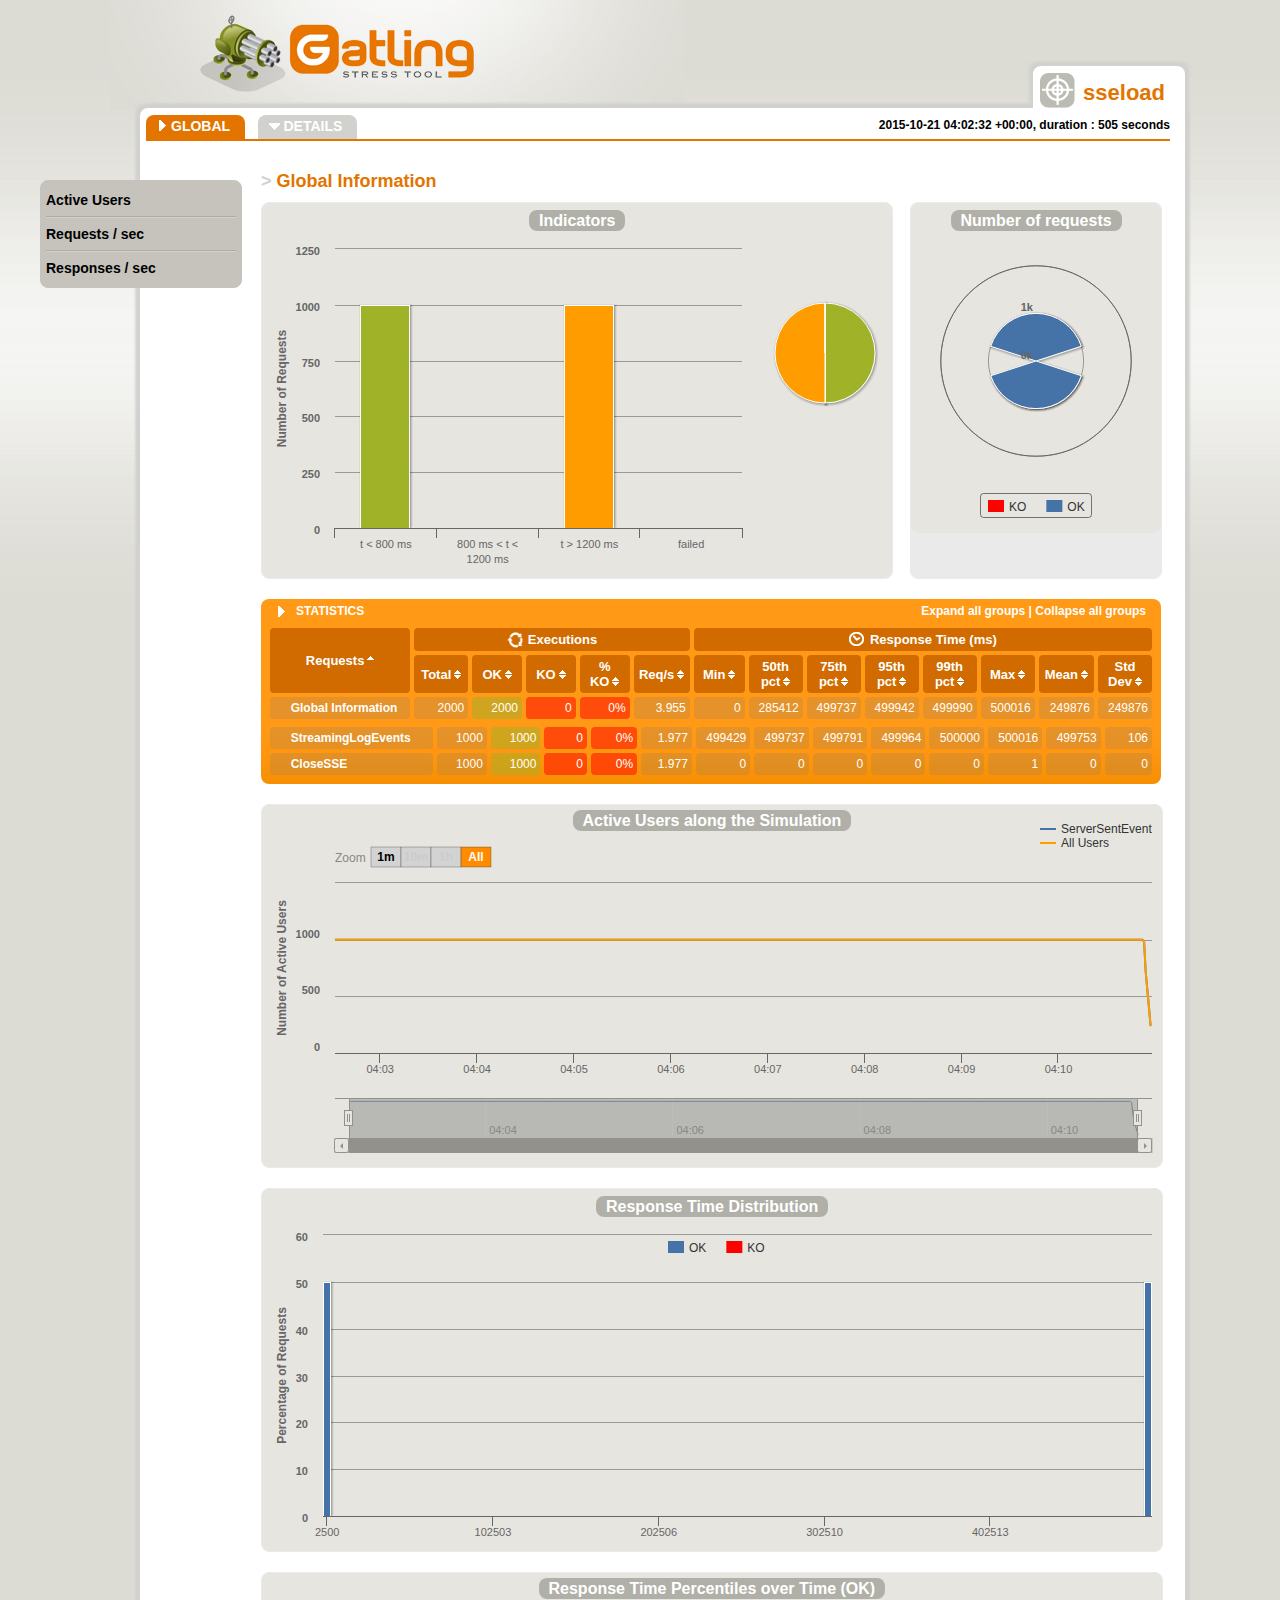
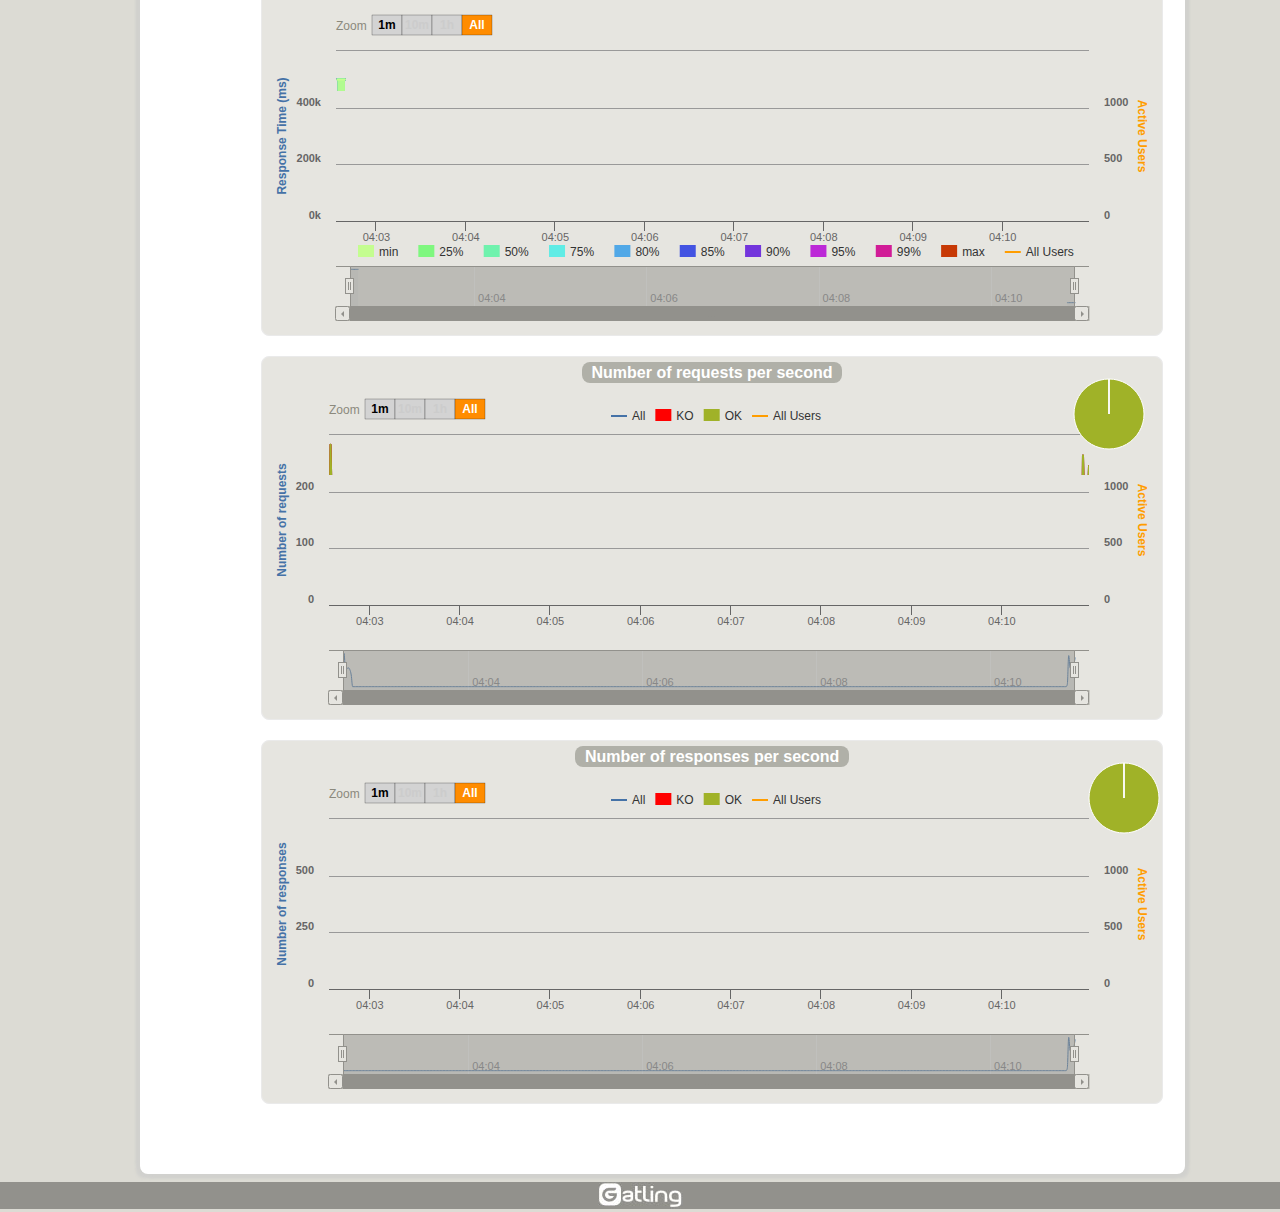
<file: results/sseload-1445400152360/index.html>
<!DOCTYPE html>
<html>
<head>
<meta charset="UTF-8">
<link rel="shortcut icon" type="image/x-icon" href="style/favicon.ico"/>
<link href="style/style.css" rel="stylesheet" type="text/css" />
<link href="style/bootstrap.min.css" rel="stylesheet" type="text/css" />
<script type="text/javascript" src="js/jquery.min.js"></script>
<script type="text/javascript" src="js/bootstrap.min.js"></script>
<script type="text/javascript" src="js/gatling.js"></script>
<script type="text/javascript" src="js/moment.min.js"></script>
<script type="text/javascript" src="js/menu.js"></script>
<script type="text/javascript" src="js/all_sessions.js"></script>
<script type="text/javascript" src="js/stats.js"></script>
<script type="text/javascript" src="js/highstock.js"></script>
<script type="text/javascript" src="js/highcharts-more.js"></script>
<script type="text/javascript" src="js/theme.js"></script>
<title>Gatling Stats - Global Information</title>
</head>
<body>
<div class="frise"></div>
<div class="container details">
    <div class="head">
        <a href="http://gatling.io" target="blank_" title="Gatling Home Page"><img alt="Gatling" src="style/logo.png"/></a>
    </div>
    <div class="main">
        <div class="cadre">
                <div class="onglet">
                    <img src="style/cible.png" />
                    <p><span>sseload</span></p>
                </div>
                <div class="content">
                    <div class="sous-menu">
                        <div class="item ouvert"><a href="index.html">GLOBAL</a></div>
                        <div class="item "><a id="details_link" href="#">DETAILS</a></div>
                        <script type="text/javascript">
                          var timestamp = 1445400152360;
                          var runStartHumanDate = moment(timestamp).format("YYYY-MM-DD HH:mm:ss Z");
                          document.writeln("<p class='sim_desc' title='"+ runStartHumanDate +", duration : 505 seconds' data-content=''>");
                          document.writeln("<b>" + runStartHumanDate + ", duration : 505 seconds </b>");
                          document.writeln("</p>");
                        </script>
                    </div>
                    <div class="content-in">
                        <h1><span>> </span>Global Information</h1>
                        <div class="article">
                            
            <div class="schema polar">
              <div id="container_number_of_requests"></div>
            </div>

            <div class="schema demi">
              <div id="container_indicators" class="demi"></div>
            </div>

                        <div class="statistics extensible-geant collapsed">
                            <div class="title">
                                <div class="right">
                                    <span class="expand-all-button">Expand all groups</span> | <span class="collapse-all-button">Collapse all groups</span>
                                </div>
                                <div id="statistics_title" class="title_collapsed">STATISTICS <span>(Click here to show more)</span></div>
                            </div>
                            <table id="container_statistics_head" class="statistics-in extensible-geant">
                                <thead>
                                    <tr>
                                        <th rowspan="2" id="col-1" class="header sortable sorted-up"><span>Requests</span></th>
                                        <th colspan="5" class="header"><span class="executions">Executions</span></th>
                                        <th colspan="8" class="header"><span class="response-time">Response Time (ms)</span></th>
                                    </tr>
                                    <tr>
                                        <th id="col-2" class="header sortable"><span>Total</span></th>
                                        <th id="col-3" class="header sortable"><span>OK</span></th>
                                        <th id="col-4" class="header sortable"><span>KO</span></th>
                                        <th id="col-5" class="header sortable"><span>% KO</span></th>
                                        <th id="col-6" class="header sortable"><span>Req/s</span></th>
                                        <th id="col-7" class="header sortable"><span>Min</span></th>
<th id="col-8" class="header sortable"><span>50th pct</span></th>
<th id="col-9" class="header sortable"><span>75th pct</span></th>
<th id="col-10" class="header sortable"><span>95th pct</span></th>
<th id="col-11" class="header sortable"><span>99th pct</span></th>
<th id="col-12" class="header sortable"><span>Max</span></th>
<th id="col-13" class="header sortable"><span>Mean</span></th>
<th id="col-14" class="header sortable"><span>Std Dev</span></th>
                                    </tr>
                                </thead>
                                <tbody></tbody>
                            </table>
                            <div class="scrollable">
                                <table id="container_statistics_body" class="statistics-in extensible-geant">
                                    <tbody></tbody>
                                </table>
                            </div>
                        </div>

            <div class="schema geant">
              <a name="active_users"></a>
              <div id="container_active_users" class="geant"></div>
            </div>

            <div class="schema geant">
              <div id="container_distrib" class="geant"></div>
            </div>

            <div class="schema geant">
              <div id="container" class="geant"></div>
            </div>

            <div class="schema geant">
              <a name="requests"></a>
                <div id="container_requests" class="geant"></div>
            </div>

            <div class="schema geant">
              <a name="responses"></a>
                <div id="container_responses" class="geant"></div>
            </div>

                        </div>
                    </div>
                </div>
        </div>
    </div>
    <div class="nav">
        <ul></ul>
    </div>
</div>
<div class="foot">
    <a href="http://gatling.io" title="Gatling Home Page"><img alt="Gatling" src="style/logo-gatling.jpg"/></a>
</div>
<script type="text/javascript">
    var pageStats = stats.stats;
    $(document).ready(function() {
        $('.sim_desc').popover({trigger:'hover', placement:'bottom'});
        setDetailsLinkUrl();
        setGlobalMenu();
        setActiveMenu();
        fillStats(pageStats);
        
function numberOfRequestsDataForGroup(group) {
  var data = {names: [], oks: [], kos: []};

  $.each(group.contents, function(contentName, content) {
    if (content.type == 'GROUP') {
      var result = numberOfRequestsDataForGroup(content);
      data.names = data.names.concat(result.names);
      data.oks = data.oks.concat(result.oks);
      data.kos = data.kos.concat(result.kos);
    }
    else if (content.type == 'REQUEST') {
      data.names.push(content.path);
      data.oks.push(parseInt(content.stats.numberOfRequests.ok));
      data.kos.push(parseInt(content.stats.numberOfRequests.ko));
    }
  });

  return data;
}

var numberOfRequestsData = numberOfRequestsDataForGroup(stats);

new Highcharts.Chart({
  chart: {
    renderTo:'container_number_of_requests',
    polar:true,
    type:'column',
    height:330
  },
  credits:{
    enabled:false
  },
  title:{
    text:'<span class="chart_title">Number of requests</span>',
    useHTML: true
  },
  xAxis:{
    tickmarkPlacement:'on',
    tickInterval: 1,
    categories:numberOfRequestsData.names,
    labels:{ enabled:false }
  },
  yAxis:{
    min:0
  },
  plotOptions:{
    series:{
      stacking:'normal',
      groupPadding:0,
      pointPlacement:'on',
      shadow: true
    }
  },
  legend: {
    	borderWidth: 0.5,
      borderRadius: 3,
      borderColor: 'black',
      itemStyle: { fontWeight: "normal" }
  },
  series:[
    {
      name:'KO',
      data:numberOfRequestsData.kos,
      color:"#FF0000"
    },
    {
      name:'OK',
      data:numberOfRequestsData.oks,
      color:"#4572A7"
    }
  ]
});

Highcharts.setOptions({
  global: { useUTC: false }
});

var indicatorsChart = new Highcharts.Chart({
  chart: {
    renderTo: 'container_indicators',
    marginRight: 150
  },
  credits: { enabled: false },
  legend: { enabled: false },
  title: { text: 'A title to let highcharts reserve the place for the title set later' },
  xAxis: {
    categories: [
      pageStats.group1.name,
      pageStats.group2.name,
      pageStats.group3.name,
      pageStats.group4.name
    ]
  },
  yAxis: {
    title: { text: 'Number of Requests' }
  },
  tooltip: {
    formatter: function() {
      var s;
      if (this.point.name) { // the pie chart
        s = ''+ this.point.name +': '+ this.y +'% requests';
      } else {
        s = ''+ this.y + ' requests';
      }
      return s;
    }
  },
  plotOptions: {
    series: {
      stacking: 'normal',
      shadow: true
    }
  },
  series: [
    {
      type: 'column',
      color: '#A0B228',
      data: [pageStats.group1.count,0,0,0],
      tooltip: { yDecimals: 0, ySuffix: 'ms' }
    },
    {
      type: 'column',
      color: '#FFDD00',
      data: [0,pageStats.group2.count,0,0],
      tooltip: { yDecimals: 0, ySuffix: 'ms' }
    },
    {
      type: 'column',
      color: '#FF9D00',
      data: [0,0,pageStats.group3.count,0],
      tooltip: { yDecimals: 0, ySuffix: 'ms' }
    },
    {
      type: 'column',
      color: '#FF0000',
      data: [0,0,0,pageStats.group4.count],
      tooltip: { yDecimals: 0, ySuffix: 'ms' }
    },
    {
      type: 'pie',
      name: 'Percentages',
      data: [
        {
          name: pageStats.group1.name,
          y: pageStats.group1.percentage,
          color: '#A0B228'
        },
        {
          name: pageStats.group2.name,
          y: pageStats.group2.percentage,
          color: '#FFDD00'
        },
        {
          name: pageStats.group3.name,
          y: pageStats.group3.percentage,
          color: '#FF9D00'
        },
        {
          name: pageStats.group4.name,
          y: pageStats.group4.percentage,
          color: '#FF0000'
        }
      ],
      center: [470, 85],
      size: 100,
      showInLegend: false,
      dataLabels: { enabled: false }
    }
  ]
});

indicatorsChart.setTitle({
  text: '<span class="chart_title">Indicators</span>',
  useHTML: true
});

	    $('#container_exceptions').sortable('#container_exceptions');
    

  function shortenNameAndDisplayFullOnHover(name){
   if (name.length < 20)
       return name;
   else
     return "<span class='tooltipContent'>"+name+"</span>" + name.substr(0,8)+"..."+name.substr(name.length-8,name.length);
  }

function generateHtmlRow(request, level, index, parent, group) {
    if (request.name == 'Global Information')
        var url = 'index.html';
    else
        var url = request.pathFormatted + '.html';

    if (group)
        var expandButtonStyle = '';
    else
        var expandButtonStyle = ' hidden';

    if (request.stats.numberOfRequests.total != 0)
        var koPercent = (request.stats.numberOfRequests.ko * 100 / request.stats.numberOfRequests.total).toFixed(0) + '%';
    else
        var koPercent = '-'

    return '<tr id="' + request.pathFormatted + '" class="child-of-' + parent + '"> \
        <td class="total col-1"> \
            <span id="' + request.pathFormatted + '" style="margin-left: ' + (level * 10) + 'px;" class="expand-button' + expandButtonStyle + '">&nbsp;</span> \
            <a href="' + url +'" class="withTooltip">' + shortenNameAndDisplayFullOnHover(request.name) + '</a><span class="value" style="display:none;">' + index + '</span> \
        </td> \
        <td class="value total col-2">' + request.stats.numberOfRequests.total + '</td> \
        <td class="value ok col-3">' + request.stats.numberOfRequests.ok + '</td> \
        <td class="value ko col-4">' + request.stats.numberOfRequests.ko + '</td> \
        <td class="value ko col-5">' + koPercent + '</td> \
        <td class="value total col-6">' + request.stats.meanNumberOfRequestsPerSecond.total + '</td> \
        <td class="value total col-7">' + request.stats.minResponseTime.total + '</td> \
        <td class="value total col-8">' + request.stats.percentiles1.total + '</td> \
        <td class="value total col-9">' + request.stats.percentiles2.total + '</td> \
        <td class="value total col-10">' + request.stats.percentiles3.total + '</td> \
        <td class="value total col-11">' + request.stats.percentiles4.total + '</td> \
        <td class="value total col-12">' + request.stats.maxResponseTime.total + '</td> \
        <td class="value total col-13">' + request.stats.meanResponseTime.total + '</td> \
        <td class="value total col-14">' + request.stats.standardDeviation.total + '</td> \
        </tr>';
}

function generateHtmlRowsForGroup(group, level, index, parent) {
    var buffer = '';

    if (!parent)
        parent = 'ROOT';
    else {
        buffer += generateHtmlRow(group, level - 1, index, parent, true);
        index++;
        parent = group.pathFormatted;
    }

    $.each(group.contents, function(contentName, content) {
        if (content.type == 'GROUP') {
            var result = generateHtmlRowsForGroup(content, level + 1, index, parent);
            buffer += result.html;
            index = result.index;
        }
        else if (content.type == 'REQUEST') {
            buffer += generateHtmlRow(content, level, index, parent);
            index++;
        }
    });

    return { html: buffer, index: index };
}

$('#container_statistics_head tbody').append(generateHtmlRow(stats, 0, 0));

var lines = generateHtmlRowsForGroup(stats, 0, 0)
$('#container_statistics_body tbody').append(lines.html);

$('#container_statistics_head').sortable('#container_statistics_body');
$('.statistics').expandable();

if (lines.index < 30) {
    $('#statistics_title span').attr('style', 'display: none;');
    $('#statistics_title').attr('style', 'cursor: auto;')
}
else {
    $('#statistics_title').click(function(){
        $(this).toggleClass('title_collapsed').toggleClass('title_not_collapsed');
        $('#container_statistics_body').parent().toggleClass('scrollable').toggleClass('');
    });
}

	    $('#container_errors').sortable('#container_errors');
    
allUsersData.yAxis = 0;

var allUsersChart = new Highcharts.StockChart({
  chart: {
    renderTo: 'container_active_users',
    zoomType: 'x'
  },
  credits: { enabled: false },
  legend: {
    enabled: true,
    floating: true,
    align: 'right',
    verticalAlign: 'top',
    layout: 'vertical',
    borderWidth: 0,
    itemStyle: { fontWeight: "normal" }
  },
  title: { text: 'A title to let highcharts reserve the place for the title set later' },
  rangeSelector: {
    buttonSpacing: 0,
    buttonTheme: {
      fill: 'LightGrey',
      padding: 1,
      stroke: 'Black',
      'stroke-width': 0.25,
      style: {
        color: 'Black',
        fontWeight: 'bold',
      },
      states: {
        stroke: 'Black',
        'stroke-width': 0.25,
        hover: {
          fill: 'DarkGrey',
          style: { color: 'black' }
        },
        select: {
          fill: 'DarkOrange',
          style: { color: 'white' }
        }
      }
    },
    buttons : [
      {
        type : 'minute',
        count : 1,
        text : '1m'
      }, {
        type : 'minute',
        count : 10,
        text : '10m'
      }, {
        type : 'hour',
        count : 1,
        text : '1h'
      }, {
        type : 'all',
        count : 1,
        text : 'All'
      }
    ],
    selected : 3,
    inputEnabled : false
  },
  xAxis: {
    type: 'datetime',
    ordinal: false,
    maxZoom: 10000 // three days
  },
  yAxis: {
    title: { text: 'Number of Active Users' },
    opposite: false,
    min: 0
  },
  series: [
    {
color: '#4572A7',
name: 'ServerSentEvent',
data: [
  [1445400152898,1000],[1445400153898,1000],[1445400154898,1000],[1445400155898,1000],[1445400156898,1000],[1445400157898,1000],[1445400158898,1000],[1445400159898,1000],[1445400160898,1000],[1445400161898,1000],[1445400162898,1000],[1445400163898,1000],[1445400164898,1000],[1445400165898,1000],[1445400166898,1000],[1445400167898,1000],[1445400168898,1000],[1445400169898,1000],[1445400170898,1000],[1445400171898,1000],[1445400172898,1000],[1445400173898,1000],[1445400174898,1000],[1445400175898,1000],[1445400176898,1000],[1445400177898,1000],[1445400178898,1000],[1445400179898,1000],[1445400180898,1000],[1445400181898,1000],[1445400182898,1000],[1445400183898,1000],[1445400184898,1000],[1445400185898,1000],[1445400186898,1000],[1445400187898,1000],[1445400188898,1000],[1445400189898,1000],[1445400190898,1000],[1445400191898,1000],[1445400192898,1000],[1445400193898,1000],[1445400194898,1000],[1445400195898,1000],[1445400196898,1000],[1445400197898,1000],[1445400198898,1000],[1445400199898,1000],[1445400200898,1000],[1445400201898,1000],[1445400202898,1000],[1445400203898,1000],[1445400204898,1000],[1445400205898,1000],[1445400206898,1000],[1445400207898,1000],[1445400208898,1000],[1445400209898,1000],[1445400210898,1000],[1445400211898,1000],[1445400212898,1000],[1445400213898,1000],[1445400214898,1000],[1445400215898,1000],[1445400216898,1000],[1445400217898,1000],[1445400218898,1000],[1445400219898,1000],[1445400220898,1000],[1445400221898,1000],[1445400222898,1000],[1445400223898,1000],[1445400224898,1000],[1445400225898,1000],[1445400226898,1000],[1445400227898,1000],[1445400228898,1000],[1445400229898,1000],[1445400230898,1000],[1445400231898,1000],[1445400232898,1000],[1445400233898,1000],[1445400234898,1000],[1445400235898,1000],[1445400236898,1000],[1445400237898,1000],[1445400238898,1000],[1445400239898,1000],[1445400240898,1000],[1445400241898,1000],[1445400242898,1000],[1445400243898,1000],[1445400244898,1000],[1445400245898,1000],[1445400246898,1000],[1445400247898,1000],[1445400248898,1000],[1445400249898,1000],[1445400250898,1000],[1445400251898,1000],[1445400252898,1000],[1445400253898,1000],[1445400254898,1000],[1445400255898,1000],[1445400256898,1000],[1445400257898,1000],[1445400258898,1000],[1445400259898,1000],[1445400260898,1000],[1445400261898,1000],[1445400262898,1000],[1445400263898,1000],[1445400264898,1000],[1445400265898,1000],[1445400266898,1000],[1445400267898,1000],[1445400268898,1000],[1445400269898,1000],[1445400270898,1000],[1445400271898,1000],[1445400272898,1000],[1445400273898,1000],[1445400274898,1000],[1445400275898,1000],[1445400276898,1000],[1445400277898,1000],[1445400278898,1000],[1445400279898,1000],[1445400280898,1000],[1445400281898,1000],[1445400282898,1000],[1445400283898,1000],[1445400284898,1000],[1445400285898,1000],[1445400286898,1000],[1445400287898,1000],[1445400288898,1000],[1445400289898,1000],[1445400290898,1000],[1445400291898,1000],[1445400292898,1000],[1445400293898,1000],[1445400294898,1000],[1445400295898,1000],[1445400296898,1000],[1445400297898,1000],[1445400298898,1000],[1445400299898,1000],[1445400300898,1000],[1445400301898,1000],[1445400302898,1000],[1445400303898,1000],[1445400304898,1000],[1445400305898,1000],[1445400306898,1000],[1445400307898,1000],[1445400308898,1000],[1445400309898,1000],[1445400310898,1000],[1445400311898,1000],[1445400312898,1000],[1445400313898,1000],[1445400314898,1000],[1445400315898,1000],[1445400316898,1000],[1445400317898,1000],[1445400318898,1000],[1445400319898,1000],[1445400320898,1000],[1445400321898,1000],[1445400322898,1000],[1445400323898,1000],[1445400324898,1000],[1445400325898,1000],[1445400326898,1000],[1445400327898,1000],[1445400328898,1000],[1445400329898,1000],[1445400330898,1000],[1445400331898,1000],[1445400332898,1000],[1445400333898,1000],[1445400334898,1000],[1445400335898,1000],[1445400336898,1000],[1445400337898,1000],[1445400338898,1000],[1445400339898,1000],[1445400340898,1000],[1445400341898,1000],[1445400342898,1000],[1445400343898,1000],[1445400344898,1000],[1445400345898,1000],[1445400346898,1000],[1445400347898,1000],[1445400348898,1000],[1445400349898,1000],[1445400350898,1000],[1445400351898,1000],[1445400352898,1000],[1445400353898,1000],[1445400354898,1000],[1445400355898,1000],[1445400356898,1000],[1445400357898,1000],[1445400358898,1000],[1445400359898,1000],[1445400360898,1000],[1445400361898,1000],[1445400362898,1000],[1445400363898,1000],[1445400364898,1000],[1445400365898,1000],[1445400366898,1000],[1445400367898,1000],[1445400368898,1000],[1445400369898,1000],[1445400370898,1000],[1445400371898,1000],[1445400372898,1000],[1445400373898,1000],[1445400374898,1000],[1445400375898,1000],[1445400376898,1000],[1445400377898,1000],[1445400378898,1000],[1445400379898,1000],[1445400380898,1000],[1445400381898,1000],[1445400382898,1000],[1445400383898,1000],[1445400384898,1000],[1445400385898,1000],[1445400386898,1000],[1445400387898,1000],[1445400388898,1000],[1445400389898,1000],[1445400390898,1000],[1445400391898,1000],[1445400392898,1000],[1445400393898,1000],[1445400394898,1000],[1445400395898,1000],[1445400396898,1000],[1445400397898,1000],[1445400398898,1000],[1445400399898,1000],[1445400400898,1000],[1445400401898,1000],[1445400402898,1000],[1445400403898,1000],[1445400404898,1000],[1445400405898,1000],[1445400406898,1000],[1445400407898,1000],[1445400408898,1000],[1445400409898,1000],[1445400410898,1000],[1445400411898,1000],[1445400412898,1000],[1445400413898,1000],[1445400414898,1000],[1445400415898,1000],[1445400416898,1000],[1445400417898,1000],[1445400418898,1000],[1445400419898,1000],[1445400420898,1000],[1445400421898,1000],[1445400422898,1000],[1445400423898,1000],[1445400424898,1000],[1445400425898,1000],[1445400426898,1000],[1445400427898,1000],[1445400428898,1000],[1445400429898,1000],[1445400430898,1000],[1445400431898,1000],[1445400432898,1000],[1445400433898,1000],[1445400434898,1000],[1445400435898,1000],[1445400436898,1000],[1445400437898,1000],[1445400438898,1000],[1445400439898,1000],[1445400440898,1000],[1445400441898,1000],[1445400442898,1000],[1445400443898,1000],[1445400444898,1000],[1445400445898,1000],[1445400446898,1000],[1445400447898,1000],[1445400448898,1000],[1445400449898,1000],[1445400450898,1000],[1445400451898,1000],[1445400452898,1000],[1445400453898,1000],[1445400454898,1000],[1445400455898,1000],[1445400456898,1000],[1445400457898,1000],[1445400458898,1000],[1445400459898,1000],[1445400460898,1000],[1445400461898,1000],[1445400462898,1000],[1445400463898,1000],[1445400464898,1000],[1445400465898,1000],[1445400466898,1000],[1445400467898,1000],[1445400468898,1000],[1445400469898,1000],[1445400470898,1000],[1445400471898,1000],[1445400472898,1000],[1445400473898,1000],[1445400474898,1000],[1445400475898,1000],[1445400476898,1000],[1445400477898,1000],[1445400478898,1000],[1445400479898,1000],[1445400480898,1000],[1445400481898,1000],[1445400482898,1000],[1445400483898,1000],[1445400484898,1000],[1445400485898,1000],[1445400486898,1000],[1445400487898,1000],[1445400488898,1000],[1445400489898,1000],[1445400490898,1000],[1445400491898,1000],[1445400492898,1000],[1445400493898,1000],[1445400494898,1000],[1445400495898,1000],[1445400496898,1000],[1445400497898,1000],[1445400498898,1000],[1445400499898,1000],[1445400500898,1000],[1445400501898,1000],[1445400502898,1000],[1445400503898,1000],[1445400504898,1000],[1445400505898,1000],[1445400506898,1000],[1445400507898,1000],[1445400508898,1000],[1445400509898,1000],[1445400510898,1000],[1445400511898,1000],[1445400512898,1000],[1445400513898,1000],[1445400514898,1000],[1445400515898,1000],[1445400516898,1000],[1445400517898,1000],[1445400518898,1000],[1445400519898,1000],[1445400520898,1000],[1445400521898,1000],[1445400522898,1000],[1445400523898,1000],[1445400524898,1000],[1445400525898,1000],[1445400526898,1000],[1445400527898,1000],[1445400528898,1000],[1445400529898,1000],[1445400530898,1000],[1445400531898,1000],[1445400532898,1000],[1445400533898,1000],[1445400534898,1000],[1445400535898,1000],[1445400536898,1000],[1445400537898,1000],[1445400538898,1000],[1445400539898,1000],[1445400540898,1000],[1445400541898,1000],[1445400542898,1000],[1445400543898,1000],[1445400544898,1000],[1445400545898,1000],[1445400546898,1000],[1445400547898,1000],[1445400548898,1000],[1445400549898,1000],[1445400550898,1000],[1445400551898,1000],[1445400552898,1000],[1445400553898,1000],[1445400554898,1000],[1445400555898,1000],[1445400556898,1000],[1445400557898,1000],[1445400558898,1000],[1445400559898,1000],[1445400560898,1000],[1445400561898,1000],[1445400562898,1000],[1445400563898,1000],[1445400564898,1000],[1445400565898,1000],[1445400566898,1000],[1445400567898,1000],[1445400568898,1000],[1445400569898,1000],[1445400570898,1000],[1445400571898,1000],[1445400572898,1000],[1445400573898,1000],[1445400574898,1000],[1445400575898,1000],[1445400576898,1000],[1445400577898,1000],[1445400578898,1000],[1445400579898,1000],[1445400580898,1000],[1445400581898,1000],[1445400582898,1000],[1445400583898,1000],[1445400584898,1000],[1445400585898,1000],[1445400586898,1000],[1445400587898,1000],[1445400588898,1000],[1445400589898,1000],[1445400590898,1000],[1445400591898,1000],[1445400592898,1000],[1445400593898,1000],[1445400594898,1000],[1445400595898,1000],[1445400596898,1000],[1445400597898,1000],[1445400598898,1000],[1445400599898,1000],[1445400600898,1000],[1445400601898,1000],[1445400602898,1000],[1445400603898,1000],[1445400604898,1000],[1445400605898,1000],[1445400606898,1000],[1445400607898,1000],[1445400608898,1000],[1445400609898,1000],[1445400610898,1000],[1445400611898,1000],[1445400612898,1000],[1445400613898,1000],[1445400614898,1000],[1445400615898,1000],[1445400616898,1000],[1445400617898,1000],[1445400618898,1000],[1445400619898,1000],[1445400620898,1000],[1445400621898,1000],[1445400622898,1000],[1445400623898,1000],[1445400624898,1000],[1445400625898,1000],[1445400626898,1000],[1445400627898,1000],[1445400628898,1000],[1445400629898,1000],[1445400630898,1000],[1445400631898,1000],[1445400632898,1000],[1445400633898,1000],[1445400634898,1000],[1445400635898,1000],[1445400636898,1000],[1445400637898,1000],[1445400638898,1000],[1445400639898,1000],[1445400640898,1000],[1445400641898,1000],[1445400642898,1000],[1445400643898,1000],[1445400644898,1000],[1445400645898,1000],[1445400646898,1000],[1445400647898,1000],[1445400648898,1000],[1445400649898,1000],[1445400650898,1000],[1445400651898,1000],[1445400652898,1000],[1445400653898,981],[1445400654898,717],[1445400655898,559],[1445400656898,404],[1445400657898,245]
],
tooltip: { yDecimals: 0, ySuffix: '', valueDecimals: 0 }
},

    allUsersData
  ]
});


allUsersChart.setTitle({
  text: '<span class="chart_title">Active Users along the Simulation</span>',
  useHTML: true
});

allUsersData.yAxis = 1;

var responseTimeDistributionChart = new Highcharts.Chart({
  chart: {
    renderTo: 'container_distrib',
    type: 'column'
  },
  credits: {
    enabled: false
  },
  legend: {
    enabled: true,
    floating: true,
    y: -285,
    borderWidth: 0,
    itemStyle: {
      fontWeight: "normal"
    }
  },
  title: {
    text: 'A title to let highcharts reserve the place for the title set later'
  },
  xAxis: {
    categories: ['2500', '7500', '12500', '17501', '22501', '27501', '32501', '37501', '42501', '47502', '52502', '57502', '62502', '67502', '72502', '77502', '82503', '87503', '92503', '97503', '102503', '107503', '112504', '117504', '122504', '127504', '132504', '137504', '142505', '147505', '152505', '157505', '162505', '167505', '172506', '177506', '182506', '187506', '192506', '197506', '202506', '207507', '212507', '217507', '222507', '227507', '232507', '237508', '242508', '247508', '252508', '257508', '262508', '267509', '272509', '277509', '282509', '287509', '292509', '297510', '302510', '307510', '312510', '317510', '322510', '327510', '332511', '337511', '342511', '347511', '352511', '357511', '362512', '367512', '372512', '377512', '382512', '387512', '392513', '397513', '402513', '407513', '412513', '417513', '422514', '427514', '432514', '437514', '442514', '447514', '452514', '457515', '462515', '467515', '472515', '477515', '482515', '487516', '492516', '497516'],
    tickInterval: 20
  },
  yAxis: {
    min: 0,
    title: {
      text: 'Percentage of Requests'
    }
  },
  tooltip: {
    formatter: function() {
      return '<b>'+ this.x +' ms</b><br/>'+
      this.series.name +': '+ this.y +' %<br/>'+
      'Total: '+ this.point.stackTotal + ' %';
    }
  },
  plotOptions: {
    series: {
      groupPadding: 0,
      stacking: 'normal',
      shadow: true
    }
  },
  series: [
  	{
type: 'column',
color: '#4572A7',
name: 'OK',
data: [
  50.0,0.0,0.0,0.0,0.0,0.0,0.0,0.0,0.0,0.0,0.0,0.0,0.0,0.0,0.0,0.0,0.0,0.0,0.0,0.0,0.0,0.0,0.0,0.0,0.0,0.0,0.0,0.0,0.0,0.0,0.0,0.0,0.0,0.0,0.0,0.0,0.0,0.0,0.0,0.0,0.0,0.0,0.0,0.0,0.0,0.0,0.0,0.0,0.0,0.0,0.0,0.0,0.0,0.0,0.0,0.0,0.0,0.0,0.0,0.0,0.0,0.0,0.0,0.0,0.0,0.0,0.0,0.0,0.0,0.0,0.0,0.0,0.0,0.0,0.0,0.0,0.0,0.0,0.0,0.0,0.0,0.0,0.0,0.0,0.0,0.0,0.0,0.0,0.0,0.0,0.0,0.0,0.0,0.0,0.0,0.0,0.0,0.0,0.0,50.0
],
tooltip: { yDecimals: 0, ySuffix: 'ms' }
},
  	{
type: 'column',
color: '#FF0000',
name: 'KO',
data: [
  0.0,0.0,0.0,0.0,0.0,0.0,0.0,0.0,0.0,0.0,0.0,0.0,0.0,0.0,0.0,0.0,0.0,0.0,0.0,0.0,0.0,0.0,0.0,0.0,0.0,0.0,0.0,0.0,0.0,0.0,0.0,0.0,0.0,0.0,0.0,0.0,0.0,0.0,0.0,0.0,0.0,0.0,0.0,0.0,0.0,0.0,0.0,0.0,0.0,0.0,0.0,0.0,0.0,0.0,0.0,0.0,0.0,0.0,0.0,0.0,0.0,0.0,0.0,0.0,0.0,0.0,0.0,0.0,0.0,0.0,0.0,0.0,0.0,0.0,0.0,0.0,0.0,0.0,0.0,0.0,0.0,0.0,0.0,0.0,0.0,0.0,0.0,0.0,0.0,0.0,0.0,0.0,0.0,0.0,0.0,0.0,0.0,0.0,0.0,0.0
],
tooltip: { yDecimals: 0, ySuffix: 'ms' }
}
  ]
});

responseTimeDistributionChart.setTitle({
  text: '<span class="chart_title">Response Time Distribution</span>',
  useHTML: true
});

var responseTimeChart = new Highcharts.StockChart({
  chart: {
    renderTo: 'container',
    zoomType: 'x'
  },
  colors: ['#C4FD90', '#7FF77F', '#6FF2AD', '#60ECE5', '#51A8E7', '#4353E2', '#7335DC', '#BC28D7', '#D11C97', '#C73905', 'Orange'],
  credits: { enabled: false },
  legend: {
    enabled: true,
    floating: true,
    y: -65,
    borderWidth: 0,
    itemStyle: { fontWeight: "normal" }
  },
  title: { text: 'A title to let highcharts reserve the place for the title set later' },
  navigator: { baseSeries: 9 },
  rangeSelector: {
    rangeSelector: { align: "left" },
    buttonSpacing: 0,
    buttonTheme: {
      fill: 'LightGrey',
      padding: 1,
      stroke: 'Black',
      'stroke-width': 0.25,
      style: {
        color: 'Black',
        fontWeight: 'bold',
      },
      states: {
        stroke: 'Black',
        'stroke-width': 0.25,
        hover: {
          fill: 'DarkGrey',
          style: { color: 'black' }
        },
        select: {
          fill: 'DarkOrange',
          style: { color: 'white' }
        }
      }
    },
    buttons : [
      {
        type : 'minute',
        count : 1,
        text : '1m'
      }, {
        type : 'minute',
        count : 10,
        text : '10m'
      }, {
        type : 'hour',
        count : 1,
        text : '1h'
      }, {
        type : 'all',
        count : 1,
        text : 'All'
      }
    ],
    selected : 3,
    inputEnabled : false
  },
  xAxis: {
    type: 'datetime',
    ordinal: false,
    maxZoom: 10000 // three days
  },
  yAxis:[
    {
      min: 0,
      title: {
        text: 'Response Time (ms)',
        style: { color: '#4572A7' }
      },
      opposite: false
    }, {
      min: 0,
      title: {
        text: 'Active Users',
        style: { color: '#FF9D00' }
      },
      opposite: true
    }
  ],
  plotOptions: {
    arearange: { lineWidth: 1 },
    series: {
      dataGrouping: { enabled: false }
    }
  },
  series: [
  
    
         {
pointInterval: 1000,
name: 'min',
data: [
  [1445400152898,null],[1445400153898,499429],[1445400154898,499486],[1445400155898,499617],[1445400156898,499604],[1445400157898,499590],[1445400158898,499605],[1445400159898,null],[1445400160898,null],[1445400161898,null],[1445400162898,null],[1445400163898,null],[1445400164898,null],[1445400165898,null],[1445400166898,null],[1445400167898,null],[1445400168898,null],[1445400169898,null],[1445400170898,null],[1445400171898,null],[1445400172898,null],[1445400173898,null],[1445400174898,null],[1445400175898,null],[1445400176898,null],[1445400177898,null],[1445400178898,null],[1445400179898,null],[1445400180898,null],[1445400181898,null],[1445400182898,null],[1445400183898,null],[1445400184898,null],[1445400185898,null],[1445400186898,null],[1445400187898,null],[1445400188898,null],[1445400189898,null],[1445400190898,null],[1445400191898,null],[1445400192898,null],[1445400193898,null],[1445400194898,null],[1445400195898,null],[1445400196898,null],[1445400197898,null],[1445400198898,null],[1445400199898,null],[1445400200898,null],[1445400201898,null],[1445400202898,null],[1445400203898,null],[1445400204898,null],[1445400205898,null],[1445400206898,null],[1445400207898,null],[1445400208898,null],[1445400209898,null],[1445400210898,null],[1445400211898,null],[1445400212898,null],[1445400213898,null],[1445400214898,null],[1445400215898,null],[1445400216898,null],[1445400217898,null],[1445400218898,null],[1445400219898,null],[1445400220898,null],[1445400221898,null],[1445400222898,null],[1445400223898,null],[1445400224898,null],[1445400225898,null],[1445400226898,null],[1445400227898,null],[1445400228898,null],[1445400229898,null],[1445400230898,null],[1445400231898,null],[1445400232898,null],[1445400233898,null],[1445400234898,null],[1445400235898,null],[1445400236898,null],[1445400237898,null],[1445400238898,null],[1445400239898,null],[1445400240898,null],[1445400241898,null],[1445400242898,null],[1445400243898,null],[1445400244898,null],[1445400245898,null],[1445400246898,null],[1445400247898,null],[1445400248898,null],[1445400249898,null],[1445400250898,null],[1445400251898,null],[1445400252898,null],[1445400253898,null],[1445400254898,null],[1445400255898,null],[1445400256898,null],[1445400257898,null],[1445400258898,null],[1445400259898,null],[1445400260898,null],[1445400261898,null],[1445400262898,null],[1445400263898,null],[1445400264898,null],[1445400265898,null],[1445400266898,null],[1445400267898,null],[1445400268898,null],[1445400269898,null],[1445400270898,null],[1445400271898,null],[1445400272898,null],[1445400273898,null],[1445400274898,null],[1445400275898,null],[1445400276898,null],[1445400277898,null],[1445400278898,null],[1445400279898,null],[1445400280898,null],[1445400281898,null],[1445400282898,null],[1445400283898,null],[1445400284898,null],[1445400285898,null],[1445400286898,null],[1445400287898,null],[1445400288898,null],[1445400289898,null],[1445400290898,null],[1445400291898,null],[1445400292898,null],[1445400293898,null],[1445400294898,null],[1445400295898,null],[1445400296898,null],[1445400297898,null],[1445400298898,null],[1445400299898,null],[1445400300898,null],[1445400301898,null],[1445400302898,null],[1445400303898,null],[1445400304898,null],[1445400305898,null],[1445400306898,null],[1445400307898,null],[1445400308898,null],[1445400309898,null],[1445400310898,null],[1445400311898,null],[1445400312898,null],[1445400313898,null],[1445400314898,null],[1445400315898,null],[1445400316898,null],[1445400317898,null],[1445400318898,null],[1445400319898,null],[1445400320898,null],[1445400321898,null],[1445400322898,null],[1445400323898,null],[1445400324898,null],[1445400325898,null],[1445400326898,null],[1445400327898,null],[1445400328898,null],[1445400329898,null],[1445400330898,null],[1445400331898,null],[1445400332898,null],[1445400333898,null],[1445400334898,null],[1445400335898,null],[1445400336898,null],[1445400337898,null],[1445400338898,null],[1445400339898,null],[1445400340898,null],[1445400341898,null],[1445400342898,null],[1445400343898,null],[1445400344898,null],[1445400345898,null],[1445400346898,null],[1445400347898,null],[1445400348898,null],[1445400349898,null],[1445400350898,null],[1445400351898,null],[1445400352898,null],[1445400353898,null],[1445400354898,null],[1445400355898,null],[1445400356898,null],[1445400357898,null],[1445400358898,null],[1445400359898,null],[1445400360898,null],[1445400361898,null],[1445400362898,null],[1445400363898,null],[1445400364898,null],[1445400365898,null],[1445400366898,null],[1445400367898,null],[1445400368898,null],[1445400369898,null],[1445400370898,null],[1445400371898,null],[1445400372898,null],[1445400373898,null],[1445400374898,null],[1445400375898,null],[1445400376898,null],[1445400377898,null],[1445400378898,null],[1445400379898,null],[1445400380898,null],[1445400381898,null],[1445400382898,null],[1445400383898,null],[1445400384898,null],[1445400385898,null],[1445400386898,null],[1445400387898,null],[1445400388898,null],[1445400389898,null],[1445400390898,null],[1445400391898,null],[1445400392898,null],[1445400393898,null],[1445400394898,null],[1445400395898,null],[1445400396898,null],[1445400397898,null],[1445400398898,null],[1445400399898,null],[1445400400898,null],[1445400401898,null],[1445400402898,null],[1445400403898,null],[1445400404898,null],[1445400405898,null],[1445400406898,null],[1445400407898,null],[1445400408898,null],[1445400409898,null],[1445400410898,null],[1445400411898,null],[1445400412898,null],[1445400413898,null],[1445400414898,null],[1445400415898,null],[1445400416898,null],[1445400417898,null],[1445400418898,null],[1445400419898,null],[1445400420898,null],[1445400421898,null],[1445400422898,null],[1445400423898,null],[1445400424898,null],[1445400425898,null],[1445400426898,null],[1445400427898,null],[1445400428898,null],[1445400429898,null],[1445400430898,null],[1445400431898,null],[1445400432898,null],[1445400433898,null],[1445400434898,null],[1445400435898,null],[1445400436898,null],[1445400437898,null],[1445400438898,null],[1445400439898,null],[1445400440898,null],[1445400441898,null],[1445400442898,null],[1445400443898,null],[1445400444898,null],[1445400445898,null],[1445400446898,null],[1445400447898,null],[1445400448898,null],[1445400449898,null],[1445400450898,null],[1445400451898,null],[1445400452898,null],[1445400453898,null],[1445400454898,null],[1445400455898,null],[1445400456898,null],[1445400457898,null],[1445400458898,null],[1445400459898,null],[1445400460898,null],[1445400461898,null],[1445400462898,null],[1445400463898,null],[1445400464898,null],[1445400465898,null],[1445400466898,null],[1445400467898,null],[1445400468898,null],[1445400469898,null],[1445400470898,null],[1445400471898,null],[1445400472898,null],[1445400473898,null],[1445400474898,null],[1445400475898,null],[1445400476898,null],[1445400477898,null],[1445400478898,null],[1445400479898,null],[1445400480898,null],[1445400481898,null],[1445400482898,null],[1445400483898,null],[1445400484898,null],[1445400485898,null],[1445400486898,null],[1445400487898,null],[1445400488898,null],[1445400489898,null],[1445400490898,null],[1445400491898,null],[1445400492898,null],[1445400493898,null],[1445400494898,null],[1445400495898,null],[1445400496898,null],[1445400497898,null],[1445400498898,null],[1445400499898,null],[1445400500898,null],[1445400501898,null],[1445400502898,null],[1445400503898,null],[1445400504898,null],[1445400505898,null],[1445400506898,null],[1445400507898,null],[1445400508898,null],[1445400509898,null],[1445400510898,null],[1445400511898,null],[1445400512898,null],[1445400513898,null],[1445400514898,null],[1445400515898,null],[1445400516898,null],[1445400517898,null],[1445400518898,null],[1445400519898,null],[1445400520898,null],[1445400521898,null],[1445400522898,null],[1445400523898,null],[1445400524898,null],[1445400525898,null],[1445400526898,null],[1445400527898,null],[1445400528898,null],[1445400529898,null],[1445400530898,null],[1445400531898,null],[1445400532898,null],[1445400533898,null],[1445400534898,null],[1445400535898,null],[1445400536898,null],[1445400537898,null],[1445400538898,null],[1445400539898,null],[1445400540898,null],[1445400541898,null],[1445400542898,null],[1445400543898,null],[1445400544898,null],[1445400545898,null],[1445400546898,null],[1445400547898,null],[1445400548898,null],[1445400549898,null],[1445400550898,null],[1445400551898,null],[1445400552898,null],[1445400553898,null],[1445400554898,null],[1445400555898,null],[1445400556898,null],[1445400557898,null],[1445400558898,null],[1445400559898,null],[1445400560898,null],[1445400561898,null],[1445400562898,null],[1445400563898,null],[1445400564898,null],[1445400565898,null],[1445400566898,null],[1445400567898,null],[1445400568898,null],[1445400569898,null],[1445400570898,null],[1445400571898,null],[1445400572898,null],[1445400573898,null],[1445400574898,null],[1445400575898,null],[1445400576898,null],[1445400577898,null],[1445400578898,null],[1445400579898,null],[1445400580898,null],[1445400581898,null],[1445400582898,null],[1445400583898,null],[1445400584898,null],[1445400585898,null],[1445400586898,null],[1445400587898,null],[1445400588898,null],[1445400589898,null],[1445400590898,null],[1445400591898,null],[1445400592898,null],[1445400593898,null],[1445400594898,null],[1445400595898,null],[1445400596898,null],[1445400597898,null],[1445400598898,null],[1445400599898,null],[1445400600898,null],[1445400601898,null],[1445400602898,null],[1445400603898,null],[1445400604898,null],[1445400605898,null],[1445400606898,null],[1445400607898,null],[1445400608898,null],[1445400609898,null],[1445400610898,null],[1445400611898,null],[1445400612898,null],[1445400613898,null],[1445400614898,null],[1445400615898,null],[1445400616898,null],[1445400617898,null],[1445400618898,null],[1445400619898,null],[1445400620898,null],[1445400621898,null],[1445400622898,null],[1445400623898,null],[1445400624898,null],[1445400625898,null],[1445400626898,null],[1445400627898,null],[1445400628898,null],[1445400629898,null],[1445400630898,null],[1445400631898,null],[1445400632898,null],[1445400633898,null],[1445400634898,null],[1445400635898,null],[1445400636898,null],[1445400637898,null],[1445400638898,null],[1445400639898,null],[1445400640898,null],[1445400641898,null],[1445400642898,null],[1445400643898,null],[1445400644898,null],[1445400645898,null],[1445400646898,null],[1445400647898,null],[1445400648898,null],[1445400649898,null],[1445400650898,null],[1445400651898,null],[1445400652898,0],[1445400653898,0],[1445400654898,0],[1445400655898,0],[1445400656898,0],[1445400657898,0]
],
tooltip: { yDecimals: 0, ySuffix: 'ms' },
type : 'area',
yAxis: 0,
zIndex: 10
},
         {
pointInterval: 1000,
name: '25%',
data: [
  [1445400152898,null],[1445400153898,499708],[1445400154898,499774],[1445400155898,499659],[1445400156898,499661],[1445400157898,499643],[1445400158898,499670],[1445400159898,null],[1445400160898,null],[1445400161898,null],[1445400162898,null],[1445400163898,null],[1445400164898,null],[1445400165898,null],[1445400166898,null],[1445400167898,null],[1445400168898,null],[1445400169898,null],[1445400170898,null],[1445400171898,null],[1445400172898,null],[1445400173898,null],[1445400174898,null],[1445400175898,null],[1445400176898,null],[1445400177898,null],[1445400178898,null],[1445400179898,null],[1445400180898,null],[1445400181898,null],[1445400182898,null],[1445400183898,null],[1445400184898,null],[1445400185898,null],[1445400186898,null],[1445400187898,null],[1445400188898,null],[1445400189898,null],[1445400190898,null],[1445400191898,null],[1445400192898,null],[1445400193898,null],[1445400194898,null],[1445400195898,null],[1445400196898,null],[1445400197898,null],[1445400198898,null],[1445400199898,null],[1445400200898,null],[1445400201898,null],[1445400202898,null],[1445400203898,null],[1445400204898,null],[1445400205898,null],[1445400206898,null],[1445400207898,null],[1445400208898,null],[1445400209898,null],[1445400210898,null],[1445400211898,null],[1445400212898,null],[1445400213898,null],[1445400214898,null],[1445400215898,null],[1445400216898,null],[1445400217898,null],[1445400218898,null],[1445400219898,null],[1445400220898,null],[1445400221898,null],[1445400222898,null],[1445400223898,null],[1445400224898,null],[1445400225898,null],[1445400226898,null],[1445400227898,null],[1445400228898,null],[1445400229898,null],[1445400230898,null],[1445400231898,null],[1445400232898,null],[1445400233898,null],[1445400234898,null],[1445400235898,null],[1445400236898,null],[1445400237898,null],[1445400238898,null],[1445400239898,null],[1445400240898,null],[1445400241898,null],[1445400242898,null],[1445400243898,null],[1445400244898,null],[1445400245898,null],[1445400246898,null],[1445400247898,null],[1445400248898,null],[1445400249898,null],[1445400250898,null],[1445400251898,null],[1445400252898,null],[1445400253898,null],[1445400254898,null],[1445400255898,null],[1445400256898,null],[1445400257898,null],[1445400258898,null],[1445400259898,null],[1445400260898,null],[1445400261898,null],[1445400262898,null],[1445400263898,null],[1445400264898,null],[1445400265898,null],[1445400266898,null],[1445400267898,null],[1445400268898,null],[1445400269898,null],[1445400270898,null],[1445400271898,null],[1445400272898,null],[1445400273898,null],[1445400274898,null],[1445400275898,null],[1445400276898,null],[1445400277898,null],[1445400278898,null],[1445400279898,null],[1445400280898,null],[1445400281898,null],[1445400282898,null],[1445400283898,null],[1445400284898,null],[1445400285898,null],[1445400286898,null],[1445400287898,null],[1445400288898,null],[1445400289898,null],[1445400290898,null],[1445400291898,null],[1445400292898,null],[1445400293898,null],[1445400294898,null],[1445400295898,null],[1445400296898,null],[1445400297898,null],[1445400298898,null],[1445400299898,null],[1445400300898,null],[1445400301898,null],[1445400302898,null],[1445400303898,null],[1445400304898,null],[1445400305898,null],[1445400306898,null],[1445400307898,null],[1445400308898,null],[1445400309898,null],[1445400310898,null],[1445400311898,null],[1445400312898,null],[1445400313898,null],[1445400314898,null],[1445400315898,null],[1445400316898,null],[1445400317898,null],[1445400318898,null],[1445400319898,null],[1445400320898,null],[1445400321898,null],[1445400322898,null],[1445400323898,null],[1445400324898,null],[1445400325898,null],[1445400326898,null],[1445400327898,null],[1445400328898,null],[1445400329898,null],[1445400330898,null],[1445400331898,null],[1445400332898,null],[1445400333898,null],[1445400334898,null],[1445400335898,null],[1445400336898,null],[1445400337898,null],[1445400338898,null],[1445400339898,null],[1445400340898,null],[1445400341898,null],[1445400342898,null],[1445400343898,null],[1445400344898,null],[1445400345898,null],[1445400346898,null],[1445400347898,null],[1445400348898,null],[1445400349898,null],[1445400350898,null],[1445400351898,null],[1445400352898,null],[1445400353898,null],[1445400354898,null],[1445400355898,null],[1445400356898,null],[1445400357898,null],[1445400358898,null],[1445400359898,null],[1445400360898,null],[1445400361898,null],[1445400362898,null],[1445400363898,null],[1445400364898,null],[1445400365898,null],[1445400366898,null],[1445400367898,null],[1445400368898,null],[1445400369898,null],[1445400370898,null],[1445400371898,null],[1445400372898,null],[1445400373898,null],[1445400374898,null],[1445400375898,null],[1445400376898,null],[1445400377898,null],[1445400378898,null],[1445400379898,null],[1445400380898,null],[1445400381898,null],[1445400382898,null],[1445400383898,null],[1445400384898,null],[1445400385898,null],[1445400386898,null],[1445400387898,null],[1445400388898,null],[1445400389898,null],[1445400390898,null],[1445400391898,null],[1445400392898,null],[1445400393898,null],[1445400394898,null],[1445400395898,null],[1445400396898,null],[1445400397898,null],[1445400398898,null],[1445400399898,null],[1445400400898,null],[1445400401898,null],[1445400402898,null],[1445400403898,null],[1445400404898,null],[1445400405898,null],[1445400406898,null],[1445400407898,null],[1445400408898,null],[1445400409898,null],[1445400410898,null],[1445400411898,null],[1445400412898,null],[1445400413898,null],[1445400414898,null],[1445400415898,null],[1445400416898,null],[1445400417898,null],[1445400418898,null],[1445400419898,null],[1445400420898,null],[1445400421898,null],[1445400422898,null],[1445400423898,null],[1445400424898,null],[1445400425898,null],[1445400426898,null],[1445400427898,null],[1445400428898,null],[1445400429898,null],[1445400430898,null],[1445400431898,null],[1445400432898,null],[1445400433898,null],[1445400434898,null],[1445400435898,null],[1445400436898,null],[1445400437898,null],[1445400438898,null],[1445400439898,null],[1445400440898,null],[1445400441898,null],[1445400442898,null],[1445400443898,null],[1445400444898,null],[1445400445898,null],[1445400446898,null],[1445400447898,null],[1445400448898,null],[1445400449898,null],[1445400450898,null],[1445400451898,null],[1445400452898,null],[1445400453898,null],[1445400454898,null],[1445400455898,null],[1445400456898,null],[1445400457898,null],[1445400458898,null],[1445400459898,null],[1445400460898,null],[1445400461898,null],[1445400462898,null],[1445400463898,null],[1445400464898,null],[1445400465898,null],[1445400466898,null],[1445400467898,null],[1445400468898,null],[1445400469898,null],[1445400470898,null],[1445400471898,null],[1445400472898,null],[1445400473898,null],[1445400474898,null],[1445400475898,null],[1445400476898,null],[1445400477898,null],[1445400478898,null],[1445400479898,null],[1445400480898,null],[1445400481898,null],[1445400482898,null],[1445400483898,null],[1445400484898,null],[1445400485898,null],[1445400486898,null],[1445400487898,null],[1445400488898,null],[1445400489898,null],[1445400490898,null],[1445400491898,null],[1445400492898,null],[1445400493898,null],[1445400494898,null],[1445400495898,null],[1445400496898,null],[1445400497898,null],[1445400498898,null],[1445400499898,null],[1445400500898,null],[1445400501898,null],[1445400502898,null],[1445400503898,null],[1445400504898,null],[1445400505898,null],[1445400506898,null],[1445400507898,null],[1445400508898,null],[1445400509898,null],[1445400510898,null],[1445400511898,null],[1445400512898,null],[1445400513898,null],[1445400514898,null],[1445400515898,null],[1445400516898,null],[1445400517898,null],[1445400518898,null],[1445400519898,null],[1445400520898,null],[1445400521898,null],[1445400522898,null],[1445400523898,null],[1445400524898,null],[1445400525898,null],[1445400526898,null],[1445400527898,null],[1445400528898,null],[1445400529898,null],[1445400530898,null],[1445400531898,null],[1445400532898,null],[1445400533898,null],[1445400534898,null],[1445400535898,null],[1445400536898,null],[1445400537898,null],[1445400538898,null],[1445400539898,null],[1445400540898,null],[1445400541898,null],[1445400542898,null],[1445400543898,null],[1445400544898,null],[1445400545898,null],[1445400546898,null],[1445400547898,null],[1445400548898,null],[1445400549898,null],[1445400550898,null],[1445400551898,null],[1445400552898,null],[1445400553898,null],[1445400554898,null],[1445400555898,null],[1445400556898,null],[1445400557898,null],[1445400558898,null],[1445400559898,null],[1445400560898,null],[1445400561898,null],[1445400562898,null],[1445400563898,null],[1445400564898,null],[1445400565898,null],[1445400566898,null],[1445400567898,null],[1445400568898,null],[1445400569898,null],[1445400570898,null],[1445400571898,null],[1445400572898,null],[1445400573898,null],[1445400574898,null],[1445400575898,null],[1445400576898,null],[1445400577898,null],[1445400578898,null],[1445400579898,null],[1445400580898,null],[1445400581898,null],[1445400582898,null],[1445400583898,null],[1445400584898,null],[1445400585898,null],[1445400586898,null],[1445400587898,null],[1445400588898,null],[1445400589898,null],[1445400590898,null],[1445400591898,null],[1445400592898,null],[1445400593898,null],[1445400594898,null],[1445400595898,null],[1445400596898,null],[1445400597898,null],[1445400598898,null],[1445400599898,null],[1445400600898,null],[1445400601898,null],[1445400602898,null],[1445400603898,null],[1445400604898,null],[1445400605898,null],[1445400606898,null],[1445400607898,null],[1445400608898,null],[1445400609898,null],[1445400610898,null],[1445400611898,null],[1445400612898,null],[1445400613898,null],[1445400614898,null],[1445400615898,null],[1445400616898,null],[1445400617898,null],[1445400618898,null],[1445400619898,null],[1445400620898,null],[1445400621898,null],[1445400622898,null],[1445400623898,null],[1445400624898,null],[1445400625898,null],[1445400626898,null],[1445400627898,null],[1445400628898,null],[1445400629898,null],[1445400630898,null],[1445400631898,null],[1445400632898,null],[1445400633898,null],[1445400634898,null],[1445400635898,null],[1445400636898,null],[1445400637898,null],[1445400638898,null],[1445400639898,null],[1445400640898,null],[1445400641898,null],[1445400642898,null],[1445400643898,null],[1445400644898,null],[1445400645898,null],[1445400646898,null],[1445400647898,null],[1445400648898,null],[1445400649898,null],[1445400650898,null],[1445400651898,null],[1445400652898,0],[1445400653898,0],[1445400654898,0],[1445400655898,0],[1445400656898,0],[1445400657898,0]
],
tooltip: { yDecimals: 0, ySuffix: 'ms' },
type : 'area',
yAxis: 0,
zIndex: 9
},
         {
pointInterval: 1000,
name: '50%',
data: [
  [1445400152898,null],[1445400153898,499800],[1445400154898,499849],[1445400155898,499700],[1445400156898,499711],[1445400157898,499685],[1445400158898,499700],[1445400159898,null],[1445400160898,null],[1445400161898,null],[1445400162898,null],[1445400163898,null],[1445400164898,null],[1445400165898,null],[1445400166898,null],[1445400167898,null],[1445400168898,null],[1445400169898,null],[1445400170898,null],[1445400171898,null],[1445400172898,null],[1445400173898,null],[1445400174898,null],[1445400175898,null],[1445400176898,null],[1445400177898,null],[1445400178898,null],[1445400179898,null],[1445400180898,null],[1445400181898,null],[1445400182898,null],[1445400183898,null],[1445400184898,null],[1445400185898,null],[1445400186898,null],[1445400187898,null],[1445400188898,null],[1445400189898,null],[1445400190898,null],[1445400191898,null],[1445400192898,null],[1445400193898,null],[1445400194898,null],[1445400195898,null],[1445400196898,null],[1445400197898,null],[1445400198898,null],[1445400199898,null],[1445400200898,null],[1445400201898,null],[1445400202898,null],[1445400203898,null],[1445400204898,null],[1445400205898,null],[1445400206898,null],[1445400207898,null],[1445400208898,null],[1445400209898,null],[1445400210898,null],[1445400211898,null],[1445400212898,null],[1445400213898,null],[1445400214898,null],[1445400215898,null],[1445400216898,null],[1445400217898,null],[1445400218898,null],[1445400219898,null],[1445400220898,null],[1445400221898,null],[1445400222898,null],[1445400223898,null],[1445400224898,null],[1445400225898,null],[1445400226898,null],[1445400227898,null],[1445400228898,null],[1445400229898,null],[1445400230898,null],[1445400231898,null],[1445400232898,null],[1445400233898,null],[1445400234898,null],[1445400235898,null],[1445400236898,null],[1445400237898,null],[1445400238898,null],[1445400239898,null],[1445400240898,null],[1445400241898,null],[1445400242898,null],[1445400243898,null],[1445400244898,null],[1445400245898,null],[1445400246898,null],[1445400247898,null],[1445400248898,null],[1445400249898,null],[1445400250898,null],[1445400251898,null],[1445400252898,null],[1445400253898,null],[1445400254898,null],[1445400255898,null],[1445400256898,null],[1445400257898,null],[1445400258898,null],[1445400259898,null],[1445400260898,null],[1445400261898,null],[1445400262898,null],[1445400263898,null],[1445400264898,null],[1445400265898,null],[1445400266898,null],[1445400267898,null],[1445400268898,null],[1445400269898,null],[1445400270898,null],[1445400271898,null],[1445400272898,null],[1445400273898,null],[1445400274898,null],[1445400275898,null],[1445400276898,null],[1445400277898,null],[1445400278898,null],[1445400279898,null],[1445400280898,null],[1445400281898,null],[1445400282898,null],[1445400283898,null],[1445400284898,null],[1445400285898,null],[1445400286898,null],[1445400287898,null],[1445400288898,null],[1445400289898,null],[1445400290898,null],[1445400291898,null],[1445400292898,null],[1445400293898,null],[1445400294898,null],[1445400295898,null],[1445400296898,null],[1445400297898,null],[1445400298898,null],[1445400299898,null],[1445400300898,null],[1445400301898,null],[1445400302898,null],[1445400303898,null],[1445400304898,null],[1445400305898,null],[1445400306898,null],[1445400307898,null],[1445400308898,null],[1445400309898,null],[1445400310898,null],[1445400311898,null],[1445400312898,null],[1445400313898,null],[1445400314898,null],[1445400315898,null],[1445400316898,null],[1445400317898,null],[1445400318898,null],[1445400319898,null],[1445400320898,null],[1445400321898,null],[1445400322898,null],[1445400323898,null],[1445400324898,null],[1445400325898,null],[1445400326898,null],[1445400327898,null],[1445400328898,null],[1445400329898,null],[1445400330898,null],[1445400331898,null],[1445400332898,null],[1445400333898,null],[1445400334898,null],[1445400335898,null],[1445400336898,null],[1445400337898,null],[1445400338898,null],[1445400339898,null],[1445400340898,null],[1445400341898,null],[1445400342898,null],[1445400343898,null],[1445400344898,null],[1445400345898,null],[1445400346898,null],[1445400347898,null],[1445400348898,null],[1445400349898,null],[1445400350898,null],[1445400351898,null],[1445400352898,null],[1445400353898,null],[1445400354898,null],[1445400355898,null],[1445400356898,null],[1445400357898,null],[1445400358898,null],[1445400359898,null],[1445400360898,null],[1445400361898,null],[1445400362898,null],[1445400363898,null],[1445400364898,null],[1445400365898,null],[1445400366898,null],[1445400367898,null],[1445400368898,null],[1445400369898,null],[1445400370898,null],[1445400371898,null],[1445400372898,null],[1445400373898,null],[1445400374898,null],[1445400375898,null],[1445400376898,null],[1445400377898,null],[1445400378898,null],[1445400379898,null],[1445400380898,null],[1445400381898,null],[1445400382898,null],[1445400383898,null],[1445400384898,null],[1445400385898,null],[1445400386898,null],[1445400387898,null],[1445400388898,null],[1445400389898,null],[1445400390898,null],[1445400391898,null],[1445400392898,null],[1445400393898,null],[1445400394898,null],[1445400395898,null],[1445400396898,null],[1445400397898,null],[1445400398898,null],[1445400399898,null],[1445400400898,null],[1445400401898,null],[1445400402898,null],[1445400403898,null],[1445400404898,null],[1445400405898,null],[1445400406898,null],[1445400407898,null],[1445400408898,null],[1445400409898,null],[1445400410898,null],[1445400411898,null],[1445400412898,null],[1445400413898,null],[1445400414898,null],[1445400415898,null],[1445400416898,null],[1445400417898,null],[1445400418898,null],[1445400419898,null],[1445400420898,null],[1445400421898,null],[1445400422898,null],[1445400423898,null],[1445400424898,null],[1445400425898,null],[1445400426898,null],[1445400427898,null],[1445400428898,null],[1445400429898,null],[1445400430898,null],[1445400431898,null],[1445400432898,null],[1445400433898,null],[1445400434898,null],[1445400435898,null],[1445400436898,null],[1445400437898,null],[1445400438898,null],[1445400439898,null],[1445400440898,null],[1445400441898,null],[1445400442898,null],[1445400443898,null],[1445400444898,null],[1445400445898,null],[1445400446898,null],[1445400447898,null],[1445400448898,null],[1445400449898,null],[1445400450898,null],[1445400451898,null],[1445400452898,null],[1445400453898,null],[1445400454898,null],[1445400455898,null],[1445400456898,null],[1445400457898,null],[1445400458898,null],[1445400459898,null],[1445400460898,null],[1445400461898,null],[1445400462898,null],[1445400463898,null],[1445400464898,null],[1445400465898,null],[1445400466898,null],[1445400467898,null],[1445400468898,null],[1445400469898,null],[1445400470898,null],[1445400471898,null],[1445400472898,null],[1445400473898,null],[1445400474898,null],[1445400475898,null],[1445400476898,null],[1445400477898,null],[1445400478898,null],[1445400479898,null],[1445400480898,null],[1445400481898,null],[1445400482898,null],[1445400483898,null],[1445400484898,null],[1445400485898,null],[1445400486898,null],[1445400487898,null],[1445400488898,null],[1445400489898,null],[1445400490898,null],[1445400491898,null],[1445400492898,null],[1445400493898,null],[1445400494898,null],[1445400495898,null],[1445400496898,null],[1445400497898,null],[1445400498898,null],[1445400499898,null],[1445400500898,null],[1445400501898,null],[1445400502898,null],[1445400503898,null],[1445400504898,null],[1445400505898,null],[1445400506898,null],[1445400507898,null],[1445400508898,null],[1445400509898,null],[1445400510898,null],[1445400511898,null],[1445400512898,null],[1445400513898,null],[1445400514898,null],[1445400515898,null],[1445400516898,null],[1445400517898,null],[1445400518898,null],[1445400519898,null],[1445400520898,null],[1445400521898,null],[1445400522898,null],[1445400523898,null],[1445400524898,null],[1445400525898,null],[1445400526898,null],[1445400527898,null],[1445400528898,null],[1445400529898,null],[1445400530898,null],[1445400531898,null],[1445400532898,null],[1445400533898,null],[1445400534898,null],[1445400535898,null],[1445400536898,null],[1445400537898,null],[1445400538898,null],[1445400539898,null],[1445400540898,null],[1445400541898,null],[1445400542898,null],[1445400543898,null],[1445400544898,null],[1445400545898,null],[1445400546898,null],[1445400547898,null],[1445400548898,null],[1445400549898,null],[1445400550898,null],[1445400551898,null],[1445400552898,null],[1445400553898,null],[1445400554898,null],[1445400555898,null],[1445400556898,null],[1445400557898,null],[1445400558898,null],[1445400559898,null],[1445400560898,null],[1445400561898,null],[1445400562898,null],[1445400563898,null],[1445400564898,null],[1445400565898,null],[1445400566898,null],[1445400567898,null],[1445400568898,null],[1445400569898,null],[1445400570898,null],[1445400571898,null],[1445400572898,null],[1445400573898,null],[1445400574898,null],[1445400575898,null],[1445400576898,null],[1445400577898,null],[1445400578898,null],[1445400579898,null],[1445400580898,null],[1445400581898,null],[1445400582898,null],[1445400583898,null],[1445400584898,null],[1445400585898,null],[1445400586898,null],[1445400587898,null],[1445400588898,null],[1445400589898,null],[1445400590898,null],[1445400591898,null],[1445400592898,null],[1445400593898,null],[1445400594898,null],[1445400595898,null],[1445400596898,null],[1445400597898,null],[1445400598898,null],[1445400599898,null],[1445400600898,null],[1445400601898,null],[1445400602898,null],[1445400603898,null],[1445400604898,null],[1445400605898,null],[1445400606898,null],[1445400607898,null],[1445400608898,null],[1445400609898,null],[1445400610898,null],[1445400611898,null],[1445400612898,null],[1445400613898,null],[1445400614898,null],[1445400615898,null],[1445400616898,null],[1445400617898,null],[1445400618898,null],[1445400619898,null],[1445400620898,null],[1445400621898,null],[1445400622898,null],[1445400623898,null],[1445400624898,null],[1445400625898,null],[1445400626898,null],[1445400627898,null],[1445400628898,null],[1445400629898,null],[1445400630898,null],[1445400631898,null],[1445400632898,null],[1445400633898,null],[1445400634898,null],[1445400635898,null],[1445400636898,null],[1445400637898,null],[1445400638898,null],[1445400639898,null],[1445400640898,null],[1445400641898,null],[1445400642898,null],[1445400643898,null],[1445400644898,null],[1445400645898,null],[1445400646898,null],[1445400647898,null],[1445400648898,null],[1445400649898,null],[1445400650898,null],[1445400651898,null],[1445400652898,0],[1445400653898,0],[1445400654898,0],[1445400655898,0],[1445400656898,0],[1445400657898,0]
],
tooltip: { yDecimals: 0, ySuffix: 'ms' },
type : 'area',
yAxis: 0,
zIndex: 8
},
         {
pointInterval: 1000,
name: '75%',
data: [
  [1445400152898,null],[1445400153898,499926],[1445400154898,499954],[1445400155898,499748],[1445400156898,499750],[1445400157898,499721],[1445400158898,499733],[1445400159898,null],[1445400160898,null],[1445400161898,null],[1445400162898,null],[1445400163898,null],[1445400164898,null],[1445400165898,null],[1445400166898,null],[1445400167898,null],[1445400168898,null],[1445400169898,null],[1445400170898,null],[1445400171898,null],[1445400172898,null],[1445400173898,null],[1445400174898,null],[1445400175898,null],[1445400176898,null],[1445400177898,null],[1445400178898,null],[1445400179898,null],[1445400180898,null],[1445400181898,null],[1445400182898,null],[1445400183898,null],[1445400184898,null],[1445400185898,null],[1445400186898,null],[1445400187898,null],[1445400188898,null],[1445400189898,null],[1445400190898,null],[1445400191898,null],[1445400192898,null],[1445400193898,null],[1445400194898,null],[1445400195898,null],[1445400196898,null],[1445400197898,null],[1445400198898,null],[1445400199898,null],[1445400200898,null],[1445400201898,null],[1445400202898,null],[1445400203898,null],[1445400204898,null],[1445400205898,null],[1445400206898,null],[1445400207898,null],[1445400208898,null],[1445400209898,null],[1445400210898,null],[1445400211898,null],[1445400212898,null],[1445400213898,null],[1445400214898,null],[1445400215898,null],[1445400216898,null],[1445400217898,null],[1445400218898,null],[1445400219898,null],[1445400220898,null],[1445400221898,null],[1445400222898,null],[1445400223898,null],[1445400224898,null],[1445400225898,null],[1445400226898,null],[1445400227898,null],[1445400228898,null],[1445400229898,null],[1445400230898,null],[1445400231898,null],[1445400232898,null],[1445400233898,null],[1445400234898,null],[1445400235898,null],[1445400236898,null],[1445400237898,null],[1445400238898,null],[1445400239898,null],[1445400240898,null],[1445400241898,null],[1445400242898,null],[1445400243898,null],[1445400244898,null],[1445400245898,null],[1445400246898,null],[1445400247898,null],[1445400248898,null],[1445400249898,null],[1445400250898,null],[1445400251898,null],[1445400252898,null],[1445400253898,null],[1445400254898,null],[1445400255898,null],[1445400256898,null],[1445400257898,null],[1445400258898,null],[1445400259898,null],[1445400260898,null],[1445400261898,null],[1445400262898,null],[1445400263898,null],[1445400264898,null],[1445400265898,null],[1445400266898,null],[1445400267898,null],[1445400268898,null],[1445400269898,null],[1445400270898,null],[1445400271898,null],[1445400272898,null],[1445400273898,null],[1445400274898,null],[1445400275898,null],[1445400276898,null],[1445400277898,null],[1445400278898,null],[1445400279898,null],[1445400280898,null],[1445400281898,null],[1445400282898,null],[1445400283898,null],[1445400284898,null],[1445400285898,null],[1445400286898,null],[1445400287898,null],[1445400288898,null],[1445400289898,null],[1445400290898,null],[1445400291898,null],[1445400292898,null],[1445400293898,null],[1445400294898,null],[1445400295898,null],[1445400296898,null],[1445400297898,null],[1445400298898,null],[1445400299898,null],[1445400300898,null],[1445400301898,null],[1445400302898,null],[1445400303898,null],[1445400304898,null],[1445400305898,null],[1445400306898,null],[1445400307898,null],[1445400308898,null],[1445400309898,null],[1445400310898,null],[1445400311898,null],[1445400312898,null],[1445400313898,null],[1445400314898,null],[1445400315898,null],[1445400316898,null],[1445400317898,null],[1445400318898,null],[1445400319898,null],[1445400320898,null],[1445400321898,null],[1445400322898,null],[1445400323898,null],[1445400324898,null],[1445400325898,null],[1445400326898,null],[1445400327898,null],[1445400328898,null],[1445400329898,null],[1445400330898,null],[1445400331898,null],[1445400332898,null],[1445400333898,null],[1445400334898,null],[1445400335898,null],[1445400336898,null],[1445400337898,null],[1445400338898,null],[1445400339898,null],[1445400340898,null],[1445400341898,null],[1445400342898,null],[1445400343898,null],[1445400344898,null],[1445400345898,null],[1445400346898,null],[1445400347898,null],[1445400348898,null],[1445400349898,null],[1445400350898,null],[1445400351898,null],[1445400352898,null],[1445400353898,null],[1445400354898,null],[1445400355898,null],[1445400356898,null],[1445400357898,null],[1445400358898,null],[1445400359898,null],[1445400360898,null],[1445400361898,null],[1445400362898,null],[1445400363898,null],[1445400364898,null],[1445400365898,null],[1445400366898,null],[1445400367898,null],[1445400368898,null],[1445400369898,null],[1445400370898,null],[1445400371898,null],[1445400372898,null],[1445400373898,null],[1445400374898,null],[1445400375898,null],[1445400376898,null],[1445400377898,null],[1445400378898,null],[1445400379898,null],[1445400380898,null],[1445400381898,null],[1445400382898,null],[1445400383898,null],[1445400384898,null],[1445400385898,null],[1445400386898,null],[1445400387898,null],[1445400388898,null],[1445400389898,null],[1445400390898,null],[1445400391898,null],[1445400392898,null],[1445400393898,null],[1445400394898,null],[1445400395898,null],[1445400396898,null],[1445400397898,null],[1445400398898,null],[1445400399898,null],[1445400400898,null],[1445400401898,null],[1445400402898,null],[1445400403898,null],[1445400404898,null],[1445400405898,null],[1445400406898,null],[1445400407898,null],[1445400408898,null],[1445400409898,null],[1445400410898,null],[1445400411898,null],[1445400412898,null],[1445400413898,null],[1445400414898,null],[1445400415898,null],[1445400416898,null],[1445400417898,null],[1445400418898,null],[1445400419898,null],[1445400420898,null],[1445400421898,null],[1445400422898,null],[1445400423898,null],[1445400424898,null],[1445400425898,null],[1445400426898,null],[1445400427898,null],[1445400428898,null],[1445400429898,null],[1445400430898,null],[1445400431898,null],[1445400432898,null],[1445400433898,null],[1445400434898,null],[1445400435898,null],[1445400436898,null],[1445400437898,null],[1445400438898,null],[1445400439898,null],[1445400440898,null],[1445400441898,null],[1445400442898,null],[1445400443898,null],[1445400444898,null],[1445400445898,null],[1445400446898,null],[1445400447898,null],[1445400448898,null],[1445400449898,null],[1445400450898,null],[1445400451898,null],[1445400452898,null],[1445400453898,null],[1445400454898,null],[1445400455898,null],[1445400456898,null],[1445400457898,null],[1445400458898,null],[1445400459898,null],[1445400460898,null],[1445400461898,null],[1445400462898,null],[1445400463898,null],[1445400464898,null],[1445400465898,null],[1445400466898,null],[1445400467898,null],[1445400468898,null],[1445400469898,null],[1445400470898,null],[1445400471898,null],[1445400472898,null],[1445400473898,null],[1445400474898,null],[1445400475898,null],[1445400476898,null],[1445400477898,null],[1445400478898,null],[1445400479898,null],[1445400480898,null],[1445400481898,null],[1445400482898,null],[1445400483898,null],[1445400484898,null],[1445400485898,null],[1445400486898,null],[1445400487898,null],[1445400488898,null],[1445400489898,null],[1445400490898,null],[1445400491898,null],[1445400492898,null],[1445400493898,null],[1445400494898,null],[1445400495898,null],[1445400496898,null],[1445400497898,null],[1445400498898,null],[1445400499898,null],[1445400500898,null],[1445400501898,null],[1445400502898,null],[1445400503898,null],[1445400504898,null],[1445400505898,null],[1445400506898,null],[1445400507898,null],[1445400508898,null],[1445400509898,null],[1445400510898,null],[1445400511898,null],[1445400512898,null],[1445400513898,null],[1445400514898,null],[1445400515898,null],[1445400516898,null],[1445400517898,null],[1445400518898,null],[1445400519898,null],[1445400520898,null],[1445400521898,null],[1445400522898,null],[1445400523898,null],[1445400524898,null],[1445400525898,null],[1445400526898,null],[1445400527898,null],[1445400528898,null],[1445400529898,null],[1445400530898,null],[1445400531898,null],[1445400532898,null],[1445400533898,null],[1445400534898,null],[1445400535898,null],[1445400536898,null],[1445400537898,null],[1445400538898,null],[1445400539898,null],[1445400540898,null],[1445400541898,null],[1445400542898,null],[1445400543898,null],[1445400544898,null],[1445400545898,null],[1445400546898,null],[1445400547898,null],[1445400548898,null],[1445400549898,null],[1445400550898,null],[1445400551898,null],[1445400552898,null],[1445400553898,null],[1445400554898,null],[1445400555898,null],[1445400556898,null],[1445400557898,null],[1445400558898,null],[1445400559898,null],[1445400560898,null],[1445400561898,null],[1445400562898,null],[1445400563898,null],[1445400564898,null],[1445400565898,null],[1445400566898,null],[1445400567898,null],[1445400568898,null],[1445400569898,null],[1445400570898,null],[1445400571898,null],[1445400572898,null],[1445400573898,null],[1445400574898,null],[1445400575898,null],[1445400576898,null],[1445400577898,null],[1445400578898,null],[1445400579898,null],[1445400580898,null],[1445400581898,null],[1445400582898,null],[1445400583898,null],[1445400584898,null],[1445400585898,null],[1445400586898,null],[1445400587898,null],[1445400588898,null],[1445400589898,null],[1445400590898,null],[1445400591898,null],[1445400592898,null],[1445400593898,null],[1445400594898,null],[1445400595898,null],[1445400596898,null],[1445400597898,null],[1445400598898,null],[1445400599898,null],[1445400600898,null],[1445400601898,null],[1445400602898,null],[1445400603898,null],[1445400604898,null],[1445400605898,null],[1445400606898,null],[1445400607898,null],[1445400608898,null],[1445400609898,null],[1445400610898,null],[1445400611898,null],[1445400612898,null],[1445400613898,null],[1445400614898,null],[1445400615898,null],[1445400616898,null],[1445400617898,null],[1445400618898,null],[1445400619898,null],[1445400620898,null],[1445400621898,null],[1445400622898,null],[1445400623898,null],[1445400624898,null],[1445400625898,null],[1445400626898,null],[1445400627898,null],[1445400628898,null],[1445400629898,null],[1445400630898,null],[1445400631898,null],[1445400632898,null],[1445400633898,null],[1445400634898,null],[1445400635898,null],[1445400636898,null],[1445400637898,null],[1445400638898,null],[1445400639898,null],[1445400640898,null],[1445400641898,null],[1445400642898,null],[1445400643898,null],[1445400644898,null],[1445400645898,null],[1445400646898,null],[1445400647898,null],[1445400648898,null],[1445400649898,null],[1445400650898,null],[1445400651898,null],[1445400652898,0],[1445400653898,0],[1445400654898,0],[1445400655898,0],[1445400656898,0],[1445400657898,0]
],
tooltip: { yDecimals: 0, ySuffix: 'ms' },
type : 'area',
yAxis: 0,
zIndex: 7
},
         {
pointInterval: 1000,
name: '80%',
data: [
  [1445400152898,null],[1445400153898,499936],[1445400154898,499975],[1445400155898,499755],[1445400156898,499758],[1445400157898,499728],[1445400158898,499739],[1445400159898,null],[1445400160898,null],[1445400161898,null],[1445400162898,null],[1445400163898,null],[1445400164898,null],[1445400165898,null],[1445400166898,null],[1445400167898,null],[1445400168898,null],[1445400169898,null],[1445400170898,null],[1445400171898,null],[1445400172898,null],[1445400173898,null],[1445400174898,null],[1445400175898,null],[1445400176898,null],[1445400177898,null],[1445400178898,null],[1445400179898,null],[1445400180898,null],[1445400181898,null],[1445400182898,null],[1445400183898,null],[1445400184898,null],[1445400185898,null],[1445400186898,null],[1445400187898,null],[1445400188898,null],[1445400189898,null],[1445400190898,null],[1445400191898,null],[1445400192898,null],[1445400193898,null],[1445400194898,null],[1445400195898,null],[1445400196898,null],[1445400197898,null],[1445400198898,null],[1445400199898,null],[1445400200898,null],[1445400201898,null],[1445400202898,null],[1445400203898,null],[1445400204898,null],[1445400205898,null],[1445400206898,null],[1445400207898,null],[1445400208898,null],[1445400209898,null],[1445400210898,null],[1445400211898,null],[1445400212898,null],[1445400213898,null],[1445400214898,null],[1445400215898,null],[1445400216898,null],[1445400217898,null],[1445400218898,null],[1445400219898,null],[1445400220898,null],[1445400221898,null],[1445400222898,null],[1445400223898,null],[1445400224898,null],[1445400225898,null],[1445400226898,null],[1445400227898,null],[1445400228898,null],[1445400229898,null],[1445400230898,null],[1445400231898,null],[1445400232898,null],[1445400233898,null],[1445400234898,null],[1445400235898,null],[1445400236898,null],[1445400237898,null],[1445400238898,null],[1445400239898,null],[1445400240898,null],[1445400241898,null],[1445400242898,null],[1445400243898,null],[1445400244898,null],[1445400245898,null],[1445400246898,null],[1445400247898,null],[1445400248898,null],[1445400249898,null],[1445400250898,null],[1445400251898,null],[1445400252898,null],[1445400253898,null],[1445400254898,null],[1445400255898,null],[1445400256898,null],[1445400257898,null],[1445400258898,null],[1445400259898,null],[1445400260898,null],[1445400261898,null],[1445400262898,null],[1445400263898,null],[1445400264898,null],[1445400265898,null],[1445400266898,null],[1445400267898,null],[1445400268898,null],[1445400269898,null],[1445400270898,null],[1445400271898,null],[1445400272898,null],[1445400273898,null],[1445400274898,null],[1445400275898,null],[1445400276898,null],[1445400277898,null],[1445400278898,null],[1445400279898,null],[1445400280898,null],[1445400281898,null],[1445400282898,null],[1445400283898,null],[1445400284898,null],[1445400285898,null],[1445400286898,null],[1445400287898,null],[1445400288898,null],[1445400289898,null],[1445400290898,null],[1445400291898,null],[1445400292898,null],[1445400293898,null],[1445400294898,null],[1445400295898,null],[1445400296898,null],[1445400297898,null],[1445400298898,null],[1445400299898,null],[1445400300898,null],[1445400301898,null],[1445400302898,null],[1445400303898,null],[1445400304898,null],[1445400305898,null],[1445400306898,null],[1445400307898,null],[1445400308898,null],[1445400309898,null],[1445400310898,null],[1445400311898,null],[1445400312898,null],[1445400313898,null],[1445400314898,null],[1445400315898,null],[1445400316898,null],[1445400317898,null],[1445400318898,null],[1445400319898,null],[1445400320898,null],[1445400321898,null],[1445400322898,null],[1445400323898,null],[1445400324898,null],[1445400325898,null],[1445400326898,null],[1445400327898,null],[1445400328898,null],[1445400329898,null],[1445400330898,null],[1445400331898,null],[1445400332898,null],[1445400333898,null],[1445400334898,null],[1445400335898,null],[1445400336898,null],[1445400337898,null],[1445400338898,null],[1445400339898,null],[1445400340898,null],[1445400341898,null],[1445400342898,null],[1445400343898,null],[1445400344898,null],[1445400345898,null],[1445400346898,null],[1445400347898,null],[1445400348898,null],[1445400349898,null],[1445400350898,null],[1445400351898,null],[1445400352898,null],[1445400353898,null],[1445400354898,null],[1445400355898,null],[1445400356898,null],[1445400357898,null],[1445400358898,null],[1445400359898,null],[1445400360898,null],[1445400361898,null],[1445400362898,null],[1445400363898,null],[1445400364898,null],[1445400365898,null],[1445400366898,null],[1445400367898,null],[1445400368898,null],[1445400369898,null],[1445400370898,null],[1445400371898,null],[1445400372898,null],[1445400373898,null],[1445400374898,null],[1445400375898,null],[1445400376898,null],[1445400377898,null],[1445400378898,null],[1445400379898,null],[1445400380898,null],[1445400381898,null],[1445400382898,null],[1445400383898,null],[1445400384898,null],[1445400385898,null],[1445400386898,null],[1445400387898,null],[1445400388898,null],[1445400389898,null],[1445400390898,null],[1445400391898,null],[1445400392898,null],[1445400393898,null],[1445400394898,null],[1445400395898,null],[1445400396898,null],[1445400397898,null],[1445400398898,null],[1445400399898,null],[1445400400898,null],[1445400401898,null],[1445400402898,null],[1445400403898,null],[1445400404898,null],[1445400405898,null],[1445400406898,null],[1445400407898,null],[1445400408898,null],[1445400409898,null],[1445400410898,null],[1445400411898,null],[1445400412898,null],[1445400413898,null],[1445400414898,null],[1445400415898,null],[1445400416898,null],[1445400417898,null],[1445400418898,null],[1445400419898,null],[1445400420898,null],[1445400421898,null],[1445400422898,null],[1445400423898,null],[1445400424898,null],[1445400425898,null],[1445400426898,null],[1445400427898,null],[1445400428898,null],[1445400429898,null],[1445400430898,null],[1445400431898,null],[1445400432898,null],[1445400433898,null],[1445400434898,null],[1445400435898,null],[1445400436898,null],[1445400437898,null],[1445400438898,null],[1445400439898,null],[1445400440898,null],[1445400441898,null],[1445400442898,null],[1445400443898,null],[1445400444898,null],[1445400445898,null],[1445400446898,null],[1445400447898,null],[1445400448898,null],[1445400449898,null],[1445400450898,null],[1445400451898,null],[1445400452898,null],[1445400453898,null],[1445400454898,null],[1445400455898,null],[1445400456898,null],[1445400457898,null],[1445400458898,null],[1445400459898,null],[1445400460898,null],[1445400461898,null],[1445400462898,null],[1445400463898,null],[1445400464898,null],[1445400465898,null],[1445400466898,null],[1445400467898,null],[1445400468898,null],[1445400469898,null],[1445400470898,null],[1445400471898,null],[1445400472898,null],[1445400473898,null],[1445400474898,null],[1445400475898,null],[1445400476898,null],[1445400477898,null],[1445400478898,null],[1445400479898,null],[1445400480898,null],[1445400481898,null],[1445400482898,null],[1445400483898,null],[1445400484898,null],[1445400485898,null],[1445400486898,null],[1445400487898,null],[1445400488898,null],[1445400489898,null],[1445400490898,null],[1445400491898,null],[1445400492898,null],[1445400493898,null],[1445400494898,null],[1445400495898,null],[1445400496898,null],[1445400497898,null],[1445400498898,null],[1445400499898,null],[1445400500898,null],[1445400501898,null],[1445400502898,null],[1445400503898,null],[1445400504898,null],[1445400505898,null],[1445400506898,null],[1445400507898,null],[1445400508898,null],[1445400509898,null],[1445400510898,null],[1445400511898,null],[1445400512898,null],[1445400513898,null],[1445400514898,null],[1445400515898,null],[1445400516898,null],[1445400517898,null],[1445400518898,null],[1445400519898,null],[1445400520898,null],[1445400521898,null],[1445400522898,null],[1445400523898,null],[1445400524898,null],[1445400525898,null],[1445400526898,null],[1445400527898,null],[1445400528898,null],[1445400529898,null],[1445400530898,null],[1445400531898,null],[1445400532898,null],[1445400533898,null],[1445400534898,null],[1445400535898,null],[1445400536898,null],[1445400537898,null],[1445400538898,null],[1445400539898,null],[1445400540898,null],[1445400541898,null],[1445400542898,null],[1445400543898,null],[1445400544898,null],[1445400545898,null],[1445400546898,null],[1445400547898,null],[1445400548898,null],[1445400549898,null],[1445400550898,null],[1445400551898,null],[1445400552898,null],[1445400553898,null],[1445400554898,null],[1445400555898,null],[1445400556898,null],[1445400557898,null],[1445400558898,null],[1445400559898,null],[1445400560898,null],[1445400561898,null],[1445400562898,null],[1445400563898,null],[1445400564898,null],[1445400565898,null],[1445400566898,null],[1445400567898,null],[1445400568898,null],[1445400569898,null],[1445400570898,null],[1445400571898,null],[1445400572898,null],[1445400573898,null],[1445400574898,null],[1445400575898,null],[1445400576898,null],[1445400577898,null],[1445400578898,null],[1445400579898,null],[1445400580898,null],[1445400581898,null],[1445400582898,null],[1445400583898,null],[1445400584898,null],[1445400585898,null],[1445400586898,null],[1445400587898,null],[1445400588898,null],[1445400589898,null],[1445400590898,null],[1445400591898,null],[1445400592898,null],[1445400593898,null],[1445400594898,null],[1445400595898,null],[1445400596898,null],[1445400597898,null],[1445400598898,null],[1445400599898,null],[1445400600898,null],[1445400601898,null],[1445400602898,null],[1445400603898,null],[1445400604898,null],[1445400605898,null],[1445400606898,null],[1445400607898,null],[1445400608898,null],[1445400609898,null],[1445400610898,null],[1445400611898,null],[1445400612898,null],[1445400613898,null],[1445400614898,null],[1445400615898,null],[1445400616898,null],[1445400617898,null],[1445400618898,null],[1445400619898,null],[1445400620898,null],[1445400621898,null],[1445400622898,null],[1445400623898,null],[1445400624898,null],[1445400625898,null],[1445400626898,null],[1445400627898,null],[1445400628898,null],[1445400629898,null],[1445400630898,null],[1445400631898,null],[1445400632898,null],[1445400633898,null],[1445400634898,null],[1445400635898,null],[1445400636898,null],[1445400637898,null],[1445400638898,null],[1445400639898,null],[1445400640898,null],[1445400641898,null],[1445400642898,null],[1445400643898,null],[1445400644898,null],[1445400645898,null],[1445400646898,null],[1445400647898,null],[1445400648898,null],[1445400649898,null],[1445400650898,null],[1445400651898,null],[1445400652898,0],[1445400653898,0],[1445400654898,0],[1445400655898,0],[1445400656898,0],[1445400657898,0]
],
tooltip: { yDecimals: 0, ySuffix: 'ms' },
type : 'area',
yAxis: 0,
zIndex: 6
},
         {
pointInterval: 1000,
name: '85%',
data: [
  [1445400152898,null],[1445400153898,499947],[1445400154898,499982],[1445400155898,499764],[1445400156898,499765],[1445400157898,499740],[1445400158898,499746],[1445400159898,null],[1445400160898,null],[1445400161898,null],[1445400162898,null],[1445400163898,null],[1445400164898,null],[1445400165898,null],[1445400166898,null],[1445400167898,null],[1445400168898,null],[1445400169898,null],[1445400170898,null],[1445400171898,null],[1445400172898,null],[1445400173898,null],[1445400174898,null],[1445400175898,null],[1445400176898,null],[1445400177898,null],[1445400178898,null],[1445400179898,null],[1445400180898,null],[1445400181898,null],[1445400182898,null],[1445400183898,null],[1445400184898,null],[1445400185898,null],[1445400186898,null],[1445400187898,null],[1445400188898,null],[1445400189898,null],[1445400190898,null],[1445400191898,null],[1445400192898,null],[1445400193898,null],[1445400194898,null],[1445400195898,null],[1445400196898,null],[1445400197898,null],[1445400198898,null],[1445400199898,null],[1445400200898,null],[1445400201898,null],[1445400202898,null],[1445400203898,null],[1445400204898,null],[1445400205898,null],[1445400206898,null],[1445400207898,null],[1445400208898,null],[1445400209898,null],[1445400210898,null],[1445400211898,null],[1445400212898,null],[1445400213898,null],[1445400214898,null],[1445400215898,null],[1445400216898,null],[1445400217898,null],[1445400218898,null],[1445400219898,null],[1445400220898,null],[1445400221898,null],[1445400222898,null],[1445400223898,null],[1445400224898,null],[1445400225898,null],[1445400226898,null],[1445400227898,null],[1445400228898,null],[1445400229898,null],[1445400230898,null],[1445400231898,null],[1445400232898,null],[1445400233898,null],[1445400234898,null],[1445400235898,null],[1445400236898,null],[1445400237898,null],[1445400238898,null],[1445400239898,null],[1445400240898,null],[1445400241898,null],[1445400242898,null],[1445400243898,null],[1445400244898,null],[1445400245898,null],[1445400246898,null],[1445400247898,null],[1445400248898,null],[1445400249898,null],[1445400250898,null],[1445400251898,null],[1445400252898,null],[1445400253898,null],[1445400254898,null],[1445400255898,null],[1445400256898,null],[1445400257898,null],[1445400258898,null],[1445400259898,null],[1445400260898,null],[1445400261898,null],[1445400262898,null],[1445400263898,null],[1445400264898,null],[1445400265898,null],[1445400266898,null],[1445400267898,null],[1445400268898,null],[1445400269898,null],[1445400270898,null],[1445400271898,null],[1445400272898,null],[1445400273898,null],[1445400274898,null],[1445400275898,null],[1445400276898,null],[1445400277898,null],[1445400278898,null],[1445400279898,null],[1445400280898,null],[1445400281898,null],[1445400282898,null],[1445400283898,null],[1445400284898,null],[1445400285898,null],[1445400286898,null],[1445400287898,null],[1445400288898,null],[1445400289898,null],[1445400290898,null],[1445400291898,null],[1445400292898,null],[1445400293898,null],[1445400294898,null],[1445400295898,null],[1445400296898,null],[1445400297898,null],[1445400298898,null],[1445400299898,null],[1445400300898,null],[1445400301898,null],[1445400302898,null],[1445400303898,null],[1445400304898,null],[1445400305898,null],[1445400306898,null],[1445400307898,null],[1445400308898,null],[1445400309898,null],[1445400310898,null],[1445400311898,null],[1445400312898,null],[1445400313898,null],[1445400314898,null],[1445400315898,null],[1445400316898,null],[1445400317898,null],[1445400318898,null],[1445400319898,null],[1445400320898,null],[1445400321898,null],[1445400322898,null],[1445400323898,null],[1445400324898,null],[1445400325898,null],[1445400326898,null],[1445400327898,null],[1445400328898,null],[1445400329898,null],[1445400330898,null],[1445400331898,null],[1445400332898,null],[1445400333898,null],[1445400334898,null],[1445400335898,null],[1445400336898,null],[1445400337898,null],[1445400338898,null],[1445400339898,null],[1445400340898,null],[1445400341898,null],[1445400342898,null],[1445400343898,null],[1445400344898,null],[1445400345898,null],[1445400346898,null],[1445400347898,null],[1445400348898,null],[1445400349898,null],[1445400350898,null],[1445400351898,null],[1445400352898,null],[1445400353898,null],[1445400354898,null],[1445400355898,null],[1445400356898,null],[1445400357898,null],[1445400358898,null],[1445400359898,null],[1445400360898,null],[1445400361898,null],[1445400362898,null],[1445400363898,null],[1445400364898,null],[1445400365898,null],[1445400366898,null],[1445400367898,null],[1445400368898,null],[1445400369898,null],[1445400370898,null],[1445400371898,null],[1445400372898,null],[1445400373898,null],[1445400374898,null],[1445400375898,null],[1445400376898,null],[1445400377898,null],[1445400378898,null],[1445400379898,null],[1445400380898,null],[1445400381898,null],[1445400382898,null],[1445400383898,null],[1445400384898,null],[1445400385898,null],[1445400386898,null],[1445400387898,null],[1445400388898,null],[1445400389898,null],[1445400390898,null],[1445400391898,null],[1445400392898,null],[1445400393898,null],[1445400394898,null],[1445400395898,null],[1445400396898,null],[1445400397898,null],[1445400398898,null],[1445400399898,null],[1445400400898,null],[1445400401898,null],[1445400402898,null],[1445400403898,null],[1445400404898,null],[1445400405898,null],[1445400406898,null],[1445400407898,null],[1445400408898,null],[1445400409898,null],[1445400410898,null],[1445400411898,null],[1445400412898,null],[1445400413898,null],[1445400414898,null],[1445400415898,null],[1445400416898,null],[1445400417898,null],[1445400418898,null],[1445400419898,null],[1445400420898,null],[1445400421898,null],[1445400422898,null],[1445400423898,null],[1445400424898,null],[1445400425898,null],[1445400426898,null],[1445400427898,null],[1445400428898,null],[1445400429898,null],[1445400430898,null],[1445400431898,null],[1445400432898,null],[1445400433898,null],[1445400434898,null],[1445400435898,null],[1445400436898,null],[1445400437898,null],[1445400438898,null],[1445400439898,null],[1445400440898,null],[1445400441898,null],[1445400442898,null],[1445400443898,null],[1445400444898,null],[1445400445898,null],[1445400446898,null],[1445400447898,null],[1445400448898,null],[1445400449898,null],[1445400450898,null],[1445400451898,null],[1445400452898,null],[1445400453898,null],[1445400454898,null],[1445400455898,null],[1445400456898,null],[1445400457898,null],[1445400458898,null],[1445400459898,null],[1445400460898,null],[1445400461898,null],[1445400462898,null],[1445400463898,null],[1445400464898,null],[1445400465898,null],[1445400466898,null],[1445400467898,null],[1445400468898,null],[1445400469898,null],[1445400470898,null],[1445400471898,null],[1445400472898,null],[1445400473898,null],[1445400474898,null],[1445400475898,null],[1445400476898,null],[1445400477898,null],[1445400478898,null],[1445400479898,null],[1445400480898,null],[1445400481898,null],[1445400482898,null],[1445400483898,null],[1445400484898,null],[1445400485898,null],[1445400486898,null],[1445400487898,null],[1445400488898,null],[1445400489898,null],[1445400490898,null],[1445400491898,null],[1445400492898,null],[1445400493898,null],[1445400494898,null],[1445400495898,null],[1445400496898,null],[1445400497898,null],[1445400498898,null],[1445400499898,null],[1445400500898,null],[1445400501898,null],[1445400502898,null],[1445400503898,null],[1445400504898,null],[1445400505898,null],[1445400506898,null],[1445400507898,null],[1445400508898,null],[1445400509898,null],[1445400510898,null],[1445400511898,null],[1445400512898,null],[1445400513898,null],[1445400514898,null],[1445400515898,null],[1445400516898,null],[1445400517898,null],[1445400518898,null],[1445400519898,null],[1445400520898,null],[1445400521898,null],[1445400522898,null],[1445400523898,null],[1445400524898,null],[1445400525898,null],[1445400526898,null],[1445400527898,null],[1445400528898,null],[1445400529898,null],[1445400530898,null],[1445400531898,null],[1445400532898,null],[1445400533898,null],[1445400534898,null],[1445400535898,null],[1445400536898,null],[1445400537898,null],[1445400538898,null],[1445400539898,null],[1445400540898,null],[1445400541898,null],[1445400542898,null],[1445400543898,null],[1445400544898,null],[1445400545898,null],[1445400546898,null],[1445400547898,null],[1445400548898,null],[1445400549898,null],[1445400550898,null],[1445400551898,null],[1445400552898,null],[1445400553898,null],[1445400554898,null],[1445400555898,null],[1445400556898,null],[1445400557898,null],[1445400558898,null],[1445400559898,null],[1445400560898,null],[1445400561898,null],[1445400562898,null],[1445400563898,null],[1445400564898,null],[1445400565898,null],[1445400566898,null],[1445400567898,null],[1445400568898,null],[1445400569898,null],[1445400570898,null],[1445400571898,null],[1445400572898,null],[1445400573898,null],[1445400574898,null],[1445400575898,null],[1445400576898,null],[1445400577898,null],[1445400578898,null],[1445400579898,null],[1445400580898,null],[1445400581898,null],[1445400582898,null],[1445400583898,null],[1445400584898,null],[1445400585898,null],[1445400586898,null],[1445400587898,null],[1445400588898,null],[1445400589898,null],[1445400590898,null],[1445400591898,null],[1445400592898,null],[1445400593898,null],[1445400594898,null],[1445400595898,null],[1445400596898,null],[1445400597898,null],[1445400598898,null],[1445400599898,null],[1445400600898,null],[1445400601898,null],[1445400602898,null],[1445400603898,null],[1445400604898,null],[1445400605898,null],[1445400606898,null],[1445400607898,null],[1445400608898,null],[1445400609898,null],[1445400610898,null],[1445400611898,null],[1445400612898,null],[1445400613898,null],[1445400614898,null],[1445400615898,null],[1445400616898,null],[1445400617898,null],[1445400618898,null],[1445400619898,null],[1445400620898,null],[1445400621898,null],[1445400622898,null],[1445400623898,null],[1445400624898,null],[1445400625898,null],[1445400626898,null],[1445400627898,null],[1445400628898,null],[1445400629898,null],[1445400630898,null],[1445400631898,null],[1445400632898,null],[1445400633898,null],[1445400634898,null],[1445400635898,null],[1445400636898,null],[1445400637898,null],[1445400638898,null],[1445400639898,null],[1445400640898,null],[1445400641898,null],[1445400642898,null],[1445400643898,null],[1445400644898,null],[1445400645898,null],[1445400646898,null],[1445400647898,null],[1445400648898,null],[1445400649898,null],[1445400650898,null],[1445400651898,null],[1445400652898,0],[1445400653898,0],[1445400654898,0],[1445400655898,0],[1445400656898,0],[1445400657898,0]
],
tooltip: { yDecimals: 0, ySuffix: 'ms' },
type : 'area',
yAxis: 0,
zIndex: 5
},
         {
pointInterval: 1000,
name: '90%',
data: [
  [1445400152898,null],[1445400153898,499955],[1445400154898,499992],[1445400155898,499777],[1445400156898,499771],[1445400157898,499747],[1445400158898,499750],[1445400159898,null],[1445400160898,null],[1445400161898,null],[1445400162898,null],[1445400163898,null],[1445400164898,null],[1445400165898,null],[1445400166898,null],[1445400167898,null],[1445400168898,null],[1445400169898,null],[1445400170898,null],[1445400171898,null],[1445400172898,null],[1445400173898,null],[1445400174898,null],[1445400175898,null],[1445400176898,null],[1445400177898,null],[1445400178898,null],[1445400179898,null],[1445400180898,null],[1445400181898,null],[1445400182898,null],[1445400183898,null],[1445400184898,null],[1445400185898,null],[1445400186898,null],[1445400187898,null],[1445400188898,null],[1445400189898,null],[1445400190898,null],[1445400191898,null],[1445400192898,null],[1445400193898,null],[1445400194898,null],[1445400195898,null],[1445400196898,null],[1445400197898,null],[1445400198898,null],[1445400199898,null],[1445400200898,null],[1445400201898,null],[1445400202898,null],[1445400203898,null],[1445400204898,null],[1445400205898,null],[1445400206898,null],[1445400207898,null],[1445400208898,null],[1445400209898,null],[1445400210898,null],[1445400211898,null],[1445400212898,null],[1445400213898,null],[1445400214898,null],[1445400215898,null],[1445400216898,null],[1445400217898,null],[1445400218898,null],[1445400219898,null],[1445400220898,null],[1445400221898,null],[1445400222898,null],[1445400223898,null],[1445400224898,null],[1445400225898,null],[1445400226898,null],[1445400227898,null],[1445400228898,null],[1445400229898,null],[1445400230898,null],[1445400231898,null],[1445400232898,null],[1445400233898,null],[1445400234898,null],[1445400235898,null],[1445400236898,null],[1445400237898,null],[1445400238898,null],[1445400239898,null],[1445400240898,null],[1445400241898,null],[1445400242898,null],[1445400243898,null],[1445400244898,null],[1445400245898,null],[1445400246898,null],[1445400247898,null],[1445400248898,null],[1445400249898,null],[1445400250898,null],[1445400251898,null],[1445400252898,null],[1445400253898,null],[1445400254898,null],[1445400255898,null],[1445400256898,null],[1445400257898,null],[1445400258898,null],[1445400259898,null],[1445400260898,null],[1445400261898,null],[1445400262898,null],[1445400263898,null],[1445400264898,null],[1445400265898,null],[1445400266898,null],[1445400267898,null],[1445400268898,null],[1445400269898,null],[1445400270898,null],[1445400271898,null],[1445400272898,null],[1445400273898,null],[1445400274898,null],[1445400275898,null],[1445400276898,null],[1445400277898,null],[1445400278898,null],[1445400279898,null],[1445400280898,null],[1445400281898,null],[1445400282898,null],[1445400283898,null],[1445400284898,null],[1445400285898,null],[1445400286898,null],[1445400287898,null],[1445400288898,null],[1445400289898,null],[1445400290898,null],[1445400291898,null],[1445400292898,null],[1445400293898,null],[1445400294898,null],[1445400295898,null],[1445400296898,null],[1445400297898,null],[1445400298898,null],[1445400299898,null],[1445400300898,null],[1445400301898,null],[1445400302898,null],[1445400303898,null],[1445400304898,null],[1445400305898,null],[1445400306898,null],[1445400307898,null],[1445400308898,null],[1445400309898,null],[1445400310898,null],[1445400311898,null],[1445400312898,null],[1445400313898,null],[1445400314898,null],[1445400315898,null],[1445400316898,null],[1445400317898,null],[1445400318898,null],[1445400319898,null],[1445400320898,null],[1445400321898,null],[1445400322898,null],[1445400323898,null],[1445400324898,null],[1445400325898,null],[1445400326898,null],[1445400327898,null],[1445400328898,null],[1445400329898,null],[1445400330898,null],[1445400331898,null],[1445400332898,null],[1445400333898,null],[1445400334898,null],[1445400335898,null],[1445400336898,null],[1445400337898,null],[1445400338898,null],[1445400339898,null],[1445400340898,null],[1445400341898,null],[1445400342898,null],[1445400343898,null],[1445400344898,null],[1445400345898,null],[1445400346898,null],[1445400347898,null],[1445400348898,null],[1445400349898,null],[1445400350898,null],[1445400351898,null],[1445400352898,null],[1445400353898,null],[1445400354898,null],[1445400355898,null],[1445400356898,null],[1445400357898,null],[1445400358898,null],[1445400359898,null],[1445400360898,null],[1445400361898,null],[1445400362898,null],[1445400363898,null],[1445400364898,null],[1445400365898,null],[1445400366898,null],[1445400367898,null],[1445400368898,null],[1445400369898,null],[1445400370898,null],[1445400371898,null],[1445400372898,null],[1445400373898,null],[1445400374898,null],[1445400375898,null],[1445400376898,null],[1445400377898,null],[1445400378898,null],[1445400379898,null],[1445400380898,null],[1445400381898,null],[1445400382898,null],[1445400383898,null],[1445400384898,null],[1445400385898,null],[1445400386898,null],[1445400387898,null],[1445400388898,null],[1445400389898,null],[1445400390898,null],[1445400391898,null],[1445400392898,null],[1445400393898,null],[1445400394898,null],[1445400395898,null],[1445400396898,null],[1445400397898,null],[1445400398898,null],[1445400399898,null],[1445400400898,null],[1445400401898,null],[1445400402898,null],[1445400403898,null],[1445400404898,null],[1445400405898,null],[1445400406898,null],[1445400407898,null],[1445400408898,null],[1445400409898,null],[1445400410898,null],[1445400411898,null],[1445400412898,null],[1445400413898,null],[1445400414898,null],[1445400415898,null],[1445400416898,null],[1445400417898,null],[1445400418898,null],[1445400419898,null],[1445400420898,null],[1445400421898,null],[1445400422898,null],[1445400423898,null],[1445400424898,null],[1445400425898,null],[1445400426898,null],[1445400427898,null],[1445400428898,null],[1445400429898,null],[1445400430898,null],[1445400431898,null],[1445400432898,null],[1445400433898,null],[1445400434898,null],[1445400435898,null],[1445400436898,null],[1445400437898,null],[1445400438898,null],[1445400439898,null],[1445400440898,null],[1445400441898,null],[1445400442898,null],[1445400443898,null],[1445400444898,null],[1445400445898,null],[1445400446898,null],[1445400447898,null],[1445400448898,null],[1445400449898,null],[1445400450898,null],[1445400451898,null],[1445400452898,null],[1445400453898,null],[1445400454898,null],[1445400455898,null],[1445400456898,null],[1445400457898,null],[1445400458898,null],[1445400459898,null],[1445400460898,null],[1445400461898,null],[1445400462898,null],[1445400463898,null],[1445400464898,null],[1445400465898,null],[1445400466898,null],[1445400467898,null],[1445400468898,null],[1445400469898,null],[1445400470898,null],[1445400471898,null],[1445400472898,null],[1445400473898,null],[1445400474898,null],[1445400475898,null],[1445400476898,null],[1445400477898,null],[1445400478898,null],[1445400479898,null],[1445400480898,null],[1445400481898,null],[1445400482898,null],[1445400483898,null],[1445400484898,null],[1445400485898,null],[1445400486898,null],[1445400487898,null],[1445400488898,null],[1445400489898,null],[1445400490898,null],[1445400491898,null],[1445400492898,null],[1445400493898,null],[1445400494898,null],[1445400495898,null],[1445400496898,null],[1445400497898,null],[1445400498898,null],[1445400499898,null],[1445400500898,null],[1445400501898,null],[1445400502898,null],[1445400503898,null],[1445400504898,null],[1445400505898,null],[1445400506898,null],[1445400507898,null],[1445400508898,null],[1445400509898,null],[1445400510898,null],[1445400511898,null],[1445400512898,null],[1445400513898,null],[1445400514898,null],[1445400515898,null],[1445400516898,null],[1445400517898,null],[1445400518898,null],[1445400519898,null],[1445400520898,null],[1445400521898,null],[1445400522898,null],[1445400523898,null],[1445400524898,null],[1445400525898,null],[1445400526898,null],[1445400527898,null],[1445400528898,null],[1445400529898,null],[1445400530898,null],[1445400531898,null],[1445400532898,null],[1445400533898,null],[1445400534898,null],[1445400535898,null],[1445400536898,null],[1445400537898,null],[1445400538898,null],[1445400539898,null],[1445400540898,null],[1445400541898,null],[1445400542898,null],[1445400543898,null],[1445400544898,null],[1445400545898,null],[1445400546898,null],[1445400547898,null],[1445400548898,null],[1445400549898,null],[1445400550898,null],[1445400551898,null],[1445400552898,null],[1445400553898,null],[1445400554898,null],[1445400555898,null],[1445400556898,null],[1445400557898,null],[1445400558898,null],[1445400559898,null],[1445400560898,null],[1445400561898,null],[1445400562898,null],[1445400563898,null],[1445400564898,null],[1445400565898,null],[1445400566898,null],[1445400567898,null],[1445400568898,null],[1445400569898,null],[1445400570898,null],[1445400571898,null],[1445400572898,null],[1445400573898,null],[1445400574898,null],[1445400575898,null],[1445400576898,null],[1445400577898,null],[1445400578898,null],[1445400579898,null],[1445400580898,null],[1445400581898,null],[1445400582898,null],[1445400583898,null],[1445400584898,null],[1445400585898,null],[1445400586898,null],[1445400587898,null],[1445400588898,null],[1445400589898,null],[1445400590898,null],[1445400591898,null],[1445400592898,null],[1445400593898,null],[1445400594898,null],[1445400595898,null],[1445400596898,null],[1445400597898,null],[1445400598898,null],[1445400599898,null],[1445400600898,null],[1445400601898,null],[1445400602898,null],[1445400603898,null],[1445400604898,null],[1445400605898,null],[1445400606898,null],[1445400607898,null],[1445400608898,null],[1445400609898,null],[1445400610898,null],[1445400611898,null],[1445400612898,null],[1445400613898,null],[1445400614898,null],[1445400615898,null],[1445400616898,null],[1445400617898,null],[1445400618898,null],[1445400619898,null],[1445400620898,null],[1445400621898,null],[1445400622898,null],[1445400623898,null],[1445400624898,null],[1445400625898,null],[1445400626898,null],[1445400627898,null],[1445400628898,null],[1445400629898,null],[1445400630898,null],[1445400631898,null],[1445400632898,null],[1445400633898,null],[1445400634898,null],[1445400635898,null],[1445400636898,null],[1445400637898,null],[1445400638898,null],[1445400639898,null],[1445400640898,null],[1445400641898,null],[1445400642898,null],[1445400643898,null],[1445400644898,null],[1445400645898,null],[1445400646898,null],[1445400647898,null],[1445400648898,null],[1445400649898,null],[1445400650898,null],[1445400651898,null],[1445400652898,0],[1445400653898,0],[1445400654898,0],[1445400655898,0],[1445400656898,0],[1445400657898,0]
],
tooltip: { yDecimals: 0, ySuffix: 'ms' },
type : 'area',
yAxis: 0,
zIndex: 4
},
         {
pointInterval: 1000,
name: '95%',
data: [
  [1445400152898,null],[1445400153898,499964],[1445400154898,500002],[1445400155898,499784],[1445400156898,499777],[1445400157898,499756],[1445400158898,499759],[1445400159898,null],[1445400160898,null],[1445400161898,null],[1445400162898,null],[1445400163898,null],[1445400164898,null],[1445400165898,null],[1445400166898,null],[1445400167898,null],[1445400168898,null],[1445400169898,null],[1445400170898,null],[1445400171898,null],[1445400172898,null],[1445400173898,null],[1445400174898,null],[1445400175898,null],[1445400176898,null],[1445400177898,null],[1445400178898,null],[1445400179898,null],[1445400180898,null],[1445400181898,null],[1445400182898,null],[1445400183898,null],[1445400184898,null],[1445400185898,null],[1445400186898,null],[1445400187898,null],[1445400188898,null],[1445400189898,null],[1445400190898,null],[1445400191898,null],[1445400192898,null],[1445400193898,null],[1445400194898,null],[1445400195898,null],[1445400196898,null],[1445400197898,null],[1445400198898,null],[1445400199898,null],[1445400200898,null],[1445400201898,null],[1445400202898,null],[1445400203898,null],[1445400204898,null],[1445400205898,null],[1445400206898,null],[1445400207898,null],[1445400208898,null],[1445400209898,null],[1445400210898,null],[1445400211898,null],[1445400212898,null],[1445400213898,null],[1445400214898,null],[1445400215898,null],[1445400216898,null],[1445400217898,null],[1445400218898,null],[1445400219898,null],[1445400220898,null],[1445400221898,null],[1445400222898,null],[1445400223898,null],[1445400224898,null],[1445400225898,null],[1445400226898,null],[1445400227898,null],[1445400228898,null],[1445400229898,null],[1445400230898,null],[1445400231898,null],[1445400232898,null],[1445400233898,null],[1445400234898,null],[1445400235898,null],[1445400236898,null],[1445400237898,null],[1445400238898,null],[1445400239898,null],[1445400240898,null],[1445400241898,null],[1445400242898,null],[1445400243898,null],[1445400244898,null],[1445400245898,null],[1445400246898,null],[1445400247898,null],[1445400248898,null],[1445400249898,null],[1445400250898,null],[1445400251898,null],[1445400252898,null],[1445400253898,null],[1445400254898,null],[1445400255898,null],[1445400256898,null],[1445400257898,null],[1445400258898,null],[1445400259898,null],[1445400260898,null],[1445400261898,null],[1445400262898,null],[1445400263898,null],[1445400264898,null],[1445400265898,null],[1445400266898,null],[1445400267898,null],[1445400268898,null],[1445400269898,null],[1445400270898,null],[1445400271898,null],[1445400272898,null],[1445400273898,null],[1445400274898,null],[1445400275898,null],[1445400276898,null],[1445400277898,null],[1445400278898,null],[1445400279898,null],[1445400280898,null],[1445400281898,null],[1445400282898,null],[1445400283898,null],[1445400284898,null],[1445400285898,null],[1445400286898,null],[1445400287898,null],[1445400288898,null],[1445400289898,null],[1445400290898,null],[1445400291898,null],[1445400292898,null],[1445400293898,null],[1445400294898,null],[1445400295898,null],[1445400296898,null],[1445400297898,null],[1445400298898,null],[1445400299898,null],[1445400300898,null],[1445400301898,null],[1445400302898,null],[1445400303898,null],[1445400304898,null],[1445400305898,null],[1445400306898,null],[1445400307898,null],[1445400308898,null],[1445400309898,null],[1445400310898,null],[1445400311898,null],[1445400312898,null],[1445400313898,null],[1445400314898,null],[1445400315898,null],[1445400316898,null],[1445400317898,null],[1445400318898,null],[1445400319898,null],[1445400320898,null],[1445400321898,null],[1445400322898,null],[1445400323898,null],[1445400324898,null],[1445400325898,null],[1445400326898,null],[1445400327898,null],[1445400328898,null],[1445400329898,null],[1445400330898,null],[1445400331898,null],[1445400332898,null],[1445400333898,null],[1445400334898,null],[1445400335898,null],[1445400336898,null],[1445400337898,null],[1445400338898,null],[1445400339898,null],[1445400340898,null],[1445400341898,null],[1445400342898,null],[1445400343898,null],[1445400344898,null],[1445400345898,null],[1445400346898,null],[1445400347898,null],[1445400348898,null],[1445400349898,null],[1445400350898,null],[1445400351898,null],[1445400352898,null],[1445400353898,null],[1445400354898,null],[1445400355898,null],[1445400356898,null],[1445400357898,null],[1445400358898,null],[1445400359898,null],[1445400360898,null],[1445400361898,null],[1445400362898,null],[1445400363898,null],[1445400364898,null],[1445400365898,null],[1445400366898,null],[1445400367898,null],[1445400368898,null],[1445400369898,null],[1445400370898,null],[1445400371898,null],[1445400372898,null],[1445400373898,null],[1445400374898,null],[1445400375898,null],[1445400376898,null],[1445400377898,null],[1445400378898,null],[1445400379898,null],[1445400380898,null],[1445400381898,null],[1445400382898,null],[1445400383898,null],[1445400384898,null],[1445400385898,null],[1445400386898,null],[1445400387898,null],[1445400388898,null],[1445400389898,null],[1445400390898,null],[1445400391898,null],[1445400392898,null],[1445400393898,null],[1445400394898,null],[1445400395898,null],[1445400396898,null],[1445400397898,null],[1445400398898,null],[1445400399898,null],[1445400400898,null],[1445400401898,null],[1445400402898,null],[1445400403898,null],[1445400404898,null],[1445400405898,null],[1445400406898,null],[1445400407898,null],[1445400408898,null],[1445400409898,null],[1445400410898,null],[1445400411898,null],[1445400412898,null],[1445400413898,null],[1445400414898,null],[1445400415898,null],[1445400416898,null],[1445400417898,null],[1445400418898,null],[1445400419898,null],[1445400420898,null],[1445400421898,null],[1445400422898,null],[1445400423898,null],[1445400424898,null],[1445400425898,null],[1445400426898,null],[1445400427898,null],[1445400428898,null],[1445400429898,null],[1445400430898,null],[1445400431898,null],[1445400432898,null],[1445400433898,null],[1445400434898,null],[1445400435898,null],[1445400436898,null],[1445400437898,null],[1445400438898,null],[1445400439898,null],[1445400440898,null],[1445400441898,null],[1445400442898,null],[1445400443898,null],[1445400444898,null],[1445400445898,null],[1445400446898,null],[1445400447898,null],[1445400448898,null],[1445400449898,null],[1445400450898,null],[1445400451898,null],[1445400452898,null],[1445400453898,null],[1445400454898,null],[1445400455898,null],[1445400456898,null],[1445400457898,null],[1445400458898,null],[1445400459898,null],[1445400460898,null],[1445400461898,null],[1445400462898,null],[1445400463898,null],[1445400464898,null],[1445400465898,null],[1445400466898,null],[1445400467898,null],[1445400468898,null],[1445400469898,null],[1445400470898,null],[1445400471898,null],[1445400472898,null],[1445400473898,null],[1445400474898,null],[1445400475898,null],[1445400476898,null],[1445400477898,null],[1445400478898,null],[1445400479898,null],[1445400480898,null],[1445400481898,null],[1445400482898,null],[1445400483898,null],[1445400484898,null],[1445400485898,null],[1445400486898,null],[1445400487898,null],[1445400488898,null],[1445400489898,null],[1445400490898,null],[1445400491898,null],[1445400492898,null],[1445400493898,null],[1445400494898,null],[1445400495898,null],[1445400496898,null],[1445400497898,null],[1445400498898,null],[1445400499898,null],[1445400500898,null],[1445400501898,null],[1445400502898,null],[1445400503898,null],[1445400504898,null],[1445400505898,null],[1445400506898,null],[1445400507898,null],[1445400508898,null],[1445400509898,null],[1445400510898,null],[1445400511898,null],[1445400512898,null],[1445400513898,null],[1445400514898,null],[1445400515898,null],[1445400516898,null],[1445400517898,null],[1445400518898,null],[1445400519898,null],[1445400520898,null],[1445400521898,null],[1445400522898,null],[1445400523898,null],[1445400524898,null],[1445400525898,null],[1445400526898,null],[1445400527898,null],[1445400528898,null],[1445400529898,null],[1445400530898,null],[1445400531898,null],[1445400532898,null],[1445400533898,null],[1445400534898,null],[1445400535898,null],[1445400536898,null],[1445400537898,null],[1445400538898,null],[1445400539898,null],[1445400540898,null],[1445400541898,null],[1445400542898,null],[1445400543898,null],[1445400544898,null],[1445400545898,null],[1445400546898,null],[1445400547898,null],[1445400548898,null],[1445400549898,null],[1445400550898,null],[1445400551898,null],[1445400552898,null],[1445400553898,null],[1445400554898,null],[1445400555898,null],[1445400556898,null],[1445400557898,null],[1445400558898,null],[1445400559898,null],[1445400560898,null],[1445400561898,null],[1445400562898,null],[1445400563898,null],[1445400564898,null],[1445400565898,null],[1445400566898,null],[1445400567898,null],[1445400568898,null],[1445400569898,null],[1445400570898,null],[1445400571898,null],[1445400572898,null],[1445400573898,null],[1445400574898,null],[1445400575898,null],[1445400576898,null],[1445400577898,null],[1445400578898,null],[1445400579898,null],[1445400580898,null],[1445400581898,null],[1445400582898,null],[1445400583898,null],[1445400584898,null],[1445400585898,null],[1445400586898,null],[1445400587898,null],[1445400588898,null],[1445400589898,null],[1445400590898,null],[1445400591898,null],[1445400592898,null],[1445400593898,null],[1445400594898,null],[1445400595898,null],[1445400596898,null],[1445400597898,null],[1445400598898,null],[1445400599898,null],[1445400600898,null],[1445400601898,null],[1445400602898,null],[1445400603898,null],[1445400604898,null],[1445400605898,null],[1445400606898,null],[1445400607898,null],[1445400608898,null],[1445400609898,null],[1445400610898,null],[1445400611898,null],[1445400612898,null],[1445400613898,null],[1445400614898,null],[1445400615898,null],[1445400616898,null],[1445400617898,null],[1445400618898,null],[1445400619898,null],[1445400620898,null],[1445400621898,null],[1445400622898,null],[1445400623898,null],[1445400624898,null],[1445400625898,null],[1445400626898,null],[1445400627898,null],[1445400628898,null],[1445400629898,null],[1445400630898,null],[1445400631898,null],[1445400632898,null],[1445400633898,null],[1445400634898,null],[1445400635898,null],[1445400636898,null],[1445400637898,null],[1445400638898,null],[1445400639898,null],[1445400640898,null],[1445400641898,null],[1445400642898,null],[1445400643898,null],[1445400644898,null],[1445400645898,null],[1445400646898,null],[1445400647898,null],[1445400648898,null],[1445400649898,null],[1445400650898,null],[1445400651898,null],[1445400652898,0],[1445400653898,0],[1445400654898,0],[1445400655898,0],[1445400656898,0],[1445400657898,0]
],
tooltip: { yDecimals: 0, ySuffix: 'ms' },
type : 'area',
yAxis: 0,
zIndex: 3
},
         {
pointInterval: 1000,
name: '99%',
data: [
  [1445400152898,null],[1445400153898,499970],[1445400154898,500009],[1445400155898,499793],[1445400156898,499783],[1445400157898,499762],[1445400158898,499760],[1445400159898,null],[1445400160898,null],[1445400161898,null],[1445400162898,null],[1445400163898,null],[1445400164898,null],[1445400165898,null],[1445400166898,null],[1445400167898,null],[1445400168898,null],[1445400169898,null],[1445400170898,null],[1445400171898,null],[1445400172898,null],[1445400173898,null],[1445400174898,null],[1445400175898,null],[1445400176898,null],[1445400177898,null],[1445400178898,null],[1445400179898,null],[1445400180898,null],[1445400181898,null],[1445400182898,null],[1445400183898,null],[1445400184898,null],[1445400185898,null],[1445400186898,null],[1445400187898,null],[1445400188898,null],[1445400189898,null],[1445400190898,null],[1445400191898,null],[1445400192898,null],[1445400193898,null],[1445400194898,null],[1445400195898,null],[1445400196898,null],[1445400197898,null],[1445400198898,null],[1445400199898,null],[1445400200898,null],[1445400201898,null],[1445400202898,null],[1445400203898,null],[1445400204898,null],[1445400205898,null],[1445400206898,null],[1445400207898,null],[1445400208898,null],[1445400209898,null],[1445400210898,null],[1445400211898,null],[1445400212898,null],[1445400213898,null],[1445400214898,null],[1445400215898,null],[1445400216898,null],[1445400217898,null],[1445400218898,null],[1445400219898,null],[1445400220898,null],[1445400221898,null],[1445400222898,null],[1445400223898,null],[1445400224898,null],[1445400225898,null],[1445400226898,null],[1445400227898,null],[1445400228898,null],[1445400229898,null],[1445400230898,null],[1445400231898,null],[1445400232898,null],[1445400233898,null],[1445400234898,null],[1445400235898,null],[1445400236898,null],[1445400237898,null],[1445400238898,null],[1445400239898,null],[1445400240898,null],[1445400241898,null],[1445400242898,null],[1445400243898,null],[1445400244898,null],[1445400245898,null],[1445400246898,null],[1445400247898,null],[1445400248898,null],[1445400249898,null],[1445400250898,null],[1445400251898,null],[1445400252898,null],[1445400253898,null],[1445400254898,null],[1445400255898,null],[1445400256898,null],[1445400257898,null],[1445400258898,null],[1445400259898,null],[1445400260898,null],[1445400261898,null],[1445400262898,null],[1445400263898,null],[1445400264898,null],[1445400265898,null],[1445400266898,null],[1445400267898,null],[1445400268898,null],[1445400269898,null],[1445400270898,null],[1445400271898,null],[1445400272898,null],[1445400273898,null],[1445400274898,null],[1445400275898,null],[1445400276898,null],[1445400277898,null],[1445400278898,null],[1445400279898,null],[1445400280898,null],[1445400281898,null],[1445400282898,null],[1445400283898,null],[1445400284898,null],[1445400285898,null],[1445400286898,null],[1445400287898,null],[1445400288898,null],[1445400289898,null],[1445400290898,null],[1445400291898,null],[1445400292898,null],[1445400293898,null],[1445400294898,null],[1445400295898,null],[1445400296898,null],[1445400297898,null],[1445400298898,null],[1445400299898,null],[1445400300898,null],[1445400301898,null],[1445400302898,null],[1445400303898,null],[1445400304898,null],[1445400305898,null],[1445400306898,null],[1445400307898,null],[1445400308898,null],[1445400309898,null],[1445400310898,null],[1445400311898,null],[1445400312898,null],[1445400313898,null],[1445400314898,null],[1445400315898,null],[1445400316898,null],[1445400317898,null],[1445400318898,null],[1445400319898,null],[1445400320898,null],[1445400321898,null],[1445400322898,null],[1445400323898,null],[1445400324898,null],[1445400325898,null],[1445400326898,null],[1445400327898,null],[1445400328898,null],[1445400329898,null],[1445400330898,null],[1445400331898,null],[1445400332898,null],[1445400333898,null],[1445400334898,null],[1445400335898,null],[1445400336898,null],[1445400337898,null],[1445400338898,null],[1445400339898,null],[1445400340898,null],[1445400341898,null],[1445400342898,null],[1445400343898,null],[1445400344898,null],[1445400345898,null],[1445400346898,null],[1445400347898,null],[1445400348898,null],[1445400349898,null],[1445400350898,null],[1445400351898,null],[1445400352898,null],[1445400353898,null],[1445400354898,null],[1445400355898,null],[1445400356898,null],[1445400357898,null],[1445400358898,null],[1445400359898,null],[1445400360898,null],[1445400361898,null],[1445400362898,null],[1445400363898,null],[1445400364898,null],[1445400365898,null],[1445400366898,null],[1445400367898,null],[1445400368898,null],[1445400369898,null],[1445400370898,null],[1445400371898,null],[1445400372898,null],[1445400373898,null],[1445400374898,null],[1445400375898,null],[1445400376898,null],[1445400377898,null],[1445400378898,null],[1445400379898,null],[1445400380898,null],[1445400381898,null],[1445400382898,null],[1445400383898,null],[1445400384898,null],[1445400385898,null],[1445400386898,null],[1445400387898,null],[1445400388898,null],[1445400389898,null],[1445400390898,null],[1445400391898,null],[1445400392898,null],[1445400393898,null],[1445400394898,null],[1445400395898,null],[1445400396898,null],[1445400397898,null],[1445400398898,null],[1445400399898,null],[1445400400898,null],[1445400401898,null],[1445400402898,null],[1445400403898,null],[1445400404898,null],[1445400405898,null],[1445400406898,null],[1445400407898,null],[1445400408898,null],[1445400409898,null],[1445400410898,null],[1445400411898,null],[1445400412898,null],[1445400413898,null],[1445400414898,null],[1445400415898,null],[1445400416898,null],[1445400417898,null],[1445400418898,null],[1445400419898,null],[1445400420898,null],[1445400421898,null],[1445400422898,null],[1445400423898,null],[1445400424898,null],[1445400425898,null],[1445400426898,null],[1445400427898,null],[1445400428898,null],[1445400429898,null],[1445400430898,null],[1445400431898,null],[1445400432898,null],[1445400433898,null],[1445400434898,null],[1445400435898,null],[1445400436898,null],[1445400437898,null],[1445400438898,null],[1445400439898,null],[1445400440898,null],[1445400441898,null],[1445400442898,null],[1445400443898,null],[1445400444898,null],[1445400445898,null],[1445400446898,null],[1445400447898,null],[1445400448898,null],[1445400449898,null],[1445400450898,null],[1445400451898,null],[1445400452898,null],[1445400453898,null],[1445400454898,null],[1445400455898,null],[1445400456898,null],[1445400457898,null],[1445400458898,null],[1445400459898,null],[1445400460898,null],[1445400461898,null],[1445400462898,null],[1445400463898,null],[1445400464898,null],[1445400465898,null],[1445400466898,null],[1445400467898,null],[1445400468898,null],[1445400469898,null],[1445400470898,null],[1445400471898,null],[1445400472898,null],[1445400473898,null],[1445400474898,null],[1445400475898,null],[1445400476898,null],[1445400477898,null],[1445400478898,null],[1445400479898,null],[1445400480898,null],[1445400481898,null],[1445400482898,null],[1445400483898,null],[1445400484898,null],[1445400485898,null],[1445400486898,null],[1445400487898,null],[1445400488898,null],[1445400489898,null],[1445400490898,null],[1445400491898,null],[1445400492898,null],[1445400493898,null],[1445400494898,null],[1445400495898,null],[1445400496898,null],[1445400497898,null],[1445400498898,null],[1445400499898,null],[1445400500898,null],[1445400501898,null],[1445400502898,null],[1445400503898,null],[1445400504898,null],[1445400505898,null],[1445400506898,null],[1445400507898,null],[1445400508898,null],[1445400509898,null],[1445400510898,null],[1445400511898,null],[1445400512898,null],[1445400513898,null],[1445400514898,null],[1445400515898,null],[1445400516898,null],[1445400517898,null],[1445400518898,null],[1445400519898,null],[1445400520898,null],[1445400521898,null],[1445400522898,null],[1445400523898,null],[1445400524898,null],[1445400525898,null],[1445400526898,null],[1445400527898,null],[1445400528898,null],[1445400529898,null],[1445400530898,null],[1445400531898,null],[1445400532898,null],[1445400533898,null],[1445400534898,null],[1445400535898,null],[1445400536898,null],[1445400537898,null],[1445400538898,null],[1445400539898,null],[1445400540898,null],[1445400541898,null],[1445400542898,null],[1445400543898,null],[1445400544898,null],[1445400545898,null],[1445400546898,null],[1445400547898,null],[1445400548898,null],[1445400549898,null],[1445400550898,null],[1445400551898,null],[1445400552898,null],[1445400553898,null],[1445400554898,null],[1445400555898,null],[1445400556898,null],[1445400557898,null],[1445400558898,null],[1445400559898,null],[1445400560898,null],[1445400561898,null],[1445400562898,null],[1445400563898,null],[1445400564898,null],[1445400565898,null],[1445400566898,null],[1445400567898,null],[1445400568898,null],[1445400569898,null],[1445400570898,null],[1445400571898,null],[1445400572898,null],[1445400573898,null],[1445400574898,null],[1445400575898,null],[1445400576898,null],[1445400577898,null],[1445400578898,null],[1445400579898,null],[1445400580898,null],[1445400581898,null],[1445400582898,null],[1445400583898,null],[1445400584898,null],[1445400585898,null],[1445400586898,null],[1445400587898,null],[1445400588898,null],[1445400589898,null],[1445400590898,null],[1445400591898,null],[1445400592898,null],[1445400593898,null],[1445400594898,null],[1445400595898,null],[1445400596898,null],[1445400597898,null],[1445400598898,null],[1445400599898,null],[1445400600898,null],[1445400601898,null],[1445400602898,null],[1445400603898,null],[1445400604898,null],[1445400605898,null],[1445400606898,null],[1445400607898,null],[1445400608898,null],[1445400609898,null],[1445400610898,null],[1445400611898,null],[1445400612898,null],[1445400613898,null],[1445400614898,null],[1445400615898,null],[1445400616898,null],[1445400617898,null],[1445400618898,null],[1445400619898,null],[1445400620898,null],[1445400621898,null],[1445400622898,null],[1445400623898,null],[1445400624898,null],[1445400625898,null],[1445400626898,null],[1445400627898,null],[1445400628898,null],[1445400629898,null],[1445400630898,null],[1445400631898,null],[1445400632898,null],[1445400633898,null],[1445400634898,null],[1445400635898,null],[1445400636898,null],[1445400637898,null],[1445400638898,null],[1445400639898,null],[1445400640898,null],[1445400641898,null],[1445400642898,null],[1445400643898,null],[1445400644898,null],[1445400645898,null],[1445400646898,null],[1445400647898,null],[1445400648898,null],[1445400649898,null],[1445400650898,null],[1445400651898,null],[1445400652898,0],[1445400653898,0],[1445400654898,0],[1445400655898,0],[1445400656898,0],[1445400657898,0]
],
tooltip: { yDecimals: 0, ySuffix: 'ms' },
type : 'area',
yAxis: 0,
zIndex: 2
},
         {
pointInterval: 1000,
name: 'max',
data: [
  [1445400152898,null],[1445400153898,499971],[1445400154898,500016],[1445400155898,499798],[1445400156898,499797],[1445400157898,499766],[1445400158898,499770],[1445400159898,null],[1445400160898,null],[1445400161898,null],[1445400162898,null],[1445400163898,null],[1445400164898,null],[1445400165898,null],[1445400166898,null],[1445400167898,null],[1445400168898,null],[1445400169898,null],[1445400170898,null],[1445400171898,null],[1445400172898,null],[1445400173898,null],[1445400174898,null],[1445400175898,null],[1445400176898,null],[1445400177898,null],[1445400178898,null],[1445400179898,null],[1445400180898,null],[1445400181898,null],[1445400182898,null],[1445400183898,null],[1445400184898,null],[1445400185898,null],[1445400186898,null],[1445400187898,null],[1445400188898,null],[1445400189898,null],[1445400190898,null],[1445400191898,null],[1445400192898,null],[1445400193898,null],[1445400194898,null],[1445400195898,null],[1445400196898,null],[1445400197898,null],[1445400198898,null],[1445400199898,null],[1445400200898,null],[1445400201898,null],[1445400202898,null],[1445400203898,null],[1445400204898,null],[1445400205898,null],[1445400206898,null],[1445400207898,null],[1445400208898,null],[1445400209898,null],[1445400210898,null],[1445400211898,null],[1445400212898,null],[1445400213898,null],[1445400214898,null],[1445400215898,null],[1445400216898,null],[1445400217898,null],[1445400218898,null],[1445400219898,null],[1445400220898,null],[1445400221898,null],[1445400222898,null],[1445400223898,null],[1445400224898,null],[1445400225898,null],[1445400226898,null],[1445400227898,null],[1445400228898,null],[1445400229898,null],[1445400230898,null],[1445400231898,null],[1445400232898,null],[1445400233898,null],[1445400234898,null],[1445400235898,null],[1445400236898,null],[1445400237898,null],[1445400238898,null],[1445400239898,null],[1445400240898,null],[1445400241898,null],[1445400242898,null],[1445400243898,null],[1445400244898,null],[1445400245898,null],[1445400246898,null],[1445400247898,null],[1445400248898,null],[1445400249898,null],[1445400250898,null],[1445400251898,null],[1445400252898,null],[1445400253898,null],[1445400254898,null],[1445400255898,null],[1445400256898,null],[1445400257898,null],[1445400258898,null],[1445400259898,null],[1445400260898,null],[1445400261898,null],[1445400262898,null],[1445400263898,null],[1445400264898,null],[1445400265898,null],[1445400266898,null],[1445400267898,null],[1445400268898,null],[1445400269898,null],[1445400270898,null],[1445400271898,null],[1445400272898,null],[1445400273898,null],[1445400274898,null],[1445400275898,null],[1445400276898,null],[1445400277898,null],[1445400278898,null],[1445400279898,null],[1445400280898,null],[1445400281898,null],[1445400282898,null],[1445400283898,null],[1445400284898,null],[1445400285898,null],[1445400286898,null],[1445400287898,null],[1445400288898,null],[1445400289898,null],[1445400290898,null],[1445400291898,null],[1445400292898,null],[1445400293898,null],[1445400294898,null],[1445400295898,null],[1445400296898,null],[1445400297898,null],[1445400298898,null],[1445400299898,null],[1445400300898,null],[1445400301898,null],[1445400302898,null],[1445400303898,null],[1445400304898,null],[1445400305898,null],[1445400306898,null],[1445400307898,null],[1445400308898,null],[1445400309898,null],[1445400310898,null],[1445400311898,null],[1445400312898,null],[1445400313898,null],[1445400314898,null],[1445400315898,null],[1445400316898,null],[1445400317898,null],[1445400318898,null],[1445400319898,null],[1445400320898,null],[1445400321898,null],[1445400322898,null],[1445400323898,null],[1445400324898,null],[1445400325898,null],[1445400326898,null],[1445400327898,null],[1445400328898,null],[1445400329898,null],[1445400330898,null],[1445400331898,null],[1445400332898,null],[1445400333898,null],[1445400334898,null],[1445400335898,null],[1445400336898,null],[1445400337898,null],[1445400338898,null],[1445400339898,null],[1445400340898,null],[1445400341898,null],[1445400342898,null],[1445400343898,null],[1445400344898,null],[1445400345898,null],[1445400346898,null],[1445400347898,null],[1445400348898,null],[1445400349898,null],[1445400350898,null],[1445400351898,null],[1445400352898,null],[1445400353898,null],[1445400354898,null],[1445400355898,null],[1445400356898,null],[1445400357898,null],[1445400358898,null],[1445400359898,null],[1445400360898,null],[1445400361898,null],[1445400362898,null],[1445400363898,null],[1445400364898,null],[1445400365898,null],[1445400366898,null],[1445400367898,null],[1445400368898,null],[1445400369898,null],[1445400370898,null],[1445400371898,null],[1445400372898,null],[1445400373898,null],[1445400374898,null],[1445400375898,null],[1445400376898,null],[1445400377898,null],[1445400378898,null],[1445400379898,null],[1445400380898,null],[1445400381898,null],[1445400382898,null],[1445400383898,null],[1445400384898,null],[1445400385898,null],[1445400386898,null],[1445400387898,null],[1445400388898,null],[1445400389898,null],[1445400390898,null],[1445400391898,null],[1445400392898,null],[1445400393898,null],[1445400394898,null],[1445400395898,null],[1445400396898,null],[1445400397898,null],[1445400398898,null],[1445400399898,null],[1445400400898,null],[1445400401898,null],[1445400402898,null],[1445400403898,null],[1445400404898,null],[1445400405898,null],[1445400406898,null],[1445400407898,null],[1445400408898,null],[1445400409898,null],[1445400410898,null],[1445400411898,null],[1445400412898,null],[1445400413898,null],[1445400414898,null],[1445400415898,null],[1445400416898,null],[1445400417898,null],[1445400418898,null],[1445400419898,null],[1445400420898,null],[1445400421898,null],[1445400422898,null],[1445400423898,null],[1445400424898,null],[1445400425898,null],[1445400426898,null],[1445400427898,null],[1445400428898,null],[1445400429898,null],[1445400430898,null],[1445400431898,null],[1445400432898,null],[1445400433898,null],[1445400434898,null],[1445400435898,null],[1445400436898,null],[1445400437898,null],[1445400438898,null],[1445400439898,null],[1445400440898,null],[1445400441898,null],[1445400442898,null],[1445400443898,null],[1445400444898,null],[1445400445898,null],[1445400446898,null],[1445400447898,null],[1445400448898,null],[1445400449898,null],[1445400450898,null],[1445400451898,null],[1445400452898,null],[1445400453898,null],[1445400454898,null],[1445400455898,null],[1445400456898,null],[1445400457898,null],[1445400458898,null],[1445400459898,null],[1445400460898,null],[1445400461898,null],[1445400462898,null],[1445400463898,null],[1445400464898,null],[1445400465898,null],[1445400466898,null],[1445400467898,null],[1445400468898,null],[1445400469898,null],[1445400470898,null],[1445400471898,null],[1445400472898,null],[1445400473898,null],[1445400474898,null],[1445400475898,null],[1445400476898,null],[1445400477898,null],[1445400478898,null],[1445400479898,null],[1445400480898,null],[1445400481898,null],[1445400482898,null],[1445400483898,null],[1445400484898,null],[1445400485898,null],[1445400486898,null],[1445400487898,null],[1445400488898,null],[1445400489898,null],[1445400490898,null],[1445400491898,null],[1445400492898,null],[1445400493898,null],[1445400494898,null],[1445400495898,null],[1445400496898,null],[1445400497898,null],[1445400498898,null],[1445400499898,null],[1445400500898,null],[1445400501898,null],[1445400502898,null],[1445400503898,null],[1445400504898,null],[1445400505898,null],[1445400506898,null],[1445400507898,null],[1445400508898,null],[1445400509898,null],[1445400510898,null],[1445400511898,null],[1445400512898,null],[1445400513898,null],[1445400514898,null],[1445400515898,null],[1445400516898,null],[1445400517898,null],[1445400518898,null],[1445400519898,null],[1445400520898,null],[1445400521898,null],[1445400522898,null],[1445400523898,null],[1445400524898,null],[1445400525898,null],[1445400526898,null],[1445400527898,null],[1445400528898,null],[1445400529898,null],[1445400530898,null],[1445400531898,null],[1445400532898,null],[1445400533898,null],[1445400534898,null],[1445400535898,null],[1445400536898,null],[1445400537898,null],[1445400538898,null],[1445400539898,null],[1445400540898,null],[1445400541898,null],[1445400542898,null],[1445400543898,null],[1445400544898,null],[1445400545898,null],[1445400546898,null],[1445400547898,null],[1445400548898,null],[1445400549898,null],[1445400550898,null],[1445400551898,null],[1445400552898,null],[1445400553898,null],[1445400554898,null],[1445400555898,null],[1445400556898,null],[1445400557898,null],[1445400558898,null],[1445400559898,null],[1445400560898,null],[1445400561898,null],[1445400562898,null],[1445400563898,null],[1445400564898,null],[1445400565898,null],[1445400566898,null],[1445400567898,null],[1445400568898,null],[1445400569898,null],[1445400570898,null],[1445400571898,null],[1445400572898,null],[1445400573898,null],[1445400574898,null],[1445400575898,null],[1445400576898,null],[1445400577898,null],[1445400578898,null],[1445400579898,null],[1445400580898,null],[1445400581898,null],[1445400582898,null],[1445400583898,null],[1445400584898,null],[1445400585898,null],[1445400586898,null],[1445400587898,null],[1445400588898,null],[1445400589898,null],[1445400590898,null],[1445400591898,null],[1445400592898,null],[1445400593898,null],[1445400594898,null],[1445400595898,null],[1445400596898,null],[1445400597898,null],[1445400598898,null],[1445400599898,null],[1445400600898,null],[1445400601898,null],[1445400602898,null],[1445400603898,null],[1445400604898,null],[1445400605898,null],[1445400606898,null],[1445400607898,null],[1445400608898,null],[1445400609898,null],[1445400610898,null],[1445400611898,null],[1445400612898,null],[1445400613898,null],[1445400614898,null],[1445400615898,null],[1445400616898,null],[1445400617898,null],[1445400618898,null],[1445400619898,null],[1445400620898,null],[1445400621898,null],[1445400622898,null],[1445400623898,null],[1445400624898,null],[1445400625898,null],[1445400626898,null],[1445400627898,null],[1445400628898,null],[1445400629898,null],[1445400630898,null],[1445400631898,null],[1445400632898,null],[1445400633898,null],[1445400634898,null],[1445400635898,null],[1445400636898,null],[1445400637898,null],[1445400638898,null],[1445400639898,null],[1445400640898,null],[1445400641898,null],[1445400642898,null],[1445400643898,null],[1445400644898,null],[1445400645898,null],[1445400646898,null],[1445400647898,null],[1445400648898,null],[1445400649898,null],[1445400650898,null],[1445400651898,null],[1445400652898,0],[1445400653898,1],[1445400654898,0],[1445400655898,0],[1445400656898,1],[1445400657898,0]
],
tooltip: { yDecimals: 0, ySuffix: 'ms' },
type : 'area',
yAxis: 0,
zIndex: 1
},
  allUsersData
  ]
});

responseTimeChart.setTitle({
  text: '<span class="chart_title chart_title_">Response Time Percentiles over Time (OK)</span>',
  useHTML: true
});

var requestsChart = new Highcharts.StockChart({
  chart: {
    renderTo: 'container_requests',
    zoomType: 'x'
  },
  credits: { enabled: false },
  legend: {
    enabled: true,
    floating: true,
    itemDistance: 10,
    y: -285,
    borderWidth: 0,
    itemStyle: { fontWeight: "normal" }
  },
  title: { text: 'A title to let highcharts reserve the place for the title set later' },
  rangeSelector: {
    buttonSpacing: 0,
    buttonTheme: {
      fill: 'LightGrey',
      padding: 1,
      stroke: 'Black',
      'stroke-width': 0.25,
      style: {
        color: 'Black',
        fontWeight: 'bold',
      },
      states: {
        stroke: 'Black',
        'stroke-width': 0.25,
        hover: {
          fill: 'DarkGrey',
          style: { color: 'black' }
         },
         select: {
          fill: 'DarkOrange',
          style: { color: 'white' }
        }
      }
    },
    buttons : [
      {
        type : 'minute',
        count : 1,
        text : '1m'
      }, {
        type : 'minute',
        count : 10,
        text : '10m'
      }, {
        type : 'hour',
        count : 1,
        text : '1h'
      }, {
        type : 'all',
        count : 1,
        text : 'All'
      }
    ],
    selected : 3,
    inputEnabled : false
  },
  plotOptions: {
    series: {
      dataGrouping: { enabled: false }
    },
    area: {
      stacking: 'normal'
    }
  },
  xAxis: {
    type: 'datetime',
    ordinal: false,
    maxZoom: 10000 // three days
  },
  yAxis:[
    {
      min: 0,
      title: {
        text: 'Number of requests',
        style: { color: '#4572A7' }
      },
      opposite: false
    }, {
      min: 0,
      title: {
        text: 'Active Users',
        style: { color: '#FF9D00' }
      },
      opposite: true
    }
  ],
  series: [
    {
color: '#4572A7',
name: 'All',
data: [
  [1445400152898,0],[1445400153898,283],[1445400154898,158],[1445400155898,155],[1445400156898,159],[1445400157898,146],[1445400158898,99],[1445400159898,0],[1445400160898,0],[1445400161898,0],[1445400162898,0],[1445400163898,0],[1445400164898,0],[1445400165898,0],[1445400166898,0],[1445400167898,0],[1445400168898,0],[1445400169898,0],[1445400170898,0],[1445400171898,0],[1445400172898,0],[1445400173898,0],[1445400174898,0],[1445400175898,0],[1445400176898,0],[1445400177898,0],[1445400178898,0],[1445400179898,0],[1445400180898,0],[1445400181898,0],[1445400182898,0],[1445400183898,0],[1445400184898,0],[1445400185898,0],[1445400186898,0],[1445400187898,0],[1445400188898,0],[1445400189898,0],[1445400190898,0],[1445400191898,0],[1445400192898,0],[1445400193898,0],[1445400194898,0],[1445400195898,0],[1445400196898,0],[1445400197898,0],[1445400198898,0],[1445400199898,0],[1445400200898,0],[1445400201898,0],[1445400202898,0],[1445400203898,0],[1445400204898,0],[1445400205898,0],[1445400206898,0],[1445400207898,0],[1445400208898,0],[1445400209898,0],[1445400210898,0],[1445400211898,0],[1445400212898,0],[1445400213898,0],[1445400214898,0],[1445400215898,0],[1445400216898,0],[1445400217898,0],[1445400218898,0],[1445400219898,0],[1445400220898,0],[1445400221898,0],[1445400222898,0],[1445400223898,0],[1445400224898,0],[1445400225898,0],[1445400226898,0],[1445400227898,0],[1445400228898,0],[1445400229898,0],[1445400230898,0],[1445400231898,0],[1445400232898,0],[1445400233898,0],[1445400234898,0],[1445400235898,0],[1445400236898,0],[1445400237898,0],[1445400238898,0],[1445400239898,0],[1445400240898,0],[1445400241898,0],[1445400242898,0],[1445400243898,0],[1445400244898,0],[1445400245898,0],[1445400246898,0],[1445400247898,0],[1445400248898,0],[1445400249898,0],[1445400250898,0],[1445400251898,0],[1445400252898,0],[1445400253898,0],[1445400254898,0],[1445400255898,0],[1445400256898,0],[1445400257898,0],[1445400258898,0],[1445400259898,0],[1445400260898,0],[1445400261898,0],[1445400262898,0],[1445400263898,0],[1445400264898,0],[1445400265898,0],[1445400266898,0],[1445400267898,0],[1445400268898,0],[1445400269898,0],[1445400270898,0],[1445400271898,0],[1445400272898,0],[1445400273898,0],[1445400274898,0],[1445400275898,0],[1445400276898,0],[1445400277898,0],[1445400278898,0],[1445400279898,0],[1445400280898,0],[1445400281898,0],[1445400282898,0],[1445400283898,0],[1445400284898,0],[1445400285898,0],[1445400286898,0],[1445400287898,0],[1445400288898,0],[1445400289898,0],[1445400290898,0],[1445400291898,0],[1445400292898,0],[1445400293898,0],[1445400294898,0],[1445400295898,0],[1445400296898,0],[1445400297898,0],[1445400298898,0],[1445400299898,0],[1445400300898,0],[1445400301898,0],[1445400302898,0],[1445400303898,0],[1445400304898,0],[1445400305898,0],[1445400306898,0],[1445400307898,0],[1445400308898,0],[1445400309898,0],[1445400310898,0],[1445400311898,0],[1445400312898,0],[1445400313898,0],[1445400314898,0],[1445400315898,0],[1445400316898,0],[1445400317898,0],[1445400318898,0],[1445400319898,0],[1445400320898,0],[1445400321898,0],[1445400322898,0],[1445400323898,0],[1445400324898,0],[1445400325898,0],[1445400326898,0],[1445400327898,0],[1445400328898,0],[1445400329898,0],[1445400330898,0],[1445400331898,0],[1445400332898,0],[1445400333898,0],[1445400334898,0],[1445400335898,0],[1445400336898,0],[1445400337898,0],[1445400338898,0],[1445400339898,0],[1445400340898,0],[1445400341898,0],[1445400342898,0],[1445400343898,0],[1445400344898,0],[1445400345898,0],[1445400346898,0],[1445400347898,0],[1445400348898,0],[1445400349898,0],[1445400350898,0],[1445400351898,0],[1445400352898,0],[1445400353898,0],[1445400354898,0],[1445400355898,0],[1445400356898,0],[1445400357898,0],[1445400358898,0],[1445400359898,0],[1445400360898,0],[1445400361898,0],[1445400362898,0],[1445400363898,0],[1445400364898,0],[1445400365898,0],[1445400366898,0],[1445400367898,0],[1445400368898,0],[1445400369898,0],[1445400370898,0],[1445400371898,0],[1445400372898,0],[1445400373898,0],[1445400374898,0],[1445400375898,0],[1445400376898,0],[1445400377898,0],[1445400378898,0],[1445400379898,0],[1445400380898,0],[1445400381898,0],[1445400382898,0],[1445400383898,0],[1445400384898,0],[1445400385898,0],[1445400386898,0],[1445400387898,0],[1445400388898,0],[1445400389898,0],[1445400390898,0],[1445400391898,0],[1445400392898,0],[1445400393898,0],[1445400394898,0],[1445400395898,0],[1445400396898,0],[1445400397898,0],[1445400398898,0],[1445400399898,0],[1445400400898,0],[1445400401898,0],[1445400402898,0],[1445400403898,0],[1445400404898,0],[1445400405898,0],[1445400406898,0],[1445400407898,0],[1445400408898,0],[1445400409898,0],[1445400410898,0],[1445400411898,0],[1445400412898,0],[1445400413898,0],[1445400414898,0],[1445400415898,0],[1445400416898,0],[1445400417898,0],[1445400418898,0],[1445400419898,0],[1445400420898,0],[1445400421898,0],[1445400422898,0],[1445400423898,0],[1445400424898,0],[1445400425898,0],[1445400426898,0],[1445400427898,0],[1445400428898,0],[1445400429898,0],[1445400430898,0],[1445400431898,0],[1445400432898,0],[1445400433898,0],[1445400434898,0],[1445400435898,0],[1445400436898,0],[1445400437898,0],[1445400438898,0],[1445400439898,0],[1445400440898,0],[1445400441898,0],[1445400442898,0],[1445400443898,0],[1445400444898,0],[1445400445898,0],[1445400446898,0],[1445400447898,0],[1445400448898,0],[1445400449898,0],[1445400450898,0],[1445400451898,0],[1445400452898,0],[1445400453898,0],[1445400454898,0],[1445400455898,0],[1445400456898,0],[1445400457898,0],[1445400458898,0],[1445400459898,0],[1445400460898,0],[1445400461898,0],[1445400462898,0],[1445400463898,0],[1445400464898,0],[1445400465898,0],[1445400466898,0],[1445400467898,0],[1445400468898,0],[1445400469898,0],[1445400470898,0],[1445400471898,0],[1445400472898,0],[1445400473898,0],[1445400474898,0],[1445400475898,0],[1445400476898,0],[1445400477898,0],[1445400478898,0],[1445400479898,0],[1445400480898,0],[1445400481898,0],[1445400482898,0],[1445400483898,0],[1445400484898,0],[1445400485898,0],[1445400486898,0],[1445400487898,0],[1445400488898,0],[1445400489898,0],[1445400490898,0],[1445400491898,0],[1445400492898,0],[1445400493898,0],[1445400494898,0],[1445400495898,0],[1445400496898,0],[1445400497898,0],[1445400498898,0],[1445400499898,0],[1445400500898,0],[1445400501898,0],[1445400502898,0],[1445400503898,0],[1445400504898,0],[1445400505898,0],[1445400506898,0],[1445400507898,0],[1445400508898,0],[1445400509898,0],[1445400510898,0],[1445400511898,0],[1445400512898,0],[1445400513898,0],[1445400514898,0],[1445400515898,0],[1445400516898,0],[1445400517898,0],[1445400518898,0],[1445400519898,0],[1445400520898,0],[1445400521898,0],[1445400522898,0],[1445400523898,0],[1445400524898,0],[1445400525898,0],[1445400526898,0],[1445400527898,0],[1445400528898,0],[1445400529898,0],[1445400530898,0],[1445400531898,0],[1445400532898,0],[1445400533898,0],[1445400534898,0],[1445400535898,0],[1445400536898,0],[1445400537898,0],[1445400538898,0],[1445400539898,0],[1445400540898,0],[1445400541898,0],[1445400542898,0],[1445400543898,0],[1445400544898,0],[1445400545898,0],[1445400546898,0],[1445400547898,0],[1445400548898,0],[1445400549898,0],[1445400550898,0],[1445400551898,0],[1445400552898,0],[1445400553898,0],[1445400554898,0],[1445400555898,0],[1445400556898,0],[1445400557898,0],[1445400558898,0],[1445400559898,0],[1445400560898,0],[1445400561898,0],[1445400562898,0],[1445400563898,0],[1445400564898,0],[1445400565898,0],[1445400566898,0],[1445400567898,0],[1445400568898,0],[1445400569898,0],[1445400570898,0],[1445400571898,0],[1445400572898,0],[1445400573898,0],[1445400574898,0],[1445400575898,0],[1445400576898,0],[1445400577898,0],[1445400578898,0],[1445400579898,0],[1445400580898,0],[1445400581898,0],[1445400582898,0],[1445400583898,0],[1445400584898,0],[1445400585898,0],[1445400586898,0],[1445400587898,0],[1445400588898,0],[1445400589898,0],[1445400590898,0],[1445400591898,0],[1445400592898,0],[1445400593898,0],[1445400594898,0],[1445400595898,0],[1445400596898,0],[1445400597898,0],[1445400598898,0],[1445400599898,0],[1445400600898,0],[1445400601898,0],[1445400602898,0],[1445400603898,0],[1445400604898,0],[1445400605898,0],[1445400606898,0],[1445400607898,0],[1445400608898,0],[1445400609898,0],[1445400610898,0],[1445400611898,0],[1445400612898,0],[1445400613898,0],[1445400614898,0],[1445400615898,0],[1445400616898,0],[1445400617898,0],[1445400618898,0],[1445400619898,0],[1445400620898,0],[1445400621898,0],[1445400622898,0],[1445400623898,0],[1445400624898,0],[1445400625898,0],[1445400626898,0],[1445400627898,0],[1445400628898,0],[1445400629898,0],[1445400630898,0],[1445400631898,0],[1445400632898,0],[1445400633898,0],[1445400634898,0],[1445400635898,0],[1445400636898,0],[1445400637898,0],[1445400638898,0],[1445400639898,0],[1445400640898,0],[1445400641898,0],[1445400642898,0],[1445400643898,0],[1445400644898,0],[1445400645898,0],[1445400646898,0],[1445400647898,0],[1445400648898,0],[1445400649898,0],[1445400650898,0],[1445400651898,0],[1445400652898,19],[1445400653898,264],[1445400654898,158],[1445400655898,155],[1445400656898,159],[1445400657898,245]
],
tooltip: { yDecimals: 0, ySuffix: '', valueDecimals: 0 }
},
    {
color: '#FF0000',
name: 'KO',
data: [
  [1445400152898,0],[1445400153898,0],[1445400154898,0],[1445400155898,0],[1445400156898,0],[1445400157898,0],[1445400158898,0],[1445400159898,0],[1445400160898,0],[1445400161898,0],[1445400162898,0],[1445400163898,0],[1445400164898,0],[1445400165898,0],[1445400166898,0],[1445400167898,0],[1445400168898,0],[1445400169898,0],[1445400170898,0],[1445400171898,0],[1445400172898,0],[1445400173898,0],[1445400174898,0],[1445400175898,0],[1445400176898,0],[1445400177898,0],[1445400178898,0],[1445400179898,0],[1445400180898,0],[1445400181898,0],[1445400182898,0],[1445400183898,0],[1445400184898,0],[1445400185898,0],[1445400186898,0],[1445400187898,0],[1445400188898,0],[1445400189898,0],[1445400190898,0],[1445400191898,0],[1445400192898,0],[1445400193898,0],[1445400194898,0],[1445400195898,0],[1445400196898,0],[1445400197898,0],[1445400198898,0],[1445400199898,0],[1445400200898,0],[1445400201898,0],[1445400202898,0],[1445400203898,0],[1445400204898,0],[1445400205898,0],[1445400206898,0],[1445400207898,0],[1445400208898,0],[1445400209898,0],[1445400210898,0],[1445400211898,0],[1445400212898,0],[1445400213898,0],[1445400214898,0],[1445400215898,0],[1445400216898,0],[1445400217898,0],[1445400218898,0],[1445400219898,0],[1445400220898,0],[1445400221898,0],[1445400222898,0],[1445400223898,0],[1445400224898,0],[1445400225898,0],[1445400226898,0],[1445400227898,0],[1445400228898,0],[1445400229898,0],[1445400230898,0],[1445400231898,0],[1445400232898,0],[1445400233898,0],[1445400234898,0],[1445400235898,0],[1445400236898,0],[1445400237898,0],[1445400238898,0],[1445400239898,0],[1445400240898,0],[1445400241898,0],[1445400242898,0],[1445400243898,0],[1445400244898,0],[1445400245898,0],[1445400246898,0],[1445400247898,0],[1445400248898,0],[1445400249898,0],[1445400250898,0],[1445400251898,0],[1445400252898,0],[1445400253898,0],[1445400254898,0],[1445400255898,0],[1445400256898,0],[1445400257898,0],[1445400258898,0],[1445400259898,0],[1445400260898,0],[1445400261898,0],[1445400262898,0],[1445400263898,0],[1445400264898,0],[1445400265898,0],[1445400266898,0],[1445400267898,0],[1445400268898,0],[1445400269898,0],[1445400270898,0],[1445400271898,0],[1445400272898,0],[1445400273898,0],[1445400274898,0],[1445400275898,0],[1445400276898,0],[1445400277898,0],[1445400278898,0],[1445400279898,0],[1445400280898,0],[1445400281898,0],[1445400282898,0],[1445400283898,0],[1445400284898,0],[1445400285898,0],[1445400286898,0],[1445400287898,0],[1445400288898,0],[1445400289898,0],[1445400290898,0],[1445400291898,0],[1445400292898,0],[1445400293898,0],[1445400294898,0],[1445400295898,0],[1445400296898,0],[1445400297898,0],[1445400298898,0],[1445400299898,0],[1445400300898,0],[1445400301898,0],[1445400302898,0],[1445400303898,0],[1445400304898,0],[1445400305898,0],[1445400306898,0],[1445400307898,0],[1445400308898,0],[1445400309898,0],[1445400310898,0],[1445400311898,0],[1445400312898,0],[1445400313898,0],[1445400314898,0],[1445400315898,0],[1445400316898,0],[1445400317898,0],[1445400318898,0],[1445400319898,0],[1445400320898,0],[1445400321898,0],[1445400322898,0],[1445400323898,0],[1445400324898,0],[1445400325898,0],[1445400326898,0],[1445400327898,0],[1445400328898,0],[1445400329898,0],[1445400330898,0],[1445400331898,0],[1445400332898,0],[1445400333898,0],[1445400334898,0],[1445400335898,0],[1445400336898,0],[1445400337898,0],[1445400338898,0],[1445400339898,0],[1445400340898,0],[1445400341898,0],[1445400342898,0],[1445400343898,0],[1445400344898,0],[1445400345898,0],[1445400346898,0],[1445400347898,0],[1445400348898,0],[1445400349898,0],[1445400350898,0],[1445400351898,0],[1445400352898,0],[1445400353898,0],[1445400354898,0],[1445400355898,0],[1445400356898,0],[1445400357898,0],[1445400358898,0],[1445400359898,0],[1445400360898,0],[1445400361898,0],[1445400362898,0],[1445400363898,0],[1445400364898,0],[1445400365898,0],[1445400366898,0],[1445400367898,0],[1445400368898,0],[1445400369898,0],[1445400370898,0],[1445400371898,0],[1445400372898,0],[1445400373898,0],[1445400374898,0],[1445400375898,0],[1445400376898,0],[1445400377898,0],[1445400378898,0],[1445400379898,0],[1445400380898,0],[1445400381898,0],[1445400382898,0],[1445400383898,0],[1445400384898,0],[1445400385898,0],[1445400386898,0],[1445400387898,0],[1445400388898,0],[1445400389898,0],[1445400390898,0],[1445400391898,0],[1445400392898,0],[1445400393898,0],[1445400394898,0],[1445400395898,0],[1445400396898,0],[1445400397898,0],[1445400398898,0],[1445400399898,0],[1445400400898,0],[1445400401898,0],[1445400402898,0],[1445400403898,0],[1445400404898,0],[1445400405898,0],[1445400406898,0],[1445400407898,0],[1445400408898,0],[1445400409898,0],[1445400410898,0],[1445400411898,0],[1445400412898,0],[1445400413898,0],[1445400414898,0],[1445400415898,0],[1445400416898,0],[1445400417898,0],[1445400418898,0],[1445400419898,0],[1445400420898,0],[1445400421898,0],[1445400422898,0],[1445400423898,0],[1445400424898,0],[1445400425898,0],[1445400426898,0],[1445400427898,0],[1445400428898,0],[1445400429898,0],[1445400430898,0],[1445400431898,0],[1445400432898,0],[1445400433898,0],[1445400434898,0],[1445400435898,0],[1445400436898,0],[1445400437898,0],[1445400438898,0],[1445400439898,0],[1445400440898,0],[1445400441898,0],[1445400442898,0],[1445400443898,0],[1445400444898,0],[1445400445898,0],[1445400446898,0],[1445400447898,0],[1445400448898,0],[1445400449898,0],[1445400450898,0],[1445400451898,0],[1445400452898,0],[1445400453898,0],[1445400454898,0],[1445400455898,0],[1445400456898,0],[1445400457898,0],[1445400458898,0],[1445400459898,0],[1445400460898,0],[1445400461898,0],[1445400462898,0],[1445400463898,0],[1445400464898,0],[1445400465898,0],[1445400466898,0],[1445400467898,0],[1445400468898,0],[1445400469898,0],[1445400470898,0],[1445400471898,0],[1445400472898,0],[1445400473898,0],[1445400474898,0],[1445400475898,0],[1445400476898,0],[1445400477898,0],[1445400478898,0],[1445400479898,0],[1445400480898,0],[1445400481898,0],[1445400482898,0],[1445400483898,0],[1445400484898,0],[1445400485898,0],[1445400486898,0],[1445400487898,0],[1445400488898,0],[1445400489898,0],[1445400490898,0],[1445400491898,0],[1445400492898,0],[1445400493898,0],[1445400494898,0],[1445400495898,0],[1445400496898,0],[1445400497898,0],[1445400498898,0],[1445400499898,0],[1445400500898,0],[1445400501898,0],[1445400502898,0],[1445400503898,0],[1445400504898,0],[1445400505898,0],[1445400506898,0],[1445400507898,0],[1445400508898,0],[1445400509898,0],[1445400510898,0],[1445400511898,0],[1445400512898,0],[1445400513898,0],[1445400514898,0],[1445400515898,0],[1445400516898,0],[1445400517898,0],[1445400518898,0],[1445400519898,0],[1445400520898,0],[1445400521898,0],[1445400522898,0],[1445400523898,0],[1445400524898,0],[1445400525898,0],[1445400526898,0],[1445400527898,0],[1445400528898,0],[1445400529898,0],[1445400530898,0],[1445400531898,0],[1445400532898,0],[1445400533898,0],[1445400534898,0],[1445400535898,0],[1445400536898,0],[1445400537898,0],[1445400538898,0],[1445400539898,0],[1445400540898,0],[1445400541898,0],[1445400542898,0],[1445400543898,0],[1445400544898,0],[1445400545898,0],[1445400546898,0],[1445400547898,0],[1445400548898,0],[1445400549898,0],[1445400550898,0],[1445400551898,0],[1445400552898,0],[1445400553898,0],[1445400554898,0],[1445400555898,0],[1445400556898,0],[1445400557898,0],[1445400558898,0],[1445400559898,0],[1445400560898,0],[1445400561898,0],[1445400562898,0],[1445400563898,0],[1445400564898,0],[1445400565898,0],[1445400566898,0],[1445400567898,0],[1445400568898,0],[1445400569898,0],[1445400570898,0],[1445400571898,0],[1445400572898,0],[1445400573898,0],[1445400574898,0],[1445400575898,0],[1445400576898,0],[1445400577898,0],[1445400578898,0],[1445400579898,0],[1445400580898,0],[1445400581898,0],[1445400582898,0],[1445400583898,0],[1445400584898,0],[1445400585898,0],[1445400586898,0],[1445400587898,0],[1445400588898,0],[1445400589898,0],[1445400590898,0],[1445400591898,0],[1445400592898,0],[1445400593898,0],[1445400594898,0],[1445400595898,0],[1445400596898,0],[1445400597898,0],[1445400598898,0],[1445400599898,0],[1445400600898,0],[1445400601898,0],[1445400602898,0],[1445400603898,0],[1445400604898,0],[1445400605898,0],[1445400606898,0],[1445400607898,0],[1445400608898,0],[1445400609898,0],[1445400610898,0],[1445400611898,0],[1445400612898,0],[1445400613898,0],[1445400614898,0],[1445400615898,0],[1445400616898,0],[1445400617898,0],[1445400618898,0],[1445400619898,0],[1445400620898,0],[1445400621898,0],[1445400622898,0],[1445400623898,0],[1445400624898,0],[1445400625898,0],[1445400626898,0],[1445400627898,0],[1445400628898,0],[1445400629898,0],[1445400630898,0],[1445400631898,0],[1445400632898,0],[1445400633898,0],[1445400634898,0],[1445400635898,0],[1445400636898,0],[1445400637898,0],[1445400638898,0],[1445400639898,0],[1445400640898,0],[1445400641898,0],[1445400642898,0],[1445400643898,0],[1445400644898,0],[1445400645898,0],[1445400646898,0],[1445400647898,0],[1445400648898,0],[1445400649898,0],[1445400650898,0],[1445400651898,0],[1445400652898,0],[1445400653898,0],[1445400654898,0],[1445400655898,0],[1445400656898,0],[1445400657898,0]
],
tooltip: { yDecimals: 0, ySuffix: '', valueDecimals: 0 }
,type: 'area'},
    {
color: '#A0B228',
name: 'OK',
data: [
  [1445400152898,0],[1445400153898,283],[1445400154898,158],[1445400155898,155],[1445400156898,159],[1445400157898,146],[1445400158898,99],[1445400159898,0],[1445400160898,0],[1445400161898,0],[1445400162898,0],[1445400163898,0],[1445400164898,0],[1445400165898,0],[1445400166898,0],[1445400167898,0],[1445400168898,0],[1445400169898,0],[1445400170898,0],[1445400171898,0],[1445400172898,0],[1445400173898,0],[1445400174898,0],[1445400175898,0],[1445400176898,0],[1445400177898,0],[1445400178898,0],[1445400179898,0],[1445400180898,0],[1445400181898,0],[1445400182898,0],[1445400183898,0],[1445400184898,0],[1445400185898,0],[1445400186898,0],[1445400187898,0],[1445400188898,0],[1445400189898,0],[1445400190898,0],[1445400191898,0],[1445400192898,0],[1445400193898,0],[1445400194898,0],[1445400195898,0],[1445400196898,0],[1445400197898,0],[1445400198898,0],[1445400199898,0],[1445400200898,0],[1445400201898,0],[1445400202898,0],[1445400203898,0],[1445400204898,0],[1445400205898,0],[1445400206898,0],[1445400207898,0],[1445400208898,0],[1445400209898,0],[1445400210898,0],[1445400211898,0],[1445400212898,0],[1445400213898,0],[1445400214898,0],[1445400215898,0],[1445400216898,0],[1445400217898,0],[1445400218898,0],[1445400219898,0],[1445400220898,0],[1445400221898,0],[1445400222898,0],[1445400223898,0],[1445400224898,0],[1445400225898,0],[1445400226898,0],[1445400227898,0],[1445400228898,0],[1445400229898,0],[1445400230898,0],[1445400231898,0],[1445400232898,0],[1445400233898,0],[1445400234898,0],[1445400235898,0],[1445400236898,0],[1445400237898,0],[1445400238898,0],[1445400239898,0],[1445400240898,0],[1445400241898,0],[1445400242898,0],[1445400243898,0],[1445400244898,0],[1445400245898,0],[1445400246898,0],[1445400247898,0],[1445400248898,0],[1445400249898,0],[1445400250898,0],[1445400251898,0],[1445400252898,0],[1445400253898,0],[1445400254898,0],[1445400255898,0],[1445400256898,0],[1445400257898,0],[1445400258898,0],[1445400259898,0],[1445400260898,0],[1445400261898,0],[1445400262898,0],[1445400263898,0],[1445400264898,0],[1445400265898,0],[1445400266898,0],[1445400267898,0],[1445400268898,0],[1445400269898,0],[1445400270898,0],[1445400271898,0],[1445400272898,0],[1445400273898,0],[1445400274898,0],[1445400275898,0],[1445400276898,0],[1445400277898,0],[1445400278898,0],[1445400279898,0],[1445400280898,0],[1445400281898,0],[1445400282898,0],[1445400283898,0],[1445400284898,0],[1445400285898,0],[1445400286898,0],[1445400287898,0],[1445400288898,0],[1445400289898,0],[1445400290898,0],[1445400291898,0],[1445400292898,0],[1445400293898,0],[1445400294898,0],[1445400295898,0],[1445400296898,0],[1445400297898,0],[1445400298898,0],[1445400299898,0],[1445400300898,0],[1445400301898,0],[1445400302898,0],[1445400303898,0],[1445400304898,0],[1445400305898,0],[1445400306898,0],[1445400307898,0],[1445400308898,0],[1445400309898,0],[1445400310898,0],[1445400311898,0],[1445400312898,0],[1445400313898,0],[1445400314898,0],[1445400315898,0],[1445400316898,0],[1445400317898,0],[1445400318898,0],[1445400319898,0],[1445400320898,0],[1445400321898,0],[1445400322898,0],[1445400323898,0],[1445400324898,0],[1445400325898,0],[1445400326898,0],[1445400327898,0],[1445400328898,0],[1445400329898,0],[1445400330898,0],[1445400331898,0],[1445400332898,0],[1445400333898,0],[1445400334898,0],[1445400335898,0],[1445400336898,0],[1445400337898,0],[1445400338898,0],[1445400339898,0],[1445400340898,0],[1445400341898,0],[1445400342898,0],[1445400343898,0],[1445400344898,0],[1445400345898,0],[1445400346898,0],[1445400347898,0],[1445400348898,0],[1445400349898,0],[1445400350898,0],[1445400351898,0],[1445400352898,0],[1445400353898,0],[1445400354898,0],[1445400355898,0],[1445400356898,0],[1445400357898,0],[1445400358898,0],[1445400359898,0],[1445400360898,0],[1445400361898,0],[1445400362898,0],[1445400363898,0],[1445400364898,0],[1445400365898,0],[1445400366898,0],[1445400367898,0],[1445400368898,0],[1445400369898,0],[1445400370898,0],[1445400371898,0],[1445400372898,0],[1445400373898,0],[1445400374898,0],[1445400375898,0],[1445400376898,0],[1445400377898,0],[1445400378898,0],[1445400379898,0],[1445400380898,0],[1445400381898,0],[1445400382898,0],[1445400383898,0],[1445400384898,0],[1445400385898,0],[1445400386898,0],[1445400387898,0],[1445400388898,0],[1445400389898,0],[1445400390898,0],[1445400391898,0],[1445400392898,0],[1445400393898,0],[1445400394898,0],[1445400395898,0],[1445400396898,0],[1445400397898,0],[1445400398898,0],[1445400399898,0],[1445400400898,0],[1445400401898,0],[1445400402898,0],[1445400403898,0],[1445400404898,0],[1445400405898,0],[1445400406898,0],[1445400407898,0],[1445400408898,0],[1445400409898,0],[1445400410898,0],[1445400411898,0],[1445400412898,0],[1445400413898,0],[1445400414898,0],[1445400415898,0],[1445400416898,0],[1445400417898,0],[1445400418898,0],[1445400419898,0],[1445400420898,0],[1445400421898,0],[1445400422898,0],[1445400423898,0],[1445400424898,0],[1445400425898,0],[1445400426898,0],[1445400427898,0],[1445400428898,0],[1445400429898,0],[1445400430898,0],[1445400431898,0],[1445400432898,0],[1445400433898,0],[1445400434898,0],[1445400435898,0],[1445400436898,0],[1445400437898,0],[1445400438898,0],[1445400439898,0],[1445400440898,0],[1445400441898,0],[1445400442898,0],[1445400443898,0],[1445400444898,0],[1445400445898,0],[1445400446898,0],[1445400447898,0],[1445400448898,0],[1445400449898,0],[1445400450898,0],[1445400451898,0],[1445400452898,0],[1445400453898,0],[1445400454898,0],[1445400455898,0],[1445400456898,0],[1445400457898,0],[1445400458898,0],[1445400459898,0],[1445400460898,0],[1445400461898,0],[1445400462898,0],[1445400463898,0],[1445400464898,0],[1445400465898,0],[1445400466898,0],[1445400467898,0],[1445400468898,0],[1445400469898,0],[1445400470898,0],[1445400471898,0],[1445400472898,0],[1445400473898,0],[1445400474898,0],[1445400475898,0],[1445400476898,0],[1445400477898,0],[1445400478898,0],[1445400479898,0],[1445400480898,0],[1445400481898,0],[1445400482898,0],[1445400483898,0],[1445400484898,0],[1445400485898,0],[1445400486898,0],[1445400487898,0],[1445400488898,0],[1445400489898,0],[1445400490898,0],[1445400491898,0],[1445400492898,0],[1445400493898,0],[1445400494898,0],[1445400495898,0],[1445400496898,0],[1445400497898,0],[1445400498898,0],[1445400499898,0],[1445400500898,0],[1445400501898,0],[1445400502898,0],[1445400503898,0],[1445400504898,0],[1445400505898,0],[1445400506898,0],[1445400507898,0],[1445400508898,0],[1445400509898,0],[1445400510898,0],[1445400511898,0],[1445400512898,0],[1445400513898,0],[1445400514898,0],[1445400515898,0],[1445400516898,0],[1445400517898,0],[1445400518898,0],[1445400519898,0],[1445400520898,0],[1445400521898,0],[1445400522898,0],[1445400523898,0],[1445400524898,0],[1445400525898,0],[1445400526898,0],[1445400527898,0],[1445400528898,0],[1445400529898,0],[1445400530898,0],[1445400531898,0],[1445400532898,0],[1445400533898,0],[1445400534898,0],[1445400535898,0],[1445400536898,0],[1445400537898,0],[1445400538898,0],[1445400539898,0],[1445400540898,0],[1445400541898,0],[1445400542898,0],[1445400543898,0],[1445400544898,0],[1445400545898,0],[1445400546898,0],[1445400547898,0],[1445400548898,0],[1445400549898,0],[1445400550898,0],[1445400551898,0],[1445400552898,0],[1445400553898,0],[1445400554898,0],[1445400555898,0],[1445400556898,0],[1445400557898,0],[1445400558898,0],[1445400559898,0],[1445400560898,0],[1445400561898,0],[1445400562898,0],[1445400563898,0],[1445400564898,0],[1445400565898,0],[1445400566898,0],[1445400567898,0],[1445400568898,0],[1445400569898,0],[1445400570898,0],[1445400571898,0],[1445400572898,0],[1445400573898,0],[1445400574898,0],[1445400575898,0],[1445400576898,0],[1445400577898,0],[1445400578898,0],[1445400579898,0],[1445400580898,0],[1445400581898,0],[1445400582898,0],[1445400583898,0],[1445400584898,0],[1445400585898,0],[1445400586898,0],[1445400587898,0],[1445400588898,0],[1445400589898,0],[1445400590898,0],[1445400591898,0],[1445400592898,0],[1445400593898,0],[1445400594898,0],[1445400595898,0],[1445400596898,0],[1445400597898,0],[1445400598898,0],[1445400599898,0],[1445400600898,0],[1445400601898,0],[1445400602898,0],[1445400603898,0],[1445400604898,0],[1445400605898,0],[1445400606898,0],[1445400607898,0],[1445400608898,0],[1445400609898,0],[1445400610898,0],[1445400611898,0],[1445400612898,0],[1445400613898,0],[1445400614898,0],[1445400615898,0],[1445400616898,0],[1445400617898,0],[1445400618898,0],[1445400619898,0],[1445400620898,0],[1445400621898,0],[1445400622898,0],[1445400623898,0],[1445400624898,0],[1445400625898,0],[1445400626898,0],[1445400627898,0],[1445400628898,0],[1445400629898,0],[1445400630898,0],[1445400631898,0],[1445400632898,0],[1445400633898,0],[1445400634898,0],[1445400635898,0],[1445400636898,0],[1445400637898,0],[1445400638898,0],[1445400639898,0],[1445400640898,0],[1445400641898,0],[1445400642898,0],[1445400643898,0],[1445400644898,0],[1445400645898,0],[1445400646898,0],[1445400647898,0],[1445400648898,0],[1445400649898,0],[1445400650898,0],[1445400651898,0],[1445400652898,19],[1445400653898,264],[1445400654898,158],[1445400655898,155],[1445400656898,159],[1445400657898,245]
],
tooltip: { yDecimals: 0, ySuffix: '', valueDecimals: 0 }
,type: 'area'},
    allUsersData,
    {
      
type: 'pie',
name: 'Distribution',
data: [
  {name: 'OK', y: 2000.0, color: '#A0B228'},{name: 'KO', y: 0.0, color: '#FF0000'}
],
center: [760, -40],
size: 70,
showInLegend: false,
dataLabels: { enabled: false },
dataGrouping: { enabled: false }

    }
  ]
});

requestsChart.setTitle({
  text: '<span class="chart_title">Number of requests per second</span>',
  useHTML: true
});

var requestsChart = new Highcharts.StockChart({
  chart: {
    renderTo: 'container_responses',
    zoomType: 'x'
  },
  credits: { enabled: false },
  legend: {
    enabled: true,
    floating: true,
    itemDistance: 10,
    y: -285,
    borderWidth: 0,
    itemStyle: { fontWeight: "normal" }
  },
  title: { text: 'A title to let highcharts reserve the place for the title set later' },
  rangeSelector: {
    buttonSpacing: 0,
    buttonTheme: {
      fill: 'LightGrey',
      padding: 1,
      stroke: 'Black',
      'stroke-width': 0.25,
      style: {
        color: 'Black',
        fontWeight: 'bold',
      },
      states: {
        stroke: 'Black',
        'stroke-width': 0.25,
        hover: {
          fill: 'DarkGrey',
          style: { color: 'black' }
         },
         select: {
          fill: 'DarkOrange',
          style: { color: 'white' }
        }
      }
    },
    buttons : [
      {
        type : 'minute',
        count : 1,
        text : '1m'
      }, {
        type : 'minute',
        count : 10,
        text : '10m'
      }, {
        type : 'hour',
        count : 1,
        text : '1h'
      }, {
        type : 'all',
        count : 1,
        text : 'All'
      }
    ],
    selected : 3,
    inputEnabled : false
  },
  plotOptions: {
    series: {
      dataGrouping: { enabled: false }
    },
    area: {
      stacking: 'normal'
    }
  },
  xAxis: {
    type: 'datetime',
    ordinal: false,
    maxZoom: 10000 // three days
  },
  yAxis:[
    {
      min: 0,
      title: {
        text: 'Number of responses',
        style: { color: '#4572A7' }
      },
      opposite: false
    }, {
      min: 0,
      title: {
        text: 'Active Users',
        style: { color: '#FF9D00' }
      },
      opposite: true
    }
  ],
  series: [
    {
color: '#4572A7',
name: 'All',
data: [
  [1445400152898,0],[1445400153898,0],[1445400154898,0],[1445400155898,0],[1445400156898,0],[1445400157898,0],[1445400158898,0],[1445400159898,0],[1445400160898,0],[1445400161898,0],[1445400162898,0],[1445400163898,0],[1445400164898,0],[1445400165898,0],[1445400166898,0],[1445400167898,0],[1445400168898,0],[1445400169898,0],[1445400170898,0],[1445400171898,0],[1445400172898,0],[1445400173898,0],[1445400174898,0],[1445400175898,0],[1445400176898,0],[1445400177898,0],[1445400178898,0],[1445400179898,0],[1445400180898,0],[1445400181898,0],[1445400182898,0],[1445400183898,0],[1445400184898,0],[1445400185898,0],[1445400186898,0],[1445400187898,0],[1445400188898,0],[1445400189898,0],[1445400190898,0],[1445400191898,0],[1445400192898,0],[1445400193898,0],[1445400194898,0],[1445400195898,0],[1445400196898,0],[1445400197898,0],[1445400198898,0],[1445400199898,0],[1445400200898,0],[1445400201898,0],[1445400202898,0],[1445400203898,0],[1445400204898,0],[1445400205898,0],[1445400206898,0],[1445400207898,0],[1445400208898,0],[1445400209898,0],[1445400210898,0],[1445400211898,0],[1445400212898,0],[1445400213898,0],[1445400214898,0],[1445400215898,0],[1445400216898,0],[1445400217898,0],[1445400218898,0],[1445400219898,0],[1445400220898,0],[1445400221898,0],[1445400222898,0],[1445400223898,0],[1445400224898,0],[1445400225898,0],[1445400226898,0],[1445400227898,0],[1445400228898,0],[1445400229898,0],[1445400230898,0],[1445400231898,0],[1445400232898,0],[1445400233898,0],[1445400234898,0],[1445400235898,0],[1445400236898,0],[1445400237898,0],[1445400238898,0],[1445400239898,0],[1445400240898,0],[1445400241898,0],[1445400242898,0],[1445400243898,0],[1445400244898,0],[1445400245898,0],[1445400246898,0],[1445400247898,0],[1445400248898,0],[1445400249898,0],[1445400250898,0],[1445400251898,0],[1445400252898,0],[1445400253898,0],[1445400254898,0],[1445400255898,0],[1445400256898,0],[1445400257898,0],[1445400258898,0],[1445400259898,0],[1445400260898,0],[1445400261898,0],[1445400262898,0],[1445400263898,0],[1445400264898,0],[1445400265898,0],[1445400266898,0],[1445400267898,0],[1445400268898,0],[1445400269898,0],[1445400270898,0],[1445400271898,0],[1445400272898,0],[1445400273898,0],[1445400274898,0],[1445400275898,0],[1445400276898,0],[1445400277898,0],[1445400278898,0],[1445400279898,0],[1445400280898,0],[1445400281898,0],[1445400282898,0],[1445400283898,0],[1445400284898,0],[1445400285898,0],[1445400286898,0],[1445400287898,0],[1445400288898,0],[1445400289898,0],[1445400290898,0],[1445400291898,0],[1445400292898,0],[1445400293898,0],[1445400294898,0],[1445400295898,0],[1445400296898,0],[1445400297898,0],[1445400298898,0],[1445400299898,0],[1445400300898,0],[1445400301898,0],[1445400302898,0],[1445400303898,0],[1445400304898,0],[1445400305898,0],[1445400306898,0],[1445400307898,0],[1445400308898,0],[1445400309898,0],[1445400310898,0],[1445400311898,0],[1445400312898,0],[1445400313898,0],[1445400314898,0],[1445400315898,0],[1445400316898,0],[1445400317898,0],[1445400318898,0],[1445400319898,0],[1445400320898,0],[1445400321898,0],[1445400322898,0],[1445400323898,0],[1445400324898,0],[1445400325898,0],[1445400326898,0],[1445400327898,0],[1445400328898,0],[1445400329898,0],[1445400330898,0],[1445400331898,0],[1445400332898,0],[1445400333898,0],[1445400334898,0],[1445400335898,0],[1445400336898,0],[1445400337898,0],[1445400338898,0],[1445400339898,0],[1445400340898,0],[1445400341898,0],[1445400342898,0],[1445400343898,0],[1445400344898,0],[1445400345898,0],[1445400346898,0],[1445400347898,0],[1445400348898,0],[1445400349898,0],[1445400350898,0],[1445400351898,0],[1445400352898,0],[1445400353898,0],[1445400354898,0],[1445400355898,0],[1445400356898,0],[1445400357898,0],[1445400358898,0],[1445400359898,0],[1445400360898,0],[1445400361898,0],[1445400362898,0],[1445400363898,0],[1445400364898,0],[1445400365898,0],[1445400366898,0],[1445400367898,0],[1445400368898,0],[1445400369898,0],[1445400370898,0],[1445400371898,0],[1445400372898,0],[1445400373898,0],[1445400374898,0],[1445400375898,0],[1445400376898,0],[1445400377898,0],[1445400378898,0],[1445400379898,0],[1445400380898,0],[1445400381898,0],[1445400382898,0],[1445400383898,0],[1445400384898,0],[1445400385898,0],[1445400386898,0],[1445400387898,0],[1445400388898,0],[1445400389898,0],[1445400390898,0],[1445400391898,0],[1445400392898,0],[1445400393898,0],[1445400394898,0],[1445400395898,0],[1445400396898,0],[1445400397898,0],[1445400398898,0],[1445400399898,0],[1445400400898,0],[1445400401898,0],[1445400402898,0],[1445400403898,0],[1445400404898,0],[1445400405898,0],[1445400406898,0],[1445400407898,0],[1445400408898,0],[1445400409898,0],[1445400410898,0],[1445400411898,0],[1445400412898,0],[1445400413898,0],[1445400414898,0],[1445400415898,0],[1445400416898,0],[1445400417898,0],[1445400418898,0],[1445400419898,0],[1445400420898,0],[1445400421898,0],[1445400422898,0],[1445400423898,0],[1445400424898,0],[1445400425898,0],[1445400426898,0],[1445400427898,0],[1445400428898,0],[1445400429898,0],[1445400430898,0],[1445400431898,0],[1445400432898,0],[1445400433898,0],[1445400434898,0],[1445400435898,0],[1445400436898,0],[1445400437898,0],[1445400438898,0],[1445400439898,0],[1445400440898,0],[1445400441898,0],[1445400442898,0],[1445400443898,0],[1445400444898,0],[1445400445898,0],[1445400446898,0],[1445400447898,0],[1445400448898,0],[1445400449898,0],[1445400450898,0],[1445400451898,0],[1445400452898,0],[1445400453898,0],[1445400454898,0],[1445400455898,0],[1445400456898,0],[1445400457898,0],[1445400458898,0],[1445400459898,0],[1445400460898,0],[1445400461898,0],[1445400462898,0],[1445400463898,0],[1445400464898,0],[1445400465898,0],[1445400466898,0],[1445400467898,0],[1445400468898,0],[1445400469898,0],[1445400470898,0],[1445400471898,0],[1445400472898,0],[1445400473898,0],[1445400474898,0],[1445400475898,0],[1445400476898,0],[1445400477898,0],[1445400478898,0],[1445400479898,0],[1445400480898,0],[1445400481898,0],[1445400482898,0],[1445400483898,0],[1445400484898,0],[1445400485898,0],[1445400486898,0],[1445400487898,0],[1445400488898,0],[1445400489898,0],[1445400490898,0],[1445400491898,0],[1445400492898,0],[1445400493898,0],[1445400494898,0],[1445400495898,0],[1445400496898,0],[1445400497898,0],[1445400498898,0],[1445400499898,0],[1445400500898,0],[1445400501898,0],[1445400502898,0],[1445400503898,0],[1445400504898,0],[1445400505898,0],[1445400506898,0],[1445400507898,0],[1445400508898,0],[1445400509898,0],[1445400510898,0],[1445400511898,0],[1445400512898,0],[1445400513898,0],[1445400514898,0],[1445400515898,0],[1445400516898,0],[1445400517898,0],[1445400518898,0],[1445400519898,0],[1445400520898,0],[1445400521898,0],[1445400522898,0],[1445400523898,0],[1445400524898,0],[1445400525898,0],[1445400526898,0],[1445400527898,0],[1445400528898,0],[1445400529898,0],[1445400530898,0],[1445400531898,0],[1445400532898,0],[1445400533898,0],[1445400534898,0],[1445400535898,0],[1445400536898,0],[1445400537898,0],[1445400538898,0],[1445400539898,0],[1445400540898,0],[1445400541898,0],[1445400542898,0],[1445400543898,0],[1445400544898,0],[1445400545898,0],[1445400546898,0],[1445400547898,0],[1445400548898,0],[1445400549898,0],[1445400550898,0],[1445400551898,0],[1445400552898,0],[1445400553898,0],[1445400554898,0],[1445400555898,0],[1445400556898,0],[1445400557898,0],[1445400558898,0],[1445400559898,0],[1445400560898,0],[1445400561898,0],[1445400562898,0],[1445400563898,0],[1445400564898,0],[1445400565898,0],[1445400566898,0],[1445400567898,0],[1445400568898,0],[1445400569898,0],[1445400570898,0],[1445400571898,0],[1445400572898,0],[1445400573898,0],[1445400574898,0],[1445400575898,0],[1445400576898,0],[1445400577898,0],[1445400578898,0],[1445400579898,0],[1445400580898,0],[1445400581898,0],[1445400582898,0],[1445400583898,0],[1445400584898,0],[1445400585898,0],[1445400586898,0],[1445400587898,0],[1445400588898,0],[1445400589898,0],[1445400590898,0],[1445400591898,0],[1445400592898,0],[1445400593898,0],[1445400594898,0],[1445400595898,0],[1445400596898,0],[1445400597898,0],[1445400598898,0],[1445400599898,0],[1445400600898,0],[1445400601898,0],[1445400602898,0],[1445400603898,0],[1445400604898,0],[1445400605898,0],[1445400606898,0],[1445400607898,0],[1445400608898,0],[1445400609898,0],[1445400610898,0],[1445400611898,0],[1445400612898,0],[1445400613898,0],[1445400614898,0],[1445400615898,0],[1445400616898,0],[1445400617898,0],[1445400618898,0],[1445400619898,0],[1445400620898,0],[1445400621898,0],[1445400622898,0],[1445400623898,0],[1445400624898,0],[1445400625898,0],[1445400626898,0],[1445400627898,0],[1445400628898,0],[1445400629898,0],[1445400630898,0],[1445400631898,0],[1445400632898,0],[1445400633898,0],[1445400634898,0],[1445400635898,0],[1445400636898,0],[1445400637898,0],[1445400638898,0],[1445400639898,0],[1445400640898,0],[1445400641898,0],[1445400642898,0],[1445400643898,0],[1445400644898,0],[1445400645898,0],[1445400646898,0],[1445400647898,0],[1445400648898,0],[1445400649898,0],[1445400650898,0],[1445400651898,0],[1445400652898,38],[1445400653898,528],[1445400654898,316],[1445400655898,310],[1445400656898,318],[1445400657898,490]
],
tooltip: { yDecimals: 0, ySuffix: '', valueDecimals: 0 }
},
    {
color: '#FF0000',
name: 'KO',
data: [
  [1445400152898,0],[1445400153898,0],[1445400154898,0],[1445400155898,0],[1445400156898,0],[1445400157898,0],[1445400158898,0],[1445400159898,0],[1445400160898,0],[1445400161898,0],[1445400162898,0],[1445400163898,0],[1445400164898,0],[1445400165898,0],[1445400166898,0],[1445400167898,0],[1445400168898,0],[1445400169898,0],[1445400170898,0],[1445400171898,0],[1445400172898,0],[1445400173898,0],[1445400174898,0],[1445400175898,0],[1445400176898,0],[1445400177898,0],[1445400178898,0],[1445400179898,0],[1445400180898,0],[1445400181898,0],[1445400182898,0],[1445400183898,0],[1445400184898,0],[1445400185898,0],[1445400186898,0],[1445400187898,0],[1445400188898,0],[1445400189898,0],[1445400190898,0],[1445400191898,0],[1445400192898,0],[1445400193898,0],[1445400194898,0],[1445400195898,0],[1445400196898,0],[1445400197898,0],[1445400198898,0],[1445400199898,0],[1445400200898,0],[1445400201898,0],[1445400202898,0],[1445400203898,0],[1445400204898,0],[1445400205898,0],[1445400206898,0],[1445400207898,0],[1445400208898,0],[1445400209898,0],[1445400210898,0],[1445400211898,0],[1445400212898,0],[1445400213898,0],[1445400214898,0],[1445400215898,0],[1445400216898,0],[1445400217898,0],[1445400218898,0],[1445400219898,0],[1445400220898,0],[1445400221898,0],[1445400222898,0],[1445400223898,0],[1445400224898,0],[1445400225898,0],[1445400226898,0],[1445400227898,0],[1445400228898,0],[1445400229898,0],[1445400230898,0],[1445400231898,0],[1445400232898,0],[1445400233898,0],[1445400234898,0],[1445400235898,0],[1445400236898,0],[1445400237898,0],[1445400238898,0],[1445400239898,0],[1445400240898,0],[1445400241898,0],[1445400242898,0],[1445400243898,0],[1445400244898,0],[1445400245898,0],[1445400246898,0],[1445400247898,0],[1445400248898,0],[1445400249898,0],[1445400250898,0],[1445400251898,0],[1445400252898,0],[1445400253898,0],[1445400254898,0],[1445400255898,0],[1445400256898,0],[1445400257898,0],[1445400258898,0],[1445400259898,0],[1445400260898,0],[1445400261898,0],[1445400262898,0],[1445400263898,0],[1445400264898,0],[1445400265898,0],[1445400266898,0],[1445400267898,0],[1445400268898,0],[1445400269898,0],[1445400270898,0],[1445400271898,0],[1445400272898,0],[1445400273898,0],[1445400274898,0],[1445400275898,0],[1445400276898,0],[1445400277898,0],[1445400278898,0],[1445400279898,0],[1445400280898,0],[1445400281898,0],[1445400282898,0],[1445400283898,0],[1445400284898,0],[1445400285898,0],[1445400286898,0],[1445400287898,0],[1445400288898,0],[1445400289898,0],[1445400290898,0],[1445400291898,0],[1445400292898,0],[1445400293898,0],[1445400294898,0],[1445400295898,0],[1445400296898,0],[1445400297898,0],[1445400298898,0],[1445400299898,0],[1445400300898,0],[1445400301898,0],[1445400302898,0],[1445400303898,0],[1445400304898,0],[1445400305898,0],[1445400306898,0],[1445400307898,0],[1445400308898,0],[1445400309898,0],[1445400310898,0],[1445400311898,0],[1445400312898,0],[1445400313898,0],[1445400314898,0],[1445400315898,0],[1445400316898,0],[1445400317898,0],[1445400318898,0],[1445400319898,0],[1445400320898,0],[1445400321898,0],[1445400322898,0],[1445400323898,0],[1445400324898,0],[1445400325898,0],[1445400326898,0],[1445400327898,0],[1445400328898,0],[1445400329898,0],[1445400330898,0],[1445400331898,0],[1445400332898,0],[1445400333898,0],[1445400334898,0],[1445400335898,0],[1445400336898,0],[1445400337898,0],[1445400338898,0],[1445400339898,0],[1445400340898,0],[1445400341898,0],[1445400342898,0],[1445400343898,0],[1445400344898,0],[1445400345898,0],[1445400346898,0],[1445400347898,0],[1445400348898,0],[1445400349898,0],[1445400350898,0],[1445400351898,0],[1445400352898,0],[1445400353898,0],[1445400354898,0],[1445400355898,0],[1445400356898,0],[1445400357898,0],[1445400358898,0],[1445400359898,0],[1445400360898,0],[1445400361898,0],[1445400362898,0],[1445400363898,0],[1445400364898,0],[1445400365898,0],[1445400366898,0],[1445400367898,0],[1445400368898,0],[1445400369898,0],[1445400370898,0],[1445400371898,0],[1445400372898,0],[1445400373898,0],[1445400374898,0],[1445400375898,0],[1445400376898,0],[1445400377898,0],[1445400378898,0],[1445400379898,0],[1445400380898,0],[1445400381898,0],[1445400382898,0],[1445400383898,0],[1445400384898,0],[1445400385898,0],[1445400386898,0],[1445400387898,0],[1445400388898,0],[1445400389898,0],[1445400390898,0],[1445400391898,0],[1445400392898,0],[1445400393898,0],[1445400394898,0],[1445400395898,0],[1445400396898,0],[1445400397898,0],[1445400398898,0],[1445400399898,0],[1445400400898,0],[1445400401898,0],[1445400402898,0],[1445400403898,0],[1445400404898,0],[1445400405898,0],[1445400406898,0],[1445400407898,0],[1445400408898,0],[1445400409898,0],[1445400410898,0],[1445400411898,0],[1445400412898,0],[1445400413898,0],[1445400414898,0],[1445400415898,0],[1445400416898,0],[1445400417898,0],[1445400418898,0],[1445400419898,0],[1445400420898,0],[1445400421898,0],[1445400422898,0],[1445400423898,0],[1445400424898,0],[1445400425898,0],[1445400426898,0],[1445400427898,0],[1445400428898,0],[1445400429898,0],[1445400430898,0],[1445400431898,0],[1445400432898,0],[1445400433898,0],[1445400434898,0],[1445400435898,0],[1445400436898,0],[1445400437898,0],[1445400438898,0],[1445400439898,0],[1445400440898,0],[1445400441898,0],[1445400442898,0],[1445400443898,0],[1445400444898,0],[1445400445898,0],[1445400446898,0],[1445400447898,0],[1445400448898,0],[1445400449898,0],[1445400450898,0],[1445400451898,0],[1445400452898,0],[1445400453898,0],[1445400454898,0],[1445400455898,0],[1445400456898,0],[1445400457898,0],[1445400458898,0],[1445400459898,0],[1445400460898,0],[1445400461898,0],[1445400462898,0],[1445400463898,0],[1445400464898,0],[1445400465898,0],[1445400466898,0],[1445400467898,0],[1445400468898,0],[1445400469898,0],[1445400470898,0],[1445400471898,0],[1445400472898,0],[1445400473898,0],[1445400474898,0],[1445400475898,0],[1445400476898,0],[1445400477898,0],[1445400478898,0],[1445400479898,0],[1445400480898,0],[1445400481898,0],[1445400482898,0],[1445400483898,0],[1445400484898,0],[1445400485898,0],[1445400486898,0],[1445400487898,0],[1445400488898,0],[1445400489898,0],[1445400490898,0],[1445400491898,0],[1445400492898,0],[1445400493898,0],[1445400494898,0],[1445400495898,0],[1445400496898,0],[1445400497898,0],[1445400498898,0],[1445400499898,0],[1445400500898,0],[1445400501898,0],[1445400502898,0],[1445400503898,0],[1445400504898,0],[1445400505898,0],[1445400506898,0],[1445400507898,0],[1445400508898,0],[1445400509898,0],[1445400510898,0],[1445400511898,0],[1445400512898,0],[1445400513898,0],[1445400514898,0],[1445400515898,0],[1445400516898,0],[1445400517898,0],[1445400518898,0],[1445400519898,0],[1445400520898,0],[1445400521898,0],[1445400522898,0],[1445400523898,0],[1445400524898,0],[1445400525898,0],[1445400526898,0],[1445400527898,0],[1445400528898,0],[1445400529898,0],[1445400530898,0],[1445400531898,0],[1445400532898,0],[1445400533898,0],[1445400534898,0],[1445400535898,0],[1445400536898,0],[1445400537898,0],[1445400538898,0],[1445400539898,0],[1445400540898,0],[1445400541898,0],[1445400542898,0],[1445400543898,0],[1445400544898,0],[1445400545898,0],[1445400546898,0],[1445400547898,0],[1445400548898,0],[1445400549898,0],[1445400550898,0],[1445400551898,0],[1445400552898,0],[1445400553898,0],[1445400554898,0],[1445400555898,0],[1445400556898,0],[1445400557898,0],[1445400558898,0],[1445400559898,0],[1445400560898,0],[1445400561898,0],[1445400562898,0],[1445400563898,0],[1445400564898,0],[1445400565898,0],[1445400566898,0],[1445400567898,0],[1445400568898,0],[1445400569898,0],[1445400570898,0],[1445400571898,0],[1445400572898,0],[1445400573898,0],[1445400574898,0],[1445400575898,0],[1445400576898,0],[1445400577898,0],[1445400578898,0],[1445400579898,0],[1445400580898,0],[1445400581898,0],[1445400582898,0],[1445400583898,0],[1445400584898,0],[1445400585898,0],[1445400586898,0],[1445400587898,0],[1445400588898,0],[1445400589898,0],[1445400590898,0],[1445400591898,0],[1445400592898,0],[1445400593898,0],[1445400594898,0],[1445400595898,0],[1445400596898,0],[1445400597898,0],[1445400598898,0],[1445400599898,0],[1445400600898,0],[1445400601898,0],[1445400602898,0],[1445400603898,0],[1445400604898,0],[1445400605898,0],[1445400606898,0],[1445400607898,0],[1445400608898,0],[1445400609898,0],[1445400610898,0],[1445400611898,0],[1445400612898,0],[1445400613898,0],[1445400614898,0],[1445400615898,0],[1445400616898,0],[1445400617898,0],[1445400618898,0],[1445400619898,0],[1445400620898,0],[1445400621898,0],[1445400622898,0],[1445400623898,0],[1445400624898,0],[1445400625898,0],[1445400626898,0],[1445400627898,0],[1445400628898,0],[1445400629898,0],[1445400630898,0],[1445400631898,0],[1445400632898,0],[1445400633898,0],[1445400634898,0],[1445400635898,0],[1445400636898,0],[1445400637898,0],[1445400638898,0],[1445400639898,0],[1445400640898,0],[1445400641898,0],[1445400642898,0],[1445400643898,0],[1445400644898,0],[1445400645898,0],[1445400646898,0],[1445400647898,0],[1445400648898,0],[1445400649898,0],[1445400650898,0],[1445400651898,0],[1445400652898,0],[1445400653898,0],[1445400654898,0],[1445400655898,0],[1445400656898,0],[1445400657898,0]
],
tooltip: { yDecimals: 0, ySuffix: '', valueDecimals: 0 }
,type: 'area'},
    {
color: '#A0B228',
name: 'OK',
data: [
  [1445400152898,0],[1445400153898,0],[1445400154898,0],[1445400155898,0],[1445400156898,0],[1445400157898,0],[1445400158898,0],[1445400159898,0],[1445400160898,0],[1445400161898,0],[1445400162898,0],[1445400163898,0],[1445400164898,0],[1445400165898,0],[1445400166898,0],[1445400167898,0],[1445400168898,0],[1445400169898,0],[1445400170898,0],[1445400171898,0],[1445400172898,0],[1445400173898,0],[1445400174898,0],[1445400175898,0],[1445400176898,0],[1445400177898,0],[1445400178898,0],[1445400179898,0],[1445400180898,0],[1445400181898,0],[1445400182898,0],[1445400183898,0],[1445400184898,0],[1445400185898,0],[1445400186898,0],[1445400187898,0],[1445400188898,0],[1445400189898,0],[1445400190898,0],[1445400191898,0],[1445400192898,0],[1445400193898,0],[1445400194898,0],[1445400195898,0],[1445400196898,0],[1445400197898,0],[1445400198898,0],[1445400199898,0],[1445400200898,0],[1445400201898,0],[1445400202898,0],[1445400203898,0],[1445400204898,0],[1445400205898,0],[1445400206898,0],[1445400207898,0],[1445400208898,0],[1445400209898,0],[1445400210898,0],[1445400211898,0],[1445400212898,0],[1445400213898,0],[1445400214898,0],[1445400215898,0],[1445400216898,0],[1445400217898,0],[1445400218898,0],[1445400219898,0],[1445400220898,0],[1445400221898,0],[1445400222898,0],[1445400223898,0],[1445400224898,0],[1445400225898,0],[1445400226898,0],[1445400227898,0],[1445400228898,0],[1445400229898,0],[1445400230898,0],[1445400231898,0],[1445400232898,0],[1445400233898,0],[1445400234898,0],[1445400235898,0],[1445400236898,0],[1445400237898,0],[1445400238898,0],[1445400239898,0],[1445400240898,0],[1445400241898,0],[1445400242898,0],[1445400243898,0],[1445400244898,0],[1445400245898,0],[1445400246898,0],[1445400247898,0],[1445400248898,0],[1445400249898,0],[1445400250898,0],[1445400251898,0],[1445400252898,0],[1445400253898,0],[1445400254898,0],[1445400255898,0],[1445400256898,0],[1445400257898,0],[1445400258898,0],[1445400259898,0],[1445400260898,0],[1445400261898,0],[1445400262898,0],[1445400263898,0],[1445400264898,0],[1445400265898,0],[1445400266898,0],[1445400267898,0],[1445400268898,0],[1445400269898,0],[1445400270898,0],[1445400271898,0],[1445400272898,0],[1445400273898,0],[1445400274898,0],[1445400275898,0],[1445400276898,0],[1445400277898,0],[1445400278898,0],[1445400279898,0],[1445400280898,0],[1445400281898,0],[1445400282898,0],[1445400283898,0],[1445400284898,0],[1445400285898,0],[1445400286898,0],[1445400287898,0],[1445400288898,0],[1445400289898,0],[1445400290898,0],[1445400291898,0],[1445400292898,0],[1445400293898,0],[1445400294898,0],[1445400295898,0],[1445400296898,0],[1445400297898,0],[1445400298898,0],[1445400299898,0],[1445400300898,0],[1445400301898,0],[1445400302898,0],[1445400303898,0],[1445400304898,0],[1445400305898,0],[1445400306898,0],[1445400307898,0],[1445400308898,0],[1445400309898,0],[1445400310898,0],[1445400311898,0],[1445400312898,0],[1445400313898,0],[1445400314898,0],[1445400315898,0],[1445400316898,0],[1445400317898,0],[1445400318898,0],[1445400319898,0],[1445400320898,0],[1445400321898,0],[1445400322898,0],[1445400323898,0],[1445400324898,0],[1445400325898,0],[1445400326898,0],[1445400327898,0],[1445400328898,0],[1445400329898,0],[1445400330898,0],[1445400331898,0],[1445400332898,0],[1445400333898,0],[1445400334898,0],[1445400335898,0],[1445400336898,0],[1445400337898,0],[1445400338898,0],[1445400339898,0],[1445400340898,0],[1445400341898,0],[1445400342898,0],[1445400343898,0],[1445400344898,0],[1445400345898,0],[1445400346898,0],[1445400347898,0],[1445400348898,0],[1445400349898,0],[1445400350898,0],[1445400351898,0],[1445400352898,0],[1445400353898,0],[1445400354898,0],[1445400355898,0],[1445400356898,0],[1445400357898,0],[1445400358898,0],[1445400359898,0],[1445400360898,0],[1445400361898,0],[1445400362898,0],[1445400363898,0],[1445400364898,0],[1445400365898,0],[1445400366898,0],[1445400367898,0],[1445400368898,0],[1445400369898,0],[1445400370898,0],[1445400371898,0],[1445400372898,0],[1445400373898,0],[1445400374898,0],[1445400375898,0],[1445400376898,0],[1445400377898,0],[1445400378898,0],[1445400379898,0],[1445400380898,0],[1445400381898,0],[1445400382898,0],[1445400383898,0],[1445400384898,0],[1445400385898,0],[1445400386898,0],[1445400387898,0],[1445400388898,0],[1445400389898,0],[1445400390898,0],[1445400391898,0],[1445400392898,0],[1445400393898,0],[1445400394898,0],[1445400395898,0],[1445400396898,0],[1445400397898,0],[1445400398898,0],[1445400399898,0],[1445400400898,0],[1445400401898,0],[1445400402898,0],[1445400403898,0],[1445400404898,0],[1445400405898,0],[1445400406898,0],[1445400407898,0],[1445400408898,0],[1445400409898,0],[1445400410898,0],[1445400411898,0],[1445400412898,0],[1445400413898,0],[1445400414898,0],[1445400415898,0],[1445400416898,0],[1445400417898,0],[1445400418898,0],[1445400419898,0],[1445400420898,0],[1445400421898,0],[1445400422898,0],[1445400423898,0],[1445400424898,0],[1445400425898,0],[1445400426898,0],[1445400427898,0],[1445400428898,0],[1445400429898,0],[1445400430898,0],[1445400431898,0],[1445400432898,0],[1445400433898,0],[1445400434898,0],[1445400435898,0],[1445400436898,0],[1445400437898,0],[1445400438898,0],[1445400439898,0],[1445400440898,0],[1445400441898,0],[1445400442898,0],[1445400443898,0],[1445400444898,0],[1445400445898,0],[1445400446898,0],[1445400447898,0],[1445400448898,0],[1445400449898,0],[1445400450898,0],[1445400451898,0],[1445400452898,0],[1445400453898,0],[1445400454898,0],[1445400455898,0],[1445400456898,0],[1445400457898,0],[1445400458898,0],[1445400459898,0],[1445400460898,0],[1445400461898,0],[1445400462898,0],[1445400463898,0],[1445400464898,0],[1445400465898,0],[1445400466898,0],[1445400467898,0],[1445400468898,0],[1445400469898,0],[1445400470898,0],[1445400471898,0],[1445400472898,0],[1445400473898,0],[1445400474898,0],[1445400475898,0],[1445400476898,0],[1445400477898,0],[1445400478898,0],[1445400479898,0],[1445400480898,0],[1445400481898,0],[1445400482898,0],[1445400483898,0],[1445400484898,0],[1445400485898,0],[1445400486898,0],[1445400487898,0],[1445400488898,0],[1445400489898,0],[1445400490898,0],[1445400491898,0],[1445400492898,0],[1445400493898,0],[1445400494898,0],[1445400495898,0],[1445400496898,0],[1445400497898,0],[1445400498898,0],[1445400499898,0],[1445400500898,0],[1445400501898,0],[1445400502898,0],[1445400503898,0],[1445400504898,0],[1445400505898,0],[1445400506898,0],[1445400507898,0],[1445400508898,0],[1445400509898,0],[1445400510898,0],[1445400511898,0],[1445400512898,0],[1445400513898,0],[1445400514898,0],[1445400515898,0],[1445400516898,0],[1445400517898,0],[1445400518898,0],[1445400519898,0],[1445400520898,0],[1445400521898,0],[1445400522898,0],[1445400523898,0],[1445400524898,0],[1445400525898,0],[1445400526898,0],[1445400527898,0],[1445400528898,0],[1445400529898,0],[1445400530898,0],[1445400531898,0],[1445400532898,0],[1445400533898,0],[1445400534898,0],[1445400535898,0],[1445400536898,0],[1445400537898,0],[1445400538898,0],[1445400539898,0],[1445400540898,0],[1445400541898,0],[1445400542898,0],[1445400543898,0],[1445400544898,0],[1445400545898,0],[1445400546898,0],[1445400547898,0],[1445400548898,0],[1445400549898,0],[1445400550898,0],[1445400551898,0],[1445400552898,0],[1445400553898,0],[1445400554898,0],[1445400555898,0],[1445400556898,0],[1445400557898,0],[1445400558898,0],[1445400559898,0],[1445400560898,0],[1445400561898,0],[1445400562898,0],[1445400563898,0],[1445400564898,0],[1445400565898,0],[1445400566898,0],[1445400567898,0],[1445400568898,0],[1445400569898,0],[1445400570898,0],[1445400571898,0],[1445400572898,0],[1445400573898,0],[1445400574898,0],[1445400575898,0],[1445400576898,0],[1445400577898,0],[1445400578898,0],[1445400579898,0],[1445400580898,0],[1445400581898,0],[1445400582898,0],[1445400583898,0],[1445400584898,0],[1445400585898,0],[1445400586898,0],[1445400587898,0],[1445400588898,0],[1445400589898,0],[1445400590898,0],[1445400591898,0],[1445400592898,0],[1445400593898,0],[1445400594898,0],[1445400595898,0],[1445400596898,0],[1445400597898,0],[1445400598898,0],[1445400599898,0],[1445400600898,0],[1445400601898,0],[1445400602898,0],[1445400603898,0],[1445400604898,0],[1445400605898,0],[1445400606898,0],[1445400607898,0],[1445400608898,0],[1445400609898,0],[1445400610898,0],[1445400611898,0],[1445400612898,0],[1445400613898,0],[1445400614898,0],[1445400615898,0],[1445400616898,0],[1445400617898,0],[1445400618898,0],[1445400619898,0],[1445400620898,0],[1445400621898,0],[1445400622898,0],[1445400623898,0],[1445400624898,0],[1445400625898,0],[1445400626898,0],[1445400627898,0],[1445400628898,0],[1445400629898,0],[1445400630898,0],[1445400631898,0],[1445400632898,0],[1445400633898,0],[1445400634898,0],[1445400635898,0],[1445400636898,0],[1445400637898,0],[1445400638898,0],[1445400639898,0],[1445400640898,0],[1445400641898,0],[1445400642898,0],[1445400643898,0],[1445400644898,0],[1445400645898,0],[1445400646898,0],[1445400647898,0],[1445400648898,0],[1445400649898,0],[1445400650898,0],[1445400651898,0],[1445400652898,38],[1445400653898,528],[1445400654898,316],[1445400655898,310],[1445400656898,318],[1445400657898,490]
],
tooltip: { yDecimals: 0, ySuffix: '', valueDecimals: 0 }
,type: 'area'},
    allUsersData,
    {
      
type: 'pie',
name: 'Distribution',
data: [
  {name: 'OK', y: 2000.0, color: '#A0B228'},{name: 'KO', y: 0.0, color: '#FF0000'}
],
center: [775, -40],
size: 70,
showInLegend: false,
dataLabels: { enabled: false },
dataGrouping: { enabled: false }

    }
  ]
});

requestsChart.setTitle({
  text: '<span class="chart_title">Number of responses per second</span>',
  useHTML: true
});

    });
</script>
</body>
</html>
</file>
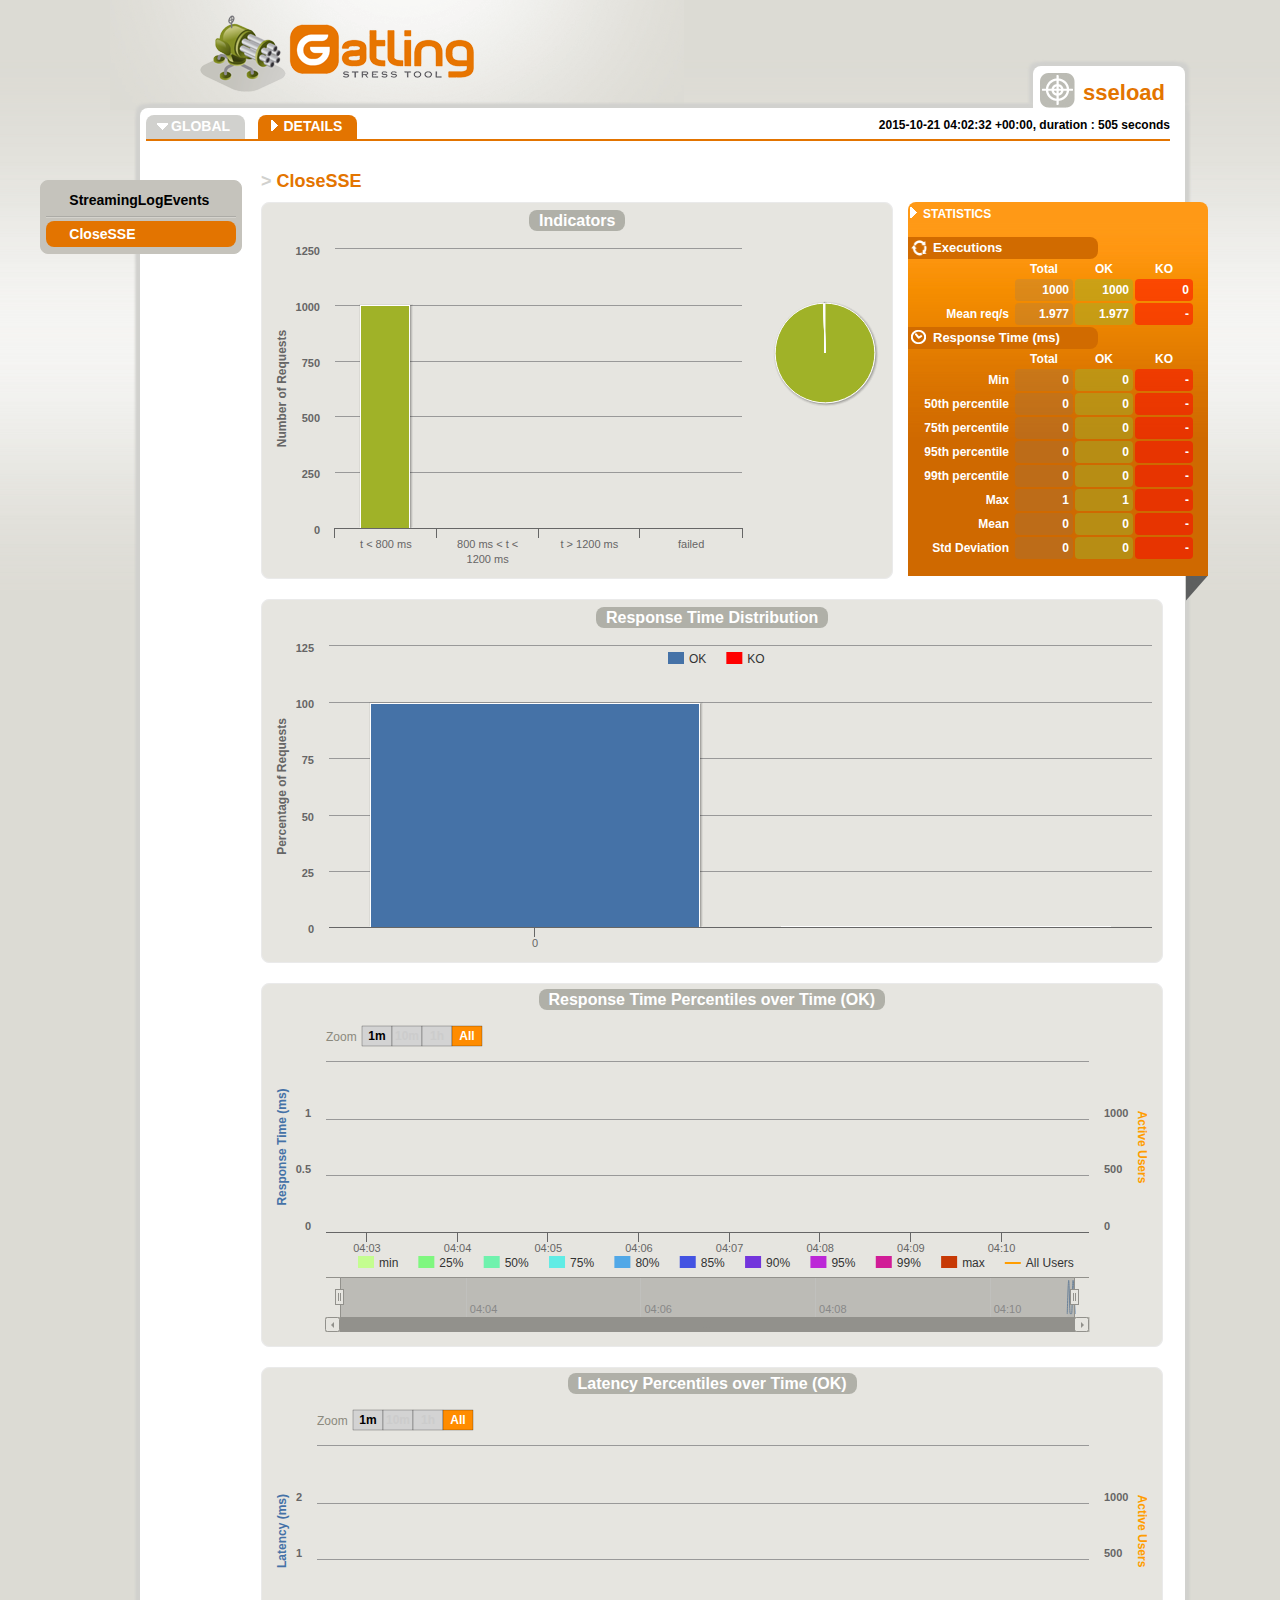
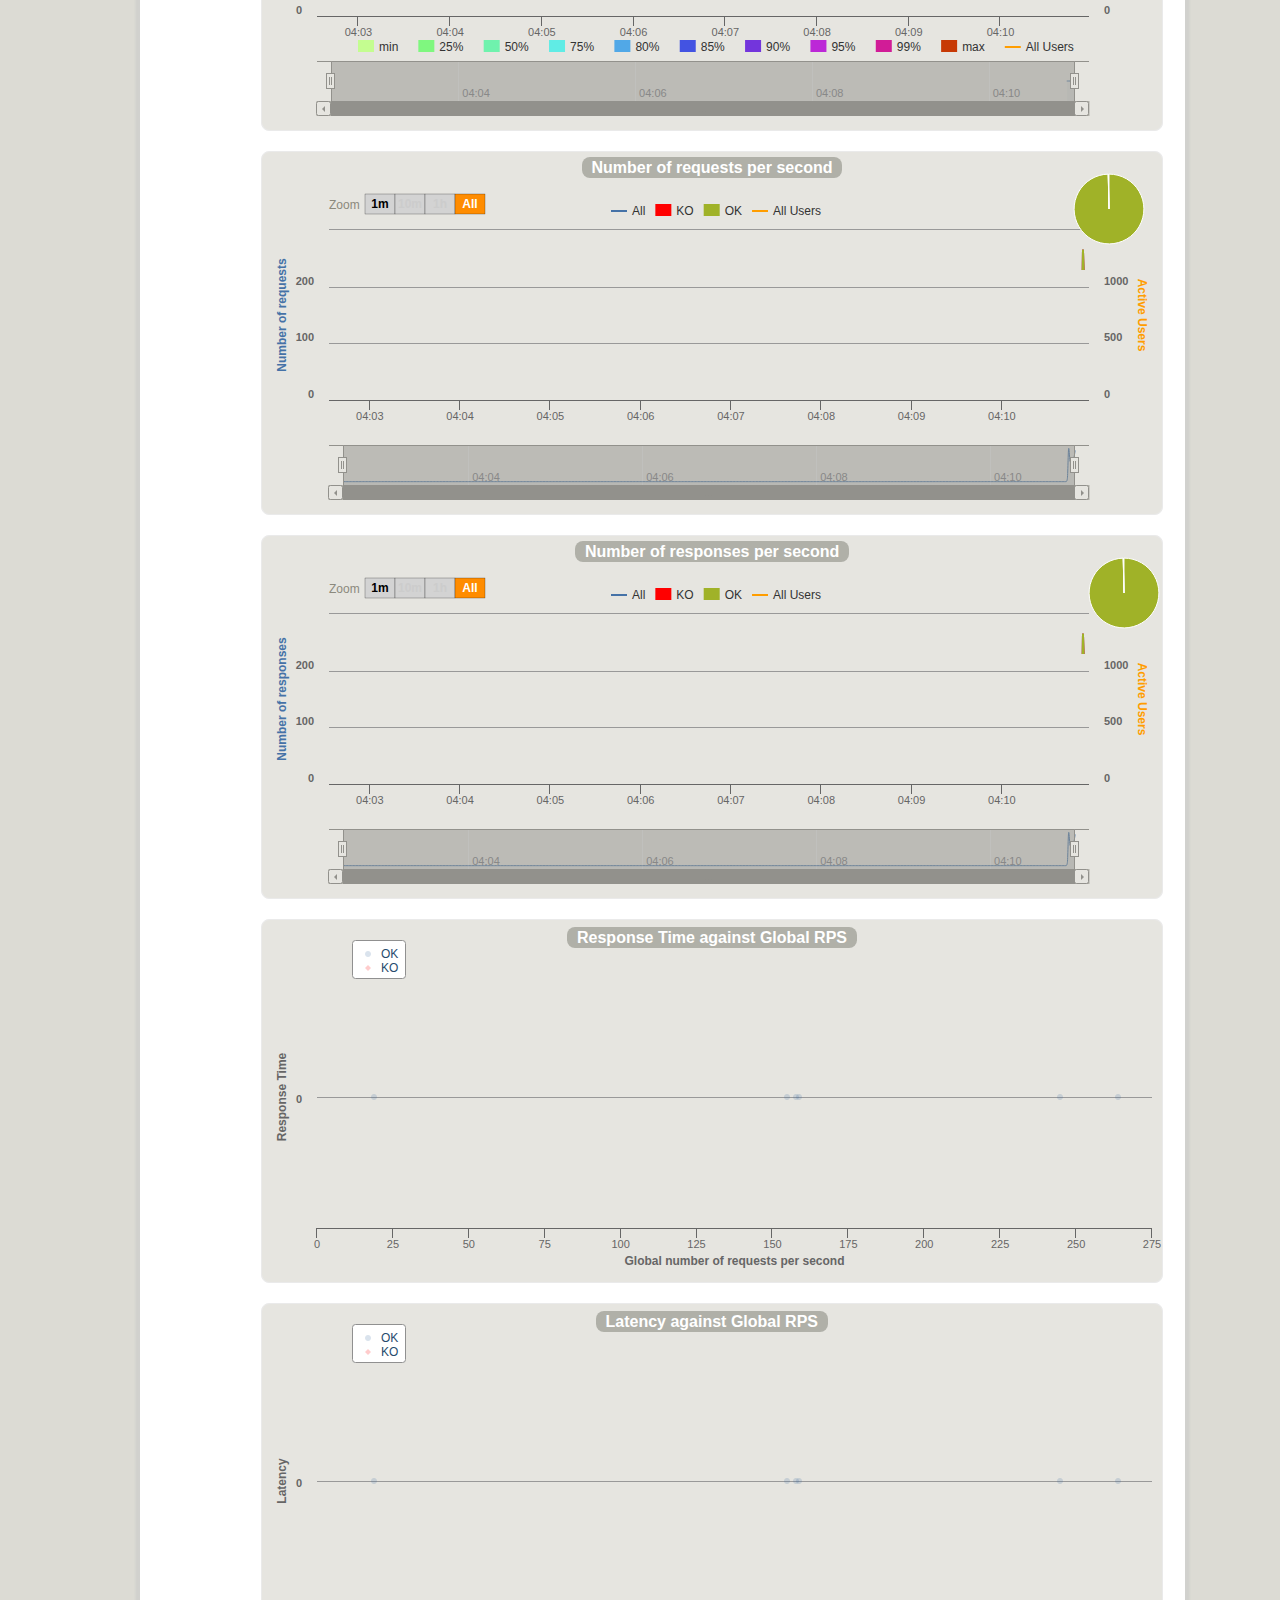
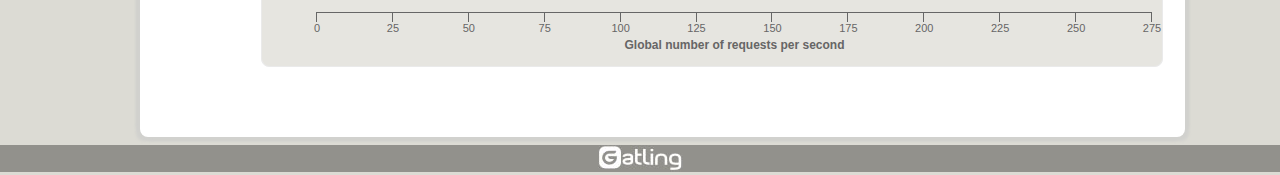
<file: results/sseload-1445400152360/req_closesse-2c1bb.html>
<!DOCTYPE html>
<html>
<head>
<meta charset="UTF-8">
<link rel="shortcut icon" type="image/x-icon" href="style/favicon.ico"/>
<link href="style/style.css" rel="stylesheet" type="text/css" />
<link href="style/bootstrap.min.css" rel="stylesheet" type="text/css" />
<script type="text/javascript" src="js/jquery.min.js"></script>
<script type="text/javascript" src="js/bootstrap.min.js"></script>
<script type="text/javascript" src="js/gatling.js"></script>
<script type="text/javascript" src="js/moment.min.js"></script>
<script type="text/javascript" src="js/menu.js"></script>
<script type="text/javascript" src="js/all_sessions.js"></script>
<script type="text/javascript" src="js/stats.js"></script>
<script type="text/javascript" src="js/highstock.js"></script>
<script type="text/javascript" src="js/highcharts-more.js"></script>
<script type="text/javascript" src="js/theme.js"></script>
<title>Gatling Stats - CloseSSE</title>
</head>
<body>
<div class="frise"></div>
<div class="container details">
    <div class="head">
        <a href="http://gatling.io" target="blank_" title="Gatling Home Page"><img alt="Gatling" src="style/logo.png"/></a>
    </div>
    <div class="main">
        <div class="cadre">
                <div class="onglet">
                    <img src="style/cible.png" />
                    <p><span>sseload</span></p>
                </div>
                <div class="content">
                    <div class="sous-menu">
                        <div class="item "><a href="index.html">GLOBAL</a></div>
                        <div class="item ouvert"><a id="details_link" href="#">DETAILS</a></div>
                        <script type="text/javascript">
                          var timestamp = 1445400152360;
                          var runStartHumanDate = moment(timestamp).format("YYYY-MM-DD HH:mm:ss Z");
                          document.writeln("<p class='sim_desc' title='"+ runStartHumanDate +", duration : 505 seconds' data-content=''>");
                          document.writeln("<b>" + runStartHumanDate + ", duration : 505 seconds </b>");
                          document.writeln("</p>");
                        </script>
                    </div>
                    <div class="content-in">
                        <h1><span>> </span>CloseSSE</h1>
                        <div class="article">
                            
                        <div class="infos">
                            <div class="infos-in">
	                        <div class="infos-title">STATISTICS</div>
                                <div class="repli"></div>                               
                                <div class="info">
                                    <h2 class="first">Executions</h2>
                                    <table>
                                        <thead>
                                            <tr><th></th><th>Total</th><th>OK</th><th>KO</th></tr>
                                        </thead>
                                        <tbody>
                                            <tr>
                                                <td class="title"></td>
                                                <td id="numberOfRequests" class="total"></td>
                                                <td id="numberOfRequestsOK" class="ok"></td>
                                                <td id="numberOfRequestsKO" class="ko"></td>
                                            </tr>
                                            <tr>
                                                <td class="title">Mean req/s</td>
                                                <td id="meanNumberOfRequestsPerSecond" class="total"></td>
                                                <td id="meanNumberOfRequestsPerSecondOK" class="ok"></td>
                                                <td id="meanNumberOfRequestsPerSecondKO" class="ko"></td>
                                            </tr>
                                        </tbody>
                                    </table>
                                    <h2 class="second">Response Time (ms)</h2>
                                    <table>
                                        <thead>
                                            <tr>
                                                <th></th>
                                                <th>Total</th>
                                                <th>OK</th>
                                                <th>KO</th>
                                            </tr>
                                        </thead>
                                        <tbody>
                                            <tr>
                                                <td class="title">Min</td>
                                                <td id="minResponseTime" class="total"></td>
                                                <td id="minResponseTimeOK" class="ok"></td>
                                                <td id="minResponseTimeKO" class="ko"></td>
                                            </tr>
                                            <tr>
                                                <td class="title">50th percentile</td>
                                                <td id="percentiles1" class="total"></td>
                                                <td id="percentiles1OK" class="ok"></td>
                                                <td id="percentiles1KO" class="ko"></td>
                                            </tr>
                                            <tr>
                                                <td class="title">75th percentile</td>
                                                <td id="percentiles2" class="total"></td>
                                                <td id="percentiles2OK" class="ok"></td>
                                                <td id="percentiles2KO" class="ko"></td>
                                            </tr>
                                            <tr>
                                                <td class="title">95th percentile</td>
                                                <td id="percentiles3" class="total"></td>
                                                <td id="percentiles3OK" class="ok"></td>
                                                <td id="percentiles3KO" class="ko"></td>
                                            </tr>
                                            <tr>
                                                <td class="title">99th percentile</td>
                                                <td id="percentiles4" class="total"></td>
                                                <td id="percentiles4OK" class="ok"></td>
                                                <td id="percentiles4KO" class="ko"></td>
                                            </tr>
                                            <tr>
                                                <td class="title">Max</td>
                                                <td id="maxResponseTime" class="total"></td>
                                                <td id="maxResponseTimeOK" class="ok"></td>
                                                <td id="maxResponseTimeKO" class="ko"></td>
                                            </tr>
                                            <tr>
                                                <td class="title">Mean</td>
                                                <td id="meanResponseTime" class="total"></td>
                                                <td id="meanResponseTimeOK" class="ok"></td>
                                                <td id="meanResponseTimeKO" class="ko"></td>
                                            </tr>
                                            <tr>
                                                <td class="title">Std Deviation</td>
                                                <td id="standardDeviation" class="total"></td>
                                                <td id="standardDeviationOK" class="ok"></td>
                                                <td id="standardDeviationKO" class="ko"></td>
                                            </tr>
                                        </tbody>
                                    </table>
                                </div>
                            </div>
                        </div>

            <div class="schema demi">
              <div id="container_indicators" class="demi"></div>
            </div>

            <div class="schema geant">
              <div id="container_distrib" class="geant"></div>
            </div>

            <div class="schema geant">
              <div id="container" class="geant"></div>
            </div>

            <div class="schema geant">
              <div id="container_latency" class="geant"></div>
            </div>

            <div class="schema geant">
              <a name="requests"></a>
                <div id="container_requests" class="geant"></div>
            </div>

            <div class="schema geant">
              <a name="responses"></a>
                <div id="container_responses" class="geant"></div>
            </div>

            <div class="schema geant">
              <div id="container_response_time_dispersion" class="geant"></div>
            </div>

            <div class="schema geant">
              <div id="container_latency_dispersion" class="geant"></div>
            </div>

                        </div>
                    </div>
                </div>
        </div>
    </div>
    <div class="nav">
        <ul></ul>
    </div>
</div>
<div class="foot">
    <a href="http://gatling.io" title="Gatling Home Page"><img alt="Gatling" src="style/logo-gatling.jpg"/></a>
</div>
<script type="text/javascript">
    var pageStats = stats.contents['req_closesse-2c1bb'].stats;
    $(document).ready(function() {
        $('.sim_desc').popover({trigger:'hover', placement:'bottom'});
        setDetailsLinkUrl();
        setDetailsMenu();
        setActiveMenu();
        fillStats(pageStats);
        
Highcharts.setOptions({
  global: { useUTC: false }
});

var indicatorsChart = new Highcharts.Chart({
  chart: {
    renderTo: 'container_indicators',
    marginRight: 150
  },
  credits: { enabled: false },
  legend: { enabled: false },
  title: { text: 'A title to let highcharts reserve the place for the title set later' },
  xAxis: {
    categories: [
      pageStats.group1.name,
      pageStats.group2.name,
      pageStats.group3.name,
      pageStats.group4.name
    ]
  },
  yAxis: {
    title: { text: 'Number of Requests' }
  },
  tooltip: {
    formatter: function() {
      var s;
      if (this.point.name) { // the pie chart
        s = ''+ this.point.name +': '+ this.y +'% requests';
      } else {
        s = ''+ this.y + ' requests';
      }
      return s;
    }
  },
  plotOptions: {
    series: {
      stacking: 'normal',
      shadow: true
    }
  },
  series: [
    {
      type: 'column',
      color: '#A0B228',
      data: [pageStats.group1.count,0,0,0],
      tooltip: { yDecimals: 0, ySuffix: 'ms' }
    },
    {
      type: 'column',
      color: '#FFDD00',
      data: [0,pageStats.group2.count,0,0],
      tooltip: { yDecimals: 0, ySuffix: 'ms' }
    },
    {
      type: 'column',
      color: '#FF9D00',
      data: [0,0,pageStats.group3.count,0],
      tooltip: { yDecimals: 0, ySuffix: 'ms' }
    },
    {
      type: 'column',
      color: '#FF0000',
      data: [0,0,0,pageStats.group4.count],
      tooltip: { yDecimals: 0, ySuffix: 'ms' }
    },
    {
      type: 'pie',
      name: 'Percentages',
      data: [
        {
          name: pageStats.group1.name,
          y: pageStats.group1.percentage,
          color: '#A0B228'
        },
        {
          name: pageStats.group2.name,
          y: pageStats.group2.percentage,
          color: '#FFDD00'
        },
        {
          name: pageStats.group3.name,
          y: pageStats.group3.percentage,
          color: '#FF9D00'
        },
        {
          name: pageStats.group4.name,
          y: pageStats.group4.percentage,
          color: '#FF0000'
        }
      ],
      center: [470, 85],
      size: 100,
      showInLegend: false,
      dataLabels: { enabled: false }
    }
  ]
});

indicatorsChart.setTitle({
  text: '<span class="chart_title">Indicators</span>',
  useHTML: true
});

	    $('#container_errors').sortable('#container_errors');
    
var responseTimeDistributionChart = new Highcharts.Chart({
  chart: {
    renderTo: 'container_distrib',
    type: 'column'
  },
  credits: {
    enabled: false
  },
  legend: {
    enabled: true,
    floating: true,
    y: -285,
    borderWidth: 0,
    itemStyle: {
      fontWeight: "normal"
    }
  },
  title: {
    text: 'A title to let highcharts reserve the place for the title set later'
  },
  xAxis: {
    categories: ['0', '1'],
    tickInterval: 20
  },
  yAxis: {
    min: 0,
    title: {
      text: 'Percentage of Requests'
    }
  },
  tooltip: {
    formatter: function() {
      return '<b>'+ this.x +' ms</b><br/>'+
      this.series.name +': '+ this.y +' %<br/>'+
      'Total: '+ this.point.stackTotal + ' %';
    }
  },
  plotOptions: {
    series: {
      groupPadding: 0,
      stacking: 'normal',
      shadow: true
    }
  },
  series: [
  	{
type: 'column',
color: '#4572A7',
name: 'OK',
data: [
  99.6,0.4
],
tooltip: { yDecimals: 0, ySuffix: 'ms' }
},
  	{
type: 'column',
color: '#FF0000',
name: 'KO',
data: [
  
],
tooltip: { yDecimals: 0, ySuffix: 'ms' }
}
  ]
});

responseTimeDistributionChart.setTitle({
  text: '<span class="chart_title">Response Time Distribution</span>',
  useHTML: true
});

var responseTimeChart = new Highcharts.StockChart({
  chart: {
    renderTo: 'container',
    zoomType: 'x'
  },
  colors: ['#C4FD90', '#7FF77F', '#6FF2AD', '#60ECE5', '#51A8E7', '#4353E2', '#7335DC', '#BC28D7', '#D11C97', '#C73905', 'Orange'],
  credits: { enabled: false },
  legend: {
    enabled: true,
    floating: true,
    y: -65,
    borderWidth: 0,
    itemStyle: { fontWeight: "normal" }
  },
  title: { text: 'A title to let highcharts reserve the place for the title set later' },
  navigator: { baseSeries: 9 },
  rangeSelector: {
    rangeSelector: { align: "left" },
    buttonSpacing: 0,
    buttonTheme: {
      fill: 'LightGrey',
      padding: 1,
      stroke: 'Black',
      'stroke-width': 0.25,
      style: {
        color: 'Black',
        fontWeight: 'bold',
      },
      states: {
        stroke: 'Black',
        'stroke-width': 0.25,
        hover: {
          fill: 'DarkGrey',
          style: { color: 'black' }
        },
        select: {
          fill: 'DarkOrange',
          style: { color: 'white' }
        }
      }
    },
    buttons : [
      {
        type : 'minute',
        count : 1,
        text : '1m'
      }, {
        type : 'minute',
        count : 10,
        text : '10m'
      }, {
        type : 'hour',
        count : 1,
        text : '1h'
      }, {
        type : 'all',
        count : 1,
        text : 'All'
      }
    ],
    selected : 3,
    inputEnabled : false
  },
  xAxis: {
    type: 'datetime',
    ordinal: false,
    maxZoom: 10000 // three days
  },
  yAxis:[
    {
      min: 0,
      title: {
        text: 'Response Time (ms)',
        style: { color: '#4572A7' }
      },
      opposite: false
    }, {
      min: 0,
      title: {
        text: 'Active Users',
        style: { color: '#FF9D00' }
      },
      opposite: true
    }
  ],
  plotOptions: {
    arearange: { lineWidth: 1 },
    series: {
      dataGrouping: { enabled: false }
    }
  },
  series: [
  
    
         {
pointInterval: 1000,
name: 'min',
data: [
  [1445400152898,null],[1445400153898,null],[1445400154898,null],[1445400155898,null],[1445400156898,null],[1445400157898,null],[1445400158898,null],[1445400159898,null],[1445400160898,null],[1445400161898,null],[1445400162898,null],[1445400163898,null],[1445400164898,null],[1445400165898,null],[1445400166898,null],[1445400167898,null],[1445400168898,null],[1445400169898,null],[1445400170898,null],[1445400171898,null],[1445400172898,null],[1445400173898,null],[1445400174898,null],[1445400175898,null],[1445400176898,null],[1445400177898,null],[1445400178898,null],[1445400179898,null],[1445400180898,null],[1445400181898,null],[1445400182898,null],[1445400183898,null],[1445400184898,null],[1445400185898,null],[1445400186898,null],[1445400187898,null],[1445400188898,null],[1445400189898,null],[1445400190898,null],[1445400191898,null],[1445400192898,null],[1445400193898,null],[1445400194898,null],[1445400195898,null],[1445400196898,null],[1445400197898,null],[1445400198898,null],[1445400199898,null],[1445400200898,null],[1445400201898,null],[1445400202898,null],[1445400203898,null],[1445400204898,null],[1445400205898,null],[1445400206898,null],[1445400207898,null],[1445400208898,null],[1445400209898,null],[1445400210898,null],[1445400211898,null],[1445400212898,null],[1445400213898,null],[1445400214898,null],[1445400215898,null],[1445400216898,null],[1445400217898,null],[1445400218898,null],[1445400219898,null],[1445400220898,null],[1445400221898,null],[1445400222898,null],[1445400223898,null],[1445400224898,null],[1445400225898,null],[1445400226898,null],[1445400227898,null],[1445400228898,null],[1445400229898,null],[1445400230898,null],[1445400231898,null],[1445400232898,null],[1445400233898,null],[1445400234898,null],[1445400235898,null],[1445400236898,null],[1445400237898,null],[1445400238898,null],[1445400239898,null],[1445400240898,null],[1445400241898,null],[1445400242898,null],[1445400243898,null],[1445400244898,null],[1445400245898,null],[1445400246898,null],[1445400247898,null],[1445400248898,null],[1445400249898,null],[1445400250898,null],[1445400251898,null],[1445400252898,null],[1445400253898,null],[1445400254898,null],[1445400255898,null],[1445400256898,null],[1445400257898,null],[1445400258898,null],[1445400259898,null],[1445400260898,null],[1445400261898,null],[1445400262898,null],[1445400263898,null],[1445400264898,null],[1445400265898,null],[1445400266898,null],[1445400267898,null],[1445400268898,null],[1445400269898,null],[1445400270898,null],[1445400271898,null],[1445400272898,null],[1445400273898,null],[1445400274898,null],[1445400275898,null],[1445400276898,null],[1445400277898,null],[1445400278898,null],[1445400279898,null],[1445400280898,null],[1445400281898,null],[1445400282898,null],[1445400283898,null],[1445400284898,null],[1445400285898,null],[1445400286898,null],[1445400287898,null],[1445400288898,null],[1445400289898,null],[1445400290898,null],[1445400291898,null],[1445400292898,null],[1445400293898,null],[1445400294898,null],[1445400295898,null],[1445400296898,null],[1445400297898,null],[1445400298898,null],[1445400299898,null],[1445400300898,null],[1445400301898,null],[1445400302898,null],[1445400303898,null],[1445400304898,null],[1445400305898,null],[1445400306898,null],[1445400307898,null],[1445400308898,null],[1445400309898,null],[1445400310898,null],[1445400311898,null],[1445400312898,null],[1445400313898,null],[1445400314898,null],[1445400315898,null],[1445400316898,null],[1445400317898,null],[1445400318898,null],[1445400319898,null],[1445400320898,null],[1445400321898,null],[1445400322898,null],[1445400323898,null],[1445400324898,null],[1445400325898,null],[1445400326898,null],[1445400327898,null],[1445400328898,null],[1445400329898,null],[1445400330898,null],[1445400331898,null],[1445400332898,null],[1445400333898,null],[1445400334898,null],[1445400335898,null],[1445400336898,null],[1445400337898,null],[1445400338898,null],[1445400339898,null],[1445400340898,null],[1445400341898,null],[1445400342898,null],[1445400343898,null],[1445400344898,null],[1445400345898,null],[1445400346898,null],[1445400347898,null],[1445400348898,null],[1445400349898,null],[1445400350898,null],[1445400351898,null],[1445400352898,null],[1445400353898,null],[1445400354898,null],[1445400355898,null],[1445400356898,null],[1445400357898,null],[1445400358898,null],[1445400359898,null],[1445400360898,null],[1445400361898,null],[1445400362898,null],[1445400363898,null],[1445400364898,null],[1445400365898,null],[1445400366898,null],[1445400367898,null],[1445400368898,null],[1445400369898,null],[1445400370898,null],[1445400371898,null],[1445400372898,null],[1445400373898,null],[1445400374898,null],[1445400375898,null],[1445400376898,null],[1445400377898,null],[1445400378898,null],[1445400379898,null],[1445400380898,null],[1445400381898,null],[1445400382898,null],[1445400383898,null],[1445400384898,null],[1445400385898,null],[1445400386898,null],[1445400387898,null],[1445400388898,null],[1445400389898,null],[1445400390898,null],[1445400391898,null],[1445400392898,null],[1445400393898,null],[1445400394898,null],[1445400395898,null],[1445400396898,null],[1445400397898,null],[1445400398898,null],[1445400399898,null],[1445400400898,null],[1445400401898,null],[1445400402898,null],[1445400403898,null],[1445400404898,null],[1445400405898,null],[1445400406898,null],[1445400407898,null],[1445400408898,null],[1445400409898,null],[1445400410898,null],[1445400411898,null],[1445400412898,null],[1445400413898,null],[1445400414898,null],[1445400415898,null],[1445400416898,null],[1445400417898,null],[1445400418898,null],[1445400419898,null],[1445400420898,null],[1445400421898,null],[1445400422898,null],[1445400423898,null],[1445400424898,null],[1445400425898,null],[1445400426898,null],[1445400427898,null],[1445400428898,null],[1445400429898,null],[1445400430898,null],[1445400431898,null],[1445400432898,null],[1445400433898,null],[1445400434898,null],[1445400435898,null],[1445400436898,null],[1445400437898,null],[1445400438898,null],[1445400439898,null],[1445400440898,null],[1445400441898,null],[1445400442898,null],[1445400443898,null],[1445400444898,null],[1445400445898,null],[1445400446898,null],[1445400447898,null],[1445400448898,null],[1445400449898,null],[1445400450898,null],[1445400451898,null],[1445400452898,null],[1445400453898,null],[1445400454898,null],[1445400455898,null],[1445400456898,null],[1445400457898,null],[1445400458898,null],[1445400459898,null],[1445400460898,null],[1445400461898,null],[1445400462898,null],[1445400463898,null],[1445400464898,null],[1445400465898,null],[1445400466898,null],[1445400467898,null],[1445400468898,null],[1445400469898,null],[1445400470898,null],[1445400471898,null],[1445400472898,null],[1445400473898,null],[1445400474898,null],[1445400475898,null],[1445400476898,null],[1445400477898,null],[1445400478898,null],[1445400479898,null],[1445400480898,null],[1445400481898,null],[1445400482898,null],[1445400483898,null],[1445400484898,null],[1445400485898,null],[1445400486898,null],[1445400487898,null],[1445400488898,null],[1445400489898,null],[1445400490898,null],[1445400491898,null],[1445400492898,null],[1445400493898,null],[1445400494898,null],[1445400495898,null],[1445400496898,null],[1445400497898,null],[1445400498898,null],[1445400499898,null],[1445400500898,null],[1445400501898,null],[1445400502898,null],[1445400503898,null],[1445400504898,null],[1445400505898,null],[1445400506898,null],[1445400507898,null],[1445400508898,null],[1445400509898,null],[1445400510898,null],[1445400511898,null],[1445400512898,null],[1445400513898,null],[1445400514898,null],[1445400515898,null],[1445400516898,null],[1445400517898,null],[1445400518898,null],[1445400519898,null],[1445400520898,null],[1445400521898,null],[1445400522898,null],[1445400523898,null],[1445400524898,null],[1445400525898,null],[1445400526898,null],[1445400527898,null],[1445400528898,null],[1445400529898,null],[1445400530898,null],[1445400531898,null],[1445400532898,null],[1445400533898,null],[1445400534898,null],[1445400535898,null],[1445400536898,null],[1445400537898,null],[1445400538898,null],[1445400539898,null],[1445400540898,null],[1445400541898,null],[1445400542898,null],[1445400543898,null],[1445400544898,null],[1445400545898,null],[1445400546898,null],[1445400547898,null],[1445400548898,null],[1445400549898,null],[1445400550898,null],[1445400551898,null],[1445400552898,null],[1445400553898,null],[1445400554898,null],[1445400555898,null],[1445400556898,null],[1445400557898,null],[1445400558898,null],[1445400559898,null],[1445400560898,null],[1445400561898,null],[1445400562898,null],[1445400563898,null],[1445400564898,null],[1445400565898,null],[1445400566898,null],[1445400567898,null],[1445400568898,null],[1445400569898,null],[1445400570898,null],[1445400571898,null],[1445400572898,null],[1445400573898,null],[1445400574898,null],[1445400575898,null],[1445400576898,null],[1445400577898,null],[1445400578898,null],[1445400579898,null],[1445400580898,null],[1445400581898,null],[1445400582898,null],[1445400583898,null],[1445400584898,null],[1445400585898,null],[1445400586898,null],[1445400587898,null],[1445400588898,null],[1445400589898,null],[1445400590898,null],[1445400591898,null],[1445400592898,null],[1445400593898,null],[1445400594898,null],[1445400595898,null],[1445400596898,null],[1445400597898,null],[1445400598898,null],[1445400599898,null],[1445400600898,null],[1445400601898,null],[1445400602898,null],[1445400603898,null],[1445400604898,null],[1445400605898,null],[1445400606898,null],[1445400607898,null],[1445400608898,null],[1445400609898,null],[1445400610898,null],[1445400611898,null],[1445400612898,null],[1445400613898,null],[1445400614898,null],[1445400615898,null],[1445400616898,null],[1445400617898,null],[1445400618898,null],[1445400619898,null],[1445400620898,null],[1445400621898,null],[1445400622898,null],[1445400623898,null],[1445400624898,null],[1445400625898,null],[1445400626898,null],[1445400627898,null],[1445400628898,null],[1445400629898,null],[1445400630898,null],[1445400631898,null],[1445400632898,null],[1445400633898,null],[1445400634898,null],[1445400635898,null],[1445400636898,null],[1445400637898,null],[1445400638898,null],[1445400639898,null],[1445400640898,null],[1445400641898,null],[1445400642898,null],[1445400643898,null],[1445400644898,null],[1445400645898,null],[1445400646898,null],[1445400647898,null],[1445400648898,null],[1445400649898,null],[1445400650898,null],[1445400651898,null],[1445400652898,0],[1445400653898,0],[1445400654898,0],[1445400655898,0],[1445400656898,0],[1445400657898,0]
],
tooltip: { yDecimals: 0, ySuffix: 'ms' },
type : 'area',
yAxis: 0,
zIndex: 10
},
         {
pointInterval: 1000,
name: '25%',
data: [
  [1445400152898,null],[1445400153898,null],[1445400154898,null],[1445400155898,null],[1445400156898,null],[1445400157898,null],[1445400158898,null],[1445400159898,null],[1445400160898,null],[1445400161898,null],[1445400162898,null],[1445400163898,null],[1445400164898,null],[1445400165898,null],[1445400166898,null],[1445400167898,null],[1445400168898,null],[1445400169898,null],[1445400170898,null],[1445400171898,null],[1445400172898,null],[1445400173898,null],[1445400174898,null],[1445400175898,null],[1445400176898,null],[1445400177898,null],[1445400178898,null],[1445400179898,null],[1445400180898,null],[1445400181898,null],[1445400182898,null],[1445400183898,null],[1445400184898,null],[1445400185898,null],[1445400186898,null],[1445400187898,null],[1445400188898,null],[1445400189898,null],[1445400190898,null],[1445400191898,null],[1445400192898,null],[1445400193898,null],[1445400194898,null],[1445400195898,null],[1445400196898,null],[1445400197898,null],[1445400198898,null],[1445400199898,null],[1445400200898,null],[1445400201898,null],[1445400202898,null],[1445400203898,null],[1445400204898,null],[1445400205898,null],[1445400206898,null],[1445400207898,null],[1445400208898,null],[1445400209898,null],[1445400210898,null],[1445400211898,null],[1445400212898,null],[1445400213898,null],[1445400214898,null],[1445400215898,null],[1445400216898,null],[1445400217898,null],[1445400218898,null],[1445400219898,null],[1445400220898,null],[1445400221898,null],[1445400222898,null],[1445400223898,null],[1445400224898,null],[1445400225898,null],[1445400226898,null],[1445400227898,null],[1445400228898,null],[1445400229898,null],[1445400230898,null],[1445400231898,null],[1445400232898,null],[1445400233898,null],[1445400234898,null],[1445400235898,null],[1445400236898,null],[1445400237898,null],[1445400238898,null],[1445400239898,null],[1445400240898,null],[1445400241898,null],[1445400242898,null],[1445400243898,null],[1445400244898,null],[1445400245898,null],[1445400246898,null],[1445400247898,null],[1445400248898,null],[1445400249898,null],[1445400250898,null],[1445400251898,null],[1445400252898,null],[1445400253898,null],[1445400254898,null],[1445400255898,null],[1445400256898,null],[1445400257898,null],[1445400258898,null],[1445400259898,null],[1445400260898,null],[1445400261898,null],[1445400262898,null],[1445400263898,null],[1445400264898,null],[1445400265898,null],[1445400266898,null],[1445400267898,null],[1445400268898,null],[1445400269898,null],[1445400270898,null],[1445400271898,null],[1445400272898,null],[1445400273898,null],[1445400274898,null],[1445400275898,null],[1445400276898,null],[1445400277898,null],[1445400278898,null],[1445400279898,null],[1445400280898,null],[1445400281898,null],[1445400282898,null],[1445400283898,null],[1445400284898,null],[1445400285898,null],[1445400286898,null],[1445400287898,null],[1445400288898,null],[1445400289898,null],[1445400290898,null],[1445400291898,null],[1445400292898,null],[1445400293898,null],[1445400294898,null],[1445400295898,null],[1445400296898,null],[1445400297898,null],[1445400298898,null],[1445400299898,null],[1445400300898,null],[1445400301898,null],[1445400302898,null],[1445400303898,null],[1445400304898,null],[1445400305898,null],[1445400306898,null],[1445400307898,null],[1445400308898,null],[1445400309898,null],[1445400310898,null],[1445400311898,null],[1445400312898,null],[1445400313898,null],[1445400314898,null],[1445400315898,null],[1445400316898,null],[1445400317898,null],[1445400318898,null],[1445400319898,null],[1445400320898,null],[1445400321898,null],[1445400322898,null],[1445400323898,null],[1445400324898,null],[1445400325898,null],[1445400326898,null],[1445400327898,null],[1445400328898,null],[1445400329898,null],[1445400330898,null],[1445400331898,null],[1445400332898,null],[1445400333898,null],[1445400334898,null],[1445400335898,null],[1445400336898,null],[1445400337898,null],[1445400338898,null],[1445400339898,null],[1445400340898,null],[1445400341898,null],[1445400342898,null],[1445400343898,null],[1445400344898,null],[1445400345898,null],[1445400346898,null],[1445400347898,null],[1445400348898,null],[1445400349898,null],[1445400350898,null],[1445400351898,null],[1445400352898,null],[1445400353898,null],[1445400354898,null],[1445400355898,null],[1445400356898,null],[1445400357898,null],[1445400358898,null],[1445400359898,null],[1445400360898,null],[1445400361898,null],[1445400362898,null],[1445400363898,null],[1445400364898,null],[1445400365898,null],[1445400366898,null],[1445400367898,null],[1445400368898,null],[1445400369898,null],[1445400370898,null],[1445400371898,null],[1445400372898,null],[1445400373898,null],[1445400374898,null],[1445400375898,null],[1445400376898,null],[1445400377898,null],[1445400378898,null],[1445400379898,null],[1445400380898,null],[1445400381898,null],[1445400382898,null],[1445400383898,null],[1445400384898,null],[1445400385898,null],[1445400386898,null],[1445400387898,null],[1445400388898,null],[1445400389898,null],[1445400390898,null],[1445400391898,null],[1445400392898,null],[1445400393898,null],[1445400394898,null],[1445400395898,null],[1445400396898,null],[1445400397898,null],[1445400398898,null],[1445400399898,null],[1445400400898,null],[1445400401898,null],[1445400402898,null],[1445400403898,null],[1445400404898,null],[1445400405898,null],[1445400406898,null],[1445400407898,null],[1445400408898,null],[1445400409898,null],[1445400410898,null],[1445400411898,null],[1445400412898,null],[1445400413898,null],[1445400414898,null],[1445400415898,null],[1445400416898,null],[1445400417898,null],[1445400418898,null],[1445400419898,null],[1445400420898,null],[1445400421898,null],[1445400422898,null],[1445400423898,null],[1445400424898,null],[1445400425898,null],[1445400426898,null],[1445400427898,null],[1445400428898,null],[1445400429898,null],[1445400430898,null],[1445400431898,null],[1445400432898,null],[1445400433898,null],[1445400434898,null],[1445400435898,null],[1445400436898,null],[1445400437898,null],[1445400438898,null],[1445400439898,null],[1445400440898,null],[1445400441898,null],[1445400442898,null],[1445400443898,null],[1445400444898,null],[1445400445898,null],[1445400446898,null],[1445400447898,null],[1445400448898,null],[1445400449898,null],[1445400450898,null],[1445400451898,null],[1445400452898,null],[1445400453898,null],[1445400454898,null],[1445400455898,null],[1445400456898,null],[1445400457898,null],[1445400458898,null],[1445400459898,null],[1445400460898,null],[1445400461898,null],[1445400462898,null],[1445400463898,null],[1445400464898,null],[1445400465898,null],[1445400466898,null],[1445400467898,null],[1445400468898,null],[1445400469898,null],[1445400470898,null],[1445400471898,null],[1445400472898,null],[1445400473898,null],[1445400474898,null],[1445400475898,null],[1445400476898,null],[1445400477898,null],[1445400478898,null],[1445400479898,null],[1445400480898,null],[1445400481898,null],[1445400482898,null],[1445400483898,null],[1445400484898,null],[1445400485898,null],[1445400486898,null],[1445400487898,null],[1445400488898,null],[1445400489898,null],[1445400490898,null],[1445400491898,null],[1445400492898,null],[1445400493898,null],[1445400494898,null],[1445400495898,null],[1445400496898,null],[1445400497898,null],[1445400498898,null],[1445400499898,null],[1445400500898,null],[1445400501898,null],[1445400502898,null],[1445400503898,null],[1445400504898,null],[1445400505898,null],[1445400506898,null],[1445400507898,null],[1445400508898,null],[1445400509898,null],[1445400510898,null],[1445400511898,null],[1445400512898,null],[1445400513898,null],[1445400514898,null],[1445400515898,null],[1445400516898,null],[1445400517898,null],[1445400518898,null],[1445400519898,null],[1445400520898,null],[1445400521898,null],[1445400522898,null],[1445400523898,null],[1445400524898,null],[1445400525898,null],[1445400526898,null],[1445400527898,null],[1445400528898,null],[1445400529898,null],[1445400530898,null],[1445400531898,null],[1445400532898,null],[1445400533898,null],[1445400534898,null],[1445400535898,null],[1445400536898,null],[1445400537898,null],[1445400538898,null],[1445400539898,null],[1445400540898,null],[1445400541898,null],[1445400542898,null],[1445400543898,null],[1445400544898,null],[1445400545898,null],[1445400546898,null],[1445400547898,null],[1445400548898,null],[1445400549898,null],[1445400550898,null],[1445400551898,null],[1445400552898,null],[1445400553898,null],[1445400554898,null],[1445400555898,null],[1445400556898,null],[1445400557898,null],[1445400558898,null],[1445400559898,null],[1445400560898,null],[1445400561898,null],[1445400562898,null],[1445400563898,null],[1445400564898,null],[1445400565898,null],[1445400566898,null],[1445400567898,null],[1445400568898,null],[1445400569898,null],[1445400570898,null],[1445400571898,null],[1445400572898,null],[1445400573898,null],[1445400574898,null],[1445400575898,null],[1445400576898,null],[1445400577898,null],[1445400578898,null],[1445400579898,null],[1445400580898,null],[1445400581898,null],[1445400582898,null],[1445400583898,null],[1445400584898,null],[1445400585898,null],[1445400586898,null],[1445400587898,null],[1445400588898,null],[1445400589898,null],[1445400590898,null],[1445400591898,null],[1445400592898,null],[1445400593898,null],[1445400594898,null],[1445400595898,null],[1445400596898,null],[1445400597898,null],[1445400598898,null],[1445400599898,null],[1445400600898,null],[1445400601898,null],[1445400602898,null],[1445400603898,null],[1445400604898,null],[1445400605898,null],[1445400606898,null],[1445400607898,null],[1445400608898,null],[1445400609898,null],[1445400610898,null],[1445400611898,null],[1445400612898,null],[1445400613898,null],[1445400614898,null],[1445400615898,null],[1445400616898,null],[1445400617898,null],[1445400618898,null],[1445400619898,null],[1445400620898,null],[1445400621898,null],[1445400622898,null],[1445400623898,null],[1445400624898,null],[1445400625898,null],[1445400626898,null],[1445400627898,null],[1445400628898,null],[1445400629898,null],[1445400630898,null],[1445400631898,null],[1445400632898,null],[1445400633898,null],[1445400634898,null],[1445400635898,null],[1445400636898,null],[1445400637898,null],[1445400638898,null],[1445400639898,null],[1445400640898,null],[1445400641898,null],[1445400642898,null],[1445400643898,null],[1445400644898,null],[1445400645898,null],[1445400646898,null],[1445400647898,null],[1445400648898,null],[1445400649898,null],[1445400650898,null],[1445400651898,null],[1445400652898,0],[1445400653898,0],[1445400654898,0],[1445400655898,0],[1445400656898,0],[1445400657898,0]
],
tooltip: { yDecimals: 0, ySuffix: 'ms' },
type : 'area',
yAxis: 0,
zIndex: 9
},
         {
pointInterval: 1000,
name: '50%',
data: [
  [1445400152898,null],[1445400153898,null],[1445400154898,null],[1445400155898,null],[1445400156898,null],[1445400157898,null],[1445400158898,null],[1445400159898,null],[1445400160898,null],[1445400161898,null],[1445400162898,null],[1445400163898,null],[1445400164898,null],[1445400165898,null],[1445400166898,null],[1445400167898,null],[1445400168898,null],[1445400169898,null],[1445400170898,null],[1445400171898,null],[1445400172898,null],[1445400173898,null],[1445400174898,null],[1445400175898,null],[1445400176898,null],[1445400177898,null],[1445400178898,null],[1445400179898,null],[1445400180898,null],[1445400181898,null],[1445400182898,null],[1445400183898,null],[1445400184898,null],[1445400185898,null],[1445400186898,null],[1445400187898,null],[1445400188898,null],[1445400189898,null],[1445400190898,null],[1445400191898,null],[1445400192898,null],[1445400193898,null],[1445400194898,null],[1445400195898,null],[1445400196898,null],[1445400197898,null],[1445400198898,null],[1445400199898,null],[1445400200898,null],[1445400201898,null],[1445400202898,null],[1445400203898,null],[1445400204898,null],[1445400205898,null],[1445400206898,null],[1445400207898,null],[1445400208898,null],[1445400209898,null],[1445400210898,null],[1445400211898,null],[1445400212898,null],[1445400213898,null],[1445400214898,null],[1445400215898,null],[1445400216898,null],[1445400217898,null],[1445400218898,null],[1445400219898,null],[1445400220898,null],[1445400221898,null],[1445400222898,null],[1445400223898,null],[1445400224898,null],[1445400225898,null],[1445400226898,null],[1445400227898,null],[1445400228898,null],[1445400229898,null],[1445400230898,null],[1445400231898,null],[1445400232898,null],[1445400233898,null],[1445400234898,null],[1445400235898,null],[1445400236898,null],[1445400237898,null],[1445400238898,null],[1445400239898,null],[1445400240898,null],[1445400241898,null],[1445400242898,null],[1445400243898,null],[1445400244898,null],[1445400245898,null],[1445400246898,null],[1445400247898,null],[1445400248898,null],[1445400249898,null],[1445400250898,null],[1445400251898,null],[1445400252898,null],[1445400253898,null],[1445400254898,null],[1445400255898,null],[1445400256898,null],[1445400257898,null],[1445400258898,null],[1445400259898,null],[1445400260898,null],[1445400261898,null],[1445400262898,null],[1445400263898,null],[1445400264898,null],[1445400265898,null],[1445400266898,null],[1445400267898,null],[1445400268898,null],[1445400269898,null],[1445400270898,null],[1445400271898,null],[1445400272898,null],[1445400273898,null],[1445400274898,null],[1445400275898,null],[1445400276898,null],[1445400277898,null],[1445400278898,null],[1445400279898,null],[1445400280898,null],[1445400281898,null],[1445400282898,null],[1445400283898,null],[1445400284898,null],[1445400285898,null],[1445400286898,null],[1445400287898,null],[1445400288898,null],[1445400289898,null],[1445400290898,null],[1445400291898,null],[1445400292898,null],[1445400293898,null],[1445400294898,null],[1445400295898,null],[1445400296898,null],[1445400297898,null],[1445400298898,null],[1445400299898,null],[1445400300898,null],[1445400301898,null],[1445400302898,null],[1445400303898,null],[1445400304898,null],[1445400305898,null],[1445400306898,null],[1445400307898,null],[1445400308898,null],[1445400309898,null],[1445400310898,null],[1445400311898,null],[1445400312898,null],[1445400313898,null],[1445400314898,null],[1445400315898,null],[1445400316898,null],[1445400317898,null],[1445400318898,null],[1445400319898,null],[1445400320898,null],[1445400321898,null],[1445400322898,null],[1445400323898,null],[1445400324898,null],[1445400325898,null],[1445400326898,null],[1445400327898,null],[1445400328898,null],[1445400329898,null],[1445400330898,null],[1445400331898,null],[1445400332898,null],[1445400333898,null],[1445400334898,null],[1445400335898,null],[1445400336898,null],[1445400337898,null],[1445400338898,null],[1445400339898,null],[1445400340898,null],[1445400341898,null],[1445400342898,null],[1445400343898,null],[1445400344898,null],[1445400345898,null],[1445400346898,null],[1445400347898,null],[1445400348898,null],[1445400349898,null],[1445400350898,null],[1445400351898,null],[1445400352898,null],[1445400353898,null],[1445400354898,null],[1445400355898,null],[1445400356898,null],[1445400357898,null],[1445400358898,null],[1445400359898,null],[1445400360898,null],[1445400361898,null],[1445400362898,null],[1445400363898,null],[1445400364898,null],[1445400365898,null],[1445400366898,null],[1445400367898,null],[1445400368898,null],[1445400369898,null],[1445400370898,null],[1445400371898,null],[1445400372898,null],[1445400373898,null],[1445400374898,null],[1445400375898,null],[1445400376898,null],[1445400377898,null],[1445400378898,null],[1445400379898,null],[1445400380898,null],[1445400381898,null],[1445400382898,null],[1445400383898,null],[1445400384898,null],[1445400385898,null],[1445400386898,null],[1445400387898,null],[1445400388898,null],[1445400389898,null],[1445400390898,null],[1445400391898,null],[1445400392898,null],[1445400393898,null],[1445400394898,null],[1445400395898,null],[1445400396898,null],[1445400397898,null],[1445400398898,null],[1445400399898,null],[1445400400898,null],[1445400401898,null],[1445400402898,null],[1445400403898,null],[1445400404898,null],[1445400405898,null],[1445400406898,null],[1445400407898,null],[1445400408898,null],[1445400409898,null],[1445400410898,null],[1445400411898,null],[1445400412898,null],[1445400413898,null],[1445400414898,null],[1445400415898,null],[1445400416898,null],[1445400417898,null],[1445400418898,null],[1445400419898,null],[1445400420898,null],[1445400421898,null],[1445400422898,null],[1445400423898,null],[1445400424898,null],[1445400425898,null],[1445400426898,null],[1445400427898,null],[1445400428898,null],[1445400429898,null],[1445400430898,null],[1445400431898,null],[1445400432898,null],[1445400433898,null],[1445400434898,null],[1445400435898,null],[1445400436898,null],[1445400437898,null],[1445400438898,null],[1445400439898,null],[1445400440898,null],[1445400441898,null],[1445400442898,null],[1445400443898,null],[1445400444898,null],[1445400445898,null],[1445400446898,null],[1445400447898,null],[1445400448898,null],[1445400449898,null],[1445400450898,null],[1445400451898,null],[1445400452898,null],[1445400453898,null],[1445400454898,null],[1445400455898,null],[1445400456898,null],[1445400457898,null],[1445400458898,null],[1445400459898,null],[1445400460898,null],[1445400461898,null],[1445400462898,null],[1445400463898,null],[1445400464898,null],[1445400465898,null],[1445400466898,null],[1445400467898,null],[1445400468898,null],[1445400469898,null],[1445400470898,null],[1445400471898,null],[1445400472898,null],[1445400473898,null],[1445400474898,null],[1445400475898,null],[1445400476898,null],[1445400477898,null],[1445400478898,null],[1445400479898,null],[1445400480898,null],[1445400481898,null],[1445400482898,null],[1445400483898,null],[1445400484898,null],[1445400485898,null],[1445400486898,null],[1445400487898,null],[1445400488898,null],[1445400489898,null],[1445400490898,null],[1445400491898,null],[1445400492898,null],[1445400493898,null],[1445400494898,null],[1445400495898,null],[1445400496898,null],[1445400497898,null],[1445400498898,null],[1445400499898,null],[1445400500898,null],[1445400501898,null],[1445400502898,null],[1445400503898,null],[1445400504898,null],[1445400505898,null],[1445400506898,null],[1445400507898,null],[1445400508898,null],[1445400509898,null],[1445400510898,null],[1445400511898,null],[1445400512898,null],[1445400513898,null],[1445400514898,null],[1445400515898,null],[1445400516898,null],[1445400517898,null],[1445400518898,null],[1445400519898,null],[1445400520898,null],[1445400521898,null],[1445400522898,null],[1445400523898,null],[1445400524898,null],[1445400525898,null],[1445400526898,null],[1445400527898,null],[1445400528898,null],[1445400529898,null],[1445400530898,null],[1445400531898,null],[1445400532898,null],[1445400533898,null],[1445400534898,null],[1445400535898,null],[1445400536898,null],[1445400537898,null],[1445400538898,null],[1445400539898,null],[1445400540898,null],[1445400541898,null],[1445400542898,null],[1445400543898,null],[1445400544898,null],[1445400545898,null],[1445400546898,null],[1445400547898,null],[1445400548898,null],[1445400549898,null],[1445400550898,null],[1445400551898,null],[1445400552898,null],[1445400553898,null],[1445400554898,null],[1445400555898,null],[1445400556898,null],[1445400557898,null],[1445400558898,null],[1445400559898,null],[1445400560898,null],[1445400561898,null],[1445400562898,null],[1445400563898,null],[1445400564898,null],[1445400565898,null],[1445400566898,null],[1445400567898,null],[1445400568898,null],[1445400569898,null],[1445400570898,null],[1445400571898,null],[1445400572898,null],[1445400573898,null],[1445400574898,null],[1445400575898,null],[1445400576898,null],[1445400577898,null],[1445400578898,null],[1445400579898,null],[1445400580898,null],[1445400581898,null],[1445400582898,null],[1445400583898,null],[1445400584898,null],[1445400585898,null],[1445400586898,null],[1445400587898,null],[1445400588898,null],[1445400589898,null],[1445400590898,null],[1445400591898,null],[1445400592898,null],[1445400593898,null],[1445400594898,null],[1445400595898,null],[1445400596898,null],[1445400597898,null],[1445400598898,null],[1445400599898,null],[1445400600898,null],[1445400601898,null],[1445400602898,null],[1445400603898,null],[1445400604898,null],[1445400605898,null],[1445400606898,null],[1445400607898,null],[1445400608898,null],[1445400609898,null],[1445400610898,null],[1445400611898,null],[1445400612898,null],[1445400613898,null],[1445400614898,null],[1445400615898,null],[1445400616898,null],[1445400617898,null],[1445400618898,null],[1445400619898,null],[1445400620898,null],[1445400621898,null],[1445400622898,null],[1445400623898,null],[1445400624898,null],[1445400625898,null],[1445400626898,null],[1445400627898,null],[1445400628898,null],[1445400629898,null],[1445400630898,null],[1445400631898,null],[1445400632898,null],[1445400633898,null],[1445400634898,null],[1445400635898,null],[1445400636898,null],[1445400637898,null],[1445400638898,null],[1445400639898,null],[1445400640898,null],[1445400641898,null],[1445400642898,null],[1445400643898,null],[1445400644898,null],[1445400645898,null],[1445400646898,null],[1445400647898,null],[1445400648898,null],[1445400649898,null],[1445400650898,null],[1445400651898,null],[1445400652898,0],[1445400653898,0],[1445400654898,0],[1445400655898,0],[1445400656898,0],[1445400657898,0]
],
tooltip: { yDecimals: 0, ySuffix: 'ms' },
type : 'area',
yAxis: 0,
zIndex: 8
},
         {
pointInterval: 1000,
name: '75%',
data: [
  [1445400152898,null],[1445400153898,null],[1445400154898,null],[1445400155898,null],[1445400156898,null],[1445400157898,null],[1445400158898,null],[1445400159898,null],[1445400160898,null],[1445400161898,null],[1445400162898,null],[1445400163898,null],[1445400164898,null],[1445400165898,null],[1445400166898,null],[1445400167898,null],[1445400168898,null],[1445400169898,null],[1445400170898,null],[1445400171898,null],[1445400172898,null],[1445400173898,null],[1445400174898,null],[1445400175898,null],[1445400176898,null],[1445400177898,null],[1445400178898,null],[1445400179898,null],[1445400180898,null],[1445400181898,null],[1445400182898,null],[1445400183898,null],[1445400184898,null],[1445400185898,null],[1445400186898,null],[1445400187898,null],[1445400188898,null],[1445400189898,null],[1445400190898,null],[1445400191898,null],[1445400192898,null],[1445400193898,null],[1445400194898,null],[1445400195898,null],[1445400196898,null],[1445400197898,null],[1445400198898,null],[1445400199898,null],[1445400200898,null],[1445400201898,null],[1445400202898,null],[1445400203898,null],[1445400204898,null],[1445400205898,null],[1445400206898,null],[1445400207898,null],[1445400208898,null],[1445400209898,null],[1445400210898,null],[1445400211898,null],[1445400212898,null],[1445400213898,null],[1445400214898,null],[1445400215898,null],[1445400216898,null],[1445400217898,null],[1445400218898,null],[1445400219898,null],[1445400220898,null],[1445400221898,null],[1445400222898,null],[1445400223898,null],[1445400224898,null],[1445400225898,null],[1445400226898,null],[1445400227898,null],[1445400228898,null],[1445400229898,null],[1445400230898,null],[1445400231898,null],[1445400232898,null],[1445400233898,null],[1445400234898,null],[1445400235898,null],[1445400236898,null],[1445400237898,null],[1445400238898,null],[1445400239898,null],[1445400240898,null],[1445400241898,null],[1445400242898,null],[1445400243898,null],[1445400244898,null],[1445400245898,null],[1445400246898,null],[1445400247898,null],[1445400248898,null],[1445400249898,null],[1445400250898,null],[1445400251898,null],[1445400252898,null],[1445400253898,null],[1445400254898,null],[1445400255898,null],[1445400256898,null],[1445400257898,null],[1445400258898,null],[1445400259898,null],[1445400260898,null],[1445400261898,null],[1445400262898,null],[1445400263898,null],[1445400264898,null],[1445400265898,null],[1445400266898,null],[1445400267898,null],[1445400268898,null],[1445400269898,null],[1445400270898,null],[1445400271898,null],[1445400272898,null],[1445400273898,null],[1445400274898,null],[1445400275898,null],[1445400276898,null],[1445400277898,null],[1445400278898,null],[1445400279898,null],[1445400280898,null],[1445400281898,null],[1445400282898,null],[1445400283898,null],[1445400284898,null],[1445400285898,null],[1445400286898,null],[1445400287898,null],[1445400288898,null],[1445400289898,null],[1445400290898,null],[1445400291898,null],[1445400292898,null],[1445400293898,null],[1445400294898,null],[1445400295898,null],[1445400296898,null],[1445400297898,null],[1445400298898,null],[1445400299898,null],[1445400300898,null],[1445400301898,null],[1445400302898,null],[1445400303898,null],[1445400304898,null],[1445400305898,null],[1445400306898,null],[1445400307898,null],[1445400308898,null],[1445400309898,null],[1445400310898,null],[1445400311898,null],[1445400312898,null],[1445400313898,null],[1445400314898,null],[1445400315898,null],[1445400316898,null],[1445400317898,null],[1445400318898,null],[1445400319898,null],[1445400320898,null],[1445400321898,null],[1445400322898,null],[1445400323898,null],[1445400324898,null],[1445400325898,null],[1445400326898,null],[1445400327898,null],[1445400328898,null],[1445400329898,null],[1445400330898,null],[1445400331898,null],[1445400332898,null],[1445400333898,null],[1445400334898,null],[1445400335898,null],[1445400336898,null],[1445400337898,null],[1445400338898,null],[1445400339898,null],[1445400340898,null],[1445400341898,null],[1445400342898,null],[1445400343898,null],[1445400344898,null],[1445400345898,null],[1445400346898,null],[1445400347898,null],[1445400348898,null],[1445400349898,null],[1445400350898,null],[1445400351898,null],[1445400352898,null],[1445400353898,null],[1445400354898,null],[1445400355898,null],[1445400356898,null],[1445400357898,null],[1445400358898,null],[1445400359898,null],[1445400360898,null],[1445400361898,null],[1445400362898,null],[1445400363898,null],[1445400364898,null],[1445400365898,null],[1445400366898,null],[1445400367898,null],[1445400368898,null],[1445400369898,null],[1445400370898,null],[1445400371898,null],[1445400372898,null],[1445400373898,null],[1445400374898,null],[1445400375898,null],[1445400376898,null],[1445400377898,null],[1445400378898,null],[1445400379898,null],[1445400380898,null],[1445400381898,null],[1445400382898,null],[1445400383898,null],[1445400384898,null],[1445400385898,null],[1445400386898,null],[1445400387898,null],[1445400388898,null],[1445400389898,null],[1445400390898,null],[1445400391898,null],[1445400392898,null],[1445400393898,null],[1445400394898,null],[1445400395898,null],[1445400396898,null],[1445400397898,null],[1445400398898,null],[1445400399898,null],[1445400400898,null],[1445400401898,null],[1445400402898,null],[1445400403898,null],[1445400404898,null],[1445400405898,null],[1445400406898,null],[1445400407898,null],[1445400408898,null],[1445400409898,null],[1445400410898,null],[1445400411898,null],[1445400412898,null],[1445400413898,null],[1445400414898,null],[1445400415898,null],[1445400416898,null],[1445400417898,null],[1445400418898,null],[1445400419898,null],[1445400420898,null],[1445400421898,null],[1445400422898,null],[1445400423898,null],[1445400424898,null],[1445400425898,null],[1445400426898,null],[1445400427898,null],[1445400428898,null],[1445400429898,null],[1445400430898,null],[1445400431898,null],[1445400432898,null],[1445400433898,null],[1445400434898,null],[1445400435898,null],[1445400436898,null],[1445400437898,null],[1445400438898,null],[1445400439898,null],[1445400440898,null],[1445400441898,null],[1445400442898,null],[1445400443898,null],[1445400444898,null],[1445400445898,null],[1445400446898,null],[1445400447898,null],[1445400448898,null],[1445400449898,null],[1445400450898,null],[1445400451898,null],[1445400452898,null],[1445400453898,null],[1445400454898,null],[1445400455898,null],[1445400456898,null],[1445400457898,null],[1445400458898,null],[1445400459898,null],[1445400460898,null],[1445400461898,null],[1445400462898,null],[1445400463898,null],[1445400464898,null],[1445400465898,null],[1445400466898,null],[1445400467898,null],[1445400468898,null],[1445400469898,null],[1445400470898,null],[1445400471898,null],[1445400472898,null],[1445400473898,null],[1445400474898,null],[1445400475898,null],[1445400476898,null],[1445400477898,null],[1445400478898,null],[1445400479898,null],[1445400480898,null],[1445400481898,null],[1445400482898,null],[1445400483898,null],[1445400484898,null],[1445400485898,null],[1445400486898,null],[1445400487898,null],[1445400488898,null],[1445400489898,null],[1445400490898,null],[1445400491898,null],[1445400492898,null],[1445400493898,null],[1445400494898,null],[1445400495898,null],[1445400496898,null],[1445400497898,null],[1445400498898,null],[1445400499898,null],[1445400500898,null],[1445400501898,null],[1445400502898,null],[1445400503898,null],[1445400504898,null],[1445400505898,null],[1445400506898,null],[1445400507898,null],[1445400508898,null],[1445400509898,null],[1445400510898,null],[1445400511898,null],[1445400512898,null],[1445400513898,null],[1445400514898,null],[1445400515898,null],[1445400516898,null],[1445400517898,null],[1445400518898,null],[1445400519898,null],[1445400520898,null],[1445400521898,null],[1445400522898,null],[1445400523898,null],[1445400524898,null],[1445400525898,null],[1445400526898,null],[1445400527898,null],[1445400528898,null],[1445400529898,null],[1445400530898,null],[1445400531898,null],[1445400532898,null],[1445400533898,null],[1445400534898,null],[1445400535898,null],[1445400536898,null],[1445400537898,null],[1445400538898,null],[1445400539898,null],[1445400540898,null],[1445400541898,null],[1445400542898,null],[1445400543898,null],[1445400544898,null],[1445400545898,null],[1445400546898,null],[1445400547898,null],[1445400548898,null],[1445400549898,null],[1445400550898,null],[1445400551898,null],[1445400552898,null],[1445400553898,null],[1445400554898,null],[1445400555898,null],[1445400556898,null],[1445400557898,null],[1445400558898,null],[1445400559898,null],[1445400560898,null],[1445400561898,null],[1445400562898,null],[1445400563898,null],[1445400564898,null],[1445400565898,null],[1445400566898,null],[1445400567898,null],[1445400568898,null],[1445400569898,null],[1445400570898,null],[1445400571898,null],[1445400572898,null],[1445400573898,null],[1445400574898,null],[1445400575898,null],[1445400576898,null],[1445400577898,null],[1445400578898,null],[1445400579898,null],[1445400580898,null],[1445400581898,null],[1445400582898,null],[1445400583898,null],[1445400584898,null],[1445400585898,null],[1445400586898,null],[1445400587898,null],[1445400588898,null],[1445400589898,null],[1445400590898,null],[1445400591898,null],[1445400592898,null],[1445400593898,null],[1445400594898,null],[1445400595898,null],[1445400596898,null],[1445400597898,null],[1445400598898,null],[1445400599898,null],[1445400600898,null],[1445400601898,null],[1445400602898,null],[1445400603898,null],[1445400604898,null],[1445400605898,null],[1445400606898,null],[1445400607898,null],[1445400608898,null],[1445400609898,null],[1445400610898,null],[1445400611898,null],[1445400612898,null],[1445400613898,null],[1445400614898,null],[1445400615898,null],[1445400616898,null],[1445400617898,null],[1445400618898,null],[1445400619898,null],[1445400620898,null],[1445400621898,null],[1445400622898,null],[1445400623898,null],[1445400624898,null],[1445400625898,null],[1445400626898,null],[1445400627898,null],[1445400628898,null],[1445400629898,null],[1445400630898,null],[1445400631898,null],[1445400632898,null],[1445400633898,null],[1445400634898,null],[1445400635898,null],[1445400636898,null],[1445400637898,null],[1445400638898,null],[1445400639898,null],[1445400640898,null],[1445400641898,null],[1445400642898,null],[1445400643898,null],[1445400644898,null],[1445400645898,null],[1445400646898,null],[1445400647898,null],[1445400648898,null],[1445400649898,null],[1445400650898,null],[1445400651898,null],[1445400652898,0],[1445400653898,0],[1445400654898,0],[1445400655898,0],[1445400656898,0],[1445400657898,0]
],
tooltip: { yDecimals: 0, ySuffix: 'ms' },
type : 'area',
yAxis: 0,
zIndex: 7
},
         {
pointInterval: 1000,
name: '80%',
data: [
  [1445400152898,null],[1445400153898,null],[1445400154898,null],[1445400155898,null],[1445400156898,null],[1445400157898,null],[1445400158898,null],[1445400159898,null],[1445400160898,null],[1445400161898,null],[1445400162898,null],[1445400163898,null],[1445400164898,null],[1445400165898,null],[1445400166898,null],[1445400167898,null],[1445400168898,null],[1445400169898,null],[1445400170898,null],[1445400171898,null],[1445400172898,null],[1445400173898,null],[1445400174898,null],[1445400175898,null],[1445400176898,null],[1445400177898,null],[1445400178898,null],[1445400179898,null],[1445400180898,null],[1445400181898,null],[1445400182898,null],[1445400183898,null],[1445400184898,null],[1445400185898,null],[1445400186898,null],[1445400187898,null],[1445400188898,null],[1445400189898,null],[1445400190898,null],[1445400191898,null],[1445400192898,null],[1445400193898,null],[1445400194898,null],[1445400195898,null],[1445400196898,null],[1445400197898,null],[1445400198898,null],[1445400199898,null],[1445400200898,null],[1445400201898,null],[1445400202898,null],[1445400203898,null],[1445400204898,null],[1445400205898,null],[1445400206898,null],[1445400207898,null],[1445400208898,null],[1445400209898,null],[1445400210898,null],[1445400211898,null],[1445400212898,null],[1445400213898,null],[1445400214898,null],[1445400215898,null],[1445400216898,null],[1445400217898,null],[1445400218898,null],[1445400219898,null],[1445400220898,null],[1445400221898,null],[1445400222898,null],[1445400223898,null],[1445400224898,null],[1445400225898,null],[1445400226898,null],[1445400227898,null],[1445400228898,null],[1445400229898,null],[1445400230898,null],[1445400231898,null],[1445400232898,null],[1445400233898,null],[1445400234898,null],[1445400235898,null],[1445400236898,null],[1445400237898,null],[1445400238898,null],[1445400239898,null],[1445400240898,null],[1445400241898,null],[1445400242898,null],[1445400243898,null],[1445400244898,null],[1445400245898,null],[1445400246898,null],[1445400247898,null],[1445400248898,null],[1445400249898,null],[1445400250898,null],[1445400251898,null],[1445400252898,null],[1445400253898,null],[1445400254898,null],[1445400255898,null],[1445400256898,null],[1445400257898,null],[1445400258898,null],[1445400259898,null],[1445400260898,null],[1445400261898,null],[1445400262898,null],[1445400263898,null],[1445400264898,null],[1445400265898,null],[1445400266898,null],[1445400267898,null],[1445400268898,null],[1445400269898,null],[1445400270898,null],[1445400271898,null],[1445400272898,null],[1445400273898,null],[1445400274898,null],[1445400275898,null],[1445400276898,null],[1445400277898,null],[1445400278898,null],[1445400279898,null],[1445400280898,null],[1445400281898,null],[1445400282898,null],[1445400283898,null],[1445400284898,null],[1445400285898,null],[1445400286898,null],[1445400287898,null],[1445400288898,null],[1445400289898,null],[1445400290898,null],[1445400291898,null],[1445400292898,null],[1445400293898,null],[1445400294898,null],[1445400295898,null],[1445400296898,null],[1445400297898,null],[1445400298898,null],[1445400299898,null],[1445400300898,null],[1445400301898,null],[1445400302898,null],[1445400303898,null],[1445400304898,null],[1445400305898,null],[1445400306898,null],[1445400307898,null],[1445400308898,null],[1445400309898,null],[1445400310898,null],[1445400311898,null],[1445400312898,null],[1445400313898,null],[1445400314898,null],[1445400315898,null],[1445400316898,null],[1445400317898,null],[1445400318898,null],[1445400319898,null],[1445400320898,null],[1445400321898,null],[1445400322898,null],[1445400323898,null],[1445400324898,null],[1445400325898,null],[1445400326898,null],[1445400327898,null],[1445400328898,null],[1445400329898,null],[1445400330898,null],[1445400331898,null],[1445400332898,null],[1445400333898,null],[1445400334898,null],[1445400335898,null],[1445400336898,null],[1445400337898,null],[1445400338898,null],[1445400339898,null],[1445400340898,null],[1445400341898,null],[1445400342898,null],[1445400343898,null],[1445400344898,null],[1445400345898,null],[1445400346898,null],[1445400347898,null],[1445400348898,null],[1445400349898,null],[1445400350898,null],[1445400351898,null],[1445400352898,null],[1445400353898,null],[1445400354898,null],[1445400355898,null],[1445400356898,null],[1445400357898,null],[1445400358898,null],[1445400359898,null],[1445400360898,null],[1445400361898,null],[1445400362898,null],[1445400363898,null],[1445400364898,null],[1445400365898,null],[1445400366898,null],[1445400367898,null],[1445400368898,null],[1445400369898,null],[1445400370898,null],[1445400371898,null],[1445400372898,null],[1445400373898,null],[1445400374898,null],[1445400375898,null],[1445400376898,null],[1445400377898,null],[1445400378898,null],[1445400379898,null],[1445400380898,null],[1445400381898,null],[1445400382898,null],[1445400383898,null],[1445400384898,null],[1445400385898,null],[1445400386898,null],[1445400387898,null],[1445400388898,null],[1445400389898,null],[1445400390898,null],[1445400391898,null],[1445400392898,null],[1445400393898,null],[1445400394898,null],[1445400395898,null],[1445400396898,null],[1445400397898,null],[1445400398898,null],[1445400399898,null],[1445400400898,null],[1445400401898,null],[1445400402898,null],[1445400403898,null],[1445400404898,null],[1445400405898,null],[1445400406898,null],[1445400407898,null],[1445400408898,null],[1445400409898,null],[1445400410898,null],[1445400411898,null],[1445400412898,null],[1445400413898,null],[1445400414898,null],[1445400415898,null],[1445400416898,null],[1445400417898,null],[1445400418898,null],[1445400419898,null],[1445400420898,null],[1445400421898,null],[1445400422898,null],[1445400423898,null],[1445400424898,null],[1445400425898,null],[1445400426898,null],[1445400427898,null],[1445400428898,null],[1445400429898,null],[1445400430898,null],[1445400431898,null],[1445400432898,null],[1445400433898,null],[1445400434898,null],[1445400435898,null],[1445400436898,null],[1445400437898,null],[1445400438898,null],[1445400439898,null],[1445400440898,null],[1445400441898,null],[1445400442898,null],[1445400443898,null],[1445400444898,null],[1445400445898,null],[1445400446898,null],[1445400447898,null],[1445400448898,null],[1445400449898,null],[1445400450898,null],[1445400451898,null],[1445400452898,null],[1445400453898,null],[1445400454898,null],[1445400455898,null],[1445400456898,null],[1445400457898,null],[1445400458898,null],[1445400459898,null],[1445400460898,null],[1445400461898,null],[1445400462898,null],[1445400463898,null],[1445400464898,null],[1445400465898,null],[1445400466898,null],[1445400467898,null],[1445400468898,null],[1445400469898,null],[1445400470898,null],[1445400471898,null],[1445400472898,null],[1445400473898,null],[1445400474898,null],[1445400475898,null],[1445400476898,null],[1445400477898,null],[1445400478898,null],[1445400479898,null],[1445400480898,null],[1445400481898,null],[1445400482898,null],[1445400483898,null],[1445400484898,null],[1445400485898,null],[1445400486898,null],[1445400487898,null],[1445400488898,null],[1445400489898,null],[1445400490898,null],[1445400491898,null],[1445400492898,null],[1445400493898,null],[1445400494898,null],[1445400495898,null],[1445400496898,null],[1445400497898,null],[1445400498898,null],[1445400499898,null],[1445400500898,null],[1445400501898,null],[1445400502898,null],[1445400503898,null],[1445400504898,null],[1445400505898,null],[1445400506898,null],[1445400507898,null],[1445400508898,null],[1445400509898,null],[1445400510898,null],[1445400511898,null],[1445400512898,null],[1445400513898,null],[1445400514898,null],[1445400515898,null],[1445400516898,null],[1445400517898,null],[1445400518898,null],[1445400519898,null],[1445400520898,null],[1445400521898,null],[1445400522898,null],[1445400523898,null],[1445400524898,null],[1445400525898,null],[1445400526898,null],[1445400527898,null],[1445400528898,null],[1445400529898,null],[1445400530898,null],[1445400531898,null],[1445400532898,null],[1445400533898,null],[1445400534898,null],[1445400535898,null],[1445400536898,null],[1445400537898,null],[1445400538898,null],[1445400539898,null],[1445400540898,null],[1445400541898,null],[1445400542898,null],[1445400543898,null],[1445400544898,null],[1445400545898,null],[1445400546898,null],[1445400547898,null],[1445400548898,null],[1445400549898,null],[1445400550898,null],[1445400551898,null],[1445400552898,null],[1445400553898,null],[1445400554898,null],[1445400555898,null],[1445400556898,null],[1445400557898,null],[1445400558898,null],[1445400559898,null],[1445400560898,null],[1445400561898,null],[1445400562898,null],[1445400563898,null],[1445400564898,null],[1445400565898,null],[1445400566898,null],[1445400567898,null],[1445400568898,null],[1445400569898,null],[1445400570898,null],[1445400571898,null],[1445400572898,null],[1445400573898,null],[1445400574898,null],[1445400575898,null],[1445400576898,null],[1445400577898,null],[1445400578898,null],[1445400579898,null],[1445400580898,null],[1445400581898,null],[1445400582898,null],[1445400583898,null],[1445400584898,null],[1445400585898,null],[1445400586898,null],[1445400587898,null],[1445400588898,null],[1445400589898,null],[1445400590898,null],[1445400591898,null],[1445400592898,null],[1445400593898,null],[1445400594898,null],[1445400595898,null],[1445400596898,null],[1445400597898,null],[1445400598898,null],[1445400599898,null],[1445400600898,null],[1445400601898,null],[1445400602898,null],[1445400603898,null],[1445400604898,null],[1445400605898,null],[1445400606898,null],[1445400607898,null],[1445400608898,null],[1445400609898,null],[1445400610898,null],[1445400611898,null],[1445400612898,null],[1445400613898,null],[1445400614898,null],[1445400615898,null],[1445400616898,null],[1445400617898,null],[1445400618898,null],[1445400619898,null],[1445400620898,null],[1445400621898,null],[1445400622898,null],[1445400623898,null],[1445400624898,null],[1445400625898,null],[1445400626898,null],[1445400627898,null],[1445400628898,null],[1445400629898,null],[1445400630898,null],[1445400631898,null],[1445400632898,null],[1445400633898,null],[1445400634898,null],[1445400635898,null],[1445400636898,null],[1445400637898,null],[1445400638898,null],[1445400639898,null],[1445400640898,null],[1445400641898,null],[1445400642898,null],[1445400643898,null],[1445400644898,null],[1445400645898,null],[1445400646898,null],[1445400647898,null],[1445400648898,null],[1445400649898,null],[1445400650898,null],[1445400651898,null],[1445400652898,0],[1445400653898,0],[1445400654898,0],[1445400655898,0],[1445400656898,0],[1445400657898,0]
],
tooltip: { yDecimals: 0, ySuffix: 'ms' },
type : 'area',
yAxis: 0,
zIndex: 6
},
         {
pointInterval: 1000,
name: '85%',
data: [
  [1445400152898,null],[1445400153898,null],[1445400154898,null],[1445400155898,null],[1445400156898,null],[1445400157898,null],[1445400158898,null],[1445400159898,null],[1445400160898,null],[1445400161898,null],[1445400162898,null],[1445400163898,null],[1445400164898,null],[1445400165898,null],[1445400166898,null],[1445400167898,null],[1445400168898,null],[1445400169898,null],[1445400170898,null],[1445400171898,null],[1445400172898,null],[1445400173898,null],[1445400174898,null],[1445400175898,null],[1445400176898,null],[1445400177898,null],[1445400178898,null],[1445400179898,null],[1445400180898,null],[1445400181898,null],[1445400182898,null],[1445400183898,null],[1445400184898,null],[1445400185898,null],[1445400186898,null],[1445400187898,null],[1445400188898,null],[1445400189898,null],[1445400190898,null],[1445400191898,null],[1445400192898,null],[1445400193898,null],[1445400194898,null],[1445400195898,null],[1445400196898,null],[1445400197898,null],[1445400198898,null],[1445400199898,null],[1445400200898,null],[1445400201898,null],[1445400202898,null],[1445400203898,null],[1445400204898,null],[1445400205898,null],[1445400206898,null],[1445400207898,null],[1445400208898,null],[1445400209898,null],[1445400210898,null],[1445400211898,null],[1445400212898,null],[1445400213898,null],[1445400214898,null],[1445400215898,null],[1445400216898,null],[1445400217898,null],[1445400218898,null],[1445400219898,null],[1445400220898,null],[1445400221898,null],[1445400222898,null],[1445400223898,null],[1445400224898,null],[1445400225898,null],[1445400226898,null],[1445400227898,null],[1445400228898,null],[1445400229898,null],[1445400230898,null],[1445400231898,null],[1445400232898,null],[1445400233898,null],[1445400234898,null],[1445400235898,null],[1445400236898,null],[1445400237898,null],[1445400238898,null],[1445400239898,null],[1445400240898,null],[1445400241898,null],[1445400242898,null],[1445400243898,null],[1445400244898,null],[1445400245898,null],[1445400246898,null],[1445400247898,null],[1445400248898,null],[1445400249898,null],[1445400250898,null],[1445400251898,null],[1445400252898,null],[1445400253898,null],[1445400254898,null],[1445400255898,null],[1445400256898,null],[1445400257898,null],[1445400258898,null],[1445400259898,null],[1445400260898,null],[1445400261898,null],[1445400262898,null],[1445400263898,null],[1445400264898,null],[1445400265898,null],[1445400266898,null],[1445400267898,null],[1445400268898,null],[1445400269898,null],[1445400270898,null],[1445400271898,null],[1445400272898,null],[1445400273898,null],[1445400274898,null],[1445400275898,null],[1445400276898,null],[1445400277898,null],[1445400278898,null],[1445400279898,null],[1445400280898,null],[1445400281898,null],[1445400282898,null],[1445400283898,null],[1445400284898,null],[1445400285898,null],[1445400286898,null],[1445400287898,null],[1445400288898,null],[1445400289898,null],[1445400290898,null],[1445400291898,null],[1445400292898,null],[1445400293898,null],[1445400294898,null],[1445400295898,null],[1445400296898,null],[1445400297898,null],[1445400298898,null],[1445400299898,null],[1445400300898,null],[1445400301898,null],[1445400302898,null],[1445400303898,null],[1445400304898,null],[1445400305898,null],[1445400306898,null],[1445400307898,null],[1445400308898,null],[1445400309898,null],[1445400310898,null],[1445400311898,null],[1445400312898,null],[1445400313898,null],[1445400314898,null],[1445400315898,null],[1445400316898,null],[1445400317898,null],[1445400318898,null],[1445400319898,null],[1445400320898,null],[1445400321898,null],[1445400322898,null],[1445400323898,null],[1445400324898,null],[1445400325898,null],[1445400326898,null],[1445400327898,null],[1445400328898,null],[1445400329898,null],[1445400330898,null],[1445400331898,null],[1445400332898,null],[1445400333898,null],[1445400334898,null],[1445400335898,null],[1445400336898,null],[1445400337898,null],[1445400338898,null],[1445400339898,null],[1445400340898,null],[1445400341898,null],[1445400342898,null],[1445400343898,null],[1445400344898,null],[1445400345898,null],[1445400346898,null],[1445400347898,null],[1445400348898,null],[1445400349898,null],[1445400350898,null],[1445400351898,null],[1445400352898,null],[1445400353898,null],[1445400354898,null],[1445400355898,null],[1445400356898,null],[1445400357898,null],[1445400358898,null],[1445400359898,null],[1445400360898,null],[1445400361898,null],[1445400362898,null],[1445400363898,null],[1445400364898,null],[1445400365898,null],[1445400366898,null],[1445400367898,null],[1445400368898,null],[1445400369898,null],[1445400370898,null],[1445400371898,null],[1445400372898,null],[1445400373898,null],[1445400374898,null],[1445400375898,null],[1445400376898,null],[1445400377898,null],[1445400378898,null],[1445400379898,null],[1445400380898,null],[1445400381898,null],[1445400382898,null],[1445400383898,null],[1445400384898,null],[1445400385898,null],[1445400386898,null],[1445400387898,null],[1445400388898,null],[1445400389898,null],[1445400390898,null],[1445400391898,null],[1445400392898,null],[1445400393898,null],[1445400394898,null],[1445400395898,null],[1445400396898,null],[1445400397898,null],[1445400398898,null],[1445400399898,null],[1445400400898,null],[1445400401898,null],[1445400402898,null],[1445400403898,null],[1445400404898,null],[1445400405898,null],[1445400406898,null],[1445400407898,null],[1445400408898,null],[1445400409898,null],[1445400410898,null],[1445400411898,null],[1445400412898,null],[1445400413898,null],[1445400414898,null],[1445400415898,null],[1445400416898,null],[1445400417898,null],[1445400418898,null],[1445400419898,null],[1445400420898,null],[1445400421898,null],[1445400422898,null],[1445400423898,null],[1445400424898,null],[1445400425898,null],[1445400426898,null],[1445400427898,null],[1445400428898,null],[1445400429898,null],[1445400430898,null],[1445400431898,null],[1445400432898,null],[1445400433898,null],[1445400434898,null],[1445400435898,null],[1445400436898,null],[1445400437898,null],[1445400438898,null],[1445400439898,null],[1445400440898,null],[1445400441898,null],[1445400442898,null],[1445400443898,null],[1445400444898,null],[1445400445898,null],[1445400446898,null],[1445400447898,null],[1445400448898,null],[1445400449898,null],[1445400450898,null],[1445400451898,null],[1445400452898,null],[1445400453898,null],[1445400454898,null],[1445400455898,null],[1445400456898,null],[1445400457898,null],[1445400458898,null],[1445400459898,null],[1445400460898,null],[1445400461898,null],[1445400462898,null],[1445400463898,null],[1445400464898,null],[1445400465898,null],[1445400466898,null],[1445400467898,null],[1445400468898,null],[1445400469898,null],[1445400470898,null],[1445400471898,null],[1445400472898,null],[1445400473898,null],[1445400474898,null],[1445400475898,null],[1445400476898,null],[1445400477898,null],[1445400478898,null],[1445400479898,null],[1445400480898,null],[1445400481898,null],[1445400482898,null],[1445400483898,null],[1445400484898,null],[1445400485898,null],[1445400486898,null],[1445400487898,null],[1445400488898,null],[1445400489898,null],[1445400490898,null],[1445400491898,null],[1445400492898,null],[1445400493898,null],[1445400494898,null],[1445400495898,null],[1445400496898,null],[1445400497898,null],[1445400498898,null],[1445400499898,null],[1445400500898,null],[1445400501898,null],[1445400502898,null],[1445400503898,null],[1445400504898,null],[1445400505898,null],[1445400506898,null],[1445400507898,null],[1445400508898,null],[1445400509898,null],[1445400510898,null],[1445400511898,null],[1445400512898,null],[1445400513898,null],[1445400514898,null],[1445400515898,null],[1445400516898,null],[1445400517898,null],[1445400518898,null],[1445400519898,null],[1445400520898,null],[1445400521898,null],[1445400522898,null],[1445400523898,null],[1445400524898,null],[1445400525898,null],[1445400526898,null],[1445400527898,null],[1445400528898,null],[1445400529898,null],[1445400530898,null],[1445400531898,null],[1445400532898,null],[1445400533898,null],[1445400534898,null],[1445400535898,null],[1445400536898,null],[1445400537898,null],[1445400538898,null],[1445400539898,null],[1445400540898,null],[1445400541898,null],[1445400542898,null],[1445400543898,null],[1445400544898,null],[1445400545898,null],[1445400546898,null],[1445400547898,null],[1445400548898,null],[1445400549898,null],[1445400550898,null],[1445400551898,null],[1445400552898,null],[1445400553898,null],[1445400554898,null],[1445400555898,null],[1445400556898,null],[1445400557898,null],[1445400558898,null],[1445400559898,null],[1445400560898,null],[1445400561898,null],[1445400562898,null],[1445400563898,null],[1445400564898,null],[1445400565898,null],[1445400566898,null],[1445400567898,null],[1445400568898,null],[1445400569898,null],[1445400570898,null],[1445400571898,null],[1445400572898,null],[1445400573898,null],[1445400574898,null],[1445400575898,null],[1445400576898,null],[1445400577898,null],[1445400578898,null],[1445400579898,null],[1445400580898,null],[1445400581898,null],[1445400582898,null],[1445400583898,null],[1445400584898,null],[1445400585898,null],[1445400586898,null],[1445400587898,null],[1445400588898,null],[1445400589898,null],[1445400590898,null],[1445400591898,null],[1445400592898,null],[1445400593898,null],[1445400594898,null],[1445400595898,null],[1445400596898,null],[1445400597898,null],[1445400598898,null],[1445400599898,null],[1445400600898,null],[1445400601898,null],[1445400602898,null],[1445400603898,null],[1445400604898,null],[1445400605898,null],[1445400606898,null],[1445400607898,null],[1445400608898,null],[1445400609898,null],[1445400610898,null],[1445400611898,null],[1445400612898,null],[1445400613898,null],[1445400614898,null],[1445400615898,null],[1445400616898,null],[1445400617898,null],[1445400618898,null],[1445400619898,null],[1445400620898,null],[1445400621898,null],[1445400622898,null],[1445400623898,null],[1445400624898,null],[1445400625898,null],[1445400626898,null],[1445400627898,null],[1445400628898,null],[1445400629898,null],[1445400630898,null],[1445400631898,null],[1445400632898,null],[1445400633898,null],[1445400634898,null],[1445400635898,null],[1445400636898,null],[1445400637898,null],[1445400638898,null],[1445400639898,null],[1445400640898,null],[1445400641898,null],[1445400642898,null],[1445400643898,null],[1445400644898,null],[1445400645898,null],[1445400646898,null],[1445400647898,null],[1445400648898,null],[1445400649898,null],[1445400650898,null],[1445400651898,null],[1445400652898,0],[1445400653898,0],[1445400654898,0],[1445400655898,0],[1445400656898,0],[1445400657898,0]
],
tooltip: { yDecimals: 0, ySuffix: 'ms' },
type : 'area',
yAxis: 0,
zIndex: 5
},
         {
pointInterval: 1000,
name: '90%',
data: [
  [1445400152898,null],[1445400153898,null],[1445400154898,null],[1445400155898,null],[1445400156898,null],[1445400157898,null],[1445400158898,null],[1445400159898,null],[1445400160898,null],[1445400161898,null],[1445400162898,null],[1445400163898,null],[1445400164898,null],[1445400165898,null],[1445400166898,null],[1445400167898,null],[1445400168898,null],[1445400169898,null],[1445400170898,null],[1445400171898,null],[1445400172898,null],[1445400173898,null],[1445400174898,null],[1445400175898,null],[1445400176898,null],[1445400177898,null],[1445400178898,null],[1445400179898,null],[1445400180898,null],[1445400181898,null],[1445400182898,null],[1445400183898,null],[1445400184898,null],[1445400185898,null],[1445400186898,null],[1445400187898,null],[1445400188898,null],[1445400189898,null],[1445400190898,null],[1445400191898,null],[1445400192898,null],[1445400193898,null],[1445400194898,null],[1445400195898,null],[1445400196898,null],[1445400197898,null],[1445400198898,null],[1445400199898,null],[1445400200898,null],[1445400201898,null],[1445400202898,null],[1445400203898,null],[1445400204898,null],[1445400205898,null],[1445400206898,null],[1445400207898,null],[1445400208898,null],[1445400209898,null],[1445400210898,null],[1445400211898,null],[1445400212898,null],[1445400213898,null],[1445400214898,null],[1445400215898,null],[1445400216898,null],[1445400217898,null],[1445400218898,null],[1445400219898,null],[1445400220898,null],[1445400221898,null],[1445400222898,null],[1445400223898,null],[1445400224898,null],[1445400225898,null],[1445400226898,null],[1445400227898,null],[1445400228898,null],[1445400229898,null],[1445400230898,null],[1445400231898,null],[1445400232898,null],[1445400233898,null],[1445400234898,null],[1445400235898,null],[1445400236898,null],[1445400237898,null],[1445400238898,null],[1445400239898,null],[1445400240898,null],[1445400241898,null],[1445400242898,null],[1445400243898,null],[1445400244898,null],[1445400245898,null],[1445400246898,null],[1445400247898,null],[1445400248898,null],[1445400249898,null],[1445400250898,null],[1445400251898,null],[1445400252898,null],[1445400253898,null],[1445400254898,null],[1445400255898,null],[1445400256898,null],[1445400257898,null],[1445400258898,null],[1445400259898,null],[1445400260898,null],[1445400261898,null],[1445400262898,null],[1445400263898,null],[1445400264898,null],[1445400265898,null],[1445400266898,null],[1445400267898,null],[1445400268898,null],[1445400269898,null],[1445400270898,null],[1445400271898,null],[1445400272898,null],[1445400273898,null],[1445400274898,null],[1445400275898,null],[1445400276898,null],[1445400277898,null],[1445400278898,null],[1445400279898,null],[1445400280898,null],[1445400281898,null],[1445400282898,null],[1445400283898,null],[1445400284898,null],[1445400285898,null],[1445400286898,null],[1445400287898,null],[1445400288898,null],[1445400289898,null],[1445400290898,null],[1445400291898,null],[1445400292898,null],[1445400293898,null],[1445400294898,null],[1445400295898,null],[1445400296898,null],[1445400297898,null],[1445400298898,null],[1445400299898,null],[1445400300898,null],[1445400301898,null],[1445400302898,null],[1445400303898,null],[1445400304898,null],[1445400305898,null],[1445400306898,null],[1445400307898,null],[1445400308898,null],[1445400309898,null],[1445400310898,null],[1445400311898,null],[1445400312898,null],[1445400313898,null],[1445400314898,null],[1445400315898,null],[1445400316898,null],[1445400317898,null],[1445400318898,null],[1445400319898,null],[1445400320898,null],[1445400321898,null],[1445400322898,null],[1445400323898,null],[1445400324898,null],[1445400325898,null],[1445400326898,null],[1445400327898,null],[1445400328898,null],[1445400329898,null],[1445400330898,null],[1445400331898,null],[1445400332898,null],[1445400333898,null],[1445400334898,null],[1445400335898,null],[1445400336898,null],[1445400337898,null],[1445400338898,null],[1445400339898,null],[1445400340898,null],[1445400341898,null],[1445400342898,null],[1445400343898,null],[1445400344898,null],[1445400345898,null],[1445400346898,null],[1445400347898,null],[1445400348898,null],[1445400349898,null],[1445400350898,null],[1445400351898,null],[1445400352898,null],[1445400353898,null],[1445400354898,null],[1445400355898,null],[1445400356898,null],[1445400357898,null],[1445400358898,null],[1445400359898,null],[1445400360898,null],[1445400361898,null],[1445400362898,null],[1445400363898,null],[1445400364898,null],[1445400365898,null],[1445400366898,null],[1445400367898,null],[1445400368898,null],[1445400369898,null],[1445400370898,null],[1445400371898,null],[1445400372898,null],[1445400373898,null],[1445400374898,null],[1445400375898,null],[1445400376898,null],[1445400377898,null],[1445400378898,null],[1445400379898,null],[1445400380898,null],[1445400381898,null],[1445400382898,null],[1445400383898,null],[1445400384898,null],[1445400385898,null],[1445400386898,null],[1445400387898,null],[1445400388898,null],[1445400389898,null],[1445400390898,null],[1445400391898,null],[1445400392898,null],[1445400393898,null],[1445400394898,null],[1445400395898,null],[1445400396898,null],[1445400397898,null],[1445400398898,null],[1445400399898,null],[1445400400898,null],[1445400401898,null],[1445400402898,null],[1445400403898,null],[1445400404898,null],[1445400405898,null],[1445400406898,null],[1445400407898,null],[1445400408898,null],[1445400409898,null],[1445400410898,null],[1445400411898,null],[1445400412898,null],[1445400413898,null],[1445400414898,null],[1445400415898,null],[1445400416898,null],[1445400417898,null],[1445400418898,null],[1445400419898,null],[1445400420898,null],[1445400421898,null],[1445400422898,null],[1445400423898,null],[1445400424898,null],[1445400425898,null],[1445400426898,null],[1445400427898,null],[1445400428898,null],[1445400429898,null],[1445400430898,null],[1445400431898,null],[1445400432898,null],[1445400433898,null],[1445400434898,null],[1445400435898,null],[1445400436898,null],[1445400437898,null],[1445400438898,null],[1445400439898,null],[1445400440898,null],[1445400441898,null],[1445400442898,null],[1445400443898,null],[1445400444898,null],[1445400445898,null],[1445400446898,null],[1445400447898,null],[1445400448898,null],[1445400449898,null],[1445400450898,null],[1445400451898,null],[1445400452898,null],[1445400453898,null],[1445400454898,null],[1445400455898,null],[1445400456898,null],[1445400457898,null],[1445400458898,null],[1445400459898,null],[1445400460898,null],[1445400461898,null],[1445400462898,null],[1445400463898,null],[1445400464898,null],[1445400465898,null],[1445400466898,null],[1445400467898,null],[1445400468898,null],[1445400469898,null],[1445400470898,null],[1445400471898,null],[1445400472898,null],[1445400473898,null],[1445400474898,null],[1445400475898,null],[1445400476898,null],[1445400477898,null],[1445400478898,null],[1445400479898,null],[1445400480898,null],[1445400481898,null],[1445400482898,null],[1445400483898,null],[1445400484898,null],[1445400485898,null],[1445400486898,null],[1445400487898,null],[1445400488898,null],[1445400489898,null],[1445400490898,null],[1445400491898,null],[1445400492898,null],[1445400493898,null],[1445400494898,null],[1445400495898,null],[1445400496898,null],[1445400497898,null],[1445400498898,null],[1445400499898,null],[1445400500898,null],[1445400501898,null],[1445400502898,null],[1445400503898,null],[1445400504898,null],[1445400505898,null],[1445400506898,null],[1445400507898,null],[1445400508898,null],[1445400509898,null],[1445400510898,null],[1445400511898,null],[1445400512898,null],[1445400513898,null],[1445400514898,null],[1445400515898,null],[1445400516898,null],[1445400517898,null],[1445400518898,null],[1445400519898,null],[1445400520898,null],[1445400521898,null],[1445400522898,null],[1445400523898,null],[1445400524898,null],[1445400525898,null],[1445400526898,null],[1445400527898,null],[1445400528898,null],[1445400529898,null],[1445400530898,null],[1445400531898,null],[1445400532898,null],[1445400533898,null],[1445400534898,null],[1445400535898,null],[1445400536898,null],[1445400537898,null],[1445400538898,null],[1445400539898,null],[1445400540898,null],[1445400541898,null],[1445400542898,null],[1445400543898,null],[1445400544898,null],[1445400545898,null],[1445400546898,null],[1445400547898,null],[1445400548898,null],[1445400549898,null],[1445400550898,null],[1445400551898,null],[1445400552898,null],[1445400553898,null],[1445400554898,null],[1445400555898,null],[1445400556898,null],[1445400557898,null],[1445400558898,null],[1445400559898,null],[1445400560898,null],[1445400561898,null],[1445400562898,null],[1445400563898,null],[1445400564898,null],[1445400565898,null],[1445400566898,null],[1445400567898,null],[1445400568898,null],[1445400569898,null],[1445400570898,null],[1445400571898,null],[1445400572898,null],[1445400573898,null],[1445400574898,null],[1445400575898,null],[1445400576898,null],[1445400577898,null],[1445400578898,null],[1445400579898,null],[1445400580898,null],[1445400581898,null],[1445400582898,null],[1445400583898,null],[1445400584898,null],[1445400585898,null],[1445400586898,null],[1445400587898,null],[1445400588898,null],[1445400589898,null],[1445400590898,null],[1445400591898,null],[1445400592898,null],[1445400593898,null],[1445400594898,null],[1445400595898,null],[1445400596898,null],[1445400597898,null],[1445400598898,null],[1445400599898,null],[1445400600898,null],[1445400601898,null],[1445400602898,null],[1445400603898,null],[1445400604898,null],[1445400605898,null],[1445400606898,null],[1445400607898,null],[1445400608898,null],[1445400609898,null],[1445400610898,null],[1445400611898,null],[1445400612898,null],[1445400613898,null],[1445400614898,null],[1445400615898,null],[1445400616898,null],[1445400617898,null],[1445400618898,null],[1445400619898,null],[1445400620898,null],[1445400621898,null],[1445400622898,null],[1445400623898,null],[1445400624898,null],[1445400625898,null],[1445400626898,null],[1445400627898,null],[1445400628898,null],[1445400629898,null],[1445400630898,null],[1445400631898,null],[1445400632898,null],[1445400633898,null],[1445400634898,null],[1445400635898,null],[1445400636898,null],[1445400637898,null],[1445400638898,null],[1445400639898,null],[1445400640898,null],[1445400641898,null],[1445400642898,null],[1445400643898,null],[1445400644898,null],[1445400645898,null],[1445400646898,null],[1445400647898,null],[1445400648898,null],[1445400649898,null],[1445400650898,null],[1445400651898,null],[1445400652898,0],[1445400653898,0],[1445400654898,0],[1445400655898,0],[1445400656898,0],[1445400657898,0]
],
tooltip: { yDecimals: 0, ySuffix: 'ms' },
type : 'area',
yAxis: 0,
zIndex: 4
},
         {
pointInterval: 1000,
name: '95%',
data: [
  [1445400152898,null],[1445400153898,null],[1445400154898,null],[1445400155898,null],[1445400156898,null],[1445400157898,null],[1445400158898,null],[1445400159898,null],[1445400160898,null],[1445400161898,null],[1445400162898,null],[1445400163898,null],[1445400164898,null],[1445400165898,null],[1445400166898,null],[1445400167898,null],[1445400168898,null],[1445400169898,null],[1445400170898,null],[1445400171898,null],[1445400172898,null],[1445400173898,null],[1445400174898,null],[1445400175898,null],[1445400176898,null],[1445400177898,null],[1445400178898,null],[1445400179898,null],[1445400180898,null],[1445400181898,null],[1445400182898,null],[1445400183898,null],[1445400184898,null],[1445400185898,null],[1445400186898,null],[1445400187898,null],[1445400188898,null],[1445400189898,null],[1445400190898,null],[1445400191898,null],[1445400192898,null],[1445400193898,null],[1445400194898,null],[1445400195898,null],[1445400196898,null],[1445400197898,null],[1445400198898,null],[1445400199898,null],[1445400200898,null],[1445400201898,null],[1445400202898,null],[1445400203898,null],[1445400204898,null],[1445400205898,null],[1445400206898,null],[1445400207898,null],[1445400208898,null],[1445400209898,null],[1445400210898,null],[1445400211898,null],[1445400212898,null],[1445400213898,null],[1445400214898,null],[1445400215898,null],[1445400216898,null],[1445400217898,null],[1445400218898,null],[1445400219898,null],[1445400220898,null],[1445400221898,null],[1445400222898,null],[1445400223898,null],[1445400224898,null],[1445400225898,null],[1445400226898,null],[1445400227898,null],[1445400228898,null],[1445400229898,null],[1445400230898,null],[1445400231898,null],[1445400232898,null],[1445400233898,null],[1445400234898,null],[1445400235898,null],[1445400236898,null],[1445400237898,null],[1445400238898,null],[1445400239898,null],[1445400240898,null],[1445400241898,null],[1445400242898,null],[1445400243898,null],[1445400244898,null],[1445400245898,null],[1445400246898,null],[1445400247898,null],[1445400248898,null],[1445400249898,null],[1445400250898,null],[1445400251898,null],[1445400252898,null],[1445400253898,null],[1445400254898,null],[1445400255898,null],[1445400256898,null],[1445400257898,null],[1445400258898,null],[1445400259898,null],[1445400260898,null],[1445400261898,null],[1445400262898,null],[1445400263898,null],[1445400264898,null],[1445400265898,null],[1445400266898,null],[1445400267898,null],[1445400268898,null],[1445400269898,null],[1445400270898,null],[1445400271898,null],[1445400272898,null],[1445400273898,null],[1445400274898,null],[1445400275898,null],[1445400276898,null],[1445400277898,null],[1445400278898,null],[1445400279898,null],[1445400280898,null],[1445400281898,null],[1445400282898,null],[1445400283898,null],[1445400284898,null],[1445400285898,null],[1445400286898,null],[1445400287898,null],[1445400288898,null],[1445400289898,null],[1445400290898,null],[1445400291898,null],[1445400292898,null],[1445400293898,null],[1445400294898,null],[1445400295898,null],[1445400296898,null],[1445400297898,null],[1445400298898,null],[1445400299898,null],[1445400300898,null],[1445400301898,null],[1445400302898,null],[1445400303898,null],[1445400304898,null],[1445400305898,null],[1445400306898,null],[1445400307898,null],[1445400308898,null],[1445400309898,null],[1445400310898,null],[1445400311898,null],[1445400312898,null],[1445400313898,null],[1445400314898,null],[1445400315898,null],[1445400316898,null],[1445400317898,null],[1445400318898,null],[1445400319898,null],[1445400320898,null],[1445400321898,null],[1445400322898,null],[1445400323898,null],[1445400324898,null],[1445400325898,null],[1445400326898,null],[1445400327898,null],[1445400328898,null],[1445400329898,null],[1445400330898,null],[1445400331898,null],[1445400332898,null],[1445400333898,null],[1445400334898,null],[1445400335898,null],[1445400336898,null],[1445400337898,null],[1445400338898,null],[1445400339898,null],[1445400340898,null],[1445400341898,null],[1445400342898,null],[1445400343898,null],[1445400344898,null],[1445400345898,null],[1445400346898,null],[1445400347898,null],[1445400348898,null],[1445400349898,null],[1445400350898,null],[1445400351898,null],[1445400352898,null],[1445400353898,null],[1445400354898,null],[1445400355898,null],[1445400356898,null],[1445400357898,null],[1445400358898,null],[1445400359898,null],[1445400360898,null],[1445400361898,null],[1445400362898,null],[1445400363898,null],[1445400364898,null],[1445400365898,null],[1445400366898,null],[1445400367898,null],[1445400368898,null],[1445400369898,null],[1445400370898,null],[1445400371898,null],[1445400372898,null],[1445400373898,null],[1445400374898,null],[1445400375898,null],[1445400376898,null],[1445400377898,null],[1445400378898,null],[1445400379898,null],[1445400380898,null],[1445400381898,null],[1445400382898,null],[1445400383898,null],[1445400384898,null],[1445400385898,null],[1445400386898,null],[1445400387898,null],[1445400388898,null],[1445400389898,null],[1445400390898,null],[1445400391898,null],[1445400392898,null],[1445400393898,null],[1445400394898,null],[1445400395898,null],[1445400396898,null],[1445400397898,null],[1445400398898,null],[1445400399898,null],[1445400400898,null],[1445400401898,null],[1445400402898,null],[1445400403898,null],[1445400404898,null],[1445400405898,null],[1445400406898,null],[1445400407898,null],[1445400408898,null],[1445400409898,null],[1445400410898,null],[1445400411898,null],[1445400412898,null],[1445400413898,null],[1445400414898,null],[1445400415898,null],[1445400416898,null],[1445400417898,null],[1445400418898,null],[1445400419898,null],[1445400420898,null],[1445400421898,null],[1445400422898,null],[1445400423898,null],[1445400424898,null],[1445400425898,null],[1445400426898,null],[1445400427898,null],[1445400428898,null],[1445400429898,null],[1445400430898,null],[1445400431898,null],[1445400432898,null],[1445400433898,null],[1445400434898,null],[1445400435898,null],[1445400436898,null],[1445400437898,null],[1445400438898,null],[1445400439898,null],[1445400440898,null],[1445400441898,null],[1445400442898,null],[1445400443898,null],[1445400444898,null],[1445400445898,null],[1445400446898,null],[1445400447898,null],[1445400448898,null],[1445400449898,null],[1445400450898,null],[1445400451898,null],[1445400452898,null],[1445400453898,null],[1445400454898,null],[1445400455898,null],[1445400456898,null],[1445400457898,null],[1445400458898,null],[1445400459898,null],[1445400460898,null],[1445400461898,null],[1445400462898,null],[1445400463898,null],[1445400464898,null],[1445400465898,null],[1445400466898,null],[1445400467898,null],[1445400468898,null],[1445400469898,null],[1445400470898,null],[1445400471898,null],[1445400472898,null],[1445400473898,null],[1445400474898,null],[1445400475898,null],[1445400476898,null],[1445400477898,null],[1445400478898,null],[1445400479898,null],[1445400480898,null],[1445400481898,null],[1445400482898,null],[1445400483898,null],[1445400484898,null],[1445400485898,null],[1445400486898,null],[1445400487898,null],[1445400488898,null],[1445400489898,null],[1445400490898,null],[1445400491898,null],[1445400492898,null],[1445400493898,null],[1445400494898,null],[1445400495898,null],[1445400496898,null],[1445400497898,null],[1445400498898,null],[1445400499898,null],[1445400500898,null],[1445400501898,null],[1445400502898,null],[1445400503898,null],[1445400504898,null],[1445400505898,null],[1445400506898,null],[1445400507898,null],[1445400508898,null],[1445400509898,null],[1445400510898,null],[1445400511898,null],[1445400512898,null],[1445400513898,null],[1445400514898,null],[1445400515898,null],[1445400516898,null],[1445400517898,null],[1445400518898,null],[1445400519898,null],[1445400520898,null],[1445400521898,null],[1445400522898,null],[1445400523898,null],[1445400524898,null],[1445400525898,null],[1445400526898,null],[1445400527898,null],[1445400528898,null],[1445400529898,null],[1445400530898,null],[1445400531898,null],[1445400532898,null],[1445400533898,null],[1445400534898,null],[1445400535898,null],[1445400536898,null],[1445400537898,null],[1445400538898,null],[1445400539898,null],[1445400540898,null],[1445400541898,null],[1445400542898,null],[1445400543898,null],[1445400544898,null],[1445400545898,null],[1445400546898,null],[1445400547898,null],[1445400548898,null],[1445400549898,null],[1445400550898,null],[1445400551898,null],[1445400552898,null],[1445400553898,null],[1445400554898,null],[1445400555898,null],[1445400556898,null],[1445400557898,null],[1445400558898,null],[1445400559898,null],[1445400560898,null],[1445400561898,null],[1445400562898,null],[1445400563898,null],[1445400564898,null],[1445400565898,null],[1445400566898,null],[1445400567898,null],[1445400568898,null],[1445400569898,null],[1445400570898,null],[1445400571898,null],[1445400572898,null],[1445400573898,null],[1445400574898,null],[1445400575898,null],[1445400576898,null],[1445400577898,null],[1445400578898,null],[1445400579898,null],[1445400580898,null],[1445400581898,null],[1445400582898,null],[1445400583898,null],[1445400584898,null],[1445400585898,null],[1445400586898,null],[1445400587898,null],[1445400588898,null],[1445400589898,null],[1445400590898,null],[1445400591898,null],[1445400592898,null],[1445400593898,null],[1445400594898,null],[1445400595898,null],[1445400596898,null],[1445400597898,null],[1445400598898,null],[1445400599898,null],[1445400600898,null],[1445400601898,null],[1445400602898,null],[1445400603898,null],[1445400604898,null],[1445400605898,null],[1445400606898,null],[1445400607898,null],[1445400608898,null],[1445400609898,null],[1445400610898,null],[1445400611898,null],[1445400612898,null],[1445400613898,null],[1445400614898,null],[1445400615898,null],[1445400616898,null],[1445400617898,null],[1445400618898,null],[1445400619898,null],[1445400620898,null],[1445400621898,null],[1445400622898,null],[1445400623898,null],[1445400624898,null],[1445400625898,null],[1445400626898,null],[1445400627898,null],[1445400628898,null],[1445400629898,null],[1445400630898,null],[1445400631898,null],[1445400632898,null],[1445400633898,null],[1445400634898,null],[1445400635898,null],[1445400636898,null],[1445400637898,null],[1445400638898,null],[1445400639898,null],[1445400640898,null],[1445400641898,null],[1445400642898,null],[1445400643898,null],[1445400644898,null],[1445400645898,null],[1445400646898,null],[1445400647898,null],[1445400648898,null],[1445400649898,null],[1445400650898,null],[1445400651898,null],[1445400652898,0],[1445400653898,0],[1445400654898,0],[1445400655898,0],[1445400656898,0],[1445400657898,0]
],
tooltip: { yDecimals: 0, ySuffix: 'ms' },
type : 'area',
yAxis: 0,
zIndex: 3
},
         {
pointInterval: 1000,
name: '99%',
data: [
  [1445400152898,null],[1445400153898,null],[1445400154898,null],[1445400155898,null],[1445400156898,null],[1445400157898,null],[1445400158898,null],[1445400159898,null],[1445400160898,null],[1445400161898,null],[1445400162898,null],[1445400163898,null],[1445400164898,null],[1445400165898,null],[1445400166898,null],[1445400167898,null],[1445400168898,null],[1445400169898,null],[1445400170898,null],[1445400171898,null],[1445400172898,null],[1445400173898,null],[1445400174898,null],[1445400175898,null],[1445400176898,null],[1445400177898,null],[1445400178898,null],[1445400179898,null],[1445400180898,null],[1445400181898,null],[1445400182898,null],[1445400183898,null],[1445400184898,null],[1445400185898,null],[1445400186898,null],[1445400187898,null],[1445400188898,null],[1445400189898,null],[1445400190898,null],[1445400191898,null],[1445400192898,null],[1445400193898,null],[1445400194898,null],[1445400195898,null],[1445400196898,null],[1445400197898,null],[1445400198898,null],[1445400199898,null],[1445400200898,null],[1445400201898,null],[1445400202898,null],[1445400203898,null],[1445400204898,null],[1445400205898,null],[1445400206898,null],[1445400207898,null],[1445400208898,null],[1445400209898,null],[1445400210898,null],[1445400211898,null],[1445400212898,null],[1445400213898,null],[1445400214898,null],[1445400215898,null],[1445400216898,null],[1445400217898,null],[1445400218898,null],[1445400219898,null],[1445400220898,null],[1445400221898,null],[1445400222898,null],[1445400223898,null],[1445400224898,null],[1445400225898,null],[1445400226898,null],[1445400227898,null],[1445400228898,null],[1445400229898,null],[1445400230898,null],[1445400231898,null],[1445400232898,null],[1445400233898,null],[1445400234898,null],[1445400235898,null],[1445400236898,null],[1445400237898,null],[1445400238898,null],[1445400239898,null],[1445400240898,null],[1445400241898,null],[1445400242898,null],[1445400243898,null],[1445400244898,null],[1445400245898,null],[1445400246898,null],[1445400247898,null],[1445400248898,null],[1445400249898,null],[1445400250898,null],[1445400251898,null],[1445400252898,null],[1445400253898,null],[1445400254898,null],[1445400255898,null],[1445400256898,null],[1445400257898,null],[1445400258898,null],[1445400259898,null],[1445400260898,null],[1445400261898,null],[1445400262898,null],[1445400263898,null],[1445400264898,null],[1445400265898,null],[1445400266898,null],[1445400267898,null],[1445400268898,null],[1445400269898,null],[1445400270898,null],[1445400271898,null],[1445400272898,null],[1445400273898,null],[1445400274898,null],[1445400275898,null],[1445400276898,null],[1445400277898,null],[1445400278898,null],[1445400279898,null],[1445400280898,null],[1445400281898,null],[1445400282898,null],[1445400283898,null],[1445400284898,null],[1445400285898,null],[1445400286898,null],[1445400287898,null],[1445400288898,null],[1445400289898,null],[1445400290898,null],[1445400291898,null],[1445400292898,null],[1445400293898,null],[1445400294898,null],[1445400295898,null],[1445400296898,null],[1445400297898,null],[1445400298898,null],[1445400299898,null],[1445400300898,null],[1445400301898,null],[1445400302898,null],[1445400303898,null],[1445400304898,null],[1445400305898,null],[1445400306898,null],[1445400307898,null],[1445400308898,null],[1445400309898,null],[1445400310898,null],[1445400311898,null],[1445400312898,null],[1445400313898,null],[1445400314898,null],[1445400315898,null],[1445400316898,null],[1445400317898,null],[1445400318898,null],[1445400319898,null],[1445400320898,null],[1445400321898,null],[1445400322898,null],[1445400323898,null],[1445400324898,null],[1445400325898,null],[1445400326898,null],[1445400327898,null],[1445400328898,null],[1445400329898,null],[1445400330898,null],[1445400331898,null],[1445400332898,null],[1445400333898,null],[1445400334898,null],[1445400335898,null],[1445400336898,null],[1445400337898,null],[1445400338898,null],[1445400339898,null],[1445400340898,null],[1445400341898,null],[1445400342898,null],[1445400343898,null],[1445400344898,null],[1445400345898,null],[1445400346898,null],[1445400347898,null],[1445400348898,null],[1445400349898,null],[1445400350898,null],[1445400351898,null],[1445400352898,null],[1445400353898,null],[1445400354898,null],[1445400355898,null],[1445400356898,null],[1445400357898,null],[1445400358898,null],[1445400359898,null],[1445400360898,null],[1445400361898,null],[1445400362898,null],[1445400363898,null],[1445400364898,null],[1445400365898,null],[1445400366898,null],[1445400367898,null],[1445400368898,null],[1445400369898,null],[1445400370898,null],[1445400371898,null],[1445400372898,null],[1445400373898,null],[1445400374898,null],[1445400375898,null],[1445400376898,null],[1445400377898,null],[1445400378898,null],[1445400379898,null],[1445400380898,null],[1445400381898,null],[1445400382898,null],[1445400383898,null],[1445400384898,null],[1445400385898,null],[1445400386898,null],[1445400387898,null],[1445400388898,null],[1445400389898,null],[1445400390898,null],[1445400391898,null],[1445400392898,null],[1445400393898,null],[1445400394898,null],[1445400395898,null],[1445400396898,null],[1445400397898,null],[1445400398898,null],[1445400399898,null],[1445400400898,null],[1445400401898,null],[1445400402898,null],[1445400403898,null],[1445400404898,null],[1445400405898,null],[1445400406898,null],[1445400407898,null],[1445400408898,null],[1445400409898,null],[1445400410898,null],[1445400411898,null],[1445400412898,null],[1445400413898,null],[1445400414898,null],[1445400415898,null],[1445400416898,null],[1445400417898,null],[1445400418898,null],[1445400419898,null],[1445400420898,null],[1445400421898,null],[1445400422898,null],[1445400423898,null],[1445400424898,null],[1445400425898,null],[1445400426898,null],[1445400427898,null],[1445400428898,null],[1445400429898,null],[1445400430898,null],[1445400431898,null],[1445400432898,null],[1445400433898,null],[1445400434898,null],[1445400435898,null],[1445400436898,null],[1445400437898,null],[1445400438898,null],[1445400439898,null],[1445400440898,null],[1445400441898,null],[1445400442898,null],[1445400443898,null],[1445400444898,null],[1445400445898,null],[1445400446898,null],[1445400447898,null],[1445400448898,null],[1445400449898,null],[1445400450898,null],[1445400451898,null],[1445400452898,null],[1445400453898,null],[1445400454898,null],[1445400455898,null],[1445400456898,null],[1445400457898,null],[1445400458898,null],[1445400459898,null],[1445400460898,null],[1445400461898,null],[1445400462898,null],[1445400463898,null],[1445400464898,null],[1445400465898,null],[1445400466898,null],[1445400467898,null],[1445400468898,null],[1445400469898,null],[1445400470898,null],[1445400471898,null],[1445400472898,null],[1445400473898,null],[1445400474898,null],[1445400475898,null],[1445400476898,null],[1445400477898,null],[1445400478898,null],[1445400479898,null],[1445400480898,null],[1445400481898,null],[1445400482898,null],[1445400483898,null],[1445400484898,null],[1445400485898,null],[1445400486898,null],[1445400487898,null],[1445400488898,null],[1445400489898,null],[1445400490898,null],[1445400491898,null],[1445400492898,null],[1445400493898,null],[1445400494898,null],[1445400495898,null],[1445400496898,null],[1445400497898,null],[1445400498898,null],[1445400499898,null],[1445400500898,null],[1445400501898,null],[1445400502898,null],[1445400503898,null],[1445400504898,null],[1445400505898,null],[1445400506898,null],[1445400507898,null],[1445400508898,null],[1445400509898,null],[1445400510898,null],[1445400511898,null],[1445400512898,null],[1445400513898,null],[1445400514898,null],[1445400515898,null],[1445400516898,null],[1445400517898,null],[1445400518898,null],[1445400519898,null],[1445400520898,null],[1445400521898,null],[1445400522898,null],[1445400523898,null],[1445400524898,null],[1445400525898,null],[1445400526898,null],[1445400527898,null],[1445400528898,null],[1445400529898,null],[1445400530898,null],[1445400531898,null],[1445400532898,null],[1445400533898,null],[1445400534898,null],[1445400535898,null],[1445400536898,null],[1445400537898,null],[1445400538898,null],[1445400539898,null],[1445400540898,null],[1445400541898,null],[1445400542898,null],[1445400543898,null],[1445400544898,null],[1445400545898,null],[1445400546898,null],[1445400547898,null],[1445400548898,null],[1445400549898,null],[1445400550898,null],[1445400551898,null],[1445400552898,null],[1445400553898,null],[1445400554898,null],[1445400555898,null],[1445400556898,null],[1445400557898,null],[1445400558898,null],[1445400559898,null],[1445400560898,null],[1445400561898,null],[1445400562898,null],[1445400563898,null],[1445400564898,null],[1445400565898,null],[1445400566898,null],[1445400567898,null],[1445400568898,null],[1445400569898,null],[1445400570898,null],[1445400571898,null],[1445400572898,null],[1445400573898,null],[1445400574898,null],[1445400575898,null],[1445400576898,null],[1445400577898,null],[1445400578898,null],[1445400579898,null],[1445400580898,null],[1445400581898,null],[1445400582898,null],[1445400583898,null],[1445400584898,null],[1445400585898,null],[1445400586898,null],[1445400587898,null],[1445400588898,null],[1445400589898,null],[1445400590898,null],[1445400591898,null],[1445400592898,null],[1445400593898,null],[1445400594898,null],[1445400595898,null],[1445400596898,null],[1445400597898,null],[1445400598898,null],[1445400599898,null],[1445400600898,null],[1445400601898,null],[1445400602898,null],[1445400603898,null],[1445400604898,null],[1445400605898,null],[1445400606898,null],[1445400607898,null],[1445400608898,null],[1445400609898,null],[1445400610898,null],[1445400611898,null],[1445400612898,null],[1445400613898,null],[1445400614898,null],[1445400615898,null],[1445400616898,null],[1445400617898,null],[1445400618898,null],[1445400619898,null],[1445400620898,null],[1445400621898,null],[1445400622898,null],[1445400623898,null],[1445400624898,null],[1445400625898,null],[1445400626898,null],[1445400627898,null],[1445400628898,null],[1445400629898,null],[1445400630898,null],[1445400631898,null],[1445400632898,null],[1445400633898,null],[1445400634898,null],[1445400635898,null],[1445400636898,null],[1445400637898,null],[1445400638898,null],[1445400639898,null],[1445400640898,null],[1445400641898,null],[1445400642898,null],[1445400643898,null],[1445400644898,null],[1445400645898,null],[1445400646898,null],[1445400647898,null],[1445400648898,null],[1445400649898,null],[1445400650898,null],[1445400651898,null],[1445400652898,0],[1445400653898,0],[1445400654898,0],[1445400655898,0],[1445400656898,0],[1445400657898,0]
],
tooltip: { yDecimals: 0, ySuffix: 'ms' },
type : 'area',
yAxis: 0,
zIndex: 2
},
         {
pointInterval: 1000,
name: 'max',
data: [
  [1445400152898,null],[1445400153898,null],[1445400154898,null],[1445400155898,null],[1445400156898,null],[1445400157898,null],[1445400158898,null],[1445400159898,null],[1445400160898,null],[1445400161898,null],[1445400162898,null],[1445400163898,null],[1445400164898,null],[1445400165898,null],[1445400166898,null],[1445400167898,null],[1445400168898,null],[1445400169898,null],[1445400170898,null],[1445400171898,null],[1445400172898,null],[1445400173898,null],[1445400174898,null],[1445400175898,null],[1445400176898,null],[1445400177898,null],[1445400178898,null],[1445400179898,null],[1445400180898,null],[1445400181898,null],[1445400182898,null],[1445400183898,null],[1445400184898,null],[1445400185898,null],[1445400186898,null],[1445400187898,null],[1445400188898,null],[1445400189898,null],[1445400190898,null],[1445400191898,null],[1445400192898,null],[1445400193898,null],[1445400194898,null],[1445400195898,null],[1445400196898,null],[1445400197898,null],[1445400198898,null],[1445400199898,null],[1445400200898,null],[1445400201898,null],[1445400202898,null],[1445400203898,null],[1445400204898,null],[1445400205898,null],[1445400206898,null],[1445400207898,null],[1445400208898,null],[1445400209898,null],[1445400210898,null],[1445400211898,null],[1445400212898,null],[1445400213898,null],[1445400214898,null],[1445400215898,null],[1445400216898,null],[1445400217898,null],[1445400218898,null],[1445400219898,null],[1445400220898,null],[1445400221898,null],[1445400222898,null],[1445400223898,null],[1445400224898,null],[1445400225898,null],[1445400226898,null],[1445400227898,null],[1445400228898,null],[1445400229898,null],[1445400230898,null],[1445400231898,null],[1445400232898,null],[1445400233898,null],[1445400234898,null],[1445400235898,null],[1445400236898,null],[1445400237898,null],[1445400238898,null],[1445400239898,null],[1445400240898,null],[1445400241898,null],[1445400242898,null],[1445400243898,null],[1445400244898,null],[1445400245898,null],[1445400246898,null],[1445400247898,null],[1445400248898,null],[1445400249898,null],[1445400250898,null],[1445400251898,null],[1445400252898,null],[1445400253898,null],[1445400254898,null],[1445400255898,null],[1445400256898,null],[1445400257898,null],[1445400258898,null],[1445400259898,null],[1445400260898,null],[1445400261898,null],[1445400262898,null],[1445400263898,null],[1445400264898,null],[1445400265898,null],[1445400266898,null],[1445400267898,null],[1445400268898,null],[1445400269898,null],[1445400270898,null],[1445400271898,null],[1445400272898,null],[1445400273898,null],[1445400274898,null],[1445400275898,null],[1445400276898,null],[1445400277898,null],[1445400278898,null],[1445400279898,null],[1445400280898,null],[1445400281898,null],[1445400282898,null],[1445400283898,null],[1445400284898,null],[1445400285898,null],[1445400286898,null],[1445400287898,null],[1445400288898,null],[1445400289898,null],[1445400290898,null],[1445400291898,null],[1445400292898,null],[1445400293898,null],[1445400294898,null],[1445400295898,null],[1445400296898,null],[1445400297898,null],[1445400298898,null],[1445400299898,null],[1445400300898,null],[1445400301898,null],[1445400302898,null],[1445400303898,null],[1445400304898,null],[1445400305898,null],[1445400306898,null],[1445400307898,null],[1445400308898,null],[1445400309898,null],[1445400310898,null],[1445400311898,null],[1445400312898,null],[1445400313898,null],[1445400314898,null],[1445400315898,null],[1445400316898,null],[1445400317898,null],[1445400318898,null],[1445400319898,null],[1445400320898,null],[1445400321898,null],[1445400322898,null],[1445400323898,null],[1445400324898,null],[1445400325898,null],[1445400326898,null],[1445400327898,null],[1445400328898,null],[1445400329898,null],[1445400330898,null],[1445400331898,null],[1445400332898,null],[1445400333898,null],[1445400334898,null],[1445400335898,null],[1445400336898,null],[1445400337898,null],[1445400338898,null],[1445400339898,null],[1445400340898,null],[1445400341898,null],[1445400342898,null],[1445400343898,null],[1445400344898,null],[1445400345898,null],[1445400346898,null],[1445400347898,null],[1445400348898,null],[1445400349898,null],[1445400350898,null],[1445400351898,null],[1445400352898,null],[1445400353898,null],[1445400354898,null],[1445400355898,null],[1445400356898,null],[1445400357898,null],[1445400358898,null],[1445400359898,null],[1445400360898,null],[1445400361898,null],[1445400362898,null],[1445400363898,null],[1445400364898,null],[1445400365898,null],[1445400366898,null],[1445400367898,null],[1445400368898,null],[1445400369898,null],[1445400370898,null],[1445400371898,null],[1445400372898,null],[1445400373898,null],[1445400374898,null],[1445400375898,null],[1445400376898,null],[1445400377898,null],[1445400378898,null],[1445400379898,null],[1445400380898,null],[1445400381898,null],[1445400382898,null],[1445400383898,null],[1445400384898,null],[1445400385898,null],[1445400386898,null],[1445400387898,null],[1445400388898,null],[1445400389898,null],[1445400390898,null],[1445400391898,null],[1445400392898,null],[1445400393898,null],[1445400394898,null],[1445400395898,null],[1445400396898,null],[1445400397898,null],[1445400398898,null],[1445400399898,null],[1445400400898,null],[1445400401898,null],[1445400402898,null],[1445400403898,null],[1445400404898,null],[1445400405898,null],[1445400406898,null],[1445400407898,null],[1445400408898,null],[1445400409898,null],[1445400410898,null],[1445400411898,null],[1445400412898,null],[1445400413898,null],[1445400414898,null],[1445400415898,null],[1445400416898,null],[1445400417898,null],[1445400418898,null],[1445400419898,null],[1445400420898,null],[1445400421898,null],[1445400422898,null],[1445400423898,null],[1445400424898,null],[1445400425898,null],[1445400426898,null],[1445400427898,null],[1445400428898,null],[1445400429898,null],[1445400430898,null],[1445400431898,null],[1445400432898,null],[1445400433898,null],[1445400434898,null],[1445400435898,null],[1445400436898,null],[1445400437898,null],[1445400438898,null],[1445400439898,null],[1445400440898,null],[1445400441898,null],[1445400442898,null],[1445400443898,null],[1445400444898,null],[1445400445898,null],[1445400446898,null],[1445400447898,null],[1445400448898,null],[1445400449898,null],[1445400450898,null],[1445400451898,null],[1445400452898,null],[1445400453898,null],[1445400454898,null],[1445400455898,null],[1445400456898,null],[1445400457898,null],[1445400458898,null],[1445400459898,null],[1445400460898,null],[1445400461898,null],[1445400462898,null],[1445400463898,null],[1445400464898,null],[1445400465898,null],[1445400466898,null],[1445400467898,null],[1445400468898,null],[1445400469898,null],[1445400470898,null],[1445400471898,null],[1445400472898,null],[1445400473898,null],[1445400474898,null],[1445400475898,null],[1445400476898,null],[1445400477898,null],[1445400478898,null],[1445400479898,null],[1445400480898,null],[1445400481898,null],[1445400482898,null],[1445400483898,null],[1445400484898,null],[1445400485898,null],[1445400486898,null],[1445400487898,null],[1445400488898,null],[1445400489898,null],[1445400490898,null],[1445400491898,null],[1445400492898,null],[1445400493898,null],[1445400494898,null],[1445400495898,null],[1445400496898,null],[1445400497898,null],[1445400498898,null],[1445400499898,null],[1445400500898,null],[1445400501898,null],[1445400502898,null],[1445400503898,null],[1445400504898,null],[1445400505898,null],[1445400506898,null],[1445400507898,null],[1445400508898,null],[1445400509898,null],[1445400510898,null],[1445400511898,null],[1445400512898,null],[1445400513898,null],[1445400514898,null],[1445400515898,null],[1445400516898,null],[1445400517898,null],[1445400518898,null],[1445400519898,null],[1445400520898,null],[1445400521898,null],[1445400522898,null],[1445400523898,null],[1445400524898,null],[1445400525898,null],[1445400526898,null],[1445400527898,null],[1445400528898,null],[1445400529898,null],[1445400530898,null],[1445400531898,null],[1445400532898,null],[1445400533898,null],[1445400534898,null],[1445400535898,null],[1445400536898,null],[1445400537898,null],[1445400538898,null],[1445400539898,null],[1445400540898,null],[1445400541898,null],[1445400542898,null],[1445400543898,null],[1445400544898,null],[1445400545898,null],[1445400546898,null],[1445400547898,null],[1445400548898,null],[1445400549898,null],[1445400550898,null],[1445400551898,null],[1445400552898,null],[1445400553898,null],[1445400554898,null],[1445400555898,null],[1445400556898,null],[1445400557898,null],[1445400558898,null],[1445400559898,null],[1445400560898,null],[1445400561898,null],[1445400562898,null],[1445400563898,null],[1445400564898,null],[1445400565898,null],[1445400566898,null],[1445400567898,null],[1445400568898,null],[1445400569898,null],[1445400570898,null],[1445400571898,null],[1445400572898,null],[1445400573898,null],[1445400574898,null],[1445400575898,null],[1445400576898,null],[1445400577898,null],[1445400578898,null],[1445400579898,null],[1445400580898,null],[1445400581898,null],[1445400582898,null],[1445400583898,null],[1445400584898,null],[1445400585898,null],[1445400586898,null],[1445400587898,null],[1445400588898,null],[1445400589898,null],[1445400590898,null],[1445400591898,null],[1445400592898,null],[1445400593898,null],[1445400594898,null],[1445400595898,null],[1445400596898,null],[1445400597898,null],[1445400598898,null],[1445400599898,null],[1445400600898,null],[1445400601898,null],[1445400602898,null],[1445400603898,null],[1445400604898,null],[1445400605898,null],[1445400606898,null],[1445400607898,null],[1445400608898,null],[1445400609898,null],[1445400610898,null],[1445400611898,null],[1445400612898,null],[1445400613898,null],[1445400614898,null],[1445400615898,null],[1445400616898,null],[1445400617898,null],[1445400618898,null],[1445400619898,null],[1445400620898,null],[1445400621898,null],[1445400622898,null],[1445400623898,null],[1445400624898,null],[1445400625898,null],[1445400626898,null],[1445400627898,null],[1445400628898,null],[1445400629898,null],[1445400630898,null],[1445400631898,null],[1445400632898,null],[1445400633898,null],[1445400634898,null],[1445400635898,null],[1445400636898,null],[1445400637898,null],[1445400638898,null],[1445400639898,null],[1445400640898,null],[1445400641898,null],[1445400642898,null],[1445400643898,null],[1445400644898,null],[1445400645898,null],[1445400646898,null],[1445400647898,null],[1445400648898,null],[1445400649898,null],[1445400650898,null],[1445400651898,null],[1445400652898,0],[1445400653898,1],[1445400654898,0],[1445400655898,0],[1445400656898,1],[1445400657898,0]
],
tooltip: { yDecimals: 0, ySuffix: 'ms' },
type : 'area',
yAxis: 0,
zIndex: 1
},
  allUsersData
  ]
});

responseTimeChart.setTitle({
  text: '<span class="chart_title chart_title_">Response Time Percentiles over Time (OK)</span>',
  useHTML: true
});

var responseTimeChart = new Highcharts.StockChart({
  chart: {
    renderTo: 'container_latency',
    zoomType: 'x'
  },
  colors: ['#C4FD90', '#7FF77F', '#6FF2AD', '#60ECE5', '#51A8E7', '#4353E2', '#7335DC', '#BC28D7', '#D11C97', '#C73905', 'Orange'],
  credits: { enabled: false },
  legend: {
    enabled: true,
    floating: true,
    y: -65,
    borderWidth: 0,
    itemStyle: { fontWeight: "normal" }
  },
  title: { text: 'A title to let highcharts reserve the place for the title set later' },
  navigator: { baseSeries: 9 },
  rangeSelector: {
    rangeSelector: { align: "left" },
    buttonSpacing: 0,
    buttonTheme: {
      fill: 'LightGrey',
      padding: 1,
      stroke: 'Black',
      'stroke-width': 0.25,
      style: {
        color: 'Black',
        fontWeight: 'bold',
      },
      states: {
        stroke: 'Black',
        'stroke-width': 0.25,
        hover: {
          fill: 'DarkGrey',
          style: { color: 'black' }
        },
        select: {
          fill: 'DarkOrange',
          style: { color: 'white' }
        }
      }
    },
    buttons : [
      {
        type : 'minute',
        count : 1,
        text : '1m'
      }, {
        type : 'minute',
        count : 10,
        text : '10m'
      }, {
        type : 'hour',
        count : 1,
        text : '1h'
      }, {
        type : 'all',
        count : 1,
        text : 'All'
      }
    ],
    selected : 3,
    inputEnabled : false
  },
  xAxis: {
    type: 'datetime',
    ordinal: false,
    maxZoom: 10000 // three days
  },
  yAxis:[
    {
      min: 0,
      title: {
        text: 'Latency (ms)',
        style: { color: '#4572A7' }
      },
      opposite: false
    }, {
      min: 0,
      title: {
        text: 'Active Users',
        style: { color: '#FF9D00' }
      },
      opposite: true
    }
  ],
  plotOptions: {
    arearange: { lineWidth: 1 },
    series: {
      dataGrouping: { enabled: false }
    }
  },
  series: [
  
    
         {
pointInterval: 1000,
name: 'min',
data: [
  [1445400152898,null],[1445400153898,null],[1445400154898,null],[1445400155898,null],[1445400156898,null],[1445400157898,null],[1445400158898,null],[1445400159898,null],[1445400160898,null],[1445400161898,null],[1445400162898,null],[1445400163898,null],[1445400164898,null],[1445400165898,null],[1445400166898,null],[1445400167898,null],[1445400168898,null],[1445400169898,null],[1445400170898,null],[1445400171898,null],[1445400172898,null],[1445400173898,null],[1445400174898,null],[1445400175898,null],[1445400176898,null],[1445400177898,null],[1445400178898,null],[1445400179898,null],[1445400180898,null],[1445400181898,null],[1445400182898,null],[1445400183898,null],[1445400184898,null],[1445400185898,null],[1445400186898,null],[1445400187898,null],[1445400188898,null],[1445400189898,null],[1445400190898,null],[1445400191898,null],[1445400192898,null],[1445400193898,null],[1445400194898,null],[1445400195898,null],[1445400196898,null],[1445400197898,null],[1445400198898,null],[1445400199898,null],[1445400200898,null],[1445400201898,null],[1445400202898,null],[1445400203898,null],[1445400204898,null],[1445400205898,null],[1445400206898,null],[1445400207898,null],[1445400208898,null],[1445400209898,null],[1445400210898,null],[1445400211898,null],[1445400212898,null],[1445400213898,null],[1445400214898,null],[1445400215898,null],[1445400216898,null],[1445400217898,null],[1445400218898,null],[1445400219898,null],[1445400220898,null],[1445400221898,null],[1445400222898,null],[1445400223898,null],[1445400224898,null],[1445400225898,null],[1445400226898,null],[1445400227898,null],[1445400228898,null],[1445400229898,null],[1445400230898,null],[1445400231898,null],[1445400232898,null],[1445400233898,null],[1445400234898,null],[1445400235898,null],[1445400236898,null],[1445400237898,null],[1445400238898,null],[1445400239898,null],[1445400240898,null],[1445400241898,null],[1445400242898,null],[1445400243898,null],[1445400244898,null],[1445400245898,null],[1445400246898,null],[1445400247898,null],[1445400248898,null],[1445400249898,null],[1445400250898,null],[1445400251898,null],[1445400252898,null],[1445400253898,null],[1445400254898,null],[1445400255898,null],[1445400256898,null],[1445400257898,null],[1445400258898,null],[1445400259898,null],[1445400260898,null],[1445400261898,null],[1445400262898,null],[1445400263898,null],[1445400264898,null],[1445400265898,null],[1445400266898,null],[1445400267898,null],[1445400268898,null],[1445400269898,null],[1445400270898,null],[1445400271898,null],[1445400272898,null],[1445400273898,null],[1445400274898,null],[1445400275898,null],[1445400276898,null],[1445400277898,null],[1445400278898,null],[1445400279898,null],[1445400280898,null],[1445400281898,null],[1445400282898,null],[1445400283898,null],[1445400284898,null],[1445400285898,null],[1445400286898,null],[1445400287898,null],[1445400288898,null],[1445400289898,null],[1445400290898,null],[1445400291898,null],[1445400292898,null],[1445400293898,null],[1445400294898,null],[1445400295898,null],[1445400296898,null],[1445400297898,null],[1445400298898,null],[1445400299898,null],[1445400300898,null],[1445400301898,null],[1445400302898,null],[1445400303898,null],[1445400304898,null],[1445400305898,null],[1445400306898,null],[1445400307898,null],[1445400308898,null],[1445400309898,null],[1445400310898,null],[1445400311898,null],[1445400312898,null],[1445400313898,null],[1445400314898,null],[1445400315898,null],[1445400316898,null],[1445400317898,null],[1445400318898,null],[1445400319898,null],[1445400320898,null],[1445400321898,null],[1445400322898,null],[1445400323898,null],[1445400324898,null],[1445400325898,null],[1445400326898,null],[1445400327898,null],[1445400328898,null],[1445400329898,null],[1445400330898,null],[1445400331898,null],[1445400332898,null],[1445400333898,null],[1445400334898,null],[1445400335898,null],[1445400336898,null],[1445400337898,null],[1445400338898,null],[1445400339898,null],[1445400340898,null],[1445400341898,null],[1445400342898,null],[1445400343898,null],[1445400344898,null],[1445400345898,null],[1445400346898,null],[1445400347898,null],[1445400348898,null],[1445400349898,null],[1445400350898,null],[1445400351898,null],[1445400352898,null],[1445400353898,null],[1445400354898,null],[1445400355898,null],[1445400356898,null],[1445400357898,null],[1445400358898,null],[1445400359898,null],[1445400360898,null],[1445400361898,null],[1445400362898,null],[1445400363898,null],[1445400364898,null],[1445400365898,null],[1445400366898,null],[1445400367898,null],[1445400368898,null],[1445400369898,null],[1445400370898,null],[1445400371898,null],[1445400372898,null],[1445400373898,null],[1445400374898,null],[1445400375898,null],[1445400376898,null],[1445400377898,null],[1445400378898,null],[1445400379898,null],[1445400380898,null],[1445400381898,null],[1445400382898,null],[1445400383898,null],[1445400384898,null],[1445400385898,null],[1445400386898,null],[1445400387898,null],[1445400388898,null],[1445400389898,null],[1445400390898,null],[1445400391898,null],[1445400392898,null],[1445400393898,null],[1445400394898,null],[1445400395898,null],[1445400396898,null],[1445400397898,null],[1445400398898,null],[1445400399898,null],[1445400400898,null],[1445400401898,null],[1445400402898,null],[1445400403898,null],[1445400404898,null],[1445400405898,null],[1445400406898,null],[1445400407898,null],[1445400408898,null],[1445400409898,null],[1445400410898,null],[1445400411898,null],[1445400412898,null],[1445400413898,null],[1445400414898,null],[1445400415898,null],[1445400416898,null],[1445400417898,null],[1445400418898,null],[1445400419898,null],[1445400420898,null],[1445400421898,null],[1445400422898,null],[1445400423898,null],[1445400424898,null],[1445400425898,null],[1445400426898,null],[1445400427898,null],[1445400428898,null],[1445400429898,null],[1445400430898,null],[1445400431898,null],[1445400432898,null],[1445400433898,null],[1445400434898,null],[1445400435898,null],[1445400436898,null],[1445400437898,null],[1445400438898,null],[1445400439898,null],[1445400440898,null],[1445400441898,null],[1445400442898,null],[1445400443898,null],[1445400444898,null],[1445400445898,null],[1445400446898,null],[1445400447898,null],[1445400448898,null],[1445400449898,null],[1445400450898,null],[1445400451898,null],[1445400452898,null],[1445400453898,null],[1445400454898,null],[1445400455898,null],[1445400456898,null],[1445400457898,null],[1445400458898,null],[1445400459898,null],[1445400460898,null],[1445400461898,null],[1445400462898,null],[1445400463898,null],[1445400464898,null],[1445400465898,null],[1445400466898,null],[1445400467898,null],[1445400468898,null],[1445400469898,null],[1445400470898,null],[1445400471898,null],[1445400472898,null],[1445400473898,null],[1445400474898,null],[1445400475898,null],[1445400476898,null],[1445400477898,null],[1445400478898,null],[1445400479898,null],[1445400480898,null],[1445400481898,null],[1445400482898,null],[1445400483898,null],[1445400484898,null],[1445400485898,null],[1445400486898,null],[1445400487898,null],[1445400488898,null],[1445400489898,null],[1445400490898,null],[1445400491898,null],[1445400492898,null],[1445400493898,null],[1445400494898,null],[1445400495898,null],[1445400496898,null],[1445400497898,null],[1445400498898,null],[1445400499898,null],[1445400500898,null],[1445400501898,null],[1445400502898,null],[1445400503898,null],[1445400504898,null],[1445400505898,null],[1445400506898,null],[1445400507898,null],[1445400508898,null],[1445400509898,null],[1445400510898,null],[1445400511898,null],[1445400512898,null],[1445400513898,null],[1445400514898,null],[1445400515898,null],[1445400516898,null],[1445400517898,null],[1445400518898,null],[1445400519898,null],[1445400520898,null],[1445400521898,null],[1445400522898,null],[1445400523898,null],[1445400524898,null],[1445400525898,null],[1445400526898,null],[1445400527898,null],[1445400528898,null],[1445400529898,null],[1445400530898,null],[1445400531898,null],[1445400532898,null],[1445400533898,null],[1445400534898,null],[1445400535898,null],[1445400536898,null],[1445400537898,null],[1445400538898,null],[1445400539898,null],[1445400540898,null],[1445400541898,null],[1445400542898,null],[1445400543898,null],[1445400544898,null],[1445400545898,null],[1445400546898,null],[1445400547898,null],[1445400548898,null],[1445400549898,null],[1445400550898,null],[1445400551898,null],[1445400552898,null],[1445400553898,null],[1445400554898,null],[1445400555898,null],[1445400556898,null],[1445400557898,null],[1445400558898,null],[1445400559898,null],[1445400560898,null],[1445400561898,null],[1445400562898,null],[1445400563898,null],[1445400564898,null],[1445400565898,null],[1445400566898,null],[1445400567898,null],[1445400568898,null],[1445400569898,null],[1445400570898,null],[1445400571898,null],[1445400572898,null],[1445400573898,null],[1445400574898,null],[1445400575898,null],[1445400576898,null],[1445400577898,null],[1445400578898,null],[1445400579898,null],[1445400580898,null],[1445400581898,null],[1445400582898,null],[1445400583898,null],[1445400584898,null],[1445400585898,null],[1445400586898,null],[1445400587898,null],[1445400588898,null],[1445400589898,null],[1445400590898,null],[1445400591898,null],[1445400592898,null],[1445400593898,null],[1445400594898,null],[1445400595898,null],[1445400596898,null],[1445400597898,null],[1445400598898,null],[1445400599898,null],[1445400600898,null],[1445400601898,null],[1445400602898,null],[1445400603898,null],[1445400604898,null],[1445400605898,null],[1445400606898,null],[1445400607898,null],[1445400608898,null],[1445400609898,null],[1445400610898,null],[1445400611898,null],[1445400612898,null],[1445400613898,null],[1445400614898,null],[1445400615898,null],[1445400616898,null],[1445400617898,null],[1445400618898,null],[1445400619898,null],[1445400620898,null],[1445400621898,null],[1445400622898,null],[1445400623898,null],[1445400624898,null],[1445400625898,null],[1445400626898,null],[1445400627898,null],[1445400628898,null],[1445400629898,null],[1445400630898,null],[1445400631898,null],[1445400632898,null],[1445400633898,null],[1445400634898,null],[1445400635898,null],[1445400636898,null],[1445400637898,null],[1445400638898,null],[1445400639898,null],[1445400640898,null],[1445400641898,null],[1445400642898,null],[1445400643898,null],[1445400644898,null],[1445400645898,null],[1445400646898,null],[1445400647898,null],[1445400648898,null],[1445400649898,null],[1445400650898,null],[1445400651898,null],[1445400652898,0],[1445400653898,0],[1445400654898,0],[1445400655898,0],[1445400656898,0],[1445400657898,0]
],
tooltip: { yDecimals: 0, ySuffix: 'ms' },
type : 'area',
yAxis: 0,
zIndex: 10
},
         {
pointInterval: 1000,
name: '25%',
data: [
  [1445400152898,null],[1445400153898,null],[1445400154898,null],[1445400155898,null],[1445400156898,null],[1445400157898,null],[1445400158898,null],[1445400159898,null],[1445400160898,null],[1445400161898,null],[1445400162898,null],[1445400163898,null],[1445400164898,null],[1445400165898,null],[1445400166898,null],[1445400167898,null],[1445400168898,null],[1445400169898,null],[1445400170898,null],[1445400171898,null],[1445400172898,null],[1445400173898,null],[1445400174898,null],[1445400175898,null],[1445400176898,null],[1445400177898,null],[1445400178898,null],[1445400179898,null],[1445400180898,null],[1445400181898,null],[1445400182898,null],[1445400183898,null],[1445400184898,null],[1445400185898,null],[1445400186898,null],[1445400187898,null],[1445400188898,null],[1445400189898,null],[1445400190898,null],[1445400191898,null],[1445400192898,null],[1445400193898,null],[1445400194898,null],[1445400195898,null],[1445400196898,null],[1445400197898,null],[1445400198898,null],[1445400199898,null],[1445400200898,null],[1445400201898,null],[1445400202898,null],[1445400203898,null],[1445400204898,null],[1445400205898,null],[1445400206898,null],[1445400207898,null],[1445400208898,null],[1445400209898,null],[1445400210898,null],[1445400211898,null],[1445400212898,null],[1445400213898,null],[1445400214898,null],[1445400215898,null],[1445400216898,null],[1445400217898,null],[1445400218898,null],[1445400219898,null],[1445400220898,null],[1445400221898,null],[1445400222898,null],[1445400223898,null],[1445400224898,null],[1445400225898,null],[1445400226898,null],[1445400227898,null],[1445400228898,null],[1445400229898,null],[1445400230898,null],[1445400231898,null],[1445400232898,null],[1445400233898,null],[1445400234898,null],[1445400235898,null],[1445400236898,null],[1445400237898,null],[1445400238898,null],[1445400239898,null],[1445400240898,null],[1445400241898,null],[1445400242898,null],[1445400243898,null],[1445400244898,null],[1445400245898,null],[1445400246898,null],[1445400247898,null],[1445400248898,null],[1445400249898,null],[1445400250898,null],[1445400251898,null],[1445400252898,null],[1445400253898,null],[1445400254898,null],[1445400255898,null],[1445400256898,null],[1445400257898,null],[1445400258898,null],[1445400259898,null],[1445400260898,null],[1445400261898,null],[1445400262898,null],[1445400263898,null],[1445400264898,null],[1445400265898,null],[1445400266898,null],[1445400267898,null],[1445400268898,null],[1445400269898,null],[1445400270898,null],[1445400271898,null],[1445400272898,null],[1445400273898,null],[1445400274898,null],[1445400275898,null],[1445400276898,null],[1445400277898,null],[1445400278898,null],[1445400279898,null],[1445400280898,null],[1445400281898,null],[1445400282898,null],[1445400283898,null],[1445400284898,null],[1445400285898,null],[1445400286898,null],[1445400287898,null],[1445400288898,null],[1445400289898,null],[1445400290898,null],[1445400291898,null],[1445400292898,null],[1445400293898,null],[1445400294898,null],[1445400295898,null],[1445400296898,null],[1445400297898,null],[1445400298898,null],[1445400299898,null],[1445400300898,null],[1445400301898,null],[1445400302898,null],[1445400303898,null],[1445400304898,null],[1445400305898,null],[1445400306898,null],[1445400307898,null],[1445400308898,null],[1445400309898,null],[1445400310898,null],[1445400311898,null],[1445400312898,null],[1445400313898,null],[1445400314898,null],[1445400315898,null],[1445400316898,null],[1445400317898,null],[1445400318898,null],[1445400319898,null],[1445400320898,null],[1445400321898,null],[1445400322898,null],[1445400323898,null],[1445400324898,null],[1445400325898,null],[1445400326898,null],[1445400327898,null],[1445400328898,null],[1445400329898,null],[1445400330898,null],[1445400331898,null],[1445400332898,null],[1445400333898,null],[1445400334898,null],[1445400335898,null],[1445400336898,null],[1445400337898,null],[1445400338898,null],[1445400339898,null],[1445400340898,null],[1445400341898,null],[1445400342898,null],[1445400343898,null],[1445400344898,null],[1445400345898,null],[1445400346898,null],[1445400347898,null],[1445400348898,null],[1445400349898,null],[1445400350898,null],[1445400351898,null],[1445400352898,null],[1445400353898,null],[1445400354898,null],[1445400355898,null],[1445400356898,null],[1445400357898,null],[1445400358898,null],[1445400359898,null],[1445400360898,null],[1445400361898,null],[1445400362898,null],[1445400363898,null],[1445400364898,null],[1445400365898,null],[1445400366898,null],[1445400367898,null],[1445400368898,null],[1445400369898,null],[1445400370898,null],[1445400371898,null],[1445400372898,null],[1445400373898,null],[1445400374898,null],[1445400375898,null],[1445400376898,null],[1445400377898,null],[1445400378898,null],[1445400379898,null],[1445400380898,null],[1445400381898,null],[1445400382898,null],[1445400383898,null],[1445400384898,null],[1445400385898,null],[1445400386898,null],[1445400387898,null],[1445400388898,null],[1445400389898,null],[1445400390898,null],[1445400391898,null],[1445400392898,null],[1445400393898,null],[1445400394898,null],[1445400395898,null],[1445400396898,null],[1445400397898,null],[1445400398898,null],[1445400399898,null],[1445400400898,null],[1445400401898,null],[1445400402898,null],[1445400403898,null],[1445400404898,null],[1445400405898,null],[1445400406898,null],[1445400407898,null],[1445400408898,null],[1445400409898,null],[1445400410898,null],[1445400411898,null],[1445400412898,null],[1445400413898,null],[1445400414898,null],[1445400415898,null],[1445400416898,null],[1445400417898,null],[1445400418898,null],[1445400419898,null],[1445400420898,null],[1445400421898,null],[1445400422898,null],[1445400423898,null],[1445400424898,null],[1445400425898,null],[1445400426898,null],[1445400427898,null],[1445400428898,null],[1445400429898,null],[1445400430898,null],[1445400431898,null],[1445400432898,null],[1445400433898,null],[1445400434898,null],[1445400435898,null],[1445400436898,null],[1445400437898,null],[1445400438898,null],[1445400439898,null],[1445400440898,null],[1445400441898,null],[1445400442898,null],[1445400443898,null],[1445400444898,null],[1445400445898,null],[1445400446898,null],[1445400447898,null],[1445400448898,null],[1445400449898,null],[1445400450898,null],[1445400451898,null],[1445400452898,null],[1445400453898,null],[1445400454898,null],[1445400455898,null],[1445400456898,null],[1445400457898,null],[1445400458898,null],[1445400459898,null],[1445400460898,null],[1445400461898,null],[1445400462898,null],[1445400463898,null],[1445400464898,null],[1445400465898,null],[1445400466898,null],[1445400467898,null],[1445400468898,null],[1445400469898,null],[1445400470898,null],[1445400471898,null],[1445400472898,null],[1445400473898,null],[1445400474898,null],[1445400475898,null],[1445400476898,null],[1445400477898,null],[1445400478898,null],[1445400479898,null],[1445400480898,null],[1445400481898,null],[1445400482898,null],[1445400483898,null],[1445400484898,null],[1445400485898,null],[1445400486898,null],[1445400487898,null],[1445400488898,null],[1445400489898,null],[1445400490898,null],[1445400491898,null],[1445400492898,null],[1445400493898,null],[1445400494898,null],[1445400495898,null],[1445400496898,null],[1445400497898,null],[1445400498898,null],[1445400499898,null],[1445400500898,null],[1445400501898,null],[1445400502898,null],[1445400503898,null],[1445400504898,null],[1445400505898,null],[1445400506898,null],[1445400507898,null],[1445400508898,null],[1445400509898,null],[1445400510898,null],[1445400511898,null],[1445400512898,null],[1445400513898,null],[1445400514898,null],[1445400515898,null],[1445400516898,null],[1445400517898,null],[1445400518898,null],[1445400519898,null],[1445400520898,null],[1445400521898,null],[1445400522898,null],[1445400523898,null],[1445400524898,null],[1445400525898,null],[1445400526898,null],[1445400527898,null],[1445400528898,null],[1445400529898,null],[1445400530898,null],[1445400531898,null],[1445400532898,null],[1445400533898,null],[1445400534898,null],[1445400535898,null],[1445400536898,null],[1445400537898,null],[1445400538898,null],[1445400539898,null],[1445400540898,null],[1445400541898,null],[1445400542898,null],[1445400543898,null],[1445400544898,null],[1445400545898,null],[1445400546898,null],[1445400547898,null],[1445400548898,null],[1445400549898,null],[1445400550898,null],[1445400551898,null],[1445400552898,null],[1445400553898,null],[1445400554898,null],[1445400555898,null],[1445400556898,null],[1445400557898,null],[1445400558898,null],[1445400559898,null],[1445400560898,null],[1445400561898,null],[1445400562898,null],[1445400563898,null],[1445400564898,null],[1445400565898,null],[1445400566898,null],[1445400567898,null],[1445400568898,null],[1445400569898,null],[1445400570898,null],[1445400571898,null],[1445400572898,null],[1445400573898,null],[1445400574898,null],[1445400575898,null],[1445400576898,null],[1445400577898,null],[1445400578898,null],[1445400579898,null],[1445400580898,null],[1445400581898,null],[1445400582898,null],[1445400583898,null],[1445400584898,null],[1445400585898,null],[1445400586898,null],[1445400587898,null],[1445400588898,null],[1445400589898,null],[1445400590898,null],[1445400591898,null],[1445400592898,null],[1445400593898,null],[1445400594898,null],[1445400595898,null],[1445400596898,null],[1445400597898,null],[1445400598898,null],[1445400599898,null],[1445400600898,null],[1445400601898,null],[1445400602898,null],[1445400603898,null],[1445400604898,null],[1445400605898,null],[1445400606898,null],[1445400607898,null],[1445400608898,null],[1445400609898,null],[1445400610898,null],[1445400611898,null],[1445400612898,null],[1445400613898,null],[1445400614898,null],[1445400615898,null],[1445400616898,null],[1445400617898,null],[1445400618898,null],[1445400619898,null],[1445400620898,null],[1445400621898,null],[1445400622898,null],[1445400623898,null],[1445400624898,null],[1445400625898,null],[1445400626898,null],[1445400627898,null],[1445400628898,null],[1445400629898,null],[1445400630898,null],[1445400631898,null],[1445400632898,null],[1445400633898,null],[1445400634898,null],[1445400635898,null],[1445400636898,null],[1445400637898,null],[1445400638898,null],[1445400639898,null],[1445400640898,null],[1445400641898,null],[1445400642898,null],[1445400643898,null],[1445400644898,null],[1445400645898,null],[1445400646898,null],[1445400647898,null],[1445400648898,null],[1445400649898,null],[1445400650898,null],[1445400651898,null],[1445400652898,0],[1445400653898,0],[1445400654898,0],[1445400655898,0],[1445400656898,0],[1445400657898,0]
],
tooltip: { yDecimals: 0, ySuffix: 'ms' },
type : 'area',
yAxis: 0,
zIndex: 9
},
         {
pointInterval: 1000,
name: '50%',
data: [
  [1445400152898,null],[1445400153898,null],[1445400154898,null],[1445400155898,null],[1445400156898,null],[1445400157898,null],[1445400158898,null],[1445400159898,null],[1445400160898,null],[1445400161898,null],[1445400162898,null],[1445400163898,null],[1445400164898,null],[1445400165898,null],[1445400166898,null],[1445400167898,null],[1445400168898,null],[1445400169898,null],[1445400170898,null],[1445400171898,null],[1445400172898,null],[1445400173898,null],[1445400174898,null],[1445400175898,null],[1445400176898,null],[1445400177898,null],[1445400178898,null],[1445400179898,null],[1445400180898,null],[1445400181898,null],[1445400182898,null],[1445400183898,null],[1445400184898,null],[1445400185898,null],[1445400186898,null],[1445400187898,null],[1445400188898,null],[1445400189898,null],[1445400190898,null],[1445400191898,null],[1445400192898,null],[1445400193898,null],[1445400194898,null],[1445400195898,null],[1445400196898,null],[1445400197898,null],[1445400198898,null],[1445400199898,null],[1445400200898,null],[1445400201898,null],[1445400202898,null],[1445400203898,null],[1445400204898,null],[1445400205898,null],[1445400206898,null],[1445400207898,null],[1445400208898,null],[1445400209898,null],[1445400210898,null],[1445400211898,null],[1445400212898,null],[1445400213898,null],[1445400214898,null],[1445400215898,null],[1445400216898,null],[1445400217898,null],[1445400218898,null],[1445400219898,null],[1445400220898,null],[1445400221898,null],[1445400222898,null],[1445400223898,null],[1445400224898,null],[1445400225898,null],[1445400226898,null],[1445400227898,null],[1445400228898,null],[1445400229898,null],[1445400230898,null],[1445400231898,null],[1445400232898,null],[1445400233898,null],[1445400234898,null],[1445400235898,null],[1445400236898,null],[1445400237898,null],[1445400238898,null],[1445400239898,null],[1445400240898,null],[1445400241898,null],[1445400242898,null],[1445400243898,null],[1445400244898,null],[1445400245898,null],[1445400246898,null],[1445400247898,null],[1445400248898,null],[1445400249898,null],[1445400250898,null],[1445400251898,null],[1445400252898,null],[1445400253898,null],[1445400254898,null],[1445400255898,null],[1445400256898,null],[1445400257898,null],[1445400258898,null],[1445400259898,null],[1445400260898,null],[1445400261898,null],[1445400262898,null],[1445400263898,null],[1445400264898,null],[1445400265898,null],[1445400266898,null],[1445400267898,null],[1445400268898,null],[1445400269898,null],[1445400270898,null],[1445400271898,null],[1445400272898,null],[1445400273898,null],[1445400274898,null],[1445400275898,null],[1445400276898,null],[1445400277898,null],[1445400278898,null],[1445400279898,null],[1445400280898,null],[1445400281898,null],[1445400282898,null],[1445400283898,null],[1445400284898,null],[1445400285898,null],[1445400286898,null],[1445400287898,null],[1445400288898,null],[1445400289898,null],[1445400290898,null],[1445400291898,null],[1445400292898,null],[1445400293898,null],[1445400294898,null],[1445400295898,null],[1445400296898,null],[1445400297898,null],[1445400298898,null],[1445400299898,null],[1445400300898,null],[1445400301898,null],[1445400302898,null],[1445400303898,null],[1445400304898,null],[1445400305898,null],[1445400306898,null],[1445400307898,null],[1445400308898,null],[1445400309898,null],[1445400310898,null],[1445400311898,null],[1445400312898,null],[1445400313898,null],[1445400314898,null],[1445400315898,null],[1445400316898,null],[1445400317898,null],[1445400318898,null],[1445400319898,null],[1445400320898,null],[1445400321898,null],[1445400322898,null],[1445400323898,null],[1445400324898,null],[1445400325898,null],[1445400326898,null],[1445400327898,null],[1445400328898,null],[1445400329898,null],[1445400330898,null],[1445400331898,null],[1445400332898,null],[1445400333898,null],[1445400334898,null],[1445400335898,null],[1445400336898,null],[1445400337898,null],[1445400338898,null],[1445400339898,null],[1445400340898,null],[1445400341898,null],[1445400342898,null],[1445400343898,null],[1445400344898,null],[1445400345898,null],[1445400346898,null],[1445400347898,null],[1445400348898,null],[1445400349898,null],[1445400350898,null],[1445400351898,null],[1445400352898,null],[1445400353898,null],[1445400354898,null],[1445400355898,null],[1445400356898,null],[1445400357898,null],[1445400358898,null],[1445400359898,null],[1445400360898,null],[1445400361898,null],[1445400362898,null],[1445400363898,null],[1445400364898,null],[1445400365898,null],[1445400366898,null],[1445400367898,null],[1445400368898,null],[1445400369898,null],[1445400370898,null],[1445400371898,null],[1445400372898,null],[1445400373898,null],[1445400374898,null],[1445400375898,null],[1445400376898,null],[1445400377898,null],[1445400378898,null],[1445400379898,null],[1445400380898,null],[1445400381898,null],[1445400382898,null],[1445400383898,null],[1445400384898,null],[1445400385898,null],[1445400386898,null],[1445400387898,null],[1445400388898,null],[1445400389898,null],[1445400390898,null],[1445400391898,null],[1445400392898,null],[1445400393898,null],[1445400394898,null],[1445400395898,null],[1445400396898,null],[1445400397898,null],[1445400398898,null],[1445400399898,null],[1445400400898,null],[1445400401898,null],[1445400402898,null],[1445400403898,null],[1445400404898,null],[1445400405898,null],[1445400406898,null],[1445400407898,null],[1445400408898,null],[1445400409898,null],[1445400410898,null],[1445400411898,null],[1445400412898,null],[1445400413898,null],[1445400414898,null],[1445400415898,null],[1445400416898,null],[1445400417898,null],[1445400418898,null],[1445400419898,null],[1445400420898,null],[1445400421898,null],[1445400422898,null],[1445400423898,null],[1445400424898,null],[1445400425898,null],[1445400426898,null],[1445400427898,null],[1445400428898,null],[1445400429898,null],[1445400430898,null],[1445400431898,null],[1445400432898,null],[1445400433898,null],[1445400434898,null],[1445400435898,null],[1445400436898,null],[1445400437898,null],[1445400438898,null],[1445400439898,null],[1445400440898,null],[1445400441898,null],[1445400442898,null],[1445400443898,null],[1445400444898,null],[1445400445898,null],[1445400446898,null],[1445400447898,null],[1445400448898,null],[1445400449898,null],[1445400450898,null],[1445400451898,null],[1445400452898,null],[1445400453898,null],[1445400454898,null],[1445400455898,null],[1445400456898,null],[1445400457898,null],[1445400458898,null],[1445400459898,null],[1445400460898,null],[1445400461898,null],[1445400462898,null],[1445400463898,null],[1445400464898,null],[1445400465898,null],[1445400466898,null],[1445400467898,null],[1445400468898,null],[1445400469898,null],[1445400470898,null],[1445400471898,null],[1445400472898,null],[1445400473898,null],[1445400474898,null],[1445400475898,null],[1445400476898,null],[1445400477898,null],[1445400478898,null],[1445400479898,null],[1445400480898,null],[1445400481898,null],[1445400482898,null],[1445400483898,null],[1445400484898,null],[1445400485898,null],[1445400486898,null],[1445400487898,null],[1445400488898,null],[1445400489898,null],[1445400490898,null],[1445400491898,null],[1445400492898,null],[1445400493898,null],[1445400494898,null],[1445400495898,null],[1445400496898,null],[1445400497898,null],[1445400498898,null],[1445400499898,null],[1445400500898,null],[1445400501898,null],[1445400502898,null],[1445400503898,null],[1445400504898,null],[1445400505898,null],[1445400506898,null],[1445400507898,null],[1445400508898,null],[1445400509898,null],[1445400510898,null],[1445400511898,null],[1445400512898,null],[1445400513898,null],[1445400514898,null],[1445400515898,null],[1445400516898,null],[1445400517898,null],[1445400518898,null],[1445400519898,null],[1445400520898,null],[1445400521898,null],[1445400522898,null],[1445400523898,null],[1445400524898,null],[1445400525898,null],[1445400526898,null],[1445400527898,null],[1445400528898,null],[1445400529898,null],[1445400530898,null],[1445400531898,null],[1445400532898,null],[1445400533898,null],[1445400534898,null],[1445400535898,null],[1445400536898,null],[1445400537898,null],[1445400538898,null],[1445400539898,null],[1445400540898,null],[1445400541898,null],[1445400542898,null],[1445400543898,null],[1445400544898,null],[1445400545898,null],[1445400546898,null],[1445400547898,null],[1445400548898,null],[1445400549898,null],[1445400550898,null],[1445400551898,null],[1445400552898,null],[1445400553898,null],[1445400554898,null],[1445400555898,null],[1445400556898,null],[1445400557898,null],[1445400558898,null],[1445400559898,null],[1445400560898,null],[1445400561898,null],[1445400562898,null],[1445400563898,null],[1445400564898,null],[1445400565898,null],[1445400566898,null],[1445400567898,null],[1445400568898,null],[1445400569898,null],[1445400570898,null],[1445400571898,null],[1445400572898,null],[1445400573898,null],[1445400574898,null],[1445400575898,null],[1445400576898,null],[1445400577898,null],[1445400578898,null],[1445400579898,null],[1445400580898,null],[1445400581898,null],[1445400582898,null],[1445400583898,null],[1445400584898,null],[1445400585898,null],[1445400586898,null],[1445400587898,null],[1445400588898,null],[1445400589898,null],[1445400590898,null],[1445400591898,null],[1445400592898,null],[1445400593898,null],[1445400594898,null],[1445400595898,null],[1445400596898,null],[1445400597898,null],[1445400598898,null],[1445400599898,null],[1445400600898,null],[1445400601898,null],[1445400602898,null],[1445400603898,null],[1445400604898,null],[1445400605898,null],[1445400606898,null],[1445400607898,null],[1445400608898,null],[1445400609898,null],[1445400610898,null],[1445400611898,null],[1445400612898,null],[1445400613898,null],[1445400614898,null],[1445400615898,null],[1445400616898,null],[1445400617898,null],[1445400618898,null],[1445400619898,null],[1445400620898,null],[1445400621898,null],[1445400622898,null],[1445400623898,null],[1445400624898,null],[1445400625898,null],[1445400626898,null],[1445400627898,null],[1445400628898,null],[1445400629898,null],[1445400630898,null],[1445400631898,null],[1445400632898,null],[1445400633898,null],[1445400634898,null],[1445400635898,null],[1445400636898,null],[1445400637898,null],[1445400638898,null],[1445400639898,null],[1445400640898,null],[1445400641898,null],[1445400642898,null],[1445400643898,null],[1445400644898,null],[1445400645898,null],[1445400646898,null],[1445400647898,null],[1445400648898,null],[1445400649898,null],[1445400650898,null],[1445400651898,null],[1445400652898,0],[1445400653898,0],[1445400654898,0],[1445400655898,0],[1445400656898,0],[1445400657898,0]
],
tooltip: { yDecimals: 0, ySuffix: 'ms' },
type : 'area',
yAxis: 0,
zIndex: 8
},
         {
pointInterval: 1000,
name: '75%',
data: [
  [1445400152898,null],[1445400153898,null],[1445400154898,null],[1445400155898,null],[1445400156898,null],[1445400157898,null],[1445400158898,null],[1445400159898,null],[1445400160898,null],[1445400161898,null],[1445400162898,null],[1445400163898,null],[1445400164898,null],[1445400165898,null],[1445400166898,null],[1445400167898,null],[1445400168898,null],[1445400169898,null],[1445400170898,null],[1445400171898,null],[1445400172898,null],[1445400173898,null],[1445400174898,null],[1445400175898,null],[1445400176898,null],[1445400177898,null],[1445400178898,null],[1445400179898,null],[1445400180898,null],[1445400181898,null],[1445400182898,null],[1445400183898,null],[1445400184898,null],[1445400185898,null],[1445400186898,null],[1445400187898,null],[1445400188898,null],[1445400189898,null],[1445400190898,null],[1445400191898,null],[1445400192898,null],[1445400193898,null],[1445400194898,null],[1445400195898,null],[1445400196898,null],[1445400197898,null],[1445400198898,null],[1445400199898,null],[1445400200898,null],[1445400201898,null],[1445400202898,null],[1445400203898,null],[1445400204898,null],[1445400205898,null],[1445400206898,null],[1445400207898,null],[1445400208898,null],[1445400209898,null],[1445400210898,null],[1445400211898,null],[1445400212898,null],[1445400213898,null],[1445400214898,null],[1445400215898,null],[1445400216898,null],[1445400217898,null],[1445400218898,null],[1445400219898,null],[1445400220898,null],[1445400221898,null],[1445400222898,null],[1445400223898,null],[1445400224898,null],[1445400225898,null],[1445400226898,null],[1445400227898,null],[1445400228898,null],[1445400229898,null],[1445400230898,null],[1445400231898,null],[1445400232898,null],[1445400233898,null],[1445400234898,null],[1445400235898,null],[1445400236898,null],[1445400237898,null],[1445400238898,null],[1445400239898,null],[1445400240898,null],[1445400241898,null],[1445400242898,null],[1445400243898,null],[1445400244898,null],[1445400245898,null],[1445400246898,null],[1445400247898,null],[1445400248898,null],[1445400249898,null],[1445400250898,null],[1445400251898,null],[1445400252898,null],[1445400253898,null],[1445400254898,null],[1445400255898,null],[1445400256898,null],[1445400257898,null],[1445400258898,null],[1445400259898,null],[1445400260898,null],[1445400261898,null],[1445400262898,null],[1445400263898,null],[1445400264898,null],[1445400265898,null],[1445400266898,null],[1445400267898,null],[1445400268898,null],[1445400269898,null],[1445400270898,null],[1445400271898,null],[1445400272898,null],[1445400273898,null],[1445400274898,null],[1445400275898,null],[1445400276898,null],[1445400277898,null],[1445400278898,null],[1445400279898,null],[1445400280898,null],[1445400281898,null],[1445400282898,null],[1445400283898,null],[1445400284898,null],[1445400285898,null],[1445400286898,null],[1445400287898,null],[1445400288898,null],[1445400289898,null],[1445400290898,null],[1445400291898,null],[1445400292898,null],[1445400293898,null],[1445400294898,null],[1445400295898,null],[1445400296898,null],[1445400297898,null],[1445400298898,null],[1445400299898,null],[1445400300898,null],[1445400301898,null],[1445400302898,null],[1445400303898,null],[1445400304898,null],[1445400305898,null],[1445400306898,null],[1445400307898,null],[1445400308898,null],[1445400309898,null],[1445400310898,null],[1445400311898,null],[1445400312898,null],[1445400313898,null],[1445400314898,null],[1445400315898,null],[1445400316898,null],[1445400317898,null],[1445400318898,null],[1445400319898,null],[1445400320898,null],[1445400321898,null],[1445400322898,null],[1445400323898,null],[1445400324898,null],[1445400325898,null],[1445400326898,null],[1445400327898,null],[1445400328898,null],[1445400329898,null],[1445400330898,null],[1445400331898,null],[1445400332898,null],[1445400333898,null],[1445400334898,null],[1445400335898,null],[1445400336898,null],[1445400337898,null],[1445400338898,null],[1445400339898,null],[1445400340898,null],[1445400341898,null],[1445400342898,null],[1445400343898,null],[1445400344898,null],[1445400345898,null],[1445400346898,null],[1445400347898,null],[1445400348898,null],[1445400349898,null],[1445400350898,null],[1445400351898,null],[1445400352898,null],[1445400353898,null],[1445400354898,null],[1445400355898,null],[1445400356898,null],[1445400357898,null],[1445400358898,null],[1445400359898,null],[1445400360898,null],[1445400361898,null],[1445400362898,null],[1445400363898,null],[1445400364898,null],[1445400365898,null],[1445400366898,null],[1445400367898,null],[1445400368898,null],[1445400369898,null],[1445400370898,null],[1445400371898,null],[1445400372898,null],[1445400373898,null],[1445400374898,null],[1445400375898,null],[1445400376898,null],[1445400377898,null],[1445400378898,null],[1445400379898,null],[1445400380898,null],[1445400381898,null],[1445400382898,null],[1445400383898,null],[1445400384898,null],[1445400385898,null],[1445400386898,null],[1445400387898,null],[1445400388898,null],[1445400389898,null],[1445400390898,null],[1445400391898,null],[1445400392898,null],[1445400393898,null],[1445400394898,null],[1445400395898,null],[1445400396898,null],[1445400397898,null],[1445400398898,null],[1445400399898,null],[1445400400898,null],[1445400401898,null],[1445400402898,null],[1445400403898,null],[1445400404898,null],[1445400405898,null],[1445400406898,null],[1445400407898,null],[1445400408898,null],[1445400409898,null],[1445400410898,null],[1445400411898,null],[1445400412898,null],[1445400413898,null],[1445400414898,null],[1445400415898,null],[1445400416898,null],[1445400417898,null],[1445400418898,null],[1445400419898,null],[1445400420898,null],[1445400421898,null],[1445400422898,null],[1445400423898,null],[1445400424898,null],[1445400425898,null],[1445400426898,null],[1445400427898,null],[1445400428898,null],[1445400429898,null],[1445400430898,null],[1445400431898,null],[1445400432898,null],[1445400433898,null],[1445400434898,null],[1445400435898,null],[1445400436898,null],[1445400437898,null],[1445400438898,null],[1445400439898,null],[1445400440898,null],[1445400441898,null],[1445400442898,null],[1445400443898,null],[1445400444898,null],[1445400445898,null],[1445400446898,null],[1445400447898,null],[1445400448898,null],[1445400449898,null],[1445400450898,null],[1445400451898,null],[1445400452898,null],[1445400453898,null],[1445400454898,null],[1445400455898,null],[1445400456898,null],[1445400457898,null],[1445400458898,null],[1445400459898,null],[1445400460898,null],[1445400461898,null],[1445400462898,null],[1445400463898,null],[1445400464898,null],[1445400465898,null],[1445400466898,null],[1445400467898,null],[1445400468898,null],[1445400469898,null],[1445400470898,null],[1445400471898,null],[1445400472898,null],[1445400473898,null],[1445400474898,null],[1445400475898,null],[1445400476898,null],[1445400477898,null],[1445400478898,null],[1445400479898,null],[1445400480898,null],[1445400481898,null],[1445400482898,null],[1445400483898,null],[1445400484898,null],[1445400485898,null],[1445400486898,null],[1445400487898,null],[1445400488898,null],[1445400489898,null],[1445400490898,null],[1445400491898,null],[1445400492898,null],[1445400493898,null],[1445400494898,null],[1445400495898,null],[1445400496898,null],[1445400497898,null],[1445400498898,null],[1445400499898,null],[1445400500898,null],[1445400501898,null],[1445400502898,null],[1445400503898,null],[1445400504898,null],[1445400505898,null],[1445400506898,null],[1445400507898,null],[1445400508898,null],[1445400509898,null],[1445400510898,null],[1445400511898,null],[1445400512898,null],[1445400513898,null],[1445400514898,null],[1445400515898,null],[1445400516898,null],[1445400517898,null],[1445400518898,null],[1445400519898,null],[1445400520898,null],[1445400521898,null],[1445400522898,null],[1445400523898,null],[1445400524898,null],[1445400525898,null],[1445400526898,null],[1445400527898,null],[1445400528898,null],[1445400529898,null],[1445400530898,null],[1445400531898,null],[1445400532898,null],[1445400533898,null],[1445400534898,null],[1445400535898,null],[1445400536898,null],[1445400537898,null],[1445400538898,null],[1445400539898,null],[1445400540898,null],[1445400541898,null],[1445400542898,null],[1445400543898,null],[1445400544898,null],[1445400545898,null],[1445400546898,null],[1445400547898,null],[1445400548898,null],[1445400549898,null],[1445400550898,null],[1445400551898,null],[1445400552898,null],[1445400553898,null],[1445400554898,null],[1445400555898,null],[1445400556898,null],[1445400557898,null],[1445400558898,null],[1445400559898,null],[1445400560898,null],[1445400561898,null],[1445400562898,null],[1445400563898,null],[1445400564898,null],[1445400565898,null],[1445400566898,null],[1445400567898,null],[1445400568898,null],[1445400569898,null],[1445400570898,null],[1445400571898,null],[1445400572898,null],[1445400573898,null],[1445400574898,null],[1445400575898,null],[1445400576898,null],[1445400577898,null],[1445400578898,null],[1445400579898,null],[1445400580898,null],[1445400581898,null],[1445400582898,null],[1445400583898,null],[1445400584898,null],[1445400585898,null],[1445400586898,null],[1445400587898,null],[1445400588898,null],[1445400589898,null],[1445400590898,null],[1445400591898,null],[1445400592898,null],[1445400593898,null],[1445400594898,null],[1445400595898,null],[1445400596898,null],[1445400597898,null],[1445400598898,null],[1445400599898,null],[1445400600898,null],[1445400601898,null],[1445400602898,null],[1445400603898,null],[1445400604898,null],[1445400605898,null],[1445400606898,null],[1445400607898,null],[1445400608898,null],[1445400609898,null],[1445400610898,null],[1445400611898,null],[1445400612898,null],[1445400613898,null],[1445400614898,null],[1445400615898,null],[1445400616898,null],[1445400617898,null],[1445400618898,null],[1445400619898,null],[1445400620898,null],[1445400621898,null],[1445400622898,null],[1445400623898,null],[1445400624898,null],[1445400625898,null],[1445400626898,null],[1445400627898,null],[1445400628898,null],[1445400629898,null],[1445400630898,null],[1445400631898,null],[1445400632898,null],[1445400633898,null],[1445400634898,null],[1445400635898,null],[1445400636898,null],[1445400637898,null],[1445400638898,null],[1445400639898,null],[1445400640898,null],[1445400641898,null],[1445400642898,null],[1445400643898,null],[1445400644898,null],[1445400645898,null],[1445400646898,null],[1445400647898,null],[1445400648898,null],[1445400649898,null],[1445400650898,null],[1445400651898,null],[1445400652898,0],[1445400653898,0],[1445400654898,0],[1445400655898,0],[1445400656898,0],[1445400657898,0]
],
tooltip: { yDecimals: 0, ySuffix: 'ms' },
type : 'area',
yAxis: 0,
zIndex: 7
},
         {
pointInterval: 1000,
name: '80%',
data: [
  [1445400152898,null],[1445400153898,null],[1445400154898,null],[1445400155898,null],[1445400156898,null],[1445400157898,null],[1445400158898,null],[1445400159898,null],[1445400160898,null],[1445400161898,null],[1445400162898,null],[1445400163898,null],[1445400164898,null],[1445400165898,null],[1445400166898,null],[1445400167898,null],[1445400168898,null],[1445400169898,null],[1445400170898,null],[1445400171898,null],[1445400172898,null],[1445400173898,null],[1445400174898,null],[1445400175898,null],[1445400176898,null],[1445400177898,null],[1445400178898,null],[1445400179898,null],[1445400180898,null],[1445400181898,null],[1445400182898,null],[1445400183898,null],[1445400184898,null],[1445400185898,null],[1445400186898,null],[1445400187898,null],[1445400188898,null],[1445400189898,null],[1445400190898,null],[1445400191898,null],[1445400192898,null],[1445400193898,null],[1445400194898,null],[1445400195898,null],[1445400196898,null],[1445400197898,null],[1445400198898,null],[1445400199898,null],[1445400200898,null],[1445400201898,null],[1445400202898,null],[1445400203898,null],[1445400204898,null],[1445400205898,null],[1445400206898,null],[1445400207898,null],[1445400208898,null],[1445400209898,null],[1445400210898,null],[1445400211898,null],[1445400212898,null],[1445400213898,null],[1445400214898,null],[1445400215898,null],[1445400216898,null],[1445400217898,null],[1445400218898,null],[1445400219898,null],[1445400220898,null],[1445400221898,null],[1445400222898,null],[1445400223898,null],[1445400224898,null],[1445400225898,null],[1445400226898,null],[1445400227898,null],[1445400228898,null],[1445400229898,null],[1445400230898,null],[1445400231898,null],[1445400232898,null],[1445400233898,null],[1445400234898,null],[1445400235898,null],[1445400236898,null],[1445400237898,null],[1445400238898,null],[1445400239898,null],[1445400240898,null],[1445400241898,null],[1445400242898,null],[1445400243898,null],[1445400244898,null],[1445400245898,null],[1445400246898,null],[1445400247898,null],[1445400248898,null],[1445400249898,null],[1445400250898,null],[1445400251898,null],[1445400252898,null],[1445400253898,null],[1445400254898,null],[1445400255898,null],[1445400256898,null],[1445400257898,null],[1445400258898,null],[1445400259898,null],[1445400260898,null],[1445400261898,null],[1445400262898,null],[1445400263898,null],[1445400264898,null],[1445400265898,null],[1445400266898,null],[1445400267898,null],[1445400268898,null],[1445400269898,null],[1445400270898,null],[1445400271898,null],[1445400272898,null],[1445400273898,null],[1445400274898,null],[1445400275898,null],[1445400276898,null],[1445400277898,null],[1445400278898,null],[1445400279898,null],[1445400280898,null],[1445400281898,null],[1445400282898,null],[1445400283898,null],[1445400284898,null],[1445400285898,null],[1445400286898,null],[1445400287898,null],[1445400288898,null],[1445400289898,null],[1445400290898,null],[1445400291898,null],[1445400292898,null],[1445400293898,null],[1445400294898,null],[1445400295898,null],[1445400296898,null],[1445400297898,null],[1445400298898,null],[1445400299898,null],[1445400300898,null],[1445400301898,null],[1445400302898,null],[1445400303898,null],[1445400304898,null],[1445400305898,null],[1445400306898,null],[1445400307898,null],[1445400308898,null],[1445400309898,null],[1445400310898,null],[1445400311898,null],[1445400312898,null],[1445400313898,null],[1445400314898,null],[1445400315898,null],[1445400316898,null],[1445400317898,null],[1445400318898,null],[1445400319898,null],[1445400320898,null],[1445400321898,null],[1445400322898,null],[1445400323898,null],[1445400324898,null],[1445400325898,null],[1445400326898,null],[1445400327898,null],[1445400328898,null],[1445400329898,null],[1445400330898,null],[1445400331898,null],[1445400332898,null],[1445400333898,null],[1445400334898,null],[1445400335898,null],[1445400336898,null],[1445400337898,null],[1445400338898,null],[1445400339898,null],[1445400340898,null],[1445400341898,null],[1445400342898,null],[1445400343898,null],[1445400344898,null],[1445400345898,null],[1445400346898,null],[1445400347898,null],[1445400348898,null],[1445400349898,null],[1445400350898,null],[1445400351898,null],[1445400352898,null],[1445400353898,null],[1445400354898,null],[1445400355898,null],[1445400356898,null],[1445400357898,null],[1445400358898,null],[1445400359898,null],[1445400360898,null],[1445400361898,null],[1445400362898,null],[1445400363898,null],[1445400364898,null],[1445400365898,null],[1445400366898,null],[1445400367898,null],[1445400368898,null],[1445400369898,null],[1445400370898,null],[1445400371898,null],[1445400372898,null],[1445400373898,null],[1445400374898,null],[1445400375898,null],[1445400376898,null],[1445400377898,null],[1445400378898,null],[1445400379898,null],[1445400380898,null],[1445400381898,null],[1445400382898,null],[1445400383898,null],[1445400384898,null],[1445400385898,null],[1445400386898,null],[1445400387898,null],[1445400388898,null],[1445400389898,null],[1445400390898,null],[1445400391898,null],[1445400392898,null],[1445400393898,null],[1445400394898,null],[1445400395898,null],[1445400396898,null],[1445400397898,null],[1445400398898,null],[1445400399898,null],[1445400400898,null],[1445400401898,null],[1445400402898,null],[1445400403898,null],[1445400404898,null],[1445400405898,null],[1445400406898,null],[1445400407898,null],[1445400408898,null],[1445400409898,null],[1445400410898,null],[1445400411898,null],[1445400412898,null],[1445400413898,null],[1445400414898,null],[1445400415898,null],[1445400416898,null],[1445400417898,null],[1445400418898,null],[1445400419898,null],[1445400420898,null],[1445400421898,null],[1445400422898,null],[1445400423898,null],[1445400424898,null],[1445400425898,null],[1445400426898,null],[1445400427898,null],[1445400428898,null],[1445400429898,null],[1445400430898,null],[1445400431898,null],[1445400432898,null],[1445400433898,null],[1445400434898,null],[1445400435898,null],[1445400436898,null],[1445400437898,null],[1445400438898,null],[1445400439898,null],[1445400440898,null],[1445400441898,null],[1445400442898,null],[1445400443898,null],[1445400444898,null],[1445400445898,null],[1445400446898,null],[1445400447898,null],[1445400448898,null],[1445400449898,null],[1445400450898,null],[1445400451898,null],[1445400452898,null],[1445400453898,null],[1445400454898,null],[1445400455898,null],[1445400456898,null],[1445400457898,null],[1445400458898,null],[1445400459898,null],[1445400460898,null],[1445400461898,null],[1445400462898,null],[1445400463898,null],[1445400464898,null],[1445400465898,null],[1445400466898,null],[1445400467898,null],[1445400468898,null],[1445400469898,null],[1445400470898,null],[1445400471898,null],[1445400472898,null],[1445400473898,null],[1445400474898,null],[1445400475898,null],[1445400476898,null],[1445400477898,null],[1445400478898,null],[1445400479898,null],[1445400480898,null],[1445400481898,null],[1445400482898,null],[1445400483898,null],[1445400484898,null],[1445400485898,null],[1445400486898,null],[1445400487898,null],[1445400488898,null],[1445400489898,null],[1445400490898,null],[1445400491898,null],[1445400492898,null],[1445400493898,null],[1445400494898,null],[1445400495898,null],[1445400496898,null],[1445400497898,null],[1445400498898,null],[1445400499898,null],[1445400500898,null],[1445400501898,null],[1445400502898,null],[1445400503898,null],[1445400504898,null],[1445400505898,null],[1445400506898,null],[1445400507898,null],[1445400508898,null],[1445400509898,null],[1445400510898,null],[1445400511898,null],[1445400512898,null],[1445400513898,null],[1445400514898,null],[1445400515898,null],[1445400516898,null],[1445400517898,null],[1445400518898,null],[1445400519898,null],[1445400520898,null],[1445400521898,null],[1445400522898,null],[1445400523898,null],[1445400524898,null],[1445400525898,null],[1445400526898,null],[1445400527898,null],[1445400528898,null],[1445400529898,null],[1445400530898,null],[1445400531898,null],[1445400532898,null],[1445400533898,null],[1445400534898,null],[1445400535898,null],[1445400536898,null],[1445400537898,null],[1445400538898,null],[1445400539898,null],[1445400540898,null],[1445400541898,null],[1445400542898,null],[1445400543898,null],[1445400544898,null],[1445400545898,null],[1445400546898,null],[1445400547898,null],[1445400548898,null],[1445400549898,null],[1445400550898,null],[1445400551898,null],[1445400552898,null],[1445400553898,null],[1445400554898,null],[1445400555898,null],[1445400556898,null],[1445400557898,null],[1445400558898,null],[1445400559898,null],[1445400560898,null],[1445400561898,null],[1445400562898,null],[1445400563898,null],[1445400564898,null],[1445400565898,null],[1445400566898,null],[1445400567898,null],[1445400568898,null],[1445400569898,null],[1445400570898,null],[1445400571898,null],[1445400572898,null],[1445400573898,null],[1445400574898,null],[1445400575898,null],[1445400576898,null],[1445400577898,null],[1445400578898,null],[1445400579898,null],[1445400580898,null],[1445400581898,null],[1445400582898,null],[1445400583898,null],[1445400584898,null],[1445400585898,null],[1445400586898,null],[1445400587898,null],[1445400588898,null],[1445400589898,null],[1445400590898,null],[1445400591898,null],[1445400592898,null],[1445400593898,null],[1445400594898,null],[1445400595898,null],[1445400596898,null],[1445400597898,null],[1445400598898,null],[1445400599898,null],[1445400600898,null],[1445400601898,null],[1445400602898,null],[1445400603898,null],[1445400604898,null],[1445400605898,null],[1445400606898,null],[1445400607898,null],[1445400608898,null],[1445400609898,null],[1445400610898,null],[1445400611898,null],[1445400612898,null],[1445400613898,null],[1445400614898,null],[1445400615898,null],[1445400616898,null],[1445400617898,null],[1445400618898,null],[1445400619898,null],[1445400620898,null],[1445400621898,null],[1445400622898,null],[1445400623898,null],[1445400624898,null],[1445400625898,null],[1445400626898,null],[1445400627898,null],[1445400628898,null],[1445400629898,null],[1445400630898,null],[1445400631898,null],[1445400632898,null],[1445400633898,null],[1445400634898,null],[1445400635898,null],[1445400636898,null],[1445400637898,null],[1445400638898,null],[1445400639898,null],[1445400640898,null],[1445400641898,null],[1445400642898,null],[1445400643898,null],[1445400644898,null],[1445400645898,null],[1445400646898,null],[1445400647898,null],[1445400648898,null],[1445400649898,null],[1445400650898,null],[1445400651898,null],[1445400652898,0],[1445400653898,0],[1445400654898,0],[1445400655898,0],[1445400656898,0],[1445400657898,0]
],
tooltip: { yDecimals: 0, ySuffix: 'ms' },
type : 'area',
yAxis: 0,
zIndex: 6
},
         {
pointInterval: 1000,
name: '85%',
data: [
  [1445400152898,null],[1445400153898,null],[1445400154898,null],[1445400155898,null],[1445400156898,null],[1445400157898,null],[1445400158898,null],[1445400159898,null],[1445400160898,null],[1445400161898,null],[1445400162898,null],[1445400163898,null],[1445400164898,null],[1445400165898,null],[1445400166898,null],[1445400167898,null],[1445400168898,null],[1445400169898,null],[1445400170898,null],[1445400171898,null],[1445400172898,null],[1445400173898,null],[1445400174898,null],[1445400175898,null],[1445400176898,null],[1445400177898,null],[1445400178898,null],[1445400179898,null],[1445400180898,null],[1445400181898,null],[1445400182898,null],[1445400183898,null],[1445400184898,null],[1445400185898,null],[1445400186898,null],[1445400187898,null],[1445400188898,null],[1445400189898,null],[1445400190898,null],[1445400191898,null],[1445400192898,null],[1445400193898,null],[1445400194898,null],[1445400195898,null],[1445400196898,null],[1445400197898,null],[1445400198898,null],[1445400199898,null],[1445400200898,null],[1445400201898,null],[1445400202898,null],[1445400203898,null],[1445400204898,null],[1445400205898,null],[1445400206898,null],[1445400207898,null],[1445400208898,null],[1445400209898,null],[1445400210898,null],[1445400211898,null],[1445400212898,null],[1445400213898,null],[1445400214898,null],[1445400215898,null],[1445400216898,null],[1445400217898,null],[1445400218898,null],[1445400219898,null],[1445400220898,null],[1445400221898,null],[1445400222898,null],[1445400223898,null],[1445400224898,null],[1445400225898,null],[1445400226898,null],[1445400227898,null],[1445400228898,null],[1445400229898,null],[1445400230898,null],[1445400231898,null],[1445400232898,null],[1445400233898,null],[1445400234898,null],[1445400235898,null],[1445400236898,null],[1445400237898,null],[1445400238898,null],[1445400239898,null],[1445400240898,null],[1445400241898,null],[1445400242898,null],[1445400243898,null],[1445400244898,null],[1445400245898,null],[1445400246898,null],[1445400247898,null],[1445400248898,null],[1445400249898,null],[1445400250898,null],[1445400251898,null],[1445400252898,null],[1445400253898,null],[1445400254898,null],[1445400255898,null],[1445400256898,null],[1445400257898,null],[1445400258898,null],[1445400259898,null],[1445400260898,null],[1445400261898,null],[1445400262898,null],[1445400263898,null],[1445400264898,null],[1445400265898,null],[1445400266898,null],[1445400267898,null],[1445400268898,null],[1445400269898,null],[1445400270898,null],[1445400271898,null],[1445400272898,null],[1445400273898,null],[1445400274898,null],[1445400275898,null],[1445400276898,null],[1445400277898,null],[1445400278898,null],[1445400279898,null],[1445400280898,null],[1445400281898,null],[1445400282898,null],[1445400283898,null],[1445400284898,null],[1445400285898,null],[1445400286898,null],[1445400287898,null],[1445400288898,null],[1445400289898,null],[1445400290898,null],[1445400291898,null],[1445400292898,null],[1445400293898,null],[1445400294898,null],[1445400295898,null],[1445400296898,null],[1445400297898,null],[1445400298898,null],[1445400299898,null],[1445400300898,null],[1445400301898,null],[1445400302898,null],[1445400303898,null],[1445400304898,null],[1445400305898,null],[1445400306898,null],[1445400307898,null],[1445400308898,null],[1445400309898,null],[1445400310898,null],[1445400311898,null],[1445400312898,null],[1445400313898,null],[1445400314898,null],[1445400315898,null],[1445400316898,null],[1445400317898,null],[1445400318898,null],[1445400319898,null],[1445400320898,null],[1445400321898,null],[1445400322898,null],[1445400323898,null],[1445400324898,null],[1445400325898,null],[1445400326898,null],[1445400327898,null],[1445400328898,null],[1445400329898,null],[1445400330898,null],[1445400331898,null],[1445400332898,null],[1445400333898,null],[1445400334898,null],[1445400335898,null],[1445400336898,null],[1445400337898,null],[1445400338898,null],[1445400339898,null],[1445400340898,null],[1445400341898,null],[1445400342898,null],[1445400343898,null],[1445400344898,null],[1445400345898,null],[1445400346898,null],[1445400347898,null],[1445400348898,null],[1445400349898,null],[1445400350898,null],[1445400351898,null],[1445400352898,null],[1445400353898,null],[1445400354898,null],[1445400355898,null],[1445400356898,null],[1445400357898,null],[1445400358898,null],[1445400359898,null],[1445400360898,null],[1445400361898,null],[1445400362898,null],[1445400363898,null],[1445400364898,null],[1445400365898,null],[1445400366898,null],[1445400367898,null],[1445400368898,null],[1445400369898,null],[1445400370898,null],[1445400371898,null],[1445400372898,null],[1445400373898,null],[1445400374898,null],[1445400375898,null],[1445400376898,null],[1445400377898,null],[1445400378898,null],[1445400379898,null],[1445400380898,null],[1445400381898,null],[1445400382898,null],[1445400383898,null],[1445400384898,null],[1445400385898,null],[1445400386898,null],[1445400387898,null],[1445400388898,null],[1445400389898,null],[1445400390898,null],[1445400391898,null],[1445400392898,null],[1445400393898,null],[1445400394898,null],[1445400395898,null],[1445400396898,null],[1445400397898,null],[1445400398898,null],[1445400399898,null],[1445400400898,null],[1445400401898,null],[1445400402898,null],[1445400403898,null],[1445400404898,null],[1445400405898,null],[1445400406898,null],[1445400407898,null],[1445400408898,null],[1445400409898,null],[1445400410898,null],[1445400411898,null],[1445400412898,null],[1445400413898,null],[1445400414898,null],[1445400415898,null],[1445400416898,null],[1445400417898,null],[1445400418898,null],[1445400419898,null],[1445400420898,null],[1445400421898,null],[1445400422898,null],[1445400423898,null],[1445400424898,null],[1445400425898,null],[1445400426898,null],[1445400427898,null],[1445400428898,null],[1445400429898,null],[1445400430898,null],[1445400431898,null],[1445400432898,null],[1445400433898,null],[1445400434898,null],[1445400435898,null],[1445400436898,null],[1445400437898,null],[1445400438898,null],[1445400439898,null],[1445400440898,null],[1445400441898,null],[1445400442898,null],[1445400443898,null],[1445400444898,null],[1445400445898,null],[1445400446898,null],[1445400447898,null],[1445400448898,null],[1445400449898,null],[1445400450898,null],[1445400451898,null],[1445400452898,null],[1445400453898,null],[1445400454898,null],[1445400455898,null],[1445400456898,null],[1445400457898,null],[1445400458898,null],[1445400459898,null],[1445400460898,null],[1445400461898,null],[1445400462898,null],[1445400463898,null],[1445400464898,null],[1445400465898,null],[1445400466898,null],[1445400467898,null],[1445400468898,null],[1445400469898,null],[1445400470898,null],[1445400471898,null],[1445400472898,null],[1445400473898,null],[1445400474898,null],[1445400475898,null],[1445400476898,null],[1445400477898,null],[1445400478898,null],[1445400479898,null],[1445400480898,null],[1445400481898,null],[1445400482898,null],[1445400483898,null],[1445400484898,null],[1445400485898,null],[1445400486898,null],[1445400487898,null],[1445400488898,null],[1445400489898,null],[1445400490898,null],[1445400491898,null],[1445400492898,null],[1445400493898,null],[1445400494898,null],[1445400495898,null],[1445400496898,null],[1445400497898,null],[1445400498898,null],[1445400499898,null],[1445400500898,null],[1445400501898,null],[1445400502898,null],[1445400503898,null],[1445400504898,null],[1445400505898,null],[1445400506898,null],[1445400507898,null],[1445400508898,null],[1445400509898,null],[1445400510898,null],[1445400511898,null],[1445400512898,null],[1445400513898,null],[1445400514898,null],[1445400515898,null],[1445400516898,null],[1445400517898,null],[1445400518898,null],[1445400519898,null],[1445400520898,null],[1445400521898,null],[1445400522898,null],[1445400523898,null],[1445400524898,null],[1445400525898,null],[1445400526898,null],[1445400527898,null],[1445400528898,null],[1445400529898,null],[1445400530898,null],[1445400531898,null],[1445400532898,null],[1445400533898,null],[1445400534898,null],[1445400535898,null],[1445400536898,null],[1445400537898,null],[1445400538898,null],[1445400539898,null],[1445400540898,null],[1445400541898,null],[1445400542898,null],[1445400543898,null],[1445400544898,null],[1445400545898,null],[1445400546898,null],[1445400547898,null],[1445400548898,null],[1445400549898,null],[1445400550898,null],[1445400551898,null],[1445400552898,null],[1445400553898,null],[1445400554898,null],[1445400555898,null],[1445400556898,null],[1445400557898,null],[1445400558898,null],[1445400559898,null],[1445400560898,null],[1445400561898,null],[1445400562898,null],[1445400563898,null],[1445400564898,null],[1445400565898,null],[1445400566898,null],[1445400567898,null],[1445400568898,null],[1445400569898,null],[1445400570898,null],[1445400571898,null],[1445400572898,null],[1445400573898,null],[1445400574898,null],[1445400575898,null],[1445400576898,null],[1445400577898,null],[1445400578898,null],[1445400579898,null],[1445400580898,null],[1445400581898,null],[1445400582898,null],[1445400583898,null],[1445400584898,null],[1445400585898,null],[1445400586898,null],[1445400587898,null],[1445400588898,null],[1445400589898,null],[1445400590898,null],[1445400591898,null],[1445400592898,null],[1445400593898,null],[1445400594898,null],[1445400595898,null],[1445400596898,null],[1445400597898,null],[1445400598898,null],[1445400599898,null],[1445400600898,null],[1445400601898,null],[1445400602898,null],[1445400603898,null],[1445400604898,null],[1445400605898,null],[1445400606898,null],[1445400607898,null],[1445400608898,null],[1445400609898,null],[1445400610898,null],[1445400611898,null],[1445400612898,null],[1445400613898,null],[1445400614898,null],[1445400615898,null],[1445400616898,null],[1445400617898,null],[1445400618898,null],[1445400619898,null],[1445400620898,null],[1445400621898,null],[1445400622898,null],[1445400623898,null],[1445400624898,null],[1445400625898,null],[1445400626898,null],[1445400627898,null],[1445400628898,null],[1445400629898,null],[1445400630898,null],[1445400631898,null],[1445400632898,null],[1445400633898,null],[1445400634898,null],[1445400635898,null],[1445400636898,null],[1445400637898,null],[1445400638898,null],[1445400639898,null],[1445400640898,null],[1445400641898,null],[1445400642898,null],[1445400643898,null],[1445400644898,null],[1445400645898,null],[1445400646898,null],[1445400647898,null],[1445400648898,null],[1445400649898,null],[1445400650898,null],[1445400651898,null],[1445400652898,0],[1445400653898,0],[1445400654898,0],[1445400655898,0],[1445400656898,0],[1445400657898,0]
],
tooltip: { yDecimals: 0, ySuffix: 'ms' },
type : 'area',
yAxis: 0,
zIndex: 5
},
         {
pointInterval: 1000,
name: '90%',
data: [
  [1445400152898,null],[1445400153898,null],[1445400154898,null],[1445400155898,null],[1445400156898,null],[1445400157898,null],[1445400158898,null],[1445400159898,null],[1445400160898,null],[1445400161898,null],[1445400162898,null],[1445400163898,null],[1445400164898,null],[1445400165898,null],[1445400166898,null],[1445400167898,null],[1445400168898,null],[1445400169898,null],[1445400170898,null],[1445400171898,null],[1445400172898,null],[1445400173898,null],[1445400174898,null],[1445400175898,null],[1445400176898,null],[1445400177898,null],[1445400178898,null],[1445400179898,null],[1445400180898,null],[1445400181898,null],[1445400182898,null],[1445400183898,null],[1445400184898,null],[1445400185898,null],[1445400186898,null],[1445400187898,null],[1445400188898,null],[1445400189898,null],[1445400190898,null],[1445400191898,null],[1445400192898,null],[1445400193898,null],[1445400194898,null],[1445400195898,null],[1445400196898,null],[1445400197898,null],[1445400198898,null],[1445400199898,null],[1445400200898,null],[1445400201898,null],[1445400202898,null],[1445400203898,null],[1445400204898,null],[1445400205898,null],[1445400206898,null],[1445400207898,null],[1445400208898,null],[1445400209898,null],[1445400210898,null],[1445400211898,null],[1445400212898,null],[1445400213898,null],[1445400214898,null],[1445400215898,null],[1445400216898,null],[1445400217898,null],[1445400218898,null],[1445400219898,null],[1445400220898,null],[1445400221898,null],[1445400222898,null],[1445400223898,null],[1445400224898,null],[1445400225898,null],[1445400226898,null],[1445400227898,null],[1445400228898,null],[1445400229898,null],[1445400230898,null],[1445400231898,null],[1445400232898,null],[1445400233898,null],[1445400234898,null],[1445400235898,null],[1445400236898,null],[1445400237898,null],[1445400238898,null],[1445400239898,null],[1445400240898,null],[1445400241898,null],[1445400242898,null],[1445400243898,null],[1445400244898,null],[1445400245898,null],[1445400246898,null],[1445400247898,null],[1445400248898,null],[1445400249898,null],[1445400250898,null],[1445400251898,null],[1445400252898,null],[1445400253898,null],[1445400254898,null],[1445400255898,null],[1445400256898,null],[1445400257898,null],[1445400258898,null],[1445400259898,null],[1445400260898,null],[1445400261898,null],[1445400262898,null],[1445400263898,null],[1445400264898,null],[1445400265898,null],[1445400266898,null],[1445400267898,null],[1445400268898,null],[1445400269898,null],[1445400270898,null],[1445400271898,null],[1445400272898,null],[1445400273898,null],[1445400274898,null],[1445400275898,null],[1445400276898,null],[1445400277898,null],[1445400278898,null],[1445400279898,null],[1445400280898,null],[1445400281898,null],[1445400282898,null],[1445400283898,null],[1445400284898,null],[1445400285898,null],[1445400286898,null],[1445400287898,null],[1445400288898,null],[1445400289898,null],[1445400290898,null],[1445400291898,null],[1445400292898,null],[1445400293898,null],[1445400294898,null],[1445400295898,null],[1445400296898,null],[1445400297898,null],[1445400298898,null],[1445400299898,null],[1445400300898,null],[1445400301898,null],[1445400302898,null],[1445400303898,null],[1445400304898,null],[1445400305898,null],[1445400306898,null],[1445400307898,null],[1445400308898,null],[1445400309898,null],[1445400310898,null],[1445400311898,null],[1445400312898,null],[1445400313898,null],[1445400314898,null],[1445400315898,null],[1445400316898,null],[1445400317898,null],[1445400318898,null],[1445400319898,null],[1445400320898,null],[1445400321898,null],[1445400322898,null],[1445400323898,null],[1445400324898,null],[1445400325898,null],[1445400326898,null],[1445400327898,null],[1445400328898,null],[1445400329898,null],[1445400330898,null],[1445400331898,null],[1445400332898,null],[1445400333898,null],[1445400334898,null],[1445400335898,null],[1445400336898,null],[1445400337898,null],[1445400338898,null],[1445400339898,null],[1445400340898,null],[1445400341898,null],[1445400342898,null],[1445400343898,null],[1445400344898,null],[1445400345898,null],[1445400346898,null],[1445400347898,null],[1445400348898,null],[1445400349898,null],[1445400350898,null],[1445400351898,null],[1445400352898,null],[1445400353898,null],[1445400354898,null],[1445400355898,null],[1445400356898,null],[1445400357898,null],[1445400358898,null],[1445400359898,null],[1445400360898,null],[1445400361898,null],[1445400362898,null],[1445400363898,null],[1445400364898,null],[1445400365898,null],[1445400366898,null],[1445400367898,null],[1445400368898,null],[1445400369898,null],[1445400370898,null],[1445400371898,null],[1445400372898,null],[1445400373898,null],[1445400374898,null],[1445400375898,null],[1445400376898,null],[1445400377898,null],[1445400378898,null],[1445400379898,null],[1445400380898,null],[1445400381898,null],[1445400382898,null],[1445400383898,null],[1445400384898,null],[1445400385898,null],[1445400386898,null],[1445400387898,null],[1445400388898,null],[1445400389898,null],[1445400390898,null],[1445400391898,null],[1445400392898,null],[1445400393898,null],[1445400394898,null],[1445400395898,null],[1445400396898,null],[1445400397898,null],[1445400398898,null],[1445400399898,null],[1445400400898,null],[1445400401898,null],[1445400402898,null],[1445400403898,null],[1445400404898,null],[1445400405898,null],[1445400406898,null],[1445400407898,null],[1445400408898,null],[1445400409898,null],[1445400410898,null],[1445400411898,null],[1445400412898,null],[1445400413898,null],[1445400414898,null],[1445400415898,null],[1445400416898,null],[1445400417898,null],[1445400418898,null],[1445400419898,null],[1445400420898,null],[1445400421898,null],[1445400422898,null],[1445400423898,null],[1445400424898,null],[1445400425898,null],[1445400426898,null],[1445400427898,null],[1445400428898,null],[1445400429898,null],[1445400430898,null],[1445400431898,null],[1445400432898,null],[1445400433898,null],[1445400434898,null],[1445400435898,null],[1445400436898,null],[1445400437898,null],[1445400438898,null],[1445400439898,null],[1445400440898,null],[1445400441898,null],[1445400442898,null],[1445400443898,null],[1445400444898,null],[1445400445898,null],[1445400446898,null],[1445400447898,null],[1445400448898,null],[1445400449898,null],[1445400450898,null],[1445400451898,null],[1445400452898,null],[1445400453898,null],[1445400454898,null],[1445400455898,null],[1445400456898,null],[1445400457898,null],[1445400458898,null],[1445400459898,null],[1445400460898,null],[1445400461898,null],[1445400462898,null],[1445400463898,null],[1445400464898,null],[1445400465898,null],[1445400466898,null],[1445400467898,null],[1445400468898,null],[1445400469898,null],[1445400470898,null],[1445400471898,null],[1445400472898,null],[1445400473898,null],[1445400474898,null],[1445400475898,null],[1445400476898,null],[1445400477898,null],[1445400478898,null],[1445400479898,null],[1445400480898,null],[1445400481898,null],[1445400482898,null],[1445400483898,null],[1445400484898,null],[1445400485898,null],[1445400486898,null],[1445400487898,null],[1445400488898,null],[1445400489898,null],[1445400490898,null],[1445400491898,null],[1445400492898,null],[1445400493898,null],[1445400494898,null],[1445400495898,null],[1445400496898,null],[1445400497898,null],[1445400498898,null],[1445400499898,null],[1445400500898,null],[1445400501898,null],[1445400502898,null],[1445400503898,null],[1445400504898,null],[1445400505898,null],[1445400506898,null],[1445400507898,null],[1445400508898,null],[1445400509898,null],[1445400510898,null],[1445400511898,null],[1445400512898,null],[1445400513898,null],[1445400514898,null],[1445400515898,null],[1445400516898,null],[1445400517898,null],[1445400518898,null],[1445400519898,null],[1445400520898,null],[1445400521898,null],[1445400522898,null],[1445400523898,null],[1445400524898,null],[1445400525898,null],[1445400526898,null],[1445400527898,null],[1445400528898,null],[1445400529898,null],[1445400530898,null],[1445400531898,null],[1445400532898,null],[1445400533898,null],[1445400534898,null],[1445400535898,null],[1445400536898,null],[1445400537898,null],[1445400538898,null],[1445400539898,null],[1445400540898,null],[1445400541898,null],[1445400542898,null],[1445400543898,null],[1445400544898,null],[1445400545898,null],[1445400546898,null],[1445400547898,null],[1445400548898,null],[1445400549898,null],[1445400550898,null],[1445400551898,null],[1445400552898,null],[1445400553898,null],[1445400554898,null],[1445400555898,null],[1445400556898,null],[1445400557898,null],[1445400558898,null],[1445400559898,null],[1445400560898,null],[1445400561898,null],[1445400562898,null],[1445400563898,null],[1445400564898,null],[1445400565898,null],[1445400566898,null],[1445400567898,null],[1445400568898,null],[1445400569898,null],[1445400570898,null],[1445400571898,null],[1445400572898,null],[1445400573898,null],[1445400574898,null],[1445400575898,null],[1445400576898,null],[1445400577898,null],[1445400578898,null],[1445400579898,null],[1445400580898,null],[1445400581898,null],[1445400582898,null],[1445400583898,null],[1445400584898,null],[1445400585898,null],[1445400586898,null],[1445400587898,null],[1445400588898,null],[1445400589898,null],[1445400590898,null],[1445400591898,null],[1445400592898,null],[1445400593898,null],[1445400594898,null],[1445400595898,null],[1445400596898,null],[1445400597898,null],[1445400598898,null],[1445400599898,null],[1445400600898,null],[1445400601898,null],[1445400602898,null],[1445400603898,null],[1445400604898,null],[1445400605898,null],[1445400606898,null],[1445400607898,null],[1445400608898,null],[1445400609898,null],[1445400610898,null],[1445400611898,null],[1445400612898,null],[1445400613898,null],[1445400614898,null],[1445400615898,null],[1445400616898,null],[1445400617898,null],[1445400618898,null],[1445400619898,null],[1445400620898,null],[1445400621898,null],[1445400622898,null],[1445400623898,null],[1445400624898,null],[1445400625898,null],[1445400626898,null],[1445400627898,null],[1445400628898,null],[1445400629898,null],[1445400630898,null],[1445400631898,null],[1445400632898,null],[1445400633898,null],[1445400634898,null],[1445400635898,null],[1445400636898,null],[1445400637898,null],[1445400638898,null],[1445400639898,null],[1445400640898,null],[1445400641898,null],[1445400642898,null],[1445400643898,null],[1445400644898,null],[1445400645898,null],[1445400646898,null],[1445400647898,null],[1445400648898,null],[1445400649898,null],[1445400650898,null],[1445400651898,null],[1445400652898,0],[1445400653898,0],[1445400654898,0],[1445400655898,0],[1445400656898,0],[1445400657898,0]
],
tooltip: { yDecimals: 0, ySuffix: 'ms' },
type : 'area',
yAxis: 0,
zIndex: 4
},
         {
pointInterval: 1000,
name: '95%',
data: [
  [1445400152898,null],[1445400153898,null],[1445400154898,null],[1445400155898,null],[1445400156898,null],[1445400157898,null],[1445400158898,null],[1445400159898,null],[1445400160898,null],[1445400161898,null],[1445400162898,null],[1445400163898,null],[1445400164898,null],[1445400165898,null],[1445400166898,null],[1445400167898,null],[1445400168898,null],[1445400169898,null],[1445400170898,null],[1445400171898,null],[1445400172898,null],[1445400173898,null],[1445400174898,null],[1445400175898,null],[1445400176898,null],[1445400177898,null],[1445400178898,null],[1445400179898,null],[1445400180898,null],[1445400181898,null],[1445400182898,null],[1445400183898,null],[1445400184898,null],[1445400185898,null],[1445400186898,null],[1445400187898,null],[1445400188898,null],[1445400189898,null],[1445400190898,null],[1445400191898,null],[1445400192898,null],[1445400193898,null],[1445400194898,null],[1445400195898,null],[1445400196898,null],[1445400197898,null],[1445400198898,null],[1445400199898,null],[1445400200898,null],[1445400201898,null],[1445400202898,null],[1445400203898,null],[1445400204898,null],[1445400205898,null],[1445400206898,null],[1445400207898,null],[1445400208898,null],[1445400209898,null],[1445400210898,null],[1445400211898,null],[1445400212898,null],[1445400213898,null],[1445400214898,null],[1445400215898,null],[1445400216898,null],[1445400217898,null],[1445400218898,null],[1445400219898,null],[1445400220898,null],[1445400221898,null],[1445400222898,null],[1445400223898,null],[1445400224898,null],[1445400225898,null],[1445400226898,null],[1445400227898,null],[1445400228898,null],[1445400229898,null],[1445400230898,null],[1445400231898,null],[1445400232898,null],[1445400233898,null],[1445400234898,null],[1445400235898,null],[1445400236898,null],[1445400237898,null],[1445400238898,null],[1445400239898,null],[1445400240898,null],[1445400241898,null],[1445400242898,null],[1445400243898,null],[1445400244898,null],[1445400245898,null],[1445400246898,null],[1445400247898,null],[1445400248898,null],[1445400249898,null],[1445400250898,null],[1445400251898,null],[1445400252898,null],[1445400253898,null],[1445400254898,null],[1445400255898,null],[1445400256898,null],[1445400257898,null],[1445400258898,null],[1445400259898,null],[1445400260898,null],[1445400261898,null],[1445400262898,null],[1445400263898,null],[1445400264898,null],[1445400265898,null],[1445400266898,null],[1445400267898,null],[1445400268898,null],[1445400269898,null],[1445400270898,null],[1445400271898,null],[1445400272898,null],[1445400273898,null],[1445400274898,null],[1445400275898,null],[1445400276898,null],[1445400277898,null],[1445400278898,null],[1445400279898,null],[1445400280898,null],[1445400281898,null],[1445400282898,null],[1445400283898,null],[1445400284898,null],[1445400285898,null],[1445400286898,null],[1445400287898,null],[1445400288898,null],[1445400289898,null],[1445400290898,null],[1445400291898,null],[1445400292898,null],[1445400293898,null],[1445400294898,null],[1445400295898,null],[1445400296898,null],[1445400297898,null],[1445400298898,null],[1445400299898,null],[1445400300898,null],[1445400301898,null],[1445400302898,null],[1445400303898,null],[1445400304898,null],[1445400305898,null],[1445400306898,null],[1445400307898,null],[1445400308898,null],[1445400309898,null],[1445400310898,null],[1445400311898,null],[1445400312898,null],[1445400313898,null],[1445400314898,null],[1445400315898,null],[1445400316898,null],[1445400317898,null],[1445400318898,null],[1445400319898,null],[1445400320898,null],[1445400321898,null],[1445400322898,null],[1445400323898,null],[1445400324898,null],[1445400325898,null],[1445400326898,null],[1445400327898,null],[1445400328898,null],[1445400329898,null],[1445400330898,null],[1445400331898,null],[1445400332898,null],[1445400333898,null],[1445400334898,null],[1445400335898,null],[1445400336898,null],[1445400337898,null],[1445400338898,null],[1445400339898,null],[1445400340898,null],[1445400341898,null],[1445400342898,null],[1445400343898,null],[1445400344898,null],[1445400345898,null],[1445400346898,null],[1445400347898,null],[1445400348898,null],[1445400349898,null],[1445400350898,null],[1445400351898,null],[1445400352898,null],[1445400353898,null],[1445400354898,null],[1445400355898,null],[1445400356898,null],[1445400357898,null],[1445400358898,null],[1445400359898,null],[1445400360898,null],[1445400361898,null],[1445400362898,null],[1445400363898,null],[1445400364898,null],[1445400365898,null],[1445400366898,null],[1445400367898,null],[1445400368898,null],[1445400369898,null],[1445400370898,null],[1445400371898,null],[1445400372898,null],[1445400373898,null],[1445400374898,null],[1445400375898,null],[1445400376898,null],[1445400377898,null],[1445400378898,null],[1445400379898,null],[1445400380898,null],[1445400381898,null],[1445400382898,null],[1445400383898,null],[1445400384898,null],[1445400385898,null],[1445400386898,null],[1445400387898,null],[1445400388898,null],[1445400389898,null],[1445400390898,null],[1445400391898,null],[1445400392898,null],[1445400393898,null],[1445400394898,null],[1445400395898,null],[1445400396898,null],[1445400397898,null],[1445400398898,null],[1445400399898,null],[1445400400898,null],[1445400401898,null],[1445400402898,null],[1445400403898,null],[1445400404898,null],[1445400405898,null],[1445400406898,null],[1445400407898,null],[1445400408898,null],[1445400409898,null],[1445400410898,null],[1445400411898,null],[1445400412898,null],[1445400413898,null],[1445400414898,null],[1445400415898,null],[1445400416898,null],[1445400417898,null],[1445400418898,null],[1445400419898,null],[1445400420898,null],[1445400421898,null],[1445400422898,null],[1445400423898,null],[1445400424898,null],[1445400425898,null],[1445400426898,null],[1445400427898,null],[1445400428898,null],[1445400429898,null],[1445400430898,null],[1445400431898,null],[1445400432898,null],[1445400433898,null],[1445400434898,null],[1445400435898,null],[1445400436898,null],[1445400437898,null],[1445400438898,null],[1445400439898,null],[1445400440898,null],[1445400441898,null],[1445400442898,null],[1445400443898,null],[1445400444898,null],[1445400445898,null],[1445400446898,null],[1445400447898,null],[1445400448898,null],[1445400449898,null],[1445400450898,null],[1445400451898,null],[1445400452898,null],[1445400453898,null],[1445400454898,null],[1445400455898,null],[1445400456898,null],[1445400457898,null],[1445400458898,null],[1445400459898,null],[1445400460898,null],[1445400461898,null],[1445400462898,null],[1445400463898,null],[1445400464898,null],[1445400465898,null],[1445400466898,null],[1445400467898,null],[1445400468898,null],[1445400469898,null],[1445400470898,null],[1445400471898,null],[1445400472898,null],[1445400473898,null],[1445400474898,null],[1445400475898,null],[1445400476898,null],[1445400477898,null],[1445400478898,null],[1445400479898,null],[1445400480898,null],[1445400481898,null],[1445400482898,null],[1445400483898,null],[1445400484898,null],[1445400485898,null],[1445400486898,null],[1445400487898,null],[1445400488898,null],[1445400489898,null],[1445400490898,null],[1445400491898,null],[1445400492898,null],[1445400493898,null],[1445400494898,null],[1445400495898,null],[1445400496898,null],[1445400497898,null],[1445400498898,null],[1445400499898,null],[1445400500898,null],[1445400501898,null],[1445400502898,null],[1445400503898,null],[1445400504898,null],[1445400505898,null],[1445400506898,null],[1445400507898,null],[1445400508898,null],[1445400509898,null],[1445400510898,null],[1445400511898,null],[1445400512898,null],[1445400513898,null],[1445400514898,null],[1445400515898,null],[1445400516898,null],[1445400517898,null],[1445400518898,null],[1445400519898,null],[1445400520898,null],[1445400521898,null],[1445400522898,null],[1445400523898,null],[1445400524898,null],[1445400525898,null],[1445400526898,null],[1445400527898,null],[1445400528898,null],[1445400529898,null],[1445400530898,null],[1445400531898,null],[1445400532898,null],[1445400533898,null],[1445400534898,null],[1445400535898,null],[1445400536898,null],[1445400537898,null],[1445400538898,null],[1445400539898,null],[1445400540898,null],[1445400541898,null],[1445400542898,null],[1445400543898,null],[1445400544898,null],[1445400545898,null],[1445400546898,null],[1445400547898,null],[1445400548898,null],[1445400549898,null],[1445400550898,null],[1445400551898,null],[1445400552898,null],[1445400553898,null],[1445400554898,null],[1445400555898,null],[1445400556898,null],[1445400557898,null],[1445400558898,null],[1445400559898,null],[1445400560898,null],[1445400561898,null],[1445400562898,null],[1445400563898,null],[1445400564898,null],[1445400565898,null],[1445400566898,null],[1445400567898,null],[1445400568898,null],[1445400569898,null],[1445400570898,null],[1445400571898,null],[1445400572898,null],[1445400573898,null],[1445400574898,null],[1445400575898,null],[1445400576898,null],[1445400577898,null],[1445400578898,null],[1445400579898,null],[1445400580898,null],[1445400581898,null],[1445400582898,null],[1445400583898,null],[1445400584898,null],[1445400585898,null],[1445400586898,null],[1445400587898,null],[1445400588898,null],[1445400589898,null],[1445400590898,null],[1445400591898,null],[1445400592898,null],[1445400593898,null],[1445400594898,null],[1445400595898,null],[1445400596898,null],[1445400597898,null],[1445400598898,null],[1445400599898,null],[1445400600898,null],[1445400601898,null],[1445400602898,null],[1445400603898,null],[1445400604898,null],[1445400605898,null],[1445400606898,null],[1445400607898,null],[1445400608898,null],[1445400609898,null],[1445400610898,null],[1445400611898,null],[1445400612898,null],[1445400613898,null],[1445400614898,null],[1445400615898,null],[1445400616898,null],[1445400617898,null],[1445400618898,null],[1445400619898,null],[1445400620898,null],[1445400621898,null],[1445400622898,null],[1445400623898,null],[1445400624898,null],[1445400625898,null],[1445400626898,null],[1445400627898,null],[1445400628898,null],[1445400629898,null],[1445400630898,null],[1445400631898,null],[1445400632898,null],[1445400633898,null],[1445400634898,null],[1445400635898,null],[1445400636898,null],[1445400637898,null],[1445400638898,null],[1445400639898,null],[1445400640898,null],[1445400641898,null],[1445400642898,null],[1445400643898,null],[1445400644898,null],[1445400645898,null],[1445400646898,null],[1445400647898,null],[1445400648898,null],[1445400649898,null],[1445400650898,null],[1445400651898,null],[1445400652898,0],[1445400653898,0],[1445400654898,0],[1445400655898,0],[1445400656898,0],[1445400657898,0]
],
tooltip: { yDecimals: 0, ySuffix: 'ms' },
type : 'area',
yAxis: 0,
zIndex: 3
},
         {
pointInterval: 1000,
name: '99%',
data: [
  [1445400152898,null],[1445400153898,null],[1445400154898,null],[1445400155898,null],[1445400156898,null],[1445400157898,null],[1445400158898,null],[1445400159898,null],[1445400160898,null],[1445400161898,null],[1445400162898,null],[1445400163898,null],[1445400164898,null],[1445400165898,null],[1445400166898,null],[1445400167898,null],[1445400168898,null],[1445400169898,null],[1445400170898,null],[1445400171898,null],[1445400172898,null],[1445400173898,null],[1445400174898,null],[1445400175898,null],[1445400176898,null],[1445400177898,null],[1445400178898,null],[1445400179898,null],[1445400180898,null],[1445400181898,null],[1445400182898,null],[1445400183898,null],[1445400184898,null],[1445400185898,null],[1445400186898,null],[1445400187898,null],[1445400188898,null],[1445400189898,null],[1445400190898,null],[1445400191898,null],[1445400192898,null],[1445400193898,null],[1445400194898,null],[1445400195898,null],[1445400196898,null],[1445400197898,null],[1445400198898,null],[1445400199898,null],[1445400200898,null],[1445400201898,null],[1445400202898,null],[1445400203898,null],[1445400204898,null],[1445400205898,null],[1445400206898,null],[1445400207898,null],[1445400208898,null],[1445400209898,null],[1445400210898,null],[1445400211898,null],[1445400212898,null],[1445400213898,null],[1445400214898,null],[1445400215898,null],[1445400216898,null],[1445400217898,null],[1445400218898,null],[1445400219898,null],[1445400220898,null],[1445400221898,null],[1445400222898,null],[1445400223898,null],[1445400224898,null],[1445400225898,null],[1445400226898,null],[1445400227898,null],[1445400228898,null],[1445400229898,null],[1445400230898,null],[1445400231898,null],[1445400232898,null],[1445400233898,null],[1445400234898,null],[1445400235898,null],[1445400236898,null],[1445400237898,null],[1445400238898,null],[1445400239898,null],[1445400240898,null],[1445400241898,null],[1445400242898,null],[1445400243898,null],[1445400244898,null],[1445400245898,null],[1445400246898,null],[1445400247898,null],[1445400248898,null],[1445400249898,null],[1445400250898,null],[1445400251898,null],[1445400252898,null],[1445400253898,null],[1445400254898,null],[1445400255898,null],[1445400256898,null],[1445400257898,null],[1445400258898,null],[1445400259898,null],[1445400260898,null],[1445400261898,null],[1445400262898,null],[1445400263898,null],[1445400264898,null],[1445400265898,null],[1445400266898,null],[1445400267898,null],[1445400268898,null],[1445400269898,null],[1445400270898,null],[1445400271898,null],[1445400272898,null],[1445400273898,null],[1445400274898,null],[1445400275898,null],[1445400276898,null],[1445400277898,null],[1445400278898,null],[1445400279898,null],[1445400280898,null],[1445400281898,null],[1445400282898,null],[1445400283898,null],[1445400284898,null],[1445400285898,null],[1445400286898,null],[1445400287898,null],[1445400288898,null],[1445400289898,null],[1445400290898,null],[1445400291898,null],[1445400292898,null],[1445400293898,null],[1445400294898,null],[1445400295898,null],[1445400296898,null],[1445400297898,null],[1445400298898,null],[1445400299898,null],[1445400300898,null],[1445400301898,null],[1445400302898,null],[1445400303898,null],[1445400304898,null],[1445400305898,null],[1445400306898,null],[1445400307898,null],[1445400308898,null],[1445400309898,null],[1445400310898,null],[1445400311898,null],[1445400312898,null],[1445400313898,null],[1445400314898,null],[1445400315898,null],[1445400316898,null],[1445400317898,null],[1445400318898,null],[1445400319898,null],[1445400320898,null],[1445400321898,null],[1445400322898,null],[1445400323898,null],[1445400324898,null],[1445400325898,null],[1445400326898,null],[1445400327898,null],[1445400328898,null],[1445400329898,null],[1445400330898,null],[1445400331898,null],[1445400332898,null],[1445400333898,null],[1445400334898,null],[1445400335898,null],[1445400336898,null],[1445400337898,null],[1445400338898,null],[1445400339898,null],[1445400340898,null],[1445400341898,null],[1445400342898,null],[1445400343898,null],[1445400344898,null],[1445400345898,null],[1445400346898,null],[1445400347898,null],[1445400348898,null],[1445400349898,null],[1445400350898,null],[1445400351898,null],[1445400352898,null],[1445400353898,null],[1445400354898,null],[1445400355898,null],[1445400356898,null],[1445400357898,null],[1445400358898,null],[1445400359898,null],[1445400360898,null],[1445400361898,null],[1445400362898,null],[1445400363898,null],[1445400364898,null],[1445400365898,null],[1445400366898,null],[1445400367898,null],[1445400368898,null],[1445400369898,null],[1445400370898,null],[1445400371898,null],[1445400372898,null],[1445400373898,null],[1445400374898,null],[1445400375898,null],[1445400376898,null],[1445400377898,null],[1445400378898,null],[1445400379898,null],[1445400380898,null],[1445400381898,null],[1445400382898,null],[1445400383898,null],[1445400384898,null],[1445400385898,null],[1445400386898,null],[1445400387898,null],[1445400388898,null],[1445400389898,null],[1445400390898,null],[1445400391898,null],[1445400392898,null],[1445400393898,null],[1445400394898,null],[1445400395898,null],[1445400396898,null],[1445400397898,null],[1445400398898,null],[1445400399898,null],[1445400400898,null],[1445400401898,null],[1445400402898,null],[1445400403898,null],[1445400404898,null],[1445400405898,null],[1445400406898,null],[1445400407898,null],[1445400408898,null],[1445400409898,null],[1445400410898,null],[1445400411898,null],[1445400412898,null],[1445400413898,null],[1445400414898,null],[1445400415898,null],[1445400416898,null],[1445400417898,null],[1445400418898,null],[1445400419898,null],[1445400420898,null],[1445400421898,null],[1445400422898,null],[1445400423898,null],[1445400424898,null],[1445400425898,null],[1445400426898,null],[1445400427898,null],[1445400428898,null],[1445400429898,null],[1445400430898,null],[1445400431898,null],[1445400432898,null],[1445400433898,null],[1445400434898,null],[1445400435898,null],[1445400436898,null],[1445400437898,null],[1445400438898,null],[1445400439898,null],[1445400440898,null],[1445400441898,null],[1445400442898,null],[1445400443898,null],[1445400444898,null],[1445400445898,null],[1445400446898,null],[1445400447898,null],[1445400448898,null],[1445400449898,null],[1445400450898,null],[1445400451898,null],[1445400452898,null],[1445400453898,null],[1445400454898,null],[1445400455898,null],[1445400456898,null],[1445400457898,null],[1445400458898,null],[1445400459898,null],[1445400460898,null],[1445400461898,null],[1445400462898,null],[1445400463898,null],[1445400464898,null],[1445400465898,null],[1445400466898,null],[1445400467898,null],[1445400468898,null],[1445400469898,null],[1445400470898,null],[1445400471898,null],[1445400472898,null],[1445400473898,null],[1445400474898,null],[1445400475898,null],[1445400476898,null],[1445400477898,null],[1445400478898,null],[1445400479898,null],[1445400480898,null],[1445400481898,null],[1445400482898,null],[1445400483898,null],[1445400484898,null],[1445400485898,null],[1445400486898,null],[1445400487898,null],[1445400488898,null],[1445400489898,null],[1445400490898,null],[1445400491898,null],[1445400492898,null],[1445400493898,null],[1445400494898,null],[1445400495898,null],[1445400496898,null],[1445400497898,null],[1445400498898,null],[1445400499898,null],[1445400500898,null],[1445400501898,null],[1445400502898,null],[1445400503898,null],[1445400504898,null],[1445400505898,null],[1445400506898,null],[1445400507898,null],[1445400508898,null],[1445400509898,null],[1445400510898,null],[1445400511898,null],[1445400512898,null],[1445400513898,null],[1445400514898,null],[1445400515898,null],[1445400516898,null],[1445400517898,null],[1445400518898,null],[1445400519898,null],[1445400520898,null],[1445400521898,null],[1445400522898,null],[1445400523898,null],[1445400524898,null],[1445400525898,null],[1445400526898,null],[1445400527898,null],[1445400528898,null],[1445400529898,null],[1445400530898,null],[1445400531898,null],[1445400532898,null],[1445400533898,null],[1445400534898,null],[1445400535898,null],[1445400536898,null],[1445400537898,null],[1445400538898,null],[1445400539898,null],[1445400540898,null],[1445400541898,null],[1445400542898,null],[1445400543898,null],[1445400544898,null],[1445400545898,null],[1445400546898,null],[1445400547898,null],[1445400548898,null],[1445400549898,null],[1445400550898,null],[1445400551898,null],[1445400552898,null],[1445400553898,null],[1445400554898,null],[1445400555898,null],[1445400556898,null],[1445400557898,null],[1445400558898,null],[1445400559898,null],[1445400560898,null],[1445400561898,null],[1445400562898,null],[1445400563898,null],[1445400564898,null],[1445400565898,null],[1445400566898,null],[1445400567898,null],[1445400568898,null],[1445400569898,null],[1445400570898,null],[1445400571898,null],[1445400572898,null],[1445400573898,null],[1445400574898,null],[1445400575898,null],[1445400576898,null],[1445400577898,null],[1445400578898,null],[1445400579898,null],[1445400580898,null],[1445400581898,null],[1445400582898,null],[1445400583898,null],[1445400584898,null],[1445400585898,null],[1445400586898,null],[1445400587898,null],[1445400588898,null],[1445400589898,null],[1445400590898,null],[1445400591898,null],[1445400592898,null],[1445400593898,null],[1445400594898,null],[1445400595898,null],[1445400596898,null],[1445400597898,null],[1445400598898,null],[1445400599898,null],[1445400600898,null],[1445400601898,null],[1445400602898,null],[1445400603898,null],[1445400604898,null],[1445400605898,null],[1445400606898,null],[1445400607898,null],[1445400608898,null],[1445400609898,null],[1445400610898,null],[1445400611898,null],[1445400612898,null],[1445400613898,null],[1445400614898,null],[1445400615898,null],[1445400616898,null],[1445400617898,null],[1445400618898,null],[1445400619898,null],[1445400620898,null],[1445400621898,null],[1445400622898,null],[1445400623898,null],[1445400624898,null],[1445400625898,null],[1445400626898,null],[1445400627898,null],[1445400628898,null],[1445400629898,null],[1445400630898,null],[1445400631898,null],[1445400632898,null],[1445400633898,null],[1445400634898,null],[1445400635898,null],[1445400636898,null],[1445400637898,null],[1445400638898,null],[1445400639898,null],[1445400640898,null],[1445400641898,null],[1445400642898,null],[1445400643898,null],[1445400644898,null],[1445400645898,null],[1445400646898,null],[1445400647898,null],[1445400648898,null],[1445400649898,null],[1445400650898,null],[1445400651898,null],[1445400652898,0],[1445400653898,0],[1445400654898,0],[1445400655898,0],[1445400656898,0],[1445400657898,0]
],
tooltip: { yDecimals: 0, ySuffix: 'ms' },
type : 'area',
yAxis: 0,
zIndex: 2
},
         {
pointInterval: 1000,
name: 'max',
data: [
  [1445400152898,null],[1445400153898,null],[1445400154898,null],[1445400155898,null],[1445400156898,null],[1445400157898,null],[1445400158898,null],[1445400159898,null],[1445400160898,null],[1445400161898,null],[1445400162898,null],[1445400163898,null],[1445400164898,null],[1445400165898,null],[1445400166898,null],[1445400167898,null],[1445400168898,null],[1445400169898,null],[1445400170898,null],[1445400171898,null],[1445400172898,null],[1445400173898,null],[1445400174898,null],[1445400175898,null],[1445400176898,null],[1445400177898,null],[1445400178898,null],[1445400179898,null],[1445400180898,null],[1445400181898,null],[1445400182898,null],[1445400183898,null],[1445400184898,null],[1445400185898,null],[1445400186898,null],[1445400187898,null],[1445400188898,null],[1445400189898,null],[1445400190898,null],[1445400191898,null],[1445400192898,null],[1445400193898,null],[1445400194898,null],[1445400195898,null],[1445400196898,null],[1445400197898,null],[1445400198898,null],[1445400199898,null],[1445400200898,null],[1445400201898,null],[1445400202898,null],[1445400203898,null],[1445400204898,null],[1445400205898,null],[1445400206898,null],[1445400207898,null],[1445400208898,null],[1445400209898,null],[1445400210898,null],[1445400211898,null],[1445400212898,null],[1445400213898,null],[1445400214898,null],[1445400215898,null],[1445400216898,null],[1445400217898,null],[1445400218898,null],[1445400219898,null],[1445400220898,null],[1445400221898,null],[1445400222898,null],[1445400223898,null],[1445400224898,null],[1445400225898,null],[1445400226898,null],[1445400227898,null],[1445400228898,null],[1445400229898,null],[1445400230898,null],[1445400231898,null],[1445400232898,null],[1445400233898,null],[1445400234898,null],[1445400235898,null],[1445400236898,null],[1445400237898,null],[1445400238898,null],[1445400239898,null],[1445400240898,null],[1445400241898,null],[1445400242898,null],[1445400243898,null],[1445400244898,null],[1445400245898,null],[1445400246898,null],[1445400247898,null],[1445400248898,null],[1445400249898,null],[1445400250898,null],[1445400251898,null],[1445400252898,null],[1445400253898,null],[1445400254898,null],[1445400255898,null],[1445400256898,null],[1445400257898,null],[1445400258898,null],[1445400259898,null],[1445400260898,null],[1445400261898,null],[1445400262898,null],[1445400263898,null],[1445400264898,null],[1445400265898,null],[1445400266898,null],[1445400267898,null],[1445400268898,null],[1445400269898,null],[1445400270898,null],[1445400271898,null],[1445400272898,null],[1445400273898,null],[1445400274898,null],[1445400275898,null],[1445400276898,null],[1445400277898,null],[1445400278898,null],[1445400279898,null],[1445400280898,null],[1445400281898,null],[1445400282898,null],[1445400283898,null],[1445400284898,null],[1445400285898,null],[1445400286898,null],[1445400287898,null],[1445400288898,null],[1445400289898,null],[1445400290898,null],[1445400291898,null],[1445400292898,null],[1445400293898,null],[1445400294898,null],[1445400295898,null],[1445400296898,null],[1445400297898,null],[1445400298898,null],[1445400299898,null],[1445400300898,null],[1445400301898,null],[1445400302898,null],[1445400303898,null],[1445400304898,null],[1445400305898,null],[1445400306898,null],[1445400307898,null],[1445400308898,null],[1445400309898,null],[1445400310898,null],[1445400311898,null],[1445400312898,null],[1445400313898,null],[1445400314898,null],[1445400315898,null],[1445400316898,null],[1445400317898,null],[1445400318898,null],[1445400319898,null],[1445400320898,null],[1445400321898,null],[1445400322898,null],[1445400323898,null],[1445400324898,null],[1445400325898,null],[1445400326898,null],[1445400327898,null],[1445400328898,null],[1445400329898,null],[1445400330898,null],[1445400331898,null],[1445400332898,null],[1445400333898,null],[1445400334898,null],[1445400335898,null],[1445400336898,null],[1445400337898,null],[1445400338898,null],[1445400339898,null],[1445400340898,null],[1445400341898,null],[1445400342898,null],[1445400343898,null],[1445400344898,null],[1445400345898,null],[1445400346898,null],[1445400347898,null],[1445400348898,null],[1445400349898,null],[1445400350898,null],[1445400351898,null],[1445400352898,null],[1445400353898,null],[1445400354898,null],[1445400355898,null],[1445400356898,null],[1445400357898,null],[1445400358898,null],[1445400359898,null],[1445400360898,null],[1445400361898,null],[1445400362898,null],[1445400363898,null],[1445400364898,null],[1445400365898,null],[1445400366898,null],[1445400367898,null],[1445400368898,null],[1445400369898,null],[1445400370898,null],[1445400371898,null],[1445400372898,null],[1445400373898,null],[1445400374898,null],[1445400375898,null],[1445400376898,null],[1445400377898,null],[1445400378898,null],[1445400379898,null],[1445400380898,null],[1445400381898,null],[1445400382898,null],[1445400383898,null],[1445400384898,null],[1445400385898,null],[1445400386898,null],[1445400387898,null],[1445400388898,null],[1445400389898,null],[1445400390898,null],[1445400391898,null],[1445400392898,null],[1445400393898,null],[1445400394898,null],[1445400395898,null],[1445400396898,null],[1445400397898,null],[1445400398898,null],[1445400399898,null],[1445400400898,null],[1445400401898,null],[1445400402898,null],[1445400403898,null],[1445400404898,null],[1445400405898,null],[1445400406898,null],[1445400407898,null],[1445400408898,null],[1445400409898,null],[1445400410898,null],[1445400411898,null],[1445400412898,null],[1445400413898,null],[1445400414898,null],[1445400415898,null],[1445400416898,null],[1445400417898,null],[1445400418898,null],[1445400419898,null],[1445400420898,null],[1445400421898,null],[1445400422898,null],[1445400423898,null],[1445400424898,null],[1445400425898,null],[1445400426898,null],[1445400427898,null],[1445400428898,null],[1445400429898,null],[1445400430898,null],[1445400431898,null],[1445400432898,null],[1445400433898,null],[1445400434898,null],[1445400435898,null],[1445400436898,null],[1445400437898,null],[1445400438898,null],[1445400439898,null],[1445400440898,null],[1445400441898,null],[1445400442898,null],[1445400443898,null],[1445400444898,null],[1445400445898,null],[1445400446898,null],[1445400447898,null],[1445400448898,null],[1445400449898,null],[1445400450898,null],[1445400451898,null],[1445400452898,null],[1445400453898,null],[1445400454898,null],[1445400455898,null],[1445400456898,null],[1445400457898,null],[1445400458898,null],[1445400459898,null],[1445400460898,null],[1445400461898,null],[1445400462898,null],[1445400463898,null],[1445400464898,null],[1445400465898,null],[1445400466898,null],[1445400467898,null],[1445400468898,null],[1445400469898,null],[1445400470898,null],[1445400471898,null],[1445400472898,null],[1445400473898,null],[1445400474898,null],[1445400475898,null],[1445400476898,null],[1445400477898,null],[1445400478898,null],[1445400479898,null],[1445400480898,null],[1445400481898,null],[1445400482898,null],[1445400483898,null],[1445400484898,null],[1445400485898,null],[1445400486898,null],[1445400487898,null],[1445400488898,null],[1445400489898,null],[1445400490898,null],[1445400491898,null],[1445400492898,null],[1445400493898,null],[1445400494898,null],[1445400495898,null],[1445400496898,null],[1445400497898,null],[1445400498898,null],[1445400499898,null],[1445400500898,null],[1445400501898,null],[1445400502898,null],[1445400503898,null],[1445400504898,null],[1445400505898,null],[1445400506898,null],[1445400507898,null],[1445400508898,null],[1445400509898,null],[1445400510898,null],[1445400511898,null],[1445400512898,null],[1445400513898,null],[1445400514898,null],[1445400515898,null],[1445400516898,null],[1445400517898,null],[1445400518898,null],[1445400519898,null],[1445400520898,null],[1445400521898,null],[1445400522898,null],[1445400523898,null],[1445400524898,null],[1445400525898,null],[1445400526898,null],[1445400527898,null],[1445400528898,null],[1445400529898,null],[1445400530898,null],[1445400531898,null],[1445400532898,null],[1445400533898,null],[1445400534898,null],[1445400535898,null],[1445400536898,null],[1445400537898,null],[1445400538898,null],[1445400539898,null],[1445400540898,null],[1445400541898,null],[1445400542898,null],[1445400543898,null],[1445400544898,null],[1445400545898,null],[1445400546898,null],[1445400547898,null],[1445400548898,null],[1445400549898,null],[1445400550898,null],[1445400551898,null],[1445400552898,null],[1445400553898,null],[1445400554898,null],[1445400555898,null],[1445400556898,null],[1445400557898,null],[1445400558898,null],[1445400559898,null],[1445400560898,null],[1445400561898,null],[1445400562898,null],[1445400563898,null],[1445400564898,null],[1445400565898,null],[1445400566898,null],[1445400567898,null],[1445400568898,null],[1445400569898,null],[1445400570898,null],[1445400571898,null],[1445400572898,null],[1445400573898,null],[1445400574898,null],[1445400575898,null],[1445400576898,null],[1445400577898,null],[1445400578898,null],[1445400579898,null],[1445400580898,null],[1445400581898,null],[1445400582898,null],[1445400583898,null],[1445400584898,null],[1445400585898,null],[1445400586898,null],[1445400587898,null],[1445400588898,null],[1445400589898,null],[1445400590898,null],[1445400591898,null],[1445400592898,null],[1445400593898,null],[1445400594898,null],[1445400595898,null],[1445400596898,null],[1445400597898,null],[1445400598898,null],[1445400599898,null],[1445400600898,null],[1445400601898,null],[1445400602898,null],[1445400603898,null],[1445400604898,null],[1445400605898,null],[1445400606898,null],[1445400607898,null],[1445400608898,null],[1445400609898,null],[1445400610898,null],[1445400611898,null],[1445400612898,null],[1445400613898,null],[1445400614898,null],[1445400615898,null],[1445400616898,null],[1445400617898,null],[1445400618898,null],[1445400619898,null],[1445400620898,null],[1445400621898,null],[1445400622898,null],[1445400623898,null],[1445400624898,null],[1445400625898,null],[1445400626898,null],[1445400627898,null],[1445400628898,null],[1445400629898,null],[1445400630898,null],[1445400631898,null],[1445400632898,null],[1445400633898,null],[1445400634898,null],[1445400635898,null],[1445400636898,null],[1445400637898,null],[1445400638898,null],[1445400639898,null],[1445400640898,null],[1445400641898,null],[1445400642898,null],[1445400643898,null],[1445400644898,null],[1445400645898,null],[1445400646898,null],[1445400647898,null],[1445400648898,null],[1445400649898,null],[1445400650898,null],[1445400651898,null],[1445400652898,0],[1445400653898,0],[1445400654898,0],[1445400655898,0],[1445400656898,0],[1445400657898,0]
],
tooltip: { yDecimals: 0, ySuffix: 'ms' },
type : 'area',
yAxis: 0,
zIndex: 1
},
  allUsersData
  ]
});

responseTimeChart.setTitle({
  text: '<span class="chart_title chart_title_">Latency Percentiles over Time (OK)</span>',
  useHTML: true
});

var requestsChart = new Highcharts.StockChart({
  chart: {
    renderTo: 'container_requests',
    zoomType: 'x'
  },
  credits: { enabled: false },
  legend: {
    enabled: true,
    floating: true,
    itemDistance: 10,
    y: -285,
    borderWidth: 0,
    itemStyle: { fontWeight: "normal" }
  },
  title: { text: 'A title to let highcharts reserve the place for the title set later' },
  rangeSelector: {
    buttonSpacing: 0,
    buttonTheme: {
      fill: 'LightGrey',
      padding: 1,
      stroke: 'Black',
      'stroke-width': 0.25,
      style: {
        color: 'Black',
        fontWeight: 'bold',
      },
      states: {
        stroke: 'Black',
        'stroke-width': 0.25,
        hover: {
          fill: 'DarkGrey',
          style: { color: 'black' }
         },
         select: {
          fill: 'DarkOrange',
          style: { color: 'white' }
        }
      }
    },
    buttons : [
      {
        type : 'minute',
        count : 1,
        text : '1m'
      }, {
        type : 'minute',
        count : 10,
        text : '10m'
      }, {
        type : 'hour',
        count : 1,
        text : '1h'
      }, {
        type : 'all',
        count : 1,
        text : 'All'
      }
    ],
    selected : 3,
    inputEnabled : false
  },
  plotOptions: {
    series: {
      dataGrouping: { enabled: false }
    },
    area: {
      stacking: 'normal'
    }
  },
  xAxis: {
    type: 'datetime',
    ordinal: false,
    maxZoom: 10000 // three days
  },
  yAxis:[
    {
      min: 0,
      title: {
        text: 'Number of requests',
        style: { color: '#4572A7' }
      },
      opposite: false
    }, {
      min: 0,
      title: {
        text: 'Active Users',
        style: { color: '#FF9D00' }
      },
      opposite: true
    }
  ],
  series: [
    {
color: '#4572A7',
name: 'All',
data: [
  [1445400152898,0],[1445400153898,0],[1445400154898,0],[1445400155898,0],[1445400156898,0],[1445400157898,0],[1445400158898,0],[1445400159898,0],[1445400160898,0],[1445400161898,0],[1445400162898,0],[1445400163898,0],[1445400164898,0],[1445400165898,0],[1445400166898,0],[1445400167898,0],[1445400168898,0],[1445400169898,0],[1445400170898,0],[1445400171898,0],[1445400172898,0],[1445400173898,0],[1445400174898,0],[1445400175898,0],[1445400176898,0],[1445400177898,0],[1445400178898,0],[1445400179898,0],[1445400180898,0],[1445400181898,0],[1445400182898,0],[1445400183898,0],[1445400184898,0],[1445400185898,0],[1445400186898,0],[1445400187898,0],[1445400188898,0],[1445400189898,0],[1445400190898,0],[1445400191898,0],[1445400192898,0],[1445400193898,0],[1445400194898,0],[1445400195898,0],[1445400196898,0],[1445400197898,0],[1445400198898,0],[1445400199898,0],[1445400200898,0],[1445400201898,0],[1445400202898,0],[1445400203898,0],[1445400204898,0],[1445400205898,0],[1445400206898,0],[1445400207898,0],[1445400208898,0],[1445400209898,0],[1445400210898,0],[1445400211898,0],[1445400212898,0],[1445400213898,0],[1445400214898,0],[1445400215898,0],[1445400216898,0],[1445400217898,0],[1445400218898,0],[1445400219898,0],[1445400220898,0],[1445400221898,0],[1445400222898,0],[1445400223898,0],[1445400224898,0],[1445400225898,0],[1445400226898,0],[1445400227898,0],[1445400228898,0],[1445400229898,0],[1445400230898,0],[1445400231898,0],[1445400232898,0],[1445400233898,0],[1445400234898,0],[1445400235898,0],[1445400236898,0],[1445400237898,0],[1445400238898,0],[1445400239898,0],[1445400240898,0],[1445400241898,0],[1445400242898,0],[1445400243898,0],[1445400244898,0],[1445400245898,0],[1445400246898,0],[1445400247898,0],[1445400248898,0],[1445400249898,0],[1445400250898,0],[1445400251898,0],[1445400252898,0],[1445400253898,0],[1445400254898,0],[1445400255898,0],[1445400256898,0],[1445400257898,0],[1445400258898,0],[1445400259898,0],[1445400260898,0],[1445400261898,0],[1445400262898,0],[1445400263898,0],[1445400264898,0],[1445400265898,0],[1445400266898,0],[1445400267898,0],[1445400268898,0],[1445400269898,0],[1445400270898,0],[1445400271898,0],[1445400272898,0],[1445400273898,0],[1445400274898,0],[1445400275898,0],[1445400276898,0],[1445400277898,0],[1445400278898,0],[1445400279898,0],[1445400280898,0],[1445400281898,0],[1445400282898,0],[1445400283898,0],[1445400284898,0],[1445400285898,0],[1445400286898,0],[1445400287898,0],[1445400288898,0],[1445400289898,0],[1445400290898,0],[1445400291898,0],[1445400292898,0],[1445400293898,0],[1445400294898,0],[1445400295898,0],[1445400296898,0],[1445400297898,0],[1445400298898,0],[1445400299898,0],[1445400300898,0],[1445400301898,0],[1445400302898,0],[1445400303898,0],[1445400304898,0],[1445400305898,0],[1445400306898,0],[1445400307898,0],[1445400308898,0],[1445400309898,0],[1445400310898,0],[1445400311898,0],[1445400312898,0],[1445400313898,0],[1445400314898,0],[1445400315898,0],[1445400316898,0],[1445400317898,0],[1445400318898,0],[1445400319898,0],[1445400320898,0],[1445400321898,0],[1445400322898,0],[1445400323898,0],[1445400324898,0],[1445400325898,0],[1445400326898,0],[1445400327898,0],[1445400328898,0],[1445400329898,0],[1445400330898,0],[1445400331898,0],[1445400332898,0],[1445400333898,0],[1445400334898,0],[1445400335898,0],[1445400336898,0],[1445400337898,0],[1445400338898,0],[1445400339898,0],[1445400340898,0],[1445400341898,0],[1445400342898,0],[1445400343898,0],[1445400344898,0],[1445400345898,0],[1445400346898,0],[1445400347898,0],[1445400348898,0],[1445400349898,0],[1445400350898,0],[1445400351898,0],[1445400352898,0],[1445400353898,0],[1445400354898,0],[1445400355898,0],[1445400356898,0],[1445400357898,0],[1445400358898,0],[1445400359898,0],[1445400360898,0],[1445400361898,0],[1445400362898,0],[1445400363898,0],[1445400364898,0],[1445400365898,0],[1445400366898,0],[1445400367898,0],[1445400368898,0],[1445400369898,0],[1445400370898,0],[1445400371898,0],[1445400372898,0],[1445400373898,0],[1445400374898,0],[1445400375898,0],[1445400376898,0],[1445400377898,0],[1445400378898,0],[1445400379898,0],[1445400380898,0],[1445400381898,0],[1445400382898,0],[1445400383898,0],[1445400384898,0],[1445400385898,0],[1445400386898,0],[1445400387898,0],[1445400388898,0],[1445400389898,0],[1445400390898,0],[1445400391898,0],[1445400392898,0],[1445400393898,0],[1445400394898,0],[1445400395898,0],[1445400396898,0],[1445400397898,0],[1445400398898,0],[1445400399898,0],[1445400400898,0],[1445400401898,0],[1445400402898,0],[1445400403898,0],[1445400404898,0],[1445400405898,0],[1445400406898,0],[1445400407898,0],[1445400408898,0],[1445400409898,0],[1445400410898,0],[1445400411898,0],[1445400412898,0],[1445400413898,0],[1445400414898,0],[1445400415898,0],[1445400416898,0],[1445400417898,0],[1445400418898,0],[1445400419898,0],[1445400420898,0],[1445400421898,0],[1445400422898,0],[1445400423898,0],[1445400424898,0],[1445400425898,0],[1445400426898,0],[1445400427898,0],[1445400428898,0],[1445400429898,0],[1445400430898,0],[1445400431898,0],[1445400432898,0],[1445400433898,0],[1445400434898,0],[1445400435898,0],[1445400436898,0],[1445400437898,0],[1445400438898,0],[1445400439898,0],[1445400440898,0],[1445400441898,0],[1445400442898,0],[1445400443898,0],[1445400444898,0],[1445400445898,0],[1445400446898,0],[1445400447898,0],[1445400448898,0],[1445400449898,0],[1445400450898,0],[1445400451898,0],[1445400452898,0],[1445400453898,0],[1445400454898,0],[1445400455898,0],[1445400456898,0],[1445400457898,0],[1445400458898,0],[1445400459898,0],[1445400460898,0],[1445400461898,0],[1445400462898,0],[1445400463898,0],[1445400464898,0],[1445400465898,0],[1445400466898,0],[1445400467898,0],[1445400468898,0],[1445400469898,0],[1445400470898,0],[1445400471898,0],[1445400472898,0],[1445400473898,0],[1445400474898,0],[1445400475898,0],[1445400476898,0],[1445400477898,0],[1445400478898,0],[1445400479898,0],[1445400480898,0],[1445400481898,0],[1445400482898,0],[1445400483898,0],[1445400484898,0],[1445400485898,0],[1445400486898,0],[1445400487898,0],[1445400488898,0],[1445400489898,0],[1445400490898,0],[1445400491898,0],[1445400492898,0],[1445400493898,0],[1445400494898,0],[1445400495898,0],[1445400496898,0],[1445400497898,0],[1445400498898,0],[1445400499898,0],[1445400500898,0],[1445400501898,0],[1445400502898,0],[1445400503898,0],[1445400504898,0],[1445400505898,0],[1445400506898,0],[1445400507898,0],[1445400508898,0],[1445400509898,0],[1445400510898,0],[1445400511898,0],[1445400512898,0],[1445400513898,0],[1445400514898,0],[1445400515898,0],[1445400516898,0],[1445400517898,0],[1445400518898,0],[1445400519898,0],[1445400520898,0],[1445400521898,0],[1445400522898,0],[1445400523898,0],[1445400524898,0],[1445400525898,0],[1445400526898,0],[1445400527898,0],[1445400528898,0],[1445400529898,0],[1445400530898,0],[1445400531898,0],[1445400532898,0],[1445400533898,0],[1445400534898,0],[1445400535898,0],[1445400536898,0],[1445400537898,0],[1445400538898,0],[1445400539898,0],[1445400540898,0],[1445400541898,0],[1445400542898,0],[1445400543898,0],[1445400544898,0],[1445400545898,0],[1445400546898,0],[1445400547898,0],[1445400548898,0],[1445400549898,0],[1445400550898,0],[1445400551898,0],[1445400552898,0],[1445400553898,0],[1445400554898,0],[1445400555898,0],[1445400556898,0],[1445400557898,0],[1445400558898,0],[1445400559898,0],[1445400560898,0],[1445400561898,0],[1445400562898,0],[1445400563898,0],[1445400564898,0],[1445400565898,0],[1445400566898,0],[1445400567898,0],[1445400568898,0],[1445400569898,0],[1445400570898,0],[1445400571898,0],[1445400572898,0],[1445400573898,0],[1445400574898,0],[1445400575898,0],[1445400576898,0],[1445400577898,0],[1445400578898,0],[1445400579898,0],[1445400580898,0],[1445400581898,0],[1445400582898,0],[1445400583898,0],[1445400584898,0],[1445400585898,0],[1445400586898,0],[1445400587898,0],[1445400588898,0],[1445400589898,0],[1445400590898,0],[1445400591898,0],[1445400592898,0],[1445400593898,0],[1445400594898,0],[1445400595898,0],[1445400596898,0],[1445400597898,0],[1445400598898,0],[1445400599898,0],[1445400600898,0],[1445400601898,0],[1445400602898,0],[1445400603898,0],[1445400604898,0],[1445400605898,0],[1445400606898,0],[1445400607898,0],[1445400608898,0],[1445400609898,0],[1445400610898,0],[1445400611898,0],[1445400612898,0],[1445400613898,0],[1445400614898,0],[1445400615898,0],[1445400616898,0],[1445400617898,0],[1445400618898,0],[1445400619898,0],[1445400620898,0],[1445400621898,0],[1445400622898,0],[1445400623898,0],[1445400624898,0],[1445400625898,0],[1445400626898,0],[1445400627898,0],[1445400628898,0],[1445400629898,0],[1445400630898,0],[1445400631898,0],[1445400632898,0],[1445400633898,0],[1445400634898,0],[1445400635898,0],[1445400636898,0],[1445400637898,0],[1445400638898,0],[1445400639898,0],[1445400640898,0],[1445400641898,0],[1445400642898,0],[1445400643898,0],[1445400644898,0],[1445400645898,0],[1445400646898,0],[1445400647898,0],[1445400648898,0],[1445400649898,0],[1445400650898,0],[1445400651898,0],[1445400652898,19],[1445400653898,264],[1445400654898,158],[1445400655898,155],[1445400656898,159],[1445400657898,245]
],
tooltip: { yDecimals: 0, ySuffix: '', valueDecimals: 0 }
},
    {
color: '#FF0000',
name: 'KO',
data: [
  [1445400152898,0],[1445400153898,0],[1445400154898,0],[1445400155898,0],[1445400156898,0],[1445400157898,0],[1445400158898,0],[1445400159898,0],[1445400160898,0],[1445400161898,0],[1445400162898,0],[1445400163898,0],[1445400164898,0],[1445400165898,0],[1445400166898,0],[1445400167898,0],[1445400168898,0],[1445400169898,0],[1445400170898,0],[1445400171898,0],[1445400172898,0],[1445400173898,0],[1445400174898,0],[1445400175898,0],[1445400176898,0],[1445400177898,0],[1445400178898,0],[1445400179898,0],[1445400180898,0],[1445400181898,0],[1445400182898,0],[1445400183898,0],[1445400184898,0],[1445400185898,0],[1445400186898,0],[1445400187898,0],[1445400188898,0],[1445400189898,0],[1445400190898,0],[1445400191898,0],[1445400192898,0],[1445400193898,0],[1445400194898,0],[1445400195898,0],[1445400196898,0],[1445400197898,0],[1445400198898,0],[1445400199898,0],[1445400200898,0],[1445400201898,0],[1445400202898,0],[1445400203898,0],[1445400204898,0],[1445400205898,0],[1445400206898,0],[1445400207898,0],[1445400208898,0],[1445400209898,0],[1445400210898,0],[1445400211898,0],[1445400212898,0],[1445400213898,0],[1445400214898,0],[1445400215898,0],[1445400216898,0],[1445400217898,0],[1445400218898,0],[1445400219898,0],[1445400220898,0],[1445400221898,0],[1445400222898,0],[1445400223898,0],[1445400224898,0],[1445400225898,0],[1445400226898,0],[1445400227898,0],[1445400228898,0],[1445400229898,0],[1445400230898,0],[1445400231898,0],[1445400232898,0],[1445400233898,0],[1445400234898,0],[1445400235898,0],[1445400236898,0],[1445400237898,0],[1445400238898,0],[1445400239898,0],[1445400240898,0],[1445400241898,0],[1445400242898,0],[1445400243898,0],[1445400244898,0],[1445400245898,0],[1445400246898,0],[1445400247898,0],[1445400248898,0],[1445400249898,0],[1445400250898,0],[1445400251898,0],[1445400252898,0],[1445400253898,0],[1445400254898,0],[1445400255898,0],[1445400256898,0],[1445400257898,0],[1445400258898,0],[1445400259898,0],[1445400260898,0],[1445400261898,0],[1445400262898,0],[1445400263898,0],[1445400264898,0],[1445400265898,0],[1445400266898,0],[1445400267898,0],[1445400268898,0],[1445400269898,0],[1445400270898,0],[1445400271898,0],[1445400272898,0],[1445400273898,0],[1445400274898,0],[1445400275898,0],[1445400276898,0],[1445400277898,0],[1445400278898,0],[1445400279898,0],[1445400280898,0],[1445400281898,0],[1445400282898,0],[1445400283898,0],[1445400284898,0],[1445400285898,0],[1445400286898,0],[1445400287898,0],[1445400288898,0],[1445400289898,0],[1445400290898,0],[1445400291898,0],[1445400292898,0],[1445400293898,0],[1445400294898,0],[1445400295898,0],[1445400296898,0],[1445400297898,0],[1445400298898,0],[1445400299898,0],[1445400300898,0],[1445400301898,0],[1445400302898,0],[1445400303898,0],[1445400304898,0],[1445400305898,0],[1445400306898,0],[1445400307898,0],[1445400308898,0],[1445400309898,0],[1445400310898,0],[1445400311898,0],[1445400312898,0],[1445400313898,0],[1445400314898,0],[1445400315898,0],[1445400316898,0],[1445400317898,0],[1445400318898,0],[1445400319898,0],[1445400320898,0],[1445400321898,0],[1445400322898,0],[1445400323898,0],[1445400324898,0],[1445400325898,0],[1445400326898,0],[1445400327898,0],[1445400328898,0],[1445400329898,0],[1445400330898,0],[1445400331898,0],[1445400332898,0],[1445400333898,0],[1445400334898,0],[1445400335898,0],[1445400336898,0],[1445400337898,0],[1445400338898,0],[1445400339898,0],[1445400340898,0],[1445400341898,0],[1445400342898,0],[1445400343898,0],[1445400344898,0],[1445400345898,0],[1445400346898,0],[1445400347898,0],[1445400348898,0],[1445400349898,0],[1445400350898,0],[1445400351898,0],[1445400352898,0],[1445400353898,0],[1445400354898,0],[1445400355898,0],[1445400356898,0],[1445400357898,0],[1445400358898,0],[1445400359898,0],[1445400360898,0],[1445400361898,0],[1445400362898,0],[1445400363898,0],[1445400364898,0],[1445400365898,0],[1445400366898,0],[1445400367898,0],[1445400368898,0],[1445400369898,0],[1445400370898,0],[1445400371898,0],[1445400372898,0],[1445400373898,0],[1445400374898,0],[1445400375898,0],[1445400376898,0],[1445400377898,0],[1445400378898,0],[1445400379898,0],[1445400380898,0],[1445400381898,0],[1445400382898,0],[1445400383898,0],[1445400384898,0],[1445400385898,0],[1445400386898,0],[1445400387898,0],[1445400388898,0],[1445400389898,0],[1445400390898,0],[1445400391898,0],[1445400392898,0],[1445400393898,0],[1445400394898,0],[1445400395898,0],[1445400396898,0],[1445400397898,0],[1445400398898,0],[1445400399898,0],[1445400400898,0],[1445400401898,0],[1445400402898,0],[1445400403898,0],[1445400404898,0],[1445400405898,0],[1445400406898,0],[1445400407898,0],[1445400408898,0],[1445400409898,0],[1445400410898,0],[1445400411898,0],[1445400412898,0],[1445400413898,0],[1445400414898,0],[1445400415898,0],[1445400416898,0],[1445400417898,0],[1445400418898,0],[1445400419898,0],[1445400420898,0],[1445400421898,0],[1445400422898,0],[1445400423898,0],[1445400424898,0],[1445400425898,0],[1445400426898,0],[1445400427898,0],[1445400428898,0],[1445400429898,0],[1445400430898,0],[1445400431898,0],[1445400432898,0],[1445400433898,0],[1445400434898,0],[1445400435898,0],[1445400436898,0],[1445400437898,0],[1445400438898,0],[1445400439898,0],[1445400440898,0],[1445400441898,0],[1445400442898,0],[1445400443898,0],[1445400444898,0],[1445400445898,0],[1445400446898,0],[1445400447898,0],[1445400448898,0],[1445400449898,0],[1445400450898,0],[1445400451898,0],[1445400452898,0],[1445400453898,0],[1445400454898,0],[1445400455898,0],[1445400456898,0],[1445400457898,0],[1445400458898,0],[1445400459898,0],[1445400460898,0],[1445400461898,0],[1445400462898,0],[1445400463898,0],[1445400464898,0],[1445400465898,0],[1445400466898,0],[1445400467898,0],[1445400468898,0],[1445400469898,0],[1445400470898,0],[1445400471898,0],[1445400472898,0],[1445400473898,0],[1445400474898,0],[1445400475898,0],[1445400476898,0],[1445400477898,0],[1445400478898,0],[1445400479898,0],[1445400480898,0],[1445400481898,0],[1445400482898,0],[1445400483898,0],[1445400484898,0],[1445400485898,0],[1445400486898,0],[1445400487898,0],[1445400488898,0],[1445400489898,0],[1445400490898,0],[1445400491898,0],[1445400492898,0],[1445400493898,0],[1445400494898,0],[1445400495898,0],[1445400496898,0],[1445400497898,0],[1445400498898,0],[1445400499898,0],[1445400500898,0],[1445400501898,0],[1445400502898,0],[1445400503898,0],[1445400504898,0],[1445400505898,0],[1445400506898,0],[1445400507898,0],[1445400508898,0],[1445400509898,0],[1445400510898,0],[1445400511898,0],[1445400512898,0],[1445400513898,0],[1445400514898,0],[1445400515898,0],[1445400516898,0],[1445400517898,0],[1445400518898,0],[1445400519898,0],[1445400520898,0],[1445400521898,0],[1445400522898,0],[1445400523898,0],[1445400524898,0],[1445400525898,0],[1445400526898,0],[1445400527898,0],[1445400528898,0],[1445400529898,0],[1445400530898,0],[1445400531898,0],[1445400532898,0],[1445400533898,0],[1445400534898,0],[1445400535898,0],[1445400536898,0],[1445400537898,0],[1445400538898,0],[1445400539898,0],[1445400540898,0],[1445400541898,0],[1445400542898,0],[1445400543898,0],[1445400544898,0],[1445400545898,0],[1445400546898,0],[1445400547898,0],[1445400548898,0],[1445400549898,0],[1445400550898,0],[1445400551898,0],[1445400552898,0],[1445400553898,0],[1445400554898,0],[1445400555898,0],[1445400556898,0],[1445400557898,0],[1445400558898,0],[1445400559898,0],[1445400560898,0],[1445400561898,0],[1445400562898,0],[1445400563898,0],[1445400564898,0],[1445400565898,0],[1445400566898,0],[1445400567898,0],[1445400568898,0],[1445400569898,0],[1445400570898,0],[1445400571898,0],[1445400572898,0],[1445400573898,0],[1445400574898,0],[1445400575898,0],[1445400576898,0],[1445400577898,0],[1445400578898,0],[1445400579898,0],[1445400580898,0],[1445400581898,0],[1445400582898,0],[1445400583898,0],[1445400584898,0],[1445400585898,0],[1445400586898,0],[1445400587898,0],[1445400588898,0],[1445400589898,0],[1445400590898,0],[1445400591898,0],[1445400592898,0],[1445400593898,0],[1445400594898,0],[1445400595898,0],[1445400596898,0],[1445400597898,0],[1445400598898,0],[1445400599898,0],[1445400600898,0],[1445400601898,0],[1445400602898,0],[1445400603898,0],[1445400604898,0],[1445400605898,0],[1445400606898,0],[1445400607898,0],[1445400608898,0],[1445400609898,0],[1445400610898,0],[1445400611898,0],[1445400612898,0],[1445400613898,0],[1445400614898,0],[1445400615898,0],[1445400616898,0],[1445400617898,0],[1445400618898,0],[1445400619898,0],[1445400620898,0],[1445400621898,0],[1445400622898,0],[1445400623898,0],[1445400624898,0],[1445400625898,0],[1445400626898,0],[1445400627898,0],[1445400628898,0],[1445400629898,0],[1445400630898,0],[1445400631898,0],[1445400632898,0],[1445400633898,0],[1445400634898,0],[1445400635898,0],[1445400636898,0],[1445400637898,0],[1445400638898,0],[1445400639898,0],[1445400640898,0],[1445400641898,0],[1445400642898,0],[1445400643898,0],[1445400644898,0],[1445400645898,0],[1445400646898,0],[1445400647898,0],[1445400648898,0],[1445400649898,0],[1445400650898,0],[1445400651898,0],[1445400652898,0],[1445400653898,0],[1445400654898,0],[1445400655898,0],[1445400656898,0],[1445400657898,0]
],
tooltip: { yDecimals: 0, ySuffix: '', valueDecimals: 0 }
,type: 'area'},
    {
color: '#A0B228',
name: 'OK',
data: [
  [1445400152898,0],[1445400153898,0],[1445400154898,0],[1445400155898,0],[1445400156898,0],[1445400157898,0],[1445400158898,0],[1445400159898,0],[1445400160898,0],[1445400161898,0],[1445400162898,0],[1445400163898,0],[1445400164898,0],[1445400165898,0],[1445400166898,0],[1445400167898,0],[1445400168898,0],[1445400169898,0],[1445400170898,0],[1445400171898,0],[1445400172898,0],[1445400173898,0],[1445400174898,0],[1445400175898,0],[1445400176898,0],[1445400177898,0],[1445400178898,0],[1445400179898,0],[1445400180898,0],[1445400181898,0],[1445400182898,0],[1445400183898,0],[1445400184898,0],[1445400185898,0],[1445400186898,0],[1445400187898,0],[1445400188898,0],[1445400189898,0],[1445400190898,0],[1445400191898,0],[1445400192898,0],[1445400193898,0],[1445400194898,0],[1445400195898,0],[1445400196898,0],[1445400197898,0],[1445400198898,0],[1445400199898,0],[1445400200898,0],[1445400201898,0],[1445400202898,0],[1445400203898,0],[1445400204898,0],[1445400205898,0],[1445400206898,0],[1445400207898,0],[1445400208898,0],[1445400209898,0],[1445400210898,0],[1445400211898,0],[1445400212898,0],[1445400213898,0],[1445400214898,0],[1445400215898,0],[1445400216898,0],[1445400217898,0],[1445400218898,0],[1445400219898,0],[1445400220898,0],[1445400221898,0],[1445400222898,0],[1445400223898,0],[1445400224898,0],[1445400225898,0],[1445400226898,0],[1445400227898,0],[1445400228898,0],[1445400229898,0],[1445400230898,0],[1445400231898,0],[1445400232898,0],[1445400233898,0],[1445400234898,0],[1445400235898,0],[1445400236898,0],[1445400237898,0],[1445400238898,0],[1445400239898,0],[1445400240898,0],[1445400241898,0],[1445400242898,0],[1445400243898,0],[1445400244898,0],[1445400245898,0],[1445400246898,0],[1445400247898,0],[1445400248898,0],[1445400249898,0],[1445400250898,0],[1445400251898,0],[1445400252898,0],[1445400253898,0],[1445400254898,0],[1445400255898,0],[1445400256898,0],[1445400257898,0],[1445400258898,0],[1445400259898,0],[1445400260898,0],[1445400261898,0],[1445400262898,0],[1445400263898,0],[1445400264898,0],[1445400265898,0],[1445400266898,0],[1445400267898,0],[1445400268898,0],[1445400269898,0],[1445400270898,0],[1445400271898,0],[1445400272898,0],[1445400273898,0],[1445400274898,0],[1445400275898,0],[1445400276898,0],[1445400277898,0],[1445400278898,0],[1445400279898,0],[1445400280898,0],[1445400281898,0],[1445400282898,0],[1445400283898,0],[1445400284898,0],[1445400285898,0],[1445400286898,0],[1445400287898,0],[1445400288898,0],[1445400289898,0],[1445400290898,0],[1445400291898,0],[1445400292898,0],[1445400293898,0],[1445400294898,0],[1445400295898,0],[1445400296898,0],[1445400297898,0],[1445400298898,0],[1445400299898,0],[1445400300898,0],[1445400301898,0],[1445400302898,0],[1445400303898,0],[1445400304898,0],[1445400305898,0],[1445400306898,0],[1445400307898,0],[1445400308898,0],[1445400309898,0],[1445400310898,0],[1445400311898,0],[1445400312898,0],[1445400313898,0],[1445400314898,0],[1445400315898,0],[1445400316898,0],[1445400317898,0],[1445400318898,0],[1445400319898,0],[1445400320898,0],[1445400321898,0],[1445400322898,0],[1445400323898,0],[1445400324898,0],[1445400325898,0],[1445400326898,0],[1445400327898,0],[1445400328898,0],[1445400329898,0],[1445400330898,0],[1445400331898,0],[1445400332898,0],[1445400333898,0],[1445400334898,0],[1445400335898,0],[1445400336898,0],[1445400337898,0],[1445400338898,0],[1445400339898,0],[1445400340898,0],[1445400341898,0],[1445400342898,0],[1445400343898,0],[1445400344898,0],[1445400345898,0],[1445400346898,0],[1445400347898,0],[1445400348898,0],[1445400349898,0],[1445400350898,0],[1445400351898,0],[1445400352898,0],[1445400353898,0],[1445400354898,0],[1445400355898,0],[1445400356898,0],[1445400357898,0],[1445400358898,0],[1445400359898,0],[1445400360898,0],[1445400361898,0],[1445400362898,0],[1445400363898,0],[1445400364898,0],[1445400365898,0],[1445400366898,0],[1445400367898,0],[1445400368898,0],[1445400369898,0],[1445400370898,0],[1445400371898,0],[1445400372898,0],[1445400373898,0],[1445400374898,0],[1445400375898,0],[1445400376898,0],[1445400377898,0],[1445400378898,0],[1445400379898,0],[1445400380898,0],[1445400381898,0],[1445400382898,0],[1445400383898,0],[1445400384898,0],[1445400385898,0],[1445400386898,0],[1445400387898,0],[1445400388898,0],[1445400389898,0],[1445400390898,0],[1445400391898,0],[1445400392898,0],[1445400393898,0],[1445400394898,0],[1445400395898,0],[1445400396898,0],[1445400397898,0],[1445400398898,0],[1445400399898,0],[1445400400898,0],[1445400401898,0],[1445400402898,0],[1445400403898,0],[1445400404898,0],[1445400405898,0],[1445400406898,0],[1445400407898,0],[1445400408898,0],[1445400409898,0],[1445400410898,0],[1445400411898,0],[1445400412898,0],[1445400413898,0],[1445400414898,0],[1445400415898,0],[1445400416898,0],[1445400417898,0],[1445400418898,0],[1445400419898,0],[1445400420898,0],[1445400421898,0],[1445400422898,0],[1445400423898,0],[1445400424898,0],[1445400425898,0],[1445400426898,0],[1445400427898,0],[1445400428898,0],[1445400429898,0],[1445400430898,0],[1445400431898,0],[1445400432898,0],[1445400433898,0],[1445400434898,0],[1445400435898,0],[1445400436898,0],[1445400437898,0],[1445400438898,0],[1445400439898,0],[1445400440898,0],[1445400441898,0],[1445400442898,0],[1445400443898,0],[1445400444898,0],[1445400445898,0],[1445400446898,0],[1445400447898,0],[1445400448898,0],[1445400449898,0],[1445400450898,0],[1445400451898,0],[1445400452898,0],[1445400453898,0],[1445400454898,0],[1445400455898,0],[1445400456898,0],[1445400457898,0],[1445400458898,0],[1445400459898,0],[1445400460898,0],[1445400461898,0],[1445400462898,0],[1445400463898,0],[1445400464898,0],[1445400465898,0],[1445400466898,0],[1445400467898,0],[1445400468898,0],[1445400469898,0],[1445400470898,0],[1445400471898,0],[1445400472898,0],[1445400473898,0],[1445400474898,0],[1445400475898,0],[1445400476898,0],[1445400477898,0],[1445400478898,0],[1445400479898,0],[1445400480898,0],[1445400481898,0],[1445400482898,0],[1445400483898,0],[1445400484898,0],[1445400485898,0],[1445400486898,0],[1445400487898,0],[1445400488898,0],[1445400489898,0],[1445400490898,0],[1445400491898,0],[1445400492898,0],[1445400493898,0],[1445400494898,0],[1445400495898,0],[1445400496898,0],[1445400497898,0],[1445400498898,0],[1445400499898,0],[1445400500898,0],[1445400501898,0],[1445400502898,0],[1445400503898,0],[1445400504898,0],[1445400505898,0],[1445400506898,0],[1445400507898,0],[1445400508898,0],[1445400509898,0],[1445400510898,0],[1445400511898,0],[1445400512898,0],[1445400513898,0],[1445400514898,0],[1445400515898,0],[1445400516898,0],[1445400517898,0],[1445400518898,0],[1445400519898,0],[1445400520898,0],[1445400521898,0],[1445400522898,0],[1445400523898,0],[1445400524898,0],[1445400525898,0],[1445400526898,0],[1445400527898,0],[1445400528898,0],[1445400529898,0],[1445400530898,0],[1445400531898,0],[1445400532898,0],[1445400533898,0],[1445400534898,0],[1445400535898,0],[1445400536898,0],[1445400537898,0],[1445400538898,0],[1445400539898,0],[1445400540898,0],[1445400541898,0],[1445400542898,0],[1445400543898,0],[1445400544898,0],[1445400545898,0],[1445400546898,0],[1445400547898,0],[1445400548898,0],[1445400549898,0],[1445400550898,0],[1445400551898,0],[1445400552898,0],[1445400553898,0],[1445400554898,0],[1445400555898,0],[1445400556898,0],[1445400557898,0],[1445400558898,0],[1445400559898,0],[1445400560898,0],[1445400561898,0],[1445400562898,0],[1445400563898,0],[1445400564898,0],[1445400565898,0],[1445400566898,0],[1445400567898,0],[1445400568898,0],[1445400569898,0],[1445400570898,0],[1445400571898,0],[1445400572898,0],[1445400573898,0],[1445400574898,0],[1445400575898,0],[1445400576898,0],[1445400577898,0],[1445400578898,0],[1445400579898,0],[1445400580898,0],[1445400581898,0],[1445400582898,0],[1445400583898,0],[1445400584898,0],[1445400585898,0],[1445400586898,0],[1445400587898,0],[1445400588898,0],[1445400589898,0],[1445400590898,0],[1445400591898,0],[1445400592898,0],[1445400593898,0],[1445400594898,0],[1445400595898,0],[1445400596898,0],[1445400597898,0],[1445400598898,0],[1445400599898,0],[1445400600898,0],[1445400601898,0],[1445400602898,0],[1445400603898,0],[1445400604898,0],[1445400605898,0],[1445400606898,0],[1445400607898,0],[1445400608898,0],[1445400609898,0],[1445400610898,0],[1445400611898,0],[1445400612898,0],[1445400613898,0],[1445400614898,0],[1445400615898,0],[1445400616898,0],[1445400617898,0],[1445400618898,0],[1445400619898,0],[1445400620898,0],[1445400621898,0],[1445400622898,0],[1445400623898,0],[1445400624898,0],[1445400625898,0],[1445400626898,0],[1445400627898,0],[1445400628898,0],[1445400629898,0],[1445400630898,0],[1445400631898,0],[1445400632898,0],[1445400633898,0],[1445400634898,0],[1445400635898,0],[1445400636898,0],[1445400637898,0],[1445400638898,0],[1445400639898,0],[1445400640898,0],[1445400641898,0],[1445400642898,0],[1445400643898,0],[1445400644898,0],[1445400645898,0],[1445400646898,0],[1445400647898,0],[1445400648898,0],[1445400649898,0],[1445400650898,0],[1445400651898,0],[1445400652898,19],[1445400653898,264],[1445400654898,158],[1445400655898,155],[1445400656898,159],[1445400657898,245]
],
tooltip: { yDecimals: 0, ySuffix: '', valueDecimals: 0 }
,type: 'area'},
    allUsersData,
    {
      
type: 'pie',
name: 'Distribution',
data: [
  {name: 'OK', y: 1000.0, color: '#A0B228'},{name: 'KO', y: 0.0, color: '#FF0000'}
],
center: [760, -40],
size: 70,
showInLegend: false,
dataLabels: { enabled: false },
dataGrouping: { enabled: false }

    }
  ]
});

requestsChart.setTitle({
  text: '<span class="chart_title">Number of requests per second</span>',
  useHTML: true
});

var requestsChart = new Highcharts.StockChart({
  chart: {
    renderTo: 'container_responses',
    zoomType: 'x'
  },
  credits: { enabled: false },
  legend: {
    enabled: true,
    floating: true,
    itemDistance: 10,
    y: -285,
    borderWidth: 0,
    itemStyle: { fontWeight: "normal" }
  },
  title: { text: 'A title to let highcharts reserve the place for the title set later' },
  rangeSelector: {
    buttonSpacing: 0,
    buttonTheme: {
      fill: 'LightGrey',
      padding: 1,
      stroke: 'Black',
      'stroke-width': 0.25,
      style: {
        color: 'Black',
        fontWeight: 'bold',
      },
      states: {
        stroke: 'Black',
        'stroke-width': 0.25,
        hover: {
          fill: 'DarkGrey',
          style: { color: 'black' }
         },
         select: {
          fill: 'DarkOrange',
          style: { color: 'white' }
        }
      }
    },
    buttons : [
      {
        type : 'minute',
        count : 1,
        text : '1m'
      }, {
        type : 'minute',
        count : 10,
        text : '10m'
      }, {
        type : 'hour',
        count : 1,
        text : '1h'
      }, {
        type : 'all',
        count : 1,
        text : 'All'
      }
    ],
    selected : 3,
    inputEnabled : false
  },
  plotOptions: {
    series: {
      dataGrouping: { enabled: false }
    },
    area: {
      stacking: 'normal'
    }
  },
  xAxis: {
    type: 'datetime',
    ordinal: false,
    maxZoom: 10000 // three days
  },
  yAxis:[
    {
      min: 0,
      title: {
        text: 'Number of responses',
        style: { color: '#4572A7' }
      },
      opposite: false
    }, {
      min: 0,
      title: {
        text: 'Active Users',
        style: { color: '#FF9D00' }
      },
      opposite: true
    }
  ],
  series: [
    {
color: '#4572A7',
name: 'All',
data: [
  [1445400152898,0],[1445400153898,0],[1445400154898,0],[1445400155898,0],[1445400156898,0],[1445400157898,0],[1445400158898,0],[1445400159898,0],[1445400160898,0],[1445400161898,0],[1445400162898,0],[1445400163898,0],[1445400164898,0],[1445400165898,0],[1445400166898,0],[1445400167898,0],[1445400168898,0],[1445400169898,0],[1445400170898,0],[1445400171898,0],[1445400172898,0],[1445400173898,0],[1445400174898,0],[1445400175898,0],[1445400176898,0],[1445400177898,0],[1445400178898,0],[1445400179898,0],[1445400180898,0],[1445400181898,0],[1445400182898,0],[1445400183898,0],[1445400184898,0],[1445400185898,0],[1445400186898,0],[1445400187898,0],[1445400188898,0],[1445400189898,0],[1445400190898,0],[1445400191898,0],[1445400192898,0],[1445400193898,0],[1445400194898,0],[1445400195898,0],[1445400196898,0],[1445400197898,0],[1445400198898,0],[1445400199898,0],[1445400200898,0],[1445400201898,0],[1445400202898,0],[1445400203898,0],[1445400204898,0],[1445400205898,0],[1445400206898,0],[1445400207898,0],[1445400208898,0],[1445400209898,0],[1445400210898,0],[1445400211898,0],[1445400212898,0],[1445400213898,0],[1445400214898,0],[1445400215898,0],[1445400216898,0],[1445400217898,0],[1445400218898,0],[1445400219898,0],[1445400220898,0],[1445400221898,0],[1445400222898,0],[1445400223898,0],[1445400224898,0],[1445400225898,0],[1445400226898,0],[1445400227898,0],[1445400228898,0],[1445400229898,0],[1445400230898,0],[1445400231898,0],[1445400232898,0],[1445400233898,0],[1445400234898,0],[1445400235898,0],[1445400236898,0],[1445400237898,0],[1445400238898,0],[1445400239898,0],[1445400240898,0],[1445400241898,0],[1445400242898,0],[1445400243898,0],[1445400244898,0],[1445400245898,0],[1445400246898,0],[1445400247898,0],[1445400248898,0],[1445400249898,0],[1445400250898,0],[1445400251898,0],[1445400252898,0],[1445400253898,0],[1445400254898,0],[1445400255898,0],[1445400256898,0],[1445400257898,0],[1445400258898,0],[1445400259898,0],[1445400260898,0],[1445400261898,0],[1445400262898,0],[1445400263898,0],[1445400264898,0],[1445400265898,0],[1445400266898,0],[1445400267898,0],[1445400268898,0],[1445400269898,0],[1445400270898,0],[1445400271898,0],[1445400272898,0],[1445400273898,0],[1445400274898,0],[1445400275898,0],[1445400276898,0],[1445400277898,0],[1445400278898,0],[1445400279898,0],[1445400280898,0],[1445400281898,0],[1445400282898,0],[1445400283898,0],[1445400284898,0],[1445400285898,0],[1445400286898,0],[1445400287898,0],[1445400288898,0],[1445400289898,0],[1445400290898,0],[1445400291898,0],[1445400292898,0],[1445400293898,0],[1445400294898,0],[1445400295898,0],[1445400296898,0],[1445400297898,0],[1445400298898,0],[1445400299898,0],[1445400300898,0],[1445400301898,0],[1445400302898,0],[1445400303898,0],[1445400304898,0],[1445400305898,0],[1445400306898,0],[1445400307898,0],[1445400308898,0],[1445400309898,0],[1445400310898,0],[1445400311898,0],[1445400312898,0],[1445400313898,0],[1445400314898,0],[1445400315898,0],[1445400316898,0],[1445400317898,0],[1445400318898,0],[1445400319898,0],[1445400320898,0],[1445400321898,0],[1445400322898,0],[1445400323898,0],[1445400324898,0],[1445400325898,0],[1445400326898,0],[1445400327898,0],[1445400328898,0],[1445400329898,0],[1445400330898,0],[1445400331898,0],[1445400332898,0],[1445400333898,0],[1445400334898,0],[1445400335898,0],[1445400336898,0],[1445400337898,0],[1445400338898,0],[1445400339898,0],[1445400340898,0],[1445400341898,0],[1445400342898,0],[1445400343898,0],[1445400344898,0],[1445400345898,0],[1445400346898,0],[1445400347898,0],[1445400348898,0],[1445400349898,0],[1445400350898,0],[1445400351898,0],[1445400352898,0],[1445400353898,0],[1445400354898,0],[1445400355898,0],[1445400356898,0],[1445400357898,0],[1445400358898,0],[1445400359898,0],[1445400360898,0],[1445400361898,0],[1445400362898,0],[1445400363898,0],[1445400364898,0],[1445400365898,0],[1445400366898,0],[1445400367898,0],[1445400368898,0],[1445400369898,0],[1445400370898,0],[1445400371898,0],[1445400372898,0],[1445400373898,0],[1445400374898,0],[1445400375898,0],[1445400376898,0],[1445400377898,0],[1445400378898,0],[1445400379898,0],[1445400380898,0],[1445400381898,0],[1445400382898,0],[1445400383898,0],[1445400384898,0],[1445400385898,0],[1445400386898,0],[1445400387898,0],[1445400388898,0],[1445400389898,0],[1445400390898,0],[1445400391898,0],[1445400392898,0],[1445400393898,0],[1445400394898,0],[1445400395898,0],[1445400396898,0],[1445400397898,0],[1445400398898,0],[1445400399898,0],[1445400400898,0],[1445400401898,0],[1445400402898,0],[1445400403898,0],[1445400404898,0],[1445400405898,0],[1445400406898,0],[1445400407898,0],[1445400408898,0],[1445400409898,0],[1445400410898,0],[1445400411898,0],[1445400412898,0],[1445400413898,0],[1445400414898,0],[1445400415898,0],[1445400416898,0],[1445400417898,0],[1445400418898,0],[1445400419898,0],[1445400420898,0],[1445400421898,0],[1445400422898,0],[1445400423898,0],[1445400424898,0],[1445400425898,0],[1445400426898,0],[1445400427898,0],[1445400428898,0],[1445400429898,0],[1445400430898,0],[1445400431898,0],[1445400432898,0],[1445400433898,0],[1445400434898,0],[1445400435898,0],[1445400436898,0],[1445400437898,0],[1445400438898,0],[1445400439898,0],[1445400440898,0],[1445400441898,0],[1445400442898,0],[1445400443898,0],[1445400444898,0],[1445400445898,0],[1445400446898,0],[1445400447898,0],[1445400448898,0],[1445400449898,0],[1445400450898,0],[1445400451898,0],[1445400452898,0],[1445400453898,0],[1445400454898,0],[1445400455898,0],[1445400456898,0],[1445400457898,0],[1445400458898,0],[1445400459898,0],[1445400460898,0],[1445400461898,0],[1445400462898,0],[1445400463898,0],[1445400464898,0],[1445400465898,0],[1445400466898,0],[1445400467898,0],[1445400468898,0],[1445400469898,0],[1445400470898,0],[1445400471898,0],[1445400472898,0],[1445400473898,0],[1445400474898,0],[1445400475898,0],[1445400476898,0],[1445400477898,0],[1445400478898,0],[1445400479898,0],[1445400480898,0],[1445400481898,0],[1445400482898,0],[1445400483898,0],[1445400484898,0],[1445400485898,0],[1445400486898,0],[1445400487898,0],[1445400488898,0],[1445400489898,0],[1445400490898,0],[1445400491898,0],[1445400492898,0],[1445400493898,0],[1445400494898,0],[1445400495898,0],[1445400496898,0],[1445400497898,0],[1445400498898,0],[1445400499898,0],[1445400500898,0],[1445400501898,0],[1445400502898,0],[1445400503898,0],[1445400504898,0],[1445400505898,0],[1445400506898,0],[1445400507898,0],[1445400508898,0],[1445400509898,0],[1445400510898,0],[1445400511898,0],[1445400512898,0],[1445400513898,0],[1445400514898,0],[1445400515898,0],[1445400516898,0],[1445400517898,0],[1445400518898,0],[1445400519898,0],[1445400520898,0],[1445400521898,0],[1445400522898,0],[1445400523898,0],[1445400524898,0],[1445400525898,0],[1445400526898,0],[1445400527898,0],[1445400528898,0],[1445400529898,0],[1445400530898,0],[1445400531898,0],[1445400532898,0],[1445400533898,0],[1445400534898,0],[1445400535898,0],[1445400536898,0],[1445400537898,0],[1445400538898,0],[1445400539898,0],[1445400540898,0],[1445400541898,0],[1445400542898,0],[1445400543898,0],[1445400544898,0],[1445400545898,0],[1445400546898,0],[1445400547898,0],[1445400548898,0],[1445400549898,0],[1445400550898,0],[1445400551898,0],[1445400552898,0],[1445400553898,0],[1445400554898,0],[1445400555898,0],[1445400556898,0],[1445400557898,0],[1445400558898,0],[1445400559898,0],[1445400560898,0],[1445400561898,0],[1445400562898,0],[1445400563898,0],[1445400564898,0],[1445400565898,0],[1445400566898,0],[1445400567898,0],[1445400568898,0],[1445400569898,0],[1445400570898,0],[1445400571898,0],[1445400572898,0],[1445400573898,0],[1445400574898,0],[1445400575898,0],[1445400576898,0],[1445400577898,0],[1445400578898,0],[1445400579898,0],[1445400580898,0],[1445400581898,0],[1445400582898,0],[1445400583898,0],[1445400584898,0],[1445400585898,0],[1445400586898,0],[1445400587898,0],[1445400588898,0],[1445400589898,0],[1445400590898,0],[1445400591898,0],[1445400592898,0],[1445400593898,0],[1445400594898,0],[1445400595898,0],[1445400596898,0],[1445400597898,0],[1445400598898,0],[1445400599898,0],[1445400600898,0],[1445400601898,0],[1445400602898,0],[1445400603898,0],[1445400604898,0],[1445400605898,0],[1445400606898,0],[1445400607898,0],[1445400608898,0],[1445400609898,0],[1445400610898,0],[1445400611898,0],[1445400612898,0],[1445400613898,0],[1445400614898,0],[1445400615898,0],[1445400616898,0],[1445400617898,0],[1445400618898,0],[1445400619898,0],[1445400620898,0],[1445400621898,0],[1445400622898,0],[1445400623898,0],[1445400624898,0],[1445400625898,0],[1445400626898,0],[1445400627898,0],[1445400628898,0],[1445400629898,0],[1445400630898,0],[1445400631898,0],[1445400632898,0],[1445400633898,0],[1445400634898,0],[1445400635898,0],[1445400636898,0],[1445400637898,0],[1445400638898,0],[1445400639898,0],[1445400640898,0],[1445400641898,0],[1445400642898,0],[1445400643898,0],[1445400644898,0],[1445400645898,0],[1445400646898,0],[1445400647898,0],[1445400648898,0],[1445400649898,0],[1445400650898,0],[1445400651898,0],[1445400652898,19],[1445400653898,264],[1445400654898,158],[1445400655898,155],[1445400656898,159],[1445400657898,245]
],
tooltip: { yDecimals: 0, ySuffix: '', valueDecimals: 0 }
},
    {
color: '#FF0000',
name: 'KO',
data: [
  [1445400152898,0],[1445400153898,0],[1445400154898,0],[1445400155898,0],[1445400156898,0],[1445400157898,0],[1445400158898,0],[1445400159898,0],[1445400160898,0],[1445400161898,0],[1445400162898,0],[1445400163898,0],[1445400164898,0],[1445400165898,0],[1445400166898,0],[1445400167898,0],[1445400168898,0],[1445400169898,0],[1445400170898,0],[1445400171898,0],[1445400172898,0],[1445400173898,0],[1445400174898,0],[1445400175898,0],[1445400176898,0],[1445400177898,0],[1445400178898,0],[1445400179898,0],[1445400180898,0],[1445400181898,0],[1445400182898,0],[1445400183898,0],[1445400184898,0],[1445400185898,0],[1445400186898,0],[1445400187898,0],[1445400188898,0],[1445400189898,0],[1445400190898,0],[1445400191898,0],[1445400192898,0],[1445400193898,0],[1445400194898,0],[1445400195898,0],[1445400196898,0],[1445400197898,0],[1445400198898,0],[1445400199898,0],[1445400200898,0],[1445400201898,0],[1445400202898,0],[1445400203898,0],[1445400204898,0],[1445400205898,0],[1445400206898,0],[1445400207898,0],[1445400208898,0],[1445400209898,0],[1445400210898,0],[1445400211898,0],[1445400212898,0],[1445400213898,0],[1445400214898,0],[1445400215898,0],[1445400216898,0],[1445400217898,0],[1445400218898,0],[1445400219898,0],[1445400220898,0],[1445400221898,0],[1445400222898,0],[1445400223898,0],[1445400224898,0],[1445400225898,0],[1445400226898,0],[1445400227898,0],[1445400228898,0],[1445400229898,0],[1445400230898,0],[1445400231898,0],[1445400232898,0],[1445400233898,0],[1445400234898,0],[1445400235898,0],[1445400236898,0],[1445400237898,0],[1445400238898,0],[1445400239898,0],[1445400240898,0],[1445400241898,0],[1445400242898,0],[1445400243898,0],[1445400244898,0],[1445400245898,0],[1445400246898,0],[1445400247898,0],[1445400248898,0],[1445400249898,0],[1445400250898,0],[1445400251898,0],[1445400252898,0],[1445400253898,0],[1445400254898,0],[1445400255898,0],[1445400256898,0],[1445400257898,0],[1445400258898,0],[1445400259898,0],[1445400260898,0],[1445400261898,0],[1445400262898,0],[1445400263898,0],[1445400264898,0],[1445400265898,0],[1445400266898,0],[1445400267898,0],[1445400268898,0],[1445400269898,0],[1445400270898,0],[1445400271898,0],[1445400272898,0],[1445400273898,0],[1445400274898,0],[1445400275898,0],[1445400276898,0],[1445400277898,0],[1445400278898,0],[1445400279898,0],[1445400280898,0],[1445400281898,0],[1445400282898,0],[1445400283898,0],[1445400284898,0],[1445400285898,0],[1445400286898,0],[1445400287898,0],[1445400288898,0],[1445400289898,0],[1445400290898,0],[1445400291898,0],[1445400292898,0],[1445400293898,0],[1445400294898,0],[1445400295898,0],[1445400296898,0],[1445400297898,0],[1445400298898,0],[1445400299898,0],[1445400300898,0],[1445400301898,0],[1445400302898,0],[1445400303898,0],[1445400304898,0],[1445400305898,0],[1445400306898,0],[1445400307898,0],[1445400308898,0],[1445400309898,0],[1445400310898,0],[1445400311898,0],[1445400312898,0],[1445400313898,0],[1445400314898,0],[1445400315898,0],[1445400316898,0],[1445400317898,0],[1445400318898,0],[1445400319898,0],[1445400320898,0],[1445400321898,0],[1445400322898,0],[1445400323898,0],[1445400324898,0],[1445400325898,0],[1445400326898,0],[1445400327898,0],[1445400328898,0],[1445400329898,0],[1445400330898,0],[1445400331898,0],[1445400332898,0],[1445400333898,0],[1445400334898,0],[1445400335898,0],[1445400336898,0],[1445400337898,0],[1445400338898,0],[1445400339898,0],[1445400340898,0],[1445400341898,0],[1445400342898,0],[1445400343898,0],[1445400344898,0],[1445400345898,0],[1445400346898,0],[1445400347898,0],[1445400348898,0],[1445400349898,0],[1445400350898,0],[1445400351898,0],[1445400352898,0],[1445400353898,0],[1445400354898,0],[1445400355898,0],[1445400356898,0],[1445400357898,0],[1445400358898,0],[1445400359898,0],[1445400360898,0],[1445400361898,0],[1445400362898,0],[1445400363898,0],[1445400364898,0],[1445400365898,0],[1445400366898,0],[1445400367898,0],[1445400368898,0],[1445400369898,0],[1445400370898,0],[1445400371898,0],[1445400372898,0],[1445400373898,0],[1445400374898,0],[1445400375898,0],[1445400376898,0],[1445400377898,0],[1445400378898,0],[1445400379898,0],[1445400380898,0],[1445400381898,0],[1445400382898,0],[1445400383898,0],[1445400384898,0],[1445400385898,0],[1445400386898,0],[1445400387898,0],[1445400388898,0],[1445400389898,0],[1445400390898,0],[1445400391898,0],[1445400392898,0],[1445400393898,0],[1445400394898,0],[1445400395898,0],[1445400396898,0],[1445400397898,0],[1445400398898,0],[1445400399898,0],[1445400400898,0],[1445400401898,0],[1445400402898,0],[1445400403898,0],[1445400404898,0],[1445400405898,0],[1445400406898,0],[1445400407898,0],[1445400408898,0],[1445400409898,0],[1445400410898,0],[1445400411898,0],[1445400412898,0],[1445400413898,0],[1445400414898,0],[1445400415898,0],[1445400416898,0],[1445400417898,0],[1445400418898,0],[1445400419898,0],[1445400420898,0],[1445400421898,0],[1445400422898,0],[1445400423898,0],[1445400424898,0],[1445400425898,0],[1445400426898,0],[1445400427898,0],[1445400428898,0],[1445400429898,0],[1445400430898,0],[1445400431898,0],[1445400432898,0],[1445400433898,0],[1445400434898,0],[1445400435898,0],[1445400436898,0],[1445400437898,0],[1445400438898,0],[1445400439898,0],[1445400440898,0],[1445400441898,0],[1445400442898,0],[1445400443898,0],[1445400444898,0],[1445400445898,0],[1445400446898,0],[1445400447898,0],[1445400448898,0],[1445400449898,0],[1445400450898,0],[1445400451898,0],[1445400452898,0],[1445400453898,0],[1445400454898,0],[1445400455898,0],[1445400456898,0],[1445400457898,0],[1445400458898,0],[1445400459898,0],[1445400460898,0],[1445400461898,0],[1445400462898,0],[1445400463898,0],[1445400464898,0],[1445400465898,0],[1445400466898,0],[1445400467898,0],[1445400468898,0],[1445400469898,0],[1445400470898,0],[1445400471898,0],[1445400472898,0],[1445400473898,0],[1445400474898,0],[1445400475898,0],[1445400476898,0],[1445400477898,0],[1445400478898,0],[1445400479898,0],[1445400480898,0],[1445400481898,0],[1445400482898,0],[1445400483898,0],[1445400484898,0],[1445400485898,0],[1445400486898,0],[1445400487898,0],[1445400488898,0],[1445400489898,0],[1445400490898,0],[1445400491898,0],[1445400492898,0],[1445400493898,0],[1445400494898,0],[1445400495898,0],[1445400496898,0],[1445400497898,0],[1445400498898,0],[1445400499898,0],[1445400500898,0],[1445400501898,0],[1445400502898,0],[1445400503898,0],[1445400504898,0],[1445400505898,0],[1445400506898,0],[1445400507898,0],[1445400508898,0],[1445400509898,0],[1445400510898,0],[1445400511898,0],[1445400512898,0],[1445400513898,0],[1445400514898,0],[1445400515898,0],[1445400516898,0],[1445400517898,0],[1445400518898,0],[1445400519898,0],[1445400520898,0],[1445400521898,0],[1445400522898,0],[1445400523898,0],[1445400524898,0],[1445400525898,0],[1445400526898,0],[1445400527898,0],[1445400528898,0],[1445400529898,0],[1445400530898,0],[1445400531898,0],[1445400532898,0],[1445400533898,0],[1445400534898,0],[1445400535898,0],[1445400536898,0],[1445400537898,0],[1445400538898,0],[1445400539898,0],[1445400540898,0],[1445400541898,0],[1445400542898,0],[1445400543898,0],[1445400544898,0],[1445400545898,0],[1445400546898,0],[1445400547898,0],[1445400548898,0],[1445400549898,0],[1445400550898,0],[1445400551898,0],[1445400552898,0],[1445400553898,0],[1445400554898,0],[1445400555898,0],[1445400556898,0],[1445400557898,0],[1445400558898,0],[1445400559898,0],[1445400560898,0],[1445400561898,0],[1445400562898,0],[1445400563898,0],[1445400564898,0],[1445400565898,0],[1445400566898,0],[1445400567898,0],[1445400568898,0],[1445400569898,0],[1445400570898,0],[1445400571898,0],[1445400572898,0],[1445400573898,0],[1445400574898,0],[1445400575898,0],[1445400576898,0],[1445400577898,0],[1445400578898,0],[1445400579898,0],[1445400580898,0],[1445400581898,0],[1445400582898,0],[1445400583898,0],[1445400584898,0],[1445400585898,0],[1445400586898,0],[1445400587898,0],[1445400588898,0],[1445400589898,0],[1445400590898,0],[1445400591898,0],[1445400592898,0],[1445400593898,0],[1445400594898,0],[1445400595898,0],[1445400596898,0],[1445400597898,0],[1445400598898,0],[1445400599898,0],[1445400600898,0],[1445400601898,0],[1445400602898,0],[1445400603898,0],[1445400604898,0],[1445400605898,0],[1445400606898,0],[1445400607898,0],[1445400608898,0],[1445400609898,0],[1445400610898,0],[1445400611898,0],[1445400612898,0],[1445400613898,0],[1445400614898,0],[1445400615898,0],[1445400616898,0],[1445400617898,0],[1445400618898,0],[1445400619898,0],[1445400620898,0],[1445400621898,0],[1445400622898,0],[1445400623898,0],[1445400624898,0],[1445400625898,0],[1445400626898,0],[1445400627898,0],[1445400628898,0],[1445400629898,0],[1445400630898,0],[1445400631898,0],[1445400632898,0],[1445400633898,0],[1445400634898,0],[1445400635898,0],[1445400636898,0],[1445400637898,0],[1445400638898,0],[1445400639898,0],[1445400640898,0],[1445400641898,0],[1445400642898,0],[1445400643898,0],[1445400644898,0],[1445400645898,0],[1445400646898,0],[1445400647898,0],[1445400648898,0],[1445400649898,0],[1445400650898,0],[1445400651898,0],[1445400652898,0],[1445400653898,0],[1445400654898,0],[1445400655898,0],[1445400656898,0],[1445400657898,0]
],
tooltip: { yDecimals: 0, ySuffix: '', valueDecimals: 0 }
,type: 'area'},
    {
color: '#A0B228',
name: 'OK',
data: [
  [1445400152898,0],[1445400153898,0],[1445400154898,0],[1445400155898,0],[1445400156898,0],[1445400157898,0],[1445400158898,0],[1445400159898,0],[1445400160898,0],[1445400161898,0],[1445400162898,0],[1445400163898,0],[1445400164898,0],[1445400165898,0],[1445400166898,0],[1445400167898,0],[1445400168898,0],[1445400169898,0],[1445400170898,0],[1445400171898,0],[1445400172898,0],[1445400173898,0],[1445400174898,0],[1445400175898,0],[1445400176898,0],[1445400177898,0],[1445400178898,0],[1445400179898,0],[1445400180898,0],[1445400181898,0],[1445400182898,0],[1445400183898,0],[1445400184898,0],[1445400185898,0],[1445400186898,0],[1445400187898,0],[1445400188898,0],[1445400189898,0],[1445400190898,0],[1445400191898,0],[1445400192898,0],[1445400193898,0],[1445400194898,0],[1445400195898,0],[1445400196898,0],[1445400197898,0],[1445400198898,0],[1445400199898,0],[1445400200898,0],[1445400201898,0],[1445400202898,0],[1445400203898,0],[1445400204898,0],[1445400205898,0],[1445400206898,0],[1445400207898,0],[1445400208898,0],[1445400209898,0],[1445400210898,0],[1445400211898,0],[1445400212898,0],[1445400213898,0],[1445400214898,0],[1445400215898,0],[1445400216898,0],[1445400217898,0],[1445400218898,0],[1445400219898,0],[1445400220898,0],[1445400221898,0],[1445400222898,0],[1445400223898,0],[1445400224898,0],[1445400225898,0],[1445400226898,0],[1445400227898,0],[1445400228898,0],[1445400229898,0],[1445400230898,0],[1445400231898,0],[1445400232898,0],[1445400233898,0],[1445400234898,0],[1445400235898,0],[1445400236898,0],[1445400237898,0],[1445400238898,0],[1445400239898,0],[1445400240898,0],[1445400241898,0],[1445400242898,0],[1445400243898,0],[1445400244898,0],[1445400245898,0],[1445400246898,0],[1445400247898,0],[1445400248898,0],[1445400249898,0],[1445400250898,0],[1445400251898,0],[1445400252898,0],[1445400253898,0],[1445400254898,0],[1445400255898,0],[1445400256898,0],[1445400257898,0],[1445400258898,0],[1445400259898,0],[1445400260898,0],[1445400261898,0],[1445400262898,0],[1445400263898,0],[1445400264898,0],[1445400265898,0],[1445400266898,0],[1445400267898,0],[1445400268898,0],[1445400269898,0],[1445400270898,0],[1445400271898,0],[1445400272898,0],[1445400273898,0],[1445400274898,0],[1445400275898,0],[1445400276898,0],[1445400277898,0],[1445400278898,0],[1445400279898,0],[1445400280898,0],[1445400281898,0],[1445400282898,0],[1445400283898,0],[1445400284898,0],[1445400285898,0],[1445400286898,0],[1445400287898,0],[1445400288898,0],[1445400289898,0],[1445400290898,0],[1445400291898,0],[1445400292898,0],[1445400293898,0],[1445400294898,0],[1445400295898,0],[1445400296898,0],[1445400297898,0],[1445400298898,0],[1445400299898,0],[1445400300898,0],[1445400301898,0],[1445400302898,0],[1445400303898,0],[1445400304898,0],[1445400305898,0],[1445400306898,0],[1445400307898,0],[1445400308898,0],[1445400309898,0],[1445400310898,0],[1445400311898,0],[1445400312898,0],[1445400313898,0],[1445400314898,0],[1445400315898,0],[1445400316898,0],[1445400317898,0],[1445400318898,0],[1445400319898,0],[1445400320898,0],[1445400321898,0],[1445400322898,0],[1445400323898,0],[1445400324898,0],[1445400325898,0],[1445400326898,0],[1445400327898,0],[1445400328898,0],[1445400329898,0],[1445400330898,0],[1445400331898,0],[1445400332898,0],[1445400333898,0],[1445400334898,0],[1445400335898,0],[1445400336898,0],[1445400337898,0],[1445400338898,0],[1445400339898,0],[1445400340898,0],[1445400341898,0],[1445400342898,0],[1445400343898,0],[1445400344898,0],[1445400345898,0],[1445400346898,0],[1445400347898,0],[1445400348898,0],[1445400349898,0],[1445400350898,0],[1445400351898,0],[1445400352898,0],[1445400353898,0],[1445400354898,0],[1445400355898,0],[1445400356898,0],[1445400357898,0],[1445400358898,0],[1445400359898,0],[1445400360898,0],[1445400361898,0],[1445400362898,0],[1445400363898,0],[1445400364898,0],[1445400365898,0],[1445400366898,0],[1445400367898,0],[1445400368898,0],[1445400369898,0],[1445400370898,0],[1445400371898,0],[1445400372898,0],[1445400373898,0],[1445400374898,0],[1445400375898,0],[1445400376898,0],[1445400377898,0],[1445400378898,0],[1445400379898,0],[1445400380898,0],[1445400381898,0],[1445400382898,0],[1445400383898,0],[1445400384898,0],[1445400385898,0],[1445400386898,0],[1445400387898,0],[1445400388898,0],[1445400389898,0],[1445400390898,0],[1445400391898,0],[1445400392898,0],[1445400393898,0],[1445400394898,0],[1445400395898,0],[1445400396898,0],[1445400397898,0],[1445400398898,0],[1445400399898,0],[1445400400898,0],[1445400401898,0],[1445400402898,0],[1445400403898,0],[1445400404898,0],[1445400405898,0],[1445400406898,0],[1445400407898,0],[1445400408898,0],[1445400409898,0],[1445400410898,0],[1445400411898,0],[1445400412898,0],[1445400413898,0],[1445400414898,0],[1445400415898,0],[1445400416898,0],[1445400417898,0],[1445400418898,0],[1445400419898,0],[1445400420898,0],[1445400421898,0],[1445400422898,0],[1445400423898,0],[1445400424898,0],[1445400425898,0],[1445400426898,0],[1445400427898,0],[1445400428898,0],[1445400429898,0],[1445400430898,0],[1445400431898,0],[1445400432898,0],[1445400433898,0],[1445400434898,0],[1445400435898,0],[1445400436898,0],[1445400437898,0],[1445400438898,0],[1445400439898,0],[1445400440898,0],[1445400441898,0],[1445400442898,0],[1445400443898,0],[1445400444898,0],[1445400445898,0],[1445400446898,0],[1445400447898,0],[1445400448898,0],[1445400449898,0],[1445400450898,0],[1445400451898,0],[1445400452898,0],[1445400453898,0],[1445400454898,0],[1445400455898,0],[1445400456898,0],[1445400457898,0],[1445400458898,0],[1445400459898,0],[1445400460898,0],[1445400461898,0],[1445400462898,0],[1445400463898,0],[1445400464898,0],[1445400465898,0],[1445400466898,0],[1445400467898,0],[1445400468898,0],[1445400469898,0],[1445400470898,0],[1445400471898,0],[1445400472898,0],[1445400473898,0],[1445400474898,0],[1445400475898,0],[1445400476898,0],[1445400477898,0],[1445400478898,0],[1445400479898,0],[1445400480898,0],[1445400481898,0],[1445400482898,0],[1445400483898,0],[1445400484898,0],[1445400485898,0],[1445400486898,0],[1445400487898,0],[1445400488898,0],[1445400489898,0],[1445400490898,0],[1445400491898,0],[1445400492898,0],[1445400493898,0],[1445400494898,0],[1445400495898,0],[1445400496898,0],[1445400497898,0],[1445400498898,0],[1445400499898,0],[1445400500898,0],[1445400501898,0],[1445400502898,0],[1445400503898,0],[1445400504898,0],[1445400505898,0],[1445400506898,0],[1445400507898,0],[1445400508898,0],[1445400509898,0],[1445400510898,0],[1445400511898,0],[1445400512898,0],[1445400513898,0],[1445400514898,0],[1445400515898,0],[1445400516898,0],[1445400517898,0],[1445400518898,0],[1445400519898,0],[1445400520898,0],[1445400521898,0],[1445400522898,0],[1445400523898,0],[1445400524898,0],[1445400525898,0],[1445400526898,0],[1445400527898,0],[1445400528898,0],[1445400529898,0],[1445400530898,0],[1445400531898,0],[1445400532898,0],[1445400533898,0],[1445400534898,0],[1445400535898,0],[1445400536898,0],[1445400537898,0],[1445400538898,0],[1445400539898,0],[1445400540898,0],[1445400541898,0],[1445400542898,0],[1445400543898,0],[1445400544898,0],[1445400545898,0],[1445400546898,0],[1445400547898,0],[1445400548898,0],[1445400549898,0],[1445400550898,0],[1445400551898,0],[1445400552898,0],[1445400553898,0],[1445400554898,0],[1445400555898,0],[1445400556898,0],[1445400557898,0],[1445400558898,0],[1445400559898,0],[1445400560898,0],[1445400561898,0],[1445400562898,0],[1445400563898,0],[1445400564898,0],[1445400565898,0],[1445400566898,0],[1445400567898,0],[1445400568898,0],[1445400569898,0],[1445400570898,0],[1445400571898,0],[1445400572898,0],[1445400573898,0],[1445400574898,0],[1445400575898,0],[1445400576898,0],[1445400577898,0],[1445400578898,0],[1445400579898,0],[1445400580898,0],[1445400581898,0],[1445400582898,0],[1445400583898,0],[1445400584898,0],[1445400585898,0],[1445400586898,0],[1445400587898,0],[1445400588898,0],[1445400589898,0],[1445400590898,0],[1445400591898,0],[1445400592898,0],[1445400593898,0],[1445400594898,0],[1445400595898,0],[1445400596898,0],[1445400597898,0],[1445400598898,0],[1445400599898,0],[1445400600898,0],[1445400601898,0],[1445400602898,0],[1445400603898,0],[1445400604898,0],[1445400605898,0],[1445400606898,0],[1445400607898,0],[1445400608898,0],[1445400609898,0],[1445400610898,0],[1445400611898,0],[1445400612898,0],[1445400613898,0],[1445400614898,0],[1445400615898,0],[1445400616898,0],[1445400617898,0],[1445400618898,0],[1445400619898,0],[1445400620898,0],[1445400621898,0],[1445400622898,0],[1445400623898,0],[1445400624898,0],[1445400625898,0],[1445400626898,0],[1445400627898,0],[1445400628898,0],[1445400629898,0],[1445400630898,0],[1445400631898,0],[1445400632898,0],[1445400633898,0],[1445400634898,0],[1445400635898,0],[1445400636898,0],[1445400637898,0],[1445400638898,0],[1445400639898,0],[1445400640898,0],[1445400641898,0],[1445400642898,0],[1445400643898,0],[1445400644898,0],[1445400645898,0],[1445400646898,0],[1445400647898,0],[1445400648898,0],[1445400649898,0],[1445400650898,0],[1445400651898,0],[1445400652898,19],[1445400653898,264],[1445400654898,158],[1445400655898,155],[1445400656898,159],[1445400657898,245]
],
tooltip: { yDecimals: 0, ySuffix: '', valueDecimals: 0 }
,type: 'area'},
    allUsersData,
    {
      
type: 'pie',
name: 'Distribution',
data: [
  {name: 'OK', y: 1000.0, color: '#A0B228'},{name: 'KO', y: 0.0, color: '#FF0000'}
],
center: [775, -40],
size: 70,
showInLegend: false,
dataLabels: { enabled: false },
dataGrouping: { enabled: false }

    }
  ]
});

requestsChart.setTitle({
  text: '<span class="chart_title">Number of responses per second</span>',
  useHTML: true
});

var scatterChart = new Highcharts.Chart({
  chart: {
    renderTo: 'container_response_time_dispersion', 
    defaultSeriesType: 'scatter',
    zoomType: 'xy'
  },
  credits: { enabled: false },
  xAxis: {
    title: {
      enabled: true,
      text: 'Global number of requests per second',
      style: { fontWeight: 'bold' }
    },
    startOnTick: true,
    endOnTick: true,
    showLastLabel: true,
    min: 0
  },
  title: { text: 'A title to let highcharts reserve the place for the title set later' },
  yAxis: {
    min: 0,
    title: { text: 'Response Time' }
  },
  tooltip: {
    formatter: function() {
         return ''+ this.y +' ms at ' + this.x + ' allreq/s';
    }
  },
  legend: {
    layout: 'vertical',
    align: 'left',
    verticalAlign: 'top',
    x: 80,
    y: 10,
    floating: true,
    backgroundColor: '#FFFFFF',
    borderWidth: 1,
    borderRadius: 3,
    itemStyle: {
      fontWeight: "normal",
      color: "#274B6D"
    }
  },
  plotOptions: {
    scatter: {
      marker: {
        radius: 3,
        states: {
          hover: {
            enabled: true,
            lineColor: 'rgb(100,100,100)'
          }
        }
      },
      states: {
        hover: {
          marker: { enabled: false }
        }
      }
    }
  },
  series: [
	  {
type: 'scatter',
color: 'rgba(69, 114, 167, .2)',
name: 'OK',
data: [
[19,0],[155,0],[158,0],[159,0],[245,0],[264,0]
]},
	  {
type: 'scatter',
color: 'rgba(255, 0, 0, .2)',
name: 'KO',
data: [
[]
]}
	]
});

scatterChart.setTitle({
  text: '<span class="chart_title">Response Time against Global RPS</span>',
  useHTML: true
});

var scatterChart = new Highcharts.Chart({
  chart: {
    renderTo: 'container_latency_dispersion', 
    defaultSeriesType: 'scatter',
    zoomType: 'xy'
  },
  credits: { enabled: false },
  xAxis: {
    title: {
      enabled: true,
      text: 'Global number of requests per second',
      style: { fontWeight: 'bold' }
    },
    startOnTick: true,
    endOnTick: true,
    showLastLabel: true,
    min: 0
  },
  title: { text: 'A title to let highcharts reserve the place for the title set later' },
  yAxis: {
    min: 0,
    title: { text: 'Latency' }
  },
  tooltip: {
    formatter: function() {
         return ''+ this.y +' ms at ' + this.x + ' allreq/s';
    }
  },
  legend: {
    layout: 'vertical',
    align: 'left',
    verticalAlign: 'top',
    x: 80,
    y: 10,
    floating: true,
    backgroundColor: '#FFFFFF',
    borderWidth: 1,
    borderRadius: 3,
    itemStyle: {
      fontWeight: "normal",
      color: "#274B6D"
    }
  },
  plotOptions: {
    scatter: {
      marker: {
        radius: 3,
        states: {
          hover: {
            enabled: true,
            lineColor: 'rgb(100,100,100)'
          }
        }
      },
      states: {
        hover: {
          marker: { enabled: false }
        }
      }
    }
  },
  series: [
	  {
type: 'scatter',
color: 'rgba(69, 114, 167, .2)',
name: 'OK',
data: [
[19,0],[155,0],[158,0],[159,0],[245,0],[264,0]
]},
	  {
type: 'scatter',
color: 'rgba(255, 0, 0, .2)',
name: 'KO',
data: [
[]
]}
	]
});

scatterChart.setTitle({
  text: '<span class="chart_title">Latency against Global RPS</span>',
  useHTML: true
});

    });
</script>
</body>
</html>
</file>
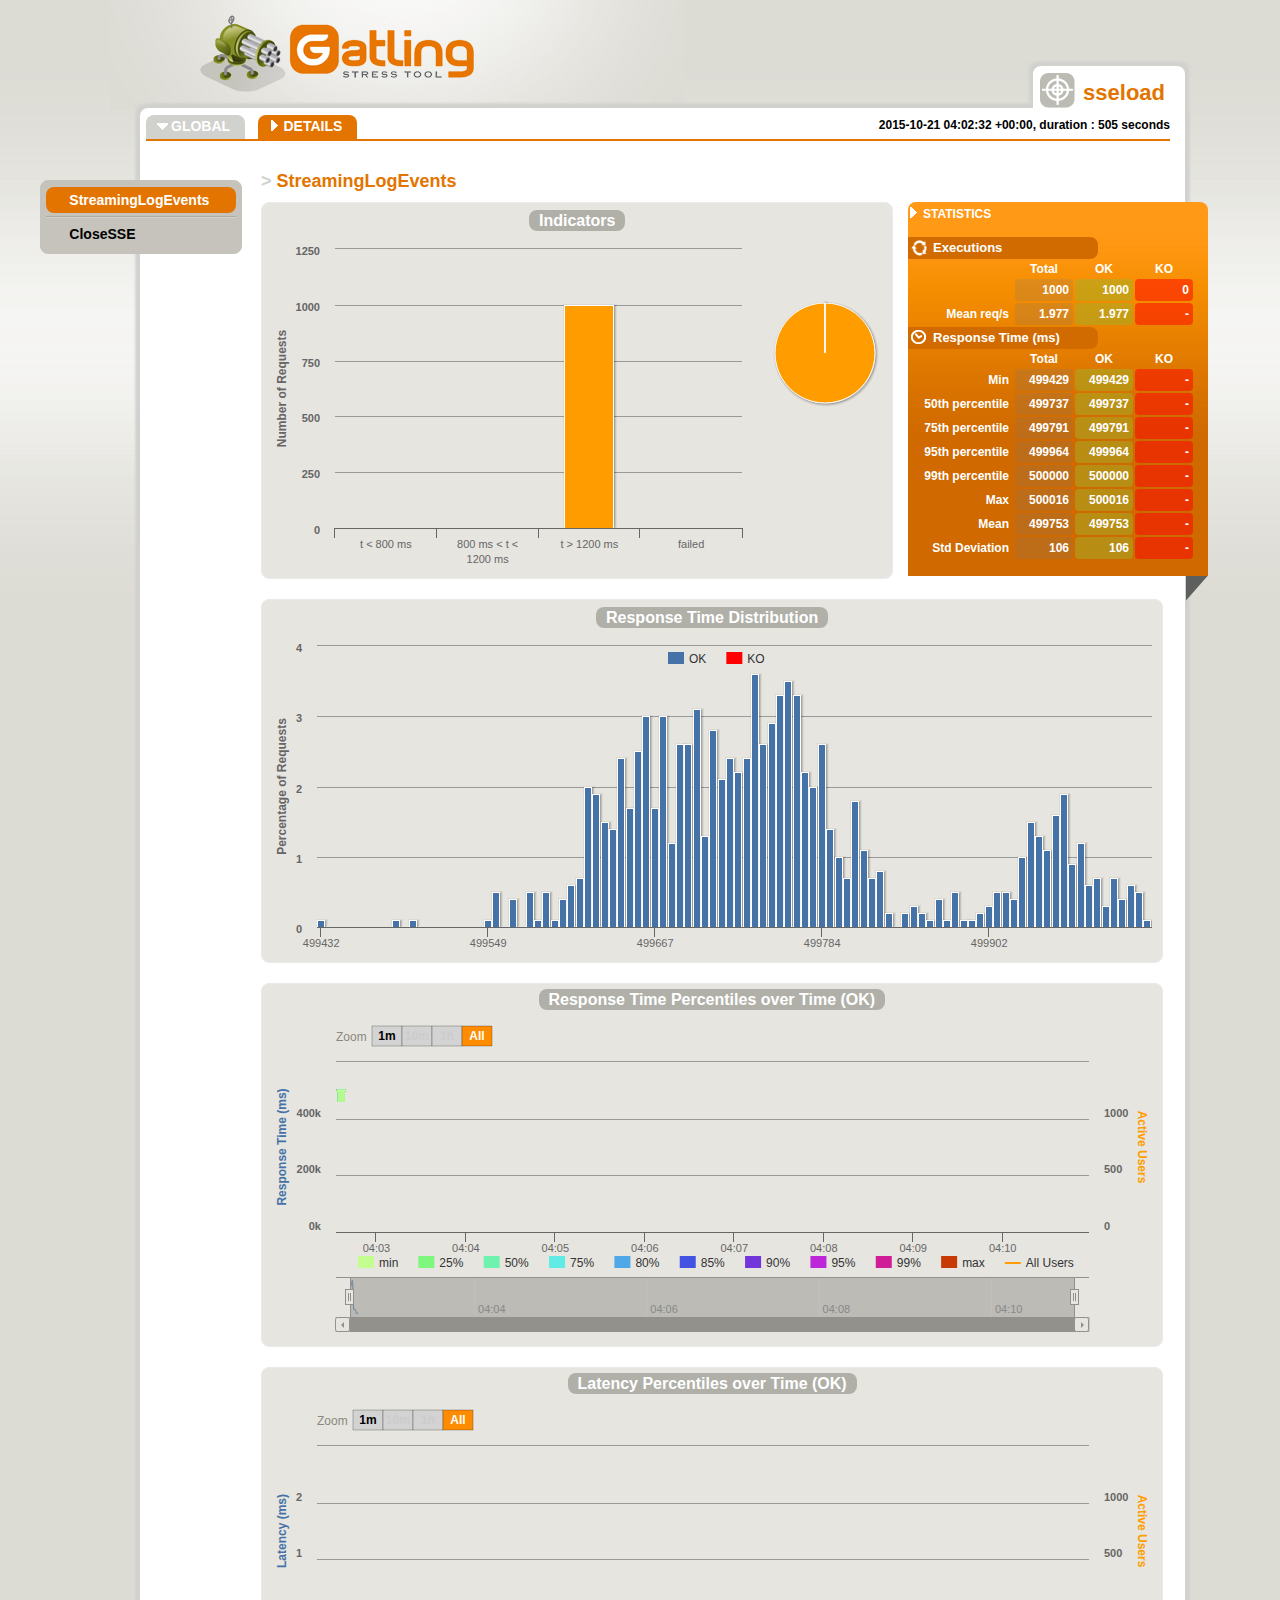
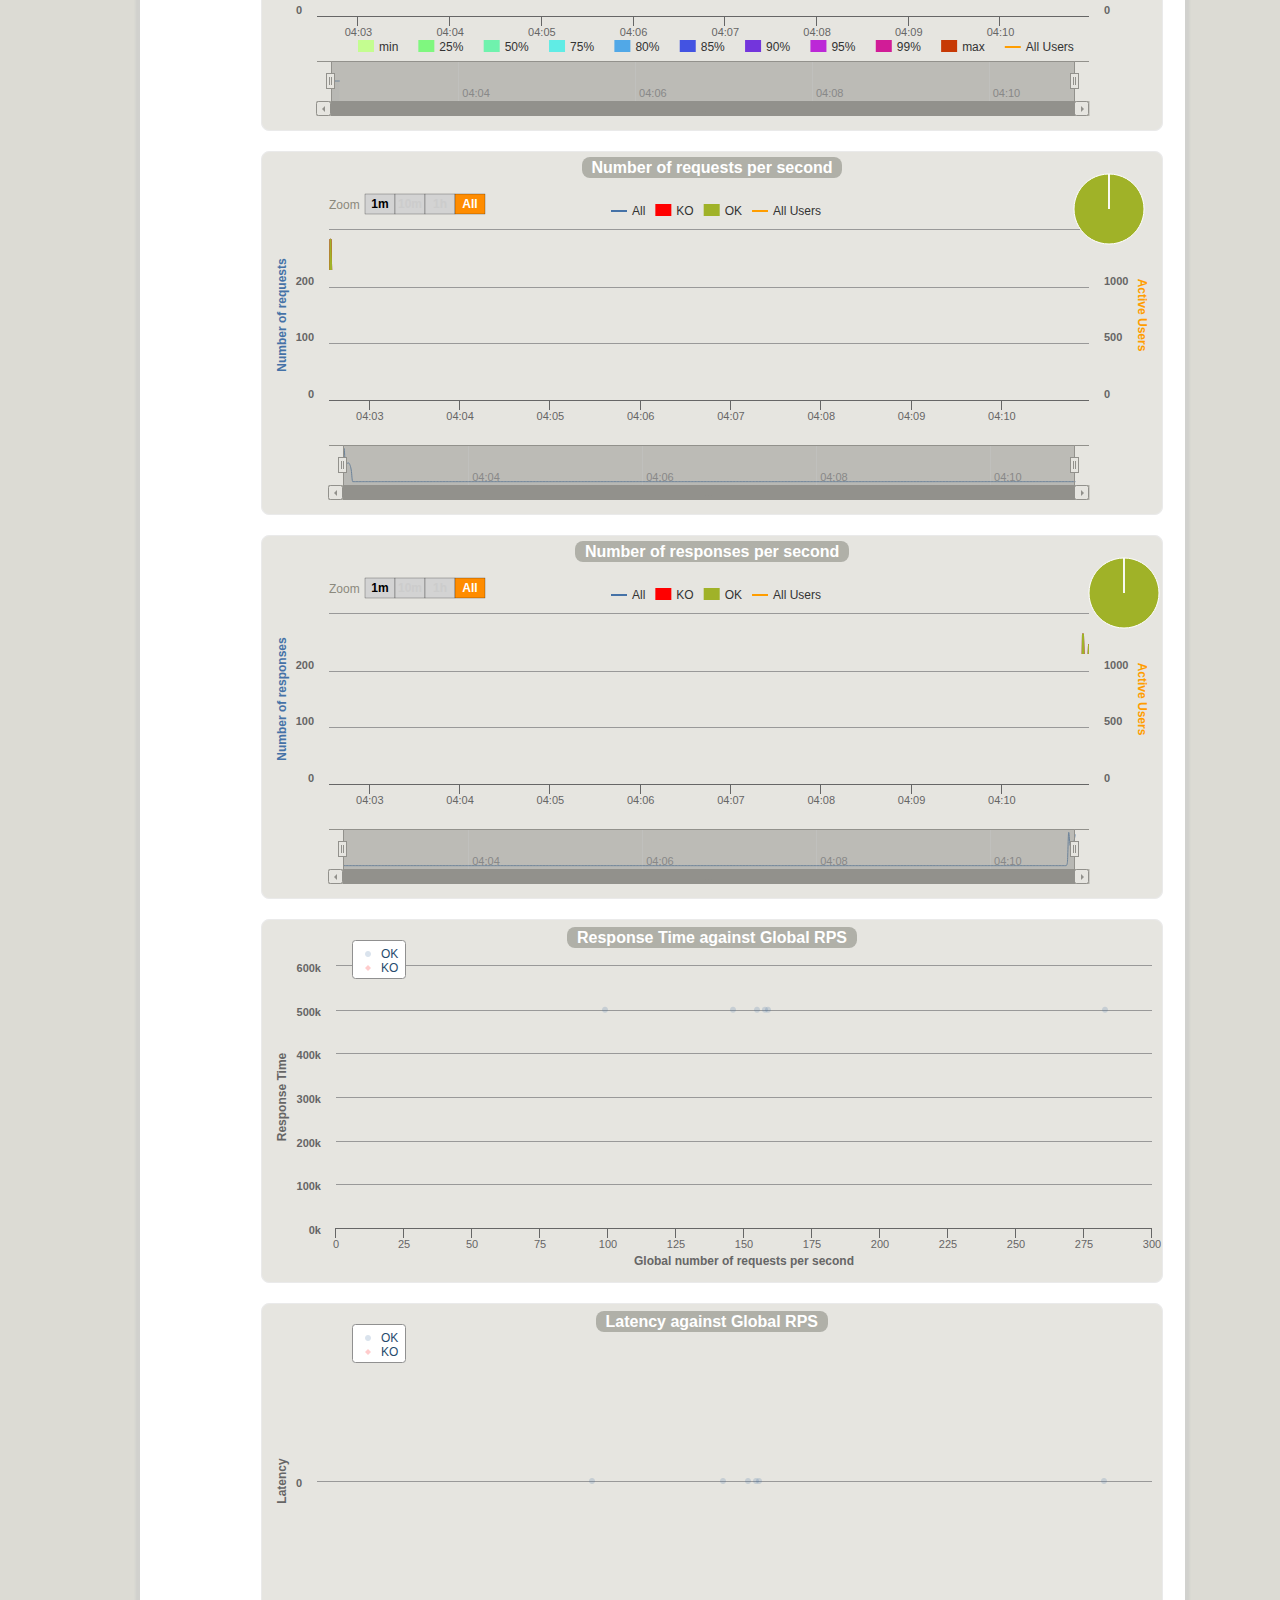
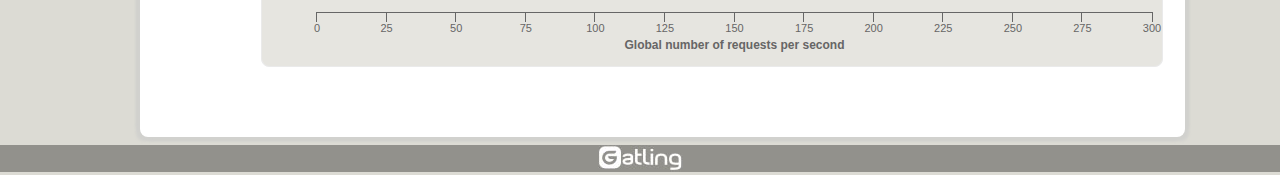
<file: results/sseload-1445400152360/req_streaminglogeve-3b5a0.html>
<!DOCTYPE html>
<html>
<head>
<meta charset="UTF-8">
<link rel="shortcut icon" type="image/x-icon" href="style/favicon.ico"/>
<link href="style/style.css" rel="stylesheet" type="text/css" />
<link href="style/bootstrap.min.css" rel="stylesheet" type="text/css" />
<script type="text/javascript" src="js/jquery.min.js"></script>
<script type="text/javascript" src="js/bootstrap.min.js"></script>
<script type="text/javascript" src="js/gatling.js"></script>
<script type="text/javascript" src="js/moment.min.js"></script>
<script type="text/javascript" src="js/menu.js"></script>
<script type="text/javascript" src="js/all_sessions.js"></script>
<script type="text/javascript" src="js/stats.js"></script>
<script type="text/javascript" src="js/highstock.js"></script>
<script type="text/javascript" src="js/highcharts-more.js"></script>
<script type="text/javascript" src="js/theme.js"></script>
<title>Gatling Stats - StreamingLogEvents</title>
</head>
<body>
<div class="frise"></div>
<div class="container details">
    <div class="head">
        <a href="http://gatling.io" target="blank_" title="Gatling Home Page"><img alt="Gatling" src="style/logo.png"/></a>
    </div>
    <div class="main">
        <div class="cadre">
                <div class="onglet">
                    <img src="style/cible.png" />
                    <p><span>sseload</span></p>
                </div>
                <div class="content">
                    <div class="sous-menu">
                        <div class="item "><a href="index.html">GLOBAL</a></div>
                        <div class="item ouvert"><a id="details_link" href="#">DETAILS</a></div>
                        <script type="text/javascript">
                          var timestamp = 1445400152360;
                          var runStartHumanDate = moment(timestamp).format("YYYY-MM-DD HH:mm:ss Z");
                          document.writeln("<p class='sim_desc' title='"+ runStartHumanDate +", duration : 505 seconds' data-content=''>");
                          document.writeln("<b>" + runStartHumanDate + ", duration : 505 seconds </b>");
                          document.writeln("</p>");
                        </script>
                    </div>
                    <div class="content-in">
                        <h1><span>> </span>StreamingLogEvents</h1>
                        <div class="article">
                            
                        <div class="infos">
                            <div class="infos-in">
	                        <div class="infos-title">STATISTICS</div>
                                <div class="repli"></div>                               
                                <div class="info">
                                    <h2 class="first">Executions</h2>
                                    <table>
                                        <thead>
                                            <tr><th></th><th>Total</th><th>OK</th><th>KO</th></tr>
                                        </thead>
                                        <tbody>
                                            <tr>
                                                <td class="title"></td>
                                                <td id="numberOfRequests" class="total"></td>
                                                <td id="numberOfRequestsOK" class="ok"></td>
                                                <td id="numberOfRequestsKO" class="ko"></td>
                                            </tr>
                                            <tr>
                                                <td class="title">Mean req/s</td>
                                                <td id="meanNumberOfRequestsPerSecond" class="total"></td>
                                                <td id="meanNumberOfRequestsPerSecondOK" class="ok"></td>
                                                <td id="meanNumberOfRequestsPerSecondKO" class="ko"></td>
                                            </tr>
                                        </tbody>
                                    </table>
                                    <h2 class="second">Response Time (ms)</h2>
                                    <table>
                                        <thead>
                                            <tr>
                                                <th></th>
                                                <th>Total</th>
                                                <th>OK</th>
                                                <th>KO</th>
                                            </tr>
                                        </thead>
                                        <tbody>
                                            <tr>
                                                <td class="title">Min</td>
                                                <td id="minResponseTime" class="total"></td>
                                                <td id="minResponseTimeOK" class="ok"></td>
                                                <td id="minResponseTimeKO" class="ko"></td>
                                            </tr>
                                            <tr>
                                                <td class="title">50th percentile</td>
                                                <td id="percentiles1" class="total"></td>
                                                <td id="percentiles1OK" class="ok"></td>
                                                <td id="percentiles1KO" class="ko"></td>
                                            </tr>
                                            <tr>
                                                <td class="title">75th percentile</td>
                                                <td id="percentiles2" class="total"></td>
                                                <td id="percentiles2OK" class="ok"></td>
                                                <td id="percentiles2KO" class="ko"></td>
                                            </tr>
                                            <tr>
                                                <td class="title">95th percentile</td>
                                                <td id="percentiles3" class="total"></td>
                                                <td id="percentiles3OK" class="ok"></td>
                                                <td id="percentiles3KO" class="ko"></td>
                                            </tr>
                                            <tr>
                                                <td class="title">99th percentile</td>
                                                <td id="percentiles4" class="total"></td>
                                                <td id="percentiles4OK" class="ok"></td>
                                                <td id="percentiles4KO" class="ko"></td>
                                            </tr>
                                            <tr>
                                                <td class="title">Max</td>
                                                <td id="maxResponseTime" class="total"></td>
                                                <td id="maxResponseTimeOK" class="ok"></td>
                                                <td id="maxResponseTimeKO" class="ko"></td>
                                            </tr>
                                            <tr>
                                                <td class="title">Mean</td>
                                                <td id="meanResponseTime" class="total"></td>
                                                <td id="meanResponseTimeOK" class="ok"></td>
                                                <td id="meanResponseTimeKO" class="ko"></td>
                                            </tr>
                                            <tr>
                                                <td class="title">Std Deviation</td>
                                                <td id="standardDeviation" class="total"></td>
                                                <td id="standardDeviationOK" class="ok"></td>
                                                <td id="standardDeviationKO" class="ko"></td>
                                            </tr>
                                        </tbody>
                                    </table>
                                </div>
                            </div>
                        </div>

            <div class="schema demi">
              <div id="container_indicators" class="demi"></div>
            </div>

            <div class="schema geant">
              <div id="container_distrib" class="geant"></div>
            </div>

            <div class="schema geant">
              <div id="container" class="geant"></div>
            </div>

            <div class="schema geant">
              <div id="container_latency" class="geant"></div>
            </div>

            <div class="schema geant">
              <a name="requests"></a>
                <div id="container_requests" class="geant"></div>
            </div>

            <div class="schema geant">
              <a name="responses"></a>
                <div id="container_responses" class="geant"></div>
            </div>

            <div class="schema geant">
              <div id="container_response_time_dispersion" class="geant"></div>
            </div>

            <div class="schema geant">
              <div id="container_latency_dispersion" class="geant"></div>
            </div>

                        </div>
                    </div>
                </div>
        </div>
    </div>
    <div class="nav">
        <ul></ul>
    </div>
</div>
<div class="foot">
    <a href="http://gatling.io" title="Gatling Home Page"><img alt="Gatling" src="style/logo-gatling.jpg"/></a>
</div>
<script type="text/javascript">
    var pageStats = stats.contents['req_streaminglogeve-3b5a0'].stats;
    $(document).ready(function() {
        $('.sim_desc').popover({trigger:'hover', placement:'bottom'});
        setDetailsLinkUrl();
        setDetailsMenu();
        setActiveMenu();
        fillStats(pageStats);
        
Highcharts.setOptions({
  global: { useUTC: false }
});

var indicatorsChart = new Highcharts.Chart({
  chart: {
    renderTo: 'container_indicators',
    marginRight: 150
  },
  credits: { enabled: false },
  legend: { enabled: false },
  title: { text: 'A title to let highcharts reserve the place for the title set later' },
  xAxis: {
    categories: [
      pageStats.group1.name,
      pageStats.group2.name,
      pageStats.group3.name,
      pageStats.group4.name
    ]
  },
  yAxis: {
    title: { text: 'Number of Requests' }
  },
  tooltip: {
    formatter: function() {
      var s;
      if (this.point.name) { // the pie chart
        s = ''+ this.point.name +': '+ this.y +'% requests';
      } else {
        s = ''+ this.y + ' requests';
      }
      return s;
    }
  },
  plotOptions: {
    series: {
      stacking: 'normal',
      shadow: true
    }
  },
  series: [
    {
      type: 'column',
      color: '#A0B228',
      data: [pageStats.group1.count,0,0,0],
      tooltip: { yDecimals: 0, ySuffix: 'ms' }
    },
    {
      type: 'column',
      color: '#FFDD00',
      data: [0,pageStats.group2.count,0,0],
      tooltip: { yDecimals: 0, ySuffix: 'ms' }
    },
    {
      type: 'column',
      color: '#FF9D00',
      data: [0,0,pageStats.group3.count,0],
      tooltip: { yDecimals: 0, ySuffix: 'ms' }
    },
    {
      type: 'column',
      color: '#FF0000',
      data: [0,0,0,pageStats.group4.count],
      tooltip: { yDecimals: 0, ySuffix: 'ms' }
    },
    {
      type: 'pie',
      name: 'Percentages',
      data: [
        {
          name: pageStats.group1.name,
          y: pageStats.group1.percentage,
          color: '#A0B228'
        },
        {
          name: pageStats.group2.name,
          y: pageStats.group2.percentage,
          color: '#FFDD00'
        },
        {
          name: pageStats.group3.name,
          y: pageStats.group3.percentage,
          color: '#FF9D00'
        },
        {
          name: pageStats.group4.name,
          y: pageStats.group4.percentage,
          color: '#FF0000'
        }
      ],
      center: [470, 85],
      size: 100,
      showInLegend: false,
      dataLabels: { enabled: false }
    }
  ]
});

indicatorsChart.setTitle({
  text: '<span class="chart_title">Indicators</span>',
  useHTML: true
});

	    $('#container_errors').sortable('#container_errors');
    
var responseTimeDistributionChart = new Highcharts.Chart({
  chart: {
    renderTo: 'container_distrib',
    type: 'column'
  },
  credits: {
    enabled: false
  },
  legend: {
    enabled: true,
    floating: true,
    y: -285,
    borderWidth: 0,
    itemStyle: {
      fontWeight: "normal"
    }
  },
  title: {
    text: 'A title to let highcharts reserve the place for the title set later'
  },
  xAxis: {
    categories: ['499432', '499438', '499444', '499450', '499455', '499461', '499467', '499473', '499479', '499485', '499491', '499497', '499502', '499508', '499514', '499520', '499526', '499532', '499538', '499543', '499549', '499555', '499561', '499567', '499573', '499579', '499585', '499590', '499596', '499602', '499608', '499614', '499620', '499626', '499632', '499637', '499643', '499649', '499655', '499661', '499667', '499673', '499678', '499684', '499690', '499696', '499702', '499708', '499714', '499720', '499725', '499731', '499737', '499743', '499749', '499755', '499761', '499767', '499772', '499778', '499784', '499790', '499796', '499802', '499808', '499813', '499819', '499825', '499831', '499837', '499843', '499849', '499855', '499860', '499866', '499872', '499878', '499884', '499890', '499896', '499902', '499907', '499913', '499919', '499925', '499931', '499937', '499943', '499948', '499954', '499960', '499966', '499972', '499978', '499984', '499990', '499995', '500001', '500007', '500013'],
    tickInterval: 20
  },
  yAxis: {
    min: 0,
    title: {
      text: 'Percentage of Requests'
    }
  },
  tooltip: {
    formatter: function() {
      return '<b>'+ this.x +' ms</b><br/>'+
      this.series.name +': '+ this.y +' %<br/>'+
      'Total: '+ this.point.stackTotal + ' %';
    }
  },
  plotOptions: {
    series: {
      groupPadding: 0,
      stacking: 'normal',
      shadow: true
    }
  },
  series: [
  	{
type: 'column',
color: '#4572A7',
name: 'OK',
data: [
  0.1,0.0,0.0,0.0,0.0,0.0,0.0,0.0,0.0,0.1,0.0,0.1,0.0,0.0,0.0,0.0,0.0,0.0,0.0,0.0,0.1,0.5,0.0,0.4,0.0,0.5,0.1,0.5,0.1,0.4,0.6,0.7,2.0,1.9,1.5,1.4,2.4,1.7,2.5,3.0,1.7,3.0,1.2,2.6,2.6,3.1,1.3,2.8,2.1,2.4,2.2,2.4,3.6,2.6,2.9,3.3,3.5,3.3,2.2,2.0,2.6,1.4,1.0,0.7,1.8,1.1,0.7,0.8,0.2,0.0,0.2,0.3,0.2,0.1,0.4,0.1,0.5,0.1,0.1,0.2,0.3,0.5,0.5,0.4,1.0,1.5,1.3,1.1,1.6,1.9,0.9,1.2,0.6,0.7,0.3,0.7,0.4,0.6,0.5,0.1
],
tooltip: { yDecimals: 0, ySuffix: 'ms' }
},
  	{
type: 'column',
color: '#FF0000',
name: 'KO',
data: [
  0.0,0.0,0.0,0.0,0.0,0.0,0.0,0.0,0.0,0.0,0.0,0.0,0.0,0.0,0.0,0.0,0.0,0.0,0.0,0.0,0.0,0.0,0.0,0.0,0.0,0.0,0.0,0.0,0.0,0.0,0.0,0.0,0.0,0.0,0.0,0.0,0.0,0.0,0.0,0.0,0.0,0.0,0.0,0.0,0.0,0.0,0.0,0.0,0.0,0.0,0.0,0.0,0.0,0.0,0.0,0.0,0.0,0.0,0.0,0.0,0.0,0.0,0.0,0.0,0.0,0.0,0.0,0.0,0.0,0.0,0.0,0.0,0.0,0.0,0.0,0.0,0.0,0.0,0.0,0.0,0.0,0.0,0.0,0.0,0.0,0.0,0.0,0.0,0.0,0.0,0.0,0.0,0.0,0.0,0.0,0.0,0.0,0.0,0.0,0.0
],
tooltip: { yDecimals: 0, ySuffix: 'ms' }
}
  ]
});

responseTimeDistributionChart.setTitle({
  text: '<span class="chart_title">Response Time Distribution</span>',
  useHTML: true
});

var responseTimeChart = new Highcharts.StockChart({
  chart: {
    renderTo: 'container',
    zoomType: 'x'
  },
  colors: ['#C4FD90', '#7FF77F', '#6FF2AD', '#60ECE5', '#51A8E7', '#4353E2', '#7335DC', '#BC28D7', '#D11C97', '#C73905', 'Orange'],
  credits: { enabled: false },
  legend: {
    enabled: true,
    floating: true,
    y: -65,
    borderWidth: 0,
    itemStyle: { fontWeight: "normal" }
  },
  title: { text: 'A title to let highcharts reserve the place for the title set later' },
  navigator: { baseSeries: 9 },
  rangeSelector: {
    rangeSelector: { align: "left" },
    buttonSpacing: 0,
    buttonTheme: {
      fill: 'LightGrey',
      padding: 1,
      stroke: 'Black',
      'stroke-width': 0.25,
      style: {
        color: 'Black',
        fontWeight: 'bold',
      },
      states: {
        stroke: 'Black',
        'stroke-width': 0.25,
        hover: {
          fill: 'DarkGrey',
          style: { color: 'black' }
        },
        select: {
          fill: 'DarkOrange',
          style: { color: 'white' }
        }
      }
    },
    buttons : [
      {
        type : 'minute',
        count : 1,
        text : '1m'
      }, {
        type : 'minute',
        count : 10,
        text : '10m'
      }, {
        type : 'hour',
        count : 1,
        text : '1h'
      }, {
        type : 'all',
        count : 1,
        text : 'All'
      }
    ],
    selected : 3,
    inputEnabled : false
  },
  xAxis: {
    type: 'datetime',
    ordinal: false,
    maxZoom: 10000 // three days
  },
  yAxis:[
    {
      min: 0,
      title: {
        text: 'Response Time (ms)',
        style: { color: '#4572A7' }
      },
      opposite: false
    }, {
      min: 0,
      title: {
        text: 'Active Users',
        style: { color: '#FF9D00' }
      },
      opposite: true
    }
  ],
  plotOptions: {
    arearange: { lineWidth: 1 },
    series: {
      dataGrouping: { enabled: false }
    }
  },
  series: [
  
    
         {
pointInterval: 1000,
name: 'min',
data: [
  [1445400152898,null],[1445400153898,499429],[1445400154898,499486],[1445400155898,499617],[1445400156898,499604],[1445400157898,499590],[1445400158898,499605],[1445400159898,null],[1445400160898,null],[1445400161898,null],[1445400162898,null],[1445400163898,null],[1445400164898,null],[1445400165898,null],[1445400166898,null],[1445400167898,null],[1445400168898,null],[1445400169898,null],[1445400170898,null],[1445400171898,null],[1445400172898,null],[1445400173898,null],[1445400174898,null],[1445400175898,null],[1445400176898,null],[1445400177898,null],[1445400178898,null],[1445400179898,null],[1445400180898,null],[1445400181898,null],[1445400182898,null],[1445400183898,null],[1445400184898,null],[1445400185898,null],[1445400186898,null],[1445400187898,null],[1445400188898,null],[1445400189898,null],[1445400190898,null],[1445400191898,null],[1445400192898,null],[1445400193898,null],[1445400194898,null],[1445400195898,null],[1445400196898,null],[1445400197898,null],[1445400198898,null],[1445400199898,null],[1445400200898,null],[1445400201898,null],[1445400202898,null],[1445400203898,null],[1445400204898,null],[1445400205898,null],[1445400206898,null],[1445400207898,null],[1445400208898,null],[1445400209898,null],[1445400210898,null],[1445400211898,null],[1445400212898,null],[1445400213898,null],[1445400214898,null],[1445400215898,null],[1445400216898,null],[1445400217898,null],[1445400218898,null],[1445400219898,null],[1445400220898,null],[1445400221898,null],[1445400222898,null],[1445400223898,null],[1445400224898,null],[1445400225898,null],[1445400226898,null],[1445400227898,null],[1445400228898,null],[1445400229898,null],[1445400230898,null],[1445400231898,null],[1445400232898,null],[1445400233898,null],[1445400234898,null],[1445400235898,null],[1445400236898,null],[1445400237898,null],[1445400238898,null],[1445400239898,null],[1445400240898,null],[1445400241898,null],[1445400242898,null],[1445400243898,null],[1445400244898,null],[1445400245898,null],[1445400246898,null],[1445400247898,null],[1445400248898,null],[1445400249898,null],[1445400250898,null],[1445400251898,null],[1445400252898,null],[1445400253898,null],[1445400254898,null],[1445400255898,null],[1445400256898,null],[1445400257898,null],[1445400258898,null],[1445400259898,null],[1445400260898,null],[1445400261898,null],[1445400262898,null],[1445400263898,null],[1445400264898,null],[1445400265898,null],[1445400266898,null],[1445400267898,null],[1445400268898,null],[1445400269898,null],[1445400270898,null],[1445400271898,null],[1445400272898,null],[1445400273898,null],[1445400274898,null],[1445400275898,null],[1445400276898,null],[1445400277898,null],[1445400278898,null],[1445400279898,null],[1445400280898,null],[1445400281898,null],[1445400282898,null],[1445400283898,null],[1445400284898,null],[1445400285898,null],[1445400286898,null],[1445400287898,null],[1445400288898,null],[1445400289898,null],[1445400290898,null],[1445400291898,null],[1445400292898,null],[1445400293898,null],[1445400294898,null],[1445400295898,null],[1445400296898,null],[1445400297898,null],[1445400298898,null],[1445400299898,null],[1445400300898,null],[1445400301898,null],[1445400302898,null],[1445400303898,null],[1445400304898,null],[1445400305898,null],[1445400306898,null],[1445400307898,null],[1445400308898,null],[1445400309898,null],[1445400310898,null],[1445400311898,null],[1445400312898,null],[1445400313898,null],[1445400314898,null],[1445400315898,null],[1445400316898,null],[1445400317898,null],[1445400318898,null],[1445400319898,null],[1445400320898,null],[1445400321898,null],[1445400322898,null],[1445400323898,null],[1445400324898,null],[1445400325898,null],[1445400326898,null],[1445400327898,null],[1445400328898,null],[1445400329898,null],[1445400330898,null],[1445400331898,null],[1445400332898,null],[1445400333898,null],[1445400334898,null],[1445400335898,null],[1445400336898,null],[1445400337898,null],[1445400338898,null],[1445400339898,null],[1445400340898,null],[1445400341898,null],[1445400342898,null],[1445400343898,null],[1445400344898,null],[1445400345898,null],[1445400346898,null],[1445400347898,null],[1445400348898,null],[1445400349898,null],[1445400350898,null],[1445400351898,null],[1445400352898,null],[1445400353898,null],[1445400354898,null],[1445400355898,null],[1445400356898,null],[1445400357898,null],[1445400358898,null],[1445400359898,null],[1445400360898,null],[1445400361898,null],[1445400362898,null],[1445400363898,null],[1445400364898,null],[1445400365898,null],[1445400366898,null],[1445400367898,null],[1445400368898,null],[1445400369898,null],[1445400370898,null],[1445400371898,null],[1445400372898,null],[1445400373898,null],[1445400374898,null],[1445400375898,null],[1445400376898,null],[1445400377898,null],[1445400378898,null],[1445400379898,null],[1445400380898,null],[1445400381898,null],[1445400382898,null],[1445400383898,null],[1445400384898,null],[1445400385898,null],[1445400386898,null],[1445400387898,null],[1445400388898,null],[1445400389898,null],[1445400390898,null],[1445400391898,null],[1445400392898,null],[1445400393898,null],[1445400394898,null],[1445400395898,null],[1445400396898,null],[1445400397898,null],[1445400398898,null],[1445400399898,null],[1445400400898,null],[1445400401898,null],[1445400402898,null],[1445400403898,null],[1445400404898,null],[1445400405898,null],[1445400406898,null],[1445400407898,null],[1445400408898,null],[1445400409898,null],[1445400410898,null],[1445400411898,null],[1445400412898,null],[1445400413898,null],[1445400414898,null],[1445400415898,null],[1445400416898,null],[1445400417898,null],[1445400418898,null],[1445400419898,null],[1445400420898,null],[1445400421898,null],[1445400422898,null],[1445400423898,null],[1445400424898,null],[1445400425898,null],[1445400426898,null],[1445400427898,null],[1445400428898,null],[1445400429898,null],[1445400430898,null],[1445400431898,null],[1445400432898,null],[1445400433898,null],[1445400434898,null],[1445400435898,null],[1445400436898,null],[1445400437898,null],[1445400438898,null],[1445400439898,null],[1445400440898,null],[1445400441898,null],[1445400442898,null],[1445400443898,null],[1445400444898,null],[1445400445898,null],[1445400446898,null],[1445400447898,null],[1445400448898,null],[1445400449898,null],[1445400450898,null],[1445400451898,null],[1445400452898,null],[1445400453898,null],[1445400454898,null],[1445400455898,null],[1445400456898,null],[1445400457898,null],[1445400458898,null],[1445400459898,null],[1445400460898,null],[1445400461898,null],[1445400462898,null],[1445400463898,null],[1445400464898,null],[1445400465898,null],[1445400466898,null],[1445400467898,null],[1445400468898,null],[1445400469898,null],[1445400470898,null],[1445400471898,null],[1445400472898,null],[1445400473898,null],[1445400474898,null],[1445400475898,null],[1445400476898,null],[1445400477898,null],[1445400478898,null],[1445400479898,null],[1445400480898,null],[1445400481898,null],[1445400482898,null],[1445400483898,null],[1445400484898,null],[1445400485898,null],[1445400486898,null],[1445400487898,null],[1445400488898,null],[1445400489898,null],[1445400490898,null],[1445400491898,null],[1445400492898,null],[1445400493898,null],[1445400494898,null],[1445400495898,null],[1445400496898,null],[1445400497898,null],[1445400498898,null],[1445400499898,null],[1445400500898,null],[1445400501898,null],[1445400502898,null],[1445400503898,null],[1445400504898,null],[1445400505898,null],[1445400506898,null],[1445400507898,null],[1445400508898,null],[1445400509898,null],[1445400510898,null],[1445400511898,null],[1445400512898,null],[1445400513898,null],[1445400514898,null],[1445400515898,null],[1445400516898,null],[1445400517898,null],[1445400518898,null],[1445400519898,null],[1445400520898,null],[1445400521898,null],[1445400522898,null],[1445400523898,null],[1445400524898,null],[1445400525898,null],[1445400526898,null],[1445400527898,null],[1445400528898,null],[1445400529898,null],[1445400530898,null],[1445400531898,null],[1445400532898,null],[1445400533898,null],[1445400534898,null],[1445400535898,null],[1445400536898,null],[1445400537898,null],[1445400538898,null],[1445400539898,null],[1445400540898,null],[1445400541898,null],[1445400542898,null],[1445400543898,null],[1445400544898,null],[1445400545898,null],[1445400546898,null],[1445400547898,null],[1445400548898,null],[1445400549898,null],[1445400550898,null],[1445400551898,null],[1445400552898,null],[1445400553898,null],[1445400554898,null],[1445400555898,null],[1445400556898,null],[1445400557898,null],[1445400558898,null],[1445400559898,null],[1445400560898,null],[1445400561898,null],[1445400562898,null],[1445400563898,null],[1445400564898,null],[1445400565898,null],[1445400566898,null],[1445400567898,null],[1445400568898,null],[1445400569898,null],[1445400570898,null],[1445400571898,null],[1445400572898,null],[1445400573898,null],[1445400574898,null],[1445400575898,null],[1445400576898,null],[1445400577898,null],[1445400578898,null],[1445400579898,null],[1445400580898,null],[1445400581898,null],[1445400582898,null],[1445400583898,null],[1445400584898,null],[1445400585898,null],[1445400586898,null],[1445400587898,null],[1445400588898,null],[1445400589898,null],[1445400590898,null],[1445400591898,null],[1445400592898,null],[1445400593898,null],[1445400594898,null],[1445400595898,null],[1445400596898,null],[1445400597898,null],[1445400598898,null],[1445400599898,null],[1445400600898,null],[1445400601898,null],[1445400602898,null],[1445400603898,null],[1445400604898,null],[1445400605898,null],[1445400606898,null],[1445400607898,null],[1445400608898,null],[1445400609898,null],[1445400610898,null],[1445400611898,null],[1445400612898,null],[1445400613898,null],[1445400614898,null],[1445400615898,null],[1445400616898,null],[1445400617898,null],[1445400618898,null],[1445400619898,null],[1445400620898,null],[1445400621898,null],[1445400622898,null],[1445400623898,null],[1445400624898,null],[1445400625898,null],[1445400626898,null],[1445400627898,null],[1445400628898,null],[1445400629898,null],[1445400630898,null],[1445400631898,null],[1445400632898,null],[1445400633898,null],[1445400634898,null],[1445400635898,null],[1445400636898,null],[1445400637898,null],[1445400638898,null],[1445400639898,null],[1445400640898,null],[1445400641898,null],[1445400642898,null],[1445400643898,null],[1445400644898,null],[1445400645898,null],[1445400646898,null],[1445400647898,null],[1445400648898,null],[1445400649898,null],[1445400650898,null],[1445400651898,null],[1445400652898,null],[1445400653898,null],[1445400654898,null],[1445400655898,null],[1445400656898,null],[1445400657898,null]
],
tooltip: { yDecimals: 0, ySuffix: 'ms' },
type : 'area',
yAxis: 0,
zIndex: 10
},
         {
pointInterval: 1000,
name: '25%',
data: [
  [1445400152898,null],[1445400153898,499708],[1445400154898,499774],[1445400155898,499659],[1445400156898,499661],[1445400157898,499643],[1445400158898,499670],[1445400159898,null],[1445400160898,null],[1445400161898,null],[1445400162898,null],[1445400163898,null],[1445400164898,null],[1445400165898,null],[1445400166898,null],[1445400167898,null],[1445400168898,null],[1445400169898,null],[1445400170898,null],[1445400171898,null],[1445400172898,null],[1445400173898,null],[1445400174898,null],[1445400175898,null],[1445400176898,null],[1445400177898,null],[1445400178898,null],[1445400179898,null],[1445400180898,null],[1445400181898,null],[1445400182898,null],[1445400183898,null],[1445400184898,null],[1445400185898,null],[1445400186898,null],[1445400187898,null],[1445400188898,null],[1445400189898,null],[1445400190898,null],[1445400191898,null],[1445400192898,null],[1445400193898,null],[1445400194898,null],[1445400195898,null],[1445400196898,null],[1445400197898,null],[1445400198898,null],[1445400199898,null],[1445400200898,null],[1445400201898,null],[1445400202898,null],[1445400203898,null],[1445400204898,null],[1445400205898,null],[1445400206898,null],[1445400207898,null],[1445400208898,null],[1445400209898,null],[1445400210898,null],[1445400211898,null],[1445400212898,null],[1445400213898,null],[1445400214898,null],[1445400215898,null],[1445400216898,null],[1445400217898,null],[1445400218898,null],[1445400219898,null],[1445400220898,null],[1445400221898,null],[1445400222898,null],[1445400223898,null],[1445400224898,null],[1445400225898,null],[1445400226898,null],[1445400227898,null],[1445400228898,null],[1445400229898,null],[1445400230898,null],[1445400231898,null],[1445400232898,null],[1445400233898,null],[1445400234898,null],[1445400235898,null],[1445400236898,null],[1445400237898,null],[1445400238898,null],[1445400239898,null],[1445400240898,null],[1445400241898,null],[1445400242898,null],[1445400243898,null],[1445400244898,null],[1445400245898,null],[1445400246898,null],[1445400247898,null],[1445400248898,null],[1445400249898,null],[1445400250898,null],[1445400251898,null],[1445400252898,null],[1445400253898,null],[1445400254898,null],[1445400255898,null],[1445400256898,null],[1445400257898,null],[1445400258898,null],[1445400259898,null],[1445400260898,null],[1445400261898,null],[1445400262898,null],[1445400263898,null],[1445400264898,null],[1445400265898,null],[1445400266898,null],[1445400267898,null],[1445400268898,null],[1445400269898,null],[1445400270898,null],[1445400271898,null],[1445400272898,null],[1445400273898,null],[1445400274898,null],[1445400275898,null],[1445400276898,null],[1445400277898,null],[1445400278898,null],[1445400279898,null],[1445400280898,null],[1445400281898,null],[1445400282898,null],[1445400283898,null],[1445400284898,null],[1445400285898,null],[1445400286898,null],[1445400287898,null],[1445400288898,null],[1445400289898,null],[1445400290898,null],[1445400291898,null],[1445400292898,null],[1445400293898,null],[1445400294898,null],[1445400295898,null],[1445400296898,null],[1445400297898,null],[1445400298898,null],[1445400299898,null],[1445400300898,null],[1445400301898,null],[1445400302898,null],[1445400303898,null],[1445400304898,null],[1445400305898,null],[1445400306898,null],[1445400307898,null],[1445400308898,null],[1445400309898,null],[1445400310898,null],[1445400311898,null],[1445400312898,null],[1445400313898,null],[1445400314898,null],[1445400315898,null],[1445400316898,null],[1445400317898,null],[1445400318898,null],[1445400319898,null],[1445400320898,null],[1445400321898,null],[1445400322898,null],[1445400323898,null],[1445400324898,null],[1445400325898,null],[1445400326898,null],[1445400327898,null],[1445400328898,null],[1445400329898,null],[1445400330898,null],[1445400331898,null],[1445400332898,null],[1445400333898,null],[1445400334898,null],[1445400335898,null],[1445400336898,null],[1445400337898,null],[1445400338898,null],[1445400339898,null],[1445400340898,null],[1445400341898,null],[1445400342898,null],[1445400343898,null],[1445400344898,null],[1445400345898,null],[1445400346898,null],[1445400347898,null],[1445400348898,null],[1445400349898,null],[1445400350898,null],[1445400351898,null],[1445400352898,null],[1445400353898,null],[1445400354898,null],[1445400355898,null],[1445400356898,null],[1445400357898,null],[1445400358898,null],[1445400359898,null],[1445400360898,null],[1445400361898,null],[1445400362898,null],[1445400363898,null],[1445400364898,null],[1445400365898,null],[1445400366898,null],[1445400367898,null],[1445400368898,null],[1445400369898,null],[1445400370898,null],[1445400371898,null],[1445400372898,null],[1445400373898,null],[1445400374898,null],[1445400375898,null],[1445400376898,null],[1445400377898,null],[1445400378898,null],[1445400379898,null],[1445400380898,null],[1445400381898,null],[1445400382898,null],[1445400383898,null],[1445400384898,null],[1445400385898,null],[1445400386898,null],[1445400387898,null],[1445400388898,null],[1445400389898,null],[1445400390898,null],[1445400391898,null],[1445400392898,null],[1445400393898,null],[1445400394898,null],[1445400395898,null],[1445400396898,null],[1445400397898,null],[1445400398898,null],[1445400399898,null],[1445400400898,null],[1445400401898,null],[1445400402898,null],[1445400403898,null],[1445400404898,null],[1445400405898,null],[1445400406898,null],[1445400407898,null],[1445400408898,null],[1445400409898,null],[1445400410898,null],[1445400411898,null],[1445400412898,null],[1445400413898,null],[1445400414898,null],[1445400415898,null],[1445400416898,null],[1445400417898,null],[1445400418898,null],[1445400419898,null],[1445400420898,null],[1445400421898,null],[1445400422898,null],[1445400423898,null],[1445400424898,null],[1445400425898,null],[1445400426898,null],[1445400427898,null],[1445400428898,null],[1445400429898,null],[1445400430898,null],[1445400431898,null],[1445400432898,null],[1445400433898,null],[1445400434898,null],[1445400435898,null],[1445400436898,null],[1445400437898,null],[1445400438898,null],[1445400439898,null],[1445400440898,null],[1445400441898,null],[1445400442898,null],[1445400443898,null],[1445400444898,null],[1445400445898,null],[1445400446898,null],[1445400447898,null],[1445400448898,null],[1445400449898,null],[1445400450898,null],[1445400451898,null],[1445400452898,null],[1445400453898,null],[1445400454898,null],[1445400455898,null],[1445400456898,null],[1445400457898,null],[1445400458898,null],[1445400459898,null],[1445400460898,null],[1445400461898,null],[1445400462898,null],[1445400463898,null],[1445400464898,null],[1445400465898,null],[1445400466898,null],[1445400467898,null],[1445400468898,null],[1445400469898,null],[1445400470898,null],[1445400471898,null],[1445400472898,null],[1445400473898,null],[1445400474898,null],[1445400475898,null],[1445400476898,null],[1445400477898,null],[1445400478898,null],[1445400479898,null],[1445400480898,null],[1445400481898,null],[1445400482898,null],[1445400483898,null],[1445400484898,null],[1445400485898,null],[1445400486898,null],[1445400487898,null],[1445400488898,null],[1445400489898,null],[1445400490898,null],[1445400491898,null],[1445400492898,null],[1445400493898,null],[1445400494898,null],[1445400495898,null],[1445400496898,null],[1445400497898,null],[1445400498898,null],[1445400499898,null],[1445400500898,null],[1445400501898,null],[1445400502898,null],[1445400503898,null],[1445400504898,null],[1445400505898,null],[1445400506898,null],[1445400507898,null],[1445400508898,null],[1445400509898,null],[1445400510898,null],[1445400511898,null],[1445400512898,null],[1445400513898,null],[1445400514898,null],[1445400515898,null],[1445400516898,null],[1445400517898,null],[1445400518898,null],[1445400519898,null],[1445400520898,null],[1445400521898,null],[1445400522898,null],[1445400523898,null],[1445400524898,null],[1445400525898,null],[1445400526898,null],[1445400527898,null],[1445400528898,null],[1445400529898,null],[1445400530898,null],[1445400531898,null],[1445400532898,null],[1445400533898,null],[1445400534898,null],[1445400535898,null],[1445400536898,null],[1445400537898,null],[1445400538898,null],[1445400539898,null],[1445400540898,null],[1445400541898,null],[1445400542898,null],[1445400543898,null],[1445400544898,null],[1445400545898,null],[1445400546898,null],[1445400547898,null],[1445400548898,null],[1445400549898,null],[1445400550898,null],[1445400551898,null],[1445400552898,null],[1445400553898,null],[1445400554898,null],[1445400555898,null],[1445400556898,null],[1445400557898,null],[1445400558898,null],[1445400559898,null],[1445400560898,null],[1445400561898,null],[1445400562898,null],[1445400563898,null],[1445400564898,null],[1445400565898,null],[1445400566898,null],[1445400567898,null],[1445400568898,null],[1445400569898,null],[1445400570898,null],[1445400571898,null],[1445400572898,null],[1445400573898,null],[1445400574898,null],[1445400575898,null],[1445400576898,null],[1445400577898,null],[1445400578898,null],[1445400579898,null],[1445400580898,null],[1445400581898,null],[1445400582898,null],[1445400583898,null],[1445400584898,null],[1445400585898,null],[1445400586898,null],[1445400587898,null],[1445400588898,null],[1445400589898,null],[1445400590898,null],[1445400591898,null],[1445400592898,null],[1445400593898,null],[1445400594898,null],[1445400595898,null],[1445400596898,null],[1445400597898,null],[1445400598898,null],[1445400599898,null],[1445400600898,null],[1445400601898,null],[1445400602898,null],[1445400603898,null],[1445400604898,null],[1445400605898,null],[1445400606898,null],[1445400607898,null],[1445400608898,null],[1445400609898,null],[1445400610898,null],[1445400611898,null],[1445400612898,null],[1445400613898,null],[1445400614898,null],[1445400615898,null],[1445400616898,null],[1445400617898,null],[1445400618898,null],[1445400619898,null],[1445400620898,null],[1445400621898,null],[1445400622898,null],[1445400623898,null],[1445400624898,null],[1445400625898,null],[1445400626898,null],[1445400627898,null],[1445400628898,null],[1445400629898,null],[1445400630898,null],[1445400631898,null],[1445400632898,null],[1445400633898,null],[1445400634898,null],[1445400635898,null],[1445400636898,null],[1445400637898,null],[1445400638898,null],[1445400639898,null],[1445400640898,null],[1445400641898,null],[1445400642898,null],[1445400643898,null],[1445400644898,null],[1445400645898,null],[1445400646898,null],[1445400647898,null],[1445400648898,null],[1445400649898,null],[1445400650898,null],[1445400651898,null],[1445400652898,null],[1445400653898,null],[1445400654898,null],[1445400655898,null],[1445400656898,null],[1445400657898,null]
],
tooltip: { yDecimals: 0, ySuffix: 'ms' },
type : 'area',
yAxis: 0,
zIndex: 9
},
         {
pointInterval: 1000,
name: '50%',
data: [
  [1445400152898,null],[1445400153898,499800],[1445400154898,499849],[1445400155898,499700],[1445400156898,499711],[1445400157898,499685],[1445400158898,499700],[1445400159898,null],[1445400160898,null],[1445400161898,null],[1445400162898,null],[1445400163898,null],[1445400164898,null],[1445400165898,null],[1445400166898,null],[1445400167898,null],[1445400168898,null],[1445400169898,null],[1445400170898,null],[1445400171898,null],[1445400172898,null],[1445400173898,null],[1445400174898,null],[1445400175898,null],[1445400176898,null],[1445400177898,null],[1445400178898,null],[1445400179898,null],[1445400180898,null],[1445400181898,null],[1445400182898,null],[1445400183898,null],[1445400184898,null],[1445400185898,null],[1445400186898,null],[1445400187898,null],[1445400188898,null],[1445400189898,null],[1445400190898,null],[1445400191898,null],[1445400192898,null],[1445400193898,null],[1445400194898,null],[1445400195898,null],[1445400196898,null],[1445400197898,null],[1445400198898,null],[1445400199898,null],[1445400200898,null],[1445400201898,null],[1445400202898,null],[1445400203898,null],[1445400204898,null],[1445400205898,null],[1445400206898,null],[1445400207898,null],[1445400208898,null],[1445400209898,null],[1445400210898,null],[1445400211898,null],[1445400212898,null],[1445400213898,null],[1445400214898,null],[1445400215898,null],[1445400216898,null],[1445400217898,null],[1445400218898,null],[1445400219898,null],[1445400220898,null],[1445400221898,null],[1445400222898,null],[1445400223898,null],[1445400224898,null],[1445400225898,null],[1445400226898,null],[1445400227898,null],[1445400228898,null],[1445400229898,null],[1445400230898,null],[1445400231898,null],[1445400232898,null],[1445400233898,null],[1445400234898,null],[1445400235898,null],[1445400236898,null],[1445400237898,null],[1445400238898,null],[1445400239898,null],[1445400240898,null],[1445400241898,null],[1445400242898,null],[1445400243898,null],[1445400244898,null],[1445400245898,null],[1445400246898,null],[1445400247898,null],[1445400248898,null],[1445400249898,null],[1445400250898,null],[1445400251898,null],[1445400252898,null],[1445400253898,null],[1445400254898,null],[1445400255898,null],[1445400256898,null],[1445400257898,null],[1445400258898,null],[1445400259898,null],[1445400260898,null],[1445400261898,null],[1445400262898,null],[1445400263898,null],[1445400264898,null],[1445400265898,null],[1445400266898,null],[1445400267898,null],[1445400268898,null],[1445400269898,null],[1445400270898,null],[1445400271898,null],[1445400272898,null],[1445400273898,null],[1445400274898,null],[1445400275898,null],[1445400276898,null],[1445400277898,null],[1445400278898,null],[1445400279898,null],[1445400280898,null],[1445400281898,null],[1445400282898,null],[1445400283898,null],[1445400284898,null],[1445400285898,null],[1445400286898,null],[1445400287898,null],[1445400288898,null],[1445400289898,null],[1445400290898,null],[1445400291898,null],[1445400292898,null],[1445400293898,null],[1445400294898,null],[1445400295898,null],[1445400296898,null],[1445400297898,null],[1445400298898,null],[1445400299898,null],[1445400300898,null],[1445400301898,null],[1445400302898,null],[1445400303898,null],[1445400304898,null],[1445400305898,null],[1445400306898,null],[1445400307898,null],[1445400308898,null],[1445400309898,null],[1445400310898,null],[1445400311898,null],[1445400312898,null],[1445400313898,null],[1445400314898,null],[1445400315898,null],[1445400316898,null],[1445400317898,null],[1445400318898,null],[1445400319898,null],[1445400320898,null],[1445400321898,null],[1445400322898,null],[1445400323898,null],[1445400324898,null],[1445400325898,null],[1445400326898,null],[1445400327898,null],[1445400328898,null],[1445400329898,null],[1445400330898,null],[1445400331898,null],[1445400332898,null],[1445400333898,null],[1445400334898,null],[1445400335898,null],[1445400336898,null],[1445400337898,null],[1445400338898,null],[1445400339898,null],[1445400340898,null],[1445400341898,null],[1445400342898,null],[1445400343898,null],[1445400344898,null],[1445400345898,null],[1445400346898,null],[1445400347898,null],[1445400348898,null],[1445400349898,null],[1445400350898,null],[1445400351898,null],[1445400352898,null],[1445400353898,null],[1445400354898,null],[1445400355898,null],[1445400356898,null],[1445400357898,null],[1445400358898,null],[1445400359898,null],[1445400360898,null],[1445400361898,null],[1445400362898,null],[1445400363898,null],[1445400364898,null],[1445400365898,null],[1445400366898,null],[1445400367898,null],[1445400368898,null],[1445400369898,null],[1445400370898,null],[1445400371898,null],[1445400372898,null],[1445400373898,null],[1445400374898,null],[1445400375898,null],[1445400376898,null],[1445400377898,null],[1445400378898,null],[1445400379898,null],[1445400380898,null],[1445400381898,null],[1445400382898,null],[1445400383898,null],[1445400384898,null],[1445400385898,null],[1445400386898,null],[1445400387898,null],[1445400388898,null],[1445400389898,null],[1445400390898,null],[1445400391898,null],[1445400392898,null],[1445400393898,null],[1445400394898,null],[1445400395898,null],[1445400396898,null],[1445400397898,null],[1445400398898,null],[1445400399898,null],[1445400400898,null],[1445400401898,null],[1445400402898,null],[1445400403898,null],[1445400404898,null],[1445400405898,null],[1445400406898,null],[1445400407898,null],[1445400408898,null],[1445400409898,null],[1445400410898,null],[1445400411898,null],[1445400412898,null],[1445400413898,null],[1445400414898,null],[1445400415898,null],[1445400416898,null],[1445400417898,null],[1445400418898,null],[1445400419898,null],[1445400420898,null],[1445400421898,null],[1445400422898,null],[1445400423898,null],[1445400424898,null],[1445400425898,null],[1445400426898,null],[1445400427898,null],[1445400428898,null],[1445400429898,null],[1445400430898,null],[1445400431898,null],[1445400432898,null],[1445400433898,null],[1445400434898,null],[1445400435898,null],[1445400436898,null],[1445400437898,null],[1445400438898,null],[1445400439898,null],[1445400440898,null],[1445400441898,null],[1445400442898,null],[1445400443898,null],[1445400444898,null],[1445400445898,null],[1445400446898,null],[1445400447898,null],[1445400448898,null],[1445400449898,null],[1445400450898,null],[1445400451898,null],[1445400452898,null],[1445400453898,null],[1445400454898,null],[1445400455898,null],[1445400456898,null],[1445400457898,null],[1445400458898,null],[1445400459898,null],[1445400460898,null],[1445400461898,null],[1445400462898,null],[1445400463898,null],[1445400464898,null],[1445400465898,null],[1445400466898,null],[1445400467898,null],[1445400468898,null],[1445400469898,null],[1445400470898,null],[1445400471898,null],[1445400472898,null],[1445400473898,null],[1445400474898,null],[1445400475898,null],[1445400476898,null],[1445400477898,null],[1445400478898,null],[1445400479898,null],[1445400480898,null],[1445400481898,null],[1445400482898,null],[1445400483898,null],[1445400484898,null],[1445400485898,null],[1445400486898,null],[1445400487898,null],[1445400488898,null],[1445400489898,null],[1445400490898,null],[1445400491898,null],[1445400492898,null],[1445400493898,null],[1445400494898,null],[1445400495898,null],[1445400496898,null],[1445400497898,null],[1445400498898,null],[1445400499898,null],[1445400500898,null],[1445400501898,null],[1445400502898,null],[1445400503898,null],[1445400504898,null],[1445400505898,null],[1445400506898,null],[1445400507898,null],[1445400508898,null],[1445400509898,null],[1445400510898,null],[1445400511898,null],[1445400512898,null],[1445400513898,null],[1445400514898,null],[1445400515898,null],[1445400516898,null],[1445400517898,null],[1445400518898,null],[1445400519898,null],[1445400520898,null],[1445400521898,null],[1445400522898,null],[1445400523898,null],[1445400524898,null],[1445400525898,null],[1445400526898,null],[1445400527898,null],[1445400528898,null],[1445400529898,null],[1445400530898,null],[1445400531898,null],[1445400532898,null],[1445400533898,null],[1445400534898,null],[1445400535898,null],[1445400536898,null],[1445400537898,null],[1445400538898,null],[1445400539898,null],[1445400540898,null],[1445400541898,null],[1445400542898,null],[1445400543898,null],[1445400544898,null],[1445400545898,null],[1445400546898,null],[1445400547898,null],[1445400548898,null],[1445400549898,null],[1445400550898,null],[1445400551898,null],[1445400552898,null],[1445400553898,null],[1445400554898,null],[1445400555898,null],[1445400556898,null],[1445400557898,null],[1445400558898,null],[1445400559898,null],[1445400560898,null],[1445400561898,null],[1445400562898,null],[1445400563898,null],[1445400564898,null],[1445400565898,null],[1445400566898,null],[1445400567898,null],[1445400568898,null],[1445400569898,null],[1445400570898,null],[1445400571898,null],[1445400572898,null],[1445400573898,null],[1445400574898,null],[1445400575898,null],[1445400576898,null],[1445400577898,null],[1445400578898,null],[1445400579898,null],[1445400580898,null],[1445400581898,null],[1445400582898,null],[1445400583898,null],[1445400584898,null],[1445400585898,null],[1445400586898,null],[1445400587898,null],[1445400588898,null],[1445400589898,null],[1445400590898,null],[1445400591898,null],[1445400592898,null],[1445400593898,null],[1445400594898,null],[1445400595898,null],[1445400596898,null],[1445400597898,null],[1445400598898,null],[1445400599898,null],[1445400600898,null],[1445400601898,null],[1445400602898,null],[1445400603898,null],[1445400604898,null],[1445400605898,null],[1445400606898,null],[1445400607898,null],[1445400608898,null],[1445400609898,null],[1445400610898,null],[1445400611898,null],[1445400612898,null],[1445400613898,null],[1445400614898,null],[1445400615898,null],[1445400616898,null],[1445400617898,null],[1445400618898,null],[1445400619898,null],[1445400620898,null],[1445400621898,null],[1445400622898,null],[1445400623898,null],[1445400624898,null],[1445400625898,null],[1445400626898,null],[1445400627898,null],[1445400628898,null],[1445400629898,null],[1445400630898,null],[1445400631898,null],[1445400632898,null],[1445400633898,null],[1445400634898,null],[1445400635898,null],[1445400636898,null],[1445400637898,null],[1445400638898,null],[1445400639898,null],[1445400640898,null],[1445400641898,null],[1445400642898,null],[1445400643898,null],[1445400644898,null],[1445400645898,null],[1445400646898,null],[1445400647898,null],[1445400648898,null],[1445400649898,null],[1445400650898,null],[1445400651898,null],[1445400652898,null],[1445400653898,null],[1445400654898,null],[1445400655898,null],[1445400656898,null],[1445400657898,null]
],
tooltip: { yDecimals: 0, ySuffix: 'ms' },
type : 'area',
yAxis: 0,
zIndex: 8
},
         {
pointInterval: 1000,
name: '75%',
data: [
  [1445400152898,null],[1445400153898,499926],[1445400154898,499954],[1445400155898,499748],[1445400156898,499750],[1445400157898,499721],[1445400158898,499733],[1445400159898,null],[1445400160898,null],[1445400161898,null],[1445400162898,null],[1445400163898,null],[1445400164898,null],[1445400165898,null],[1445400166898,null],[1445400167898,null],[1445400168898,null],[1445400169898,null],[1445400170898,null],[1445400171898,null],[1445400172898,null],[1445400173898,null],[1445400174898,null],[1445400175898,null],[1445400176898,null],[1445400177898,null],[1445400178898,null],[1445400179898,null],[1445400180898,null],[1445400181898,null],[1445400182898,null],[1445400183898,null],[1445400184898,null],[1445400185898,null],[1445400186898,null],[1445400187898,null],[1445400188898,null],[1445400189898,null],[1445400190898,null],[1445400191898,null],[1445400192898,null],[1445400193898,null],[1445400194898,null],[1445400195898,null],[1445400196898,null],[1445400197898,null],[1445400198898,null],[1445400199898,null],[1445400200898,null],[1445400201898,null],[1445400202898,null],[1445400203898,null],[1445400204898,null],[1445400205898,null],[1445400206898,null],[1445400207898,null],[1445400208898,null],[1445400209898,null],[1445400210898,null],[1445400211898,null],[1445400212898,null],[1445400213898,null],[1445400214898,null],[1445400215898,null],[1445400216898,null],[1445400217898,null],[1445400218898,null],[1445400219898,null],[1445400220898,null],[1445400221898,null],[1445400222898,null],[1445400223898,null],[1445400224898,null],[1445400225898,null],[1445400226898,null],[1445400227898,null],[1445400228898,null],[1445400229898,null],[1445400230898,null],[1445400231898,null],[1445400232898,null],[1445400233898,null],[1445400234898,null],[1445400235898,null],[1445400236898,null],[1445400237898,null],[1445400238898,null],[1445400239898,null],[1445400240898,null],[1445400241898,null],[1445400242898,null],[1445400243898,null],[1445400244898,null],[1445400245898,null],[1445400246898,null],[1445400247898,null],[1445400248898,null],[1445400249898,null],[1445400250898,null],[1445400251898,null],[1445400252898,null],[1445400253898,null],[1445400254898,null],[1445400255898,null],[1445400256898,null],[1445400257898,null],[1445400258898,null],[1445400259898,null],[1445400260898,null],[1445400261898,null],[1445400262898,null],[1445400263898,null],[1445400264898,null],[1445400265898,null],[1445400266898,null],[1445400267898,null],[1445400268898,null],[1445400269898,null],[1445400270898,null],[1445400271898,null],[1445400272898,null],[1445400273898,null],[1445400274898,null],[1445400275898,null],[1445400276898,null],[1445400277898,null],[1445400278898,null],[1445400279898,null],[1445400280898,null],[1445400281898,null],[1445400282898,null],[1445400283898,null],[1445400284898,null],[1445400285898,null],[1445400286898,null],[1445400287898,null],[1445400288898,null],[1445400289898,null],[1445400290898,null],[1445400291898,null],[1445400292898,null],[1445400293898,null],[1445400294898,null],[1445400295898,null],[1445400296898,null],[1445400297898,null],[1445400298898,null],[1445400299898,null],[1445400300898,null],[1445400301898,null],[1445400302898,null],[1445400303898,null],[1445400304898,null],[1445400305898,null],[1445400306898,null],[1445400307898,null],[1445400308898,null],[1445400309898,null],[1445400310898,null],[1445400311898,null],[1445400312898,null],[1445400313898,null],[1445400314898,null],[1445400315898,null],[1445400316898,null],[1445400317898,null],[1445400318898,null],[1445400319898,null],[1445400320898,null],[1445400321898,null],[1445400322898,null],[1445400323898,null],[1445400324898,null],[1445400325898,null],[1445400326898,null],[1445400327898,null],[1445400328898,null],[1445400329898,null],[1445400330898,null],[1445400331898,null],[1445400332898,null],[1445400333898,null],[1445400334898,null],[1445400335898,null],[1445400336898,null],[1445400337898,null],[1445400338898,null],[1445400339898,null],[1445400340898,null],[1445400341898,null],[1445400342898,null],[1445400343898,null],[1445400344898,null],[1445400345898,null],[1445400346898,null],[1445400347898,null],[1445400348898,null],[1445400349898,null],[1445400350898,null],[1445400351898,null],[1445400352898,null],[1445400353898,null],[1445400354898,null],[1445400355898,null],[1445400356898,null],[1445400357898,null],[1445400358898,null],[1445400359898,null],[1445400360898,null],[1445400361898,null],[1445400362898,null],[1445400363898,null],[1445400364898,null],[1445400365898,null],[1445400366898,null],[1445400367898,null],[1445400368898,null],[1445400369898,null],[1445400370898,null],[1445400371898,null],[1445400372898,null],[1445400373898,null],[1445400374898,null],[1445400375898,null],[1445400376898,null],[1445400377898,null],[1445400378898,null],[1445400379898,null],[1445400380898,null],[1445400381898,null],[1445400382898,null],[1445400383898,null],[1445400384898,null],[1445400385898,null],[1445400386898,null],[1445400387898,null],[1445400388898,null],[1445400389898,null],[1445400390898,null],[1445400391898,null],[1445400392898,null],[1445400393898,null],[1445400394898,null],[1445400395898,null],[1445400396898,null],[1445400397898,null],[1445400398898,null],[1445400399898,null],[1445400400898,null],[1445400401898,null],[1445400402898,null],[1445400403898,null],[1445400404898,null],[1445400405898,null],[1445400406898,null],[1445400407898,null],[1445400408898,null],[1445400409898,null],[1445400410898,null],[1445400411898,null],[1445400412898,null],[1445400413898,null],[1445400414898,null],[1445400415898,null],[1445400416898,null],[1445400417898,null],[1445400418898,null],[1445400419898,null],[1445400420898,null],[1445400421898,null],[1445400422898,null],[1445400423898,null],[1445400424898,null],[1445400425898,null],[1445400426898,null],[1445400427898,null],[1445400428898,null],[1445400429898,null],[1445400430898,null],[1445400431898,null],[1445400432898,null],[1445400433898,null],[1445400434898,null],[1445400435898,null],[1445400436898,null],[1445400437898,null],[1445400438898,null],[1445400439898,null],[1445400440898,null],[1445400441898,null],[1445400442898,null],[1445400443898,null],[1445400444898,null],[1445400445898,null],[1445400446898,null],[1445400447898,null],[1445400448898,null],[1445400449898,null],[1445400450898,null],[1445400451898,null],[1445400452898,null],[1445400453898,null],[1445400454898,null],[1445400455898,null],[1445400456898,null],[1445400457898,null],[1445400458898,null],[1445400459898,null],[1445400460898,null],[1445400461898,null],[1445400462898,null],[1445400463898,null],[1445400464898,null],[1445400465898,null],[1445400466898,null],[1445400467898,null],[1445400468898,null],[1445400469898,null],[1445400470898,null],[1445400471898,null],[1445400472898,null],[1445400473898,null],[1445400474898,null],[1445400475898,null],[1445400476898,null],[1445400477898,null],[1445400478898,null],[1445400479898,null],[1445400480898,null],[1445400481898,null],[1445400482898,null],[1445400483898,null],[1445400484898,null],[1445400485898,null],[1445400486898,null],[1445400487898,null],[1445400488898,null],[1445400489898,null],[1445400490898,null],[1445400491898,null],[1445400492898,null],[1445400493898,null],[1445400494898,null],[1445400495898,null],[1445400496898,null],[1445400497898,null],[1445400498898,null],[1445400499898,null],[1445400500898,null],[1445400501898,null],[1445400502898,null],[1445400503898,null],[1445400504898,null],[1445400505898,null],[1445400506898,null],[1445400507898,null],[1445400508898,null],[1445400509898,null],[1445400510898,null],[1445400511898,null],[1445400512898,null],[1445400513898,null],[1445400514898,null],[1445400515898,null],[1445400516898,null],[1445400517898,null],[1445400518898,null],[1445400519898,null],[1445400520898,null],[1445400521898,null],[1445400522898,null],[1445400523898,null],[1445400524898,null],[1445400525898,null],[1445400526898,null],[1445400527898,null],[1445400528898,null],[1445400529898,null],[1445400530898,null],[1445400531898,null],[1445400532898,null],[1445400533898,null],[1445400534898,null],[1445400535898,null],[1445400536898,null],[1445400537898,null],[1445400538898,null],[1445400539898,null],[1445400540898,null],[1445400541898,null],[1445400542898,null],[1445400543898,null],[1445400544898,null],[1445400545898,null],[1445400546898,null],[1445400547898,null],[1445400548898,null],[1445400549898,null],[1445400550898,null],[1445400551898,null],[1445400552898,null],[1445400553898,null],[1445400554898,null],[1445400555898,null],[1445400556898,null],[1445400557898,null],[1445400558898,null],[1445400559898,null],[1445400560898,null],[1445400561898,null],[1445400562898,null],[1445400563898,null],[1445400564898,null],[1445400565898,null],[1445400566898,null],[1445400567898,null],[1445400568898,null],[1445400569898,null],[1445400570898,null],[1445400571898,null],[1445400572898,null],[1445400573898,null],[1445400574898,null],[1445400575898,null],[1445400576898,null],[1445400577898,null],[1445400578898,null],[1445400579898,null],[1445400580898,null],[1445400581898,null],[1445400582898,null],[1445400583898,null],[1445400584898,null],[1445400585898,null],[1445400586898,null],[1445400587898,null],[1445400588898,null],[1445400589898,null],[1445400590898,null],[1445400591898,null],[1445400592898,null],[1445400593898,null],[1445400594898,null],[1445400595898,null],[1445400596898,null],[1445400597898,null],[1445400598898,null],[1445400599898,null],[1445400600898,null],[1445400601898,null],[1445400602898,null],[1445400603898,null],[1445400604898,null],[1445400605898,null],[1445400606898,null],[1445400607898,null],[1445400608898,null],[1445400609898,null],[1445400610898,null],[1445400611898,null],[1445400612898,null],[1445400613898,null],[1445400614898,null],[1445400615898,null],[1445400616898,null],[1445400617898,null],[1445400618898,null],[1445400619898,null],[1445400620898,null],[1445400621898,null],[1445400622898,null],[1445400623898,null],[1445400624898,null],[1445400625898,null],[1445400626898,null],[1445400627898,null],[1445400628898,null],[1445400629898,null],[1445400630898,null],[1445400631898,null],[1445400632898,null],[1445400633898,null],[1445400634898,null],[1445400635898,null],[1445400636898,null],[1445400637898,null],[1445400638898,null],[1445400639898,null],[1445400640898,null],[1445400641898,null],[1445400642898,null],[1445400643898,null],[1445400644898,null],[1445400645898,null],[1445400646898,null],[1445400647898,null],[1445400648898,null],[1445400649898,null],[1445400650898,null],[1445400651898,null],[1445400652898,null],[1445400653898,null],[1445400654898,null],[1445400655898,null],[1445400656898,null],[1445400657898,null]
],
tooltip: { yDecimals: 0, ySuffix: 'ms' },
type : 'area',
yAxis: 0,
zIndex: 7
},
         {
pointInterval: 1000,
name: '80%',
data: [
  [1445400152898,null],[1445400153898,499936],[1445400154898,499975],[1445400155898,499755],[1445400156898,499758],[1445400157898,499728],[1445400158898,499739],[1445400159898,null],[1445400160898,null],[1445400161898,null],[1445400162898,null],[1445400163898,null],[1445400164898,null],[1445400165898,null],[1445400166898,null],[1445400167898,null],[1445400168898,null],[1445400169898,null],[1445400170898,null],[1445400171898,null],[1445400172898,null],[1445400173898,null],[1445400174898,null],[1445400175898,null],[1445400176898,null],[1445400177898,null],[1445400178898,null],[1445400179898,null],[1445400180898,null],[1445400181898,null],[1445400182898,null],[1445400183898,null],[1445400184898,null],[1445400185898,null],[1445400186898,null],[1445400187898,null],[1445400188898,null],[1445400189898,null],[1445400190898,null],[1445400191898,null],[1445400192898,null],[1445400193898,null],[1445400194898,null],[1445400195898,null],[1445400196898,null],[1445400197898,null],[1445400198898,null],[1445400199898,null],[1445400200898,null],[1445400201898,null],[1445400202898,null],[1445400203898,null],[1445400204898,null],[1445400205898,null],[1445400206898,null],[1445400207898,null],[1445400208898,null],[1445400209898,null],[1445400210898,null],[1445400211898,null],[1445400212898,null],[1445400213898,null],[1445400214898,null],[1445400215898,null],[1445400216898,null],[1445400217898,null],[1445400218898,null],[1445400219898,null],[1445400220898,null],[1445400221898,null],[1445400222898,null],[1445400223898,null],[1445400224898,null],[1445400225898,null],[1445400226898,null],[1445400227898,null],[1445400228898,null],[1445400229898,null],[1445400230898,null],[1445400231898,null],[1445400232898,null],[1445400233898,null],[1445400234898,null],[1445400235898,null],[1445400236898,null],[1445400237898,null],[1445400238898,null],[1445400239898,null],[1445400240898,null],[1445400241898,null],[1445400242898,null],[1445400243898,null],[1445400244898,null],[1445400245898,null],[1445400246898,null],[1445400247898,null],[1445400248898,null],[1445400249898,null],[1445400250898,null],[1445400251898,null],[1445400252898,null],[1445400253898,null],[1445400254898,null],[1445400255898,null],[1445400256898,null],[1445400257898,null],[1445400258898,null],[1445400259898,null],[1445400260898,null],[1445400261898,null],[1445400262898,null],[1445400263898,null],[1445400264898,null],[1445400265898,null],[1445400266898,null],[1445400267898,null],[1445400268898,null],[1445400269898,null],[1445400270898,null],[1445400271898,null],[1445400272898,null],[1445400273898,null],[1445400274898,null],[1445400275898,null],[1445400276898,null],[1445400277898,null],[1445400278898,null],[1445400279898,null],[1445400280898,null],[1445400281898,null],[1445400282898,null],[1445400283898,null],[1445400284898,null],[1445400285898,null],[1445400286898,null],[1445400287898,null],[1445400288898,null],[1445400289898,null],[1445400290898,null],[1445400291898,null],[1445400292898,null],[1445400293898,null],[1445400294898,null],[1445400295898,null],[1445400296898,null],[1445400297898,null],[1445400298898,null],[1445400299898,null],[1445400300898,null],[1445400301898,null],[1445400302898,null],[1445400303898,null],[1445400304898,null],[1445400305898,null],[1445400306898,null],[1445400307898,null],[1445400308898,null],[1445400309898,null],[1445400310898,null],[1445400311898,null],[1445400312898,null],[1445400313898,null],[1445400314898,null],[1445400315898,null],[1445400316898,null],[1445400317898,null],[1445400318898,null],[1445400319898,null],[1445400320898,null],[1445400321898,null],[1445400322898,null],[1445400323898,null],[1445400324898,null],[1445400325898,null],[1445400326898,null],[1445400327898,null],[1445400328898,null],[1445400329898,null],[1445400330898,null],[1445400331898,null],[1445400332898,null],[1445400333898,null],[1445400334898,null],[1445400335898,null],[1445400336898,null],[1445400337898,null],[1445400338898,null],[1445400339898,null],[1445400340898,null],[1445400341898,null],[1445400342898,null],[1445400343898,null],[1445400344898,null],[1445400345898,null],[1445400346898,null],[1445400347898,null],[1445400348898,null],[1445400349898,null],[1445400350898,null],[1445400351898,null],[1445400352898,null],[1445400353898,null],[1445400354898,null],[1445400355898,null],[1445400356898,null],[1445400357898,null],[1445400358898,null],[1445400359898,null],[1445400360898,null],[1445400361898,null],[1445400362898,null],[1445400363898,null],[1445400364898,null],[1445400365898,null],[1445400366898,null],[1445400367898,null],[1445400368898,null],[1445400369898,null],[1445400370898,null],[1445400371898,null],[1445400372898,null],[1445400373898,null],[1445400374898,null],[1445400375898,null],[1445400376898,null],[1445400377898,null],[1445400378898,null],[1445400379898,null],[1445400380898,null],[1445400381898,null],[1445400382898,null],[1445400383898,null],[1445400384898,null],[1445400385898,null],[1445400386898,null],[1445400387898,null],[1445400388898,null],[1445400389898,null],[1445400390898,null],[1445400391898,null],[1445400392898,null],[1445400393898,null],[1445400394898,null],[1445400395898,null],[1445400396898,null],[1445400397898,null],[1445400398898,null],[1445400399898,null],[1445400400898,null],[1445400401898,null],[1445400402898,null],[1445400403898,null],[1445400404898,null],[1445400405898,null],[1445400406898,null],[1445400407898,null],[1445400408898,null],[1445400409898,null],[1445400410898,null],[1445400411898,null],[1445400412898,null],[1445400413898,null],[1445400414898,null],[1445400415898,null],[1445400416898,null],[1445400417898,null],[1445400418898,null],[1445400419898,null],[1445400420898,null],[1445400421898,null],[1445400422898,null],[1445400423898,null],[1445400424898,null],[1445400425898,null],[1445400426898,null],[1445400427898,null],[1445400428898,null],[1445400429898,null],[1445400430898,null],[1445400431898,null],[1445400432898,null],[1445400433898,null],[1445400434898,null],[1445400435898,null],[1445400436898,null],[1445400437898,null],[1445400438898,null],[1445400439898,null],[1445400440898,null],[1445400441898,null],[1445400442898,null],[1445400443898,null],[1445400444898,null],[1445400445898,null],[1445400446898,null],[1445400447898,null],[1445400448898,null],[1445400449898,null],[1445400450898,null],[1445400451898,null],[1445400452898,null],[1445400453898,null],[1445400454898,null],[1445400455898,null],[1445400456898,null],[1445400457898,null],[1445400458898,null],[1445400459898,null],[1445400460898,null],[1445400461898,null],[1445400462898,null],[1445400463898,null],[1445400464898,null],[1445400465898,null],[1445400466898,null],[1445400467898,null],[1445400468898,null],[1445400469898,null],[1445400470898,null],[1445400471898,null],[1445400472898,null],[1445400473898,null],[1445400474898,null],[1445400475898,null],[1445400476898,null],[1445400477898,null],[1445400478898,null],[1445400479898,null],[1445400480898,null],[1445400481898,null],[1445400482898,null],[1445400483898,null],[1445400484898,null],[1445400485898,null],[1445400486898,null],[1445400487898,null],[1445400488898,null],[1445400489898,null],[1445400490898,null],[1445400491898,null],[1445400492898,null],[1445400493898,null],[1445400494898,null],[1445400495898,null],[1445400496898,null],[1445400497898,null],[1445400498898,null],[1445400499898,null],[1445400500898,null],[1445400501898,null],[1445400502898,null],[1445400503898,null],[1445400504898,null],[1445400505898,null],[1445400506898,null],[1445400507898,null],[1445400508898,null],[1445400509898,null],[1445400510898,null],[1445400511898,null],[1445400512898,null],[1445400513898,null],[1445400514898,null],[1445400515898,null],[1445400516898,null],[1445400517898,null],[1445400518898,null],[1445400519898,null],[1445400520898,null],[1445400521898,null],[1445400522898,null],[1445400523898,null],[1445400524898,null],[1445400525898,null],[1445400526898,null],[1445400527898,null],[1445400528898,null],[1445400529898,null],[1445400530898,null],[1445400531898,null],[1445400532898,null],[1445400533898,null],[1445400534898,null],[1445400535898,null],[1445400536898,null],[1445400537898,null],[1445400538898,null],[1445400539898,null],[1445400540898,null],[1445400541898,null],[1445400542898,null],[1445400543898,null],[1445400544898,null],[1445400545898,null],[1445400546898,null],[1445400547898,null],[1445400548898,null],[1445400549898,null],[1445400550898,null],[1445400551898,null],[1445400552898,null],[1445400553898,null],[1445400554898,null],[1445400555898,null],[1445400556898,null],[1445400557898,null],[1445400558898,null],[1445400559898,null],[1445400560898,null],[1445400561898,null],[1445400562898,null],[1445400563898,null],[1445400564898,null],[1445400565898,null],[1445400566898,null],[1445400567898,null],[1445400568898,null],[1445400569898,null],[1445400570898,null],[1445400571898,null],[1445400572898,null],[1445400573898,null],[1445400574898,null],[1445400575898,null],[1445400576898,null],[1445400577898,null],[1445400578898,null],[1445400579898,null],[1445400580898,null],[1445400581898,null],[1445400582898,null],[1445400583898,null],[1445400584898,null],[1445400585898,null],[1445400586898,null],[1445400587898,null],[1445400588898,null],[1445400589898,null],[1445400590898,null],[1445400591898,null],[1445400592898,null],[1445400593898,null],[1445400594898,null],[1445400595898,null],[1445400596898,null],[1445400597898,null],[1445400598898,null],[1445400599898,null],[1445400600898,null],[1445400601898,null],[1445400602898,null],[1445400603898,null],[1445400604898,null],[1445400605898,null],[1445400606898,null],[1445400607898,null],[1445400608898,null],[1445400609898,null],[1445400610898,null],[1445400611898,null],[1445400612898,null],[1445400613898,null],[1445400614898,null],[1445400615898,null],[1445400616898,null],[1445400617898,null],[1445400618898,null],[1445400619898,null],[1445400620898,null],[1445400621898,null],[1445400622898,null],[1445400623898,null],[1445400624898,null],[1445400625898,null],[1445400626898,null],[1445400627898,null],[1445400628898,null],[1445400629898,null],[1445400630898,null],[1445400631898,null],[1445400632898,null],[1445400633898,null],[1445400634898,null],[1445400635898,null],[1445400636898,null],[1445400637898,null],[1445400638898,null],[1445400639898,null],[1445400640898,null],[1445400641898,null],[1445400642898,null],[1445400643898,null],[1445400644898,null],[1445400645898,null],[1445400646898,null],[1445400647898,null],[1445400648898,null],[1445400649898,null],[1445400650898,null],[1445400651898,null],[1445400652898,null],[1445400653898,null],[1445400654898,null],[1445400655898,null],[1445400656898,null],[1445400657898,null]
],
tooltip: { yDecimals: 0, ySuffix: 'ms' },
type : 'area',
yAxis: 0,
zIndex: 6
},
         {
pointInterval: 1000,
name: '85%',
data: [
  [1445400152898,null],[1445400153898,499947],[1445400154898,499982],[1445400155898,499764],[1445400156898,499765],[1445400157898,499740],[1445400158898,499746],[1445400159898,null],[1445400160898,null],[1445400161898,null],[1445400162898,null],[1445400163898,null],[1445400164898,null],[1445400165898,null],[1445400166898,null],[1445400167898,null],[1445400168898,null],[1445400169898,null],[1445400170898,null],[1445400171898,null],[1445400172898,null],[1445400173898,null],[1445400174898,null],[1445400175898,null],[1445400176898,null],[1445400177898,null],[1445400178898,null],[1445400179898,null],[1445400180898,null],[1445400181898,null],[1445400182898,null],[1445400183898,null],[1445400184898,null],[1445400185898,null],[1445400186898,null],[1445400187898,null],[1445400188898,null],[1445400189898,null],[1445400190898,null],[1445400191898,null],[1445400192898,null],[1445400193898,null],[1445400194898,null],[1445400195898,null],[1445400196898,null],[1445400197898,null],[1445400198898,null],[1445400199898,null],[1445400200898,null],[1445400201898,null],[1445400202898,null],[1445400203898,null],[1445400204898,null],[1445400205898,null],[1445400206898,null],[1445400207898,null],[1445400208898,null],[1445400209898,null],[1445400210898,null],[1445400211898,null],[1445400212898,null],[1445400213898,null],[1445400214898,null],[1445400215898,null],[1445400216898,null],[1445400217898,null],[1445400218898,null],[1445400219898,null],[1445400220898,null],[1445400221898,null],[1445400222898,null],[1445400223898,null],[1445400224898,null],[1445400225898,null],[1445400226898,null],[1445400227898,null],[1445400228898,null],[1445400229898,null],[1445400230898,null],[1445400231898,null],[1445400232898,null],[1445400233898,null],[1445400234898,null],[1445400235898,null],[1445400236898,null],[1445400237898,null],[1445400238898,null],[1445400239898,null],[1445400240898,null],[1445400241898,null],[1445400242898,null],[1445400243898,null],[1445400244898,null],[1445400245898,null],[1445400246898,null],[1445400247898,null],[1445400248898,null],[1445400249898,null],[1445400250898,null],[1445400251898,null],[1445400252898,null],[1445400253898,null],[1445400254898,null],[1445400255898,null],[1445400256898,null],[1445400257898,null],[1445400258898,null],[1445400259898,null],[1445400260898,null],[1445400261898,null],[1445400262898,null],[1445400263898,null],[1445400264898,null],[1445400265898,null],[1445400266898,null],[1445400267898,null],[1445400268898,null],[1445400269898,null],[1445400270898,null],[1445400271898,null],[1445400272898,null],[1445400273898,null],[1445400274898,null],[1445400275898,null],[1445400276898,null],[1445400277898,null],[1445400278898,null],[1445400279898,null],[1445400280898,null],[1445400281898,null],[1445400282898,null],[1445400283898,null],[1445400284898,null],[1445400285898,null],[1445400286898,null],[1445400287898,null],[1445400288898,null],[1445400289898,null],[1445400290898,null],[1445400291898,null],[1445400292898,null],[1445400293898,null],[1445400294898,null],[1445400295898,null],[1445400296898,null],[1445400297898,null],[1445400298898,null],[1445400299898,null],[1445400300898,null],[1445400301898,null],[1445400302898,null],[1445400303898,null],[1445400304898,null],[1445400305898,null],[1445400306898,null],[1445400307898,null],[1445400308898,null],[1445400309898,null],[1445400310898,null],[1445400311898,null],[1445400312898,null],[1445400313898,null],[1445400314898,null],[1445400315898,null],[1445400316898,null],[1445400317898,null],[1445400318898,null],[1445400319898,null],[1445400320898,null],[1445400321898,null],[1445400322898,null],[1445400323898,null],[1445400324898,null],[1445400325898,null],[1445400326898,null],[1445400327898,null],[1445400328898,null],[1445400329898,null],[1445400330898,null],[1445400331898,null],[1445400332898,null],[1445400333898,null],[1445400334898,null],[1445400335898,null],[1445400336898,null],[1445400337898,null],[1445400338898,null],[1445400339898,null],[1445400340898,null],[1445400341898,null],[1445400342898,null],[1445400343898,null],[1445400344898,null],[1445400345898,null],[1445400346898,null],[1445400347898,null],[1445400348898,null],[1445400349898,null],[1445400350898,null],[1445400351898,null],[1445400352898,null],[1445400353898,null],[1445400354898,null],[1445400355898,null],[1445400356898,null],[1445400357898,null],[1445400358898,null],[1445400359898,null],[1445400360898,null],[1445400361898,null],[1445400362898,null],[1445400363898,null],[1445400364898,null],[1445400365898,null],[1445400366898,null],[1445400367898,null],[1445400368898,null],[1445400369898,null],[1445400370898,null],[1445400371898,null],[1445400372898,null],[1445400373898,null],[1445400374898,null],[1445400375898,null],[1445400376898,null],[1445400377898,null],[1445400378898,null],[1445400379898,null],[1445400380898,null],[1445400381898,null],[1445400382898,null],[1445400383898,null],[1445400384898,null],[1445400385898,null],[1445400386898,null],[1445400387898,null],[1445400388898,null],[1445400389898,null],[1445400390898,null],[1445400391898,null],[1445400392898,null],[1445400393898,null],[1445400394898,null],[1445400395898,null],[1445400396898,null],[1445400397898,null],[1445400398898,null],[1445400399898,null],[1445400400898,null],[1445400401898,null],[1445400402898,null],[1445400403898,null],[1445400404898,null],[1445400405898,null],[1445400406898,null],[1445400407898,null],[1445400408898,null],[1445400409898,null],[1445400410898,null],[1445400411898,null],[1445400412898,null],[1445400413898,null],[1445400414898,null],[1445400415898,null],[1445400416898,null],[1445400417898,null],[1445400418898,null],[1445400419898,null],[1445400420898,null],[1445400421898,null],[1445400422898,null],[1445400423898,null],[1445400424898,null],[1445400425898,null],[1445400426898,null],[1445400427898,null],[1445400428898,null],[1445400429898,null],[1445400430898,null],[1445400431898,null],[1445400432898,null],[1445400433898,null],[1445400434898,null],[1445400435898,null],[1445400436898,null],[1445400437898,null],[1445400438898,null],[1445400439898,null],[1445400440898,null],[1445400441898,null],[1445400442898,null],[1445400443898,null],[1445400444898,null],[1445400445898,null],[1445400446898,null],[1445400447898,null],[1445400448898,null],[1445400449898,null],[1445400450898,null],[1445400451898,null],[1445400452898,null],[1445400453898,null],[1445400454898,null],[1445400455898,null],[1445400456898,null],[1445400457898,null],[1445400458898,null],[1445400459898,null],[1445400460898,null],[1445400461898,null],[1445400462898,null],[1445400463898,null],[1445400464898,null],[1445400465898,null],[1445400466898,null],[1445400467898,null],[1445400468898,null],[1445400469898,null],[1445400470898,null],[1445400471898,null],[1445400472898,null],[1445400473898,null],[1445400474898,null],[1445400475898,null],[1445400476898,null],[1445400477898,null],[1445400478898,null],[1445400479898,null],[1445400480898,null],[1445400481898,null],[1445400482898,null],[1445400483898,null],[1445400484898,null],[1445400485898,null],[1445400486898,null],[1445400487898,null],[1445400488898,null],[1445400489898,null],[1445400490898,null],[1445400491898,null],[1445400492898,null],[1445400493898,null],[1445400494898,null],[1445400495898,null],[1445400496898,null],[1445400497898,null],[1445400498898,null],[1445400499898,null],[1445400500898,null],[1445400501898,null],[1445400502898,null],[1445400503898,null],[1445400504898,null],[1445400505898,null],[1445400506898,null],[1445400507898,null],[1445400508898,null],[1445400509898,null],[1445400510898,null],[1445400511898,null],[1445400512898,null],[1445400513898,null],[1445400514898,null],[1445400515898,null],[1445400516898,null],[1445400517898,null],[1445400518898,null],[1445400519898,null],[1445400520898,null],[1445400521898,null],[1445400522898,null],[1445400523898,null],[1445400524898,null],[1445400525898,null],[1445400526898,null],[1445400527898,null],[1445400528898,null],[1445400529898,null],[1445400530898,null],[1445400531898,null],[1445400532898,null],[1445400533898,null],[1445400534898,null],[1445400535898,null],[1445400536898,null],[1445400537898,null],[1445400538898,null],[1445400539898,null],[1445400540898,null],[1445400541898,null],[1445400542898,null],[1445400543898,null],[1445400544898,null],[1445400545898,null],[1445400546898,null],[1445400547898,null],[1445400548898,null],[1445400549898,null],[1445400550898,null],[1445400551898,null],[1445400552898,null],[1445400553898,null],[1445400554898,null],[1445400555898,null],[1445400556898,null],[1445400557898,null],[1445400558898,null],[1445400559898,null],[1445400560898,null],[1445400561898,null],[1445400562898,null],[1445400563898,null],[1445400564898,null],[1445400565898,null],[1445400566898,null],[1445400567898,null],[1445400568898,null],[1445400569898,null],[1445400570898,null],[1445400571898,null],[1445400572898,null],[1445400573898,null],[1445400574898,null],[1445400575898,null],[1445400576898,null],[1445400577898,null],[1445400578898,null],[1445400579898,null],[1445400580898,null],[1445400581898,null],[1445400582898,null],[1445400583898,null],[1445400584898,null],[1445400585898,null],[1445400586898,null],[1445400587898,null],[1445400588898,null],[1445400589898,null],[1445400590898,null],[1445400591898,null],[1445400592898,null],[1445400593898,null],[1445400594898,null],[1445400595898,null],[1445400596898,null],[1445400597898,null],[1445400598898,null],[1445400599898,null],[1445400600898,null],[1445400601898,null],[1445400602898,null],[1445400603898,null],[1445400604898,null],[1445400605898,null],[1445400606898,null],[1445400607898,null],[1445400608898,null],[1445400609898,null],[1445400610898,null],[1445400611898,null],[1445400612898,null],[1445400613898,null],[1445400614898,null],[1445400615898,null],[1445400616898,null],[1445400617898,null],[1445400618898,null],[1445400619898,null],[1445400620898,null],[1445400621898,null],[1445400622898,null],[1445400623898,null],[1445400624898,null],[1445400625898,null],[1445400626898,null],[1445400627898,null],[1445400628898,null],[1445400629898,null],[1445400630898,null],[1445400631898,null],[1445400632898,null],[1445400633898,null],[1445400634898,null],[1445400635898,null],[1445400636898,null],[1445400637898,null],[1445400638898,null],[1445400639898,null],[1445400640898,null],[1445400641898,null],[1445400642898,null],[1445400643898,null],[1445400644898,null],[1445400645898,null],[1445400646898,null],[1445400647898,null],[1445400648898,null],[1445400649898,null],[1445400650898,null],[1445400651898,null],[1445400652898,null],[1445400653898,null],[1445400654898,null],[1445400655898,null],[1445400656898,null],[1445400657898,null]
],
tooltip: { yDecimals: 0, ySuffix: 'ms' },
type : 'area',
yAxis: 0,
zIndex: 5
},
         {
pointInterval: 1000,
name: '90%',
data: [
  [1445400152898,null],[1445400153898,499955],[1445400154898,499992],[1445400155898,499777],[1445400156898,499771],[1445400157898,499747],[1445400158898,499750],[1445400159898,null],[1445400160898,null],[1445400161898,null],[1445400162898,null],[1445400163898,null],[1445400164898,null],[1445400165898,null],[1445400166898,null],[1445400167898,null],[1445400168898,null],[1445400169898,null],[1445400170898,null],[1445400171898,null],[1445400172898,null],[1445400173898,null],[1445400174898,null],[1445400175898,null],[1445400176898,null],[1445400177898,null],[1445400178898,null],[1445400179898,null],[1445400180898,null],[1445400181898,null],[1445400182898,null],[1445400183898,null],[1445400184898,null],[1445400185898,null],[1445400186898,null],[1445400187898,null],[1445400188898,null],[1445400189898,null],[1445400190898,null],[1445400191898,null],[1445400192898,null],[1445400193898,null],[1445400194898,null],[1445400195898,null],[1445400196898,null],[1445400197898,null],[1445400198898,null],[1445400199898,null],[1445400200898,null],[1445400201898,null],[1445400202898,null],[1445400203898,null],[1445400204898,null],[1445400205898,null],[1445400206898,null],[1445400207898,null],[1445400208898,null],[1445400209898,null],[1445400210898,null],[1445400211898,null],[1445400212898,null],[1445400213898,null],[1445400214898,null],[1445400215898,null],[1445400216898,null],[1445400217898,null],[1445400218898,null],[1445400219898,null],[1445400220898,null],[1445400221898,null],[1445400222898,null],[1445400223898,null],[1445400224898,null],[1445400225898,null],[1445400226898,null],[1445400227898,null],[1445400228898,null],[1445400229898,null],[1445400230898,null],[1445400231898,null],[1445400232898,null],[1445400233898,null],[1445400234898,null],[1445400235898,null],[1445400236898,null],[1445400237898,null],[1445400238898,null],[1445400239898,null],[1445400240898,null],[1445400241898,null],[1445400242898,null],[1445400243898,null],[1445400244898,null],[1445400245898,null],[1445400246898,null],[1445400247898,null],[1445400248898,null],[1445400249898,null],[1445400250898,null],[1445400251898,null],[1445400252898,null],[1445400253898,null],[1445400254898,null],[1445400255898,null],[1445400256898,null],[1445400257898,null],[1445400258898,null],[1445400259898,null],[1445400260898,null],[1445400261898,null],[1445400262898,null],[1445400263898,null],[1445400264898,null],[1445400265898,null],[1445400266898,null],[1445400267898,null],[1445400268898,null],[1445400269898,null],[1445400270898,null],[1445400271898,null],[1445400272898,null],[1445400273898,null],[1445400274898,null],[1445400275898,null],[1445400276898,null],[1445400277898,null],[1445400278898,null],[1445400279898,null],[1445400280898,null],[1445400281898,null],[1445400282898,null],[1445400283898,null],[1445400284898,null],[1445400285898,null],[1445400286898,null],[1445400287898,null],[1445400288898,null],[1445400289898,null],[1445400290898,null],[1445400291898,null],[1445400292898,null],[1445400293898,null],[1445400294898,null],[1445400295898,null],[1445400296898,null],[1445400297898,null],[1445400298898,null],[1445400299898,null],[1445400300898,null],[1445400301898,null],[1445400302898,null],[1445400303898,null],[1445400304898,null],[1445400305898,null],[1445400306898,null],[1445400307898,null],[1445400308898,null],[1445400309898,null],[1445400310898,null],[1445400311898,null],[1445400312898,null],[1445400313898,null],[1445400314898,null],[1445400315898,null],[1445400316898,null],[1445400317898,null],[1445400318898,null],[1445400319898,null],[1445400320898,null],[1445400321898,null],[1445400322898,null],[1445400323898,null],[1445400324898,null],[1445400325898,null],[1445400326898,null],[1445400327898,null],[1445400328898,null],[1445400329898,null],[1445400330898,null],[1445400331898,null],[1445400332898,null],[1445400333898,null],[1445400334898,null],[1445400335898,null],[1445400336898,null],[1445400337898,null],[1445400338898,null],[1445400339898,null],[1445400340898,null],[1445400341898,null],[1445400342898,null],[1445400343898,null],[1445400344898,null],[1445400345898,null],[1445400346898,null],[1445400347898,null],[1445400348898,null],[1445400349898,null],[1445400350898,null],[1445400351898,null],[1445400352898,null],[1445400353898,null],[1445400354898,null],[1445400355898,null],[1445400356898,null],[1445400357898,null],[1445400358898,null],[1445400359898,null],[1445400360898,null],[1445400361898,null],[1445400362898,null],[1445400363898,null],[1445400364898,null],[1445400365898,null],[1445400366898,null],[1445400367898,null],[1445400368898,null],[1445400369898,null],[1445400370898,null],[1445400371898,null],[1445400372898,null],[1445400373898,null],[1445400374898,null],[1445400375898,null],[1445400376898,null],[1445400377898,null],[1445400378898,null],[1445400379898,null],[1445400380898,null],[1445400381898,null],[1445400382898,null],[1445400383898,null],[1445400384898,null],[1445400385898,null],[1445400386898,null],[1445400387898,null],[1445400388898,null],[1445400389898,null],[1445400390898,null],[1445400391898,null],[1445400392898,null],[1445400393898,null],[1445400394898,null],[1445400395898,null],[1445400396898,null],[1445400397898,null],[1445400398898,null],[1445400399898,null],[1445400400898,null],[1445400401898,null],[1445400402898,null],[1445400403898,null],[1445400404898,null],[1445400405898,null],[1445400406898,null],[1445400407898,null],[1445400408898,null],[1445400409898,null],[1445400410898,null],[1445400411898,null],[1445400412898,null],[1445400413898,null],[1445400414898,null],[1445400415898,null],[1445400416898,null],[1445400417898,null],[1445400418898,null],[1445400419898,null],[1445400420898,null],[1445400421898,null],[1445400422898,null],[1445400423898,null],[1445400424898,null],[1445400425898,null],[1445400426898,null],[1445400427898,null],[1445400428898,null],[1445400429898,null],[1445400430898,null],[1445400431898,null],[1445400432898,null],[1445400433898,null],[1445400434898,null],[1445400435898,null],[1445400436898,null],[1445400437898,null],[1445400438898,null],[1445400439898,null],[1445400440898,null],[1445400441898,null],[1445400442898,null],[1445400443898,null],[1445400444898,null],[1445400445898,null],[1445400446898,null],[1445400447898,null],[1445400448898,null],[1445400449898,null],[1445400450898,null],[1445400451898,null],[1445400452898,null],[1445400453898,null],[1445400454898,null],[1445400455898,null],[1445400456898,null],[1445400457898,null],[1445400458898,null],[1445400459898,null],[1445400460898,null],[1445400461898,null],[1445400462898,null],[1445400463898,null],[1445400464898,null],[1445400465898,null],[1445400466898,null],[1445400467898,null],[1445400468898,null],[1445400469898,null],[1445400470898,null],[1445400471898,null],[1445400472898,null],[1445400473898,null],[1445400474898,null],[1445400475898,null],[1445400476898,null],[1445400477898,null],[1445400478898,null],[1445400479898,null],[1445400480898,null],[1445400481898,null],[1445400482898,null],[1445400483898,null],[1445400484898,null],[1445400485898,null],[1445400486898,null],[1445400487898,null],[1445400488898,null],[1445400489898,null],[1445400490898,null],[1445400491898,null],[1445400492898,null],[1445400493898,null],[1445400494898,null],[1445400495898,null],[1445400496898,null],[1445400497898,null],[1445400498898,null],[1445400499898,null],[1445400500898,null],[1445400501898,null],[1445400502898,null],[1445400503898,null],[1445400504898,null],[1445400505898,null],[1445400506898,null],[1445400507898,null],[1445400508898,null],[1445400509898,null],[1445400510898,null],[1445400511898,null],[1445400512898,null],[1445400513898,null],[1445400514898,null],[1445400515898,null],[1445400516898,null],[1445400517898,null],[1445400518898,null],[1445400519898,null],[1445400520898,null],[1445400521898,null],[1445400522898,null],[1445400523898,null],[1445400524898,null],[1445400525898,null],[1445400526898,null],[1445400527898,null],[1445400528898,null],[1445400529898,null],[1445400530898,null],[1445400531898,null],[1445400532898,null],[1445400533898,null],[1445400534898,null],[1445400535898,null],[1445400536898,null],[1445400537898,null],[1445400538898,null],[1445400539898,null],[1445400540898,null],[1445400541898,null],[1445400542898,null],[1445400543898,null],[1445400544898,null],[1445400545898,null],[1445400546898,null],[1445400547898,null],[1445400548898,null],[1445400549898,null],[1445400550898,null],[1445400551898,null],[1445400552898,null],[1445400553898,null],[1445400554898,null],[1445400555898,null],[1445400556898,null],[1445400557898,null],[1445400558898,null],[1445400559898,null],[1445400560898,null],[1445400561898,null],[1445400562898,null],[1445400563898,null],[1445400564898,null],[1445400565898,null],[1445400566898,null],[1445400567898,null],[1445400568898,null],[1445400569898,null],[1445400570898,null],[1445400571898,null],[1445400572898,null],[1445400573898,null],[1445400574898,null],[1445400575898,null],[1445400576898,null],[1445400577898,null],[1445400578898,null],[1445400579898,null],[1445400580898,null],[1445400581898,null],[1445400582898,null],[1445400583898,null],[1445400584898,null],[1445400585898,null],[1445400586898,null],[1445400587898,null],[1445400588898,null],[1445400589898,null],[1445400590898,null],[1445400591898,null],[1445400592898,null],[1445400593898,null],[1445400594898,null],[1445400595898,null],[1445400596898,null],[1445400597898,null],[1445400598898,null],[1445400599898,null],[1445400600898,null],[1445400601898,null],[1445400602898,null],[1445400603898,null],[1445400604898,null],[1445400605898,null],[1445400606898,null],[1445400607898,null],[1445400608898,null],[1445400609898,null],[1445400610898,null],[1445400611898,null],[1445400612898,null],[1445400613898,null],[1445400614898,null],[1445400615898,null],[1445400616898,null],[1445400617898,null],[1445400618898,null],[1445400619898,null],[1445400620898,null],[1445400621898,null],[1445400622898,null],[1445400623898,null],[1445400624898,null],[1445400625898,null],[1445400626898,null],[1445400627898,null],[1445400628898,null],[1445400629898,null],[1445400630898,null],[1445400631898,null],[1445400632898,null],[1445400633898,null],[1445400634898,null],[1445400635898,null],[1445400636898,null],[1445400637898,null],[1445400638898,null],[1445400639898,null],[1445400640898,null],[1445400641898,null],[1445400642898,null],[1445400643898,null],[1445400644898,null],[1445400645898,null],[1445400646898,null],[1445400647898,null],[1445400648898,null],[1445400649898,null],[1445400650898,null],[1445400651898,null],[1445400652898,null],[1445400653898,null],[1445400654898,null],[1445400655898,null],[1445400656898,null],[1445400657898,null]
],
tooltip: { yDecimals: 0, ySuffix: 'ms' },
type : 'area',
yAxis: 0,
zIndex: 4
},
         {
pointInterval: 1000,
name: '95%',
data: [
  [1445400152898,null],[1445400153898,499964],[1445400154898,500002],[1445400155898,499784],[1445400156898,499777],[1445400157898,499756],[1445400158898,499759],[1445400159898,null],[1445400160898,null],[1445400161898,null],[1445400162898,null],[1445400163898,null],[1445400164898,null],[1445400165898,null],[1445400166898,null],[1445400167898,null],[1445400168898,null],[1445400169898,null],[1445400170898,null],[1445400171898,null],[1445400172898,null],[1445400173898,null],[1445400174898,null],[1445400175898,null],[1445400176898,null],[1445400177898,null],[1445400178898,null],[1445400179898,null],[1445400180898,null],[1445400181898,null],[1445400182898,null],[1445400183898,null],[1445400184898,null],[1445400185898,null],[1445400186898,null],[1445400187898,null],[1445400188898,null],[1445400189898,null],[1445400190898,null],[1445400191898,null],[1445400192898,null],[1445400193898,null],[1445400194898,null],[1445400195898,null],[1445400196898,null],[1445400197898,null],[1445400198898,null],[1445400199898,null],[1445400200898,null],[1445400201898,null],[1445400202898,null],[1445400203898,null],[1445400204898,null],[1445400205898,null],[1445400206898,null],[1445400207898,null],[1445400208898,null],[1445400209898,null],[1445400210898,null],[1445400211898,null],[1445400212898,null],[1445400213898,null],[1445400214898,null],[1445400215898,null],[1445400216898,null],[1445400217898,null],[1445400218898,null],[1445400219898,null],[1445400220898,null],[1445400221898,null],[1445400222898,null],[1445400223898,null],[1445400224898,null],[1445400225898,null],[1445400226898,null],[1445400227898,null],[1445400228898,null],[1445400229898,null],[1445400230898,null],[1445400231898,null],[1445400232898,null],[1445400233898,null],[1445400234898,null],[1445400235898,null],[1445400236898,null],[1445400237898,null],[1445400238898,null],[1445400239898,null],[1445400240898,null],[1445400241898,null],[1445400242898,null],[1445400243898,null],[1445400244898,null],[1445400245898,null],[1445400246898,null],[1445400247898,null],[1445400248898,null],[1445400249898,null],[1445400250898,null],[1445400251898,null],[1445400252898,null],[1445400253898,null],[1445400254898,null],[1445400255898,null],[1445400256898,null],[1445400257898,null],[1445400258898,null],[1445400259898,null],[1445400260898,null],[1445400261898,null],[1445400262898,null],[1445400263898,null],[1445400264898,null],[1445400265898,null],[1445400266898,null],[1445400267898,null],[1445400268898,null],[1445400269898,null],[1445400270898,null],[1445400271898,null],[1445400272898,null],[1445400273898,null],[1445400274898,null],[1445400275898,null],[1445400276898,null],[1445400277898,null],[1445400278898,null],[1445400279898,null],[1445400280898,null],[1445400281898,null],[1445400282898,null],[1445400283898,null],[1445400284898,null],[1445400285898,null],[1445400286898,null],[1445400287898,null],[1445400288898,null],[1445400289898,null],[1445400290898,null],[1445400291898,null],[1445400292898,null],[1445400293898,null],[1445400294898,null],[1445400295898,null],[1445400296898,null],[1445400297898,null],[1445400298898,null],[1445400299898,null],[1445400300898,null],[1445400301898,null],[1445400302898,null],[1445400303898,null],[1445400304898,null],[1445400305898,null],[1445400306898,null],[1445400307898,null],[1445400308898,null],[1445400309898,null],[1445400310898,null],[1445400311898,null],[1445400312898,null],[1445400313898,null],[1445400314898,null],[1445400315898,null],[1445400316898,null],[1445400317898,null],[1445400318898,null],[1445400319898,null],[1445400320898,null],[1445400321898,null],[1445400322898,null],[1445400323898,null],[1445400324898,null],[1445400325898,null],[1445400326898,null],[1445400327898,null],[1445400328898,null],[1445400329898,null],[1445400330898,null],[1445400331898,null],[1445400332898,null],[1445400333898,null],[1445400334898,null],[1445400335898,null],[1445400336898,null],[1445400337898,null],[1445400338898,null],[1445400339898,null],[1445400340898,null],[1445400341898,null],[1445400342898,null],[1445400343898,null],[1445400344898,null],[1445400345898,null],[1445400346898,null],[1445400347898,null],[1445400348898,null],[1445400349898,null],[1445400350898,null],[1445400351898,null],[1445400352898,null],[1445400353898,null],[1445400354898,null],[1445400355898,null],[1445400356898,null],[1445400357898,null],[1445400358898,null],[1445400359898,null],[1445400360898,null],[1445400361898,null],[1445400362898,null],[1445400363898,null],[1445400364898,null],[1445400365898,null],[1445400366898,null],[1445400367898,null],[1445400368898,null],[1445400369898,null],[1445400370898,null],[1445400371898,null],[1445400372898,null],[1445400373898,null],[1445400374898,null],[1445400375898,null],[1445400376898,null],[1445400377898,null],[1445400378898,null],[1445400379898,null],[1445400380898,null],[1445400381898,null],[1445400382898,null],[1445400383898,null],[1445400384898,null],[1445400385898,null],[1445400386898,null],[1445400387898,null],[1445400388898,null],[1445400389898,null],[1445400390898,null],[1445400391898,null],[1445400392898,null],[1445400393898,null],[1445400394898,null],[1445400395898,null],[1445400396898,null],[1445400397898,null],[1445400398898,null],[1445400399898,null],[1445400400898,null],[1445400401898,null],[1445400402898,null],[1445400403898,null],[1445400404898,null],[1445400405898,null],[1445400406898,null],[1445400407898,null],[1445400408898,null],[1445400409898,null],[1445400410898,null],[1445400411898,null],[1445400412898,null],[1445400413898,null],[1445400414898,null],[1445400415898,null],[1445400416898,null],[1445400417898,null],[1445400418898,null],[1445400419898,null],[1445400420898,null],[1445400421898,null],[1445400422898,null],[1445400423898,null],[1445400424898,null],[1445400425898,null],[1445400426898,null],[1445400427898,null],[1445400428898,null],[1445400429898,null],[1445400430898,null],[1445400431898,null],[1445400432898,null],[1445400433898,null],[1445400434898,null],[1445400435898,null],[1445400436898,null],[1445400437898,null],[1445400438898,null],[1445400439898,null],[1445400440898,null],[1445400441898,null],[1445400442898,null],[1445400443898,null],[1445400444898,null],[1445400445898,null],[1445400446898,null],[1445400447898,null],[1445400448898,null],[1445400449898,null],[1445400450898,null],[1445400451898,null],[1445400452898,null],[1445400453898,null],[1445400454898,null],[1445400455898,null],[1445400456898,null],[1445400457898,null],[1445400458898,null],[1445400459898,null],[1445400460898,null],[1445400461898,null],[1445400462898,null],[1445400463898,null],[1445400464898,null],[1445400465898,null],[1445400466898,null],[1445400467898,null],[1445400468898,null],[1445400469898,null],[1445400470898,null],[1445400471898,null],[1445400472898,null],[1445400473898,null],[1445400474898,null],[1445400475898,null],[1445400476898,null],[1445400477898,null],[1445400478898,null],[1445400479898,null],[1445400480898,null],[1445400481898,null],[1445400482898,null],[1445400483898,null],[1445400484898,null],[1445400485898,null],[1445400486898,null],[1445400487898,null],[1445400488898,null],[1445400489898,null],[1445400490898,null],[1445400491898,null],[1445400492898,null],[1445400493898,null],[1445400494898,null],[1445400495898,null],[1445400496898,null],[1445400497898,null],[1445400498898,null],[1445400499898,null],[1445400500898,null],[1445400501898,null],[1445400502898,null],[1445400503898,null],[1445400504898,null],[1445400505898,null],[1445400506898,null],[1445400507898,null],[1445400508898,null],[1445400509898,null],[1445400510898,null],[1445400511898,null],[1445400512898,null],[1445400513898,null],[1445400514898,null],[1445400515898,null],[1445400516898,null],[1445400517898,null],[1445400518898,null],[1445400519898,null],[1445400520898,null],[1445400521898,null],[1445400522898,null],[1445400523898,null],[1445400524898,null],[1445400525898,null],[1445400526898,null],[1445400527898,null],[1445400528898,null],[1445400529898,null],[1445400530898,null],[1445400531898,null],[1445400532898,null],[1445400533898,null],[1445400534898,null],[1445400535898,null],[1445400536898,null],[1445400537898,null],[1445400538898,null],[1445400539898,null],[1445400540898,null],[1445400541898,null],[1445400542898,null],[1445400543898,null],[1445400544898,null],[1445400545898,null],[1445400546898,null],[1445400547898,null],[1445400548898,null],[1445400549898,null],[1445400550898,null],[1445400551898,null],[1445400552898,null],[1445400553898,null],[1445400554898,null],[1445400555898,null],[1445400556898,null],[1445400557898,null],[1445400558898,null],[1445400559898,null],[1445400560898,null],[1445400561898,null],[1445400562898,null],[1445400563898,null],[1445400564898,null],[1445400565898,null],[1445400566898,null],[1445400567898,null],[1445400568898,null],[1445400569898,null],[1445400570898,null],[1445400571898,null],[1445400572898,null],[1445400573898,null],[1445400574898,null],[1445400575898,null],[1445400576898,null],[1445400577898,null],[1445400578898,null],[1445400579898,null],[1445400580898,null],[1445400581898,null],[1445400582898,null],[1445400583898,null],[1445400584898,null],[1445400585898,null],[1445400586898,null],[1445400587898,null],[1445400588898,null],[1445400589898,null],[1445400590898,null],[1445400591898,null],[1445400592898,null],[1445400593898,null],[1445400594898,null],[1445400595898,null],[1445400596898,null],[1445400597898,null],[1445400598898,null],[1445400599898,null],[1445400600898,null],[1445400601898,null],[1445400602898,null],[1445400603898,null],[1445400604898,null],[1445400605898,null],[1445400606898,null],[1445400607898,null],[1445400608898,null],[1445400609898,null],[1445400610898,null],[1445400611898,null],[1445400612898,null],[1445400613898,null],[1445400614898,null],[1445400615898,null],[1445400616898,null],[1445400617898,null],[1445400618898,null],[1445400619898,null],[1445400620898,null],[1445400621898,null],[1445400622898,null],[1445400623898,null],[1445400624898,null],[1445400625898,null],[1445400626898,null],[1445400627898,null],[1445400628898,null],[1445400629898,null],[1445400630898,null],[1445400631898,null],[1445400632898,null],[1445400633898,null],[1445400634898,null],[1445400635898,null],[1445400636898,null],[1445400637898,null],[1445400638898,null],[1445400639898,null],[1445400640898,null],[1445400641898,null],[1445400642898,null],[1445400643898,null],[1445400644898,null],[1445400645898,null],[1445400646898,null],[1445400647898,null],[1445400648898,null],[1445400649898,null],[1445400650898,null],[1445400651898,null],[1445400652898,null],[1445400653898,null],[1445400654898,null],[1445400655898,null],[1445400656898,null],[1445400657898,null]
],
tooltip: { yDecimals: 0, ySuffix: 'ms' },
type : 'area',
yAxis: 0,
zIndex: 3
},
         {
pointInterval: 1000,
name: '99%',
data: [
  [1445400152898,null],[1445400153898,499970],[1445400154898,500009],[1445400155898,499793],[1445400156898,499783],[1445400157898,499762],[1445400158898,499760],[1445400159898,null],[1445400160898,null],[1445400161898,null],[1445400162898,null],[1445400163898,null],[1445400164898,null],[1445400165898,null],[1445400166898,null],[1445400167898,null],[1445400168898,null],[1445400169898,null],[1445400170898,null],[1445400171898,null],[1445400172898,null],[1445400173898,null],[1445400174898,null],[1445400175898,null],[1445400176898,null],[1445400177898,null],[1445400178898,null],[1445400179898,null],[1445400180898,null],[1445400181898,null],[1445400182898,null],[1445400183898,null],[1445400184898,null],[1445400185898,null],[1445400186898,null],[1445400187898,null],[1445400188898,null],[1445400189898,null],[1445400190898,null],[1445400191898,null],[1445400192898,null],[1445400193898,null],[1445400194898,null],[1445400195898,null],[1445400196898,null],[1445400197898,null],[1445400198898,null],[1445400199898,null],[1445400200898,null],[1445400201898,null],[1445400202898,null],[1445400203898,null],[1445400204898,null],[1445400205898,null],[1445400206898,null],[1445400207898,null],[1445400208898,null],[1445400209898,null],[1445400210898,null],[1445400211898,null],[1445400212898,null],[1445400213898,null],[1445400214898,null],[1445400215898,null],[1445400216898,null],[1445400217898,null],[1445400218898,null],[1445400219898,null],[1445400220898,null],[1445400221898,null],[1445400222898,null],[1445400223898,null],[1445400224898,null],[1445400225898,null],[1445400226898,null],[1445400227898,null],[1445400228898,null],[1445400229898,null],[1445400230898,null],[1445400231898,null],[1445400232898,null],[1445400233898,null],[1445400234898,null],[1445400235898,null],[1445400236898,null],[1445400237898,null],[1445400238898,null],[1445400239898,null],[1445400240898,null],[1445400241898,null],[1445400242898,null],[1445400243898,null],[1445400244898,null],[1445400245898,null],[1445400246898,null],[1445400247898,null],[1445400248898,null],[1445400249898,null],[1445400250898,null],[1445400251898,null],[1445400252898,null],[1445400253898,null],[1445400254898,null],[1445400255898,null],[1445400256898,null],[1445400257898,null],[1445400258898,null],[1445400259898,null],[1445400260898,null],[1445400261898,null],[1445400262898,null],[1445400263898,null],[1445400264898,null],[1445400265898,null],[1445400266898,null],[1445400267898,null],[1445400268898,null],[1445400269898,null],[1445400270898,null],[1445400271898,null],[1445400272898,null],[1445400273898,null],[1445400274898,null],[1445400275898,null],[1445400276898,null],[1445400277898,null],[1445400278898,null],[1445400279898,null],[1445400280898,null],[1445400281898,null],[1445400282898,null],[1445400283898,null],[1445400284898,null],[1445400285898,null],[1445400286898,null],[1445400287898,null],[1445400288898,null],[1445400289898,null],[1445400290898,null],[1445400291898,null],[1445400292898,null],[1445400293898,null],[1445400294898,null],[1445400295898,null],[1445400296898,null],[1445400297898,null],[1445400298898,null],[1445400299898,null],[1445400300898,null],[1445400301898,null],[1445400302898,null],[1445400303898,null],[1445400304898,null],[1445400305898,null],[1445400306898,null],[1445400307898,null],[1445400308898,null],[1445400309898,null],[1445400310898,null],[1445400311898,null],[1445400312898,null],[1445400313898,null],[1445400314898,null],[1445400315898,null],[1445400316898,null],[1445400317898,null],[1445400318898,null],[1445400319898,null],[1445400320898,null],[1445400321898,null],[1445400322898,null],[1445400323898,null],[1445400324898,null],[1445400325898,null],[1445400326898,null],[1445400327898,null],[1445400328898,null],[1445400329898,null],[1445400330898,null],[1445400331898,null],[1445400332898,null],[1445400333898,null],[1445400334898,null],[1445400335898,null],[1445400336898,null],[1445400337898,null],[1445400338898,null],[1445400339898,null],[1445400340898,null],[1445400341898,null],[1445400342898,null],[1445400343898,null],[1445400344898,null],[1445400345898,null],[1445400346898,null],[1445400347898,null],[1445400348898,null],[1445400349898,null],[1445400350898,null],[1445400351898,null],[1445400352898,null],[1445400353898,null],[1445400354898,null],[1445400355898,null],[1445400356898,null],[1445400357898,null],[1445400358898,null],[1445400359898,null],[1445400360898,null],[1445400361898,null],[1445400362898,null],[1445400363898,null],[1445400364898,null],[1445400365898,null],[1445400366898,null],[1445400367898,null],[1445400368898,null],[1445400369898,null],[1445400370898,null],[1445400371898,null],[1445400372898,null],[1445400373898,null],[1445400374898,null],[1445400375898,null],[1445400376898,null],[1445400377898,null],[1445400378898,null],[1445400379898,null],[1445400380898,null],[1445400381898,null],[1445400382898,null],[1445400383898,null],[1445400384898,null],[1445400385898,null],[1445400386898,null],[1445400387898,null],[1445400388898,null],[1445400389898,null],[1445400390898,null],[1445400391898,null],[1445400392898,null],[1445400393898,null],[1445400394898,null],[1445400395898,null],[1445400396898,null],[1445400397898,null],[1445400398898,null],[1445400399898,null],[1445400400898,null],[1445400401898,null],[1445400402898,null],[1445400403898,null],[1445400404898,null],[1445400405898,null],[1445400406898,null],[1445400407898,null],[1445400408898,null],[1445400409898,null],[1445400410898,null],[1445400411898,null],[1445400412898,null],[1445400413898,null],[1445400414898,null],[1445400415898,null],[1445400416898,null],[1445400417898,null],[1445400418898,null],[1445400419898,null],[1445400420898,null],[1445400421898,null],[1445400422898,null],[1445400423898,null],[1445400424898,null],[1445400425898,null],[1445400426898,null],[1445400427898,null],[1445400428898,null],[1445400429898,null],[1445400430898,null],[1445400431898,null],[1445400432898,null],[1445400433898,null],[1445400434898,null],[1445400435898,null],[1445400436898,null],[1445400437898,null],[1445400438898,null],[1445400439898,null],[1445400440898,null],[1445400441898,null],[1445400442898,null],[1445400443898,null],[1445400444898,null],[1445400445898,null],[1445400446898,null],[1445400447898,null],[1445400448898,null],[1445400449898,null],[1445400450898,null],[1445400451898,null],[1445400452898,null],[1445400453898,null],[1445400454898,null],[1445400455898,null],[1445400456898,null],[1445400457898,null],[1445400458898,null],[1445400459898,null],[1445400460898,null],[1445400461898,null],[1445400462898,null],[1445400463898,null],[1445400464898,null],[1445400465898,null],[1445400466898,null],[1445400467898,null],[1445400468898,null],[1445400469898,null],[1445400470898,null],[1445400471898,null],[1445400472898,null],[1445400473898,null],[1445400474898,null],[1445400475898,null],[1445400476898,null],[1445400477898,null],[1445400478898,null],[1445400479898,null],[1445400480898,null],[1445400481898,null],[1445400482898,null],[1445400483898,null],[1445400484898,null],[1445400485898,null],[1445400486898,null],[1445400487898,null],[1445400488898,null],[1445400489898,null],[1445400490898,null],[1445400491898,null],[1445400492898,null],[1445400493898,null],[1445400494898,null],[1445400495898,null],[1445400496898,null],[1445400497898,null],[1445400498898,null],[1445400499898,null],[1445400500898,null],[1445400501898,null],[1445400502898,null],[1445400503898,null],[1445400504898,null],[1445400505898,null],[1445400506898,null],[1445400507898,null],[1445400508898,null],[1445400509898,null],[1445400510898,null],[1445400511898,null],[1445400512898,null],[1445400513898,null],[1445400514898,null],[1445400515898,null],[1445400516898,null],[1445400517898,null],[1445400518898,null],[1445400519898,null],[1445400520898,null],[1445400521898,null],[1445400522898,null],[1445400523898,null],[1445400524898,null],[1445400525898,null],[1445400526898,null],[1445400527898,null],[1445400528898,null],[1445400529898,null],[1445400530898,null],[1445400531898,null],[1445400532898,null],[1445400533898,null],[1445400534898,null],[1445400535898,null],[1445400536898,null],[1445400537898,null],[1445400538898,null],[1445400539898,null],[1445400540898,null],[1445400541898,null],[1445400542898,null],[1445400543898,null],[1445400544898,null],[1445400545898,null],[1445400546898,null],[1445400547898,null],[1445400548898,null],[1445400549898,null],[1445400550898,null],[1445400551898,null],[1445400552898,null],[1445400553898,null],[1445400554898,null],[1445400555898,null],[1445400556898,null],[1445400557898,null],[1445400558898,null],[1445400559898,null],[1445400560898,null],[1445400561898,null],[1445400562898,null],[1445400563898,null],[1445400564898,null],[1445400565898,null],[1445400566898,null],[1445400567898,null],[1445400568898,null],[1445400569898,null],[1445400570898,null],[1445400571898,null],[1445400572898,null],[1445400573898,null],[1445400574898,null],[1445400575898,null],[1445400576898,null],[1445400577898,null],[1445400578898,null],[1445400579898,null],[1445400580898,null],[1445400581898,null],[1445400582898,null],[1445400583898,null],[1445400584898,null],[1445400585898,null],[1445400586898,null],[1445400587898,null],[1445400588898,null],[1445400589898,null],[1445400590898,null],[1445400591898,null],[1445400592898,null],[1445400593898,null],[1445400594898,null],[1445400595898,null],[1445400596898,null],[1445400597898,null],[1445400598898,null],[1445400599898,null],[1445400600898,null],[1445400601898,null],[1445400602898,null],[1445400603898,null],[1445400604898,null],[1445400605898,null],[1445400606898,null],[1445400607898,null],[1445400608898,null],[1445400609898,null],[1445400610898,null],[1445400611898,null],[1445400612898,null],[1445400613898,null],[1445400614898,null],[1445400615898,null],[1445400616898,null],[1445400617898,null],[1445400618898,null],[1445400619898,null],[1445400620898,null],[1445400621898,null],[1445400622898,null],[1445400623898,null],[1445400624898,null],[1445400625898,null],[1445400626898,null],[1445400627898,null],[1445400628898,null],[1445400629898,null],[1445400630898,null],[1445400631898,null],[1445400632898,null],[1445400633898,null],[1445400634898,null],[1445400635898,null],[1445400636898,null],[1445400637898,null],[1445400638898,null],[1445400639898,null],[1445400640898,null],[1445400641898,null],[1445400642898,null],[1445400643898,null],[1445400644898,null],[1445400645898,null],[1445400646898,null],[1445400647898,null],[1445400648898,null],[1445400649898,null],[1445400650898,null],[1445400651898,null],[1445400652898,null],[1445400653898,null],[1445400654898,null],[1445400655898,null],[1445400656898,null],[1445400657898,null]
],
tooltip: { yDecimals: 0, ySuffix: 'ms' },
type : 'area',
yAxis: 0,
zIndex: 2
},
         {
pointInterval: 1000,
name: 'max',
data: [
  [1445400152898,null],[1445400153898,499971],[1445400154898,500016],[1445400155898,499798],[1445400156898,499797],[1445400157898,499766],[1445400158898,499770],[1445400159898,null],[1445400160898,null],[1445400161898,null],[1445400162898,null],[1445400163898,null],[1445400164898,null],[1445400165898,null],[1445400166898,null],[1445400167898,null],[1445400168898,null],[1445400169898,null],[1445400170898,null],[1445400171898,null],[1445400172898,null],[1445400173898,null],[1445400174898,null],[1445400175898,null],[1445400176898,null],[1445400177898,null],[1445400178898,null],[1445400179898,null],[1445400180898,null],[1445400181898,null],[1445400182898,null],[1445400183898,null],[1445400184898,null],[1445400185898,null],[1445400186898,null],[1445400187898,null],[1445400188898,null],[1445400189898,null],[1445400190898,null],[1445400191898,null],[1445400192898,null],[1445400193898,null],[1445400194898,null],[1445400195898,null],[1445400196898,null],[1445400197898,null],[1445400198898,null],[1445400199898,null],[1445400200898,null],[1445400201898,null],[1445400202898,null],[1445400203898,null],[1445400204898,null],[1445400205898,null],[1445400206898,null],[1445400207898,null],[1445400208898,null],[1445400209898,null],[1445400210898,null],[1445400211898,null],[1445400212898,null],[1445400213898,null],[1445400214898,null],[1445400215898,null],[1445400216898,null],[1445400217898,null],[1445400218898,null],[1445400219898,null],[1445400220898,null],[1445400221898,null],[1445400222898,null],[1445400223898,null],[1445400224898,null],[1445400225898,null],[1445400226898,null],[1445400227898,null],[1445400228898,null],[1445400229898,null],[1445400230898,null],[1445400231898,null],[1445400232898,null],[1445400233898,null],[1445400234898,null],[1445400235898,null],[1445400236898,null],[1445400237898,null],[1445400238898,null],[1445400239898,null],[1445400240898,null],[1445400241898,null],[1445400242898,null],[1445400243898,null],[1445400244898,null],[1445400245898,null],[1445400246898,null],[1445400247898,null],[1445400248898,null],[1445400249898,null],[1445400250898,null],[1445400251898,null],[1445400252898,null],[1445400253898,null],[1445400254898,null],[1445400255898,null],[1445400256898,null],[1445400257898,null],[1445400258898,null],[1445400259898,null],[1445400260898,null],[1445400261898,null],[1445400262898,null],[1445400263898,null],[1445400264898,null],[1445400265898,null],[1445400266898,null],[1445400267898,null],[1445400268898,null],[1445400269898,null],[1445400270898,null],[1445400271898,null],[1445400272898,null],[1445400273898,null],[1445400274898,null],[1445400275898,null],[1445400276898,null],[1445400277898,null],[1445400278898,null],[1445400279898,null],[1445400280898,null],[1445400281898,null],[1445400282898,null],[1445400283898,null],[1445400284898,null],[1445400285898,null],[1445400286898,null],[1445400287898,null],[1445400288898,null],[1445400289898,null],[1445400290898,null],[1445400291898,null],[1445400292898,null],[1445400293898,null],[1445400294898,null],[1445400295898,null],[1445400296898,null],[1445400297898,null],[1445400298898,null],[1445400299898,null],[1445400300898,null],[1445400301898,null],[1445400302898,null],[1445400303898,null],[1445400304898,null],[1445400305898,null],[1445400306898,null],[1445400307898,null],[1445400308898,null],[1445400309898,null],[1445400310898,null],[1445400311898,null],[1445400312898,null],[1445400313898,null],[1445400314898,null],[1445400315898,null],[1445400316898,null],[1445400317898,null],[1445400318898,null],[1445400319898,null],[1445400320898,null],[1445400321898,null],[1445400322898,null],[1445400323898,null],[1445400324898,null],[1445400325898,null],[1445400326898,null],[1445400327898,null],[1445400328898,null],[1445400329898,null],[1445400330898,null],[1445400331898,null],[1445400332898,null],[1445400333898,null],[1445400334898,null],[1445400335898,null],[1445400336898,null],[1445400337898,null],[1445400338898,null],[1445400339898,null],[1445400340898,null],[1445400341898,null],[1445400342898,null],[1445400343898,null],[1445400344898,null],[1445400345898,null],[1445400346898,null],[1445400347898,null],[1445400348898,null],[1445400349898,null],[1445400350898,null],[1445400351898,null],[1445400352898,null],[1445400353898,null],[1445400354898,null],[1445400355898,null],[1445400356898,null],[1445400357898,null],[1445400358898,null],[1445400359898,null],[1445400360898,null],[1445400361898,null],[1445400362898,null],[1445400363898,null],[1445400364898,null],[1445400365898,null],[1445400366898,null],[1445400367898,null],[1445400368898,null],[1445400369898,null],[1445400370898,null],[1445400371898,null],[1445400372898,null],[1445400373898,null],[1445400374898,null],[1445400375898,null],[1445400376898,null],[1445400377898,null],[1445400378898,null],[1445400379898,null],[1445400380898,null],[1445400381898,null],[1445400382898,null],[1445400383898,null],[1445400384898,null],[1445400385898,null],[1445400386898,null],[1445400387898,null],[1445400388898,null],[1445400389898,null],[1445400390898,null],[1445400391898,null],[1445400392898,null],[1445400393898,null],[1445400394898,null],[1445400395898,null],[1445400396898,null],[1445400397898,null],[1445400398898,null],[1445400399898,null],[1445400400898,null],[1445400401898,null],[1445400402898,null],[1445400403898,null],[1445400404898,null],[1445400405898,null],[1445400406898,null],[1445400407898,null],[1445400408898,null],[1445400409898,null],[1445400410898,null],[1445400411898,null],[1445400412898,null],[1445400413898,null],[1445400414898,null],[1445400415898,null],[1445400416898,null],[1445400417898,null],[1445400418898,null],[1445400419898,null],[1445400420898,null],[1445400421898,null],[1445400422898,null],[1445400423898,null],[1445400424898,null],[1445400425898,null],[1445400426898,null],[1445400427898,null],[1445400428898,null],[1445400429898,null],[1445400430898,null],[1445400431898,null],[1445400432898,null],[1445400433898,null],[1445400434898,null],[1445400435898,null],[1445400436898,null],[1445400437898,null],[1445400438898,null],[1445400439898,null],[1445400440898,null],[1445400441898,null],[1445400442898,null],[1445400443898,null],[1445400444898,null],[1445400445898,null],[1445400446898,null],[1445400447898,null],[1445400448898,null],[1445400449898,null],[1445400450898,null],[1445400451898,null],[1445400452898,null],[1445400453898,null],[1445400454898,null],[1445400455898,null],[1445400456898,null],[1445400457898,null],[1445400458898,null],[1445400459898,null],[1445400460898,null],[1445400461898,null],[1445400462898,null],[1445400463898,null],[1445400464898,null],[1445400465898,null],[1445400466898,null],[1445400467898,null],[1445400468898,null],[1445400469898,null],[1445400470898,null],[1445400471898,null],[1445400472898,null],[1445400473898,null],[1445400474898,null],[1445400475898,null],[1445400476898,null],[1445400477898,null],[1445400478898,null],[1445400479898,null],[1445400480898,null],[1445400481898,null],[1445400482898,null],[1445400483898,null],[1445400484898,null],[1445400485898,null],[1445400486898,null],[1445400487898,null],[1445400488898,null],[1445400489898,null],[1445400490898,null],[1445400491898,null],[1445400492898,null],[1445400493898,null],[1445400494898,null],[1445400495898,null],[1445400496898,null],[1445400497898,null],[1445400498898,null],[1445400499898,null],[1445400500898,null],[1445400501898,null],[1445400502898,null],[1445400503898,null],[1445400504898,null],[1445400505898,null],[1445400506898,null],[1445400507898,null],[1445400508898,null],[1445400509898,null],[1445400510898,null],[1445400511898,null],[1445400512898,null],[1445400513898,null],[1445400514898,null],[1445400515898,null],[1445400516898,null],[1445400517898,null],[1445400518898,null],[1445400519898,null],[1445400520898,null],[1445400521898,null],[1445400522898,null],[1445400523898,null],[1445400524898,null],[1445400525898,null],[1445400526898,null],[1445400527898,null],[1445400528898,null],[1445400529898,null],[1445400530898,null],[1445400531898,null],[1445400532898,null],[1445400533898,null],[1445400534898,null],[1445400535898,null],[1445400536898,null],[1445400537898,null],[1445400538898,null],[1445400539898,null],[1445400540898,null],[1445400541898,null],[1445400542898,null],[1445400543898,null],[1445400544898,null],[1445400545898,null],[1445400546898,null],[1445400547898,null],[1445400548898,null],[1445400549898,null],[1445400550898,null],[1445400551898,null],[1445400552898,null],[1445400553898,null],[1445400554898,null],[1445400555898,null],[1445400556898,null],[1445400557898,null],[1445400558898,null],[1445400559898,null],[1445400560898,null],[1445400561898,null],[1445400562898,null],[1445400563898,null],[1445400564898,null],[1445400565898,null],[1445400566898,null],[1445400567898,null],[1445400568898,null],[1445400569898,null],[1445400570898,null],[1445400571898,null],[1445400572898,null],[1445400573898,null],[1445400574898,null],[1445400575898,null],[1445400576898,null],[1445400577898,null],[1445400578898,null],[1445400579898,null],[1445400580898,null],[1445400581898,null],[1445400582898,null],[1445400583898,null],[1445400584898,null],[1445400585898,null],[1445400586898,null],[1445400587898,null],[1445400588898,null],[1445400589898,null],[1445400590898,null],[1445400591898,null],[1445400592898,null],[1445400593898,null],[1445400594898,null],[1445400595898,null],[1445400596898,null],[1445400597898,null],[1445400598898,null],[1445400599898,null],[1445400600898,null],[1445400601898,null],[1445400602898,null],[1445400603898,null],[1445400604898,null],[1445400605898,null],[1445400606898,null],[1445400607898,null],[1445400608898,null],[1445400609898,null],[1445400610898,null],[1445400611898,null],[1445400612898,null],[1445400613898,null],[1445400614898,null],[1445400615898,null],[1445400616898,null],[1445400617898,null],[1445400618898,null],[1445400619898,null],[1445400620898,null],[1445400621898,null],[1445400622898,null],[1445400623898,null],[1445400624898,null],[1445400625898,null],[1445400626898,null],[1445400627898,null],[1445400628898,null],[1445400629898,null],[1445400630898,null],[1445400631898,null],[1445400632898,null],[1445400633898,null],[1445400634898,null],[1445400635898,null],[1445400636898,null],[1445400637898,null],[1445400638898,null],[1445400639898,null],[1445400640898,null],[1445400641898,null],[1445400642898,null],[1445400643898,null],[1445400644898,null],[1445400645898,null],[1445400646898,null],[1445400647898,null],[1445400648898,null],[1445400649898,null],[1445400650898,null],[1445400651898,null],[1445400652898,null],[1445400653898,null],[1445400654898,null],[1445400655898,null],[1445400656898,null],[1445400657898,null]
],
tooltip: { yDecimals: 0, ySuffix: 'ms' },
type : 'area',
yAxis: 0,
zIndex: 1
},
  allUsersData
  ]
});

responseTimeChart.setTitle({
  text: '<span class="chart_title chart_title_">Response Time Percentiles over Time (OK)</span>',
  useHTML: true
});

var responseTimeChart = new Highcharts.StockChart({
  chart: {
    renderTo: 'container_latency',
    zoomType: 'x'
  },
  colors: ['#C4FD90', '#7FF77F', '#6FF2AD', '#60ECE5', '#51A8E7', '#4353E2', '#7335DC', '#BC28D7', '#D11C97', '#C73905', 'Orange'],
  credits: { enabled: false },
  legend: {
    enabled: true,
    floating: true,
    y: -65,
    borderWidth: 0,
    itemStyle: { fontWeight: "normal" }
  },
  title: { text: 'A title to let highcharts reserve the place for the title set later' },
  navigator: { baseSeries: 9 },
  rangeSelector: {
    rangeSelector: { align: "left" },
    buttonSpacing: 0,
    buttonTheme: {
      fill: 'LightGrey',
      padding: 1,
      stroke: 'Black',
      'stroke-width': 0.25,
      style: {
        color: 'Black',
        fontWeight: 'bold',
      },
      states: {
        stroke: 'Black',
        'stroke-width': 0.25,
        hover: {
          fill: 'DarkGrey',
          style: { color: 'black' }
        },
        select: {
          fill: 'DarkOrange',
          style: { color: 'white' }
        }
      }
    },
    buttons : [
      {
        type : 'minute',
        count : 1,
        text : '1m'
      }, {
        type : 'minute',
        count : 10,
        text : '10m'
      }, {
        type : 'hour',
        count : 1,
        text : '1h'
      }, {
        type : 'all',
        count : 1,
        text : 'All'
      }
    ],
    selected : 3,
    inputEnabled : false
  },
  xAxis: {
    type: 'datetime',
    ordinal: false,
    maxZoom: 10000 // three days
  },
  yAxis:[
    {
      min: 0,
      title: {
        text: 'Latency (ms)',
        style: { color: '#4572A7' }
      },
      opposite: false
    }, {
      min: 0,
      title: {
        text: 'Active Users',
        style: { color: '#FF9D00' }
      },
      opposite: true
    }
  ],
  plotOptions: {
    arearange: { lineWidth: 1 },
    series: {
      dataGrouping: { enabled: false }
    }
  },
  series: [
  
    
         {
pointInterval: 1000,
name: 'min',
data: [
  [1445400152898,null],[1445400153898,0],[1445400154898,0],[1445400155898,0],[1445400156898,0],[1445400157898,0],[1445400158898,0],[1445400159898,null],[1445400160898,null],[1445400161898,null],[1445400162898,null],[1445400163898,null],[1445400164898,null],[1445400165898,null],[1445400166898,null],[1445400167898,null],[1445400168898,null],[1445400169898,null],[1445400170898,null],[1445400171898,null],[1445400172898,null],[1445400173898,null],[1445400174898,null],[1445400175898,null],[1445400176898,null],[1445400177898,null],[1445400178898,null],[1445400179898,null],[1445400180898,null],[1445400181898,null],[1445400182898,null],[1445400183898,null],[1445400184898,null],[1445400185898,null],[1445400186898,null],[1445400187898,null],[1445400188898,null],[1445400189898,null],[1445400190898,null],[1445400191898,null],[1445400192898,null],[1445400193898,null],[1445400194898,null],[1445400195898,null],[1445400196898,null],[1445400197898,null],[1445400198898,null],[1445400199898,null],[1445400200898,null],[1445400201898,null],[1445400202898,null],[1445400203898,null],[1445400204898,null],[1445400205898,null],[1445400206898,null],[1445400207898,null],[1445400208898,null],[1445400209898,null],[1445400210898,null],[1445400211898,null],[1445400212898,null],[1445400213898,null],[1445400214898,null],[1445400215898,null],[1445400216898,null],[1445400217898,null],[1445400218898,null],[1445400219898,null],[1445400220898,null],[1445400221898,null],[1445400222898,null],[1445400223898,null],[1445400224898,null],[1445400225898,null],[1445400226898,null],[1445400227898,null],[1445400228898,null],[1445400229898,null],[1445400230898,null],[1445400231898,null],[1445400232898,null],[1445400233898,null],[1445400234898,null],[1445400235898,null],[1445400236898,null],[1445400237898,null],[1445400238898,null],[1445400239898,null],[1445400240898,null],[1445400241898,null],[1445400242898,null],[1445400243898,null],[1445400244898,null],[1445400245898,null],[1445400246898,null],[1445400247898,null],[1445400248898,null],[1445400249898,null],[1445400250898,null],[1445400251898,null],[1445400252898,null],[1445400253898,null],[1445400254898,null],[1445400255898,null],[1445400256898,null],[1445400257898,null],[1445400258898,null],[1445400259898,null],[1445400260898,null],[1445400261898,null],[1445400262898,null],[1445400263898,null],[1445400264898,null],[1445400265898,null],[1445400266898,null],[1445400267898,null],[1445400268898,null],[1445400269898,null],[1445400270898,null],[1445400271898,null],[1445400272898,null],[1445400273898,null],[1445400274898,null],[1445400275898,null],[1445400276898,null],[1445400277898,null],[1445400278898,null],[1445400279898,null],[1445400280898,null],[1445400281898,null],[1445400282898,null],[1445400283898,null],[1445400284898,null],[1445400285898,null],[1445400286898,null],[1445400287898,null],[1445400288898,null],[1445400289898,null],[1445400290898,null],[1445400291898,null],[1445400292898,null],[1445400293898,null],[1445400294898,null],[1445400295898,null],[1445400296898,null],[1445400297898,null],[1445400298898,null],[1445400299898,null],[1445400300898,null],[1445400301898,null],[1445400302898,null],[1445400303898,null],[1445400304898,null],[1445400305898,null],[1445400306898,null],[1445400307898,null],[1445400308898,null],[1445400309898,null],[1445400310898,null],[1445400311898,null],[1445400312898,null],[1445400313898,null],[1445400314898,null],[1445400315898,null],[1445400316898,null],[1445400317898,null],[1445400318898,null],[1445400319898,null],[1445400320898,null],[1445400321898,null],[1445400322898,null],[1445400323898,null],[1445400324898,null],[1445400325898,null],[1445400326898,null],[1445400327898,null],[1445400328898,null],[1445400329898,null],[1445400330898,null],[1445400331898,null],[1445400332898,null],[1445400333898,null],[1445400334898,null],[1445400335898,null],[1445400336898,null],[1445400337898,null],[1445400338898,null],[1445400339898,null],[1445400340898,null],[1445400341898,null],[1445400342898,null],[1445400343898,null],[1445400344898,null],[1445400345898,null],[1445400346898,null],[1445400347898,null],[1445400348898,null],[1445400349898,null],[1445400350898,null],[1445400351898,null],[1445400352898,null],[1445400353898,null],[1445400354898,null],[1445400355898,null],[1445400356898,null],[1445400357898,null],[1445400358898,null],[1445400359898,null],[1445400360898,null],[1445400361898,null],[1445400362898,null],[1445400363898,null],[1445400364898,null],[1445400365898,null],[1445400366898,null],[1445400367898,null],[1445400368898,null],[1445400369898,null],[1445400370898,null],[1445400371898,null],[1445400372898,null],[1445400373898,null],[1445400374898,null],[1445400375898,null],[1445400376898,null],[1445400377898,null],[1445400378898,null],[1445400379898,null],[1445400380898,null],[1445400381898,null],[1445400382898,null],[1445400383898,null],[1445400384898,null],[1445400385898,null],[1445400386898,null],[1445400387898,null],[1445400388898,null],[1445400389898,null],[1445400390898,null],[1445400391898,null],[1445400392898,null],[1445400393898,null],[1445400394898,null],[1445400395898,null],[1445400396898,null],[1445400397898,null],[1445400398898,null],[1445400399898,null],[1445400400898,null],[1445400401898,null],[1445400402898,null],[1445400403898,null],[1445400404898,null],[1445400405898,null],[1445400406898,null],[1445400407898,null],[1445400408898,null],[1445400409898,null],[1445400410898,null],[1445400411898,null],[1445400412898,null],[1445400413898,null],[1445400414898,null],[1445400415898,null],[1445400416898,null],[1445400417898,null],[1445400418898,null],[1445400419898,null],[1445400420898,null],[1445400421898,null],[1445400422898,null],[1445400423898,null],[1445400424898,null],[1445400425898,null],[1445400426898,null],[1445400427898,null],[1445400428898,null],[1445400429898,null],[1445400430898,null],[1445400431898,null],[1445400432898,null],[1445400433898,null],[1445400434898,null],[1445400435898,null],[1445400436898,null],[1445400437898,null],[1445400438898,null],[1445400439898,null],[1445400440898,null],[1445400441898,null],[1445400442898,null],[1445400443898,null],[1445400444898,null],[1445400445898,null],[1445400446898,null],[1445400447898,null],[1445400448898,null],[1445400449898,null],[1445400450898,null],[1445400451898,null],[1445400452898,null],[1445400453898,null],[1445400454898,null],[1445400455898,null],[1445400456898,null],[1445400457898,null],[1445400458898,null],[1445400459898,null],[1445400460898,null],[1445400461898,null],[1445400462898,null],[1445400463898,null],[1445400464898,null],[1445400465898,null],[1445400466898,null],[1445400467898,null],[1445400468898,null],[1445400469898,null],[1445400470898,null],[1445400471898,null],[1445400472898,null],[1445400473898,null],[1445400474898,null],[1445400475898,null],[1445400476898,null],[1445400477898,null],[1445400478898,null],[1445400479898,null],[1445400480898,null],[1445400481898,null],[1445400482898,null],[1445400483898,null],[1445400484898,null],[1445400485898,null],[1445400486898,null],[1445400487898,null],[1445400488898,null],[1445400489898,null],[1445400490898,null],[1445400491898,null],[1445400492898,null],[1445400493898,null],[1445400494898,null],[1445400495898,null],[1445400496898,null],[1445400497898,null],[1445400498898,null],[1445400499898,null],[1445400500898,null],[1445400501898,null],[1445400502898,null],[1445400503898,null],[1445400504898,null],[1445400505898,null],[1445400506898,null],[1445400507898,null],[1445400508898,null],[1445400509898,null],[1445400510898,null],[1445400511898,null],[1445400512898,null],[1445400513898,null],[1445400514898,null],[1445400515898,null],[1445400516898,null],[1445400517898,null],[1445400518898,null],[1445400519898,null],[1445400520898,null],[1445400521898,null],[1445400522898,null],[1445400523898,null],[1445400524898,null],[1445400525898,null],[1445400526898,null],[1445400527898,null],[1445400528898,null],[1445400529898,null],[1445400530898,null],[1445400531898,null],[1445400532898,null],[1445400533898,null],[1445400534898,null],[1445400535898,null],[1445400536898,null],[1445400537898,null],[1445400538898,null],[1445400539898,null],[1445400540898,null],[1445400541898,null],[1445400542898,null],[1445400543898,null],[1445400544898,null],[1445400545898,null],[1445400546898,null],[1445400547898,null],[1445400548898,null],[1445400549898,null],[1445400550898,null],[1445400551898,null],[1445400552898,null],[1445400553898,null],[1445400554898,null],[1445400555898,null],[1445400556898,null],[1445400557898,null],[1445400558898,null],[1445400559898,null],[1445400560898,null],[1445400561898,null],[1445400562898,null],[1445400563898,null],[1445400564898,null],[1445400565898,null],[1445400566898,null],[1445400567898,null],[1445400568898,null],[1445400569898,null],[1445400570898,null],[1445400571898,null],[1445400572898,null],[1445400573898,null],[1445400574898,null],[1445400575898,null],[1445400576898,null],[1445400577898,null],[1445400578898,null],[1445400579898,null],[1445400580898,null],[1445400581898,null],[1445400582898,null],[1445400583898,null],[1445400584898,null],[1445400585898,null],[1445400586898,null],[1445400587898,null],[1445400588898,null],[1445400589898,null],[1445400590898,null],[1445400591898,null],[1445400592898,null],[1445400593898,null],[1445400594898,null],[1445400595898,null],[1445400596898,null],[1445400597898,null],[1445400598898,null],[1445400599898,null],[1445400600898,null],[1445400601898,null],[1445400602898,null],[1445400603898,null],[1445400604898,null],[1445400605898,null],[1445400606898,null],[1445400607898,null],[1445400608898,null],[1445400609898,null],[1445400610898,null],[1445400611898,null],[1445400612898,null],[1445400613898,null],[1445400614898,null],[1445400615898,null],[1445400616898,null],[1445400617898,null],[1445400618898,null],[1445400619898,null],[1445400620898,null],[1445400621898,null],[1445400622898,null],[1445400623898,null],[1445400624898,null],[1445400625898,null],[1445400626898,null],[1445400627898,null],[1445400628898,null],[1445400629898,null],[1445400630898,null],[1445400631898,null],[1445400632898,null],[1445400633898,null],[1445400634898,null],[1445400635898,null],[1445400636898,null],[1445400637898,null],[1445400638898,null],[1445400639898,null],[1445400640898,null],[1445400641898,null],[1445400642898,null],[1445400643898,null],[1445400644898,null],[1445400645898,null],[1445400646898,null],[1445400647898,null],[1445400648898,null],[1445400649898,null],[1445400650898,null],[1445400651898,null],[1445400652898,null],[1445400653898,null],[1445400654898,null],[1445400655898,null],[1445400656898,null],[1445400657898,null]
],
tooltip: { yDecimals: 0, ySuffix: 'ms' },
type : 'area',
yAxis: 0,
zIndex: 10
},
         {
pointInterval: 1000,
name: '25%',
data: [
  [1445400152898,null],[1445400153898,0],[1445400154898,0],[1445400155898,0],[1445400156898,0],[1445400157898,0],[1445400158898,0],[1445400159898,null],[1445400160898,null],[1445400161898,null],[1445400162898,null],[1445400163898,null],[1445400164898,null],[1445400165898,null],[1445400166898,null],[1445400167898,null],[1445400168898,null],[1445400169898,null],[1445400170898,null],[1445400171898,null],[1445400172898,null],[1445400173898,null],[1445400174898,null],[1445400175898,null],[1445400176898,null],[1445400177898,null],[1445400178898,null],[1445400179898,null],[1445400180898,null],[1445400181898,null],[1445400182898,null],[1445400183898,null],[1445400184898,null],[1445400185898,null],[1445400186898,null],[1445400187898,null],[1445400188898,null],[1445400189898,null],[1445400190898,null],[1445400191898,null],[1445400192898,null],[1445400193898,null],[1445400194898,null],[1445400195898,null],[1445400196898,null],[1445400197898,null],[1445400198898,null],[1445400199898,null],[1445400200898,null],[1445400201898,null],[1445400202898,null],[1445400203898,null],[1445400204898,null],[1445400205898,null],[1445400206898,null],[1445400207898,null],[1445400208898,null],[1445400209898,null],[1445400210898,null],[1445400211898,null],[1445400212898,null],[1445400213898,null],[1445400214898,null],[1445400215898,null],[1445400216898,null],[1445400217898,null],[1445400218898,null],[1445400219898,null],[1445400220898,null],[1445400221898,null],[1445400222898,null],[1445400223898,null],[1445400224898,null],[1445400225898,null],[1445400226898,null],[1445400227898,null],[1445400228898,null],[1445400229898,null],[1445400230898,null],[1445400231898,null],[1445400232898,null],[1445400233898,null],[1445400234898,null],[1445400235898,null],[1445400236898,null],[1445400237898,null],[1445400238898,null],[1445400239898,null],[1445400240898,null],[1445400241898,null],[1445400242898,null],[1445400243898,null],[1445400244898,null],[1445400245898,null],[1445400246898,null],[1445400247898,null],[1445400248898,null],[1445400249898,null],[1445400250898,null],[1445400251898,null],[1445400252898,null],[1445400253898,null],[1445400254898,null],[1445400255898,null],[1445400256898,null],[1445400257898,null],[1445400258898,null],[1445400259898,null],[1445400260898,null],[1445400261898,null],[1445400262898,null],[1445400263898,null],[1445400264898,null],[1445400265898,null],[1445400266898,null],[1445400267898,null],[1445400268898,null],[1445400269898,null],[1445400270898,null],[1445400271898,null],[1445400272898,null],[1445400273898,null],[1445400274898,null],[1445400275898,null],[1445400276898,null],[1445400277898,null],[1445400278898,null],[1445400279898,null],[1445400280898,null],[1445400281898,null],[1445400282898,null],[1445400283898,null],[1445400284898,null],[1445400285898,null],[1445400286898,null],[1445400287898,null],[1445400288898,null],[1445400289898,null],[1445400290898,null],[1445400291898,null],[1445400292898,null],[1445400293898,null],[1445400294898,null],[1445400295898,null],[1445400296898,null],[1445400297898,null],[1445400298898,null],[1445400299898,null],[1445400300898,null],[1445400301898,null],[1445400302898,null],[1445400303898,null],[1445400304898,null],[1445400305898,null],[1445400306898,null],[1445400307898,null],[1445400308898,null],[1445400309898,null],[1445400310898,null],[1445400311898,null],[1445400312898,null],[1445400313898,null],[1445400314898,null],[1445400315898,null],[1445400316898,null],[1445400317898,null],[1445400318898,null],[1445400319898,null],[1445400320898,null],[1445400321898,null],[1445400322898,null],[1445400323898,null],[1445400324898,null],[1445400325898,null],[1445400326898,null],[1445400327898,null],[1445400328898,null],[1445400329898,null],[1445400330898,null],[1445400331898,null],[1445400332898,null],[1445400333898,null],[1445400334898,null],[1445400335898,null],[1445400336898,null],[1445400337898,null],[1445400338898,null],[1445400339898,null],[1445400340898,null],[1445400341898,null],[1445400342898,null],[1445400343898,null],[1445400344898,null],[1445400345898,null],[1445400346898,null],[1445400347898,null],[1445400348898,null],[1445400349898,null],[1445400350898,null],[1445400351898,null],[1445400352898,null],[1445400353898,null],[1445400354898,null],[1445400355898,null],[1445400356898,null],[1445400357898,null],[1445400358898,null],[1445400359898,null],[1445400360898,null],[1445400361898,null],[1445400362898,null],[1445400363898,null],[1445400364898,null],[1445400365898,null],[1445400366898,null],[1445400367898,null],[1445400368898,null],[1445400369898,null],[1445400370898,null],[1445400371898,null],[1445400372898,null],[1445400373898,null],[1445400374898,null],[1445400375898,null],[1445400376898,null],[1445400377898,null],[1445400378898,null],[1445400379898,null],[1445400380898,null],[1445400381898,null],[1445400382898,null],[1445400383898,null],[1445400384898,null],[1445400385898,null],[1445400386898,null],[1445400387898,null],[1445400388898,null],[1445400389898,null],[1445400390898,null],[1445400391898,null],[1445400392898,null],[1445400393898,null],[1445400394898,null],[1445400395898,null],[1445400396898,null],[1445400397898,null],[1445400398898,null],[1445400399898,null],[1445400400898,null],[1445400401898,null],[1445400402898,null],[1445400403898,null],[1445400404898,null],[1445400405898,null],[1445400406898,null],[1445400407898,null],[1445400408898,null],[1445400409898,null],[1445400410898,null],[1445400411898,null],[1445400412898,null],[1445400413898,null],[1445400414898,null],[1445400415898,null],[1445400416898,null],[1445400417898,null],[1445400418898,null],[1445400419898,null],[1445400420898,null],[1445400421898,null],[1445400422898,null],[1445400423898,null],[1445400424898,null],[1445400425898,null],[1445400426898,null],[1445400427898,null],[1445400428898,null],[1445400429898,null],[1445400430898,null],[1445400431898,null],[1445400432898,null],[1445400433898,null],[1445400434898,null],[1445400435898,null],[1445400436898,null],[1445400437898,null],[1445400438898,null],[1445400439898,null],[1445400440898,null],[1445400441898,null],[1445400442898,null],[1445400443898,null],[1445400444898,null],[1445400445898,null],[1445400446898,null],[1445400447898,null],[1445400448898,null],[1445400449898,null],[1445400450898,null],[1445400451898,null],[1445400452898,null],[1445400453898,null],[1445400454898,null],[1445400455898,null],[1445400456898,null],[1445400457898,null],[1445400458898,null],[1445400459898,null],[1445400460898,null],[1445400461898,null],[1445400462898,null],[1445400463898,null],[1445400464898,null],[1445400465898,null],[1445400466898,null],[1445400467898,null],[1445400468898,null],[1445400469898,null],[1445400470898,null],[1445400471898,null],[1445400472898,null],[1445400473898,null],[1445400474898,null],[1445400475898,null],[1445400476898,null],[1445400477898,null],[1445400478898,null],[1445400479898,null],[1445400480898,null],[1445400481898,null],[1445400482898,null],[1445400483898,null],[1445400484898,null],[1445400485898,null],[1445400486898,null],[1445400487898,null],[1445400488898,null],[1445400489898,null],[1445400490898,null],[1445400491898,null],[1445400492898,null],[1445400493898,null],[1445400494898,null],[1445400495898,null],[1445400496898,null],[1445400497898,null],[1445400498898,null],[1445400499898,null],[1445400500898,null],[1445400501898,null],[1445400502898,null],[1445400503898,null],[1445400504898,null],[1445400505898,null],[1445400506898,null],[1445400507898,null],[1445400508898,null],[1445400509898,null],[1445400510898,null],[1445400511898,null],[1445400512898,null],[1445400513898,null],[1445400514898,null],[1445400515898,null],[1445400516898,null],[1445400517898,null],[1445400518898,null],[1445400519898,null],[1445400520898,null],[1445400521898,null],[1445400522898,null],[1445400523898,null],[1445400524898,null],[1445400525898,null],[1445400526898,null],[1445400527898,null],[1445400528898,null],[1445400529898,null],[1445400530898,null],[1445400531898,null],[1445400532898,null],[1445400533898,null],[1445400534898,null],[1445400535898,null],[1445400536898,null],[1445400537898,null],[1445400538898,null],[1445400539898,null],[1445400540898,null],[1445400541898,null],[1445400542898,null],[1445400543898,null],[1445400544898,null],[1445400545898,null],[1445400546898,null],[1445400547898,null],[1445400548898,null],[1445400549898,null],[1445400550898,null],[1445400551898,null],[1445400552898,null],[1445400553898,null],[1445400554898,null],[1445400555898,null],[1445400556898,null],[1445400557898,null],[1445400558898,null],[1445400559898,null],[1445400560898,null],[1445400561898,null],[1445400562898,null],[1445400563898,null],[1445400564898,null],[1445400565898,null],[1445400566898,null],[1445400567898,null],[1445400568898,null],[1445400569898,null],[1445400570898,null],[1445400571898,null],[1445400572898,null],[1445400573898,null],[1445400574898,null],[1445400575898,null],[1445400576898,null],[1445400577898,null],[1445400578898,null],[1445400579898,null],[1445400580898,null],[1445400581898,null],[1445400582898,null],[1445400583898,null],[1445400584898,null],[1445400585898,null],[1445400586898,null],[1445400587898,null],[1445400588898,null],[1445400589898,null],[1445400590898,null],[1445400591898,null],[1445400592898,null],[1445400593898,null],[1445400594898,null],[1445400595898,null],[1445400596898,null],[1445400597898,null],[1445400598898,null],[1445400599898,null],[1445400600898,null],[1445400601898,null],[1445400602898,null],[1445400603898,null],[1445400604898,null],[1445400605898,null],[1445400606898,null],[1445400607898,null],[1445400608898,null],[1445400609898,null],[1445400610898,null],[1445400611898,null],[1445400612898,null],[1445400613898,null],[1445400614898,null],[1445400615898,null],[1445400616898,null],[1445400617898,null],[1445400618898,null],[1445400619898,null],[1445400620898,null],[1445400621898,null],[1445400622898,null],[1445400623898,null],[1445400624898,null],[1445400625898,null],[1445400626898,null],[1445400627898,null],[1445400628898,null],[1445400629898,null],[1445400630898,null],[1445400631898,null],[1445400632898,null],[1445400633898,null],[1445400634898,null],[1445400635898,null],[1445400636898,null],[1445400637898,null],[1445400638898,null],[1445400639898,null],[1445400640898,null],[1445400641898,null],[1445400642898,null],[1445400643898,null],[1445400644898,null],[1445400645898,null],[1445400646898,null],[1445400647898,null],[1445400648898,null],[1445400649898,null],[1445400650898,null],[1445400651898,null],[1445400652898,null],[1445400653898,null],[1445400654898,null],[1445400655898,null],[1445400656898,null],[1445400657898,null]
],
tooltip: { yDecimals: 0, ySuffix: 'ms' },
type : 'area',
yAxis: 0,
zIndex: 9
},
         {
pointInterval: 1000,
name: '50%',
data: [
  [1445400152898,null],[1445400153898,0],[1445400154898,0],[1445400155898,0],[1445400156898,0],[1445400157898,0],[1445400158898,0],[1445400159898,null],[1445400160898,null],[1445400161898,null],[1445400162898,null],[1445400163898,null],[1445400164898,null],[1445400165898,null],[1445400166898,null],[1445400167898,null],[1445400168898,null],[1445400169898,null],[1445400170898,null],[1445400171898,null],[1445400172898,null],[1445400173898,null],[1445400174898,null],[1445400175898,null],[1445400176898,null],[1445400177898,null],[1445400178898,null],[1445400179898,null],[1445400180898,null],[1445400181898,null],[1445400182898,null],[1445400183898,null],[1445400184898,null],[1445400185898,null],[1445400186898,null],[1445400187898,null],[1445400188898,null],[1445400189898,null],[1445400190898,null],[1445400191898,null],[1445400192898,null],[1445400193898,null],[1445400194898,null],[1445400195898,null],[1445400196898,null],[1445400197898,null],[1445400198898,null],[1445400199898,null],[1445400200898,null],[1445400201898,null],[1445400202898,null],[1445400203898,null],[1445400204898,null],[1445400205898,null],[1445400206898,null],[1445400207898,null],[1445400208898,null],[1445400209898,null],[1445400210898,null],[1445400211898,null],[1445400212898,null],[1445400213898,null],[1445400214898,null],[1445400215898,null],[1445400216898,null],[1445400217898,null],[1445400218898,null],[1445400219898,null],[1445400220898,null],[1445400221898,null],[1445400222898,null],[1445400223898,null],[1445400224898,null],[1445400225898,null],[1445400226898,null],[1445400227898,null],[1445400228898,null],[1445400229898,null],[1445400230898,null],[1445400231898,null],[1445400232898,null],[1445400233898,null],[1445400234898,null],[1445400235898,null],[1445400236898,null],[1445400237898,null],[1445400238898,null],[1445400239898,null],[1445400240898,null],[1445400241898,null],[1445400242898,null],[1445400243898,null],[1445400244898,null],[1445400245898,null],[1445400246898,null],[1445400247898,null],[1445400248898,null],[1445400249898,null],[1445400250898,null],[1445400251898,null],[1445400252898,null],[1445400253898,null],[1445400254898,null],[1445400255898,null],[1445400256898,null],[1445400257898,null],[1445400258898,null],[1445400259898,null],[1445400260898,null],[1445400261898,null],[1445400262898,null],[1445400263898,null],[1445400264898,null],[1445400265898,null],[1445400266898,null],[1445400267898,null],[1445400268898,null],[1445400269898,null],[1445400270898,null],[1445400271898,null],[1445400272898,null],[1445400273898,null],[1445400274898,null],[1445400275898,null],[1445400276898,null],[1445400277898,null],[1445400278898,null],[1445400279898,null],[1445400280898,null],[1445400281898,null],[1445400282898,null],[1445400283898,null],[1445400284898,null],[1445400285898,null],[1445400286898,null],[1445400287898,null],[1445400288898,null],[1445400289898,null],[1445400290898,null],[1445400291898,null],[1445400292898,null],[1445400293898,null],[1445400294898,null],[1445400295898,null],[1445400296898,null],[1445400297898,null],[1445400298898,null],[1445400299898,null],[1445400300898,null],[1445400301898,null],[1445400302898,null],[1445400303898,null],[1445400304898,null],[1445400305898,null],[1445400306898,null],[1445400307898,null],[1445400308898,null],[1445400309898,null],[1445400310898,null],[1445400311898,null],[1445400312898,null],[1445400313898,null],[1445400314898,null],[1445400315898,null],[1445400316898,null],[1445400317898,null],[1445400318898,null],[1445400319898,null],[1445400320898,null],[1445400321898,null],[1445400322898,null],[1445400323898,null],[1445400324898,null],[1445400325898,null],[1445400326898,null],[1445400327898,null],[1445400328898,null],[1445400329898,null],[1445400330898,null],[1445400331898,null],[1445400332898,null],[1445400333898,null],[1445400334898,null],[1445400335898,null],[1445400336898,null],[1445400337898,null],[1445400338898,null],[1445400339898,null],[1445400340898,null],[1445400341898,null],[1445400342898,null],[1445400343898,null],[1445400344898,null],[1445400345898,null],[1445400346898,null],[1445400347898,null],[1445400348898,null],[1445400349898,null],[1445400350898,null],[1445400351898,null],[1445400352898,null],[1445400353898,null],[1445400354898,null],[1445400355898,null],[1445400356898,null],[1445400357898,null],[1445400358898,null],[1445400359898,null],[1445400360898,null],[1445400361898,null],[1445400362898,null],[1445400363898,null],[1445400364898,null],[1445400365898,null],[1445400366898,null],[1445400367898,null],[1445400368898,null],[1445400369898,null],[1445400370898,null],[1445400371898,null],[1445400372898,null],[1445400373898,null],[1445400374898,null],[1445400375898,null],[1445400376898,null],[1445400377898,null],[1445400378898,null],[1445400379898,null],[1445400380898,null],[1445400381898,null],[1445400382898,null],[1445400383898,null],[1445400384898,null],[1445400385898,null],[1445400386898,null],[1445400387898,null],[1445400388898,null],[1445400389898,null],[1445400390898,null],[1445400391898,null],[1445400392898,null],[1445400393898,null],[1445400394898,null],[1445400395898,null],[1445400396898,null],[1445400397898,null],[1445400398898,null],[1445400399898,null],[1445400400898,null],[1445400401898,null],[1445400402898,null],[1445400403898,null],[1445400404898,null],[1445400405898,null],[1445400406898,null],[1445400407898,null],[1445400408898,null],[1445400409898,null],[1445400410898,null],[1445400411898,null],[1445400412898,null],[1445400413898,null],[1445400414898,null],[1445400415898,null],[1445400416898,null],[1445400417898,null],[1445400418898,null],[1445400419898,null],[1445400420898,null],[1445400421898,null],[1445400422898,null],[1445400423898,null],[1445400424898,null],[1445400425898,null],[1445400426898,null],[1445400427898,null],[1445400428898,null],[1445400429898,null],[1445400430898,null],[1445400431898,null],[1445400432898,null],[1445400433898,null],[1445400434898,null],[1445400435898,null],[1445400436898,null],[1445400437898,null],[1445400438898,null],[1445400439898,null],[1445400440898,null],[1445400441898,null],[1445400442898,null],[1445400443898,null],[1445400444898,null],[1445400445898,null],[1445400446898,null],[1445400447898,null],[1445400448898,null],[1445400449898,null],[1445400450898,null],[1445400451898,null],[1445400452898,null],[1445400453898,null],[1445400454898,null],[1445400455898,null],[1445400456898,null],[1445400457898,null],[1445400458898,null],[1445400459898,null],[1445400460898,null],[1445400461898,null],[1445400462898,null],[1445400463898,null],[1445400464898,null],[1445400465898,null],[1445400466898,null],[1445400467898,null],[1445400468898,null],[1445400469898,null],[1445400470898,null],[1445400471898,null],[1445400472898,null],[1445400473898,null],[1445400474898,null],[1445400475898,null],[1445400476898,null],[1445400477898,null],[1445400478898,null],[1445400479898,null],[1445400480898,null],[1445400481898,null],[1445400482898,null],[1445400483898,null],[1445400484898,null],[1445400485898,null],[1445400486898,null],[1445400487898,null],[1445400488898,null],[1445400489898,null],[1445400490898,null],[1445400491898,null],[1445400492898,null],[1445400493898,null],[1445400494898,null],[1445400495898,null],[1445400496898,null],[1445400497898,null],[1445400498898,null],[1445400499898,null],[1445400500898,null],[1445400501898,null],[1445400502898,null],[1445400503898,null],[1445400504898,null],[1445400505898,null],[1445400506898,null],[1445400507898,null],[1445400508898,null],[1445400509898,null],[1445400510898,null],[1445400511898,null],[1445400512898,null],[1445400513898,null],[1445400514898,null],[1445400515898,null],[1445400516898,null],[1445400517898,null],[1445400518898,null],[1445400519898,null],[1445400520898,null],[1445400521898,null],[1445400522898,null],[1445400523898,null],[1445400524898,null],[1445400525898,null],[1445400526898,null],[1445400527898,null],[1445400528898,null],[1445400529898,null],[1445400530898,null],[1445400531898,null],[1445400532898,null],[1445400533898,null],[1445400534898,null],[1445400535898,null],[1445400536898,null],[1445400537898,null],[1445400538898,null],[1445400539898,null],[1445400540898,null],[1445400541898,null],[1445400542898,null],[1445400543898,null],[1445400544898,null],[1445400545898,null],[1445400546898,null],[1445400547898,null],[1445400548898,null],[1445400549898,null],[1445400550898,null],[1445400551898,null],[1445400552898,null],[1445400553898,null],[1445400554898,null],[1445400555898,null],[1445400556898,null],[1445400557898,null],[1445400558898,null],[1445400559898,null],[1445400560898,null],[1445400561898,null],[1445400562898,null],[1445400563898,null],[1445400564898,null],[1445400565898,null],[1445400566898,null],[1445400567898,null],[1445400568898,null],[1445400569898,null],[1445400570898,null],[1445400571898,null],[1445400572898,null],[1445400573898,null],[1445400574898,null],[1445400575898,null],[1445400576898,null],[1445400577898,null],[1445400578898,null],[1445400579898,null],[1445400580898,null],[1445400581898,null],[1445400582898,null],[1445400583898,null],[1445400584898,null],[1445400585898,null],[1445400586898,null],[1445400587898,null],[1445400588898,null],[1445400589898,null],[1445400590898,null],[1445400591898,null],[1445400592898,null],[1445400593898,null],[1445400594898,null],[1445400595898,null],[1445400596898,null],[1445400597898,null],[1445400598898,null],[1445400599898,null],[1445400600898,null],[1445400601898,null],[1445400602898,null],[1445400603898,null],[1445400604898,null],[1445400605898,null],[1445400606898,null],[1445400607898,null],[1445400608898,null],[1445400609898,null],[1445400610898,null],[1445400611898,null],[1445400612898,null],[1445400613898,null],[1445400614898,null],[1445400615898,null],[1445400616898,null],[1445400617898,null],[1445400618898,null],[1445400619898,null],[1445400620898,null],[1445400621898,null],[1445400622898,null],[1445400623898,null],[1445400624898,null],[1445400625898,null],[1445400626898,null],[1445400627898,null],[1445400628898,null],[1445400629898,null],[1445400630898,null],[1445400631898,null],[1445400632898,null],[1445400633898,null],[1445400634898,null],[1445400635898,null],[1445400636898,null],[1445400637898,null],[1445400638898,null],[1445400639898,null],[1445400640898,null],[1445400641898,null],[1445400642898,null],[1445400643898,null],[1445400644898,null],[1445400645898,null],[1445400646898,null],[1445400647898,null],[1445400648898,null],[1445400649898,null],[1445400650898,null],[1445400651898,null],[1445400652898,null],[1445400653898,null],[1445400654898,null],[1445400655898,null],[1445400656898,null],[1445400657898,null]
],
tooltip: { yDecimals: 0, ySuffix: 'ms' },
type : 'area',
yAxis: 0,
zIndex: 8
},
         {
pointInterval: 1000,
name: '75%',
data: [
  [1445400152898,null],[1445400153898,0],[1445400154898,0],[1445400155898,0],[1445400156898,0],[1445400157898,0],[1445400158898,0],[1445400159898,null],[1445400160898,null],[1445400161898,null],[1445400162898,null],[1445400163898,null],[1445400164898,null],[1445400165898,null],[1445400166898,null],[1445400167898,null],[1445400168898,null],[1445400169898,null],[1445400170898,null],[1445400171898,null],[1445400172898,null],[1445400173898,null],[1445400174898,null],[1445400175898,null],[1445400176898,null],[1445400177898,null],[1445400178898,null],[1445400179898,null],[1445400180898,null],[1445400181898,null],[1445400182898,null],[1445400183898,null],[1445400184898,null],[1445400185898,null],[1445400186898,null],[1445400187898,null],[1445400188898,null],[1445400189898,null],[1445400190898,null],[1445400191898,null],[1445400192898,null],[1445400193898,null],[1445400194898,null],[1445400195898,null],[1445400196898,null],[1445400197898,null],[1445400198898,null],[1445400199898,null],[1445400200898,null],[1445400201898,null],[1445400202898,null],[1445400203898,null],[1445400204898,null],[1445400205898,null],[1445400206898,null],[1445400207898,null],[1445400208898,null],[1445400209898,null],[1445400210898,null],[1445400211898,null],[1445400212898,null],[1445400213898,null],[1445400214898,null],[1445400215898,null],[1445400216898,null],[1445400217898,null],[1445400218898,null],[1445400219898,null],[1445400220898,null],[1445400221898,null],[1445400222898,null],[1445400223898,null],[1445400224898,null],[1445400225898,null],[1445400226898,null],[1445400227898,null],[1445400228898,null],[1445400229898,null],[1445400230898,null],[1445400231898,null],[1445400232898,null],[1445400233898,null],[1445400234898,null],[1445400235898,null],[1445400236898,null],[1445400237898,null],[1445400238898,null],[1445400239898,null],[1445400240898,null],[1445400241898,null],[1445400242898,null],[1445400243898,null],[1445400244898,null],[1445400245898,null],[1445400246898,null],[1445400247898,null],[1445400248898,null],[1445400249898,null],[1445400250898,null],[1445400251898,null],[1445400252898,null],[1445400253898,null],[1445400254898,null],[1445400255898,null],[1445400256898,null],[1445400257898,null],[1445400258898,null],[1445400259898,null],[1445400260898,null],[1445400261898,null],[1445400262898,null],[1445400263898,null],[1445400264898,null],[1445400265898,null],[1445400266898,null],[1445400267898,null],[1445400268898,null],[1445400269898,null],[1445400270898,null],[1445400271898,null],[1445400272898,null],[1445400273898,null],[1445400274898,null],[1445400275898,null],[1445400276898,null],[1445400277898,null],[1445400278898,null],[1445400279898,null],[1445400280898,null],[1445400281898,null],[1445400282898,null],[1445400283898,null],[1445400284898,null],[1445400285898,null],[1445400286898,null],[1445400287898,null],[1445400288898,null],[1445400289898,null],[1445400290898,null],[1445400291898,null],[1445400292898,null],[1445400293898,null],[1445400294898,null],[1445400295898,null],[1445400296898,null],[1445400297898,null],[1445400298898,null],[1445400299898,null],[1445400300898,null],[1445400301898,null],[1445400302898,null],[1445400303898,null],[1445400304898,null],[1445400305898,null],[1445400306898,null],[1445400307898,null],[1445400308898,null],[1445400309898,null],[1445400310898,null],[1445400311898,null],[1445400312898,null],[1445400313898,null],[1445400314898,null],[1445400315898,null],[1445400316898,null],[1445400317898,null],[1445400318898,null],[1445400319898,null],[1445400320898,null],[1445400321898,null],[1445400322898,null],[1445400323898,null],[1445400324898,null],[1445400325898,null],[1445400326898,null],[1445400327898,null],[1445400328898,null],[1445400329898,null],[1445400330898,null],[1445400331898,null],[1445400332898,null],[1445400333898,null],[1445400334898,null],[1445400335898,null],[1445400336898,null],[1445400337898,null],[1445400338898,null],[1445400339898,null],[1445400340898,null],[1445400341898,null],[1445400342898,null],[1445400343898,null],[1445400344898,null],[1445400345898,null],[1445400346898,null],[1445400347898,null],[1445400348898,null],[1445400349898,null],[1445400350898,null],[1445400351898,null],[1445400352898,null],[1445400353898,null],[1445400354898,null],[1445400355898,null],[1445400356898,null],[1445400357898,null],[1445400358898,null],[1445400359898,null],[1445400360898,null],[1445400361898,null],[1445400362898,null],[1445400363898,null],[1445400364898,null],[1445400365898,null],[1445400366898,null],[1445400367898,null],[1445400368898,null],[1445400369898,null],[1445400370898,null],[1445400371898,null],[1445400372898,null],[1445400373898,null],[1445400374898,null],[1445400375898,null],[1445400376898,null],[1445400377898,null],[1445400378898,null],[1445400379898,null],[1445400380898,null],[1445400381898,null],[1445400382898,null],[1445400383898,null],[1445400384898,null],[1445400385898,null],[1445400386898,null],[1445400387898,null],[1445400388898,null],[1445400389898,null],[1445400390898,null],[1445400391898,null],[1445400392898,null],[1445400393898,null],[1445400394898,null],[1445400395898,null],[1445400396898,null],[1445400397898,null],[1445400398898,null],[1445400399898,null],[1445400400898,null],[1445400401898,null],[1445400402898,null],[1445400403898,null],[1445400404898,null],[1445400405898,null],[1445400406898,null],[1445400407898,null],[1445400408898,null],[1445400409898,null],[1445400410898,null],[1445400411898,null],[1445400412898,null],[1445400413898,null],[1445400414898,null],[1445400415898,null],[1445400416898,null],[1445400417898,null],[1445400418898,null],[1445400419898,null],[1445400420898,null],[1445400421898,null],[1445400422898,null],[1445400423898,null],[1445400424898,null],[1445400425898,null],[1445400426898,null],[1445400427898,null],[1445400428898,null],[1445400429898,null],[1445400430898,null],[1445400431898,null],[1445400432898,null],[1445400433898,null],[1445400434898,null],[1445400435898,null],[1445400436898,null],[1445400437898,null],[1445400438898,null],[1445400439898,null],[1445400440898,null],[1445400441898,null],[1445400442898,null],[1445400443898,null],[1445400444898,null],[1445400445898,null],[1445400446898,null],[1445400447898,null],[1445400448898,null],[1445400449898,null],[1445400450898,null],[1445400451898,null],[1445400452898,null],[1445400453898,null],[1445400454898,null],[1445400455898,null],[1445400456898,null],[1445400457898,null],[1445400458898,null],[1445400459898,null],[1445400460898,null],[1445400461898,null],[1445400462898,null],[1445400463898,null],[1445400464898,null],[1445400465898,null],[1445400466898,null],[1445400467898,null],[1445400468898,null],[1445400469898,null],[1445400470898,null],[1445400471898,null],[1445400472898,null],[1445400473898,null],[1445400474898,null],[1445400475898,null],[1445400476898,null],[1445400477898,null],[1445400478898,null],[1445400479898,null],[1445400480898,null],[1445400481898,null],[1445400482898,null],[1445400483898,null],[1445400484898,null],[1445400485898,null],[1445400486898,null],[1445400487898,null],[1445400488898,null],[1445400489898,null],[1445400490898,null],[1445400491898,null],[1445400492898,null],[1445400493898,null],[1445400494898,null],[1445400495898,null],[1445400496898,null],[1445400497898,null],[1445400498898,null],[1445400499898,null],[1445400500898,null],[1445400501898,null],[1445400502898,null],[1445400503898,null],[1445400504898,null],[1445400505898,null],[1445400506898,null],[1445400507898,null],[1445400508898,null],[1445400509898,null],[1445400510898,null],[1445400511898,null],[1445400512898,null],[1445400513898,null],[1445400514898,null],[1445400515898,null],[1445400516898,null],[1445400517898,null],[1445400518898,null],[1445400519898,null],[1445400520898,null],[1445400521898,null],[1445400522898,null],[1445400523898,null],[1445400524898,null],[1445400525898,null],[1445400526898,null],[1445400527898,null],[1445400528898,null],[1445400529898,null],[1445400530898,null],[1445400531898,null],[1445400532898,null],[1445400533898,null],[1445400534898,null],[1445400535898,null],[1445400536898,null],[1445400537898,null],[1445400538898,null],[1445400539898,null],[1445400540898,null],[1445400541898,null],[1445400542898,null],[1445400543898,null],[1445400544898,null],[1445400545898,null],[1445400546898,null],[1445400547898,null],[1445400548898,null],[1445400549898,null],[1445400550898,null],[1445400551898,null],[1445400552898,null],[1445400553898,null],[1445400554898,null],[1445400555898,null],[1445400556898,null],[1445400557898,null],[1445400558898,null],[1445400559898,null],[1445400560898,null],[1445400561898,null],[1445400562898,null],[1445400563898,null],[1445400564898,null],[1445400565898,null],[1445400566898,null],[1445400567898,null],[1445400568898,null],[1445400569898,null],[1445400570898,null],[1445400571898,null],[1445400572898,null],[1445400573898,null],[1445400574898,null],[1445400575898,null],[1445400576898,null],[1445400577898,null],[1445400578898,null],[1445400579898,null],[1445400580898,null],[1445400581898,null],[1445400582898,null],[1445400583898,null],[1445400584898,null],[1445400585898,null],[1445400586898,null],[1445400587898,null],[1445400588898,null],[1445400589898,null],[1445400590898,null],[1445400591898,null],[1445400592898,null],[1445400593898,null],[1445400594898,null],[1445400595898,null],[1445400596898,null],[1445400597898,null],[1445400598898,null],[1445400599898,null],[1445400600898,null],[1445400601898,null],[1445400602898,null],[1445400603898,null],[1445400604898,null],[1445400605898,null],[1445400606898,null],[1445400607898,null],[1445400608898,null],[1445400609898,null],[1445400610898,null],[1445400611898,null],[1445400612898,null],[1445400613898,null],[1445400614898,null],[1445400615898,null],[1445400616898,null],[1445400617898,null],[1445400618898,null],[1445400619898,null],[1445400620898,null],[1445400621898,null],[1445400622898,null],[1445400623898,null],[1445400624898,null],[1445400625898,null],[1445400626898,null],[1445400627898,null],[1445400628898,null],[1445400629898,null],[1445400630898,null],[1445400631898,null],[1445400632898,null],[1445400633898,null],[1445400634898,null],[1445400635898,null],[1445400636898,null],[1445400637898,null],[1445400638898,null],[1445400639898,null],[1445400640898,null],[1445400641898,null],[1445400642898,null],[1445400643898,null],[1445400644898,null],[1445400645898,null],[1445400646898,null],[1445400647898,null],[1445400648898,null],[1445400649898,null],[1445400650898,null],[1445400651898,null],[1445400652898,null],[1445400653898,null],[1445400654898,null],[1445400655898,null],[1445400656898,null],[1445400657898,null]
],
tooltip: { yDecimals: 0, ySuffix: 'ms' },
type : 'area',
yAxis: 0,
zIndex: 7
},
         {
pointInterval: 1000,
name: '80%',
data: [
  [1445400152898,null],[1445400153898,0],[1445400154898,0],[1445400155898,0],[1445400156898,0],[1445400157898,0],[1445400158898,0],[1445400159898,null],[1445400160898,null],[1445400161898,null],[1445400162898,null],[1445400163898,null],[1445400164898,null],[1445400165898,null],[1445400166898,null],[1445400167898,null],[1445400168898,null],[1445400169898,null],[1445400170898,null],[1445400171898,null],[1445400172898,null],[1445400173898,null],[1445400174898,null],[1445400175898,null],[1445400176898,null],[1445400177898,null],[1445400178898,null],[1445400179898,null],[1445400180898,null],[1445400181898,null],[1445400182898,null],[1445400183898,null],[1445400184898,null],[1445400185898,null],[1445400186898,null],[1445400187898,null],[1445400188898,null],[1445400189898,null],[1445400190898,null],[1445400191898,null],[1445400192898,null],[1445400193898,null],[1445400194898,null],[1445400195898,null],[1445400196898,null],[1445400197898,null],[1445400198898,null],[1445400199898,null],[1445400200898,null],[1445400201898,null],[1445400202898,null],[1445400203898,null],[1445400204898,null],[1445400205898,null],[1445400206898,null],[1445400207898,null],[1445400208898,null],[1445400209898,null],[1445400210898,null],[1445400211898,null],[1445400212898,null],[1445400213898,null],[1445400214898,null],[1445400215898,null],[1445400216898,null],[1445400217898,null],[1445400218898,null],[1445400219898,null],[1445400220898,null],[1445400221898,null],[1445400222898,null],[1445400223898,null],[1445400224898,null],[1445400225898,null],[1445400226898,null],[1445400227898,null],[1445400228898,null],[1445400229898,null],[1445400230898,null],[1445400231898,null],[1445400232898,null],[1445400233898,null],[1445400234898,null],[1445400235898,null],[1445400236898,null],[1445400237898,null],[1445400238898,null],[1445400239898,null],[1445400240898,null],[1445400241898,null],[1445400242898,null],[1445400243898,null],[1445400244898,null],[1445400245898,null],[1445400246898,null],[1445400247898,null],[1445400248898,null],[1445400249898,null],[1445400250898,null],[1445400251898,null],[1445400252898,null],[1445400253898,null],[1445400254898,null],[1445400255898,null],[1445400256898,null],[1445400257898,null],[1445400258898,null],[1445400259898,null],[1445400260898,null],[1445400261898,null],[1445400262898,null],[1445400263898,null],[1445400264898,null],[1445400265898,null],[1445400266898,null],[1445400267898,null],[1445400268898,null],[1445400269898,null],[1445400270898,null],[1445400271898,null],[1445400272898,null],[1445400273898,null],[1445400274898,null],[1445400275898,null],[1445400276898,null],[1445400277898,null],[1445400278898,null],[1445400279898,null],[1445400280898,null],[1445400281898,null],[1445400282898,null],[1445400283898,null],[1445400284898,null],[1445400285898,null],[1445400286898,null],[1445400287898,null],[1445400288898,null],[1445400289898,null],[1445400290898,null],[1445400291898,null],[1445400292898,null],[1445400293898,null],[1445400294898,null],[1445400295898,null],[1445400296898,null],[1445400297898,null],[1445400298898,null],[1445400299898,null],[1445400300898,null],[1445400301898,null],[1445400302898,null],[1445400303898,null],[1445400304898,null],[1445400305898,null],[1445400306898,null],[1445400307898,null],[1445400308898,null],[1445400309898,null],[1445400310898,null],[1445400311898,null],[1445400312898,null],[1445400313898,null],[1445400314898,null],[1445400315898,null],[1445400316898,null],[1445400317898,null],[1445400318898,null],[1445400319898,null],[1445400320898,null],[1445400321898,null],[1445400322898,null],[1445400323898,null],[1445400324898,null],[1445400325898,null],[1445400326898,null],[1445400327898,null],[1445400328898,null],[1445400329898,null],[1445400330898,null],[1445400331898,null],[1445400332898,null],[1445400333898,null],[1445400334898,null],[1445400335898,null],[1445400336898,null],[1445400337898,null],[1445400338898,null],[1445400339898,null],[1445400340898,null],[1445400341898,null],[1445400342898,null],[1445400343898,null],[1445400344898,null],[1445400345898,null],[1445400346898,null],[1445400347898,null],[1445400348898,null],[1445400349898,null],[1445400350898,null],[1445400351898,null],[1445400352898,null],[1445400353898,null],[1445400354898,null],[1445400355898,null],[1445400356898,null],[1445400357898,null],[1445400358898,null],[1445400359898,null],[1445400360898,null],[1445400361898,null],[1445400362898,null],[1445400363898,null],[1445400364898,null],[1445400365898,null],[1445400366898,null],[1445400367898,null],[1445400368898,null],[1445400369898,null],[1445400370898,null],[1445400371898,null],[1445400372898,null],[1445400373898,null],[1445400374898,null],[1445400375898,null],[1445400376898,null],[1445400377898,null],[1445400378898,null],[1445400379898,null],[1445400380898,null],[1445400381898,null],[1445400382898,null],[1445400383898,null],[1445400384898,null],[1445400385898,null],[1445400386898,null],[1445400387898,null],[1445400388898,null],[1445400389898,null],[1445400390898,null],[1445400391898,null],[1445400392898,null],[1445400393898,null],[1445400394898,null],[1445400395898,null],[1445400396898,null],[1445400397898,null],[1445400398898,null],[1445400399898,null],[1445400400898,null],[1445400401898,null],[1445400402898,null],[1445400403898,null],[1445400404898,null],[1445400405898,null],[1445400406898,null],[1445400407898,null],[1445400408898,null],[1445400409898,null],[1445400410898,null],[1445400411898,null],[1445400412898,null],[1445400413898,null],[1445400414898,null],[1445400415898,null],[1445400416898,null],[1445400417898,null],[1445400418898,null],[1445400419898,null],[1445400420898,null],[1445400421898,null],[1445400422898,null],[1445400423898,null],[1445400424898,null],[1445400425898,null],[1445400426898,null],[1445400427898,null],[1445400428898,null],[1445400429898,null],[1445400430898,null],[1445400431898,null],[1445400432898,null],[1445400433898,null],[1445400434898,null],[1445400435898,null],[1445400436898,null],[1445400437898,null],[1445400438898,null],[1445400439898,null],[1445400440898,null],[1445400441898,null],[1445400442898,null],[1445400443898,null],[1445400444898,null],[1445400445898,null],[1445400446898,null],[1445400447898,null],[1445400448898,null],[1445400449898,null],[1445400450898,null],[1445400451898,null],[1445400452898,null],[1445400453898,null],[1445400454898,null],[1445400455898,null],[1445400456898,null],[1445400457898,null],[1445400458898,null],[1445400459898,null],[1445400460898,null],[1445400461898,null],[1445400462898,null],[1445400463898,null],[1445400464898,null],[1445400465898,null],[1445400466898,null],[1445400467898,null],[1445400468898,null],[1445400469898,null],[1445400470898,null],[1445400471898,null],[1445400472898,null],[1445400473898,null],[1445400474898,null],[1445400475898,null],[1445400476898,null],[1445400477898,null],[1445400478898,null],[1445400479898,null],[1445400480898,null],[1445400481898,null],[1445400482898,null],[1445400483898,null],[1445400484898,null],[1445400485898,null],[1445400486898,null],[1445400487898,null],[1445400488898,null],[1445400489898,null],[1445400490898,null],[1445400491898,null],[1445400492898,null],[1445400493898,null],[1445400494898,null],[1445400495898,null],[1445400496898,null],[1445400497898,null],[1445400498898,null],[1445400499898,null],[1445400500898,null],[1445400501898,null],[1445400502898,null],[1445400503898,null],[1445400504898,null],[1445400505898,null],[1445400506898,null],[1445400507898,null],[1445400508898,null],[1445400509898,null],[1445400510898,null],[1445400511898,null],[1445400512898,null],[1445400513898,null],[1445400514898,null],[1445400515898,null],[1445400516898,null],[1445400517898,null],[1445400518898,null],[1445400519898,null],[1445400520898,null],[1445400521898,null],[1445400522898,null],[1445400523898,null],[1445400524898,null],[1445400525898,null],[1445400526898,null],[1445400527898,null],[1445400528898,null],[1445400529898,null],[1445400530898,null],[1445400531898,null],[1445400532898,null],[1445400533898,null],[1445400534898,null],[1445400535898,null],[1445400536898,null],[1445400537898,null],[1445400538898,null],[1445400539898,null],[1445400540898,null],[1445400541898,null],[1445400542898,null],[1445400543898,null],[1445400544898,null],[1445400545898,null],[1445400546898,null],[1445400547898,null],[1445400548898,null],[1445400549898,null],[1445400550898,null],[1445400551898,null],[1445400552898,null],[1445400553898,null],[1445400554898,null],[1445400555898,null],[1445400556898,null],[1445400557898,null],[1445400558898,null],[1445400559898,null],[1445400560898,null],[1445400561898,null],[1445400562898,null],[1445400563898,null],[1445400564898,null],[1445400565898,null],[1445400566898,null],[1445400567898,null],[1445400568898,null],[1445400569898,null],[1445400570898,null],[1445400571898,null],[1445400572898,null],[1445400573898,null],[1445400574898,null],[1445400575898,null],[1445400576898,null],[1445400577898,null],[1445400578898,null],[1445400579898,null],[1445400580898,null],[1445400581898,null],[1445400582898,null],[1445400583898,null],[1445400584898,null],[1445400585898,null],[1445400586898,null],[1445400587898,null],[1445400588898,null],[1445400589898,null],[1445400590898,null],[1445400591898,null],[1445400592898,null],[1445400593898,null],[1445400594898,null],[1445400595898,null],[1445400596898,null],[1445400597898,null],[1445400598898,null],[1445400599898,null],[1445400600898,null],[1445400601898,null],[1445400602898,null],[1445400603898,null],[1445400604898,null],[1445400605898,null],[1445400606898,null],[1445400607898,null],[1445400608898,null],[1445400609898,null],[1445400610898,null],[1445400611898,null],[1445400612898,null],[1445400613898,null],[1445400614898,null],[1445400615898,null],[1445400616898,null],[1445400617898,null],[1445400618898,null],[1445400619898,null],[1445400620898,null],[1445400621898,null],[1445400622898,null],[1445400623898,null],[1445400624898,null],[1445400625898,null],[1445400626898,null],[1445400627898,null],[1445400628898,null],[1445400629898,null],[1445400630898,null],[1445400631898,null],[1445400632898,null],[1445400633898,null],[1445400634898,null],[1445400635898,null],[1445400636898,null],[1445400637898,null],[1445400638898,null],[1445400639898,null],[1445400640898,null],[1445400641898,null],[1445400642898,null],[1445400643898,null],[1445400644898,null],[1445400645898,null],[1445400646898,null],[1445400647898,null],[1445400648898,null],[1445400649898,null],[1445400650898,null],[1445400651898,null],[1445400652898,null],[1445400653898,null],[1445400654898,null],[1445400655898,null],[1445400656898,null],[1445400657898,null]
],
tooltip: { yDecimals: 0, ySuffix: 'ms' },
type : 'area',
yAxis: 0,
zIndex: 6
},
         {
pointInterval: 1000,
name: '85%',
data: [
  [1445400152898,null],[1445400153898,0],[1445400154898,0],[1445400155898,0],[1445400156898,0],[1445400157898,0],[1445400158898,0],[1445400159898,null],[1445400160898,null],[1445400161898,null],[1445400162898,null],[1445400163898,null],[1445400164898,null],[1445400165898,null],[1445400166898,null],[1445400167898,null],[1445400168898,null],[1445400169898,null],[1445400170898,null],[1445400171898,null],[1445400172898,null],[1445400173898,null],[1445400174898,null],[1445400175898,null],[1445400176898,null],[1445400177898,null],[1445400178898,null],[1445400179898,null],[1445400180898,null],[1445400181898,null],[1445400182898,null],[1445400183898,null],[1445400184898,null],[1445400185898,null],[1445400186898,null],[1445400187898,null],[1445400188898,null],[1445400189898,null],[1445400190898,null],[1445400191898,null],[1445400192898,null],[1445400193898,null],[1445400194898,null],[1445400195898,null],[1445400196898,null],[1445400197898,null],[1445400198898,null],[1445400199898,null],[1445400200898,null],[1445400201898,null],[1445400202898,null],[1445400203898,null],[1445400204898,null],[1445400205898,null],[1445400206898,null],[1445400207898,null],[1445400208898,null],[1445400209898,null],[1445400210898,null],[1445400211898,null],[1445400212898,null],[1445400213898,null],[1445400214898,null],[1445400215898,null],[1445400216898,null],[1445400217898,null],[1445400218898,null],[1445400219898,null],[1445400220898,null],[1445400221898,null],[1445400222898,null],[1445400223898,null],[1445400224898,null],[1445400225898,null],[1445400226898,null],[1445400227898,null],[1445400228898,null],[1445400229898,null],[1445400230898,null],[1445400231898,null],[1445400232898,null],[1445400233898,null],[1445400234898,null],[1445400235898,null],[1445400236898,null],[1445400237898,null],[1445400238898,null],[1445400239898,null],[1445400240898,null],[1445400241898,null],[1445400242898,null],[1445400243898,null],[1445400244898,null],[1445400245898,null],[1445400246898,null],[1445400247898,null],[1445400248898,null],[1445400249898,null],[1445400250898,null],[1445400251898,null],[1445400252898,null],[1445400253898,null],[1445400254898,null],[1445400255898,null],[1445400256898,null],[1445400257898,null],[1445400258898,null],[1445400259898,null],[1445400260898,null],[1445400261898,null],[1445400262898,null],[1445400263898,null],[1445400264898,null],[1445400265898,null],[1445400266898,null],[1445400267898,null],[1445400268898,null],[1445400269898,null],[1445400270898,null],[1445400271898,null],[1445400272898,null],[1445400273898,null],[1445400274898,null],[1445400275898,null],[1445400276898,null],[1445400277898,null],[1445400278898,null],[1445400279898,null],[1445400280898,null],[1445400281898,null],[1445400282898,null],[1445400283898,null],[1445400284898,null],[1445400285898,null],[1445400286898,null],[1445400287898,null],[1445400288898,null],[1445400289898,null],[1445400290898,null],[1445400291898,null],[1445400292898,null],[1445400293898,null],[1445400294898,null],[1445400295898,null],[1445400296898,null],[1445400297898,null],[1445400298898,null],[1445400299898,null],[1445400300898,null],[1445400301898,null],[1445400302898,null],[1445400303898,null],[1445400304898,null],[1445400305898,null],[1445400306898,null],[1445400307898,null],[1445400308898,null],[1445400309898,null],[1445400310898,null],[1445400311898,null],[1445400312898,null],[1445400313898,null],[1445400314898,null],[1445400315898,null],[1445400316898,null],[1445400317898,null],[1445400318898,null],[1445400319898,null],[1445400320898,null],[1445400321898,null],[1445400322898,null],[1445400323898,null],[1445400324898,null],[1445400325898,null],[1445400326898,null],[1445400327898,null],[1445400328898,null],[1445400329898,null],[1445400330898,null],[1445400331898,null],[1445400332898,null],[1445400333898,null],[1445400334898,null],[1445400335898,null],[1445400336898,null],[1445400337898,null],[1445400338898,null],[1445400339898,null],[1445400340898,null],[1445400341898,null],[1445400342898,null],[1445400343898,null],[1445400344898,null],[1445400345898,null],[1445400346898,null],[1445400347898,null],[1445400348898,null],[1445400349898,null],[1445400350898,null],[1445400351898,null],[1445400352898,null],[1445400353898,null],[1445400354898,null],[1445400355898,null],[1445400356898,null],[1445400357898,null],[1445400358898,null],[1445400359898,null],[1445400360898,null],[1445400361898,null],[1445400362898,null],[1445400363898,null],[1445400364898,null],[1445400365898,null],[1445400366898,null],[1445400367898,null],[1445400368898,null],[1445400369898,null],[1445400370898,null],[1445400371898,null],[1445400372898,null],[1445400373898,null],[1445400374898,null],[1445400375898,null],[1445400376898,null],[1445400377898,null],[1445400378898,null],[1445400379898,null],[1445400380898,null],[1445400381898,null],[1445400382898,null],[1445400383898,null],[1445400384898,null],[1445400385898,null],[1445400386898,null],[1445400387898,null],[1445400388898,null],[1445400389898,null],[1445400390898,null],[1445400391898,null],[1445400392898,null],[1445400393898,null],[1445400394898,null],[1445400395898,null],[1445400396898,null],[1445400397898,null],[1445400398898,null],[1445400399898,null],[1445400400898,null],[1445400401898,null],[1445400402898,null],[1445400403898,null],[1445400404898,null],[1445400405898,null],[1445400406898,null],[1445400407898,null],[1445400408898,null],[1445400409898,null],[1445400410898,null],[1445400411898,null],[1445400412898,null],[1445400413898,null],[1445400414898,null],[1445400415898,null],[1445400416898,null],[1445400417898,null],[1445400418898,null],[1445400419898,null],[1445400420898,null],[1445400421898,null],[1445400422898,null],[1445400423898,null],[1445400424898,null],[1445400425898,null],[1445400426898,null],[1445400427898,null],[1445400428898,null],[1445400429898,null],[1445400430898,null],[1445400431898,null],[1445400432898,null],[1445400433898,null],[1445400434898,null],[1445400435898,null],[1445400436898,null],[1445400437898,null],[1445400438898,null],[1445400439898,null],[1445400440898,null],[1445400441898,null],[1445400442898,null],[1445400443898,null],[1445400444898,null],[1445400445898,null],[1445400446898,null],[1445400447898,null],[1445400448898,null],[1445400449898,null],[1445400450898,null],[1445400451898,null],[1445400452898,null],[1445400453898,null],[1445400454898,null],[1445400455898,null],[1445400456898,null],[1445400457898,null],[1445400458898,null],[1445400459898,null],[1445400460898,null],[1445400461898,null],[1445400462898,null],[1445400463898,null],[1445400464898,null],[1445400465898,null],[1445400466898,null],[1445400467898,null],[1445400468898,null],[1445400469898,null],[1445400470898,null],[1445400471898,null],[1445400472898,null],[1445400473898,null],[1445400474898,null],[1445400475898,null],[1445400476898,null],[1445400477898,null],[1445400478898,null],[1445400479898,null],[1445400480898,null],[1445400481898,null],[1445400482898,null],[1445400483898,null],[1445400484898,null],[1445400485898,null],[1445400486898,null],[1445400487898,null],[1445400488898,null],[1445400489898,null],[1445400490898,null],[1445400491898,null],[1445400492898,null],[1445400493898,null],[1445400494898,null],[1445400495898,null],[1445400496898,null],[1445400497898,null],[1445400498898,null],[1445400499898,null],[1445400500898,null],[1445400501898,null],[1445400502898,null],[1445400503898,null],[1445400504898,null],[1445400505898,null],[1445400506898,null],[1445400507898,null],[1445400508898,null],[1445400509898,null],[1445400510898,null],[1445400511898,null],[1445400512898,null],[1445400513898,null],[1445400514898,null],[1445400515898,null],[1445400516898,null],[1445400517898,null],[1445400518898,null],[1445400519898,null],[1445400520898,null],[1445400521898,null],[1445400522898,null],[1445400523898,null],[1445400524898,null],[1445400525898,null],[1445400526898,null],[1445400527898,null],[1445400528898,null],[1445400529898,null],[1445400530898,null],[1445400531898,null],[1445400532898,null],[1445400533898,null],[1445400534898,null],[1445400535898,null],[1445400536898,null],[1445400537898,null],[1445400538898,null],[1445400539898,null],[1445400540898,null],[1445400541898,null],[1445400542898,null],[1445400543898,null],[1445400544898,null],[1445400545898,null],[1445400546898,null],[1445400547898,null],[1445400548898,null],[1445400549898,null],[1445400550898,null],[1445400551898,null],[1445400552898,null],[1445400553898,null],[1445400554898,null],[1445400555898,null],[1445400556898,null],[1445400557898,null],[1445400558898,null],[1445400559898,null],[1445400560898,null],[1445400561898,null],[1445400562898,null],[1445400563898,null],[1445400564898,null],[1445400565898,null],[1445400566898,null],[1445400567898,null],[1445400568898,null],[1445400569898,null],[1445400570898,null],[1445400571898,null],[1445400572898,null],[1445400573898,null],[1445400574898,null],[1445400575898,null],[1445400576898,null],[1445400577898,null],[1445400578898,null],[1445400579898,null],[1445400580898,null],[1445400581898,null],[1445400582898,null],[1445400583898,null],[1445400584898,null],[1445400585898,null],[1445400586898,null],[1445400587898,null],[1445400588898,null],[1445400589898,null],[1445400590898,null],[1445400591898,null],[1445400592898,null],[1445400593898,null],[1445400594898,null],[1445400595898,null],[1445400596898,null],[1445400597898,null],[1445400598898,null],[1445400599898,null],[1445400600898,null],[1445400601898,null],[1445400602898,null],[1445400603898,null],[1445400604898,null],[1445400605898,null],[1445400606898,null],[1445400607898,null],[1445400608898,null],[1445400609898,null],[1445400610898,null],[1445400611898,null],[1445400612898,null],[1445400613898,null],[1445400614898,null],[1445400615898,null],[1445400616898,null],[1445400617898,null],[1445400618898,null],[1445400619898,null],[1445400620898,null],[1445400621898,null],[1445400622898,null],[1445400623898,null],[1445400624898,null],[1445400625898,null],[1445400626898,null],[1445400627898,null],[1445400628898,null],[1445400629898,null],[1445400630898,null],[1445400631898,null],[1445400632898,null],[1445400633898,null],[1445400634898,null],[1445400635898,null],[1445400636898,null],[1445400637898,null],[1445400638898,null],[1445400639898,null],[1445400640898,null],[1445400641898,null],[1445400642898,null],[1445400643898,null],[1445400644898,null],[1445400645898,null],[1445400646898,null],[1445400647898,null],[1445400648898,null],[1445400649898,null],[1445400650898,null],[1445400651898,null],[1445400652898,null],[1445400653898,null],[1445400654898,null],[1445400655898,null],[1445400656898,null],[1445400657898,null]
],
tooltip: { yDecimals: 0, ySuffix: 'ms' },
type : 'area',
yAxis: 0,
zIndex: 5
},
         {
pointInterval: 1000,
name: '90%',
data: [
  [1445400152898,null],[1445400153898,0],[1445400154898,0],[1445400155898,0],[1445400156898,0],[1445400157898,0],[1445400158898,0],[1445400159898,null],[1445400160898,null],[1445400161898,null],[1445400162898,null],[1445400163898,null],[1445400164898,null],[1445400165898,null],[1445400166898,null],[1445400167898,null],[1445400168898,null],[1445400169898,null],[1445400170898,null],[1445400171898,null],[1445400172898,null],[1445400173898,null],[1445400174898,null],[1445400175898,null],[1445400176898,null],[1445400177898,null],[1445400178898,null],[1445400179898,null],[1445400180898,null],[1445400181898,null],[1445400182898,null],[1445400183898,null],[1445400184898,null],[1445400185898,null],[1445400186898,null],[1445400187898,null],[1445400188898,null],[1445400189898,null],[1445400190898,null],[1445400191898,null],[1445400192898,null],[1445400193898,null],[1445400194898,null],[1445400195898,null],[1445400196898,null],[1445400197898,null],[1445400198898,null],[1445400199898,null],[1445400200898,null],[1445400201898,null],[1445400202898,null],[1445400203898,null],[1445400204898,null],[1445400205898,null],[1445400206898,null],[1445400207898,null],[1445400208898,null],[1445400209898,null],[1445400210898,null],[1445400211898,null],[1445400212898,null],[1445400213898,null],[1445400214898,null],[1445400215898,null],[1445400216898,null],[1445400217898,null],[1445400218898,null],[1445400219898,null],[1445400220898,null],[1445400221898,null],[1445400222898,null],[1445400223898,null],[1445400224898,null],[1445400225898,null],[1445400226898,null],[1445400227898,null],[1445400228898,null],[1445400229898,null],[1445400230898,null],[1445400231898,null],[1445400232898,null],[1445400233898,null],[1445400234898,null],[1445400235898,null],[1445400236898,null],[1445400237898,null],[1445400238898,null],[1445400239898,null],[1445400240898,null],[1445400241898,null],[1445400242898,null],[1445400243898,null],[1445400244898,null],[1445400245898,null],[1445400246898,null],[1445400247898,null],[1445400248898,null],[1445400249898,null],[1445400250898,null],[1445400251898,null],[1445400252898,null],[1445400253898,null],[1445400254898,null],[1445400255898,null],[1445400256898,null],[1445400257898,null],[1445400258898,null],[1445400259898,null],[1445400260898,null],[1445400261898,null],[1445400262898,null],[1445400263898,null],[1445400264898,null],[1445400265898,null],[1445400266898,null],[1445400267898,null],[1445400268898,null],[1445400269898,null],[1445400270898,null],[1445400271898,null],[1445400272898,null],[1445400273898,null],[1445400274898,null],[1445400275898,null],[1445400276898,null],[1445400277898,null],[1445400278898,null],[1445400279898,null],[1445400280898,null],[1445400281898,null],[1445400282898,null],[1445400283898,null],[1445400284898,null],[1445400285898,null],[1445400286898,null],[1445400287898,null],[1445400288898,null],[1445400289898,null],[1445400290898,null],[1445400291898,null],[1445400292898,null],[1445400293898,null],[1445400294898,null],[1445400295898,null],[1445400296898,null],[1445400297898,null],[1445400298898,null],[1445400299898,null],[1445400300898,null],[1445400301898,null],[1445400302898,null],[1445400303898,null],[1445400304898,null],[1445400305898,null],[1445400306898,null],[1445400307898,null],[1445400308898,null],[1445400309898,null],[1445400310898,null],[1445400311898,null],[1445400312898,null],[1445400313898,null],[1445400314898,null],[1445400315898,null],[1445400316898,null],[1445400317898,null],[1445400318898,null],[1445400319898,null],[1445400320898,null],[1445400321898,null],[1445400322898,null],[1445400323898,null],[1445400324898,null],[1445400325898,null],[1445400326898,null],[1445400327898,null],[1445400328898,null],[1445400329898,null],[1445400330898,null],[1445400331898,null],[1445400332898,null],[1445400333898,null],[1445400334898,null],[1445400335898,null],[1445400336898,null],[1445400337898,null],[1445400338898,null],[1445400339898,null],[1445400340898,null],[1445400341898,null],[1445400342898,null],[1445400343898,null],[1445400344898,null],[1445400345898,null],[1445400346898,null],[1445400347898,null],[1445400348898,null],[1445400349898,null],[1445400350898,null],[1445400351898,null],[1445400352898,null],[1445400353898,null],[1445400354898,null],[1445400355898,null],[1445400356898,null],[1445400357898,null],[1445400358898,null],[1445400359898,null],[1445400360898,null],[1445400361898,null],[1445400362898,null],[1445400363898,null],[1445400364898,null],[1445400365898,null],[1445400366898,null],[1445400367898,null],[1445400368898,null],[1445400369898,null],[1445400370898,null],[1445400371898,null],[1445400372898,null],[1445400373898,null],[1445400374898,null],[1445400375898,null],[1445400376898,null],[1445400377898,null],[1445400378898,null],[1445400379898,null],[1445400380898,null],[1445400381898,null],[1445400382898,null],[1445400383898,null],[1445400384898,null],[1445400385898,null],[1445400386898,null],[1445400387898,null],[1445400388898,null],[1445400389898,null],[1445400390898,null],[1445400391898,null],[1445400392898,null],[1445400393898,null],[1445400394898,null],[1445400395898,null],[1445400396898,null],[1445400397898,null],[1445400398898,null],[1445400399898,null],[1445400400898,null],[1445400401898,null],[1445400402898,null],[1445400403898,null],[1445400404898,null],[1445400405898,null],[1445400406898,null],[1445400407898,null],[1445400408898,null],[1445400409898,null],[1445400410898,null],[1445400411898,null],[1445400412898,null],[1445400413898,null],[1445400414898,null],[1445400415898,null],[1445400416898,null],[1445400417898,null],[1445400418898,null],[1445400419898,null],[1445400420898,null],[1445400421898,null],[1445400422898,null],[1445400423898,null],[1445400424898,null],[1445400425898,null],[1445400426898,null],[1445400427898,null],[1445400428898,null],[1445400429898,null],[1445400430898,null],[1445400431898,null],[1445400432898,null],[1445400433898,null],[1445400434898,null],[1445400435898,null],[1445400436898,null],[1445400437898,null],[1445400438898,null],[1445400439898,null],[1445400440898,null],[1445400441898,null],[1445400442898,null],[1445400443898,null],[1445400444898,null],[1445400445898,null],[1445400446898,null],[1445400447898,null],[1445400448898,null],[1445400449898,null],[1445400450898,null],[1445400451898,null],[1445400452898,null],[1445400453898,null],[1445400454898,null],[1445400455898,null],[1445400456898,null],[1445400457898,null],[1445400458898,null],[1445400459898,null],[1445400460898,null],[1445400461898,null],[1445400462898,null],[1445400463898,null],[1445400464898,null],[1445400465898,null],[1445400466898,null],[1445400467898,null],[1445400468898,null],[1445400469898,null],[1445400470898,null],[1445400471898,null],[1445400472898,null],[1445400473898,null],[1445400474898,null],[1445400475898,null],[1445400476898,null],[1445400477898,null],[1445400478898,null],[1445400479898,null],[1445400480898,null],[1445400481898,null],[1445400482898,null],[1445400483898,null],[1445400484898,null],[1445400485898,null],[1445400486898,null],[1445400487898,null],[1445400488898,null],[1445400489898,null],[1445400490898,null],[1445400491898,null],[1445400492898,null],[1445400493898,null],[1445400494898,null],[1445400495898,null],[1445400496898,null],[1445400497898,null],[1445400498898,null],[1445400499898,null],[1445400500898,null],[1445400501898,null],[1445400502898,null],[1445400503898,null],[1445400504898,null],[1445400505898,null],[1445400506898,null],[1445400507898,null],[1445400508898,null],[1445400509898,null],[1445400510898,null],[1445400511898,null],[1445400512898,null],[1445400513898,null],[1445400514898,null],[1445400515898,null],[1445400516898,null],[1445400517898,null],[1445400518898,null],[1445400519898,null],[1445400520898,null],[1445400521898,null],[1445400522898,null],[1445400523898,null],[1445400524898,null],[1445400525898,null],[1445400526898,null],[1445400527898,null],[1445400528898,null],[1445400529898,null],[1445400530898,null],[1445400531898,null],[1445400532898,null],[1445400533898,null],[1445400534898,null],[1445400535898,null],[1445400536898,null],[1445400537898,null],[1445400538898,null],[1445400539898,null],[1445400540898,null],[1445400541898,null],[1445400542898,null],[1445400543898,null],[1445400544898,null],[1445400545898,null],[1445400546898,null],[1445400547898,null],[1445400548898,null],[1445400549898,null],[1445400550898,null],[1445400551898,null],[1445400552898,null],[1445400553898,null],[1445400554898,null],[1445400555898,null],[1445400556898,null],[1445400557898,null],[1445400558898,null],[1445400559898,null],[1445400560898,null],[1445400561898,null],[1445400562898,null],[1445400563898,null],[1445400564898,null],[1445400565898,null],[1445400566898,null],[1445400567898,null],[1445400568898,null],[1445400569898,null],[1445400570898,null],[1445400571898,null],[1445400572898,null],[1445400573898,null],[1445400574898,null],[1445400575898,null],[1445400576898,null],[1445400577898,null],[1445400578898,null],[1445400579898,null],[1445400580898,null],[1445400581898,null],[1445400582898,null],[1445400583898,null],[1445400584898,null],[1445400585898,null],[1445400586898,null],[1445400587898,null],[1445400588898,null],[1445400589898,null],[1445400590898,null],[1445400591898,null],[1445400592898,null],[1445400593898,null],[1445400594898,null],[1445400595898,null],[1445400596898,null],[1445400597898,null],[1445400598898,null],[1445400599898,null],[1445400600898,null],[1445400601898,null],[1445400602898,null],[1445400603898,null],[1445400604898,null],[1445400605898,null],[1445400606898,null],[1445400607898,null],[1445400608898,null],[1445400609898,null],[1445400610898,null],[1445400611898,null],[1445400612898,null],[1445400613898,null],[1445400614898,null],[1445400615898,null],[1445400616898,null],[1445400617898,null],[1445400618898,null],[1445400619898,null],[1445400620898,null],[1445400621898,null],[1445400622898,null],[1445400623898,null],[1445400624898,null],[1445400625898,null],[1445400626898,null],[1445400627898,null],[1445400628898,null],[1445400629898,null],[1445400630898,null],[1445400631898,null],[1445400632898,null],[1445400633898,null],[1445400634898,null],[1445400635898,null],[1445400636898,null],[1445400637898,null],[1445400638898,null],[1445400639898,null],[1445400640898,null],[1445400641898,null],[1445400642898,null],[1445400643898,null],[1445400644898,null],[1445400645898,null],[1445400646898,null],[1445400647898,null],[1445400648898,null],[1445400649898,null],[1445400650898,null],[1445400651898,null],[1445400652898,null],[1445400653898,null],[1445400654898,null],[1445400655898,null],[1445400656898,null],[1445400657898,null]
],
tooltip: { yDecimals: 0, ySuffix: 'ms' },
type : 'area',
yAxis: 0,
zIndex: 4
},
         {
pointInterval: 1000,
name: '95%',
data: [
  [1445400152898,null],[1445400153898,0],[1445400154898,0],[1445400155898,0],[1445400156898,0],[1445400157898,0],[1445400158898,0],[1445400159898,null],[1445400160898,null],[1445400161898,null],[1445400162898,null],[1445400163898,null],[1445400164898,null],[1445400165898,null],[1445400166898,null],[1445400167898,null],[1445400168898,null],[1445400169898,null],[1445400170898,null],[1445400171898,null],[1445400172898,null],[1445400173898,null],[1445400174898,null],[1445400175898,null],[1445400176898,null],[1445400177898,null],[1445400178898,null],[1445400179898,null],[1445400180898,null],[1445400181898,null],[1445400182898,null],[1445400183898,null],[1445400184898,null],[1445400185898,null],[1445400186898,null],[1445400187898,null],[1445400188898,null],[1445400189898,null],[1445400190898,null],[1445400191898,null],[1445400192898,null],[1445400193898,null],[1445400194898,null],[1445400195898,null],[1445400196898,null],[1445400197898,null],[1445400198898,null],[1445400199898,null],[1445400200898,null],[1445400201898,null],[1445400202898,null],[1445400203898,null],[1445400204898,null],[1445400205898,null],[1445400206898,null],[1445400207898,null],[1445400208898,null],[1445400209898,null],[1445400210898,null],[1445400211898,null],[1445400212898,null],[1445400213898,null],[1445400214898,null],[1445400215898,null],[1445400216898,null],[1445400217898,null],[1445400218898,null],[1445400219898,null],[1445400220898,null],[1445400221898,null],[1445400222898,null],[1445400223898,null],[1445400224898,null],[1445400225898,null],[1445400226898,null],[1445400227898,null],[1445400228898,null],[1445400229898,null],[1445400230898,null],[1445400231898,null],[1445400232898,null],[1445400233898,null],[1445400234898,null],[1445400235898,null],[1445400236898,null],[1445400237898,null],[1445400238898,null],[1445400239898,null],[1445400240898,null],[1445400241898,null],[1445400242898,null],[1445400243898,null],[1445400244898,null],[1445400245898,null],[1445400246898,null],[1445400247898,null],[1445400248898,null],[1445400249898,null],[1445400250898,null],[1445400251898,null],[1445400252898,null],[1445400253898,null],[1445400254898,null],[1445400255898,null],[1445400256898,null],[1445400257898,null],[1445400258898,null],[1445400259898,null],[1445400260898,null],[1445400261898,null],[1445400262898,null],[1445400263898,null],[1445400264898,null],[1445400265898,null],[1445400266898,null],[1445400267898,null],[1445400268898,null],[1445400269898,null],[1445400270898,null],[1445400271898,null],[1445400272898,null],[1445400273898,null],[1445400274898,null],[1445400275898,null],[1445400276898,null],[1445400277898,null],[1445400278898,null],[1445400279898,null],[1445400280898,null],[1445400281898,null],[1445400282898,null],[1445400283898,null],[1445400284898,null],[1445400285898,null],[1445400286898,null],[1445400287898,null],[1445400288898,null],[1445400289898,null],[1445400290898,null],[1445400291898,null],[1445400292898,null],[1445400293898,null],[1445400294898,null],[1445400295898,null],[1445400296898,null],[1445400297898,null],[1445400298898,null],[1445400299898,null],[1445400300898,null],[1445400301898,null],[1445400302898,null],[1445400303898,null],[1445400304898,null],[1445400305898,null],[1445400306898,null],[1445400307898,null],[1445400308898,null],[1445400309898,null],[1445400310898,null],[1445400311898,null],[1445400312898,null],[1445400313898,null],[1445400314898,null],[1445400315898,null],[1445400316898,null],[1445400317898,null],[1445400318898,null],[1445400319898,null],[1445400320898,null],[1445400321898,null],[1445400322898,null],[1445400323898,null],[1445400324898,null],[1445400325898,null],[1445400326898,null],[1445400327898,null],[1445400328898,null],[1445400329898,null],[1445400330898,null],[1445400331898,null],[1445400332898,null],[1445400333898,null],[1445400334898,null],[1445400335898,null],[1445400336898,null],[1445400337898,null],[1445400338898,null],[1445400339898,null],[1445400340898,null],[1445400341898,null],[1445400342898,null],[1445400343898,null],[1445400344898,null],[1445400345898,null],[1445400346898,null],[1445400347898,null],[1445400348898,null],[1445400349898,null],[1445400350898,null],[1445400351898,null],[1445400352898,null],[1445400353898,null],[1445400354898,null],[1445400355898,null],[1445400356898,null],[1445400357898,null],[1445400358898,null],[1445400359898,null],[1445400360898,null],[1445400361898,null],[1445400362898,null],[1445400363898,null],[1445400364898,null],[1445400365898,null],[1445400366898,null],[1445400367898,null],[1445400368898,null],[1445400369898,null],[1445400370898,null],[1445400371898,null],[1445400372898,null],[1445400373898,null],[1445400374898,null],[1445400375898,null],[1445400376898,null],[1445400377898,null],[1445400378898,null],[1445400379898,null],[1445400380898,null],[1445400381898,null],[1445400382898,null],[1445400383898,null],[1445400384898,null],[1445400385898,null],[1445400386898,null],[1445400387898,null],[1445400388898,null],[1445400389898,null],[1445400390898,null],[1445400391898,null],[1445400392898,null],[1445400393898,null],[1445400394898,null],[1445400395898,null],[1445400396898,null],[1445400397898,null],[1445400398898,null],[1445400399898,null],[1445400400898,null],[1445400401898,null],[1445400402898,null],[1445400403898,null],[1445400404898,null],[1445400405898,null],[1445400406898,null],[1445400407898,null],[1445400408898,null],[1445400409898,null],[1445400410898,null],[1445400411898,null],[1445400412898,null],[1445400413898,null],[1445400414898,null],[1445400415898,null],[1445400416898,null],[1445400417898,null],[1445400418898,null],[1445400419898,null],[1445400420898,null],[1445400421898,null],[1445400422898,null],[1445400423898,null],[1445400424898,null],[1445400425898,null],[1445400426898,null],[1445400427898,null],[1445400428898,null],[1445400429898,null],[1445400430898,null],[1445400431898,null],[1445400432898,null],[1445400433898,null],[1445400434898,null],[1445400435898,null],[1445400436898,null],[1445400437898,null],[1445400438898,null],[1445400439898,null],[1445400440898,null],[1445400441898,null],[1445400442898,null],[1445400443898,null],[1445400444898,null],[1445400445898,null],[1445400446898,null],[1445400447898,null],[1445400448898,null],[1445400449898,null],[1445400450898,null],[1445400451898,null],[1445400452898,null],[1445400453898,null],[1445400454898,null],[1445400455898,null],[1445400456898,null],[1445400457898,null],[1445400458898,null],[1445400459898,null],[1445400460898,null],[1445400461898,null],[1445400462898,null],[1445400463898,null],[1445400464898,null],[1445400465898,null],[1445400466898,null],[1445400467898,null],[1445400468898,null],[1445400469898,null],[1445400470898,null],[1445400471898,null],[1445400472898,null],[1445400473898,null],[1445400474898,null],[1445400475898,null],[1445400476898,null],[1445400477898,null],[1445400478898,null],[1445400479898,null],[1445400480898,null],[1445400481898,null],[1445400482898,null],[1445400483898,null],[1445400484898,null],[1445400485898,null],[1445400486898,null],[1445400487898,null],[1445400488898,null],[1445400489898,null],[1445400490898,null],[1445400491898,null],[1445400492898,null],[1445400493898,null],[1445400494898,null],[1445400495898,null],[1445400496898,null],[1445400497898,null],[1445400498898,null],[1445400499898,null],[1445400500898,null],[1445400501898,null],[1445400502898,null],[1445400503898,null],[1445400504898,null],[1445400505898,null],[1445400506898,null],[1445400507898,null],[1445400508898,null],[1445400509898,null],[1445400510898,null],[1445400511898,null],[1445400512898,null],[1445400513898,null],[1445400514898,null],[1445400515898,null],[1445400516898,null],[1445400517898,null],[1445400518898,null],[1445400519898,null],[1445400520898,null],[1445400521898,null],[1445400522898,null],[1445400523898,null],[1445400524898,null],[1445400525898,null],[1445400526898,null],[1445400527898,null],[1445400528898,null],[1445400529898,null],[1445400530898,null],[1445400531898,null],[1445400532898,null],[1445400533898,null],[1445400534898,null],[1445400535898,null],[1445400536898,null],[1445400537898,null],[1445400538898,null],[1445400539898,null],[1445400540898,null],[1445400541898,null],[1445400542898,null],[1445400543898,null],[1445400544898,null],[1445400545898,null],[1445400546898,null],[1445400547898,null],[1445400548898,null],[1445400549898,null],[1445400550898,null],[1445400551898,null],[1445400552898,null],[1445400553898,null],[1445400554898,null],[1445400555898,null],[1445400556898,null],[1445400557898,null],[1445400558898,null],[1445400559898,null],[1445400560898,null],[1445400561898,null],[1445400562898,null],[1445400563898,null],[1445400564898,null],[1445400565898,null],[1445400566898,null],[1445400567898,null],[1445400568898,null],[1445400569898,null],[1445400570898,null],[1445400571898,null],[1445400572898,null],[1445400573898,null],[1445400574898,null],[1445400575898,null],[1445400576898,null],[1445400577898,null],[1445400578898,null],[1445400579898,null],[1445400580898,null],[1445400581898,null],[1445400582898,null],[1445400583898,null],[1445400584898,null],[1445400585898,null],[1445400586898,null],[1445400587898,null],[1445400588898,null],[1445400589898,null],[1445400590898,null],[1445400591898,null],[1445400592898,null],[1445400593898,null],[1445400594898,null],[1445400595898,null],[1445400596898,null],[1445400597898,null],[1445400598898,null],[1445400599898,null],[1445400600898,null],[1445400601898,null],[1445400602898,null],[1445400603898,null],[1445400604898,null],[1445400605898,null],[1445400606898,null],[1445400607898,null],[1445400608898,null],[1445400609898,null],[1445400610898,null],[1445400611898,null],[1445400612898,null],[1445400613898,null],[1445400614898,null],[1445400615898,null],[1445400616898,null],[1445400617898,null],[1445400618898,null],[1445400619898,null],[1445400620898,null],[1445400621898,null],[1445400622898,null],[1445400623898,null],[1445400624898,null],[1445400625898,null],[1445400626898,null],[1445400627898,null],[1445400628898,null],[1445400629898,null],[1445400630898,null],[1445400631898,null],[1445400632898,null],[1445400633898,null],[1445400634898,null],[1445400635898,null],[1445400636898,null],[1445400637898,null],[1445400638898,null],[1445400639898,null],[1445400640898,null],[1445400641898,null],[1445400642898,null],[1445400643898,null],[1445400644898,null],[1445400645898,null],[1445400646898,null],[1445400647898,null],[1445400648898,null],[1445400649898,null],[1445400650898,null],[1445400651898,null],[1445400652898,null],[1445400653898,null],[1445400654898,null],[1445400655898,null],[1445400656898,null],[1445400657898,null]
],
tooltip: { yDecimals: 0, ySuffix: 'ms' },
type : 'area',
yAxis: 0,
zIndex: 3
},
         {
pointInterval: 1000,
name: '99%',
data: [
  [1445400152898,null],[1445400153898,0],[1445400154898,0],[1445400155898,0],[1445400156898,0],[1445400157898,0],[1445400158898,0],[1445400159898,null],[1445400160898,null],[1445400161898,null],[1445400162898,null],[1445400163898,null],[1445400164898,null],[1445400165898,null],[1445400166898,null],[1445400167898,null],[1445400168898,null],[1445400169898,null],[1445400170898,null],[1445400171898,null],[1445400172898,null],[1445400173898,null],[1445400174898,null],[1445400175898,null],[1445400176898,null],[1445400177898,null],[1445400178898,null],[1445400179898,null],[1445400180898,null],[1445400181898,null],[1445400182898,null],[1445400183898,null],[1445400184898,null],[1445400185898,null],[1445400186898,null],[1445400187898,null],[1445400188898,null],[1445400189898,null],[1445400190898,null],[1445400191898,null],[1445400192898,null],[1445400193898,null],[1445400194898,null],[1445400195898,null],[1445400196898,null],[1445400197898,null],[1445400198898,null],[1445400199898,null],[1445400200898,null],[1445400201898,null],[1445400202898,null],[1445400203898,null],[1445400204898,null],[1445400205898,null],[1445400206898,null],[1445400207898,null],[1445400208898,null],[1445400209898,null],[1445400210898,null],[1445400211898,null],[1445400212898,null],[1445400213898,null],[1445400214898,null],[1445400215898,null],[1445400216898,null],[1445400217898,null],[1445400218898,null],[1445400219898,null],[1445400220898,null],[1445400221898,null],[1445400222898,null],[1445400223898,null],[1445400224898,null],[1445400225898,null],[1445400226898,null],[1445400227898,null],[1445400228898,null],[1445400229898,null],[1445400230898,null],[1445400231898,null],[1445400232898,null],[1445400233898,null],[1445400234898,null],[1445400235898,null],[1445400236898,null],[1445400237898,null],[1445400238898,null],[1445400239898,null],[1445400240898,null],[1445400241898,null],[1445400242898,null],[1445400243898,null],[1445400244898,null],[1445400245898,null],[1445400246898,null],[1445400247898,null],[1445400248898,null],[1445400249898,null],[1445400250898,null],[1445400251898,null],[1445400252898,null],[1445400253898,null],[1445400254898,null],[1445400255898,null],[1445400256898,null],[1445400257898,null],[1445400258898,null],[1445400259898,null],[1445400260898,null],[1445400261898,null],[1445400262898,null],[1445400263898,null],[1445400264898,null],[1445400265898,null],[1445400266898,null],[1445400267898,null],[1445400268898,null],[1445400269898,null],[1445400270898,null],[1445400271898,null],[1445400272898,null],[1445400273898,null],[1445400274898,null],[1445400275898,null],[1445400276898,null],[1445400277898,null],[1445400278898,null],[1445400279898,null],[1445400280898,null],[1445400281898,null],[1445400282898,null],[1445400283898,null],[1445400284898,null],[1445400285898,null],[1445400286898,null],[1445400287898,null],[1445400288898,null],[1445400289898,null],[1445400290898,null],[1445400291898,null],[1445400292898,null],[1445400293898,null],[1445400294898,null],[1445400295898,null],[1445400296898,null],[1445400297898,null],[1445400298898,null],[1445400299898,null],[1445400300898,null],[1445400301898,null],[1445400302898,null],[1445400303898,null],[1445400304898,null],[1445400305898,null],[1445400306898,null],[1445400307898,null],[1445400308898,null],[1445400309898,null],[1445400310898,null],[1445400311898,null],[1445400312898,null],[1445400313898,null],[1445400314898,null],[1445400315898,null],[1445400316898,null],[1445400317898,null],[1445400318898,null],[1445400319898,null],[1445400320898,null],[1445400321898,null],[1445400322898,null],[1445400323898,null],[1445400324898,null],[1445400325898,null],[1445400326898,null],[1445400327898,null],[1445400328898,null],[1445400329898,null],[1445400330898,null],[1445400331898,null],[1445400332898,null],[1445400333898,null],[1445400334898,null],[1445400335898,null],[1445400336898,null],[1445400337898,null],[1445400338898,null],[1445400339898,null],[1445400340898,null],[1445400341898,null],[1445400342898,null],[1445400343898,null],[1445400344898,null],[1445400345898,null],[1445400346898,null],[1445400347898,null],[1445400348898,null],[1445400349898,null],[1445400350898,null],[1445400351898,null],[1445400352898,null],[1445400353898,null],[1445400354898,null],[1445400355898,null],[1445400356898,null],[1445400357898,null],[1445400358898,null],[1445400359898,null],[1445400360898,null],[1445400361898,null],[1445400362898,null],[1445400363898,null],[1445400364898,null],[1445400365898,null],[1445400366898,null],[1445400367898,null],[1445400368898,null],[1445400369898,null],[1445400370898,null],[1445400371898,null],[1445400372898,null],[1445400373898,null],[1445400374898,null],[1445400375898,null],[1445400376898,null],[1445400377898,null],[1445400378898,null],[1445400379898,null],[1445400380898,null],[1445400381898,null],[1445400382898,null],[1445400383898,null],[1445400384898,null],[1445400385898,null],[1445400386898,null],[1445400387898,null],[1445400388898,null],[1445400389898,null],[1445400390898,null],[1445400391898,null],[1445400392898,null],[1445400393898,null],[1445400394898,null],[1445400395898,null],[1445400396898,null],[1445400397898,null],[1445400398898,null],[1445400399898,null],[1445400400898,null],[1445400401898,null],[1445400402898,null],[1445400403898,null],[1445400404898,null],[1445400405898,null],[1445400406898,null],[1445400407898,null],[1445400408898,null],[1445400409898,null],[1445400410898,null],[1445400411898,null],[1445400412898,null],[1445400413898,null],[1445400414898,null],[1445400415898,null],[1445400416898,null],[1445400417898,null],[1445400418898,null],[1445400419898,null],[1445400420898,null],[1445400421898,null],[1445400422898,null],[1445400423898,null],[1445400424898,null],[1445400425898,null],[1445400426898,null],[1445400427898,null],[1445400428898,null],[1445400429898,null],[1445400430898,null],[1445400431898,null],[1445400432898,null],[1445400433898,null],[1445400434898,null],[1445400435898,null],[1445400436898,null],[1445400437898,null],[1445400438898,null],[1445400439898,null],[1445400440898,null],[1445400441898,null],[1445400442898,null],[1445400443898,null],[1445400444898,null],[1445400445898,null],[1445400446898,null],[1445400447898,null],[1445400448898,null],[1445400449898,null],[1445400450898,null],[1445400451898,null],[1445400452898,null],[1445400453898,null],[1445400454898,null],[1445400455898,null],[1445400456898,null],[1445400457898,null],[1445400458898,null],[1445400459898,null],[1445400460898,null],[1445400461898,null],[1445400462898,null],[1445400463898,null],[1445400464898,null],[1445400465898,null],[1445400466898,null],[1445400467898,null],[1445400468898,null],[1445400469898,null],[1445400470898,null],[1445400471898,null],[1445400472898,null],[1445400473898,null],[1445400474898,null],[1445400475898,null],[1445400476898,null],[1445400477898,null],[1445400478898,null],[1445400479898,null],[1445400480898,null],[1445400481898,null],[1445400482898,null],[1445400483898,null],[1445400484898,null],[1445400485898,null],[1445400486898,null],[1445400487898,null],[1445400488898,null],[1445400489898,null],[1445400490898,null],[1445400491898,null],[1445400492898,null],[1445400493898,null],[1445400494898,null],[1445400495898,null],[1445400496898,null],[1445400497898,null],[1445400498898,null],[1445400499898,null],[1445400500898,null],[1445400501898,null],[1445400502898,null],[1445400503898,null],[1445400504898,null],[1445400505898,null],[1445400506898,null],[1445400507898,null],[1445400508898,null],[1445400509898,null],[1445400510898,null],[1445400511898,null],[1445400512898,null],[1445400513898,null],[1445400514898,null],[1445400515898,null],[1445400516898,null],[1445400517898,null],[1445400518898,null],[1445400519898,null],[1445400520898,null],[1445400521898,null],[1445400522898,null],[1445400523898,null],[1445400524898,null],[1445400525898,null],[1445400526898,null],[1445400527898,null],[1445400528898,null],[1445400529898,null],[1445400530898,null],[1445400531898,null],[1445400532898,null],[1445400533898,null],[1445400534898,null],[1445400535898,null],[1445400536898,null],[1445400537898,null],[1445400538898,null],[1445400539898,null],[1445400540898,null],[1445400541898,null],[1445400542898,null],[1445400543898,null],[1445400544898,null],[1445400545898,null],[1445400546898,null],[1445400547898,null],[1445400548898,null],[1445400549898,null],[1445400550898,null],[1445400551898,null],[1445400552898,null],[1445400553898,null],[1445400554898,null],[1445400555898,null],[1445400556898,null],[1445400557898,null],[1445400558898,null],[1445400559898,null],[1445400560898,null],[1445400561898,null],[1445400562898,null],[1445400563898,null],[1445400564898,null],[1445400565898,null],[1445400566898,null],[1445400567898,null],[1445400568898,null],[1445400569898,null],[1445400570898,null],[1445400571898,null],[1445400572898,null],[1445400573898,null],[1445400574898,null],[1445400575898,null],[1445400576898,null],[1445400577898,null],[1445400578898,null],[1445400579898,null],[1445400580898,null],[1445400581898,null],[1445400582898,null],[1445400583898,null],[1445400584898,null],[1445400585898,null],[1445400586898,null],[1445400587898,null],[1445400588898,null],[1445400589898,null],[1445400590898,null],[1445400591898,null],[1445400592898,null],[1445400593898,null],[1445400594898,null],[1445400595898,null],[1445400596898,null],[1445400597898,null],[1445400598898,null],[1445400599898,null],[1445400600898,null],[1445400601898,null],[1445400602898,null],[1445400603898,null],[1445400604898,null],[1445400605898,null],[1445400606898,null],[1445400607898,null],[1445400608898,null],[1445400609898,null],[1445400610898,null],[1445400611898,null],[1445400612898,null],[1445400613898,null],[1445400614898,null],[1445400615898,null],[1445400616898,null],[1445400617898,null],[1445400618898,null],[1445400619898,null],[1445400620898,null],[1445400621898,null],[1445400622898,null],[1445400623898,null],[1445400624898,null],[1445400625898,null],[1445400626898,null],[1445400627898,null],[1445400628898,null],[1445400629898,null],[1445400630898,null],[1445400631898,null],[1445400632898,null],[1445400633898,null],[1445400634898,null],[1445400635898,null],[1445400636898,null],[1445400637898,null],[1445400638898,null],[1445400639898,null],[1445400640898,null],[1445400641898,null],[1445400642898,null],[1445400643898,null],[1445400644898,null],[1445400645898,null],[1445400646898,null],[1445400647898,null],[1445400648898,null],[1445400649898,null],[1445400650898,null],[1445400651898,null],[1445400652898,null],[1445400653898,null],[1445400654898,null],[1445400655898,null],[1445400656898,null],[1445400657898,null]
],
tooltip: { yDecimals: 0, ySuffix: 'ms' },
type : 'area',
yAxis: 0,
zIndex: 2
},
         {
pointInterval: 1000,
name: 'max',
data: [
  [1445400152898,null],[1445400153898,0],[1445400154898,0],[1445400155898,0],[1445400156898,0],[1445400157898,0],[1445400158898,0],[1445400159898,null],[1445400160898,null],[1445400161898,null],[1445400162898,null],[1445400163898,null],[1445400164898,null],[1445400165898,null],[1445400166898,null],[1445400167898,null],[1445400168898,null],[1445400169898,null],[1445400170898,null],[1445400171898,null],[1445400172898,null],[1445400173898,null],[1445400174898,null],[1445400175898,null],[1445400176898,null],[1445400177898,null],[1445400178898,null],[1445400179898,null],[1445400180898,null],[1445400181898,null],[1445400182898,null],[1445400183898,null],[1445400184898,null],[1445400185898,null],[1445400186898,null],[1445400187898,null],[1445400188898,null],[1445400189898,null],[1445400190898,null],[1445400191898,null],[1445400192898,null],[1445400193898,null],[1445400194898,null],[1445400195898,null],[1445400196898,null],[1445400197898,null],[1445400198898,null],[1445400199898,null],[1445400200898,null],[1445400201898,null],[1445400202898,null],[1445400203898,null],[1445400204898,null],[1445400205898,null],[1445400206898,null],[1445400207898,null],[1445400208898,null],[1445400209898,null],[1445400210898,null],[1445400211898,null],[1445400212898,null],[1445400213898,null],[1445400214898,null],[1445400215898,null],[1445400216898,null],[1445400217898,null],[1445400218898,null],[1445400219898,null],[1445400220898,null],[1445400221898,null],[1445400222898,null],[1445400223898,null],[1445400224898,null],[1445400225898,null],[1445400226898,null],[1445400227898,null],[1445400228898,null],[1445400229898,null],[1445400230898,null],[1445400231898,null],[1445400232898,null],[1445400233898,null],[1445400234898,null],[1445400235898,null],[1445400236898,null],[1445400237898,null],[1445400238898,null],[1445400239898,null],[1445400240898,null],[1445400241898,null],[1445400242898,null],[1445400243898,null],[1445400244898,null],[1445400245898,null],[1445400246898,null],[1445400247898,null],[1445400248898,null],[1445400249898,null],[1445400250898,null],[1445400251898,null],[1445400252898,null],[1445400253898,null],[1445400254898,null],[1445400255898,null],[1445400256898,null],[1445400257898,null],[1445400258898,null],[1445400259898,null],[1445400260898,null],[1445400261898,null],[1445400262898,null],[1445400263898,null],[1445400264898,null],[1445400265898,null],[1445400266898,null],[1445400267898,null],[1445400268898,null],[1445400269898,null],[1445400270898,null],[1445400271898,null],[1445400272898,null],[1445400273898,null],[1445400274898,null],[1445400275898,null],[1445400276898,null],[1445400277898,null],[1445400278898,null],[1445400279898,null],[1445400280898,null],[1445400281898,null],[1445400282898,null],[1445400283898,null],[1445400284898,null],[1445400285898,null],[1445400286898,null],[1445400287898,null],[1445400288898,null],[1445400289898,null],[1445400290898,null],[1445400291898,null],[1445400292898,null],[1445400293898,null],[1445400294898,null],[1445400295898,null],[1445400296898,null],[1445400297898,null],[1445400298898,null],[1445400299898,null],[1445400300898,null],[1445400301898,null],[1445400302898,null],[1445400303898,null],[1445400304898,null],[1445400305898,null],[1445400306898,null],[1445400307898,null],[1445400308898,null],[1445400309898,null],[1445400310898,null],[1445400311898,null],[1445400312898,null],[1445400313898,null],[1445400314898,null],[1445400315898,null],[1445400316898,null],[1445400317898,null],[1445400318898,null],[1445400319898,null],[1445400320898,null],[1445400321898,null],[1445400322898,null],[1445400323898,null],[1445400324898,null],[1445400325898,null],[1445400326898,null],[1445400327898,null],[1445400328898,null],[1445400329898,null],[1445400330898,null],[1445400331898,null],[1445400332898,null],[1445400333898,null],[1445400334898,null],[1445400335898,null],[1445400336898,null],[1445400337898,null],[1445400338898,null],[1445400339898,null],[1445400340898,null],[1445400341898,null],[1445400342898,null],[1445400343898,null],[1445400344898,null],[1445400345898,null],[1445400346898,null],[1445400347898,null],[1445400348898,null],[1445400349898,null],[1445400350898,null],[1445400351898,null],[1445400352898,null],[1445400353898,null],[1445400354898,null],[1445400355898,null],[1445400356898,null],[1445400357898,null],[1445400358898,null],[1445400359898,null],[1445400360898,null],[1445400361898,null],[1445400362898,null],[1445400363898,null],[1445400364898,null],[1445400365898,null],[1445400366898,null],[1445400367898,null],[1445400368898,null],[1445400369898,null],[1445400370898,null],[1445400371898,null],[1445400372898,null],[1445400373898,null],[1445400374898,null],[1445400375898,null],[1445400376898,null],[1445400377898,null],[1445400378898,null],[1445400379898,null],[1445400380898,null],[1445400381898,null],[1445400382898,null],[1445400383898,null],[1445400384898,null],[1445400385898,null],[1445400386898,null],[1445400387898,null],[1445400388898,null],[1445400389898,null],[1445400390898,null],[1445400391898,null],[1445400392898,null],[1445400393898,null],[1445400394898,null],[1445400395898,null],[1445400396898,null],[1445400397898,null],[1445400398898,null],[1445400399898,null],[1445400400898,null],[1445400401898,null],[1445400402898,null],[1445400403898,null],[1445400404898,null],[1445400405898,null],[1445400406898,null],[1445400407898,null],[1445400408898,null],[1445400409898,null],[1445400410898,null],[1445400411898,null],[1445400412898,null],[1445400413898,null],[1445400414898,null],[1445400415898,null],[1445400416898,null],[1445400417898,null],[1445400418898,null],[1445400419898,null],[1445400420898,null],[1445400421898,null],[1445400422898,null],[1445400423898,null],[1445400424898,null],[1445400425898,null],[1445400426898,null],[1445400427898,null],[1445400428898,null],[1445400429898,null],[1445400430898,null],[1445400431898,null],[1445400432898,null],[1445400433898,null],[1445400434898,null],[1445400435898,null],[1445400436898,null],[1445400437898,null],[1445400438898,null],[1445400439898,null],[1445400440898,null],[1445400441898,null],[1445400442898,null],[1445400443898,null],[1445400444898,null],[1445400445898,null],[1445400446898,null],[1445400447898,null],[1445400448898,null],[1445400449898,null],[1445400450898,null],[1445400451898,null],[1445400452898,null],[1445400453898,null],[1445400454898,null],[1445400455898,null],[1445400456898,null],[1445400457898,null],[1445400458898,null],[1445400459898,null],[1445400460898,null],[1445400461898,null],[1445400462898,null],[1445400463898,null],[1445400464898,null],[1445400465898,null],[1445400466898,null],[1445400467898,null],[1445400468898,null],[1445400469898,null],[1445400470898,null],[1445400471898,null],[1445400472898,null],[1445400473898,null],[1445400474898,null],[1445400475898,null],[1445400476898,null],[1445400477898,null],[1445400478898,null],[1445400479898,null],[1445400480898,null],[1445400481898,null],[1445400482898,null],[1445400483898,null],[1445400484898,null],[1445400485898,null],[1445400486898,null],[1445400487898,null],[1445400488898,null],[1445400489898,null],[1445400490898,null],[1445400491898,null],[1445400492898,null],[1445400493898,null],[1445400494898,null],[1445400495898,null],[1445400496898,null],[1445400497898,null],[1445400498898,null],[1445400499898,null],[1445400500898,null],[1445400501898,null],[1445400502898,null],[1445400503898,null],[1445400504898,null],[1445400505898,null],[1445400506898,null],[1445400507898,null],[1445400508898,null],[1445400509898,null],[1445400510898,null],[1445400511898,null],[1445400512898,null],[1445400513898,null],[1445400514898,null],[1445400515898,null],[1445400516898,null],[1445400517898,null],[1445400518898,null],[1445400519898,null],[1445400520898,null],[1445400521898,null],[1445400522898,null],[1445400523898,null],[1445400524898,null],[1445400525898,null],[1445400526898,null],[1445400527898,null],[1445400528898,null],[1445400529898,null],[1445400530898,null],[1445400531898,null],[1445400532898,null],[1445400533898,null],[1445400534898,null],[1445400535898,null],[1445400536898,null],[1445400537898,null],[1445400538898,null],[1445400539898,null],[1445400540898,null],[1445400541898,null],[1445400542898,null],[1445400543898,null],[1445400544898,null],[1445400545898,null],[1445400546898,null],[1445400547898,null],[1445400548898,null],[1445400549898,null],[1445400550898,null],[1445400551898,null],[1445400552898,null],[1445400553898,null],[1445400554898,null],[1445400555898,null],[1445400556898,null],[1445400557898,null],[1445400558898,null],[1445400559898,null],[1445400560898,null],[1445400561898,null],[1445400562898,null],[1445400563898,null],[1445400564898,null],[1445400565898,null],[1445400566898,null],[1445400567898,null],[1445400568898,null],[1445400569898,null],[1445400570898,null],[1445400571898,null],[1445400572898,null],[1445400573898,null],[1445400574898,null],[1445400575898,null],[1445400576898,null],[1445400577898,null],[1445400578898,null],[1445400579898,null],[1445400580898,null],[1445400581898,null],[1445400582898,null],[1445400583898,null],[1445400584898,null],[1445400585898,null],[1445400586898,null],[1445400587898,null],[1445400588898,null],[1445400589898,null],[1445400590898,null],[1445400591898,null],[1445400592898,null],[1445400593898,null],[1445400594898,null],[1445400595898,null],[1445400596898,null],[1445400597898,null],[1445400598898,null],[1445400599898,null],[1445400600898,null],[1445400601898,null],[1445400602898,null],[1445400603898,null],[1445400604898,null],[1445400605898,null],[1445400606898,null],[1445400607898,null],[1445400608898,null],[1445400609898,null],[1445400610898,null],[1445400611898,null],[1445400612898,null],[1445400613898,null],[1445400614898,null],[1445400615898,null],[1445400616898,null],[1445400617898,null],[1445400618898,null],[1445400619898,null],[1445400620898,null],[1445400621898,null],[1445400622898,null],[1445400623898,null],[1445400624898,null],[1445400625898,null],[1445400626898,null],[1445400627898,null],[1445400628898,null],[1445400629898,null],[1445400630898,null],[1445400631898,null],[1445400632898,null],[1445400633898,null],[1445400634898,null],[1445400635898,null],[1445400636898,null],[1445400637898,null],[1445400638898,null],[1445400639898,null],[1445400640898,null],[1445400641898,null],[1445400642898,null],[1445400643898,null],[1445400644898,null],[1445400645898,null],[1445400646898,null],[1445400647898,null],[1445400648898,null],[1445400649898,null],[1445400650898,null],[1445400651898,null],[1445400652898,null],[1445400653898,null],[1445400654898,null],[1445400655898,null],[1445400656898,null],[1445400657898,null]
],
tooltip: { yDecimals: 0, ySuffix: 'ms' },
type : 'area',
yAxis: 0,
zIndex: 1
},
  allUsersData
  ]
});

responseTimeChart.setTitle({
  text: '<span class="chart_title chart_title_">Latency Percentiles over Time (OK)</span>',
  useHTML: true
});

var requestsChart = new Highcharts.StockChart({
  chart: {
    renderTo: 'container_requests',
    zoomType: 'x'
  },
  credits: { enabled: false },
  legend: {
    enabled: true,
    floating: true,
    itemDistance: 10,
    y: -285,
    borderWidth: 0,
    itemStyle: { fontWeight: "normal" }
  },
  title: { text: 'A title to let highcharts reserve the place for the title set later' },
  rangeSelector: {
    buttonSpacing: 0,
    buttonTheme: {
      fill: 'LightGrey',
      padding: 1,
      stroke: 'Black',
      'stroke-width': 0.25,
      style: {
        color: 'Black',
        fontWeight: 'bold',
      },
      states: {
        stroke: 'Black',
        'stroke-width': 0.25,
        hover: {
          fill: 'DarkGrey',
          style: { color: 'black' }
         },
         select: {
          fill: 'DarkOrange',
          style: { color: 'white' }
        }
      }
    },
    buttons : [
      {
        type : 'minute',
        count : 1,
        text : '1m'
      }, {
        type : 'minute',
        count : 10,
        text : '10m'
      }, {
        type : 'hour',
        count : 1,
        text : '1h'
      }, {
        type : 'all',
        count : 1,
        text : 'All'
      }
    ],
    selected : 3,
    inputEnabled : false
  },
  plotOptions: {
    series: {
      dataGrouping: { enabled: false }
    },
    area: {
      stacking: 'normal'
    }
  },
  xAxis: {
    type: 'datetime',
    ordinal: false,
    maxZoom: 10000 // three days
  },
  yAxis:[
    {
      min: 0,
      title: {
        text: 'Number of requests',
        style: { color: '#4572A7' }
      },
      opposite: false
    }, {
      min: 0,
      title: {
        text: 'Active Users',
        style: { color: '#FF9D00' }
      },
      opposite: true
    }
  ],
  series: [
    {
color: '#4572A7',
name: 'All',
data: [
  [1445400152898,0],[1445400153898,283],[1445400154898,158],[1445400155898,155],[1445400156898,159],[1445400157898,146],[1445400158898,99],[1445400159898,0],[1445400160898,0],[1445400161898,0],[1445400162898,0],[1445400163898,0],[1445400164898,0],[1445400165898,0],[1445400166898,0],[1445400167898,0],[1445400168898,0],[1445400169898,0],[1445400170898,0],[1445400171898,0],[1445400172898,0],[1445400173898,0],[1445400174898,0],[1445400175898,0],[1445400176898,0],[1445400177898,0],[1445400178898,0],[1445400179898,0],[1445400180898,0],[1445400181898,0],[1445400182898,0],[1445400183898,0],[1445400184898,0],[1445400185898,0],[1445400186898,0],[1445400187898,0],[1445400188898,0],[1445400189898,0],[1445400190898,0],[1445400191898,0],[1445400192898,0],[1445400193898,0],[1445400194898,0],[1445400195898,0],[1445400196898,0],[1445400197898,0],[1445400198898,0],[1445400199898,0],[1445400200898,0],[1445400201898,0],[1445400202898,0],[1445400203898,0],[1445400204898,0],[1445400205898,0],[1445400206898,0],[1445400207898,0],[1445400208898,0],[1445400209898,0],[1445400210898,0],[1445400211898,0],[1445400212898,0],[1445400213898,0],[1445400214898,0],[1445400215898,0],[1445400216898,0],[1445400217898,0],[1445400218898,0],[1445400219898,0],[1445400220898,0],[1445400221898,0],[1445400222898,0],[1445400223898,0],[1445400224898,0],[1445400225898,0],[1445400226898,0],[1445400227898,0],[1445400228898,0],[1445400229898,0],[1445400230898,0],[1445400231898,0],[1445400232898,0],[1445400233898,0],[1445400234898,0],[1445400235898,0],[1445400236898,0],[1445400237898,0],[1445400238898,0],[1445400239898,0],[1445400240898,0],[1445400241898,0],[1445400242898,0],[1445400243898,0],[1445400244898,0],[1445400245898,0],[1445400246898,0],[1445400247898,0],[1445400248898,0],[1445400249898,0],[1445400250898,0],[1445400251898,0],[1445400252898,0],[1445400253898,0],[1445400254898,0],[1445400255898,0],[1445400256898,0],[1445400257898,0],[1445400258898,0],[1445400259898,0],[1445400260898,0],[1445400261898,0],[1445400262898,0],[1445400263898,0],[1445400264898,0],[1445400265898,0],[1445400266898,0],[1445400267898,0],[1445400268898,0],[1445400269898,0],[1445400270898,0],[1445400271898,0],[1445400272898,0],[1445400273898,0],[1445400274898,0],[1445400275898,0],[1445400276898,0],[1445400277898,0],[1445400278898,0],[1445400279898,0],[1445400280898,0],[1445400281898,0],[1445400282898,0],[1445400283898,0],[1445400284898,0],[1445400285898,0],[1445400286898,0],[1445400287898,0],[1445400288898,0],[1445400289898,0],[1445400290898,0],[1445400291898,0],[1445400292898,0],[1445400293898,0],[1445400294898,0],[1445400295898,0],[1445400296898,0],[1445400297898,0],[1445400298898,0],[1445400299898,0],[1445400300898,0],[1445400301898,0],[1445400302898,0],[1445400303898,0],[1445400304898,0],[1445400305898,0],[1445400306898,0],[1445400307898,0],[1445400308898,0],[1445400309898,0],[1445400310898,0],[1445400311898,0],[1445400312898,0],[1445400313898,0],[1445400314898,0],[1445400315898,0],[1445400316898,0],[1445400317898,0],[1445400318898,0],[1445400319898,0],[1445400320898,0],[1445400321898,0],[1445400322898,0],[1445400323898,0],[1445400324898,0],[1445400325898,0],[1445400326898,0],[1445400327898,0],[1445400328898,0],[1445400329898,0],[1445400330898,0],[1445400331898,0],[1445400332898,0],[1445400333898,0],[1445400334898,0],[1445400335898,0],[1445400336898,0],[1445400337898,0],[1445400338898,0],[1445400339898,0],[1445400340898,0],[1445400341898,0],[1445400342898,0],[1445400343898,0],[1445400344898,0],[1445400345898,0],[1445400346898,0],[1445400347898,0],[1445400348898,0],[1445400349898,0],[1445400350898,0],[1445400351898,0],[1445400352898,0],[1445400353898,0],[1445400354898,0],[1445400355898,0],[1445400356898,0],[1445400357898,0],[1445400358898,0],[1445400359898,0],[1445400360898,0],[1445400361898,0],[1445400362898,0],[1445400363898,0],[1445400364898,0],[1445400365898,0],[1445400366898,0],[1445400367898,0],[1445400368898,0],[1445400369898,0],[1445400370898,0],[1445400371898,0],[1445400372898,0],[1445400373898,0],[1445400374898,0],[1445400375898,0],[1445400376898,0],[1445400377898,0],[1445400378898,0],[1445400379898,0],[1445400380898,0],[1445400381898,0],[1445400382898,0],[1445400383898,0],[1445400384898,0],[1445400385898,0],[1445400386898,0],[1445400387898,0],[1445400388898,0],[1445400389898,0],[1445400390898,0],[1445400391898,0],[1445400392898,0],[1445400393898,0],[1445400394898,0],[1445400395898,0],[1445400396898,0],[1445400397898,0],[1445400398898,0],[1445400399898,0],[1445400400898,0],[1445400401898,0],[1445400402898,0],[1445400403898,0],[1445400404898,0],[1445400405898,0],[1445400406898,0],[1445400407898,0],[1445400408898,0],[1445400409898,0],[1445400410898,0],[1445400411898,0],[1445400412898,0],[1445400413898,0],[1445400414898,0],[1445400415898,0],[1445400416898,0],[1445400417898,0],[1445400418898,0],[1445400419898,0],[1445400420898,0],[1445400421898,0],[1445400422898,0],[1445400423898,0],[1445400424898,0],[1445400425898,0],[1445400426898,0],[1445400427898,0],[1445400428898,0],[1445400429898,0],[1445400430898,0],[1445400431898,0],[1445400432898,0],[1445400433898,0],[1445400434898,0],[1445400435898,0],[1445400436898,0],[1445400437898,0],[1445400438898,0],[1445400439898,0],[1445400440898,0],[1445400441898,0],[1445400442898,0],[1445400443898,0],[1445400444898,0],[1445400445898,0],[1445400446898,0],[1445400447898,0],[1445400448898,0],[1445400449898,0],[1445400450898,0],[1445400451898,0],[1445400452898,0],[1445400453898,0],[1445400454898,0],[1445400455898,0],[1445400456898,0],[1445400457898,0],[1445400458898,0],[1445400459898,0],[1445400460898,0],[1445400461898,0],[1445400462898,0],[1445400463898,0],[1445400464898,0],[1445400465898,0],[1445400466898,0],[1445400467898,0],[1445400468898,0],[1445400469898,0],[1445400470898,0],[1445400471898,0],[1445400472898,0],[1445400473898,0],[1445400474898,0],[1445400475898,0],[1445400476898,0],[1445400477898,0],[1445400478898,0],[1445400479898,0],[1445400480898,0],[1445400481898,0],[1445400482898,0],[1445400483898,0],[1445400484898,0],[1445400485898,0],[1445400486898,0],[1445400487898,0],[1445400488898,0],[1445400489898,0],[1445400490898,0],[1445400491898,0],[1445400492898,0],[1445400493898,0],[1445400494898,0],[1445400495898,0],[1445400496898,0],[1445400497898,0],[1445400498898,0],[1445400499898,0],[1445400500898,0],[1445400501898,0],[1445400502898,0],[1445400503898,0],[1445400504898,0],[1445400505898,0],[1445400506898,0],[1445400507898,0],[1445400508898,0],[1445400509898,0],[1445400510898,0],[1445400511898,0],[1445400512898,0],[1445400513898,0],[1445400514898,0],[1445400515898,0],[1445400516898,0],[1445400517898,0],[1445400518898,0],[1445400519898,0],[1445400520898,0],[1445400521898,0],[1445400522898,0],[1445400523898,0],[1445400524898,0],[1445400525898,0],[1445400526898,0],[1445400527898,0],[1445400528898,0],[1445400529898,0],[1445400530898,0],[1445400531898,0],[1445400532898,0],[1445400533898,0],[1445400534898,0],[1445400535898,0],[1445400536898,0],[1445400537898,0],[1445400538898,0],[1445400539898,0],[1445400540898,0],[1445400541898,0],[1445400542898,0],[1445400543898,0],[1445400544898,0],[1445400545898,0],[1445400546898,0],[1445400547898,0],[1445400548898,0],[1445400549898,0],[1445400550898,0],[1445400551898,0],[1445400552898,0],[1445400553898,0],[1445400554898,0],[1445400555898,0],[1445400556898,0],[1445400557898,0],[1445400558898,0],[1445400559898,0],[1445400560898,0],[1445400561898,0],[1445400562898,0],[1445400563898,0],[1445400564898,0],[1445400565898,0],[1445400566898,0],[1445400567898,0],[1445400568898,0],[1445400569898,0],[1445400570898,0],[1445400571898,0],[1445400572898,0],[1445400573898,0],[1445400574898,0],[1445400575898,0],[1445400576898,0],[1445400577898,0],[1445400578898,0],[1445400579898,0],[1445400580898,0],[1445400581898,0],[1445400582898,0],[1445400583898,0],[1445400584898,0],[1445400585898,0],[1445400586898,0],[1445400587898,0],[1445400588898,0],[1445400589898,0],[1445400590898,0],[1445400591898,0],[1445400592898,0],[1445400593898,0],[1445400594898,0],[1445400595898,0],[1445400596898,0],[1445400597898,0],[1445400598898,0],[1445400599898,0],[1445400600898,0],[1445400601898,0],[1445400602898,0],[1445400603898,0],[1445400604898,0],[1445400605898,0],[1445400606898,0],[1445400607898,0],[1445400608898,0],[1445400609898,0],[1445400610898,0],[1445400611898,0],[1445400612898,0],[1445400613898,0],[1445400614898,0],[1445400615898,0],[1445400616898,0],[1445400617898,0],[1445400618898,0],[1445400619898,0],[1445400620898,0],[1445400621898,0],[1445400622898,0],[1445400623898,0],[1445400624898,0],[1445400625898,0],[1445400626898,0],[1445400627898,0],[1445400628898,0],[1445400629898,0],[1445400630898,0],[1445400631898,0],[1445400632898,0],[1445400633898,0],[1445400634898,0],[1445400635898,0],[1445400636898,0],[1445400637898,0],[1445400638898,0],[1445400639898,0],[1445400640898,0],[1445400641898,0],[1445400642898,0],[1445400643898,0],[1445400644898,0],[1445400645898,0],[1445400646898,0],[1445400647898,0],[1445400648898,0],[1445400649898,0],[1445400650898,0],[1445400651898,0],[1445400652898,0],[1445400653898,0],[1445400654898,0],[1445400655898,0],[1445400656898,0],[1445400657898,0]
],
tooltip: { yDecimals: 0, ySuffix: '', valueDecimals: 0 }
},
    {
color: '#FF0000',
name: 'KO',
data: [
  [1445400152898,0],[1445400153898,0],[1445400154898,0],[1445400155898,0],[1445400156898,0],[1445400157898,0],[1445400158898,0],[1445400159898,0],[1445400160898,0],[1445400161898,0],[1445400162898,0],[1445400163898,0],[1445400164898,0],[1445400165898,0],[1445400166898,0],[1445400167898,0],[1445400168898,0],[1445400169898,0],[1445400170898,0],[1445400171898,0],[1445400172898,0],[1445400173898,0],[1445400174898,0],[1445400175898,0],[1445400176898,0],[1445400177898,0],[1445400178898,0],[1445400179898,0],[1445400180898,0],[1445400181898,0],[1445400182898,0],[1445400183898,0],[1445400184898,0],[1445400185898,0],[1445400186898,0],[1445400187898,0],[1445400188898,0],[1445400189898,0],[1445400190898,0],[1445400191898,0],[1445400192898,0],[1445400193898,0],[1445400194898,0],[1445400195898,0],[1445400196898,0],[1445400197898,0],[1445400198898,0],[1445400199898,0],[1445400200898,0],[1445400201898,0],[1445400202898,0],[1445400203898,0],[1445400204898,0],[1445400205898,0],[1445400206898,0],[1445400207898,0],[1445400208898,0],[1445400209898,0],[1445400210898,0],[1445400211898,0],[1445400212898,0],[1445400213898,0],[1445400214898,0],[1445400215898,0],[1445400216898,0],[1445400217898,0],[1445400218898,0],[1445400219898,0],[1445400220898,0],[1445400221898,0],[1445400222898,0],[1445400223898,0],[1445400224898,0],[1445400225898,0],[1445400226898,0],[1445400227898,0],[1445400228898,0],[1445400229898,0],[1445400230898,0],[1445400231898,0],[1445400232898,0],[1445400233898,0],[1445400234898,0],[1445400235898,0],[1445400236898,0],[1445400237898,0],[1445400238898,0],[1445400239898,0],[1445400240898,0],[1445400241898,0],[1445400242898,0],[1445400243898,0],[1445400244898,0],[1445400245898,0],[1445400246898,0],[1445400247898,0],[1445400248898,0],[1445400249898,0],[1445400250898,0],[1445400251898,0],[1445400252898,0],[1445400253898,0],[1445400254898,0],[1445400255898,0],[1445400256898,0],[1445400257898,0],[1445400258898,0],[1445400259898,0],[1445400260898,0],[1445400261898,0],[1445400262898,0],[1445400263898,0],[1445400264898,0],[1445400265898,0],[1445400266898,0],[1445400267898,0],[1445400268898,0],[1445400269898,0],[1445400270898,0],[1445400271898,0],[1445400272898,0],[1445400273898,0],[1445400274898,0],[1445400275898,0],[1445400276898,0],[1445400277898,0],[1445400278898,0],[1445400279898,0],[1445400280898,0],[1445400281898,0],[1445400282898,0],[1445400283898,0],[1445400284898,0],[1445400285898,0],[1445400286898,0],[1445400287898,0],[1445400288898,0],[1445400289898,0],[1445400290898,0],[1445400291898,0],[1445400292898,0],[1445400293898,0],[1445400294898,0],[1445400295898,0],[1445400296898,0],[1445400297898,0],[1445400298898,0],[1445400299898,0],[1445400300898,0],[1445400301898,0],[1445400302898,0],[1445400303898,0],[1445400304898,0],[1445400305898,0],[1445400306898,0],[1445400307898,0],[1445400308898,0],[1445400309898,0],[1445400310898,0],[1445400311898,0],[1445400312898,0],[1445400313898,0],[1445400314898,0],[1445400315898,0],[1445400316898,0],[1445400317898,0],[1445400318898,0],[1445400319898,0],[1445400320898,0],[1445400321898,0],[1445400322898,0],[1445400323898,0],[1445400324898,0],[1445400325898,0],[1445400326898,0],[1445400327898,0],[1445400328898,0],[1445400329898,0],[1445400330898,0],[1445400331898,0],[1445400332898,0],[1445400333898,0],[1445400334898,0],[1445400335898,0],[1445400336898,0],[1445400337898,0],[1445400338898,0],[1445400339898,0],[1445400340898,0],[1445400341898,0],[1445400342898,0],[1445400343898,0],[1445400344898,0],[1445400345898,0],[1445400346898,0],[1445400347898,0],[1445400348898,0],[1445400349898,0],[1445400350898,0],[1445400351898,0],[1445400352898,0],[1445400353898,0],[1445400354898,0],[1445400355898,0],[1445400356898,0],[1445400357898,0],[1445400358898,0],[1445400359898,0],[1445400360898,0],[1445400361898,0],[1445400362898,0],[1445400363898,0],[1445400364898,0],[1445400365898,0],[1445400366898,0],[1445400367898,0],[1445400368898,0],[1445400369898,0],[1445400370898,0],[1445400371898,0],[1445400372898,0],[1445400373898,0],[1445400374898,0],[1445400375898,0],[1445400376898,0],[1445400377898,0],[1445400378898,0],[1445400379898,0],[1445400380898,0],[1445400381898,0],[1445400382898,0],[1445400383898,0],[1445400384898,0],[1445400385898,0],[1445400386898,0],[1445400387898,0],[1445400388898,0],[1445400389898,0],[1445400390898,0],[1445400391898,0],[1445400392898,0],[1445400393898,0],[1445400394898,0],[1445400395898,0],[1445400396898,0],[1445400397898,0],[1445400398898,0],[1445400399898,0],[1445400400898,0],[1445400401898,0],[1445400402898,0],[1445400403898,0],[1445400404898,0],[1445400405898,0],[1445400406898,0],[1445400407898,0],[1445400408898,0],[1445400409898,0],[1445400410898,0],[1445400411898,0],[1445400412898,0],[1445400413898,0],[1445400414898,0],[1445400415898,0],[1445400416898,0],[1445400417898,0],[1445400418898,0],[1445400419898,0],[1445400420898,0],[1445400421898,0],[1445400422898,0],[1445400423898,0],[1445400424898,0],[1445400425898,0],[1445400426898,0],[1445400427898,0],[1445400428898,0],[1445400429898,0],[1445400430898,0],[1445400431898,0],[1445400432898,0],[1445400433898,0],[1445400434898,0],[1445400435898,0],[1445400436898,0],[1445400437898,0],[1445400438898,0],[1445400439898,0],[1445400440898,0],[1445400441898,0],[1445400442898,0],[1445400443898,0],[1445400444898,0],[1445400445898,0],[1445400446898,0],[1445400447898,0],[1445400448898,0],[1445400449898,0],[1445400450898,0],[1445400451898,0],[1445400452898,0],[1445400453898,0],[1445400454898,0],[1445400455898,0],[1445400456898,0],[1445400457898,0],[1445400458898,0],[1445400459898,0],[1445400460898,0],[1445400461898,0],[1445400462898,0],[1445400463898,0],[1445400464898,0],[1445400465898,0],[1445400466898,0],[1445400467898,0],[1445400468898,0],[1445400469898,0],[1445400470898,0],[1445400471898,0],[1445400472898,0],[1445400473898,0],[1445400474898,0],[1445400475898,0],[1445400476898,0],[1445400477898,0],[1445400478898,0],[1445400479898,0],[1445400480898,0],[1445400481898,0],[1445400482898,0],[1445400483898,0],[1445400484898,0],[1445400485898,0],[1445400486898,0],[1445400487898,0],[1445400488898,0],[1445400489898,0],[1445400490898,0],[1445400491898,0],[1445400492898,0],[1445400493898,0],[1445400494898,0],[1445400495898,0],[1445400496898,0],[1445400497898,0],[1445400498898,0],[1445400499898,0],[1445400500898,0],[1445400501898,0],[1445400502898,0],[1445400503898,0],[1445400504898,0],[1445400505898,0],[1445400506898,0],[1445400507898,0],[1445400508898,0],[1445400509898,0],[1445400510898,0],[1445400511898,0],[1445400512898,0],[1445400513898,0],[1445400514898,0],[1445400515898,0],[1445400516898,0],[1445400517898,0],[1445400518898,0],[1445400519898,0],[1445400520898,0],[1445400521898,0],[1445400522898,0],[1445400523898,0],[1445400524898,0],[1445400525898,0],[1445400526898,0],[1445400527898,0],[1445400528898,0],[1445400529898,0],[1445400530898,0],[1445400531898,0],[1445400532898,0],[1445400533898,0],[1445400534898,0],[1445400535898,0],[1445400536898,0],[1445400537898,0],[1445400538898,0],[1445400539898,0],[1445400540898,0],[1445400541898,0],[1445400542898,0],[1445400543898,0],[1445400544898,0],[1445400545898,0],[1445400546898,0],[1445400547898,0],[1445400548898,0],[1445400549898,0],[1445400550898,0],[1445400551898,0],[1445400552898,0],[1445400553898,0],[1445400554898,0],[1445400555898,0],[1445400556898,0],[1445400557898,0],[1445400558898,0],[1445400559898,0],[1445400560898,0],[1445400561898,0],[1445400562898,0],[1445400563898,0],[1445400564898,0],[1445400565898,0],[1445400566898,0],[1445400567898,0],[1445400568898,0],[1445400569898,0],[1445400570898,0],[1445400571898,0],[1445400572898,0],[1445400573898,0],[1445400574898,0],[1445400575898,0],[1445400576898,0],[1445400577898,0],[1445400578898,0],[1445400579898,0],[1445400580898,0],[1445400581898,0],[1445400582898,0],[1445400583898,0],[1445400584898,0],[1445400585898,0],[1445400586898,0],[1445400587898,0],[1445400588898,0],[1445400589898,0],[1445400590898,0],[1445400591898,0],[1445400592898,0],[1445400593898,0],[1445400594898,0],[1445400595898,0],[1445400596898,0],[1445400597898,0],[1445400598898,0],[1445400599898,0],[1445400600898,0],[1445400601898,0],[1445400602898,0],[1445400603898,0],[1445400604898,0],[1445400605898,0],[1445400606898,0],[1445400607898,0],[1445400608898,0],[1445400609898,0],[1445400610898,0],[1445400611898,0],[1445400612898,0],[1445400613898,0],[1445400614898,0],[1445400615898,0],[1445400616898,0],[1445400617898,0],[1445400618898,0],[1445400619898,0],[1445400620898,0],[1445400621898,0],[1445400622898,0],[1445400623898,0],[1445400624898,0],[1445400625898,0],[1445400626898,0],[1445400627898,0],[1445400628898,0],[1445400629898,0],[1445400630898,0],[1445400631898,0],[1445400632898,0],[1445400633898,0],[1445400634898,0],[1445400635898,0],[1445400636898,0],[1445400637898,0],[1445400638898,0],[1445400639898,0],[1445400640898,0],[1445400641898,0],[1445400642898,0],[1445400643898,0],[1445400644898,0],[1445400645898,0],[1445400646898,0],[1445400647898,0],[1445400648898,0],[1445400649898,0],[1445400650898,0],[1445400651898,0],[1445400652898,0],[1445400653898,0],[1445400654898,0],[1445400655898,0],[1445400656898,0],[1445400657898,0]
],
tooltip: { yDecimals: 0, ySuffix: '', valueDecimals: 0 }
,type: 'area'},
    {
color: '#A0B228',
name: 'OK',
data: [
  [1445400152898,0],[1445400153898,283],[1445400154898,158],[1445400155898,155],[1445400156898,159],[1445400157898,146],[1445400158898,99],[1445400159898,0],[1445400160898,0],[1445400161898,0],[1445400162898,0],[1445400163898,0],[1445400164898,0],[1445400165898,0],[1445400166898,0],[1445400167898,0],[1445400168898,0],[1445400169898,0],[1445400170898,0],[1445400171898,0],[1445400172898,0],[1445400173898,0],[1445400174898,0],[1445400175898,0],[1445400176898,0],[1445400177898,0],[1445400178898,0],[1445400179898,0],[1445400180898,0],[1445400181898,0],[1445400182898,0],[1445400183898,0],[1445400184898,0],[1445400185898,0],[1445400186898,0],[1445400187898,0],[1445400188898,0],[1445400189898,0],[1445400190898,0],[1445400191898,0],[1445400192898,0],[1445400193898,0],[1445400194898,0],[1445400195898,0],[1445400196898,0],[1445400197898,0],[1445400198898,0],[1445400199898,0],[1445400200898,0],[1445400201898,0],[1445400202898,0],[1445400203898,0],[1445400204898,0],[1445400205898,0],[1445400206898,0],[1445400207898,0],[1445400208898,0],[1445400209898,0],[1445400210898,0],[1445400211898,0],[1445400212898,0],[1445400213898,0],[1445400214898,0],[1445400215898,0],[1445400216898,0],[1445400217898,0],[1445400218898,0],[1445400219898,0],[1445400220898,0],[1445400221898,0],[1445400222898,0],[1445400223898,0],[1445400224898,0],[1445400225898,0],[1445400226898,0],[1445400227898,0],[1445400228898,0],[1445400229898,0],[1445400230898,0],[1445400231898,0],[1445400232898,0],[1445400233898,0],[1445400234898,0],[1445400235898,0],[1445400236898,0],[1445400237898,0],[1445400238898,0],[1445400239898,0],[1445400240898,0],[1445400241898,0],[1445400242898,0],[1445400243898,0],[1445400244898,0],[1445400245898,0],[1445400246898,0],[1445400247898,0],[1445400248898,0],[1445400249898,0],[1445400250898,0],[1445400251898,0],[1445400252898,0],[1445400253898,0],[1445400254898,0],[1445400255898,0],[1445400256898,0],[1445400257898,0],[1445400258898,0],[1445400259898,0],[1445400260898,0],[1445400261898,0],[1445400262898,0],[1445400263898,0],[1445400264898,0],[1445400265898,0],[1445400266898,0],[1445400267898,0],[1445400268898,0],[1445400269898,0],[1445400270898,0],[1445400271898,0],[1445400272898,0],[1445400273898,0],[1445400274898,0],[1445400275898,0],[1445400276898,0],[1445400277898,0],[1445400278898,0],[1445400279898,0],[1445400280898,0],[1445400281898,0],[1445400282898,0],[1445400283898,0],[1445400284898,0],[1445400285898,0],[1445400286898,0],[1445400287898,0],[1445400288898,0],[1445400289898,0],[1445400290898,0],[1445400291898,0],[1445400292898,0],[1445400293898,0],[1445400294898,0],[1445400295898,0],[1445400296898,0],[1445400297898,0],[1445400298898,0],[1445400299898,0],[1445400300898,0],[1445400301898,0],[1445400302898,0],[1445400303898,0],[1445400304898,0],[1445400305898,0],[1445400306898,0],[1445400307898,0],[1445400308898,0],[1445400309898,0],[1445400310898,0],[1445400311898,0],[1445400312898,0],[1445400313898,0],[1445400314898,0],[1445400315898,0],[1445400316898,0],[1445400317898,0],[1445400318898,0],[1445400319898,0],[1445400320898,0],[1445400321898,0],[1445400322898,0],[1445400323898,0],[1445400324898,0],[1445400325898,0],[1445400326898,0],[1445400327898,0],[1445400328898,0],[1445400329898,0],[1445400330898,0],[1445400331898,0],[1445400332898,0],[1445400333898,0],[1445400334898,0],[1445400335898,0],[1445400336898,0],[1445400337898,0],[1445400338898,0],[1445400339898,0],[1445400340898,0],[1445400341898,0],[1445400342898,0],[1445400343898,0],[1445400344898,0],[1445400345898,0],[1445400346898,0],[1445400347898,0],[1445400348898,0],[1445400349898,0],[1445400350898,0],[1445400351898,0],[1445400352898,0],[1445400353898,0],[1445400354898,0],[1445400355898,0],[1445400356898,0],[1445400357898,0],[1445400358898,0],[1445400359898,0],[1445400360898,0],[1445400361898,0],[1445400362898,0],[1445400363898,0],[1445400364898,0],[1445400365898,0],[1445400366898,0],[1445400367898,0],[1445400368898,0],[1445400369898,0],[1445400370898,0],[1445400371898,0],[1445400372898,0],[1445400373898,0],[1445400374898,0],[1445400375898,0],[1445400376898,0],[1445400377898,0],[1445400378898,0],[1445400379898,0],[1445400380898,0],[1445400381898,0],[1445400382898,0],[1445400383898,0],[1445400384898,0],[1445400385898,0],[1445400386898,0],[1445400387898,0],[1445400388898,0],[1445400389898,0],[1445400390898,0],[1445400391898,0],[1445400392898,0],[1445400393898,0],[1445400394898,0],[1445400395898,0],[1445400396898,0],[1445400397898,0],[1445400398898,0],[1445400399898,0],[1445400400898,0],[1445400401898,0],[1445400402898,0],[1445400403898,0],[1445400404898,0],[1445400405898,0],[1445400406898,0],[1445400407898,0],[1445400408898,0],[1445400409898,0],[1445400410898,0],[1445400411898,0],[1445400412898,0],[1445400413898,0],[1445400414898,0],[1445400415898,0],[1445400416898,0],[1445400417898,0],[1445400418898,0],[1445400419898,0],[1445400420898,0],[1445400421898,0],[1445400422898,0],[1445400423898,0],[1445400424898,0],[1445400425898,0],[1445400426898,0],[1445400427898,0],[1445400428898,0],[1445400429898,0],[1445400430898,0],[1445400431898,0],[1445400432898,0],[1445400433898,0],[1445400434898,0],[1445400435898,0],[1445400436898,0],[1445400437898,0],[1445400438898,0],[1445400439898,0],[1445400440898,0],[1445400441898,0],[1445400442898,0],[1445400443898,0],[1445400444898,0],[1445400445898,0],[1445400446898,0],[1445400447898,0],[1445400448898,0],[1445400449898,0],[1445400450898,0],[1445400451898,0],[1445400452898,0],[1445400453898,0],[1445400454898,0],[1445400455898,0],[1445400456898,0],[1445400457898,0],[1445400458898,0],[1445400459898,0],[1445400460898,0],[1445400461898,0],[1445400462898,0],[1445400463898,0],[1445400464898,0],[1445400465898,0],[1445400466898,0],[1445400467898,0],[1445400468898,0],[1445400469898,0],[1445400470898,0],[1445400471898,0],[1445400472898,0],[1445400473898,0],[1445400474898,0],[1445400475898,0],[1445400476898,0],[1445400477898,0],[1445400478898,0],[1445400479898,0],[1445400480898,0],[1445400481898,0],[1445400482898,0],[1445400483898,0],[1445400484898,0],[1445400485898,0],[1445400486898,0],[1445400487898,0],[1445400488898,0],[1445400489898,0],[1445400490898,0],[1445400491898,0],[1445400492898,0],[1445400493898,0],[1445400494898,0],[1445400495898,0],[1445400496898,0],[1445400497898,0],[1445400498898,0],[1445400499898,0],[1445400500898,0],[1445400501898,0],[1445400502898,0],[1445400503898,0],[1445400504898,0],[1445400505898,0],[1445400506898,0],[1445400507898,0],[1445400508898,0],[1445400509898,0],[1445400510898,0],[1445400511898,0],[1445400512898,0],[1445400513898,0],[1445400514898,0],[1445400515898,0],[1445400516898,0],[1445400517898,0],[1445400518898,0],[1445400519898,0],[1445400520898,0],[1445400521898,0],[1445400522898,0],[1445400523898,0],[1445400524898,0],[1445400525898,0],[1445400526898,0],[1445400527898,0],[1445400528898,0],[1445400529898,0],[1445400530898,0],[1445400531898,0],[1445400532898,0],[1445400533898,0],[1445400534898,0],[1445400535898,0],[1445400536898,0],[1445400537898,0],[1445400538898,0],[1445400539898,0],[1445400540898,0],[1445400541898,0],[1445400542898,0],[1445400543898,0],[1445400544898,0],[1445400545898,0],[1445400546898,0],[1445400547898,0],[1445400548898,0],[1445400549898,0],[1445400550898,0],[1445400551898,0],[1445400552898,0],[1445400553898,0],[1445400554898,0],[1445400555898,0],[1445400556898,0],[1445400557898,0],[1445400558898,0],[1445400559898,0],[1445400560898,0],[1445400561898,0],[1445400562898,0],[1445400563898,0],[1445400564898,0],[1445400565898,0],[1445400566898,0],[1445400567898,0],[1445400568898,0],[1445400569898,0],[1445400570898,0],[1445400571898,0],[1445400572898,0],[1445400573898,0],[1445400574898,0],[1445400575898,0],[1445400576898,0],[1445400577898,0],[1445400578898,0],[1445400579898,0],[1445400580898,0],[1445400581898,0],[1445400582898,0],[1445400583898,0],[1445400584898,0],[1445400585898,0],[1445400586898,0],[1445400587898,0],[1445400588898,0],[1445400589898,0],[1445400590898,0],[1445400591898,0],[1445400592898,0],[1445400593898,0],[1445400594898,0],[1445400595898,0],[1445400596898,0],[1445400597898,0],[1445400598898,0],[1445400599898,0],[1445400600898,0],[1445400601898,0],[1445400602898,0],[1445400603898,0],[1445400604898,0],[1445400605898,0],[1445400606898,0],[1445400607898,0],[1445400608898,0],[1445400609898,0],[1445400610898,0],[1445400611898,0],[1445400612898,0],[1445400613898,0],[1445400614898,0],[1445400615898,0],[1445400616898,0],[1445400617898,0],[1445400618898,0],[1445400619898,0],[1445400620898,0],[1445400621898,0],[1445400622898,0],[1445400623898,0],[1445400624898,0],[1445400625898,0],[1445400626898,0],[1445400627898,0],[1445400628898,0],[1445400629898,0],[1445400630898,0],[1445400631898,0],[1445400632898,0],[1445400633898,0],[1445400634898,0],[1445400635898,0],[1445400636898,0],[1445400637898,0],[1445400638898,0],[1445400639898,0],[1445400640898,0],[1445400641898,0],[1445400642898,0],[1445400643898,0],[1445400644898,0],[1445400645898,0],[1445400646898,0],[1445400647898,0],[1445400648898,0],[1445400649898,0],[1445400650898,0],[1445400651898,0],[1445400652898,0],[1445400653898,0],[1445400654898,0],[1445400655898,0],[1445400656898,0],[1445400657898,0]
],
tooltip: { yDecimals: 0, ySuffix: '', valueDecimals: 0 }
,type: 'area'},
    allUsersData,
    {
      
type: 'pie',
name: 'Distribution',
data: [
  {name: 'OK', y: 1000.0, color: '#A0B228'},{name: 'KO', y: 0.0, color: '#FF0000'}
],
center: [760, -40],
size: 70,
showInLegend: false,
dataLabels: { enabled: false },
dataGrouping: { enabled: false }

    }
  ]
});

requestsChart.setTitle({
  text: '<span class="chart_title">Number of requests per second</span>',
  useHTML: true
});

var requestsChart = new Highcharts.StockChart({
  chart: {
    renderTo: 'container_responses',
    zoomType: 'x'
  },
  credits: { enabled: false },
  legend: {
    enabled: true,
    floating: true,
    itemDistance: 10,
    y: -285,
    borderWidth: 0,
    itemStyle: { fontWeight: "normal" }
  },
  title: { text: 'A title to let highcharts reserve the place for the title set later' },
  rangeSelector: {
    buttonSpacing: 0,
    buttonTheme: {
      fill: 'LightGrey',
      padding: 1,
      stroke: 'Black',
      'stroke-width': 0.25,
      style: {
        color: 'Black',
        fontWeight: 'bold',
      },
      states: {
        stroke: 'Black',
        'stroke-width': 0.25,
        hover: {
          fill: 'DarkGrey',
          style: { color: 'black' }
         },
         select: {
          fill: 'DarkOrange',
          style: { color: 'white' }
        }
      }
    },
    buttons : [
      {
        type : 'minute',
        count : 1,
        text : '1m'
      }, {
        type : 'minute',
        count : 10,
        text : '10m'
      }, {
        type : 'hour',
        count : 1,
        text : '1h'
      }, {
        type : 'all',
        count : 1,
        text : 'All'
      }
    ],
    selected : 3,
    inputEnabled : false
  },
  plotOptions: {
    series: {
      dataGrouping: { enabled: false }
    },
    area: {
      stacking: 'normal'
    }
  },
  xAxis: {
    type: 'datetime',
    ordinal: false,
    maxZoom: 10000 // three days
  },
  yAxis:[
    {
      min: 0,
      title: {
        text: 'Number of responses',
        style: { color: '#4572A7' }
      },
      opposite: false
    }, {
      min: 0,
      title: {
        text: 'Active Users',
        style: { color: '#FF9D00' }
      },
      opposite: true
    }
  ],
  series: [
    {
color: '#4572A7',
name: 'All',
data: [
  [1445400152898,0],[1445400153898,0],[1445400154898,0],[1445400155898,0],[1445400156898,0],[1445400157898,0],[1445400158898,0],[1445400159898,0],[1445400160898,0],[1445400161898,0],[1445400162898,0],[1445400163898,0],[1445400164898,0],[1445400165898,0],[1445400166898,0],[1445400167898,0],[1445400168898,0],[1445400169898,0],[1445400170898,0],[1445400171898,0],[1445400172898,0],[1445400173898,0],[1445400174898,0],[1445400175898,0],[1445400176898,0],[1445400177898,0],[1445400178898,0],[1445400179898,0],[1445400180898,0],[1445400181898,0],[1445400182898,0],[1445400183898,0],[1445400184898,0],[1445400185898,0],[1445400186898,0],[1445400187898,0],[1445400188898,0],[1445400189898,0],[1445400190898,0],[1445400191898,0],[1445400192898,0],[1445400193898,0],[1445400194898,0],[1445400195898,0],[1445400196898,0],[1445400197898,0],[1445400198898,0],[1445400199898,0],[1445400200898,0],[1445400201898,0],[1445400202898,0],[1445400203898,0],[1445400204898,0],[1445400205898,0],[1445400206898,0],[1445400207898,0],[1445400208898,0],[1445400209898,0],[1445400210898,0],[1445400211898,0],[1445400212898,0],[1445400213898,0],[1445400214898,0],[1445400215898,0],[1445400216898,0],[1445400217898,0],[1445400218898,0],[1445400219898,0],[1445400220898,0],[1445400221898,0],[1445400222898,0],[1445400223898,0],[1445400224898,0],[1445400225898,0],[1445400226898,0],[1445400227898,0],[1445400228898,0],[1445400229898,0],[1445400230898,0],[1445400231898,0],[1445400232898,0],[1445400233898,0],[1445400234898,0],[1445400235898,0],[1445400236898,0],[1445400237898,0],[1445400238898,0],[1445400239898,0],[1445400240898,0],[1445400241898,0],[1445400242898,0],[1445400243898,0],[1445400244898,0],[1445400245898,0],[1445400246898,0],[1445400247898,0],[1445400248898,0],[1445400249898,0],[1445400250898,0],[1445400251898,0],[1445400252898,0],[1445400253898,0],[1445400254898,0],[1445400255898,0],[1445400256898,0],[1445400257898,0],[1445400258898,0],[1445400259898,0],[1445400260898,0],[1445400261898,0],[1445400262898,0],[1445400263898,0],[1445400264898,0],[1445400265898,0],[1445400266898,0],[1445400267898,0],[1445400268898,0],[1445400269898,0],[1445400270898,0],[1445400271898,0],[1445400272898,0],[1445400273898,0],[1445400274898,0],[1445400275898,0],[1445400276898,0],[1445400277898,0],[1445400278898,0],[1445400279898,0],[1445400280898,0],[1445400281898,0],[1445400282898,0],[1445400283898,0],[1445400284898,0],[1445400285898,0],[1445400286898,0],[1445400287898,0],[1445400288898,0],[1445400289898,0],[1445400290898,0],[1445400291898,0],[1445400292898,0],[1445400293898,0],[1445400294898,0],[1445400295898,0],[1445400296898,0],[1445400297898,0],[1445400298898,0],[1445400299898,0],[1445400300898,0],[1445400301898,0],[1445400302898,0],[1445400303898,0],[1445400304898,0],[1445400305898,0],[1445400306898,0],[1445400307898,0],[1445400308898,0],[1445400309898,0],[1445400310898,0],[1445400311898,0],[1445400312898,0],[1445400313898,0],[1445400314898,0],[1445400315898,0],[1445400316898,0],[1445400317898,0],[1445400318898,0],[1445400319898,0],[1445400320898,0],[1445400321898,0],[1445400322898,0],[1445400323898,0],[1445400324898,0],[1445400325898,0],[1445400326898,0],[1445400327898,0],[1445400328898,0],[1445400329898,0],[1445400330898,0],[1445400331898,0],[1445400332898,0],[1445400333898,0],[1445400334898,0],[1445400335898,0],[1445400336898,0],[1445400337898,0],[1445400338898,0],[1445400339898,0],[1445400340898,0],[1445400341898,0],[1445400342898,0],[1445400343898,0],[1445400344898,0],[1445400345898,0],[1445400346898,0],[1445400347898,0],[1445400348898,0],[1445400349898,0],[1445400350898,0],[1445400351898,0],[1445400352898,0],[1445400353898,0],[1445400354898,0],[1445400355898,0],[1445400356898,0],[1445400357898,0],[1445400358898,0],[1445400359898,0],[1445400360898,0],[1445400361898,0],[1445400362898,0],[1445400363898,0],[1445400364898,0],[1445400365898,0],[1445400366898,0],[1445400367898,0],[1445400368898,0],[1445400369898,0],[1445400370898,0],[1445400371898,0],[1445400372898,0],[1445400373898,0],[1445400374898,0],[1445400375898,0],[1445400376898,0],[1445400377898,0],[1445400378898,0],[1445400379898,0],[1445400380898,0],[1445400381898,0],[1445400382898,0],[1445400383898,0],[1445400384898,0],[1445400385898,0],[1445400386898,0],[1445400387898,0],[1445400388898,0],[1445400389898,0],[1445400390898,0],[1445400391898,0],[1445400392898,0],[1445400393898,0],[1445400394898,0],[1445400395898,0],[1445400396898,0],[1445400397898,0],[1445400398898,0],[1445400399898,0],[1445400400898,0],[1445400401898,0],[1445400402898,0],[1445400403898,0],[1445400404898,0],[1445400405898,0],[1445400406898,0],[1445400407898,0],[1445400408898,0],[1445400409898,0],[1445400410898,0],[1445400411898,0],[1445400412898,0],[1445400413898,0],[1445400414898,0],[1445400415898,0],[1445400416898,0],[1445400417898,0],[1445400418898,0],[1445400419898,0],[1445400420898,0],[1445400421898,0],[1445400422898,0],[1445400423898,0],[1445400424898,0],[1445400425898,0],[1445400426898,0],[1445400427898,0],[1445400428898,0],[1445400429898,0],[1445400430898,0],[1445400431898,0],[1445400432898,0],[1445400433898,0],[1445400434898,0],[1445400435898,0],[1445400436898,0],[1445400437898,0],[1445400438898,0],[1445400439898,0],[1445400440898,0],[1445400441898,0],[1445400442898,0],[1445400443898,0],[1445400444898,0],[1445400445898,0],[1445400446898,0],[1445400447898,0],[1445400448898,0],[1445400449898,0],[1445400450898,0],[1445400451898,0],[1445400452898,0],[1445400453898,0],[1445400454898,0],[1445400455898,0],[1445400456898,0],[1445400457898,0],[1445400458898,0],[1445400459898,0],[1445400460898,0],[1445400461898,0],[1445400462898,0],[1445400463898,0],[1445400464898,0],[1445400465898,0],[1445400466898,0],[1445400467898,0],[1445400468898,0],[1445400469898,0],[1445400470898,0],[1445400471898,0],[1445400472898,0],[1445400473898,0],[1445400474898,0],[1445400475898,0],[1445400476898,0],[1445400477898,0],[1445400478898,0],[1445400479898,0],[1445400480898,0],[1445400481898,0],[1445400482898,0],[1445400483898,0],[1445400484898,0],[1445400485898,0],[1445400486898,0],[1445400487898,0],[1445400488898,0],[1445400489898,0],[1445400490898,0],[1445400491898,0],[1445400492898,0],[1445400493898,0],[1445400494898,0],[1445400495898,0],[1445400496898,0],[1445400497898,0],[1445400498898,0],[1445400499898,0],[1445400500898,0],[1445400501898,0],[1445400502898,0],[1445400503898,0],[1445400504898,0],[1445400505898,0],[1445400506898,0],[1445400507898,0],[1445400508898,0],[1445400509898,0],[1445400510898,0],[1445400511898,0],[1445400512898,0],[1445400513898,0],[1445400514898,0],[1445400515898,0],[1445400516898,0],[1445400517898,0],[1445400518898,0],[1445400519898,0],[1445400520898,0],[1445400521898,0],[1445400522898,0],[1445400523898,0],[1445400524898,0],[1445400525898,0],[1445400526898,0],[1445400527898,0],[1445400528898,0],[1445400529898,0],[1445400530898,0],[1445400531898,0],[1445400532898,0],[1445400533898,0],[1445400534898,0],[1445400535898,0],[1445400536898,0],[1445400537898,0],[1445400538898,0],[1445400539898,0],[1445400540898,0],[1445400541898,0],[1445400542898,0],[1445400543898,0],[1445400544898,0],[1445400545898,0],[1445400546898,0],[1445400547898,0],[1445400548898,0],[1445400549898,0],[1445400550898,0],[1445400551898,0],[1445400552898,0],[1445400553898,0],[1445400554898,0],[1445400555898,0],[1445400556898,0],[1445400557898,0],[1445400558898,0],[1445400559898,0],[1445400560898,0],[1445400561898,0],[1445400562898,0],[1445400563898,0],[1445400564898,0],[1445400565898,0],[1445400566898,0],[1445400567898,0],[1445400568898,0],[1445400569898,0],[1445400570898,0],[1445400571898,0],[1445400572898,0],[1445400573898,0],[1445400574898,0],[1445400575898,0],[1445400576898,0],[1445400577898,0],[1445400578898,0],[1445400579898,0],[1445400580898,0],[1445400581898,0],[1445400582898,0],[1445400583898,0],[1445400584898,0],[1445400585898,0],[1445400586898,0],[1445400587898,0],[1445400588898,0],[1445400589898,0],[1445400590898,0],[1445400591898,0],[1445400592898,0],[1445400593898,0],[1445400594898,0],[1445400595898,0],[1445400596898,0],[1445400597898,0],[1445400598898,0],[1445400599898,0],[1445400600898,0],[1445400601898,0],[1445400602898,0],[1445400603898,0],[1445400604898,0],[1445400605898,0],[1445400606898,0],[1445400607898,0],[1445400608898,0],[1445400609898,0],[1445400610898,0],[1445400611898,0],[1445400612898,0],[1445400613898,0],[1445400614898,0],[1445400615898,0],[1445400616898,0],[1445400617898,0],[1445400618898,0],[1445400619898,0],[1445400620898,0],[1445400621898,0],[1445400622898,0],[1445400623898,0],[1445400624898,0],[1445400625898,0],[1445400626898,0],[1445400627898,0],[1445400628898,0],[1445400629898,0],[1445400630898,0],[1445400631898,0],[1445400632898,0],[1445400633898,0],[1445400634898,0],[1445400635898,0],[1445400636898,0],[1445400637898,0],[1445400638898,0],[1445400639898,0],[1445400640898,0],[1445400641898,0],[1445400642898,0],[1445400643898,0],[1445400644898,0],[1445400645898,0],[1445400646898,0],[1445400647898,0],[1445400648898,0],[1445400649898,0],[1445400650898,0],[1445400651898,0],[1445400652898,19],[1445400653898,264],[1445400654898,158],[1445400655898,155],[1445400656898,159],[1445400657898,245]
],
tooltip: { yDecimals: 0, ySuffix: '', valueDecimals: 0 }
},
    {
color: '#FF0000',
name: 'KO',
data: [
  [1445400152898,0],[1445400153898,0],[1445400154898,0],[1445400155898,0],[1445400156898,0],[1445400157898,0],[1445400158898,0],[1445400159898,0],[1445400160898,0],[1445400161898,0],[1445400162898,0],[1445400163898,0],[1445400164898,0],[1445400165898,0],[1445400166898,0],[1445400167898,0],[1445400168898,0],[1445400169898,0],[1445400170898,0],[1445400171898,0],[1445400172898,0],[1445400173898,0],[1445400174898,0],[1445400175898,0],[1445400176898,0],[1445400177898,0],[1445400178898,0],[1445400179898,0],[1445400180898,0],[1445400181898,0],[1445400182898,0],[1445400183898,0],[1445400184898,0],[1445400185898,0],[1445400186898,0],[1445400187898,0],[1445400188898,0],[1445400189898,0],[1445400190898,0],[1445400191898,0],[1445400192898,0],[1445400193898,0],[1445400194898,0],[1445400195898,0],[1445400196898,0],[1445400197898,0],[1445400198898,0],[1445400199898,0],[1445400200898,0],[1445400201898,0],[1445400202898,0],[1445400203898,0],[1445400204898,0],[1445400205898,0],[1445400206898,0],[1445400207898,0],[1445400208898,0],[1445400209898,0],[1445400210898,0],[1445400211898,0],[1445400212898,0],[1445400213898,0],[1445400214898,0],[1445400215898,0],[1445400216898,0],[1445400217898,0],[1445400218898,0],[1445400219898,0],[1445400220898,0],[1445400221898,0],[1445400222898,0],[1445400223898,0],[1445400224898,0],[1445400225898,0],[1445400226898,0],[1445400227898,0],[1445400228898,0],[1445400229898,0],[1445400230898,0],[1445400231898,0],[1445400232898,0],[1445400233898,0],[1445400234898,0],[1445400235898,0],[1445400236898,0],[1445400237898,0],[1445400238898,0],[1445400239898,0],[1445400240898,0],[1445400241898,0],[1445400242898,0],[1445400243898,0],[1445400244898,0],[1445400245898,0],[1445400246898,0],[1445400247898,0],[1445400248898,0],[1445400249898,0],[1445400250898,0],[1445400251898,0],[1445400252898,0],[1445400253898,0],[1445400254898,0],[1445400255898,0],[1445400256898,0],[1445400257898,0],[1445400258898,0],[1445400259898,0],[1445400260898,0],[1445400261898,0],[1445400262898,0],[1445400263898,0],[1445400264898,0],[1445400265898,0],[1445400266898,0],[1445400267898,0],[1445400268898,0],[1445400269898,0],[1445400270898,0],[1445400271898,0],[1445400272898,0],[1445400273898,0],[1445400274898,0],[1445400275898,0],[1445400276898,0],[1445400277898,0],[1445400278898,0],[1445400279898,0],[1445400280898,0],[1445400281898,0],[1445400282898,0],[1445400283898,0],[1445400284898,0],[1445400285898,0],[1445400286898,0],[1445400287898,0],[1445400288898,0],[1445400289898,0],[1445400290898,0],[1445400291898,0],[1445400292898,0],[1445400293898,0],[1445400294898,0],[1445400295898,0],[1445400296898,0],[1445400297898,0],[1445400298898,0],[1445400299898,0],[1445400300898,0],[1445400301898,0],[1445400302898,0],[1445400303898,0],[1445400304898,0],[1445400305898,0],[1445400306898,0],[1445400307898,0],[1445400308898,0],[1445400309898,0],[1445400310898,0],[1445400311898,0],[1445400312898,0],[1445400313898,0],[1445400314898,0],[1445400315898,0],[1445400316898,0],[1445400317898,0],[1445400318898,0],[1445400319898,0],[1445400320898,0],[1445400321898,0],[1445400322898,0],[1445400323898,0],[1445400324898,0],[1445400325898,0],[1445400326898,0],[1445400327898,0],[1445400328898,0],[1445400329898,0],[1445400330898,0],[1445400331898,0],[1445400332898,0],[1445400333898,0],[1445400334898,0],[1445400335898,0],[1445400336898,0],[1445400337898,0],[1445400338898,0],[1445400339898,0],[1445400340898,0],[1445400341898,0],[1445400342898,0],[1445400343898,0],[1445400344898,0],[1445400345898,0],[1445400346898,0],[1445400347898,0],[1445400348898,0],[1445400349898,0],[1445400350898,0],[1445400351898,0],[1445400352898,0],[1445400353898,0],[1445400354898,0],[1445400355898,0],[1445400356898,0],[1445400357898,0],[1445400358898,0],[1445400359898,0],[1445400360898,0],[1445400361898,0],[1445400362898,0],[1445400363898,0],[1445400364898,0],[1445400365898,0],[1445400366898,0],[1445400367898,0],[1445400368898,0],[1445400369898,0],[1445400370898,0],[1445400371898,0],[1445400372898,0],[1445400373898,0],[1445400374898,0],[1445400375898,0],[1445400376898,0],[1445400377898,0],[1445400378898,0],[1445400379898,0],[1445400380898,0],[1445400381898,0],[1445400382898,0],[1445400383898,0],[1445400384898,0],[1445400385898,0],[1445400386898,0],[1445400387898,0],[1445400388898,0],[1445400389898,0],[1445400390898,0],[1445400391898,0],[1445400392898,0],[1445400393898,0],[1445400394898,0],[1445400395898,0],[1445400396898,0],[1445400397898,0],[1445400398898,0],[1445400399898,0],[1445400400898,0],[1445400401898,0],[1445400402898,0],[1445400403898,0],[1445400404898,0],[1445400405898,0],[1445400406898,0],[1445400407898,0],[1445400408898,0],[1445400409898,0],[1445400410898,0],[1445400411898,0],[1445400412898,0],[1445400413898,0],[1445400414898,0],[1445400415898,0],[1445400416898,0],[1445400417898,0],[1445400418898,0],[1445400419898,0],[1445400420898,0],[1445400421898,0],[1445400422898,0],[1445400423898,0],[1445400424898,0],[1445400425898,0],[1445400426898,0],[1445400427898,0],[1445400428898,0],[1445400429898,0],[1445400430898,0],[1445400431898,0],[1445400432898,0],[1445400433898,0],[1445400434898,0],[1445400435898,0],[1445400436898,0],[1445400437898,0],[1445400438898,0],[1445400439898,0],[1445400440898,0],[1445400441898,0],[1445400442898,0],[1445400443898,0],[1445400444898,0],[1445400445898,0],[1445400446898,0],[1445400447898,0],[1445400448898,0],[1445400449898,0],[1445400450898,0],[1445400451898,0],[1445400452898,0],[1445400453898,0],[1445400454898,0],[1445400455898,0],[1445400456898,0],[1445400457898,0],[1445400458898,0],[1445400459898,0],[1445400460898,0],[1445400461898,0],[1445400462898,0],[1445400463898,0],[1445400464898,0],[1445400465898,0],[1445400466898,0],[1445400467898,0],[1445400468898,0],[1445400469898,0],[1445400470898,0],[1445400471898,0],[1445400472898,0],[1445400473898,0],[1445400474898,0],[1445400475898,0],[1445400476898,0],[1445400477898,0],[1445400478898,0],[1445400479898,0],[1445400480898,0],[1445400481898,0],[1445400482898,0],[1445400483898,0],[1445400484898,0],[1445400485898,0],[1445400486898,0],[1445400487898,0],[1445400488898,0],[1445400489898,0],[1445400490898,0],[1445400491898,0],[1445400492898,0],[1445400493898,0],[1445400494898,0],[1445400495898,0],[1445400496898,0],[1445400497898,0],[1445400498898,0],[1445400499898,0],[1445400500898,0],[1445400501898,0],[1445400502898,0],[1445400503898,0],[1445400504898,0],[1445400505898,0],[1445400506898,0],[1445400507898,0],[1445400508898,0],[1445400509898,0],[1445400510898,0],[1445400511898,0],[1445400512898,0],[1445400513898,0],[1445400514898,0],[1445400515898,0],[1445400516898,0],[1445400517898,0],[1445400518898,0],[1445400519898,0],[1445400520898,0],[1445400521898,0],[1445400522898,0],[1445400523898,0],[1445400524898,0],[1445400525898,0],[1445400526898,0],[1445400527898,0],[1445400528898,0],[1445400529898,0],[1445400530898,0],[1445400531898,0],[1445400532898,0],[1445400533898,0],[1445400534898,0],[1445400535898,0],[1445400536898,0],[1445400537898,0],[1445400538898,0],[1445400539898,0],[1445400540898,0],[1445400541898,0],[1445400542898,0],[1445400543898,0],[1445400544898,0],[1445400545898,0],[1445400546898,0],[1445400547898,0],[1445400548898,0],[1445400549898,0],[1445400550898,0],[1445400551898,0],[1445400552898,0],[1445400553898,0],[1445400554898,0],[1445400555898,0],[1445400556898,0],[1445400557898,0],[1445400558898,0],[1445400559898,0],[1445400560898,0],[1445400561898,0],[1445400562898,0],[1445400563898,0],[1445400564898,0],[1445400565898,0],[1445400566898,0],[1445400567898,0],[1445400568898,0],[1445400569898,0],[1445400570898,0],[1445400571898,0],[1445400572898,0],[1445400573898,0],[1445400574898,0],[1445400575898,0],[1445400576898,0],[1445400577898,0],[1445400578898,0],[1445400579898,0],[1445400580898,0],[1445400581898,0],[1445400582898,0],[1445400583898,0],[1445400584898,0],[1445400585898,0],[1445400586898,0],[1445400587898,0],[1445400588898,0],[1445400589898,0],[1445400590898,0],[1445400591898,0],[1445400592898,0],[1445400593898,0],[1445400594898,0],[1445400595898,0],[1445400596898,0],[1445400597898,0],[1445400598898,0],[1445400599898,0],[1445400600898,0],[1445400601898,0],[1445400602898,0],[1445400603898,0],[1445400604898,0],[1445400605898,0],[1445400606898,0],[1445400607898,0],[1445400608898,0],[1445400609898,0],[1445400610898,0],[1445400611898,0],[1445400612898,0],[1445400613898,0],[1445400614898,0],[1445400615898,0],[1445400616898,0],[1445400617898,0],[1445400618898,0],[1445400619898,0],[1445400620898,0],[1445400621898,0],[1445400622898,0],[1445400623898,0],[1445400624898,0],[1445400625898,0],[1445400626898,0],[1445400627898,0],[1445400628898,0],[1445400629898,0],[1445400630898,0],[1445400631898,0],[1445400632898,0],[1445400633898,0],[1445400634898,0],[1445400635898,0],[1445400636898,0],[1445400637898,0],[1445400638898,0],[1445400639898,0],[1445400640898,0],[1445400641898,0],[1445400642898,0],[1445400643898,0],[1445400644898,0],[1445400645898,0],[1445400646898,0],[1445400647898,0],[1445400648898,0],[1445400649898,0],[1445400650898,0],[1445400651898,0],[1445400652898,0],[1445400653898,0],[1445400654898,0],[1445400655898,0],[1445400656898,0],[1445400657898,0]
],
tooltip: { yDecimals: 0, ySuffix: '', valueDecimals: 0 }
,type: 'area'},
    {
color: '#A0B228',
name: 'OK',
data: [
  [1445400152898,0],[1445400153898,0],[1445400154898,0],[1445400155898,0],[1445400156898,0],[1445400157898,0],[1445400158898,0],[1445400159898,0],[1445400160898,0],[1445400161898,0],[1445400162898,0],[1445400163898,0],[1445400164898,0],[1445400165898,0],[1445400166898,0],[1445400167898,0],[1445400168898,0],[1445400169898,0],[1445400170898,0],[1445400171898,0],[1445400172898,0],[1445400173898,0],[1445400174898,0],[1445400175898,0],[1445400176898,0],[1445400177898,0],[1445400178898,0],[1445400179898,0],[1445400180898,0],[1445400181898,0],[1445400182898,0],[1445400183898,0],[1445400184898,0],[1445400185898,0],[1445400186898,0],[1445400187898,0],[1445400188898,0],[1445400189898,0],[1445400190898,0],[1445400191898,0],[1445400192898,0],[1445400193898,0],[1445400194898,0],[1445400195898,0],[1445400196898,0],[1445400197898,0],[1445400198898,0],[1445400199898,0],[1445400200898,0],[1445400201898,0],[1445400202898,0],[1445400203898,0],[1445400204898,0],[1445400205898,0],[1445400206898,0],[1445400207898,0],[1445400208898,0],[1445400209898,0],[1445400210898,0],[1445400211898,0],[1445400212898,0],[1445400213898,0],[1445400214898,0],[1445400215898,0],[1445400216898,0],[1445400217898,0],[1445400218898,0],[1445400219898,0],[1445400220898,0],[1445400221898,0],[1445400222898,0],[1445400223898,0],[1445400224898,0],[1445400225898,0],[1445400226898,0],[1445400227898,0],[1445400228898,0],[1445400229898,0],[1445400230898,0],[1445400231898,0],[1445400232898,0],[1445400233898,0],[1445400234898,0],[1445400235898,0],[1445400236898,0],[1445400237898,0],[1445400238898,0],[1445400239898,0],[1445400240898,0],[1445400241898,0],[1445400242898,0],[1445400243898,0],[1445400244898,0],[1445400245898,0],[1445400246898,0],[1445400247898,0],[1445400248898,0],[1445400249898,0],[1445400250898,0],[1445400251898,0],[1445400252898,0],[1445400253898,0],[1445400254898,0],[1445400255898,0],[1445400256898,0],[1445400257898,0],[1445400258898,0],[1445400259898,0],[1445400260898,0],[1445400261898,0],[1445400262898,0],[1445400263898,0],[1445400264898,0],[1445400265898,0],[1445400266898,0],[1445400267898,0],[1445400268898,0],[1445400269898,0],[1445400270898,0],[1445400271898,0],[1445400272898,0],[1445400273898,0],[1445400274898,0],[1445400275898,0],[1445400276898,0],[1445400277898,0],[1445400278898,0],[1445400279898,0],[1445400280898,0],[1445400281898,0],[1445400282898,0],[1445400283898,0],[1445400284898,0],[1445400285898,0],[1445400286898,0],[1445400287898,0],[1445400288898,0],[1445400289898,0],[1445400290898,0],[1445400291898,0],[1445400292898,0],[1445400293898,0],[1445400294898,0],[1445400295898,0],[1445400296898,0],[1445400297898,0],[1445400298898,0],[1445400299898,0],[1445400300898,0],[1445400301898,0],[1445400302898,0],[1445400303898,0],[1445400304898,0],[1445400305898,0],[1445400306898,0],[1445400307898,0],[1445400308898,0],[1445400309898,0],[1445400310898,0],[1445400311898,0],[1445400312898,0],[1445400313898,0],[1445400314898,0],[1445400315898,0],[1445400316898,0],[1445400317898,0],[1445400318898,0],[1445400319898,0],[1445400320898,0],[1445400321898,0],[1445400322898,0],[1445400323898,0],[1445400324898,0],[1445400325898,0],[1445400326898,0],[1445400327898,0],[1445400328898,0],[1445400329898,0],[1445400330898,0],[1445400331898,0],[1445400332898,0],[1445400333898,0],[1445400334898,0],[1445400335898,0],[1445400336898,0],[1445400337898,0],[1445400338898,0],[1445400339898,0],[1445400340898,0],[1445400341898,0],[1445400342898,0],[1445400343898,0],[1445400344898,0],[1445400345898,0],[1445400346898,0],[1445400347898,0],[1445400348898,0],[1445400349898,0],[1445400350898,0],[1445400351898,0],[1445400352898,0],[1445400353898,0],[1445400354898,0],[1445400355898,0],[1445400356898,0],[1445400357898,0],[1445400358898,0],[1445400359898,0],[1445400360898,0],[1445400361898,0],[1445400362898,0],[1445400363898,0],[1445400364898,0],[1445400365898,0],[1445400366898,0],[1445400367898,0],[1445400368898,0],[1445400369898,0],[1445400370898,0],[1445400371898,0],[1445400372898,0],[1445400373898,0],[1445400374898,0],[1445400375898,0],[1445400376898,0],[1445400377898,0],[1445400378898,0],[1445400379898,0],[1445400380898,0],[1445400381898,0],[1445400382898,0],[1445400383898,0],[1445400384898,0],[1445400385898,0],[1445400386898,0],[1445400387898,0],[1445400388898,0],[1445400389898,0],[1445400390898,0],[1445400391898,0],[1445400392898,0],[1445400393898,0],[1445400394898,0],[1445400395898,0],[1445400396898,0],[1445400397898,0],[1445400398898,0],[1445400399898,0],[1445400400898,0],[1445400401898,0],[1445400402898,0],[1445400403898,0],[1445400404898,0],[1445400405898,0],[1445400406898,0],[1445400407898,0],[1445400408898,0],[1445400409898,0],[1445400410898,0],[1445400411898,0],[1445400412898,0],[1445400413898,0],[1445400414898,0],[1445400415898,0],[1445400416898,0],[1445400417898,0],[1445400418898,0],[1445400419898,0],[1445400420898,0],[1445400421898,0],[1445400422898,0],[1445400423898,0],[1445400424898,0],[1445400425898,0],[1445400426898,0],[1445400427898,0],[1445400428898,0],[1445400429898,0],[1445400430898,0],[1445400431898,0],[1445400432898,0],[1445400433898,0],[1445400434898,0],[1445400435898,0],[1445400436898,0],[1445400437898,0],[1445400438898,0],[1445400439898,0],[1445400440898,0],[1445400441898,0],[1445400442898,0],[1445400443898,0],[1445400444898,0],[1445400445898,0],[1445400446898,0],[1445400447898,0],[1445400448898,0],[1445400449898,0],[1445400450898,0],[1445400451898,0],[1445400452898,0],[1445400453898,0],[1445400454898,0],[1445400455898,0],[1445400456898,0],[1445400457898,0],[1445400458898,0],[1445400459898,0],[1445400460898,0],[1445400461898,0],[1445400462898,0],[1445400463898,0],[1445400464898,0],[1445400465898,0],[1445400466898,0],[1445400467898,0],[1445400468898,0],[1445400469898,0],[1445400470898,0],[1445400471898,0],[1445400472898,0],[1445400473898,0],[1445400474898,0],[1445400475898,0],[1445400476898,0],[1445400477898,0],[1445400478898,0],[1445400479898,0],[1445400480898,0],[1445400481898,0],[1445400482898,0],[1445400483898,0],[1445400484898,0],[1445400485898,0],[1445400486898,0],[1445400487898,0],[1445400488898,0],[1445400489898,0],[1445400490898,0],[1445400491898,0],[1445400492898,0],[1445400493898,0],[1445400494898,0],[1445400495898,0],[1445400496898,0],[1445400497898,0],[1445400498898,0],[1445400499898,0],[1445400500898,0],[1445400501898,0],[1445400502898,0],[1445400503898,0],[1445400504898,0],[1445400505898,0],[1445400506898,0],[1445400507898,0],[1445400508898,0],[1445400509898,0],[1445400510898,0],[1445400511898,0],[1445400512898,0],[1445400513898,0],[1445400514898,0],[1445400515898,0],[1445400516898,0],[1445400517898,0],[1445400518898,0],[1445400519898,0],[1445400520898,0],[1445400521898,0],[1445400522898,0],[1445400523898,0],[1445400524898,0],[1445400525898,0],[1445400526898,0],[1445400527898,0],[1445400528898,0],[1445400529898,0],[1445400530898,0],[1445400531898,0],[1445400532898,0],[1445400533898,0],[1445400534898,0],[1445400535898,0],[1445400536898,0],[1445400537898,0],[1445400538898,0],[1445400539898,0],[1445400540898,0],[1445400541898,0],[1445400542898,0],[1445400543898,0],[1445400544898,0],[1445400545898,0],[1445400546898,0],[1445400547898,0],[1445400548898,0],[1445400549898,0],[1445400550898,0],[1445400551898,0],[1445400552898,0],[1445400553898,0],[1445400554898,0],[1445400555898,0],[1445400556898,0],[1445400557898,0],[1445400558898,0],[1445400559898,0],[1445400560898,0],[1445400561898,0],[1445400562898,0],[1445400563898,0],[1445400564898,0],[1445400565898,0],[1445400566898,0],[1445400567898,0],[1445400568898,0],[1445400569898,0],[1445400570898,0],[1445400571898,0],[1445400572898,0],[1445400573898,0],[1445400574898,0],[1445400575898,0],[1445400576898,0],[1445400577898,0],[1445400578898,0],[1445400579898,0],[1445400580898,0],[1445400581898,0],[1445400582898,0],[1445400583898,0],[1445400584898,0],[1445400585898,0],[1445400586898,0],[1445400587898,0],[1445400588898,0],[1445400589898,0],[1445400590898,0],[1445400591898,0],[1445400592898,0],[1445400593898,0],[1445400594898,0],[1445400595898,0],[1445400596898,0],[1445400597898,0],[1445400598898,0],[1445400599898,0],[1445400600898,0],[1445400601898,0],[1445400602898,0],[1445400603898,0],[1445400604898,0],[1445400605898,0],[1445400606898,0],[1445400607898,0],[1445400608898,0],[1445400609898,0],[1445400610898,0],[1445400611898,0],[1445400612898,0],[1445400613898,0],[1445400614898,0],[1445400615898,0],[1445400616898,0],[1445400617898,0],[1445400618898,0],[1445400619898,0],[1445400620898,0],[1445400621898,0],[1445400622898,0],[1445400623898,0],[1445400624898,0],[1445400625898,0],[1445400626898,0],[1445400627898,0],[1445400628898,0],[1445400629898,0],[1445400630898,0],[1445400631898,0],[1445400632898,0],[1445400633898,0],[1445400634898,0],[1445400635898,0],[1445400636898,0],[1445400637898,0],[1445400638898,0],[1445400639898,0],[1445400640898,0],[1445400641898,0],[1445400642898,0],[1445400643898,0],[1445400644898,0],[1445400645898,0],[1445400646898,0],[1445400647898,0],[1445400648898,0],[1445400649898,0],[1445400650898,0],[1445400651898,0],[1445400652898,19],[1445400653898,264],[1445400654898,158],[1445400655898,155],[1445400656898,159],[1445400657898,245]
],
tooltip: { yDecimals: 0, ySuffix: '', valueDecimals: 0 }
,type: 'area'},
    allUsersData,
    {
      
type: 'pie',
name: 'Distribution',
data: [
  {name: 'OK', y: 1000.0, color: '#A0B228'},{name: 'KO', y: 0.0, color: '#FF0000'}
],
center: [775, -40],
size: 70,
showInLegend: false,
dataLabels: { enabled: false },
dataGrouping: { enabled: false }

    }
  ]
});

requestsChart.setTitle({
  text: '<span class="chart_title">Number of responses per second</span>',
  useHTML: true
});

var scatterChart = new Highcharts.Chart({
  chart: {
    renderTo: 'container_response_time_dispersion', 
    defaultSeriesType: 'scatter',
    zoomType: 'xy'
  },
  credits: { enabled: false },
  xAxis: {
    title: {
      enabled: true,
      text: 'Global number of requests per second',
      style: { fontWeight: 'bold' }
    },
    startOnTick: true,
    endOnTick: true,
    showLastLabel: true,
    min: 0
  },
  title: { text: 'A title to let highcharts reserve the place for the title set later' },
  yAxis: {
    min: 0,
    title: { text: 'Response Time' }
  },
  tooltip: {
    formatter: function() {
         return ''+ this.y +' ms at ' + this.x + ' allreq/s';
    }
  },
  legend: {
    layout: 'vertical',
    align: 'left',
    verticalAlign: 'top',
    x: 80,
    y: 10,
    floating: true,
    backgroundColor: '#FFFFFF',
    borderWidth: 1,
    borderRadius: 3,
    itemStyle: {
      fontWeight: "normal",
      color: "#274B6D"
    }
  },
  plotOptions: {
    scatter: {
      marker: {
        radius: 3,
        states: {
          hover: {
            enabled: true,
            lineColor: 'rgb(100,100,100)'
          }
        }
      },
      states: {
        hover: {
          marker: { enabled: false }
        }
      }
    }
  },
  series: [
	  {
type: 'scatter',
color: 'rgba(69, 114, 167, .2)',
name: 'OK',
data: [
[99,499759],[146,499756],[155,499784],[158,500002],[159,499777],[283,499964]
]},
	  {
type: 'scatter',
color: 'rgba(255, 0, 0, .2)',
name: 'KO',
data: [
[]
]}
	]
});

scatterChart.setTitle({
  text: '<span class="chart_title">Response Time against Global RPS</span>',
  useHTML: true
});

var scatterChart = new Highcharts.Chart({
  chart: {
    renderTo: 'container_latency_dispersion', 
    defaultSeriesType: 'scatter',
    zoomType: 'xy'
  },
  credits: { enabled: false },
  xAxis: {
    title: {
      enabled: true,
      text: 'Global number of requests per second',
      style: { fontWeight: 'bold' }
    },
    startOnTick: true,
    endOnTick: true,
    showLastLabel: true,
    min: 0
  },
  title: { text: 'A title to let highcharts reserve the place for the title set later' },
  yAxis: {
    min: 0,
    title: { text: 'Latency' }
  },
  tooltip: {
    formatter: function() {
         return ''+ this.y +' ms at ' + this.x + ' allreq/s';
    }
  },
  legend: {
    layout: 'vertical',
    align: 'left',
    verticalAlign: 'top',
    x: 80,
    y: 10,
    floating: true,
    backgroundColor: '#FFFFFF',
    borderWidth: 1,
    borderRadius: 3,
    itemStyle: {
      fontWeight: "normal",
      color: "#274B6D"
    }
  },
  plotOptions: {
    scatter: {
      marker: {
        radius: 3,
        states: {
          hover: {
            enabled: true,
            lineColor: 'rgb(100,100,100)'
          }
        }
      },
      states: {
        hover: {
          marker: { enabled: false }
        }
      }
    }
  },
  series: [
	  {
type: 'scatter',
color: 'rgba(69, 114, 167, .2)',
name: 'OK',
data: [
[99,0],[146,0],[155,0],[158,0],[159,0],[283,0]
]},
	  {
type: 'scatter',
color: 'rgba(255, 0, 0, .2)',
name: 'KO',
data: [
[]
]}
	]
});

scatterChart.setTitle({
  text: '<span class="chart_title">Latency against Global RPS</span>',
  useHTML: true
});

    });
</script>
</body>
</html>
</file>
<file: results/sseload-1445400152360/style/style.css>
/**
 * Copyright 2011-2014 eBusiness Information, Groupe Excilys (www.ebusinessinformation.fr)
 *
 * Licensed under the Apache License, Version 2.0 (the "License");
 * you may not use this file except in compliance with the License.
 * You may obtain a copy of the License at
 *
 * 		http://www.apache.org/licenses/LICENSE-2.0
 *
 * Unless required by applicable law or agreed to in writing, software
 * distributed under the License is distributed on an "AS IS" BASIS,
 * WITHOUT WARRANTIES OR CONDITIONS OF ANY KIND, either express or implied.
 * See the License for the specific language governing permissions and
 * limitations under the License.
 */
body {
	font-family: arial;
	margin: 0;
	padding: 0;
	background: #DCDBD4;
	color: #000;
	font-size: 12px;
}

.container {
	width: 1200px;
	margin: 0 auto;
	position: relative;
	overflow: visible;
}

.frise {
	background: url('fond-degrade.gif') repeat-x;
	height: 530px;
	width: 100%;
	position: absolute;
	top: 60px;
	z-index: -1;
}

.global {
	height: 650px
}

a {
	text-decoration: none;
	color: #E37400;
}

a:hover {
	color: #D1D1CE;
}

p {
	margin: 10px 0;
	padding: 0;
}

img {
	border: 0;
}

h1 {
	font-size: 18px;
	color: #E37400;
	margin: 10px 0;
}

h1 span {
	color: #D1D1CE;
}

.main {
	width: 100%
}

.head {
	height: 100px;
	width: 600px;
	padding: 10px 0 0 160px;
	background: url('fond-lueur.gif') no-repeat;
	background-position: 70px 0;
	position: absolute;
	top: 0;
	left: 0;
}

.sim_desc {
	float: right;
	padding: 0;
	margin: 0
}

.foot {
	background: #92918C;
	width: 100%;
	color: #FFF;
	margin-top: 78px;
}

.foot a {
	width: 85px;
	height: 27px;
	margin: 3px auto;
	display: block
}

.cadre {
	width: 1050px;
	padding: 38px 0 0 100px;
	position: relative;
	top: 70px;
}

.onglet {
	background: #FFF;
	padding: 7px 50px;
	margin: 5px 5px 0 5px;
	color: #BCBCB5;
	font-size: 18px;
	font-weight: bold;
	position: absolute;
	right: 0;
	top: -9px;
	z-index: 8;
	height: 28px;
	box-shadow: 0 0 0 black, 4px -4px 3px #D1D1CE, -4px -4px 3px #D1D1CE;
	-moz-box-shadow: 0 0 0 black, 4px -4px 3px #D1D1CE, -4px -4px 3px #D1D1CE;
	-webkit-box-shadow: 0 0 0 black, 4px -4px 3px #D1D1CE, -4px -4px 3px #D1D1CE;
	-webkit-border-top-right-radius: 8px;
	-webkit-border-top-left-radius: 8px;
	border-color: #D1D1CE
}

.onglet img {
	position: absolute;
	top: 7px;
	left: 7px;
}

.onglet span {
	color: #E37400;
	margin-right: 10px;
}

.onglet p {
	margin: 7px -40px 10px 0;
	font-size: 22px
}

.content {
	margin-right: 5px;
	padding: 0 10px 40px 1px;
	background: #FFF;
	box-shadow: -4px -4px 3px #D1D1CE, 4px 4px 3px #D1D1CE, -4px 4px 3px #D1D1CE, 4px -4px 3px #D1D1CE;
	-moz-box-shadow: -4px -4px 3px #D1D1CE, 4px 4px 3px #D1D1CE, -4px 4px 3px #D1D1CE, 4px -4px 3px #D1D1CE;
	-webkit-box-shadow: -4px -4px 3px #D1D1CE, 4px 4px 3px #D1D1CE, -4px 4px 3px #D1D1CE, 4px -4px 3px #D1D1CE;

	border-top-left-radius: 8px;
	border-bottom-left-radius: 8px;
	border-bottom-right-radius: 8px;
	-moz-border-top-left-radius: 8px;
	-moz-border-bottom-left-radius: 8px;
	-moz-border-bottom-right-radius: 8px;
	-webkit-border-top-left-radius: 8px;
	-webkit-border-bottom-left-radius: 8px;
	-webkit-border-bottom-right-radius: 8px;

	border-color: #D1D1CE
}

.content-in {
	margin: 30px 30px 30px 120px;
}

.sous-menu {
	border-bottom: 2px #E37400 solid;
	padding: 10px 0 5px 0;
	margin: 0 5px;
	z-index: -1;
}

.sous-menu a {
	color: #FFF;
	font-size: 14px;
	font-weight: bold;
}

.sous-menu .item {
	background: #D1D1CE url('arrow_down.png') 9px 6px no-repeat;
	display: inline;
	margin: 0 10px 0 0;
	padding: 5px 15px 5px 25px;
	border-top-right-radius: 8px;
	border-top-left-radius: 8px
}

.sous-menu .ouvert {
	background: #E37400 url('arrow_right.png') 11px 3px no-repeat;
}

.nav {
	top: 180px;
	width: 200px;
	background: #C5C3BC;
	position: absolute;
	z-index: 9;
	border-radius: 8px;
	border: 1px solid #C5C3BC
}

.nav ul {
	padding: 0;
	margin: 3px
}

.nav li {
	margin: 0 auto;
	padding: 3px 0;
	list-style: none;
	width: 190px;
	border-bottom: 1px #acaba6 solid;
	border-top: 1px #d4d2cc solid;
}

.nav li:first-child {
	border-top: none;
}

.nav li:last-child {
	border-bottom: none;
}

.nav .item {
	padding: 5px 0px 5px 0px;
	display: block;
	margin: 0 auto;
	word-wrap: break-word;
}

.nav .item a {
	color: #000;
	font-size: 14px;
	font-weight: bold;
	margin: 0px;
}

.nav .item:hover {
	background-color: #92918C;
	border-radius: 8px;
}

.nav .on .item {
	border-radius: 8px;
	background-color: #E37400;
}

.nav .on .item a {
	color: #FFF;
}

.article {
	position: relative;
}

.infos {
	position: absolute;
	top: 0;
	right: -63px;
	width: 300px;
	color: #FFF;
}

.infos-in {
	padding: 0 0 25px 0;
	position: relative;
}

.infos-title {
	height: 15px;
	text-align: left;
	font-weight: bold;
	background: #ff9916 url('arrow_right.png') 0px 3px no-repeat;
	border-top-left-radius: 8px;
	border-top-right-radius: 8px;
	padding: 5px 15px 0px 15px;
}

.info {
	margin: 0;
	height: 100%;
	background: #CF6900 url('stat-fond.png') repeat-x;
	padding: 15px 0px 15px 0
}

.repli {
	position: absolute;
	bottom: 0;
	right: 0;
	background: url('stat-fleche-bas.png') no-repeat top left;
	height: 25px;
	width: 22px;
}

.infos h2 {
	font-size: 13px;
	font-weight: bold;
	margin: 0;
	padding: 3px 0 0 25px;
	color: #FFF;
	height: 19px;
	width: 165px;
	-moz-border-top-right-radius: 8px;
	-moz-border-bottom-right-radius: 8px;
	-webkit-border-top-right-radius: 8px;
	-webkit-border-bottom-right-radius: 8px;
	-ms-border-top-right-radius: 8px;
	-ms-border-bottom-right-radius: 8px;
	-o-border-top-right-radius: 8px;
	-o-border-bottom-right-radius: 8px;
	border-top-right-radius: 8px;
	border-bottom-right-radius: 8px;
}

.infos .first {
	background: url('stat-l-roue.png') no-repeat 3px 3px #d16b00
}

.infos .second {
	background: url('stat-l-temps.png') no-repeat 3px 3px #d16b00
}

.infos th {
	text-align: center
}

.infos td {
	font-weight: bold;
	width: 50px;
	text-align: right;
	padding: 4px;
	-webkit-border-radius: 4px;
	-moz-border-radius: 4px;
	-ms-border-radius: 4px;
	-o-border-radius: 4px;
	border-radius: 4px
}

.infos .title {
	width: 95px
}

.infos .ok {
	background-color: rgba(160, 178, 40, 0.5)
}

.infos .total {
	background-color: rgba(120, 120, 120, 0.2)
}

.infos .ko {
	-webkit-border-radius: 4px;
	background-color: rgba(255, 0, 0, 0.5)
}

.schema {
	background: #EAEAEA;
	border-radius: 8px;
	border: 1px solid #EAEAEA;
	margin-bottom: 20px
}

.demi {
	width: 630px;
	height: 375px;
}

.geant {
	width: 900px;
	height: 362px;
}

.extensible-geant {
	width: 900px;
}

.polar {
	width: 250px;
	height: 375px;
	position: absolute;
	top: 0px;
	right: -17px;
}

.chart_title {
	background: #b0b0a8;
	padding: 2px 10px;
	color: #FFF;
	font-weight: bold;
	border-radius: 8px;
	font-size: 16px;
}

.statistics {
	margin-bottom: 20px;
	color: white;
	display: block;
}

.statistics .title {
	height: 15px;
	text-align: left;
	font-weight: bold;
	background: #ff9916;
	border-top-left-radius: 8px;
	border-top-right-radius: 8px;
	padding: 5px 15px 0px 15px;
	width: 870px;
}

.title_not_collapsed {
	background: #ff9916 url('arrow_down.png') 0px 3px no-repeat;
	cursor: pointer;
	padding-left: 20px;
}

.title_not_collapsed span {
	display: none;
}

.title_collapsed {
	background: #ff9916 url('arrow_right.png') 0px 0px no-repeat;
	cursor: pointer;
	padding-left: 20px;
}

#container_statistics_head {
	background: #FF9916;
	padding: 5px 5px 0px 5px;
}

#container_statistics_body {
	border-bottom-left-radius: 8px;
	border-bottom-right-radius: 8px;
	background: #CF6900 url('stat-fond.png') repeat-x;
	padding: 0px 5px 5px 5px;
}

#container_errors {
	background: #FF9916;
	padding: 5px 5px 0px 5px;
	border-bottom-left-radius: 8px;
	border-bottom-right-radius: 8px;
	background: #CF6900 url('stat-fond.png') repeat-x;
}

#container_assertions {
	background: #FF9916;
	padding: 5px 5px 0px 5px;
	border-bottom-left-radius: 8px;
	border-bottom-right-radius: 8px;
	background: #CF6900 url('stat-fond.png') repeat-x;
}

.statistics-in {
	margin: 0;
	border-spacing: 4px;
}

.statistics .scrollable {
	max-height: 785px;
	overflow-y: auto;
	width: 915px;
}

.statistics-in a {
	color: white;
	font-weight: bold;
}

.statistics-in .header {
	font-size: 13px;
	font-weight: bold;
	border-radius: 4px;
	padding: 4px;
	background-color: #d16b00;
}

.sortable {
	cursor: pointer;
}

.sortable span {
	background: url('sortable.png') no-repeat right 3px;
	padding-right: 10px;
}

.sorted-up span {
	background-image: url('sorted-up.png');
}

.sorted-down span {
	background-image: url('sorted-down.png');
}

.executions {
	background: url('stat-l-roue.png') no-repeat 4px 4px #d16b00;
	padding: 4px 4px 4px 25px;
}

.response-time {
	background: url('stat-l-temps.png') no-repeat 4px 4px #d16b00;
	padding: 4px 4px 4px 25px;
}

.statistics-in td {
	padding: 4px;
	border-radius: 4px;
}

.statistics-in .col-1 {
	width: 175px;
}

.statistics-in .value {
	text-align: right;
	width: 50px;
}

.statistics-in .total {
	background-color: rgba(120, 120, 120, 0.2);
}

.statistics-in .ok {
	background-color: rgba(160, 178, 40, 0.5);
}

.statistics-in .ko {
	background-color: rgba(255, 0, 0, 0.5);
}

.statistics-in .expand-button {
	padding-left: 10px;
	cursor: pointer;
}

.expand-button.hidden {
	background: none;
	cursor: default;
}

.statistics .expand-all-button, .statistics .collapse-all-button {
	color: white;
	cursor: pointer;
}

.statistics-in .expand-button.expand {
	background: url('little_arrow_right.png') no-repeat 3px 3px;
}

.statistics-in .expand-button.collapse {
	background: url('sorted-down.png') no-repeat 0px 0px;
}

.nav .expand-button {
	padding: 10px;
}

.nav .expand-button.expand {
	background: url('arrow_right_black.png') no-repeat 5px 10px;
	cursor: pointer;
}

.nav .expand-button.collapse {
	background: url('arrow_down_black.png') no-repeat 3px 12px;
	cursor: pointer;
}

.nav .on .expand-button.expand {
	background-image: url('arrow_right.png');
}

.nav .on .expand-button.collapse {
	background-image: url('arrow_down.png');
}

.right {
	float: right;
}

.withTooltip {outline:none; }
.withTooltip:hover {text-decoration:none;}
.withTooltip .tooltipContent {
    z-index:10;display:none;
    margin-top: -5px;
    padding: 4px;
    box-shadow: 1px 1px 1px rgba(18, 18, 18, 0.7);
    border-radius:4px;
    position:absolute; color:#ffffff;
    background:#d16b00;
}
.withTooltip:hover .tooltipContent{
    display:inline;
}
</file>
